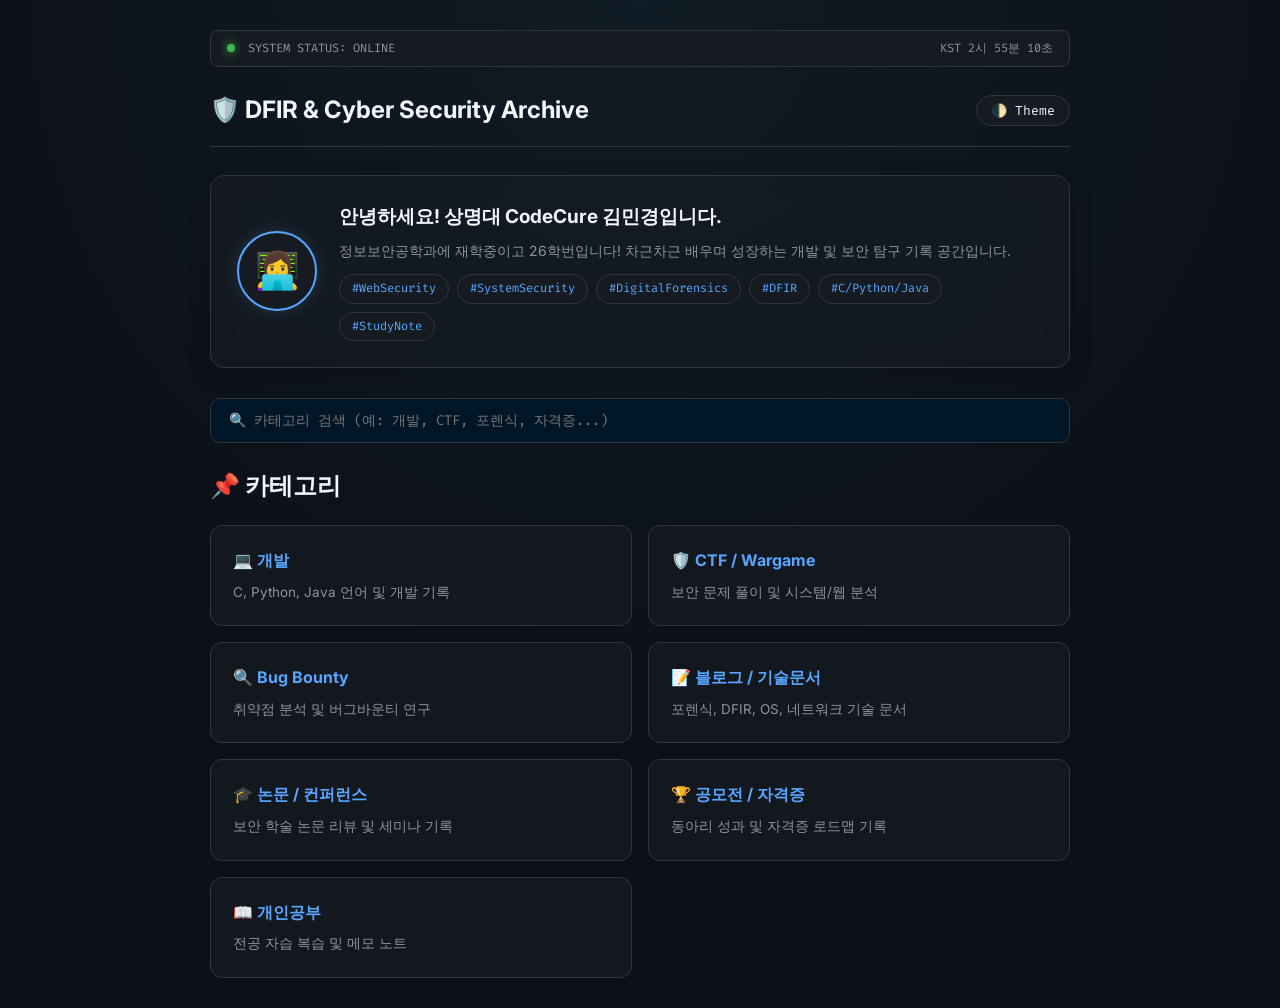
<file: index.html>
<!DOCTYPE html>
<html lang="ko">
<head>
    <meta charset="utf-8"/>
    <meta content="width=device-width, initial-scale=1.0" name="viewport"/>

    <title>DFIR &amp; Cyber Security Archive | 김민경</title>

    <!-- 트렌디한 모던 폰트 (Inter & Fira Code) -->
    <link href="https://fonts.googleapis.com" rel="preconnect"/>
    <link crossorigin="" href="https://fonts.gstatic.com" rel="preconnect"/>
    <link href="https://fonts.googleapis.com/css2?family=Fira+Code:wght@400;600&amp;family=Inter:wght@400;500;600;700&amp;display=swap" rel="stylesheet"/>

    <link href="style.css" rel="stylesheet"/>
</head>

<body>
<div class="container">

    <!-- ==================== [페이지 1] 미션 #4 본문 ==================== -->

    <!-- ==================== [페이지 2] VAPD 논문 심층 리뷰 상세 본문 ==================== -->

    <!-- ==================== [신규 게시글] IDS/IPS 학습 정리 ==================== -->

    <!-- ==================== [신규 게시글] Fuzzer & Fuzzing 학습 정리 ==================== -->

    <!-- ==================== [신규 게시글] OWASP Top 10 학습 정리 ==================== -->

    <!-- ==================== [신규 게시글] 개인정보 보호법 판례 분석 ==================== -->


    <!-- ==================== [블로그 / 기술문서 목록] ==================== -->
    <div class="page" id="doc">

        <a class="back-btn" href="#">← 메인 화면으로 돌아가기</a>

        <div class="page-header">
            <h1>📝 블로그 / 기술문서</h1>
            <p style="color:var(--text-secondary)">
                보안 개념 학습과 기술 문서를 기록하는 공간입니다.
            </p>
        </div>

        <div class="post-list">

            <!-- ==================== 보안 사고 분석 모음 (3개 글) ==================== -->
            <a class="post-card" href="posts/security-incidents/index.html">

                <div class="post-meta">
                    <span>2026.11.17</span>
                    <span>Security Incidents · Collection</span>
                </div>

                <h3 class="post-title">
                    📁 개인정보보호 및 보안사고 분석
                </h3>

                <p class="post-desc">
                    티빙 개인정보 유출 사고, 교원그룹 랜섬웨어 공격 사건,
                    EU 집행위원회 클라우드 공급망 공격 사건을 각각 분석한 글 모음
                </p>

                <div class="post-subtags">
                    <span class="subtag">Data Breach</span>
                    <span class="subtag">Ransomware</span>
                    <span class="subtag">Cloud Security</span>
                </div>

            </a>


            <!-- ==================== 개인정보 보호법 판례 분석 게시글 ==================== -->
            <a class="post-card" href="posts/privacy-case.html">

                <div class="post-meta">
                    <span>2026.11.17</span>
                    <span>Privacy Law</span>
                </div>

                <h3 class="post-title">
                    ⚖️ 개인정보 보호법 판례 분석 - 공개된 개인정보의 수집과 이용
                </h3>

                <p class="post-desc">
                    대법원 2014다235080 판결을 중심으로
                    공개된 개인정보의 상업적 이용,
                    개인정보자기결정권, 법원의 판단 기준 및
                    상급심 판결 비교와 실무적 시사점 분석
                </p>

                <div class="post-subtags">
                    <span class="subtag">Privacy Law</span>
                    <span class="subtag">Case Study</span>
                    <span class="subtag">Personal Information</span>
                </div>

            </a>


            <!-- ==================== OWASP Top 10 (2025) 게시글 ==================== -->
            <a class="post-card" href="posts/owasp-injection.html">

                <div class="post-meta">
                    <span>2026.11.13</span>
                    <span>Web Security</span>
                </div>

                <h3 class="post-title">
                    🔐 OWASP Top 10 (2025) - A05 인젝션 취약점 분석
                </h3>

                <p class="post-desc">
                    OWASP Top 10 보안 위험과 A05 인젝션의 개념,
                    SQL 인젝션 동작 원리, 주요 공격 유형,
                    탐지 방법 및 예방 대책 학습 정리
                </p>

                <div class="post-subtags">
                    <span class="subtag">OWASP Top 10</span>
                    <span class="subtag">Injection</span>
                    <span class="subtag">Web Security</span>
                </div>

            </a>


            <!-- ==================== Fuzzer & Fuzzing 게시글 ==================== -->
            <a class="post-card" href="posts/fuzzing.html">

                <div class="post-meta">
                    <span>2026.11.13</span>
                    <span>Software Security</span>
                </div>

                <h3 class="post-title">
                    🧪 Fuzzer와 Fuzzing - 퍼징 기법과 퍼저 비교
                </h3>

                <p class="post-desc">
                    퍼징의 정의와 동작 원리, 종류,
                    AFL++·Jackalope·libFuzzer의 특징 및 차이점 학습 정리
                </p>

                <div class="post-subtags">
                    <span class="subtag">Fuzzing</span>
                    <span class="subtag">Fuzzer</span>
                    <span class="subtag">Software Security</span>
                </div>

            </a>


            <!-- ==================== IDS/IPS 게시글 ==================== -->
            <a class="post-card" href="posts/ids-ips.html">

                <div class="post-meta">
                    <span>2026.11.12</span>
                    <span>Network Security</span>
                </div>

                <h3 class="post-title">
                    🛡️ 침입 탐지 및 방지 시스템(IDS/IPS)
                </h3>

                <p class="post-desc">
                    IDS와 IPS의 개념, 동작 원리, 유형,
                    활용 방법, 장단점 및 차이점 학습 정리
                </p>

                <div class="post-subtags">
                    <span class="subtag">IDS</span>
                    <span class="subtag">IPS</span>
                    <span class="subtag">Network Security</span>
                </div>

            </a>


            <!-- ==================== 회고 게시글 ==================== -->
            <a class="post-card" href="posts/retrospective.html">

                <div class="post-meta">
                    <span>2026.11.07</span>
                    <span>Reflection · Knights Frontier</span>
                </div>

                <h3 class="post-title">
                    📝 보안 입문자로서의 회고
                </h3>

                <p class="post-desc">
                    보안의 첫 시작 이후, 내가 마주한 한계와 부족한 점,
                    부족한 점을 채워나갈 앞으로의 계획 및 성장에 대한 다짐
                </p>

                <div class="post-subtags">
                    <span class="subtag">Reflection</span>
                    <span class="subtag">Security Journey</span>
                    <span class="subtag">Knights Frontier</span>
                    <span class="subtag">DFIR</span>
                </div>

            </a>


            <!-- ==================== 미션 #4 게시글 ==================== -->
            <a class="post-card" href="posts/mission4.html">

                <div class="post-meta">
                    <span>2026.11.07</span>
                    <span>필수 미션</span>
                </div>

                <h3 class="post-title">
                    📝 미션 #4 - '나'에 대해 기록하기
                </h3>

                <p class="post-desc">
                    가치관, 진로, 활동 목표를 정리한 자기 탐색 기록
                </p>

                <div class="post-subtags">
                    <span class="subtag">Reflection</span>
                    <span class="subtag">Mission</span>
                </div>

            </a>

        </div>
    </div>


    <!-- ==================== [논문 / 컨퍼런스 목록] ==================== -->
    <div class="page" id="conf">

        <a class="back-btn" href="#">← 메인 화면으로 돌아가기</a>

        <div class="page-header">
            <h1>🎓 논문 / 컨퍼런스</h1>
            <p style="color:var(--text-secondary)">
                보안 논문 리뷰 및 연구 학습 기록입니다.
            </p>
        </div>

        <div class="post-list">

            <!-- ==================== 미션 #17 논문 트렌드 분석 ==================== -->
            <a class="post-card" href="posts/kairos-paper-trends.html">

                <div class="post-meta">
                    <span>2026.11.20</span>
                    <span>Paper Trend Analysis</span>
                </div>

                <h3 class="post-title">
                    📊 미션 #17 - 논문 트렌드 분석
                </h3>

                <p class="post-desc">
                    출처 정보 기반 침입 탐지 기술의 연구 흐름 분석.
                    HOLMES, UNICORN, KAIROS, ORTHRUS,
                    Sometimes Simpler is Better 등 논문 5편의
                    핵심 기술, 연구 성과, 한계점 및 최신 트렌드 비교
                </p>

                <div class="post-subtags">
                    <span class="subtag">Paper Review</span>
                    <span class="subtag">Research Trends</span>
                    <span class="subtag">Intrusion Detection</span>
                    <span class="subtag">DFIR</span>
                </div>

            </a>


            <!-- ==================== VAPD 논문 리뷰 ==================== -->
            <a class="post-card" href="posts/vapd.html">

                <div class="post-meta">
                    <span>2026.11.07</span>
                    <span>USENIX Security '25</span>
                </div>

                <h3 class="post-title">
                    🎓 VAPD: An Anomaly Detection Model for PDF Malware Forensics with Adversarial Robustness
                </h3>

                <p class="post-desc">
                    악성 PDF 이상 탐지와 적대적 강인성,
                    이상 위치 식별에 관한 논문 심층 리뷰
                </p>

                <div class="post-subtags">
                    <span class="subtag">Paper Review</span>
                    <span class="subtag">DFIR</span>
                </div>

            </a>

        </div>
    </div>


    <!-- ==================== [공모전 / 자격증] ==================== -->
    <div class="page" id="cert">

        <a class="back-btn" href="#">← 메인 화면으로 돌아가기</a>

        <div class="page-header">
            <h1>🏆 공모전 / 자격증</h1>
            <p style="color: var(--text-secondary); margin: 6px 0 0 0;">
                대외활동, 보안 경진대회 및 보안 관련 자격증 로드맵 기록 공간입니다.
            </p>
        </div>

        <div class="post-list">
            <div class="empty-notice">
                📂 아직 등록된 게시글이 없습니다. 새로운 기록을 작성해 보세요!
            </div>
        </div>

    </div>


    <!-- ==================== [개인공부] ==================== -->
    <div class="page" id="study">

        <a class="back-btn" href="#">← 메인 화면으로 돌아가기</a>

        <div class="page-header">
            <h1>📖 개인공부 (Study &amp; Note)</h1>
            <p style="color: var(--text-secondary); margin: 6px 0 0 0;">
                전공 수업 복습, 자습 노트, 개인 메모 공간입니다.
            </p>
        </div>

        <div class="post-list">
            <div class="empty-notice">
                📂 아직 등록된 게시글이 없습니다. 새로운 기록을 작성해 보세요!
            </div>
        </div>

    </div>


    <!-- ==================== [메인 홈 화면] ==================== -->
    <div id="home-view">

        <div class="system-bar">
            <div>
                <span class="status-dot"></span>
                SYSTEM STATUS: ONLINE
            </div>
            <div id="live-time">KST --:--:--</div>
        </div>

        <div class="site-header">
            <h1>🛡️ DFIR &amp; Cyber Security Archive</h1>
            <button class="theme-toggle-btn" onclick="toggleTheme()">
                🌓 Theme
            </button>
        </div>

        <div class="profile-card">

            <div class="profile-avatar">👩‍💻</div>

            <div class="profile-info">

                <h2>
                    안녕하세요! 상명대 CodeCure 김민경입니다.
                </h2>

                <p>
                    정보보안공학과에 재학중이고 26학번입니다!
                    차근차근 배우며 성장하는 개발 및 보안 탐구 기록 공간입니다.
                </p>

                <div class="profile-tags">
                    <span class="tag">#WebSecurity</span>
                    <span class="tag">#SystemSecurity</span>
                    <span class="tag">#DigitalForensics</span>
                    <span class="tag">#DFIR</span>
                    <span class="tag">#C/Python/Java</span>
                    <span class="tag">#StudyNote</span>
                </div>

            </div>
        </div>


        <!-- ==================== 검색창 ==================== -->
        <div class="search-container">
            <input
                class="search-input"
                id="searchInput"
                onkeyup="filterCards()"
                placeholder="🔍 카테고리 검색 (예: 개발, CTF, 포렌식, 자격증...)"
                type="text"
            />
        </div>


        <h2>📌 카테고리</h2>

        <div class="grid" id="cardGrid">

            <a class="card-item" href="#dev">
                <div class="card">
                    <h3>💻 개발</h3>
                    <p>C, Python, Java 언어 및 개발 기록</p>
                </div>
            </a>

            <a class="card-item" href="#ctf">
                <div class="card">
                    <h3>🛡️ CTF / Wargame</h3>
                    <p>보안 문제 풀이 및 시스템/웹 분석</p>
                </div>
            </a>

            <a class="card-item" href="#bug">
                <div class="card">
                    <h3>🔍 Bug Bounty</h3>
                    <p>취약점 분석 및 버그바운티 연구</p>
                </div>
            </a>

            <a class="card-item" href="#doc">
                <div class="card">
                    <h3>📝 블로그 / 기술문서</h3>
                    <p>포렌식, DFIR, OS, 네트워크 기술 문서</p>
                </div>
            </a>

            <a class="card-item" href="#conf">
                <div class="card">
                    <h3>🎓 논문 / 컨퍼런스</h3>
                    <p>보안 학술 논문 리뷰 및 세미나 기록</p>
                </div>
            </a>

            <a class="card-item" href="#cert">
                <div class="card">
                    <h3>🏆 공모전 / 자격증</h3>
                    <p>동아리 성과 및 자격증 로드맵 기록</p>
                </div>
            </a>

            <a class="card-item" href="#study">
                <div class="card">
                    <h3>📖 개인공부</h3>
                    <p>전공 자습 복습 및 메모 노트</p>
                </div>
            </a>

        </div>
    </div>

</div>


<script>
    function updateClock() {
        const now = new Date();

        const timeString = now.toLocaleTimeString('ko-KR', {
            hour12: false
        });

        document.getElementById('live-time').innerText =
            'KST ' + timeString;
    }

    setInterval(updateClock, 1000);
    updateClock();


    function toggleTheme() {
        document.body.classList.toggle('light-mode');
    }


    function filterCards() {
        const input = document.getElementById('searchInput')
            .value.toLowerCase();

        const cards = document.querySelectorAll('.card-item');

        cards.forEach(card => {
            const text = card.innerText.toLowerCase();

            if (text.includes(input)) {
                card.style.display = 'block';
            } else {
                card.style.display = 'none';
            }
        });
    }
</script>

</body>
</html>
</file>
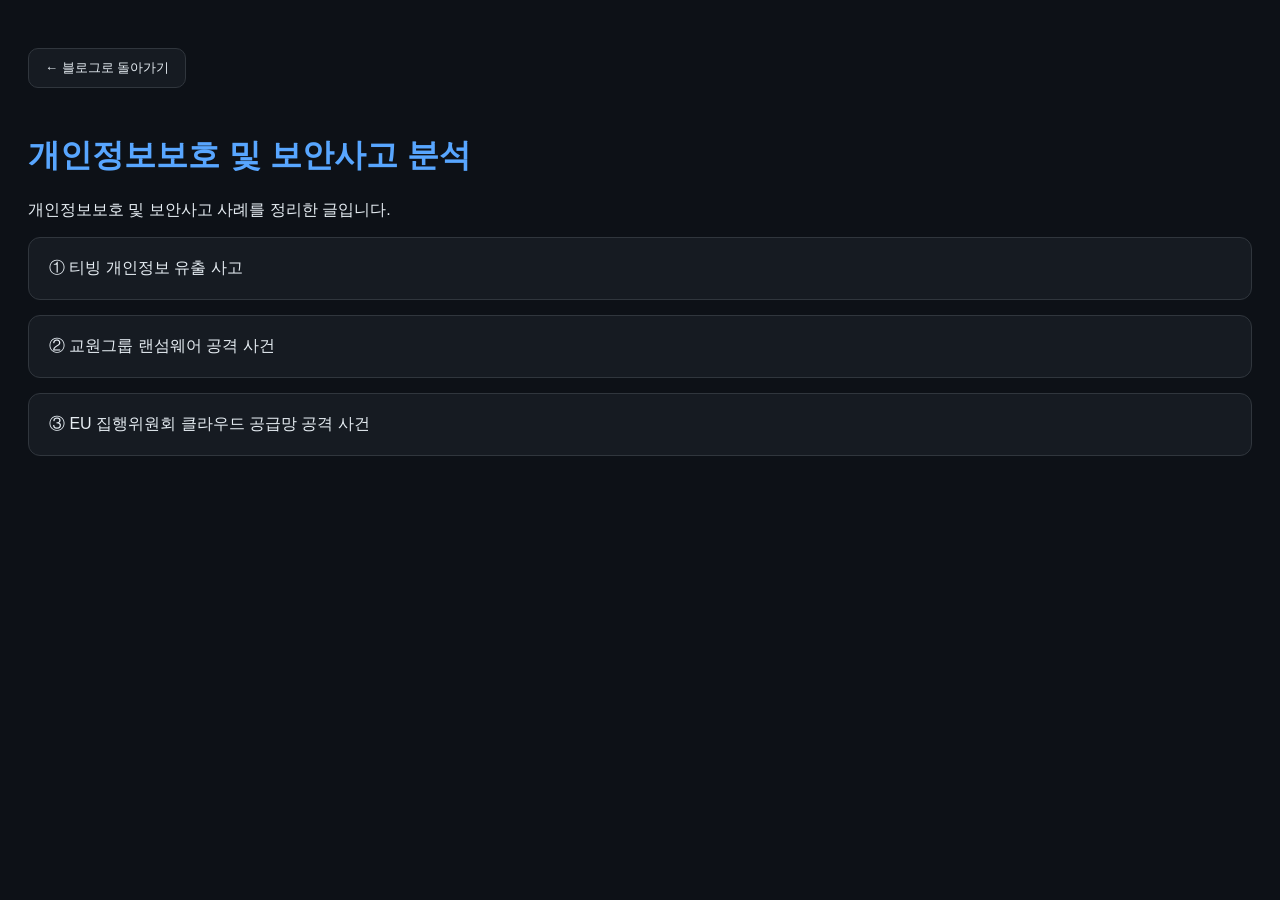
<file: posts/security-incidents/index.html>
<!DOCTYPE html>
<html lang="ko">
<head>
    <meta charset="UTF-8">
    <meta name="viewport" content="width=device-width, initial-scale=1.0">
    <title>개인정보보호 및 보안사고 분석</title>

    <style>
        body {
            background-color: #0d1117;
            color: #e6edf3;
            font-family: Arial, sans-serif;
            padding: 40px 20px;
        }

        h1 {
            color: #58a6ff;
        }

        .card {
            display: block;
            background-color: #161b22;
            border: 1px solid #30363d;
            border-radius: 12px;
            padding: 20px;
            margin: 15px 0;
            color: #e6edf3;
            text-decoration: none;
        }

        .card:hover {
            border-color: #58a6ff;
        }

        /* 뒤로가기 버튼 */
        .back-button {
            display: inline-block;
            background-color: #161b22;
            border: 1px solid #30363d;
            border-radius: 10px;
            padding: 10px 16px;
            margin-bottom: 25px;
            color: #e6edf3;
            font-size: 13px;
            text-decoration: none;
            transition: 0.2s;
        }

        .back-button:hover {
            background-color: #1b2a3d;
            border-color: #58a6ff;
            color: #58a6ff;
        }
    </style>
</head>

<body>

    <!-- 블로그로 돌아가기 버튼 -->
    <a class="back-button" href="/">
        ← 블로그로 돌아가기
    </a>

    <h1>개인정보보호 및 보안사고 분석</h1>

    <p>개인정보보호 및 보안사고 사례를 정리한 글입니다.</p>

    <a class="card"
       href="/posts/security-incidents/tving.html">
        ① 티빙 개인정보 유출 사고
    </a>

    <a class="card"
       href="/posts/security-incidents/kyowon-ransomware.html">
        ② 교원그룹 랜섬웨어 공격 사건
    </a>

    <a class="card"
       href="/posts/security-incidents/eu-cloud-attack.html">
        ③ EU 집행위원회 클라우드 공급망 공격 사건
    </a>

</body>
</html>
</file>
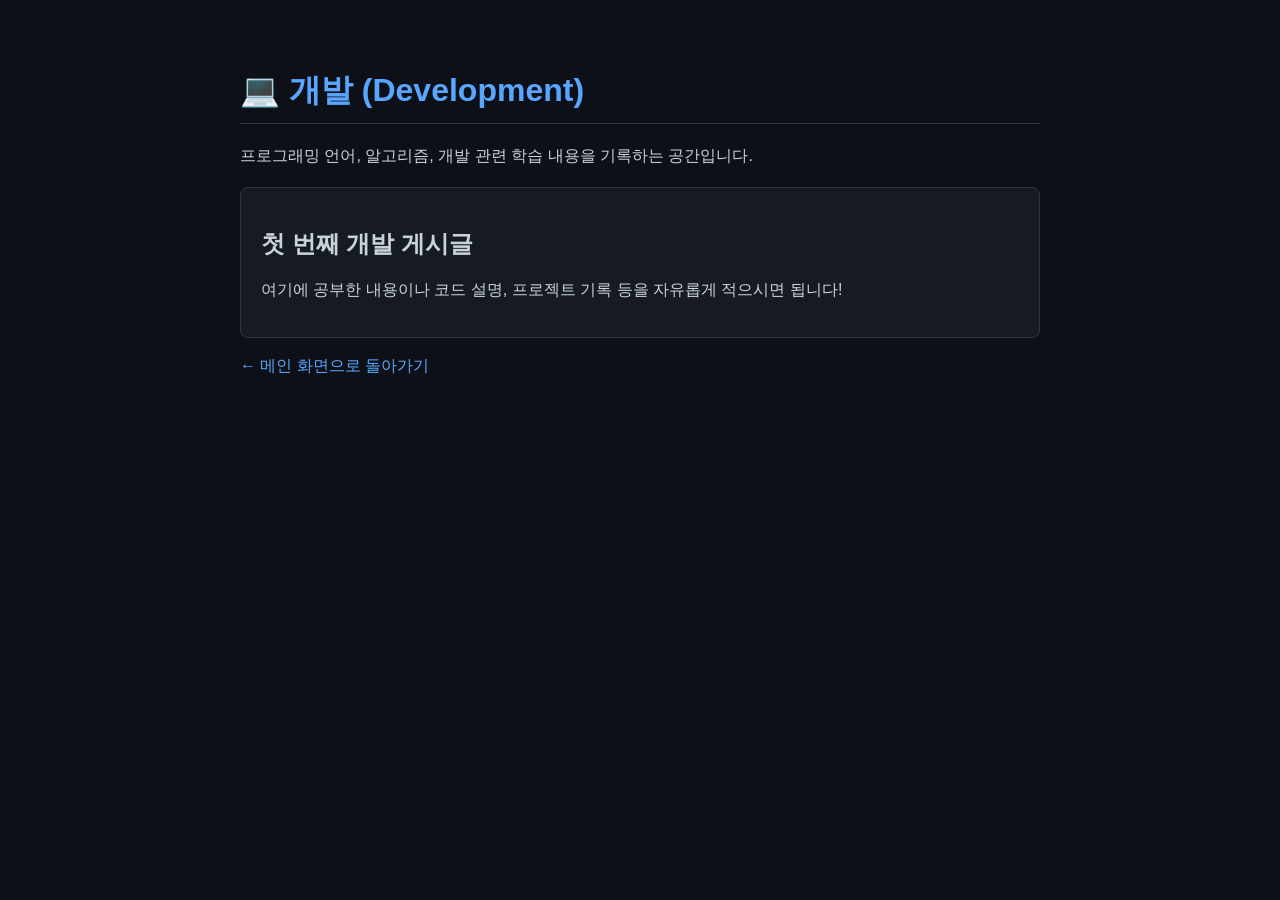
<file: dev.html>
<!DOCTYPE html>
<html lang="ko">
<head>
    <meta charset="UTF-8">
    <title>개발 - 개인 기술 블로그</title>
    <style>
        body { font-family: sans-serif; background: #0d1117; color: #c9d1d9; padding: 40px; }
        .container { max-width: 800px; margin: 0 auto; }
        h1 { color: #58a6ff; border-bottom: 1px solid #30363d; padding-bottom: 10px; }
        .post { background: #161b22; border: 1px solid #30363d; border-radius: 8px; padding: 20px; margin-top: 20px; }
        a { color: #58a6ff; text-decoration: none; }
        a:hover { text-decoration: underline; }
    </style>
</head>
<body>
    <div class="container">
        <h1>💻 개발 (Development)</h1>
        <p>프로그래밍 언어, 알고리즘, 개발 관련 학습 내용을 기록하는 공간입니다.</p>
        
        <div class="post">
            <h2>첫 번째 개발 게시글</h2>
            <p>여기에 공부한 내용이나 코드 설명, 프로젝트 기록 등을 자유롭게 적으시면 됩니다!</p>
        </div>

        <br>
        <a href="index.html">← 메인 화면으로 돌아가기</a>
    </div>
</body>
</html>
</file>
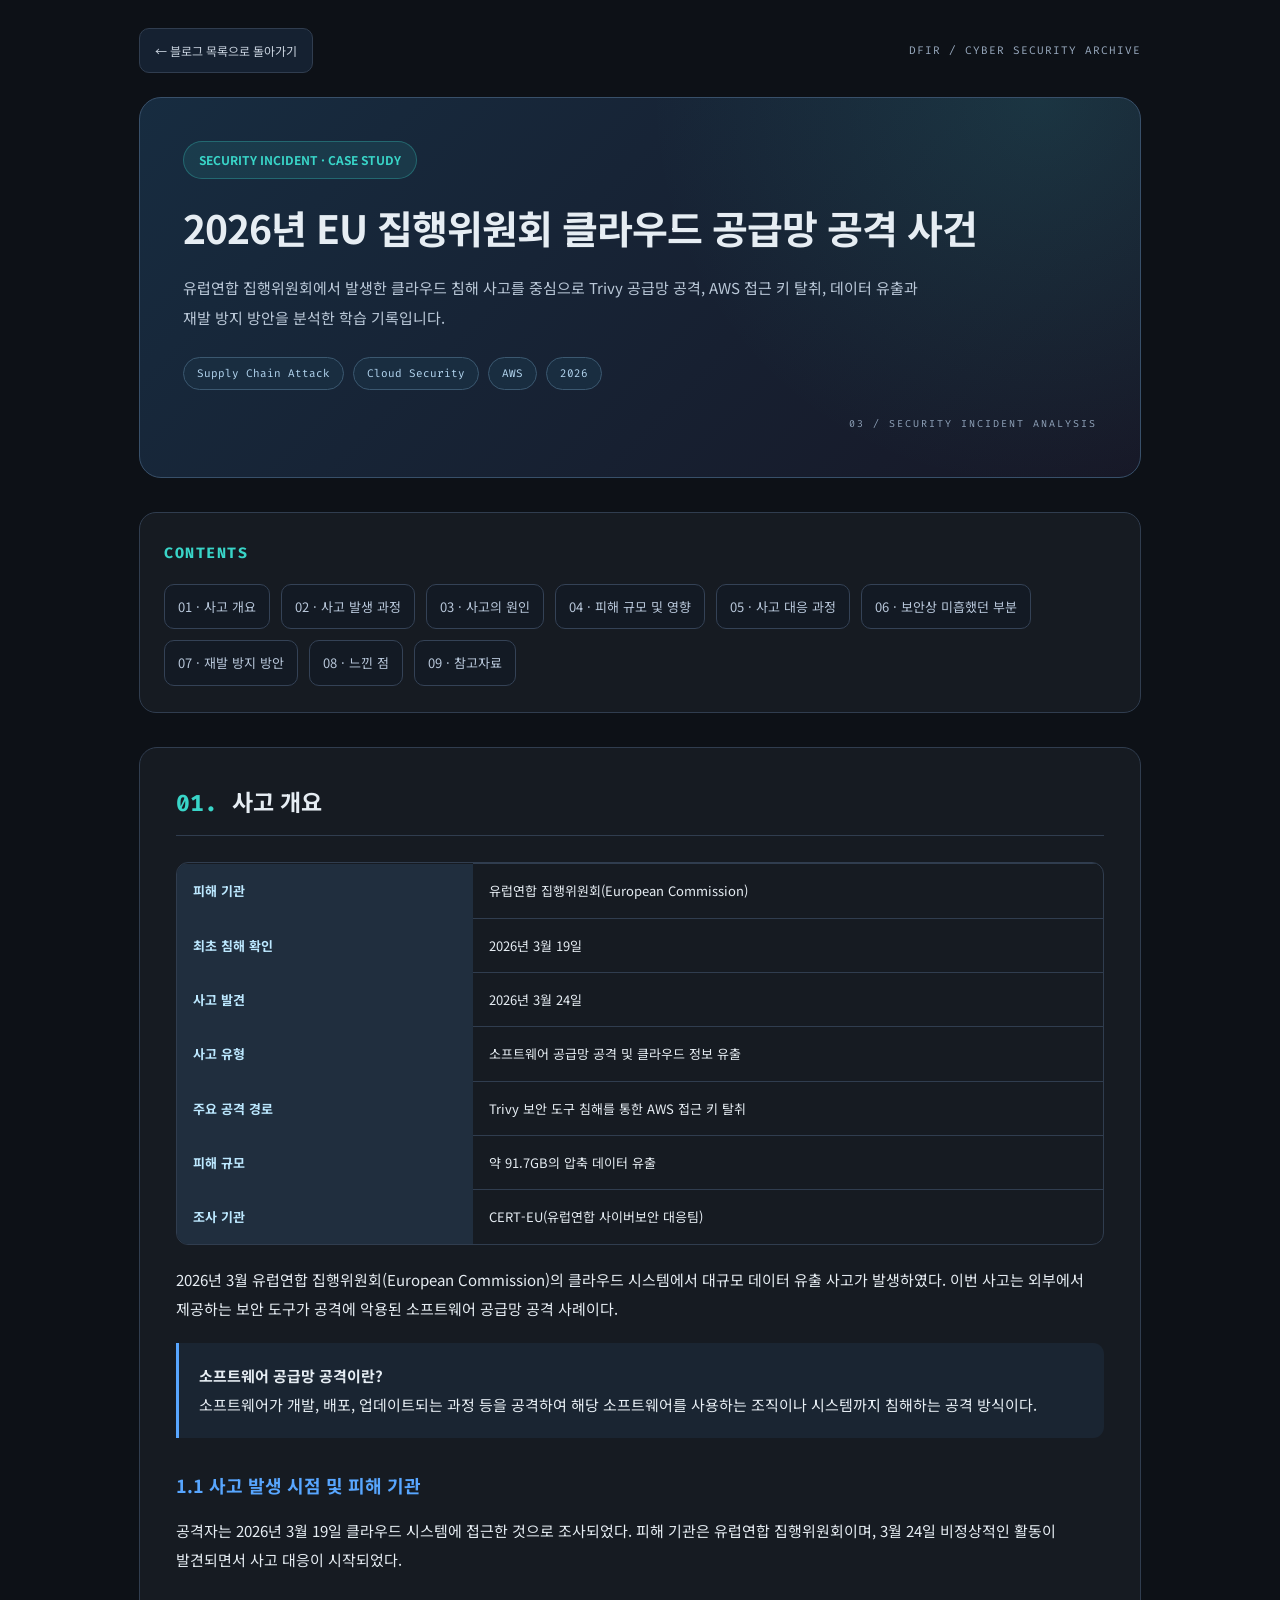
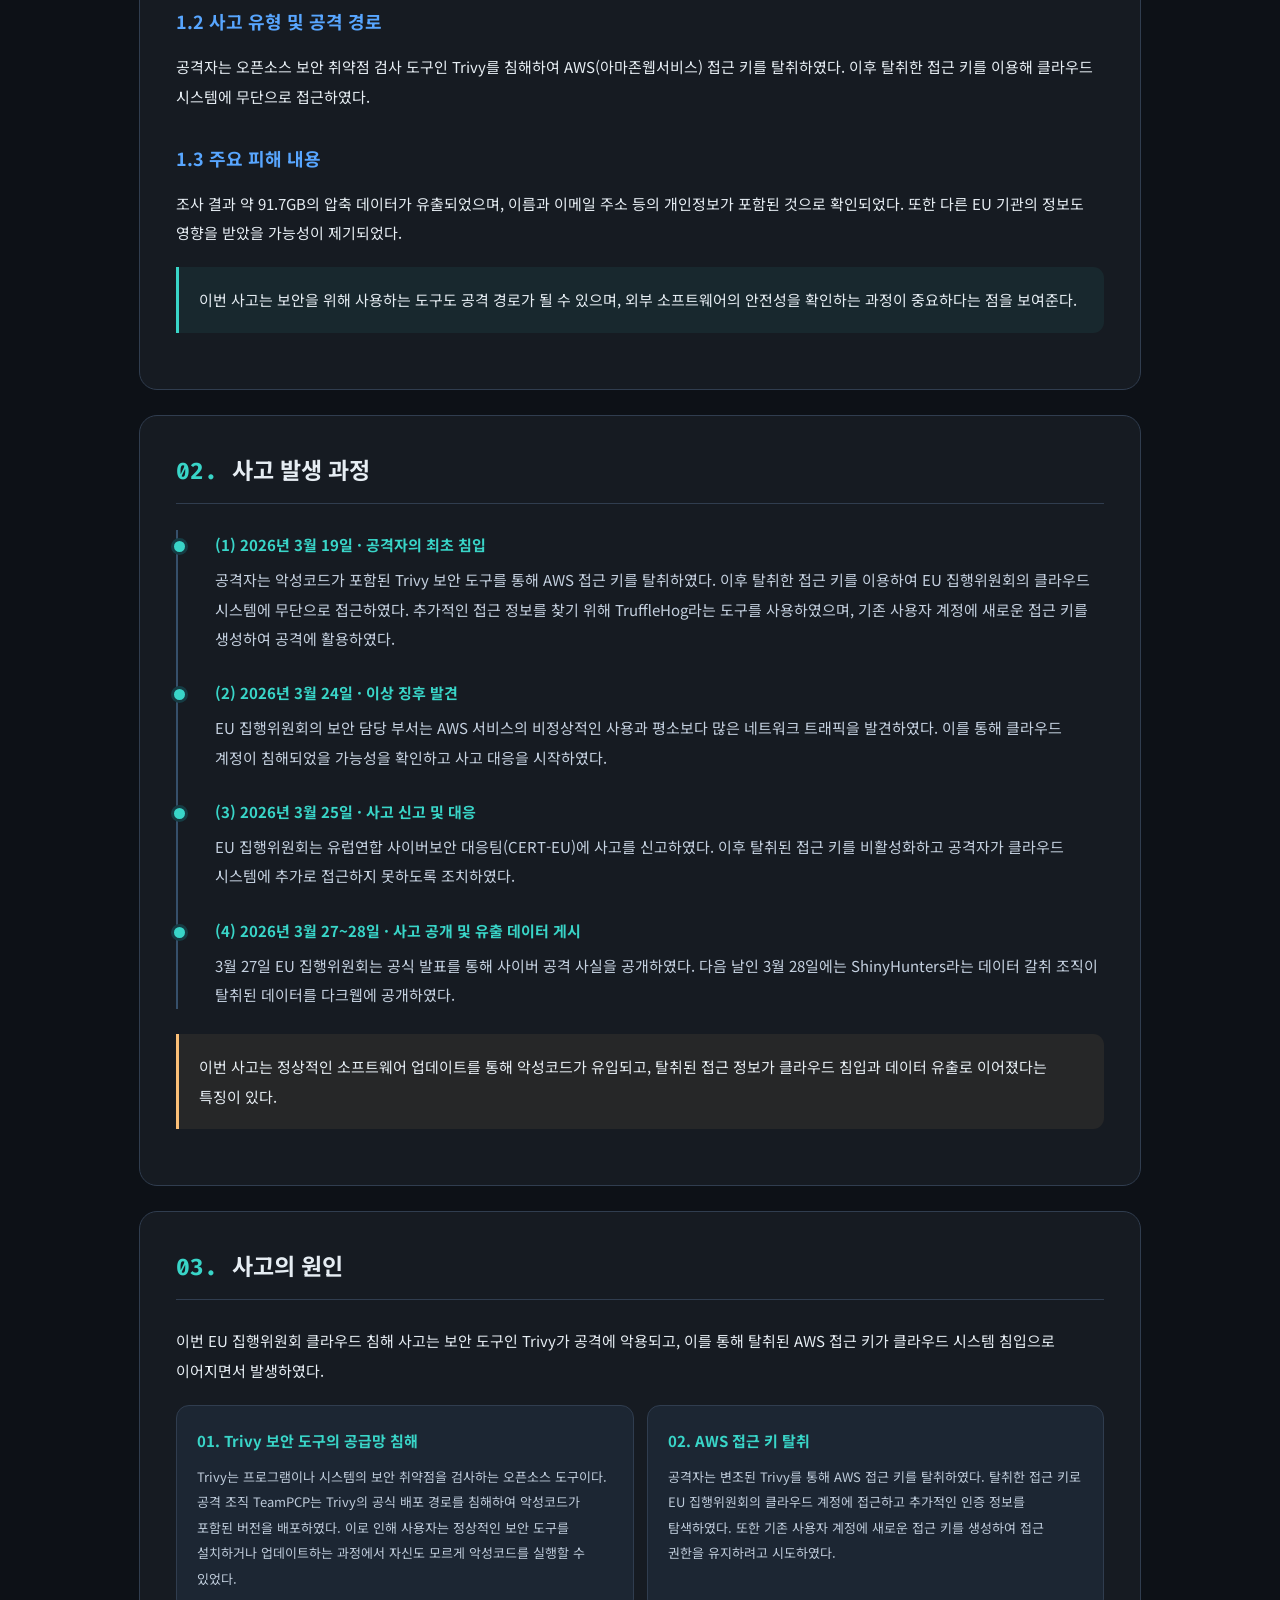
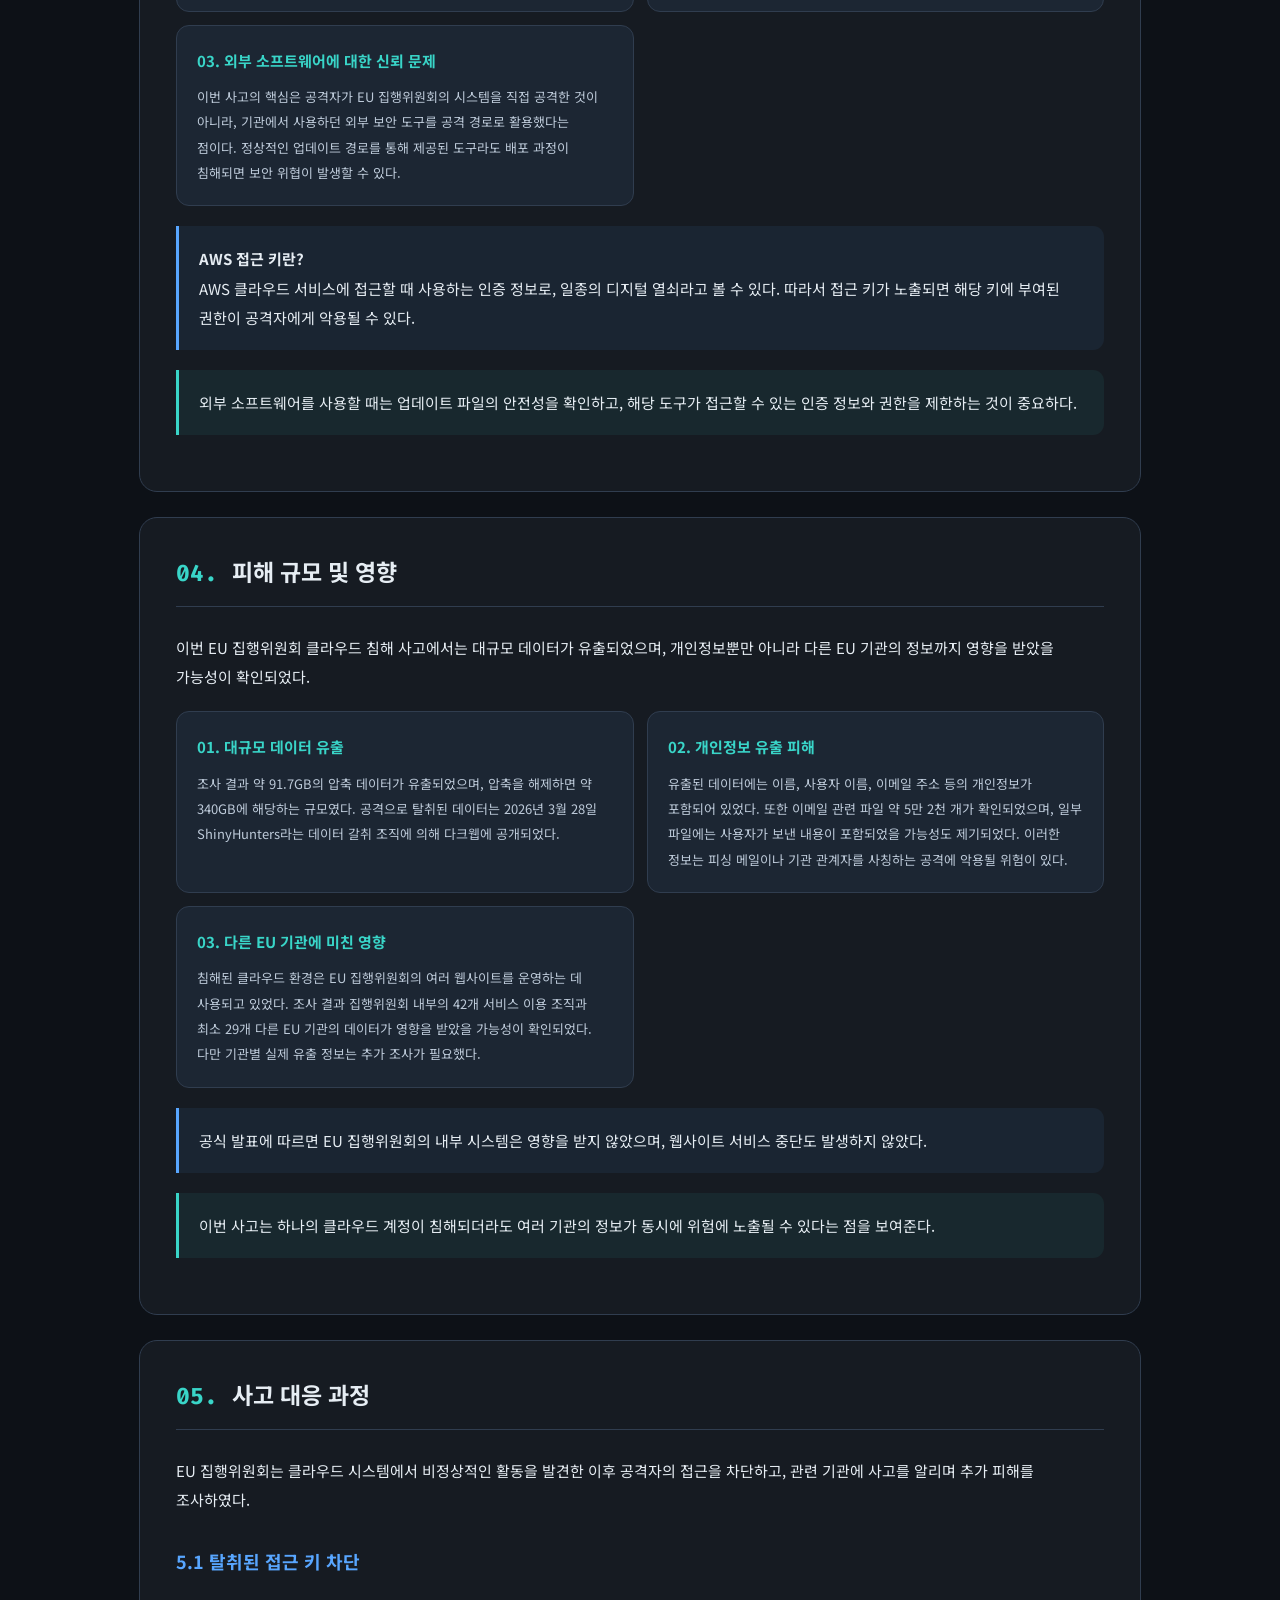
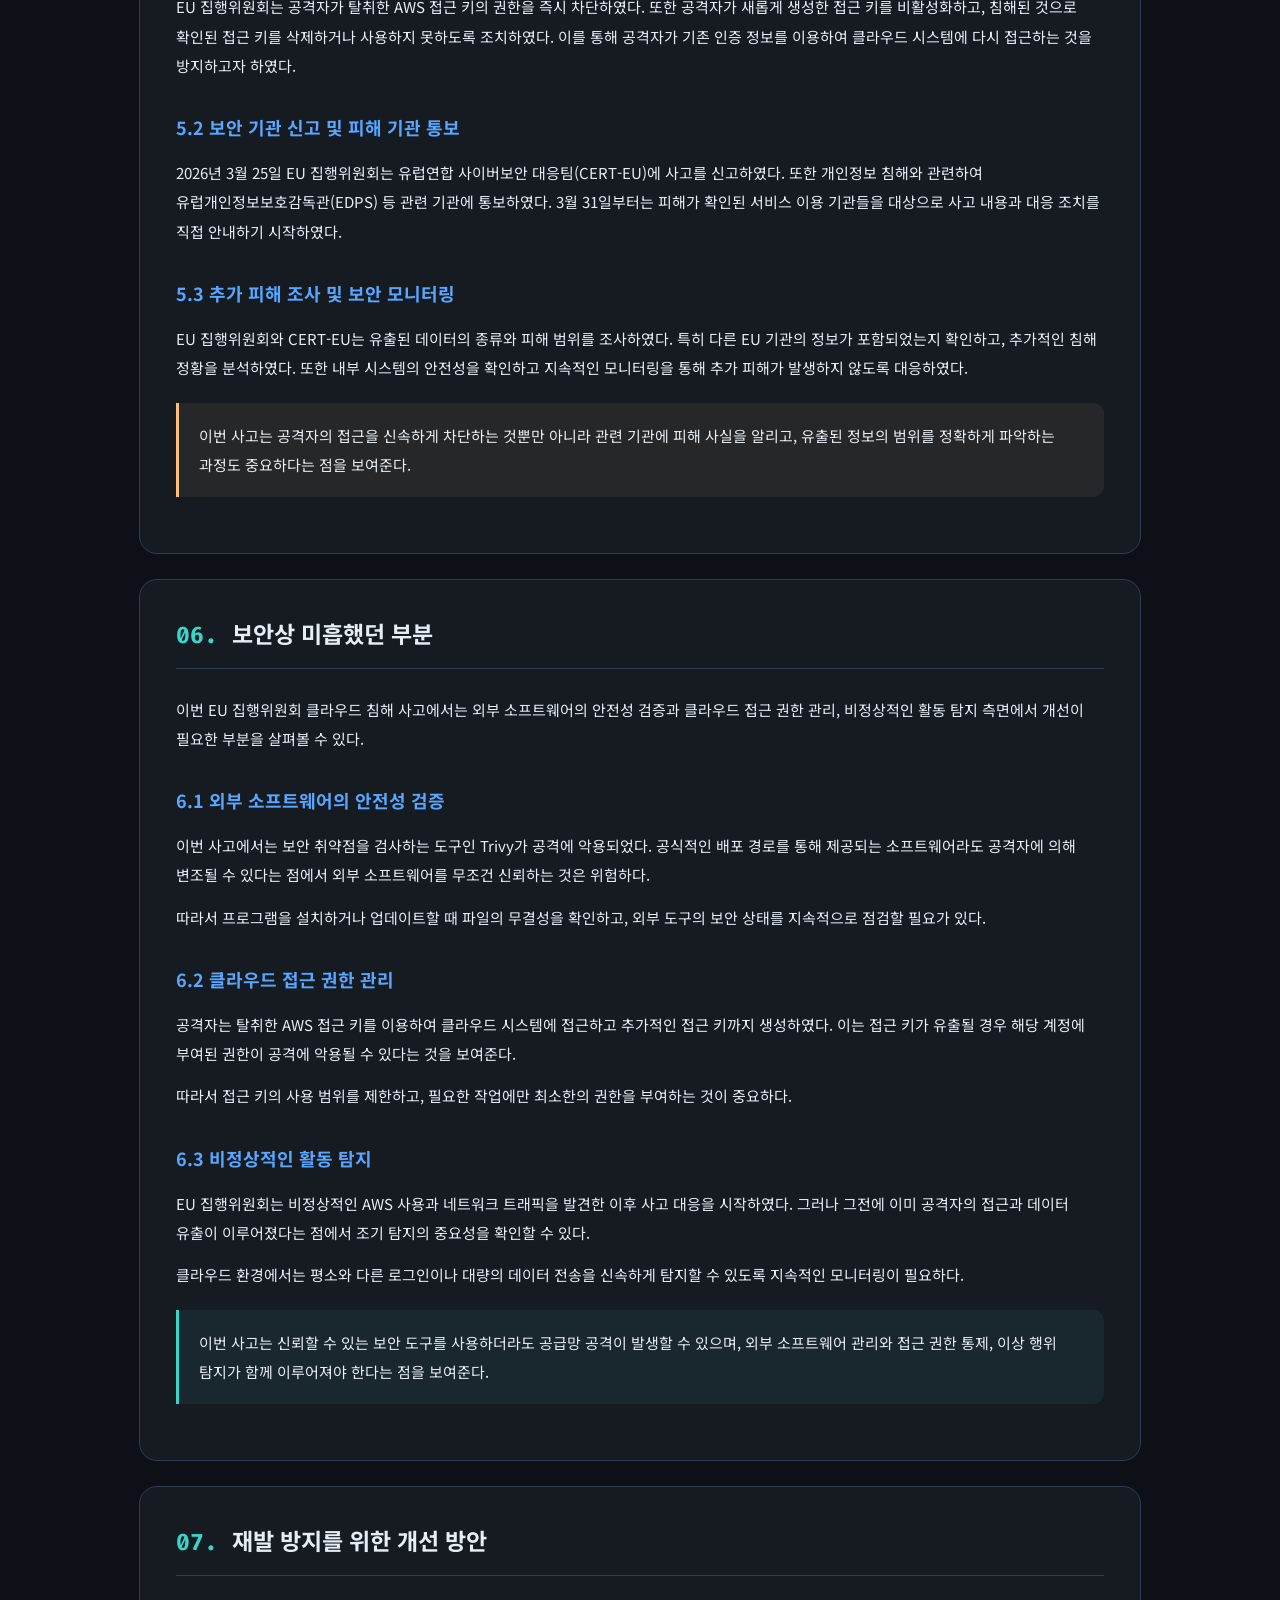
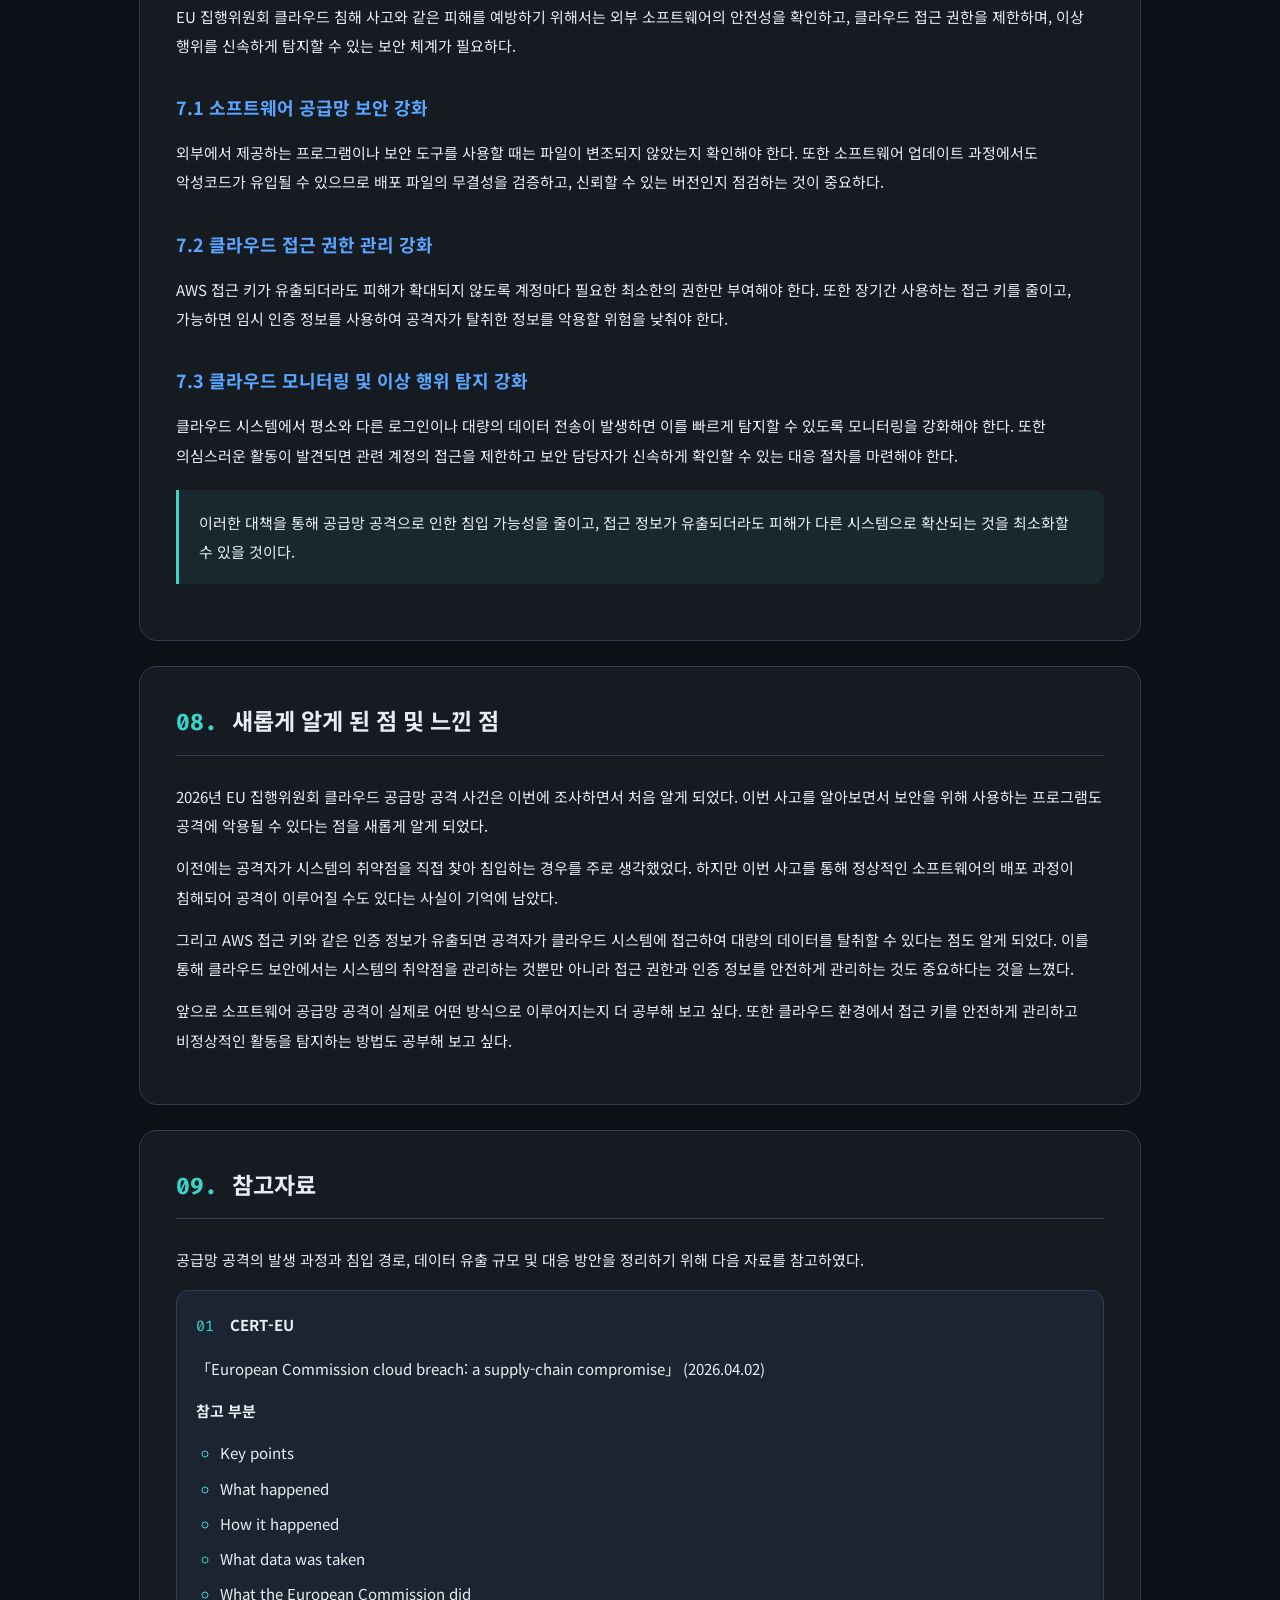
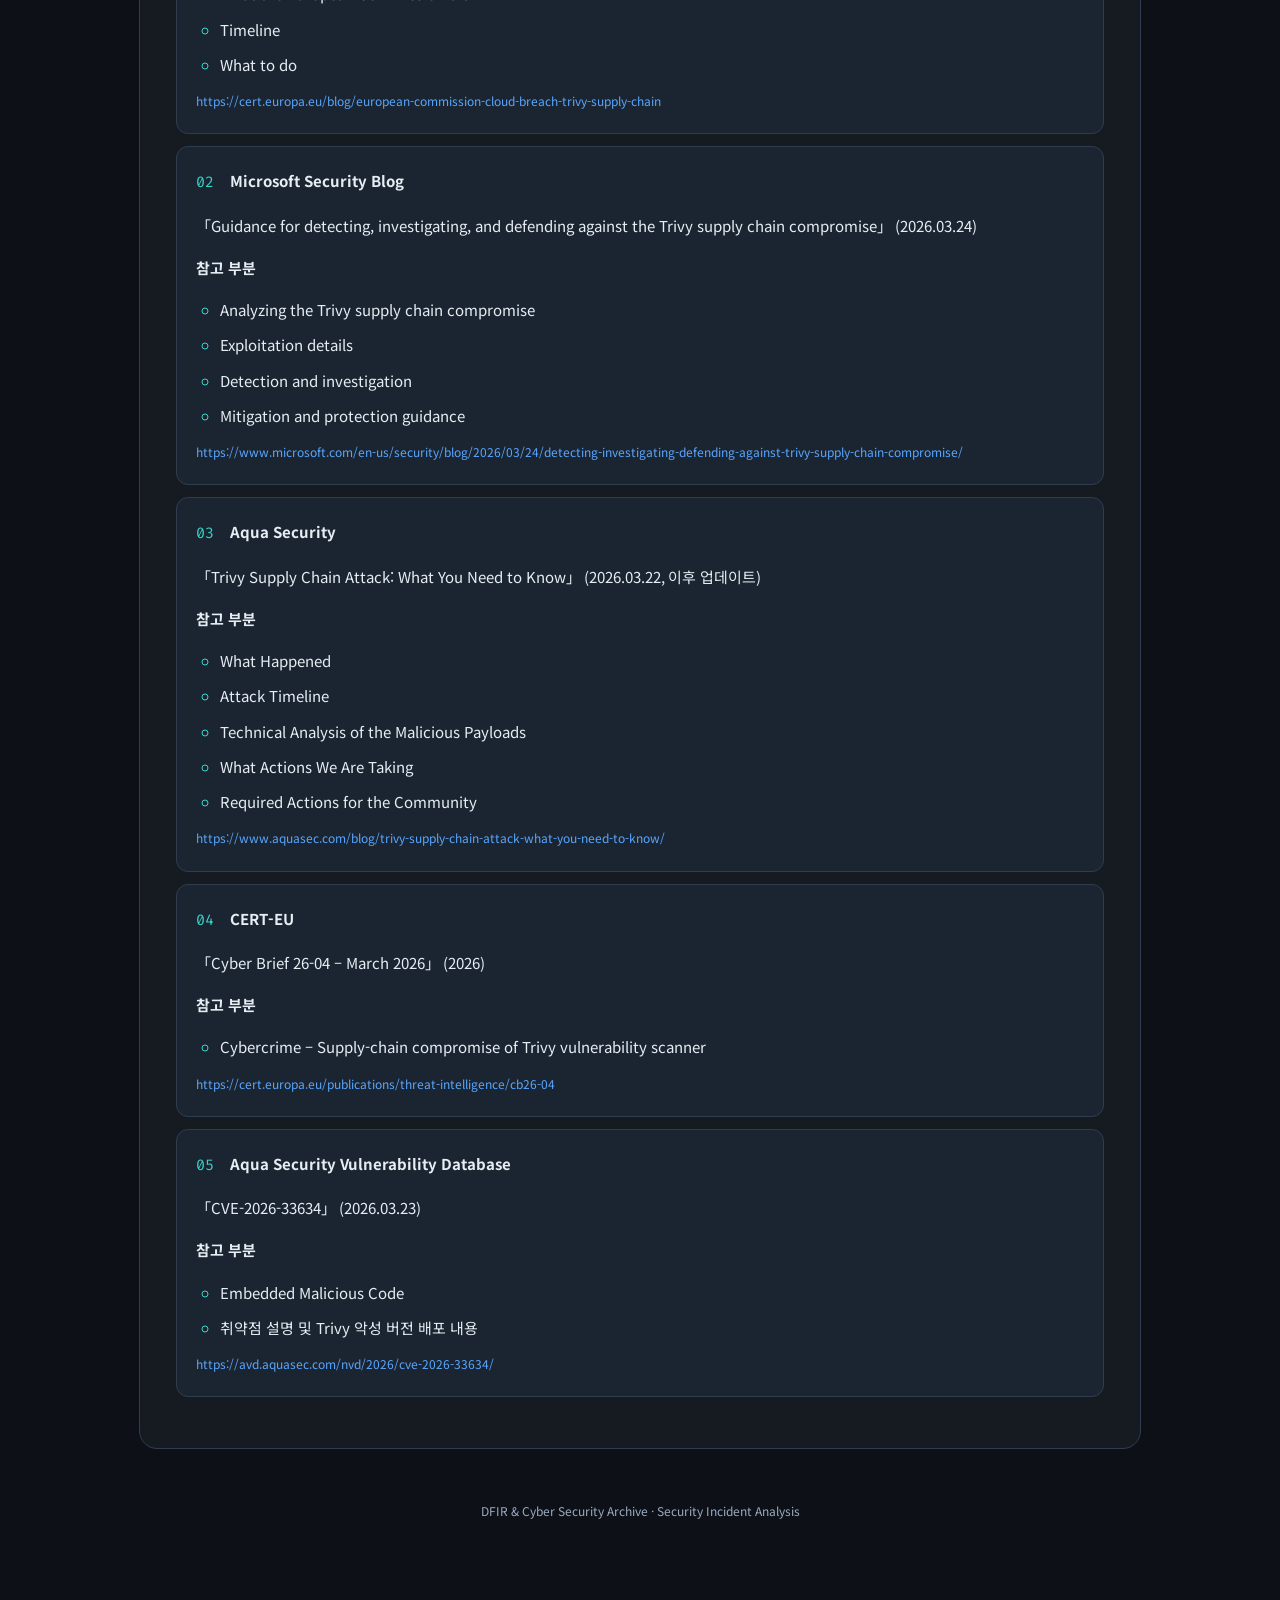
<file: posts/eu-cloud-attack.html>
<!DOCTYPE html>
<html lang="ko">
<head>
<meta charset="UTF-8">
<meta name="viewport" content="width=device-width, initial-scale=1.0">
<title>2026년 EU 집행위원회 클라우드 공급망 공격 사건 | DFIR & Cyber Security Archive</title>

<link href="https://fonts.googleapis.com/css2?family=Fira+Code:wght@400;500;600&family=Noto+Sans+KR:wght@400;500;600;700;800&display=swap" rel="stylesheet">

<style>
:root {
    --bg: #0d1117;
    --surface: #161b22;
    --soft: #1c2633;
    --border: #303d4f;
    --text: #e6edf3;
    --muted: #9aabc0;
    --blue: #58a6ff;
    --cyan: #39d5c8;
    --orange: #fbbf77;
}

* { box-sizing: border-box; }
html { scroll-behavior: smooth; }

body {
    margin: 0;
    background: var(--bg);
    color: var(--text);
    font-family: "Noto Sans KR", sans-serif;
    font-size: 15px;
    line-height: 1.95;
    word-break: keep-all;
}

a { color: var(--blue); text-decoration: none; }
a:hover { text-decoration: underline; }

.container {
    max-width: 1050px;
    margin: auto;
    padding: 28px 24px 90px;
}

.top-nav {
    display: flex;
    justify-content: space-between;
    align-items: center;
    gap: 15px;
    margin-bottom: 24px;
}

.back {
    padding: 10px 15px;
    background: #152131;
    border: 1px solid var(--border);
    border-radius: 10px;
    font-size: 12px;
    color: #cbd5e1;
}

.archive {
    font-family: "Fira Code", monospace;
    color: var(--muted);
    font-size: 11px;
    letter-spacing: 1px;
}

.hero {
    padding: 43px;
    background:
        radial-gradient(circle at 90% 0%, rgba(57,213,200,.12), transparent 40%),
        linear-gradient(135deg, #172c40, #171827);
    border: 1px solid #38506a;
    border-radius: 22px;
    margin-bottom: 34px;
}

.eyebrow {
    display: inline-block;
    padding: 6px 15px;
    border-radius: 30px;
    background: rgba(57,213,200,.10);
    border: 1px solid rgba(57,213,200,.3);
    color: var(--cyan);
    font-size: 12px;
    font-weight: 700;
    margin-bottom: 20px;
}

.hero h1 {
    margin: 0 0 18px;
    font-size: clamp(27px, 4vw, 39px);
    line-height: 1.45;
    letter-spacing: -1px;
}

.hero p {
    max-width: 750px;
    color: #bac8d8;
    margin: 0;
}

.tags {
    display: flex;
    flex-wrap: wrap;
    gap: 9px;
    margin-top: 25px;
}

.tags span {
    padding: 5px 13px;
    border: 1px solid #3b5870;
    background: #192d40;
    color: #b5d8f2;
    border-radius: 30px;
    font-family: "Fira Code", monospace;
    font-size: 11px;
}

.hero-foot {
    margin-top: 24px;
    text-align: right;
    color: #90a3ba;
    font-size: 10px;
    font-family: "Fira Code", monospace;
    letter-spacing: 2px;
}

.contents {
    padding: 26px 24px;
    margin-bottom: 34px;
    background: var(--surface);
    border: 1px solid var(--border);
    border-radius: 17px;
}

.contents h2 {
    margin: 0 0 16px;
    color: var(--cyan);
    font-family: "Fira Code", monospace;
    font-size: 15px;
    letter-spacing: 1.5px;
}

.toc {
    display: flex;
    flex-wrap: wrap;
    gap: 11px;
}

.toc a {
    padding: 9px 13px;
    background: #131a24;
    border: 1px solid #344256;
    border-radius: 10px;
    color: #b8c7da;
    font-size: 13px;
    transition: .2s;
}

.toc a:hover {
    color: var(--blue);
    border-color: var(--blue);
    background: #1b2a3d;
    transform: translateY(-2px);
    text-decoration: none;
}

.section {
    background: var(--surface);
    border: 1px solid var(--border);
    border-radius: 18px;
    padding: 36px;
    margin-bottom: 25px;
    scroll-margin-top: 25px;
}

.section h2 {
    margin: 0 0 26px;
    padding-bottom: 15px;
    border-bottom: 1px solid var(--border);
    font-size: 23px;
    line-height: 1.5;
}

.section h2 span {
    color: var(--cyan);
    font-family: "Fira Code", monospace;
    margin-right: 8px;
}

.section h3 {
    color: var(--blue);
    font-size: 18px;
    margin: 30px 0 12px;
}

.section p { margin: 13px 0; }

.info, .success, .warning {
    padding: 18px 20px;
    margin: 20px 0;
    border-radius: 0 11px 11px 0;
}

.info {
    background: rgba(88,166,255,.07);
    border-left: 3px solid var(--blue);
}

.success {
    background: rgba(57,213,200,.07);
    border-left: 3px solid var(--cyan);
}

.warning {
    background: rgba(251,191,119,.07);
    border-left: 3px solid var(--orange);
}

.grid {
    display: grid;
    grid-template-columns: repeat(2, minmax(0, 1fr));
    gap: 13px;
    margin: 20px 0;
}

.card {
    padding: 20px;
    background: var(--soft);
    border: 1px solid var(--border);
    border-radius: 13px;
}

.card h4 {
    color: var(--cyan);
    margin: 0 0 9px;
    font-size: 15px;
}

.card p {
    margin: 0;
    color: #bdcad9;
    font-size: 13px;
}

.table-wrap {
    overflow-x: auto;
    border: 1px solid var(--border);
    border-radius: 12px;
    margin: 20px 0;
}

table {
    width: 100%;
    border-collapse: collapse;
    font-size: 13px;
}

th {
    width: 32%;
    background: #202e3e;
    color: #bce8ff;
    text-align: left;
    padding: 14px 16px;
}

td {
    padding: 14px 16px;
    border-top: 1px solid var(--border);
    vertical-align: top;
}

.timeline {
    margin: 25px 0;
    padding-left: 27px;
    border-left: 2px solid #36506b;
}

.timeline-item {
    position: relative;
    padding: 0 0 25px 10px;
}

.timeline-item:last-child { padding-bottom: 0; }

.timeline-item::before {
    content: "";
    position: absolute;
    left: -34px;
    top: 8px;
    width: 11px;
    height: 11px;
    border-radius: 50%;
    background: var(--cyan);
    border: 3px solid #163b43;
}

.timeline-item strong { color: var(--cyan); }

.timeline-item p {
    margin: 6px 0 0;
    color: #c4d0df;
}

.references {
    list-style: none;
    padding: 0;
    counter-reset: ref;
}

.references > li {
    counter-increment: ref;
    padding: 19px;
    margin-bottom: 12px;
    background: #1b2531;
    border: 1px solid var(--border);
    border-radius: 12px;
    overflow-wrap: anywhere;
}

.references > li::before {
    content: counter(ref, decimal-leading-zero);
    color: var(--cyan);
    font-family: "Fira Code", monospace;
    margin-right: 12px;
}

.references ul { padding-left: 24px; }
.references ul li { margin: 6px 0; }
.references ul li::marker { color: var(--cyan); }

.references a {
    font-size: 12px;
    overflow-wrap: anywhere;
}

.footer {
    padding: 25px 0;
    color: var(--muted);
    text-align: center;
    font-size: 12px;
}

@media (max-width: 700px) {
    .container { padding: 14px 12px 55px; }
    .hero { padding: 28px 21px; }
    .section { padding: 24px 19px; }
    .section h2 { font-size: 20px; }
    .contents { padding: 22px 17px; }
    .toc { gap: 9px; }
    .toc a { font-size: 12px; padding: 8px 10px; }
    .grid { grid-template-columns: 1fr; }
    .archive { display: none; }
}
</style>
</head>

<body>
<div class="container">

<div class="top-nav">
    <a class="back" href="../index.html#doc">← 블로그 목록으로 돌아가기</a>
    <span class="archive">DFIR / CYBER SECURITY ARCHIVE</span>
</div>

<header class="hero">
    <div class="eyebrow">SECURITY INCIDENT · CASE STUDY</div>

    <h1>2026년 EU 집행위원회 클라우드 공급망 공격 사건</h1>

    <p>
        유럽연합 집행위원회에서 발생한 클라우드 침해 사고를 중심으로
        Trivy 공급망 공격, AWS 접근 키 탈취, 데이터 유출과
        재발 방지 방안을 분석한 학습 기록입니다.
    </p>

    <div class="tags">
        <span>Supply Chain Attack</span>
        <span>Cloud Security</span>
        <span>AWS</span>
        <span>2026</span>
    </div>

    <div class="hero-foot">03 / SECURITY INCIDENT ANALYSIS</div>
</header>

<!-- 목차 -->
<div class="contents">
    <h2>CONTENTS</h2>
    <nav class="toc">
        <a href="#overview">01 · 사고 개요</a>
        <a href="#process">02 · 사고 발생 과정</a>
        <a href="#cause">03 · 사고의 원인</a>
        <a href="#damage">04 · 피해 규모 및 영향</a>
        <a href="#response">05 · 사고 대응 과정</a>
        <a href="#problems">06 · 보안상 미흡했던 부분</a>
        <a href="#improvement">07 · 재발 방지 방안</a>
        <a href="#reflection">08 · 느낀 점</a>
        <a href="#references">09 · 참고자료</a>
    </nav>
</div>

<!-- 01 -->
<section class="section" id="overview">
    <h2><span>01.</span> 사고 개요</h2>

    <div class="table-wrap">
        <table>
            <tbody>
                <tr><th>피해 기관</th><td>유럽연합 집행위원회(European Commission)</td></tr>
                <tr><th>최초 침해 확인</th><td>2026년 3월 19일</td></tr>
                <tr><th>사고 발견</th><td>2026년 3월 24일</td></tr>
                <tr><th>사고 유형</th><td>소프트웨어 공급망 공격 및 클라우드 정보 유출</td></tr>
                <tr><th>주요 공격 경로</th><td>Trivy 보안 도구 침해를 통한 AWS 접근 키 탈취</td></tr>
                <tr><th>피해 규모</th><td>약 91.7GB의 압축 데이터 유출</td></tr>
                <tr><th>조사 기관</th><td>CERT-EU(유럽연합 사이버보안 대응팀)</td></tr>
            </tbody>
        </table>
    </div>

    <p>
        2026년 3월 유럽연합 집행위원회(European Commission)의
        클라우드 시스템에서 대규모 데이터 유출 사고가 발생하였다.
        이번 사고는 외부에서 제공하는 보안 도구가 공격에 악용된
        소프트웨어 공급망 공격 사례이다.
    </p>

    <div class="info">
        <strong>소프트웨어 공급망 공격이란?</strong><br>
        소프트웨어가 개발, 배포, 업데이트되는 과정 등을 공격하여
        해당 소프트웨어를 사용하는 조직이나 시스템까지
        침해하는 공격 방식이다.
    </div>

    <h3>1.1 사고 발생 시점 및 피해 기관</h3>
    <p>
        공격자는 2026년 3월 19일 클라우드 시스템에 접근한 것으로
        조사되었다. 피해 기관은 유럽연합 집행위원회이며,
        3월 24일 비정상적인 활동이 발견되면서
        사고 대응이 시작되었다.
    </p>

    <h3>1.2 사고 유형 및 공격 경로</h3>
    <p>
        공격자는 오픈소스 보안 취약점 검사 도구인 Trivy를 침해하여
        AWS(아마존웹서비스) 접근 키를 탈취하였다.
        이후 탈취한 접근 키를 이용해
        클라우드 시스템에 무단으로 접근하였다.
    </p>

    <h3>1.3 주요 피해 내용</h3>
    <p>
        조사 결과 약 91.7GB의 압축 데이터가 유출되었으며,
        이름과 이메일 주소 등의 개인정보가 포함된 것으로 확인되었다.
        또한 다른 EU 기관의 정보도 영향을 받았을 가능성이 제기되었다.
    </p>

    <div class="success">
        이번 사고는 보안을 위해 사용하는 도구도 공격 경로가 될 수 있으며,
        외부 소프트웨어의 안전성을 확인하는 과정이
        중요하다는 점을 보여준다.
    </div>
</section>

<!-- 02 -->
<section class="section" id="process">
    <h2><span>02.</span> 사고 발생 과정</h2>

    <div class="timeline">

        <div class="timeline-item">
            <strong>(1) 2026년 3월 19일 · 공격자의 최초 침입</strong>
            <p>
                공격자는 악성코드가 포함된 Trivy 보안 도구를 통해
                AWS 접근 키를 탈취하였다.
                이후 탈취한 접근 키를 이용하여
                EU 집행위원회의 클라우드 시스템에 무단으로 접근하였다.
                추가적인 접근 정보를 찾기 위해
                TruffleHog라는 도구를 사용하였으며,
                기존 사용자 계정에 새로운 접근 키를 생성하여
                공격에 활용하였다.
            </p>
        </div>

        <div class="timeline-item">
            <strong>(2) 2026년 3월 24일 · 이상 징후 발견</strong>
            <p>
                EU 집행위원회의 보안 담당 부서는
                AWS 서비스의 비정상적인 사용과
                평소보다 많은 네트워크 트래픽을 발견하였다.
                이를 통해 클라우드 계정이 침해되었을 가능성을
                확인하고 사고 대응을 시작하였다.
            </p>
        </div>

        <div class="timeline-item">
            <strong>(3) 2026년 3월 25일 · 사고 신고 및 대응</strong>
            <p>
                EU 집행위원회는 유럽연합 사이버보안 대응팀(CERT-EU)에
                사고를 신고하였다.
                이후 탈취된 접근 키를 비활성화하고
                공격자가 클라우드 시스템에 추가로 접근하지
                못하도록 조치하였다.
            </p>
        </div>

        <div class="timeline-item">
            <strong>(4) 2026년 3월 27~28일 · 사고 공개 및 유출 데이터 게시</strong>
            <p>
                3월 27일 EU 집행위원회는 공식 발표를 통해
                사이버 공격 사실을 공개하였다.
                다음 날인 3월 28일에는
                ShinyHunters라는 데이터 갈취 조직이
                탈취된 데이터를 다크웹에 공개하였다.
            </p>
        </div>

    </div>

    <div class="warning">
        이번 사고는 정상적인 소프트웨어 업데이트를 통해
        악성코드가 유입되고, 탈취된 접근 정보가
        클라우드 침입과 데이터 유출로 이어졌다는 특징이 있다.
    </div>
</section>

<!-- 03 -->
<section class="section" id="cause">
    <h2><span>03.</span> 사고의 원인</h2>

    <p>
        이번 EU 집행위원회 클라우드 침해 사고는
        보안 도구인 Trivy가 공격에 악용되고,
        이를 통해 탈취된 AWS 접근 키가
        클라우드 시스템 침입으로 이어지면서 발생하였다.
    </p>

    <div class="grid">

        <div class="card">
            <h4>01. Trivy 보안 도구의 공급망 침해</h4>
            <p>
                Trivy는 프로그램이나 시스템의 보안 취약점을
                검사하는 오픈소스 도구이다.
                공격 조직 TeamPCP는 Trivy의 공식 배포 경로를
                침해하여 악성코드가 포함된 버전을 배포하였다.
                이로 인해 사용자는 정상적인 보안 도구를
                설치하거나 업데이트하는 과정에서
                자신도 모르게 악성코드를 실행할 수 있었다.
            </p>
        </div>

        <div class="card">
            <h4>02. AWS 접근 키 탈취</h4>
            <p>
                공격자는 변조된 Trivy를 통해 AWS 접근 키를 탈취하였다.
                탈취한 접근 키로 EU 집행위원회의 클라우드 계정에
                접근하고 추가적인 인증 정보를 탐색하였다.
                또한 기존 사용자 계정에 새로운 접근 키를 생성하여
                접근 권한을 유지하려고 시도하였다.
            </p>
        </div>

        <div class="card">
            <h4>03. 외부 소프트웨어에 대한 신뢰 문제</h4>
            <p>
                이번 사고의 핵심은 공격자가 EU 집행위원회의
                시스템을 직접 공격한 것이 아니라,
                기관에서 사용하던 외부 보안 도구를
                공격 경로로 활용했다는 점이다.
                정상적인 업데이트 경로를 통해 제공된 도구라도
                배포 과정이 침해되면 보안 위협이 발생할 수 있다.
            </p>
        </div>

    </div>

    <div class="info">
        <strong>AWS 접근 키란?</strong><br>
        AWS 클라우드 서비스에 접근할 때 사용하는 인증 정보로,
        일종의 디지털 열쇠라고 볼 수 있다.
        따라서 접근 키가 노출되면 해당 키에 부여된 권한이
        공격자에게 악용될 수 있다.
    </div>

    <div class="success">
        외부 소프트웨어를 사용할 때는 업데이트 파일의 안전성을 확인하고,
        해당 도구가 접근할 수 있는 인증 정보와 권한을
        제한하는 것이 중요하다.
    </div>
</section>

<!-- 04 -->
<section class="section" id="damage">
    <h2><span>04.</span> 피해 규모 및 영향</h2>

    <p>
        이번 EU 집행위원회 클라우드 침해 사고에서는
        대규모 데이터가 유출되었으며,
        개인정보뿐만 아니라 다른 EU 기관의 정보까지
        영향을 받았을 가능성이 확인되었다.
    </p>

    <div class="grid">

        <div class="card">
            <h4>01. 대규모 데이터 유출</h4>
            <p>
                조사 결과 약 91.7GB의 압축 데이터가 유출되었으며,
                압축을 해제하면 약 340GB에 해당하는 규모였다.
                공격으로 탈취된 데이터는 2026년 3월 28일
                ShinyHunters라는 데이터 갈취 조직에 의해
                다크웹에 공개되었다.
            </p>
        </div>

        <div class="card">
            <h4>02. 개인정보 유출 피해</h4>
            <p>
                유출된 데이터에는 이름, 사용자 이름,
                이메일 주소 등의 개인정보가 포함되어 있었다.
                또한 이메일 관련 파일 약 5만 2천 개가 확인되었으며,
                일부 파일에는 사용자가 보낸 내용이 포함되었을
                가능성도 제기되었다.
                이러한 정보는 피싱 메일이나 기관 관계자를
                사칭하는 공격에 악용될 위험이 있다.
            </p>
        </div>

        <div class="card">
            <h4>03. 다른 EU 기관에 미친 영향</h4>
            <p>
                침해된 클라우드 환경은 EU 집행위원회의
                여러 웹사이트를 운영하는 데 사용되고 있었다.
                조사 결과 집행위원회 내부의 42개 서비스 이용 조직과
                최소 29개 다른 EU 기관의 데이터가 영향을 받았을
                가능성이 확인되었다.
                다만 기관별 실제 유출 정보는 추가 조사가 필요했다.
            </p>
        </div>

    </div>

    <div class="info">
        공식 발표에 따르면 EU 집행위원회의 내부 시스템은
        영향을 받지 않았으며, 웹사이트 서비스 중단도
        발생하지 않았다.
    </div>

    <div class="success">
        이번 사고는 하나의 클라우드 계정이 침해되더라도
        여러 기관의 정보가 동시에 위험에 노출될 수 있다는 점을 보여준다.
    </div>
</section>

<!-- 05 -->
<section class="section" id="response">
    <h2><span>05.</span> 사고 대응 과정</h2>

    <p>
        EU 집행위원회는 클라우드 시스템에서 비정상적인 활동을
        발견한 이후 공격자의 접근을 차단하고,
        관련 기관에 사고를 알리며 추가 피해를 조사하였다.
    </p>

    <h3>5.1 탈취된 접근 키 차단</h3>
    <p>
        EU 집행위원회는 공격자가 탈취한 AWS 접근 키의
        권한을 즉시 차단하였다.
        또한 공격자가 새롭게 생성한 접근 키를 비활성화하고,
        침해된 것으로 확인된 접근 키를 삭제하거나
        사용하지 못하도록 조치하였다.
        이를 통해 공격자가 기존 인증 정보를 이용하여
        클라우드 시스템에 다시 접근하는 것을 방지하고자 하였다.
    </p>

    <h3>5.2 보안 기관 신고 및 피해 기관 통보</h3>
    <p>
        2026년 3월 25일 EU 집행위원회는
        유럽연합 사이버보안 대응팀(CERT-EU)에 사고를 신고하였다.
        또한 개인정보 침해와 관련하여
        유럽개인정보보호감독관(EDPS) 등 관련 기관에 통보하였다.
        3월 31일부터는 피해가 확인된 서비스 이용 기관들을 대상으로
        사고 내용과 대응 조치를 직접 안내하기 시작하였다.
    </p>

    <h3>5.3 추가 피해 조사 및 보안 모니터링</h3>
    <p>
        EU 집행위원회와 CERT-EU는 유출된 데이터의 종류와
        피해 범위를 조사하였다.
        특히 다른 EU 기관의 정보가 포함되었는지 확인하고,
        추가적인 침해 정황을 분석하였다.
        또한 내부 시스템의 안전성을 확인하고
        지속적인 모니터링을 통해 추가 피해가 발생하지 않도록
        대응하였다.
    </p>

    <div class="warning">
        이번 사고는 공격자의 접근을 신속하게 차단하는 것뿐만 아니라
        관련 기관에 피해 사실을 알리고,
        유출된 정보의 범위를 정확하게 파악하는 과정도
        중요하다는 점을 보여준다.
    </div>
</section>

<!-- 06 -->
<section class="section" id="problems">
    <h2><span>06.</span> 보안상 미흡했던 부분</h2>

    <p>
        이번 EU 집행위원회 클라우드 침해 사고에서는
        외부 소프트웨어의 안전성 검증과
        클라우드 접근 권한 관리, 비정상적인 활동 탐지 측면에서
        개선이 필요한 부분을 살펴볼 수 있다.
    </p>

    <h3>6.1 외부 소프트웨어의 안전성 검증</h3>
    <p>
        이번 사고에서는 보안 취약점을 검사하는 도구인
        Trivy가 공격에 악용되었다.
        공식적인 배포 경로를 통해 제공되는 소프트웨어라도
        공격자에 의해 변조될 수 있다는 점에서
        외부 소프트웨어를 무조건 신뢰하는 것은 위험하다.
    </p>
    <p>
        따라서 프로그램을 설치하거나 업데이트할 때
        파일의 무결성을 확인하고,
        외부 도구의 보안 상태를 지속적으로 점검할 필요가 있다.
    </p>

    <h3>6.2 클라우드 접근 권한 관리</h3>
    <p>
        공격자는 탈취한 AWS 접근 키를 이용하여
        클라우드 시스템에 접근하고 추가적인 접근 키까지 생성하였다.
        이는 접근 키가 유출될 경우 해당 계정에 부여된 권한이
        공격에 악용될 수 있다는 것을 보여준다.
    </p>
    <p>
        따라서 접근 키의 사용 범위를 제한하고,
        필요한 작업에만 최소한의 권한을 부여하는 것이 중요하다.
    </p>

    <h3>6.3 비정상적인 활동 탐지</h3>
    <p>
        EU 집행위원회는 비정상적인 AWS 사용과
        네트워크 트래픽을 발견한 이후 사고 대응을 시작하였다.
        그러나 그전에 이미 공격자의 접근과 데이터 유출이
        이루어졌다는 점에서 조기 탐지의 중요성을 확인할 수 있다.
    </p>
    <p>
        클라우드 환경에서는 평소와 다른 로그인이나
        대량의 데이터 전송을 신속하게 탐지할 수 있도록
        지속적인 모니터링이 필요하다.
    </p>

    <div class="success">
        이번 사고는 신뢰할 수 있는 보안 도구를 사용하더라도
        공급망 공격이 발생할 수 있으며,
        외부 소프트웨어 관리와 접근 권한 통제,
        이상 행위 탐지가 함께 이루어져야 한다는 점을 보여준다.
    </div>
</section>

<!-- 07 -->
<section class="section" id="improvement">
    <h2><span>07.</span> 재발 방지를 위한 개선 방안</h2>

    <p>
        EU 집행위원회 클라우드 침해 사고와 같은 피해를 예방하기 위해서는
        외부 소프트웨어의 안전성을 확인하고,
        클라우드 접근 권한을 제한하며,
        이상 행위를 신속하게 탐지할 수 있는 보안 체계가 필요하다.
    </p>

    <h3>7.1 소프트웨어 공급망 보안 강화</h3>
    <p>
        외부에서 제공하는 프로그램이나 보안 도구를 사용할 때는
        파일이 변조되지 않았는지 확인해야 한다.
        또한 소프트웨어 업데이트 과정에서도 악성코드가
        유입될 수 있으므로 배포 파일의 무결성을 검증하고,
        신뢰할 수 있는 버전인지 점검하는 것이 중요하다.
    </p>

    <h3>7.2 클라우드 접근 권한 관리 강화</h3>
    <p>
        AWS 접근 키가 유출되더라도 피해가 확대되지 않도록
        계정마다 필요한 최소한의 권한만 부여해야 한다.
        또한 장기간 사용하는 접근 키를 줄이고,
        가능하면 임시 인증 정보를 사용하여
        공격자가 탈취한 정보를 악용할 위험을 낮춰야 한다.
    </p>

    <h3>7.3 클라우드 모니터링 및 이상 행위 탐지 강화</h3>
    <p>
        클라우드 시스템에서 평소와 다른 로그인이나
        대량의 데이터 전송이 발생하면
        이를 빠르게 탐지할 수 있도록 모니터링을 강화해야 한다.
        또한 의심스러운 활동이 발견되면 관련 계정의 접근을 제한하고
        보안 담당자가 신속하게 확인할 수 있는
        대응 절차를 마련해야 한다.
    </p>

    <div class="success">
        이러한 대책을 통해 공급망 공격으로 인한 침입 가능성을 줄이고,
        접근 정보가 유출되더라도 피해가 다른 시스템으로
        확산되는 것을 최소화할 수 있을 것이다.
    </div>
</section>

<!-- 08 -->
<section class="section" id="reflection">
    <h2><span>08.</span> 새롭게 알게 된 점 및 느낀 점</h2>

    <p>
        2026년 EU 집행위원회 클라우드 공급망 공격 사건은
        이번에 조사하면서 처음 알게 되었다.
        이번 사고를 알아보면서 보안을 위해 사용하는 프로그램도
        공격에 악용될 수 있다는 점을 새롭게 알게 되었다.
    </p>

    <p>
        이전에는 공격자가 시스템의 취약점을 직접 찾아
        침입하는 경우를 주로 생각했었다.
        하지만 이번 사고를 통해 정상적인 소프트웨어의
        배포 과정이 침해되어 공격이 이루어질 수도 있다는
        사실이 기억에 남았다.
    </p>

    <p>
        그리고 AWS 접근 키와 같은 인증 정보가 유출되면
        공격자가 클라우드 시스템에 접근하여
        대량의 데이터를 탈취할 수 있다는 점도 알게 되었다.
        이를 통해 클라우드 보안에서는 시스템의 취약점을
        관리하는 것뿐만 아니라 접근 권한과 인증 정보를
        안전하게 관리하는 것도 중요하다는 것을 느꼈다.
    </p>

    <p>
        앞으로 소프트웨어 공급망 공격이 실제로
        어떤 방식으로 이루어지는지 더 공부해 보고 싶다.
        또한 클라우드 환경에서 접근 키를 안전하게 관리하고
        비정상적인 활동을 탐지하는 방법도 공부해 보고 싶다.
    </p>
</section>

<!-- 09 -->
<section class="section" id="references">
    <h2><span>09.</span> 참고자료</h2>

    <p>
        공급망 공격의 발생 과정과 침입 경로,
        데이터 유출 규모 및 대응 방안을 정리하기 위해
        다음 자료를 참고하였다.
    </p>

    <ol class="references">

        <li>
            <strong>CERT-EU</strong>
            <p>
                「European Commission cloud breach:
                a supply-chain compromise」
                (2026.04.02)
            </p>
            <p><strong>참고 부분</strong></p>
            <ul>
                <li>Key points</li>
                <li>What happened</li>
                <li>How it happened</li>
                <li>What data was taken</li>
                <li>What the European Commission did</li>
                <li>Timeline</li>
                <li>What to do</li>
            </ul>
            <a href="https://cert.europa.eu/blog/european-commission-cloud-breach-trivy-supply-chain"
               target="_blank" rel="noopener noreferrer">
                https://cert.europa.eu/blog/european-commission-cloud-breach-trivy-supply-chain
            </a>
        </li>

        <li>
            <strong>Microsoft Security Blog</strong>
            <p>
                「Guidance for detecting, investigating, and defending
                against the Trivy supply chain compromise」
                (2026.03.24)
            </p>
            <p><strong>참고 부분</strong></p>
            <ul>
                <li>Analyzing the Trivy supply chain compromise</li>
                <li>Exploitation details</li>
                <li>Detection and investigation</li>
                <li>Mitigation and protection guidance</li>
            </ul>
            <a href="https://www.microsoft.com/en-us/security/blog/2026/03/24/detecting-investigating-defending-against-trivy-supply-chain-compromise/"
               target="_blank" rel="noopener noreferrer">
                https://www.microsoft.com/en-us/security/blog/2026/03/24/detecting-investigating-defending-against-trivy-supply-chain-compromise/
            </a>
        </li>

        <li>
            <strong>Aqua Security</strong>
            <p>
                「Trivy Supply Chain Attack: What You Need to Know」
                (2026.03.22, 이후 업데이트)
            </p>
            <p><strong>참고 부분</strong></p>
            <ul>
                <li>What Happened</li>
                <li>Attack Timeline</li>
                <li>Technical Analysis of the Malicious Payloads</li>
                <li>What Actions We Are Taking</li>
                <li>Required Actions for the Community</li>
            </ul>
            <a href="https://www.aquasec.com/blog/trivy-supply-chain-attack-what-you-need-to-know/"
               target="_blank" rel="noopener noreferrer">
                https://www.aquasec.com/blog/trivy-supply-chain-attack-what-you-need-to-know/
            </a>
        </li>

        <li>
            <strong>CERT-EU</strong>
            <p>
                「Cyber Brief 26-04 – March 2026」
                (2026)
            </p>
            <p><strong>참고 부분</strong></p>
            <ul>
                <li>Cybercrime – Supply-chain compromise of Trivy vulnerability scanner</li>
            </ul>
            <a href="https://cert.europa.eu/publications/threat-intelligence/cb26-04"
               target="_blank" rel="noopener noreferrer">
                https://cert.europa.eu/publications/threat-intelligence/cb26-04
            </a>
        </li>

        <li>
            <strong>Aqua Security Vulnerability Database</strong>
            <p>
                「CVE-2026-33634」
                (2026.03.23)
            </p>
            <p><strong>참고 부분</strong></p>
            <ul>
                <li>Embedded Malicious Code</li>
                <li>취약점 설명 및 Trivy 악성 버전 배포 내용</li>
            </ul>
            <a href="https://avd.aquasec.com/nvd/2026/cve-2026-33634/"
               target="_blank" rel="noopener noreferrer">
                https://avd.aquasec.com/nvd/2026/cve-2026-33634/
            </a>
        </li>

    </ol>
</section>

<footer class="footer">
    DFIR & Cyber Security Archive · Security Incident Analysis
</footer>

</div>
</body>
</html>
</file>
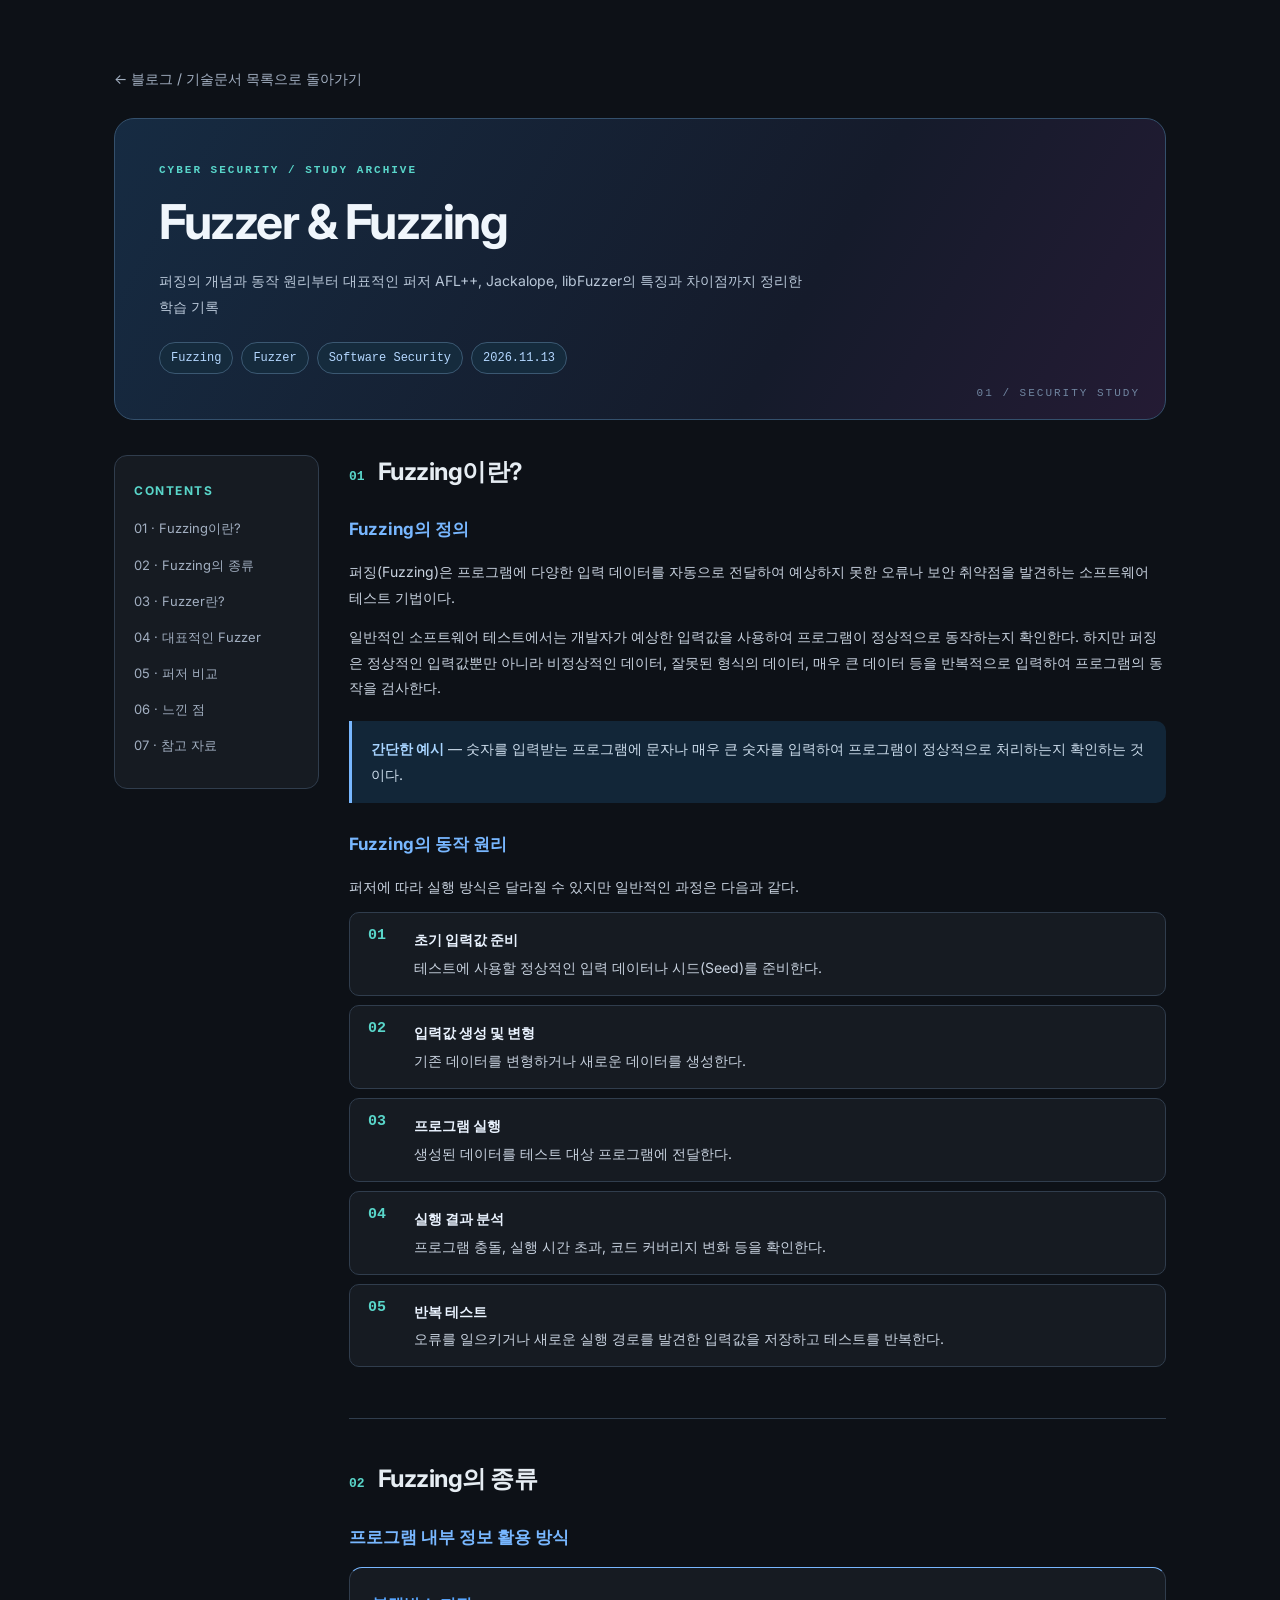
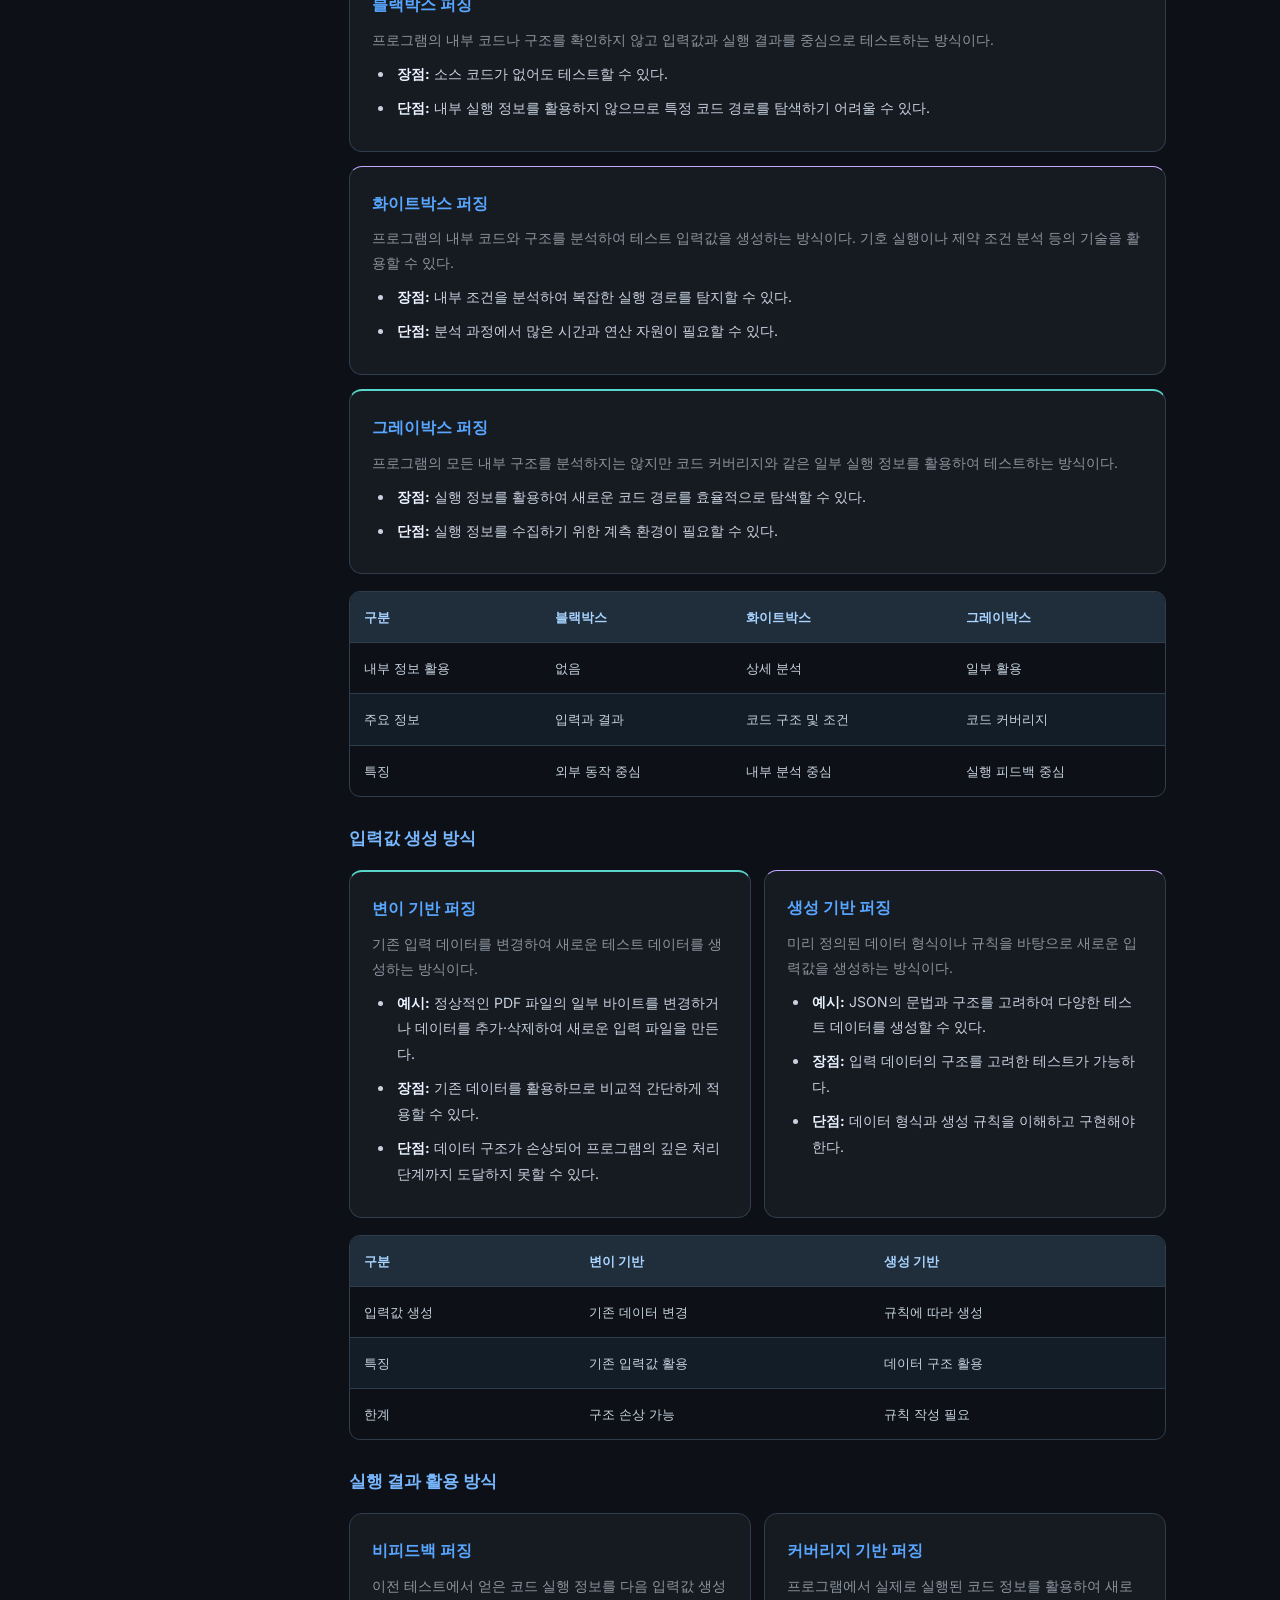
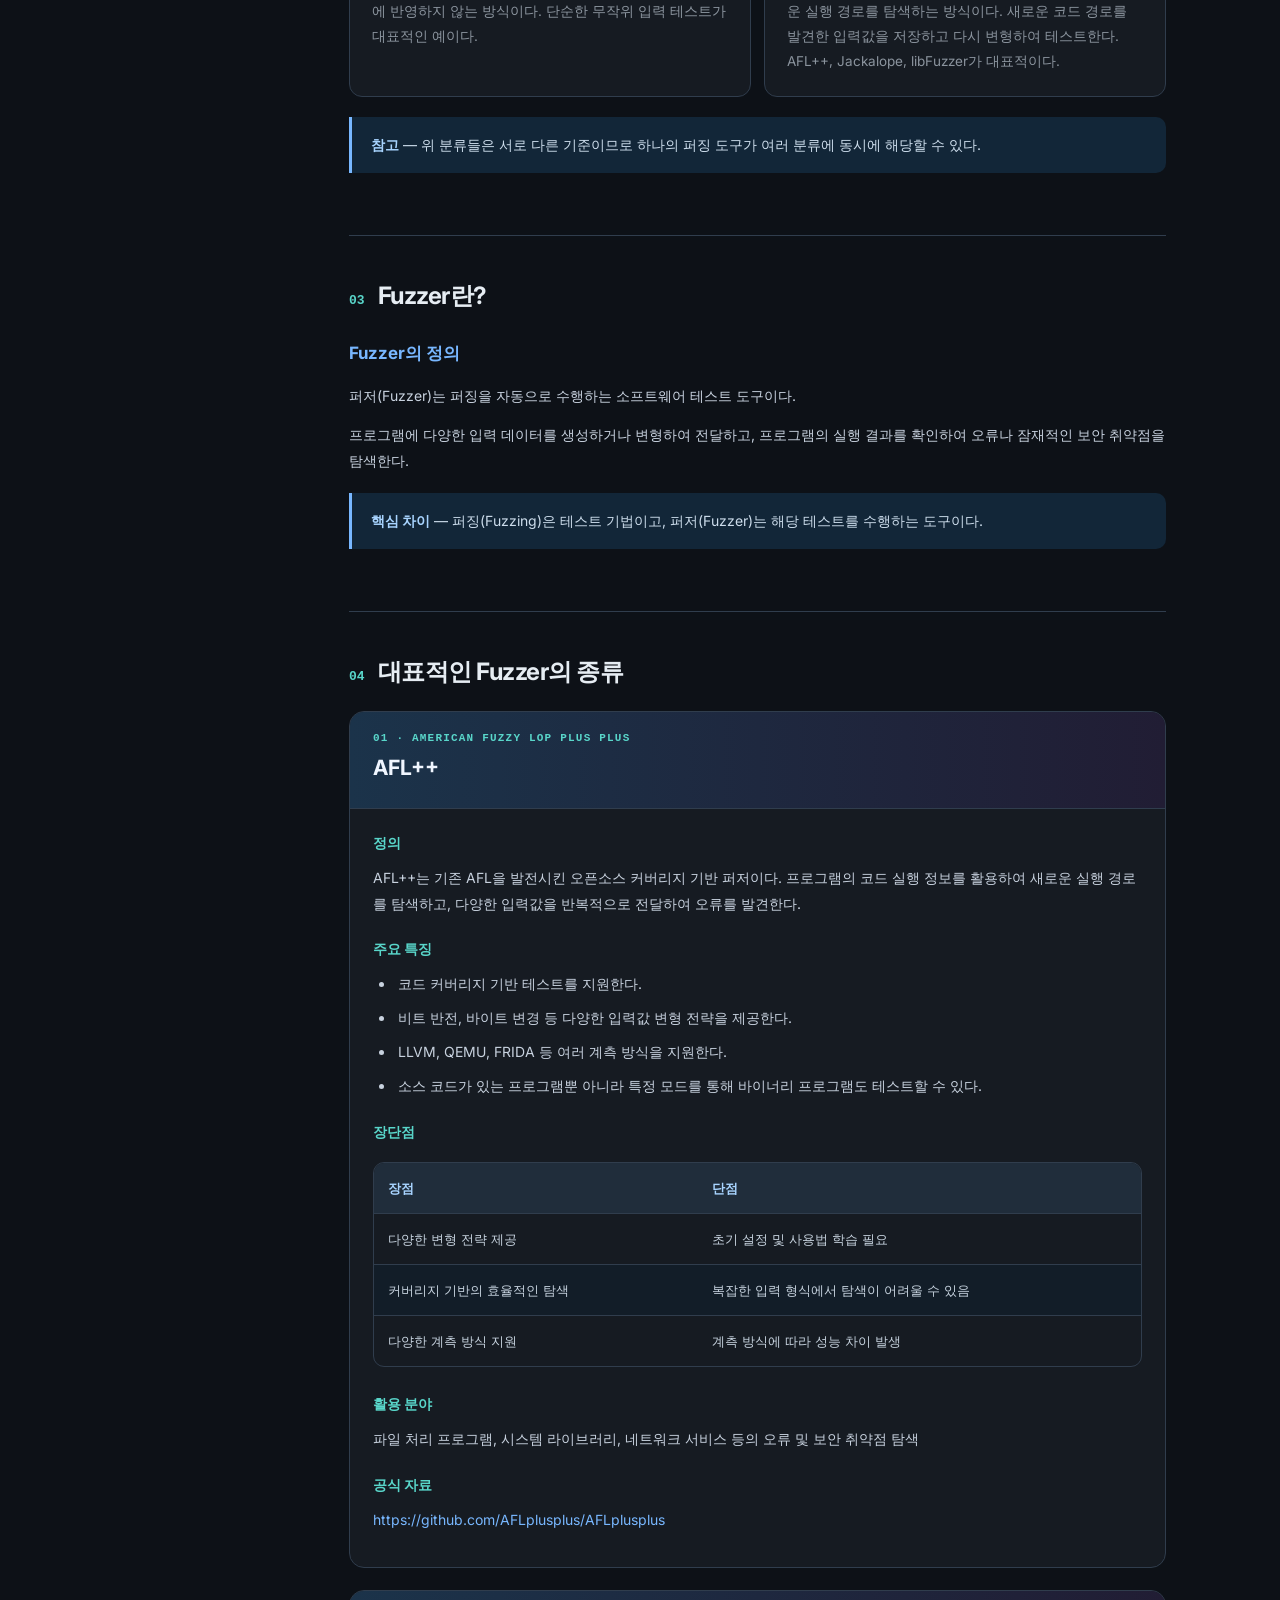
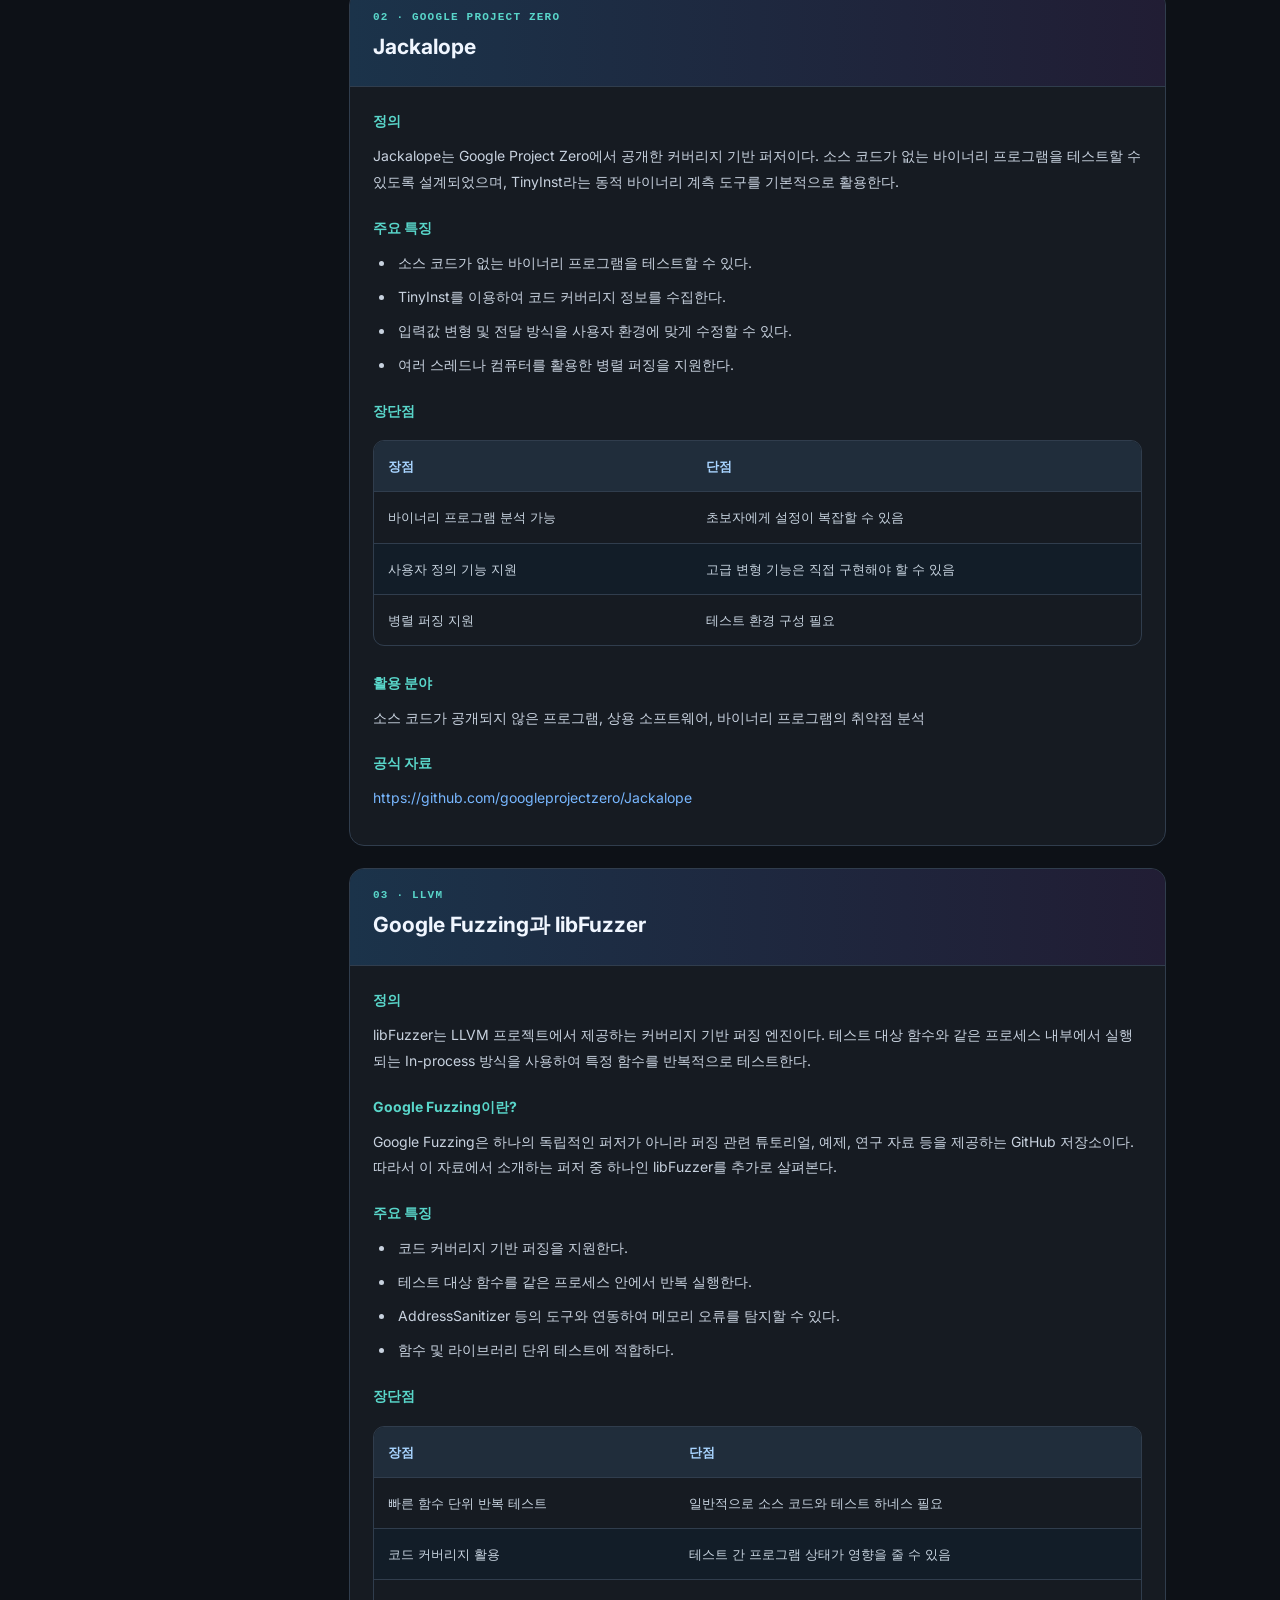
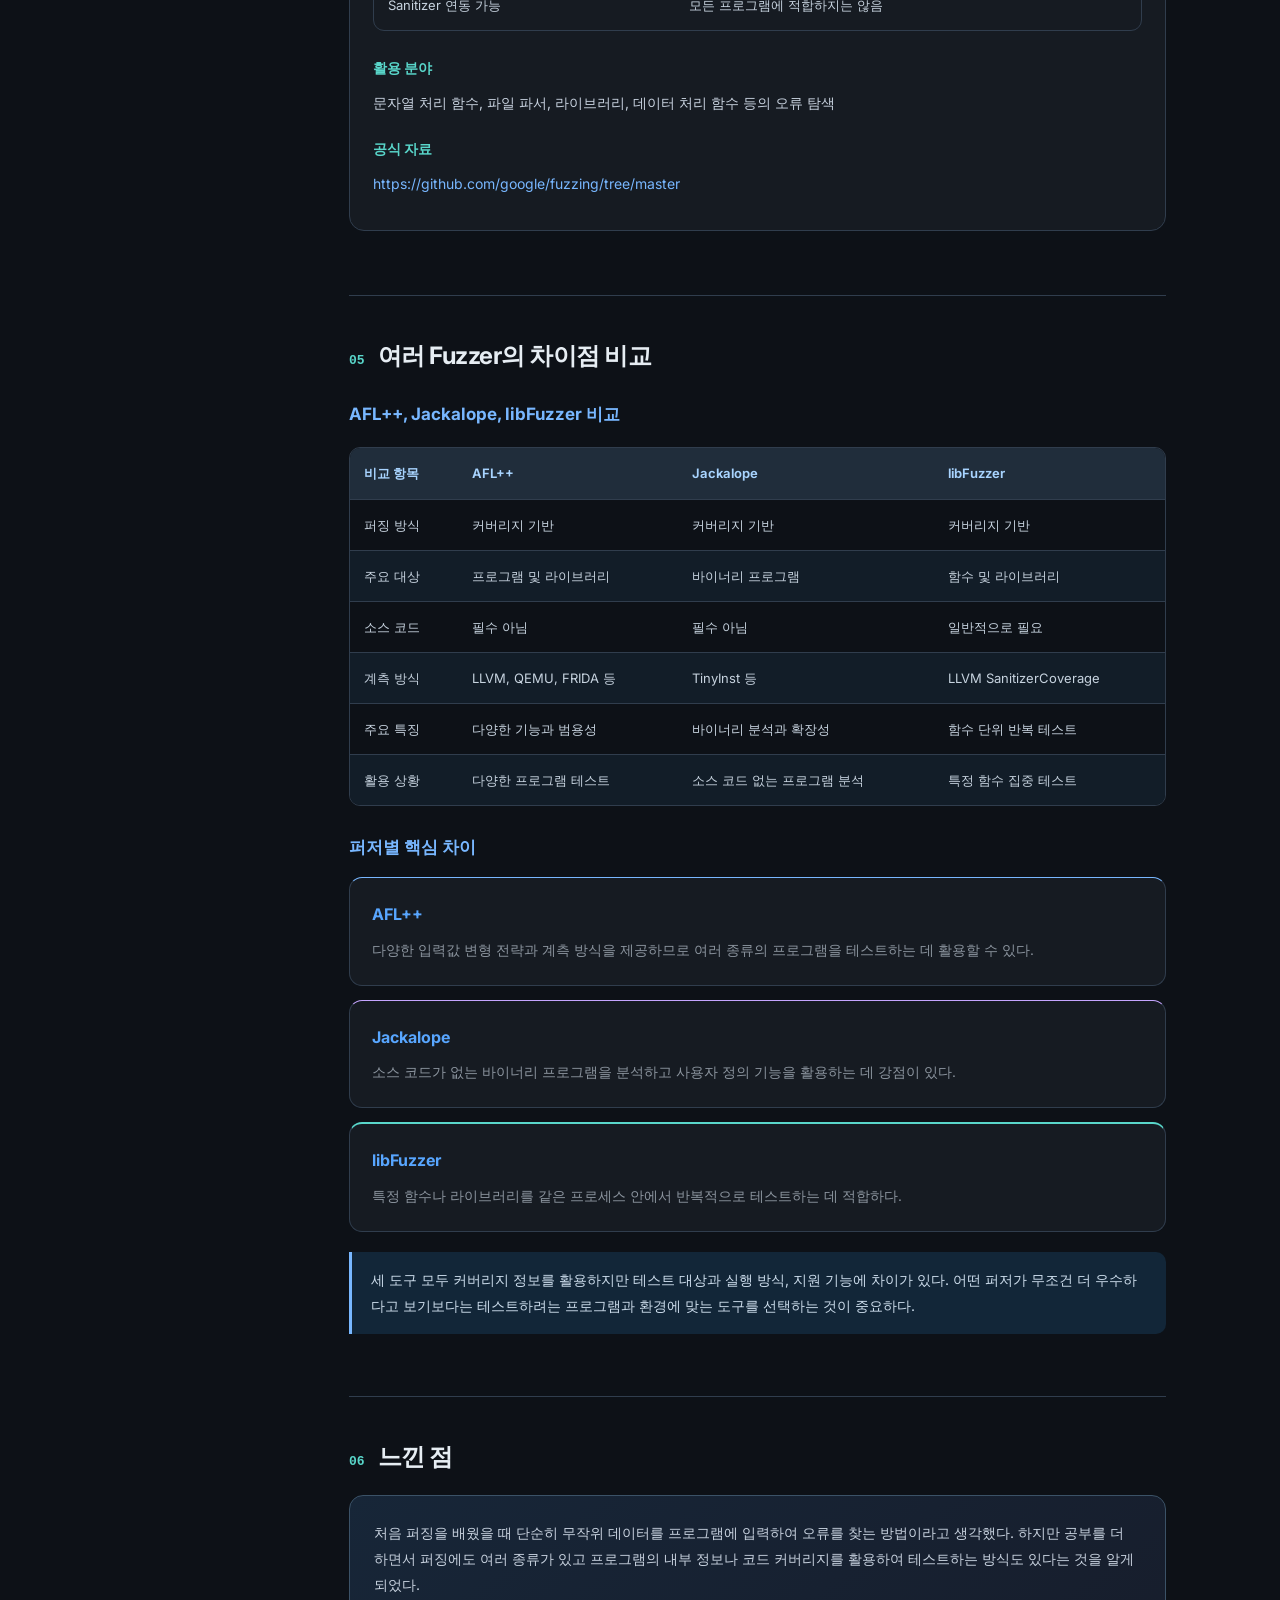
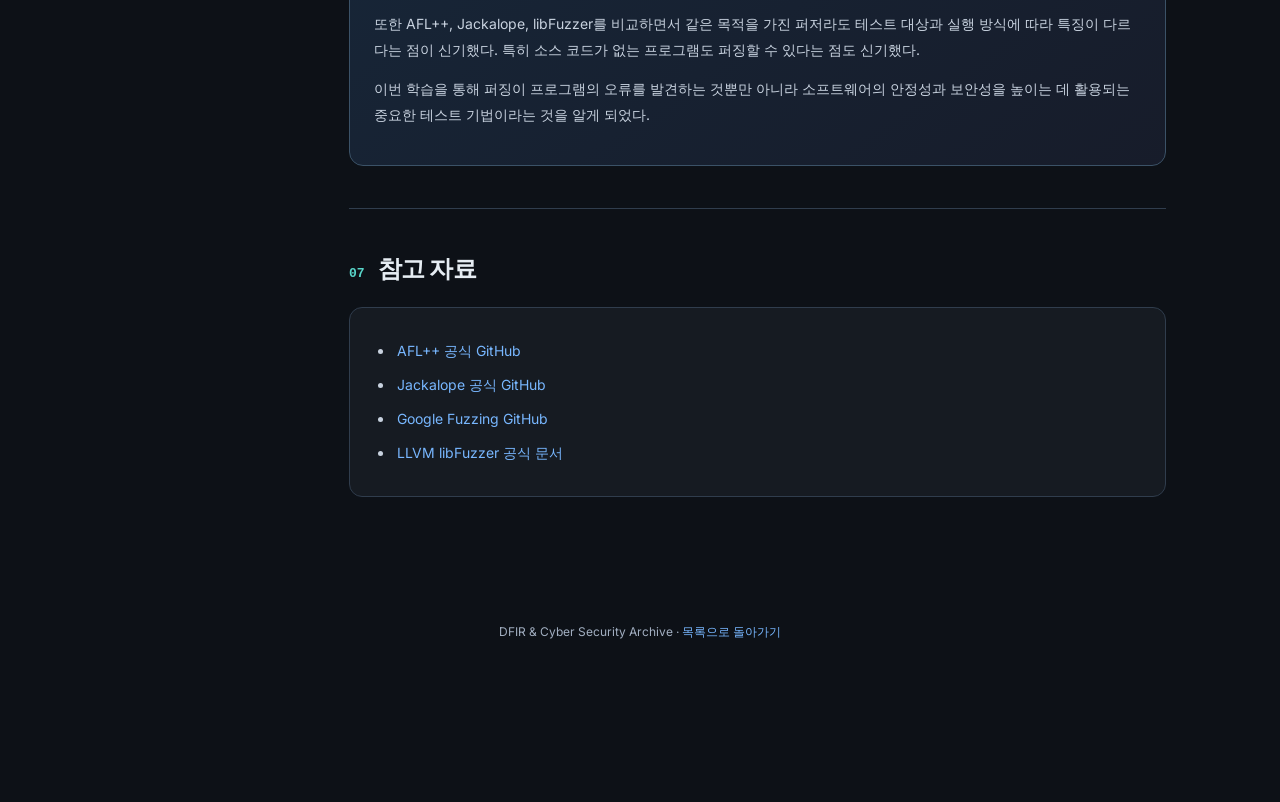
<file: posts/fuzzing.html>
<!DOCTYPE html>
<html lang="ko">
<head>
<meta charset="UTF-8">
<meta name="viewport" content="width=device-width,initial-scale=1.0">
<title>Fuzzer &amp; Fuzzing | DFIR &amp; Cyber Security Archive</title>
<link rel="preconnect" href="https://fonts.googleapis.com">
<link rel="preconnect" href="https://fonts.gstatic.com" crossorigin>
<link href="https://fonts.googleapis.com/css2?family=Inter:wght@400;500;600;700;800&display=swap" rel="stylesheet">
<link rel="stylesheet" href="../style.css">
<style>
:root{--bg:#0d1117;--panel:#161b22;--panel2:#1b2532;--border:#303d4d;--text:#e6edf3;--muted:#a2afc1;--blue:#78b7ff;--cyan:#59d6ca;--purple:#c5a5ff}
*{box-sizing:border-box}html{scroll-behavior:smooth}body{margin:0;background:var(--bg);color:var(--text);font-family:Inter,"Noto Sans KR",system-ui,sans-serif;line-height:1.85}
a{color:var(--blue)}.wrap{max-width:1100px;margin:auto;padding:28px 24px 100px}.back{display:inline-block;text-decoration:none;color:var(--muted);margin:8px 0 26px;font-size:14px}.back:hover{color:var(--blue)}
.hero{position:relative;overflow:hidden;border:1px solid #34506c;border-radius:20px;padding:45px 44px;background:linear-gradient(120deg,#162b42 0%,#151b2b 65%,#241b34 100%)}.hero:after{content:"01 / SECURITY STUDY";position:absolute;right:25px;bottom:20px;color:#7085a0;font:11px monospace;letter-spacing:2px}
.eyebrow{font:700 11px monospace;letter-spacing:2px;color:var(--cyan)}h1{font-size:clamp(29px,4.4vw,48px);line-height:1.25;letter-spacing:-1.5px;margin:16px 0}.hero p{max-width:660px;color:#b9c7d8;margin:0 0 22px}.tags{display:flex;flex-wrap:wrap;gap:8px}.tag{font-size:12px;padding:4px 11px;border:1px solid #3b5872;border-radius:100px;color:#b4d7ff;background:#152b3d}
.layout{display:grid;grid-template-columns:205px minmax(0,1fr);gap:30px;margin-top:35px}.toc{align-self:start;position:sticky;top:22px;border:1px solid var(--border);border-radius:13px;padding:19px;background:var(--panel)}.toc b{font-size:12px;letter-spacing:1.5px;color:var(--cyan)}.toc a{display:block;text-decoration:none;color:var(--muted);font-size:13px;margin:12px 0}.toc a:hover{color:var(--blue)}
article{min-width:0}.section{padding:0 0 42px;margin-bottom:43px;border-bottom:1px solid var(--border)}.section:last-child{border:0}.section-heading{display:flex;align-items:baseline;gap:13px;margin-bottom:22px}.num{font:700 13px monospace;color:var(--cyan)}h2{font-size:24px;line-height:1.4;margin:0;letter-spacing:-.5px}h3{font-size:17px;color:var(--blue);margin:26px 0 13px}h4{font-size:14px;color:var(--cyan);margin:20px 0 9px}p{color:#c8d2df;margin:0 0 13px;font-size:14px}ul,ol{padding-left:22px;color:#c8d2df;font-size:14px;margin:8px 0 0}li{padding-left:3px;margin-bottom:8px}strong{color:#eaf3ff}
.grid{display:grid;grid-template-columns:repeat(2,minmax(0,1fr));gap:13px}.card{background:var(--panel);border:1px solid var(--border);border-radius:13px;padding:22px;margin:14px 0}.grid .card{margin:0}.card h3{margin-top:0}.card p:last-child{margin-bottom:0}.accent{border-top:2px solid var(--cyan)}.purple{border-top-color:var(--purple)}.blue{border-top-color:var(--blue)}.note{background:#122638;border-left:3px solid var(--blue);padding:15px 19px;border-radius:0 10px 10px 0;margin:20px 0;font-size:14px;color:#cdddec}.note strong{color:#a8d4ff}
.steps{counter-reset:st;list-style:none;padding:0;margin:0}.steps li{counter-increment:st;display:grid;grid-template-columns:34px 1fr;gap:12px;background:var(--panel);border:1px solid var(--border);border-radius:10px;padding:14px 18px;margin-bottom:9px}.steps li:before{content:counter(st,decimal-leading-zero);font:700 15px monospace;color:var(--cyan)}.steps li strong{display:block;margin-bottom:2px}
.table-wrap{overflow-x:auto;border:1px solid var(--border);border-radius:11px;margin:17px 0 24px}table{border-collapse:collapse;width:100%;min-width:550px;font-size:13px}th,td{text-align:left;vertical-align:top;padding:13px 14px;border-bottom:1px solid var(--border)}th{color:#a8d4ff;background:#202d3b;font-weight:650}td{color:#c7d3df}tr:last-child td{border-bottom:0}tbody tr:nth-child(even){background:#121d28}
.tool{border:1px solid var(--border);border-radius:15px;margin:22px 0;overflow:hidden;background:var(--panel)}.tool-head{padding:20px 23px;background:linear-gradient(90deg,#1b334a,#211d34);border-bottom:1px solid var(--border)}.tool-head small{display:block;font:700 11px monospace;color:var(--cyan);letter-spacing:1.2px}.tool-head h3{font-size:21px;margin:5px 0 0;color:#f0f6ff}.tool-body{padding:21px 23px}.tool-body h4:first-child{margin-top:0}.pill{display:inline-block;border:1px solid #426078;color:#afd8ff;border-radius:100px;font-size:12px;padding:3px 10px;margin:3px 5px 3px 0}
.reflection{border:1px solid #3b5267;border-radius:14px;padding:24px;background:linear-gradient(145deg,#172638,#171c2a)}.refs a{overflow-wrap:anywhere}.footer{text-align:center;color:var(--muted);font-size:12px;padding:25px}
@media(max-width:850px){.layout{grid-template-columns:1fr}.toc{position:static;display:flex;gap:10px;flex-wrap:wrap;align-items:center}.toc b{width:100%}.toc a{margin:0;border:1px solid var(--border);padding:4px 9px;border-radius:8px}}@media(max-width:620px){.wrap{padding:16px 14px 60px}.hero{padding:27px 23px 45px}.grid{grid-template-columns:1fr}.card,.tool-body{padding:17px}.section-heading{gap:9px}h2{font-size:21px}}
</style>
</head>
<body><div class="wrap">
<a class="back" href="../index.html#doc">← 블로그 / 기술문서 목록으로 돌아가기</a>
<header class="hero"><div class="eyebrow">CYBER SECURITY / STUDY ARCHIVE</div><h1>Fuzzer &amp; Fuzzing</h1>
<p>퍼징의 개념과 동작 원리부터 대표적인 퍼저 AFL++, Jackalope, libFuzzer의 특징과 차이점까지 정리한 학습 기록</p>
<div class="tags"><span class="tag">Fuzzing</span><span class="tag">Fuzzer</span><span class="tag">Software Security</span><span class="tag">2026.11.13</span></div></header>
<div class="layout"><nav class="toc"><b>CONTENTS</b><a href="#s1">01 · Fuzzing이란?</a><a href="#s2">02 · Fuzzing의 종류</a><a href="#s3">03 · Fuzzer란?</a><a href="#s4">04 · 대표적인 Fuzzer</a><a href="#s5">05 · 퍼저 비교</a><a href="#s6">06 · 느낀 점</a><a href="#s7">07 · 참고 자료</a></nav><article><section class="section" id="s1"><div class="section-heading"><span class="num">01</span><h2>Fuzzing이란?</h2></div><h3>Fuzzing의 정의</h3><p>퍼징(Fuzzing)은 프로그램에 다양한 입력 데이터를 자동으로 전달하여 예상하지 못한 오류나 보안 취약점을 발견하는 소프트웨어 테스트 기법이다.</p><p>일반적인 소프트웨어 테스트에서는 개발자가 예상한 입력값을 사용하여 프로그램이 정상적으로 동작하는지 확인한다. 하지만 퍼징은 정상적인 입력값뿐만 아니라 비정상적인 데이터, 잘못된 형식의 데이터, 매우 큰 데이터 등을 반복적으로 입력하여 프로그램의 동작을 검사한다.</p><div class="note"><strong>간단한 예시</strong> — 숫자를 입력받는 프로그램에 문자나 매우 큰 숫자를 입력하여 프로그램이 정상적으로 처리하는지 확인하는 것이다.</div><h3>Fuzzing의 동작 원리</h3><p>퍼저에 따라 실행 방식은 달라질 수 있지만 일반적인 과정은 다음과 같다.</p><ol class="steps"><li><div><strong>초기 입력값 준비</strong>테스트에 사용할 정상적인 입력 데이터나 시드(Seed)를 준비한다.</div></li><li><div><strong>입력값 생성 및 변형</strong>기존 데이터를 변형하거나 새로운 데이터를 생성한다.</div></li><li><div><strong>프로그램 실행</strong>생성된 데이터를 테스트 대상 프로그램에 전달한다.</div></li><li><div><strong>실행 결과 분석</strong>프로그램 충돌, 실행 시간 초과, 코드 커버리지 변화 등을 확인한다.</div></li><li><div><strong>반복 테스트</strong>오류를 일으키거나 새로운 실행 경로를 발견한 입력값을 저장하고 테스트를 반복한다.</div></li></ol></section><section class="section" id="s2"><div class="section-heading"><span class="num">02</span><h2>Fuzzing의 종류</h2></div><h3>프로그램 내부 정보 활용 방식</h3><div class="card blue"><h3>블랙박스 퍼징</h3><p>프로그램의 내부 코드나 구조를 확인하지 않고 입력값과 실행 결과를 중심으로 테스트하는 방식이다.</p><ul><li><strong>장점:</strong> 소스 코드가 없어도 테스트할 수 있다.</li><li><strong>단점:</strong> 내부 실행 정보를 활용하지 않으므로 특정 코드 경로를 탐색하기 어려울 수 있다.</li></ul></div><div class="card purple"><h3>화이트박스 퍼징</h3><p>프로그램의 내부 코드와 구조를 분석하여 테스트 입력값을 생성하는 방식이다. 기호 실행이나 제약 조건 분석 등의 기술을 활용할 수 있다.</p><ul><li><strong>장점:</strong> 내부 조건을 분석하여 복잡한 실행 경로를 탐지할 수 있다.</li><li><strong>단점:</strong> 분석 과정에서 많은 시간과 연산 자원이 필요할 수 있다.</li></ul></div><div class="card accent"><h3>그레이박스 퍼징</h3><p>프로그램의 모든 내부 구조를 분석하지는 않지만 코드 커버리지와 같은 일부 실행 정보를 활용하여 테스트하는 방식이다.</p><ul><li><strong>장점:</strong> 실행 정보를 활용하여 새로운 코드 경로를 효율적으로 탐색할 수 있다.</li><li><strong>단점:</strong> 실행 정보를 수집하기 위한 계측 환경이 필요할 수 있다.</li></ul></div><div class="table-wrap"><table><thead><tr><th>구분</th><th>블랙박스</th><th>화이트박스</th><th>그레이박스</th></tr></thead><tbody><tr><td>내부 정보 활용</td><td>없음</td><td>상세 분석</td><td>일부 활용</td></tr><tr><td>주요 정보</td><td>입력과 결과</td><td>코드 구조 및 조건</td><td>코드 커버리지</td></tr><tr><td>특징</td><td>외부 동작 중심</td><td>내부 분석 중심</td><td>실행 피드백 중심</td></tr></tbody></table></div><h3>입력값 생성 방식</h3><div class="grid"><div class="card accent"><h3>변이 기반 퍼징</h3><p>기존 입력 데이터를 변경하여 새로운 테스트 데이터를 생성하는 방식이다.</p><ul><li><strong>예시:</strong> 정상적인 PDF 파일의 일부 바이트를 변경하거나 데이터를 추가·삭제하여 새로운 입력 파일을 만든다.</li><li><strong>장점:</strong> 기존 데이터를 활용하므로 비교적 간단하게 적용할 수 있다.</li><li><strong>단점:</strong> 데이터 구조가 손상되어 프로그램의 깊은 처리 단계까지 도달하지 못할 수 있다.</li></ul></div><div class="card purple"><h3>생성 기반 퍼징</h3><p>미리 정의된 데이터 형식이나 규칙을 바탕으로 새로운 입력값을 생성하는 방식이다.</p><ul><li><strong>예시:</strong> JSON의 문법과 구조를 고려하여 다양한 테스트 데이터를 생성할 수 있다.</li><li><strong>장점:</strong> 입력 데이터의 구조를 고려한 테스트가 가능하다.</li><li><strong>단점:</strong> 데이터 형식과 생성 규칙을 이해하고 구현해야 한다.</li></ul></div></div><div class="table-wrap"><table><thead><tr><th>구분</th><th>변이 기반</th><th>생성 기반</th></tr></thead><tbody><tr><td>입력값 생성</td><td>기존 데이터 변경</td><td>규칙에 따라 생성</td></tr><tr><td>특징</td><td>기존 입력값 활용</td><td>데이터 구조 활용</td></tr><tr><td>한계</td><td>구조 손상 가능</td><td>규칙 작성 필요</td></tr></tbody></table></div><h3>실행 결과 활용 방식</h3><div class="grid"><div class="card "><h3>비피드백 퍼징</h3><p>이전 테스트에서 얻은 코드 실행 정보를 다음 입력값 생성에 반영하지 않는 방식이다. 단순한 무작위 입력 테스트가 대표적인 예이다.</p></div><div class="card "><h3>커버리지 기반 퍼징</h3><p>프로그램에서 실제로 실행된 코드 정보를 활용하여 새로운 실행 경로를 탐색하는 방식이다. 새로운 코드 경로를 발견한 입력값을 저장하고 다시 변형하여 테스트한다. AFL++, Jackalope, libFuzzer가 대표적이다.</p></div></div><div class="note"><strong>참고</strong> — 위 분류들은 서로 다른 기준이므로 하나의 퍼징 도구가 여러 분류에 동시에 해당할 수 있다.</div></section><section class="section" id="s3"><div class="section-heading"><span class="num">03</span><h2>Fuzzer란?</h2></div><h3>Fuzzer의 정의</h3><p>퍼저(Fuzzer)는 퍼징을 자동으로 수행하는 소프트웨어 테스트 도구이다.</p><p>프로그램에 다양한 입력 데이터를 생성하거나 변형하여 전달하고, 프로그램의 실행 결과를 확인하여 오류나 잠재적인 보안 취약점을 탐색한다.</p><div class="note"><strong>핵심 차이</strong> — 퍼징(Fuzzing)은 테스트 기법이고, 퍼저(Fuzzer)는 해당 테스트를 수행하는 도구이다.</div></section><section class="section" id="s4"><div class="section-heading"><span class="num">04</span><h2>대표적인 Fuzzer의 종류</h2></div><div class="tool"><div class="tool-head"><small>01 · AMERICAN FUZZY LOP PLUS PLUS</small><h3>AFL++</h3></div><div class="tool-body">
<h4>정의</h4><p>AFL++는 기존 AFL을 발전시킨 오픈소스 커버리지 기반 퍼저이다. 프로그램의 코드 실행 정보를 활용하여 새로운 실행 경로를 탐색하고, 다양한 입력값을 반복적으로 전달하여 오류를 발견한다.</p><h4>주요 특징</h4><ul><li>코드 커버리지 기반 테스트를 지원한다.</li><li>비트 반전, 바이트 변경 등 다양한 입력값 변형 전략을 제공한다.</li><li>LLVM, QEMU, FRIDA 등 여러 계측 방식을 지원한다.</li><li>소스 코드가 있는 프로그램뿐 아니라 특정 모드를 통해 바이너리 프로그램도 테스트할 수 있다.</li></ul><h4>장단점</h4><div class="table-wrap"><table><thead><tr><th>장점</th><th>단점</th></tr></thead><tbody><tr><td>다양한 변형 전략 제공</td><td>초기 설정 및 사용법 학습 필요</td></tr><tr><td>커버리지 기반의 효율적인 탐색</td><td>복잡한 입력 형식에서 탐색이 어려울 수 있음</td></tr><tr><td>다양한 계측 방식 지원</td><td>계측 방식에 따라 성능 차이 발생</td></tr></tbody></table></div>
<h4>활용 분야</h4><p>파일 처리 프로그램, 시스템 라이브러리, 네트워크 서비스 등의 오류 및 보안 취약점 탐색</p><h4>공식 자료</h4><p><a href="https://github.com/AFLplusplus/AFLplusplus" target="_blank" rel="noopener noreferrer">https://github.com/AFLplusplus/AFLplusplus</a></p></div></div><div class="tool"><div class="tool-head"><small>02 · GOOGLE PROJECT ZERO</small><h3>Jackalope</h3></div><div class="tool-body">
<h4>정의</h4><p>Jackalope는 Google Project Zero에서 공개한 커버리지 기반 퍼저이다. 소스 코드가 없는 바이너리 프로그램을 테스트할 수 있도록 설계되었으며, TinyInst라는 동적 바이너리 계측 도구를 기본적으로 활용한다.</p><h4>주요 특징</h4><ul><li>소스 코드가 없는 바이너리 프로그램을 테스트할 수 있다.</li><li>TinyInst를 이용하여 코드 커버리지 정보를 수집한다.</li><li>입력값 변형 및 전달 방식을 사용자 환경에 맞게 수정할 수 있다.</li><li>여러 스레드나 컴퓨터를 활용한 병렬 퍼징을 지원한다.</li></ul><h4>장단점</h4><div class="table-wrap"><table><thead><tr><th>장점</th><th>단점</th></tr></thead><tbody><tr><td>바이너리 프로그램 분석 가능</td><td>초보자에게 설정이 복잡할 수 있음</td></tr><tr><td>사용자 정의 기능 지원</td><td>고급 변형 기능은 직접 구현해야 할 수 있음</td></tr><tr><td>병렬 퍼징 지원</td><td>테스트 환경 구성 필요</td></tr></tbody></table></div>
<h4>활용 분야</h4><p>소스 코드가 공개되지 않은 프로그램, 상용 소프트웨어, 바이너리 프로그램의 취약점 분석</p><h4>공식 자료</h4><p><a href="https://github.com/googleprojectzero/Jackalope" target="_blank" rel="noopener noreferrer">https://github.com/googleprojectzero/Jackalope</a></p></div></div><div class="tool"><div class="tool-head"><small>03 · LLVM</small><h3>Google Fuzzing과 libFuzzer</h3></div><div class="tool-body">
<h4>정의</h4><p>libFuzzer는 LLVM 프로젝트에서 제공하는 커버리지 기반 퍼징 엔진이다. 테스트 대상 함수와 같은 프로세스 내부에서 실행되는 In-process 방식을 사용하여 특정 함수를 반복적으로 테스트한다.</p><h4>Google Fuzzing이란?</h4><p>Google Fuzzing은 하나의 독립적인 퍼저가 아니라 퍼징 관련 튜토리얼, 예제, 연구 자료 등을 제공하는 GitHub 저장소이다. 따라서 이 자료에서 소개하는 퍼저 중 하나인 libFuzzer를 추가로 살펴본다.</p><h4>주요 특징</h4><ul><li>코드 커버리지 기반 퍼징을 지원한다.</li><li>테스트 대상 함수를 같은 프로세스 안에서 반복 실행한다.</li><li>AddressSanitizer 등의 도구와 연동하여 메모리 오류를 탐지할 수 있다.</li><li>함수 및 라이브러리 단위 테스트에 적합하다.</li></ul><h4>장단점</h4><div class="table-wrap"><table><thead><tr><th>장점</th><th>단점</th></tr></thead><tbody><tr><td>빠른 함수 단위 반복 테스트</td><td>일반적으로 소스 코드와 테스트 하네스 필요</td></tr><tr><td>코드 커버리지 활용</td><td>테스트 간 프로그램 상태가 영향을 줄 수 있음</td></tr><tr><td>Sanitizer 연동 가능</td><td>모든 프로그램에 적합하지는 않음</td></tr></tbody></table></div>
<h4>활용 분야</h4><p>문자열 처리 함수, 파일 파서, 라이브러리, 데이터 처리 함수 등의 오류 탐색</p><h4>공식 자료</h4><p><a href="https://github.com/google/fuzzing/tree/master" target="_blank" rel="noopener noreferrer">https://github.com/google/fuzzing/tree/master</a></p></div></div></section><section class="section" id="s5"><div class="section-heading"><span class="num">05</span><h2>여러 Fuzzer의 차이점 비교</h2></div><h3>AFL++, Jackalope, libFuzzer 비교</h3><div class="table-wrap"><table><thead><tr><th>비교 항목</th><th>AFL++</th><th>Jackalope</th><th>libFuzzer</th></tr></thead><tbody><tr><td>퍼징 방식</td><td>커버리지 기반</td><td>커버리지 기반</td><td>커버리지 기반</td></tr><tr><td>주요 대상</td><td>프로그램 및 라이브러리</td><td>바이너리 프로그램</td><td>함수 및 라이브러리</td></tr><tr><td>소스 코드</td><td>필수 아님</td><td>필수 아님</td><td>일반적으로 필요</td></tr><tr><td>계측 방식</td><td>LLVM, QEMU, FRIDA 등</td><td>TinyInst 등</td><td>LLVM SanitizerCoverage</td></tr><tr><td>주요 특징</td><td>다양한 기능과 범용성</td><td>바이너리 분석과 확장성</td><td>함수 단위 반복 테스트</td></tr><tr><td>활용 상황</td><td>다양한 프로그램 테스트</td><td>소스 코드 없는 프로그램 분석</td><td>특정 함수 집중 테스트</td></tr></tbody></table></div><h3>퍼저별 핵심 차이</h3><div class="card blue"><h3>AFL++</h3><p>다양한 입력값 변형 전략과 계측 방식을 제공하므로 여러 종류의 프로그램을 테스트하는 데 활용할 수 있다.</p></div><div class="card purple"><h3>Jackalope</h3><p>소스 코드가 없는 바이너리 프로그램을 분석하고 사용자 정의 기능을 활용하는 데 강점이 있다.</p></div><div class="card accent"><h3>libFuzzer</h3><p>특정 함수나 라이브러리를 같은 프로세스 안에서 반복적으로 테스트하는 데 적합하다.</p></div><div class="note">세 도구 모두 커버리지 정보를 활용하지만 테스트 대상과 실행 방식, 지원 기능에 차이가 있다. 어떤 퍼저가 무조건 더 우수하다고 보기보다는 테스트하려는 프로그램과 환경에 맞는 도구를 선택하는 것이 중요하다.</div></section><section class="section" id="s6"><div class="section-heading"><span class="num">06</span><h2>느낀 점</h2></div><div class="reflection"><p>처음 퍼징을 배웠을 때 단순히 무작위 데이터를 프로그램에 입력하여 오류를 찾는 방법이라고 생각했다. 하지만 공부를 더 하면서 퍼징에도 여러 종류가 있고 프로그램의 내부 정보나 코드 커버리지를 활용하여 테스트하는 방식도 있다는 것을 알게 되었다.</p><p>또한 AFL++, Jackalope, libFuzzer를 비교하면서 같은 목적을 가진 퍼저라도 테스트 대상과 실행 방식에 따라 특징이 다르다는 점이 신기했다. 특히 소스 코드가 없는 프로그램도 퍼징할 수 있다는 점도 신기했다.</p><p>이번 학습을 통해 퍼징이 프로그램의 오류를 발견하는 것뿐만 아니라 소프트웨어의 안정성과 보안성을 높이는 데 활용되는 중요한 테스트 기법이라는 것을 알게 되었다.</p></div></section><section class="section" id="s7"><div class="section-heading"><span class="num">07</span><h2>참고 자료</h2></div><div class="card refs"><ul><li><a href="https://github.com/AFLplusplus/AFLplusplus" target="_blank" rel="noopener noreferrer">AFL++ 공식 GitHub</a></li><li><a href="https://github.com/googleprojectzero/Jackalope" target="_blank" rel="noopener noreferrer">Jackalope 공식 GitHub</a></li><li><a href="https://github.com/google/fuzzing/tree/master" target="_blank" rel="noopener noreferrer">Google Fuzzing GitHub</a></li><li><a href="https://llvm.org/docs/LibFuzzer.html" target="_blank" rel="noopener noreferrer">LLVM libFuzzer 공식 문서</a></li></ul></div></section></article></div>
<div class="footer">DFIR &amp; Cyber Security Archive · <a href="../index.html#doc">목록으로 돌아가기</a></div>
</div></body></html>
</file>
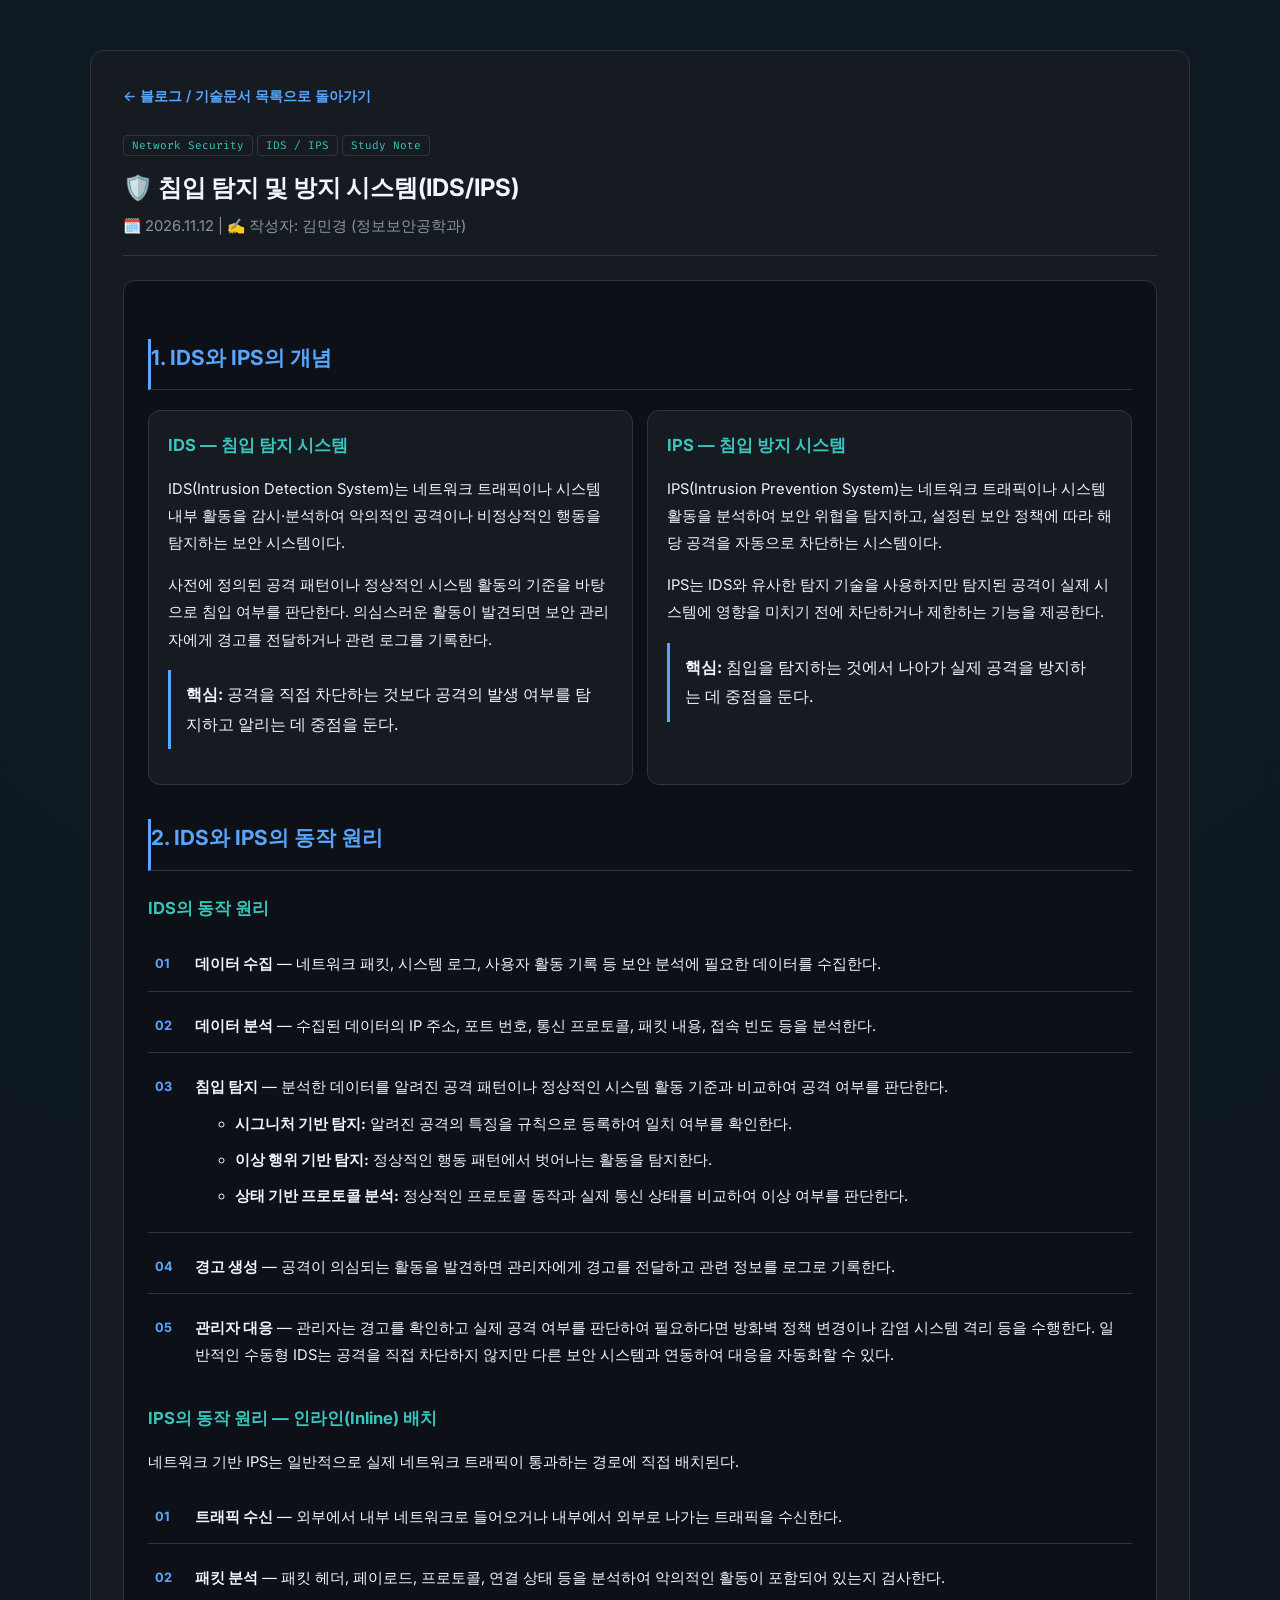
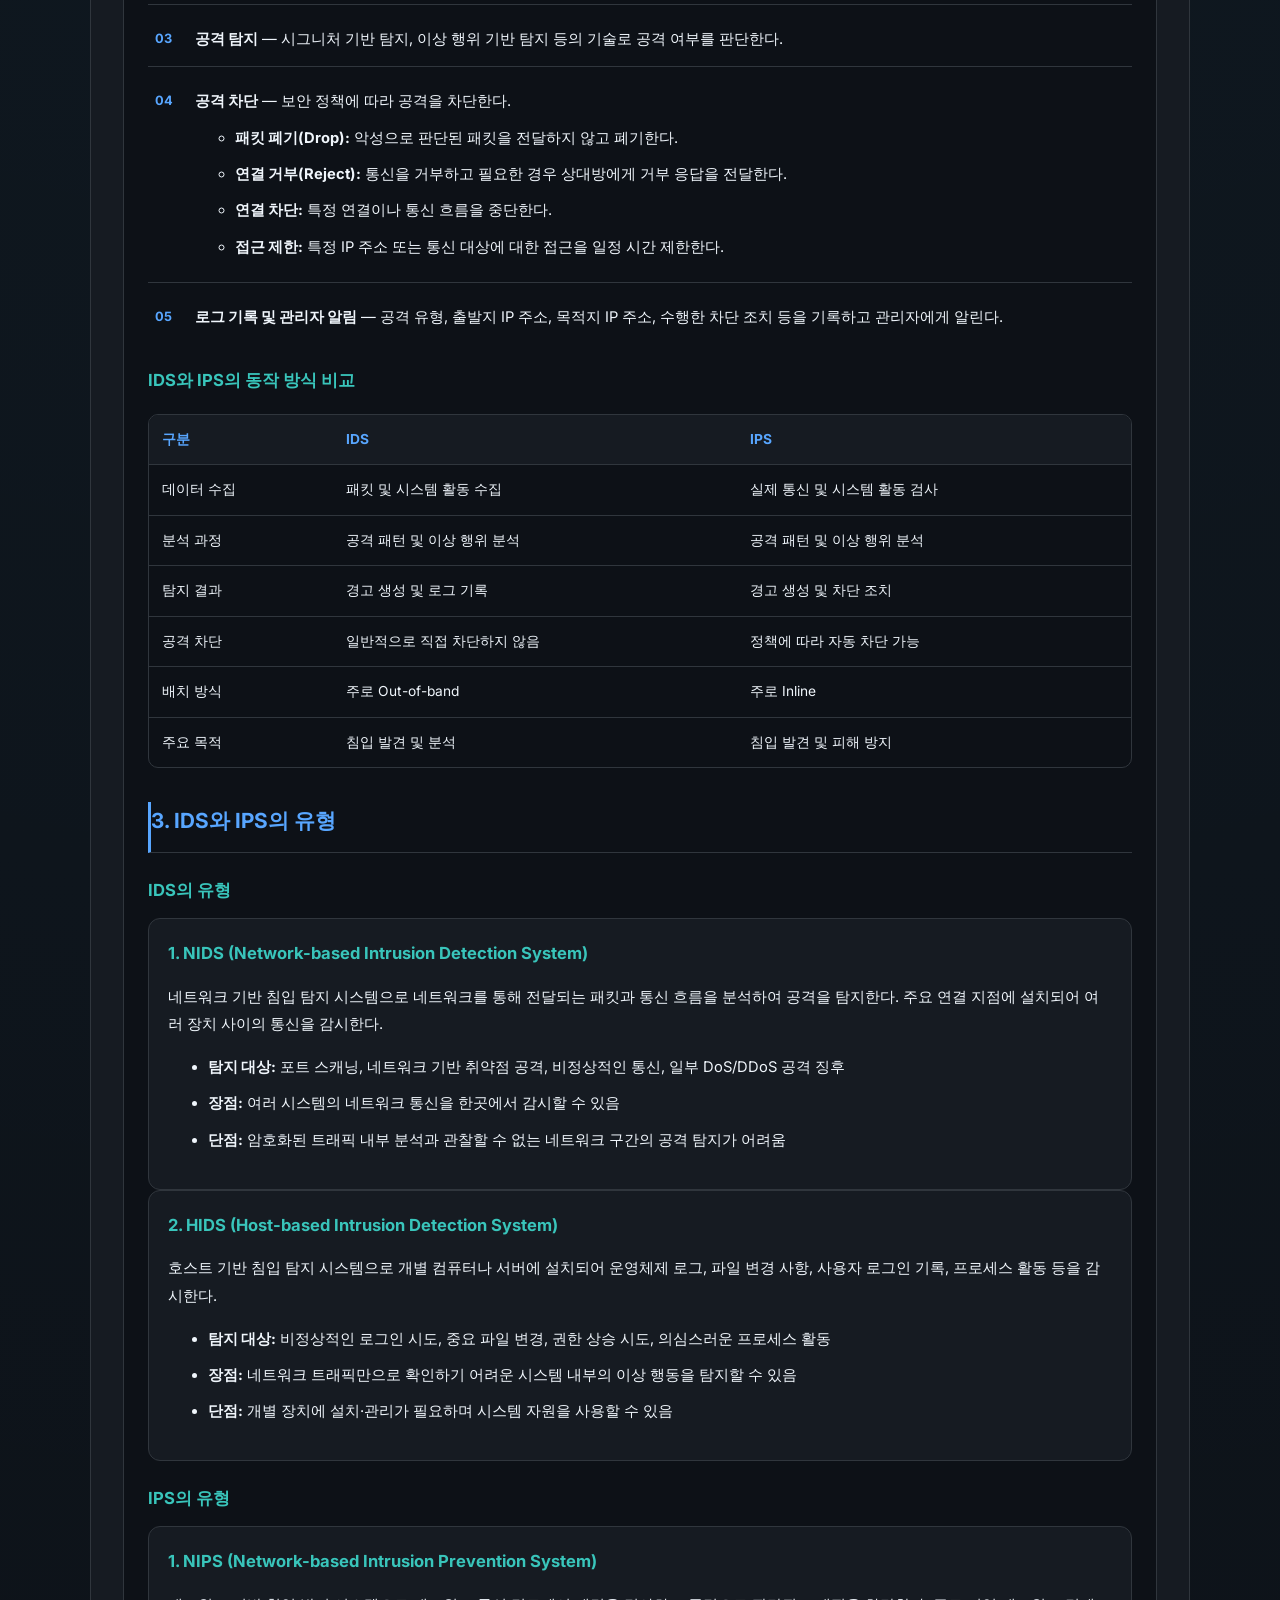
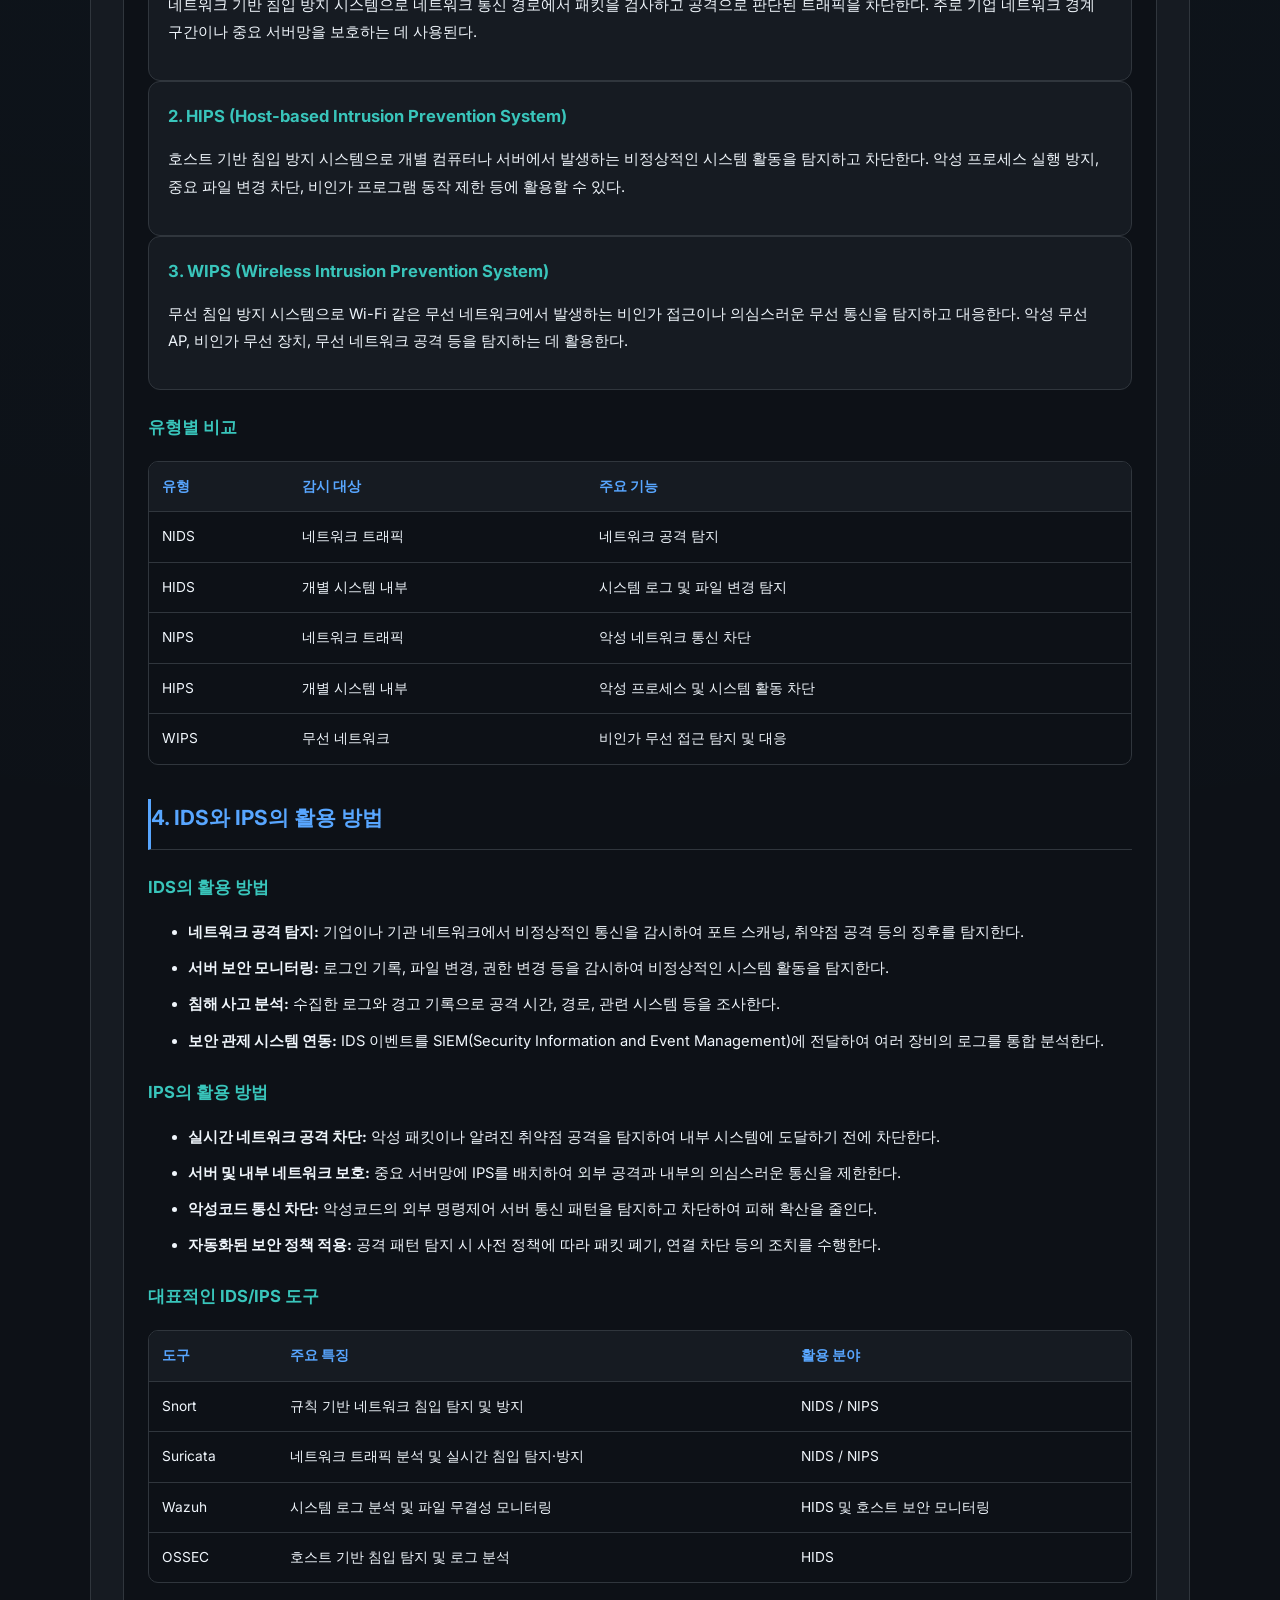
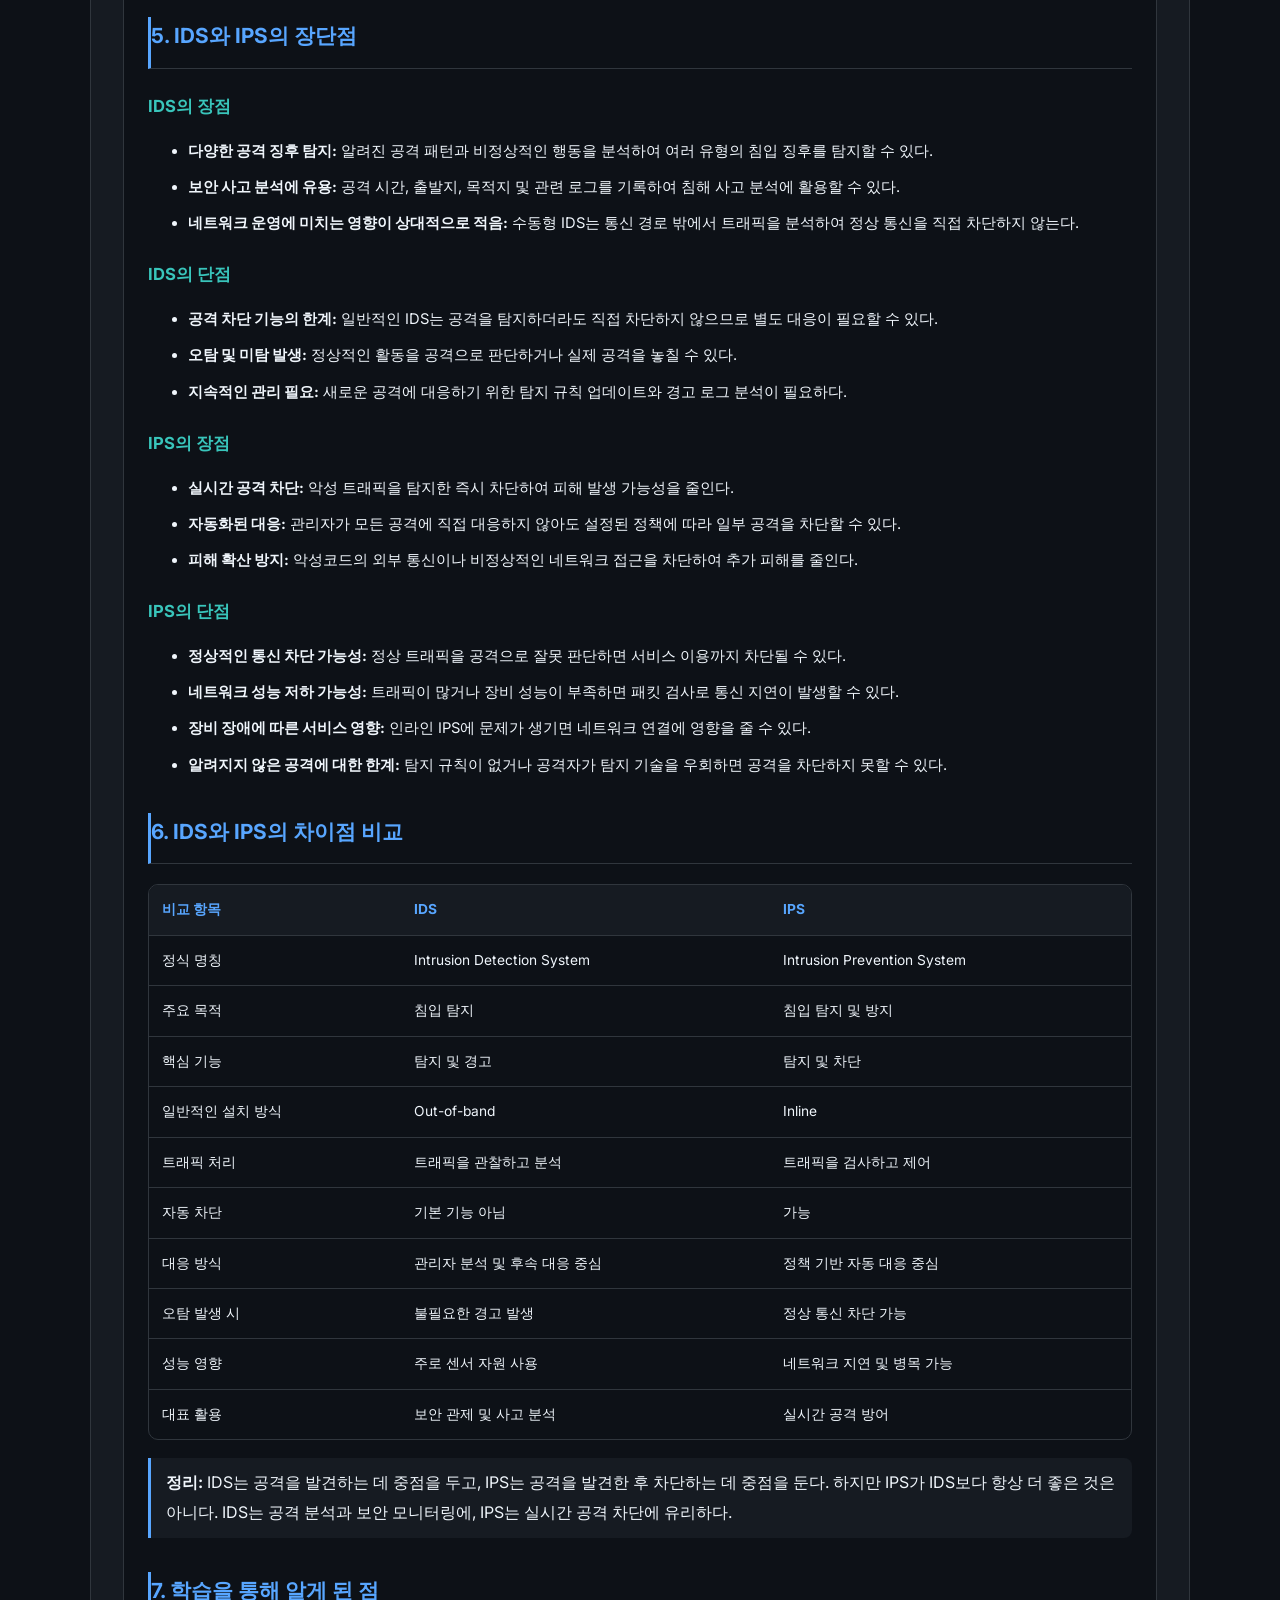
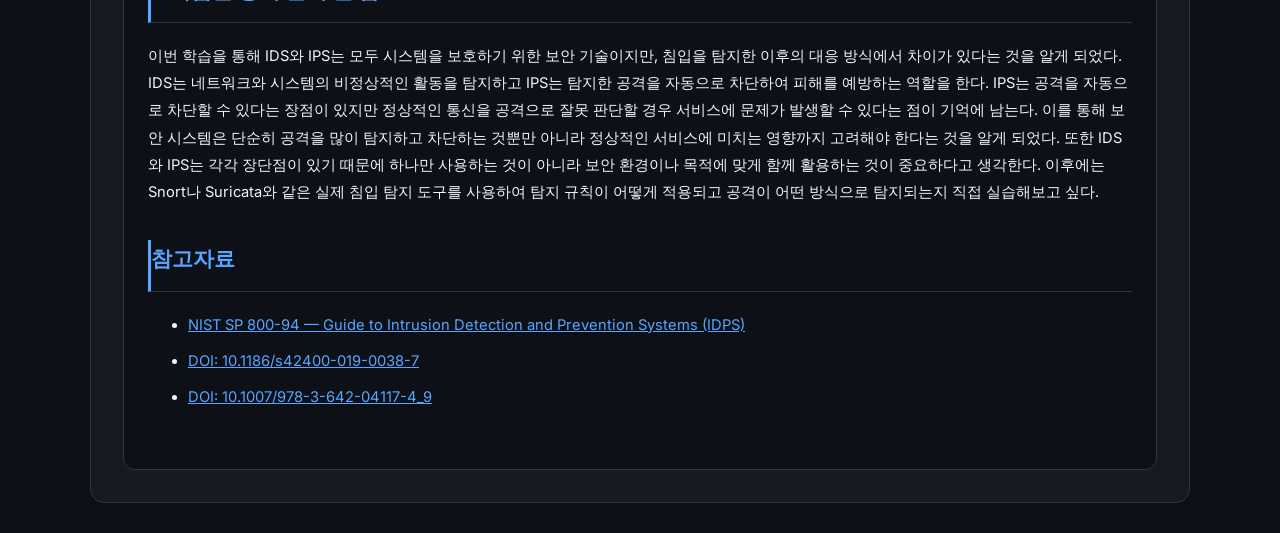
<file: posts/ids-ips.html>
<!DOCTYPE html>
<html lang="ko"><head><meta charset="utf-8"/><meta content="width=device-width, initial-scale=1.0" name="viewport"/><title>IDS/IPS 학습 정리 | DFIR &amp; Cyber Security Archive</title><link href="https://fonts.googleapis.com" rel="preconnect"/><link crossorigin="" href="https://fonts.gstatic.com" rel="preconnect"/><link href="https://fonts.googleapis.com/css2?family=Fira+Code:wght@400;600&amp;family=Inter:wght@400;500;600;700&amp;display=swap" rel="stylesheet"/><link href="../style.css" rel="stylesheet"/></head><body class="standalone-post"><div class="container"><div class="page" id="ids-ips">
<a class="back-btn" href="../index.html#doc">← 블로그 / 기술문서 목록으로 돌아가기</a>
<div class="page-header">
<span class="subtag">Network Security</span>
<span class="subtag">IDS / IPS</span>
<span class="subtag">Study Note</span>
<h1 style="margin-top:12px;">🛡️ 침입 탐지 및 방지 시스템(IDS/IPS)</h1>
<p style="color:var(--text-secondary);margin:8px 0 0;">🗓️ 2026.11.12 | ✍️ 작성자: 김민경 (정보보안공학과)</p>
</div>
<div class="post-content"><section class="lesson-section"><h2>1. IDS와 IPS의 개념</h2><div class="lesson-grid"><div class="lesson-panel"><h3>IDS — 침입 탐지 시스템</h3><p>IDS(Intrusion Detection System)는 네트워크 트래픽이나 시스템 내부 활동을 감시·분석하여 악의적인 공격이나 비정상적인 행동을 탐지하는 보안 시스템이다.</p><p>사전에 정의된 공격 패턴이나 정상적인 시스템 활동의 기준을 바탕으로 침입 여부를 판단한다. 의심스러운 활동이 발견되면 보안 관리자에게 경고를 전달하거나 관련 로그를 기록한다.</p><div class="lesson-note"><b>핵심:</b> 공격을 직접 차단하는 것보다 공격의 발생 여부를 탐지하고 알리는 데 중점을 둔다.</div></div><div class="lesson-panel"><h3>IPS — 침입 방지 시스템</h3><p>IPS(Intrusion Prevention System)는 네트워크 트래픽이나 시스템 활동을 분석하여 보안 위협을 탐지하고, 설정된 보안 정책에 따라 해당 공격을 자동으로 차단하는 시스템이다.</p><p>IPS는 IDS와 유사한 탐지 기술을 사용하지만 탐지된 공격이 실제 시스템에 영향을 미치기 전에 차단하거나 제한하는 기능을 제공한다.</p><div class="lesson-note"><b>핵심:</b> 침입을 탐지하는 것에서 나아가 실제 공격을 방지하는 데 중점을 둔다.</div></div></div></section><section class="lesson-section"><h2>2. IDS와 IPS의 동작 원리</h2><h3>IDS의 동작 원리</h3><ol class="lesson-steps"><li><b>데이터 수집</b> — 네트워크 패킷, 시스템 로그, 사용자 활동 기록 등 보안 분석에 필요한 데이터를 수집한다.</li><li><b>데이터 분석</b> — 수집된 데이터의 IP 주소, 포트 번호, 통신 프로토콜, 패킷 내용, 접속 빈도 등을 분석한다.</li><li><b>침입 탐지</b> — 분석한 데이터를 알려진 공격 패턴이나 정상적인 시스템 활동 기준과 비교하여 공격 여부를 판단한다.<ul><li><b>시그니처 기반 탐지:</b> 알려진 공격의 특징을 규칙으로 등록하여 일치 여부를 확인한다.</li><li><b>이상 행위 기반 탐지:</b> 정상적인 행동 패턴에서 벗어나는 활동을 탐지한다.</li><li><b>상태 기반 프로토콜 분석:</b> 정상적인 프로토콜 동작과 실제 통신 상태를 비교하여 이상 여부를 판단한다.</li></ul></li><li><b>경고 생성</b> — 공격이 의심되는 활동을 발견하면 관리자에게 경고를 전달하고 관련 정보를 로그로 기록한다.</li><li><b>관리자 대응</b> — 관리자는 경고를 확인하고 실제 공격 여부를 판단하여 필요하다면 방화벽 정책 변경이나 감염 시스템 격리 등을 수행한다. 일반적인 수동형 IDS는 공격을 직접 차단하지 않지만 다른 보안 시스템과 연동하여 대응을 자동화할 수 있다.</li></ol><h3>IPS의 동작 원리 — 인라인(Inline) 배치</h3><p>네트워크 기반 IPS는 일반적으로 실제 네트워크 트래픽이 통과하는 경로에 직접 배치된다.</p><ol class="lesson-steps"><li><b>트래픽 수신</b> — 외부에서 내부 네트워크로 들어오거나 내부에서 외부로 나가는 트래픽을 수신한다.</li><li><b>패킷 분석</b> — 패킷 헤더, 페이로드, 프로토콜, 연결 상태 등을 분석하여 악의적인 활동이 포함되어 있는지 검사한다.</li><li><b>공격 탐지</b> — 시그니처 기반 탐지, 이상 행위 기반 탐지 등의 기술로 공격 여부를 판단한다.</li><li><b>공격 차단</b> — 보안 정책에 따라 공격을 차단한다.<ul><li><b>패킷 폐기(Drop):</b> 악성으로 판단된 패킷을 전달하지 않고 폐기한다.</li><li><b>연결 거부(Reject):</b> 통신을 거부하고 필요한 경우 상대방에게 거부 응답을 전달한다.</li><li><b>연결 차단:</b> 특정 연결이나 통신 흐름을 중단한다.</li><li><b>접근 제한:</b> 특정 IP 주소 또는 통신 대상에 대한 접근을 일정 시간 제한한다.</li></ul></li><li><b>로그 기록 및 관리자 알림</b> — 공격 유형, 출발지 IP 주소, 목적지 IP 주소, 수행한 차단 조치 등을 기록하고 관리자에게 알린다.</li></ol><h3>IDS와 IPS의 동작 방식 비교</h3><div class="lesson-table-wrap"><table><thead><tr><th>구분</th><th>IDS</th><th>IPS</th></tr></thead><tbody><tr><td>데이터 수집</td><td>패킷 및 시스템 활동 수집</td><td>실제 통신 및 시스템 활동 검사</td></tr><tr><td>분석 과정</td><td>공격 패턴 및 이상 행위 분석</td><td>공격 패턴 및 이상 행위 분석</td></tr><tr><td>탐지 결과</td><td>경고 생성 및 로그 기록</td><td>경고 생성 및 차단 조치</td></tr><tr><td>공격 차단</td><td>일반적으로 직접 차단하지 않음</td><td>정책에 따라 자동 차단 가능</td></tr><tr><td>배치 방식</td><td>주로 Out-of-band</td><td>주로 Inline</td></tr><tr><td>주요 목적</td><td>침입 발견 및 분석</td><td>침입 발견 및 피해 방지</td></tr></tbody></table></div></section><section class="lesson-section"><h2>3. IDS와 IPS의 유형</h2><h3>IDS의 유형</h3><div class="lesson-panel"><h3>1. NIDS (Network-based Intrusion Detection System)</h3><p>네트워크 기반 침입 탐지 시스템으로 네트워크를 통해 전달되는 패킷과 통신 흐름을 분석하여 공격을 탐지한다. 주요 연결 지점에 설치되어 여러 장치 사이의 통신을 감시한다.</p><ul><li><b>탐지 대상:</b> 포트 스캐닝, 네트워크 기반 취약점 공격, 비정상적인 통신, 일부 DoS/DDoS 공격 징후</li><li><b>장점:</b> 여러 시스템의 네트워크 통신을 한곳에서 감시할 수 있음</li><li><b>단점:</b> 암호화된 트래픽 내부 분석과 관찰할 수 없는 네트워크 구간의 공격 탐지가 어려움</li></ul></div><div class="lesson-panel"><h3>2. HIDS (Host-based Intrusion Detection System)</h3><p>호스트 기반 침입 탐지 시스템으로 개별 컴퓨터나 서버에 설치되어 운영체제 로그, 파일 변경 사항, 사용자 로그인 기록, 프로세스 활동 등을 감시한다.</p><ul><li><b>탐지 대상:</b> 비정상적인 로그인 시도, 중요 파일 변경, 권한 상승 시도, 의심스러운 프로세스 활동</li><li><b>장점:</b> 네트워크 트래픽만으로 확인하기 어려운 시스템 내부의 이상 행동을 탐지할 수 있음</li><li><b>단점:</b> 개별 장치에 설치·관리가 필요하며 시스템 자원을 사용할 수 있음</li></ul></div><h3>IPS의 유형</h3><div class="lesson-panel"><h3>1. NIPS (Network-based Intrusion Prevention System)</h3><p>네트워크 기반 침입 방지 시스템으로 네트워크 통신 경로에서 패킷을 검사하고 공격으로 판단된 트래픽을 차단한다. 주로 기업 네트워크 경계 구간이나 중요 서버망을 보호하는 데 사용된다.</p></div><div class="lesson-panel"><h3>2. HIPS (Host-based Intrusion Prevention System)</h3><p>호스트 기반 침입 방지 시스템으로 개별 컴퓨터나 서버에서 발생하는 비정상적인 시스템 활동을 탐지하고 차단한다. 악성 프로세스 실행 방지, 중요 파일 변경 차단, 비인가 프로그램 동작 제한 등에 활용할 수 있다.</p></div><div class="lesson-panel"><h3>3. WIPS (Wireless Intrusion Prevention System)</h3><p>무선 침입 방지 시스템으로 Wi-Fi 같은 무선 네트워크에서 발생하는 비인가 접근이나 의심스러운 무선 통신을 탐지하고 대응한다. 악성 무선 AP, 비인가 무선 장치, 무선 네트워크 공격 등을 탐지하는 데 활용한다.</p></div><h3>유형별 비교</h3><div class="lesson-table-wrap"><table><thead><tr><th>유형</th><th>감시 대상</th><th>주요 기능</th></tr></thead><tbody><tr><td>NIDS</td><td>네트워크 트래픽</td><td>네트워크 공격 탐지</td></tr><tr><td>HIDS</td><td>개별 시스템 내부</td><td>시스템 로그 및 파일 변경 탐지</td></tr><tr><td>NIPS</td><td>네트워크 트래픽</td><td>악성 네트워크 통신 차단</td></tr><tr><td>HIPS</td><td>개별 시스템 내부</td><td>악성 프로세스 및 시스템 활동 차단</td></tr><tr><td>WIPS</td><td>무선 네트워크</td><td>비인가 무선 접근 탐지 및 대응</td></tr></tbody></table></div></section><section class="lesson-section"><h2>4. IDS와 IPS의 활용 방법</h2><h3>IDS의 활용 방법</h3><ul><li><b>네트워크 공격 탐지:</b> 기업이나 기관 네트워크에서 비정상적인 통신을 감시하여 포트 스캐닝, 취약점 공격 등의 징후를 탐지한다.</li><li><b>서버 보안 모니터링:</b> 로그인 기록, 파일 변경, 권한 변경 등을 감시하여 비정상적인 시스템 활동을 탐지한다.</li><li><b>침해 사고 분석:</b> 수집한 로그와 경고 기록으로 공격 시간, 경로, 관련 시스템 등을 조사한다.</li><li><b>보안 관제 시스템 연동:</b> IDS 이벤트를 SIEM(Security Information and Event Management)에 전달하여 여러 장비의 로그를 통합 분석한다.</li></ul><h3>IPS의 활용 방법</h3><ul><li><b>실시간 네트워크 공격 차단:</b> 악성 패킷이나 알려진 취약점 공격을 탐지하여 내부 시스템에 도달하기 전에 차단한다.</li><li><b>서버 및 내부 네트워크 보호:</b> 중요 서버망에 IPS를 배치하여 외부 공격과 내부의 의심스러운 통신을 제한한다.</li><li><b>악성코드 통신 차단:</b> 악성코드의 외부 명령제어 서버 통신 패턴을 탐지하고 차단하여 피해 확산을 줄인다.</li><li><b>자동화된 보안 정책 적용:</b> 공격 패턴 탐지 시 사전 정책에 따라 패킷 폐기, 연결 차단 등의 조치를 수행한다.</li></ul><h3>대표적인 IDS/IPS 도구</h3><div class="lesson-table-wrap"><table><thead><tr><th>도구</th><th>주요 특징</th><th>활용 분야</th></tr></thead><tbody><tr><td>Snort</td><td>규칙 기반 네트워크 침입 탐지 및 방지</td><td>NIDS / NIPS</td></tr><tr><td>Suricata</td><td>네트워크 트래픽 분석 및 실시간 침입 탐지·방지</td><td>NIDS / NIPS</td></tr><tr><td>Wazuh</td><td>시스템 로그 분석 및 파일 무결성 모니터링</td><td>HIDS 및 호스트 보안 모니터링</td></tr><tr><td>OSSEC</td><td>호스트 기반 침입 탐지 및 로그 분석</td><td>HIDS</td></tr></tbody></table></div></section><section class="lesson-section"><h2>5. IDS와 IPS의 장단점</h2><h3>IDS의 장점</h3><ul><li><b>다양한 공격 징후 탐지:</b> 알려진 공격 패턴과 비정상적인 행동을 분석하여 여러 유형의 침입 징후를 탐지할 수 있다.</li><li><b>보안 사고 분석에 유용:</b> 공격 시간, 출발지, 목적지 및 관련 로그를 기록하여 침해 사고 분석에 활용할 수 있다.</li><li><b>네트워크 운영에 미치는 영향이 상대적으로 적음:</b> 수동형 IDS는 통신 경로 밖에서 트래픽을 분석하여 정상 통신을 직접 차단하지 않는다.</li></ul><h3>IDS의 단점</h3><ul><li><b>공격 차단 기능의 한계:</b> 일반적인 IDS는 공격을 탐지하더라도 직접 차단하지 않으므로 별도 대응이 필요할 수 있다.</li><li><b>오탐 및 미탐 발생:</b> 정상적인 활동을 공격으로 판단하거나 실제 공격을 놓칠 수 있다.</li><li><b>지속적인 관리 필요:</b> 새로운 공격에 대응하기 위한 탐지 규칙 업데이트와 경고 로그 분석이 필요하다.</li></ul><h3>IPS의 장점</h3><ul><li><b>실시간 공격 차단:</b> 악성 트래픽을 탐지한 즉시 차단하여 피해 발생 가능성을 줄인다.</li><li><b>자동화된 대응:</b> 관리자가 모든 공격에 직접 대응하지 않아도 설정된 정책에 따라 일부 공격을 차단할 수 있다.</li><li><b>피해 확산 방지:</b> 악성코드의 외부 통신이나 비정상적인 네트워크 접근을 차단하여 추가 피해를 줄인다.</li></ul><h3>IPS의 단점</h3><ul><li><b>정상적인 통신 차단 가능성:</b> 정상 트래픽을 공격으로 잘못 판단하면 서비스 이용까지 차단될 수 있다.</li><li><b>네트워크 성능 저하 가능성:</b> 트래픽이 많거나 장비 성능이 부족하면 패킷 검사로 통신 지연이 발생할 수 있다.</li><li><b>장비 장애에 따른 서비스 영향:</b> 인라인 IPS에 문제가 생기면 네트워크 연결에 영향을 줄 수 있다.</li><li><b>알려지지 않은 공격에 대한 한계:</b> 탐지 규칙이 없거나 공격자가 탐지 기술을 우회하면 공격을 차단하지 못할 수 있다.</li></ul></section><section class="lesson-section"><h2>6. IDS와 IPS의 차이점 비교</h2><div class="lesson-table-wrap"><table><thead><tr><th>비교 항목</th><th>IDS</th><th>IPS</th></tr></thead><tbody><tr><td>정식 명칭</td><td>Intrusion Detection System</td><td>Intrusion Prevention System</td></tr><tr><td>주요 목적</td><td>침입 탐지</td><td>침입 탐지 및 방지</td></tr><tr><td>핵심 기능</td><td>탐지 및 경고</td><td>탐지 및 차단</td></tr><tr><td>일반적인 설치 방식</td><td>Out-of-band</td><td>Inline</td></tr><tr><td>트래픽 처리</td><td>트래픽을 관찰하고 분석</td><td>트래픽을 검사하고 제어</td></tr><tr><td>자동 차단</td><td>기본 기능 아님</td><td>가능</td></tr><tr><td>대응 방식</td><td>관리자 분석 및 후속 대응 중심</td><td>정책 기반 자동 대응 중심</td></tr><tr><td>오탐 발생 시</td><td>불필요한 경고 발생</td><td>정상 통신 차단 가능</td></tr><tr><td>성능 영향</td><td>주로 센서 자원 사용</td><td>네트워크 지연 및 병목 가능</td></tr><tr><td>대표 활용</td><td>보안 관제 및 사고 분석</td><td>실시간 공격 방어</td></tr></tbody></table></div><div class="lesson-note"><b>정리:</b> IDS는 공격을 발견하는 데 중점을 두고, IPS는 공격을 발견한 후 차단하는 데 중점을 둔다. 하지만 IPS가 IDS보다 항상 더 좋은 것은 아니다. IDS는 공격 분석과 보안 모니터링에, IPS는 실시간 공격 차단에 유리하다.</div></section><section class="lesson-section"><h2>7. 학습을 통해 알게 된 점</h2><p>이번 학습을 통해 IDS와 IPS는 모두 시스템을 보호하기 위한 보안 기술이지만, 침입을 탐지한 이후의 대응 방식에서 차이가 있다는 것을 알게 되었다. IDS는 네트워크와 시스템의 비정상적인 활동을 탐지하고 IPS는 탐지한 공격을 자동으로 차단하여 피해를 예방하는 역할을 한다. IPS는 공격을 자동으로 차단할 수 있다는 장점이 있지만 정상적인 통신을 공격으로 잘못 판단할 경우 서비스에 문제가 발생할 수 있다는 점이 기억에 남는다. 이를 통해 보안 시스템은 단순히 공격을 많이 탐지하고 차단하는 것뿐만 아니라 정상적인 서비스에 미치는 영향까지 고려해야 한다는 것을 알게 되었다. 또한 IDS와 IPS는 각각 장단점이 있기 때문에 하나만 사용하는 것이 아니라 보안 환경이나 목적에 맞게 함께 활용하는 것이 중요하다고 생각한다. 이후에는 Snort나 Suricata와 같은 실제 침입 탐지 도구를 사용하여 탐지 규칙이 어떻게 적용되고 공격이 어떤 방식으로 탐지되는지 직접 실습해보고 싶다.</p></section><section class="lesson-section lesson-ref"><h2>참고자료</h2><ul><li><a href="https://doi.org/10.6028/NIST.SP.800-94" rel="noopener noreferrer" target="_blank">NIST SP 800-94 — Guide to Intrusion Detection and Prevention Systems (IDPS)</a></li><li><a href="https://doi.org/10.1186/s42400-019-0038-7" rel="noopener noreferrer" target="_blank">DOI: 10.1186/s42400-019-0038-7</a></li><li><a href="https://doi.org/10.1007/978-3-642-04117-4_9" rel="noopener noreferrer" target="_blank">DOI: 10.1007/978-3-642-04117-4_9</a></li></ul></section></div>
</div></div></body></html>
</file>
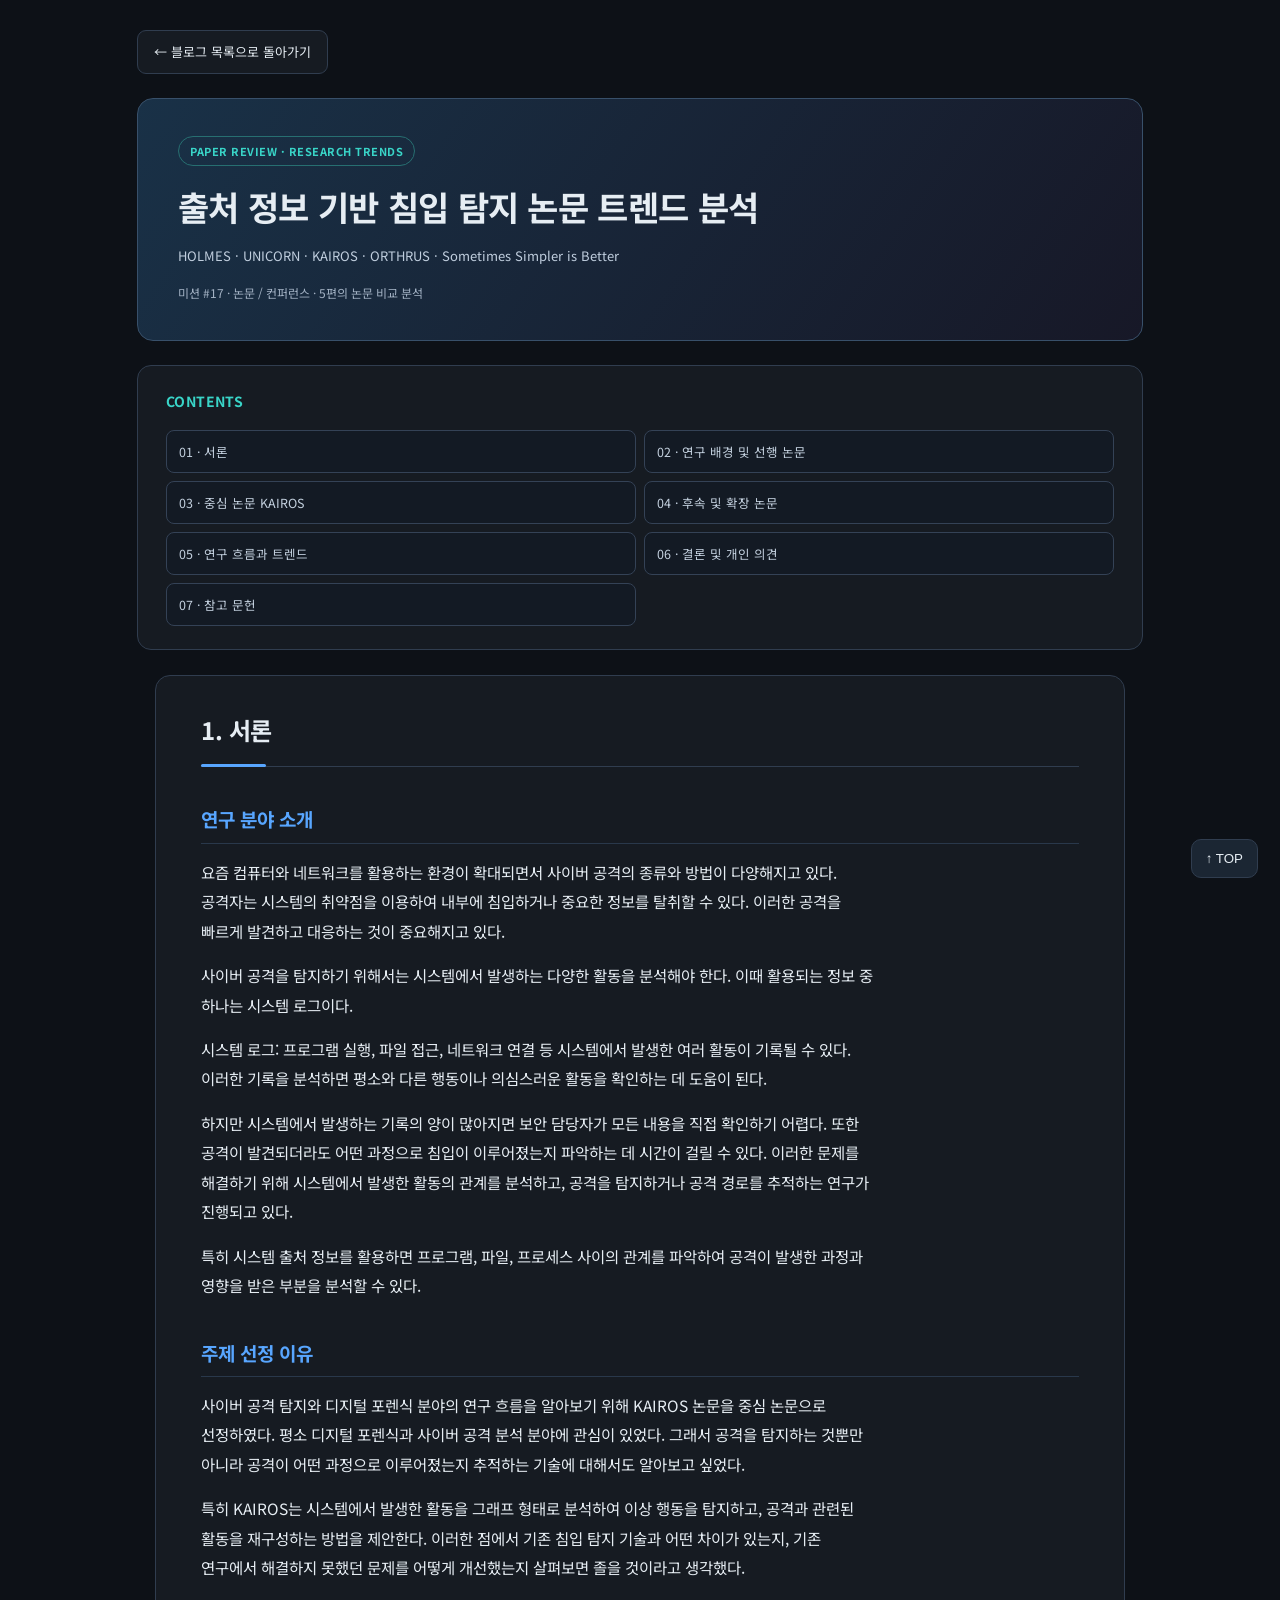
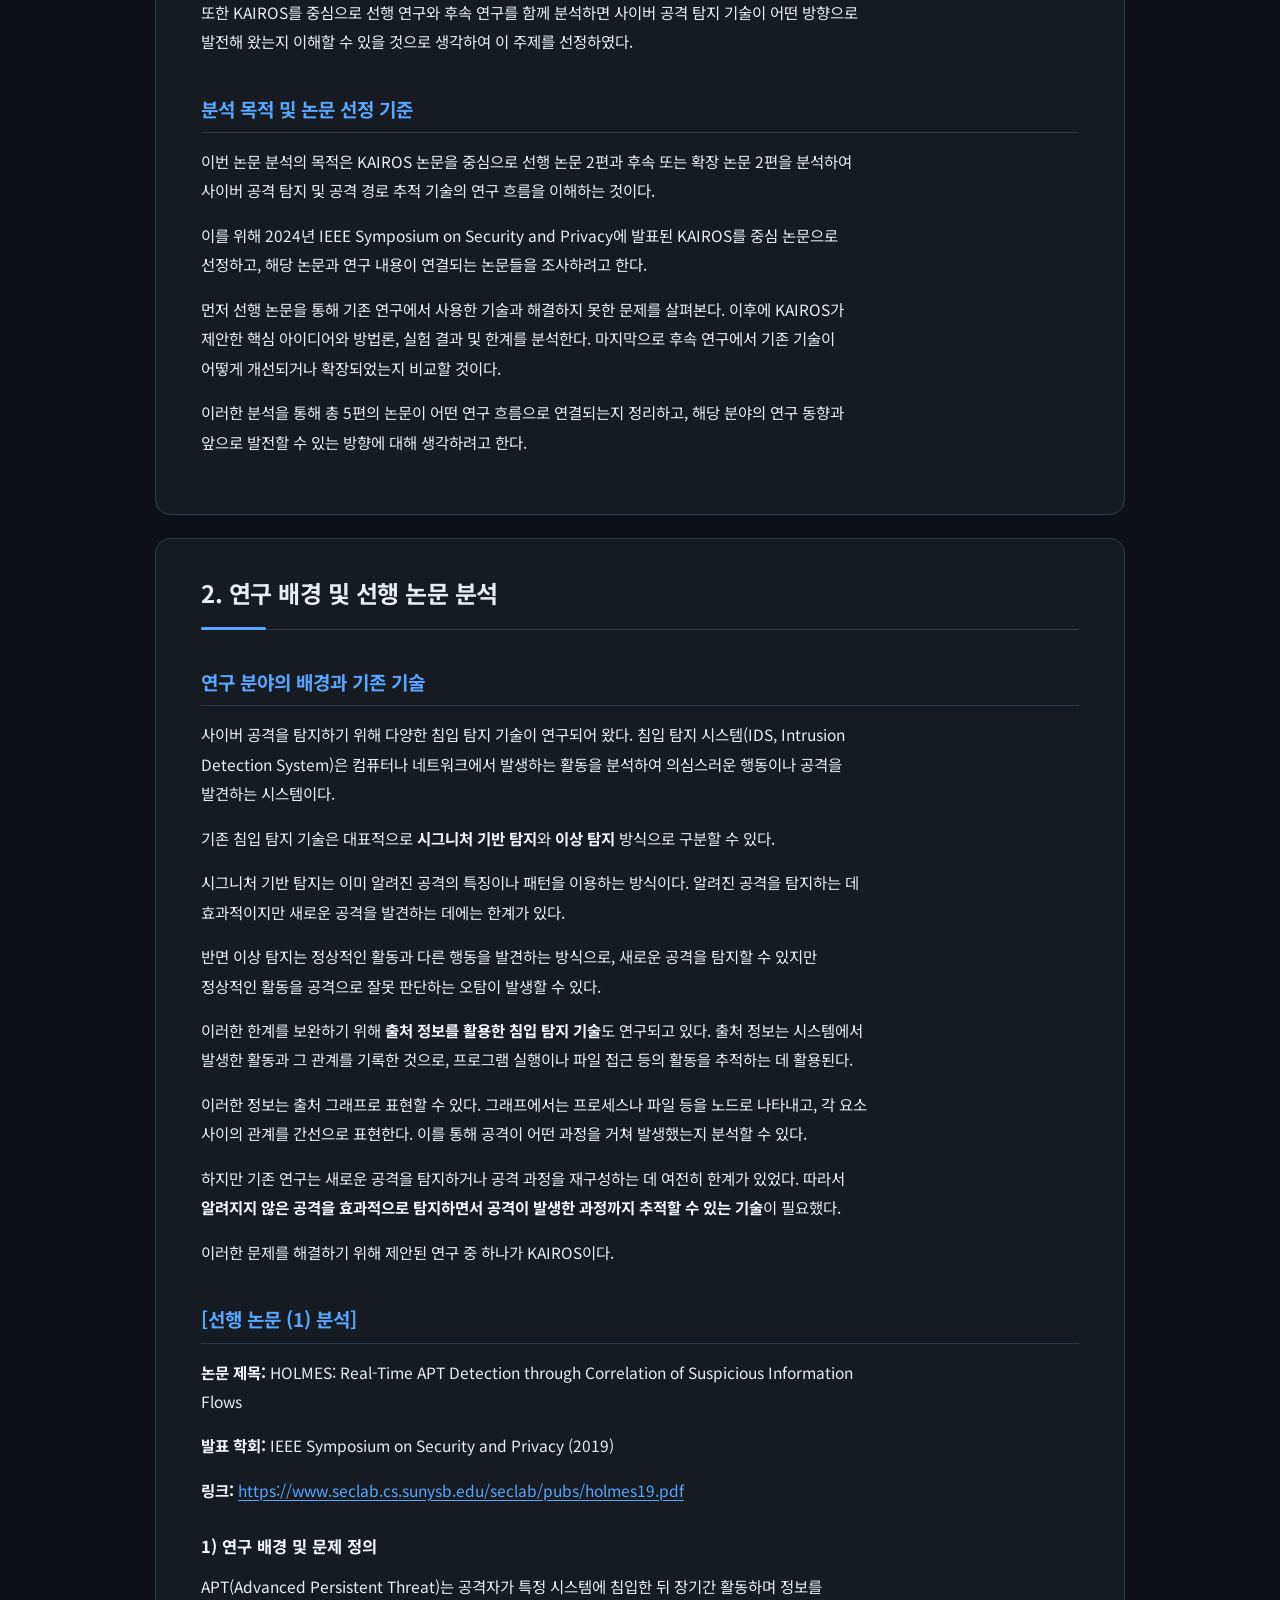
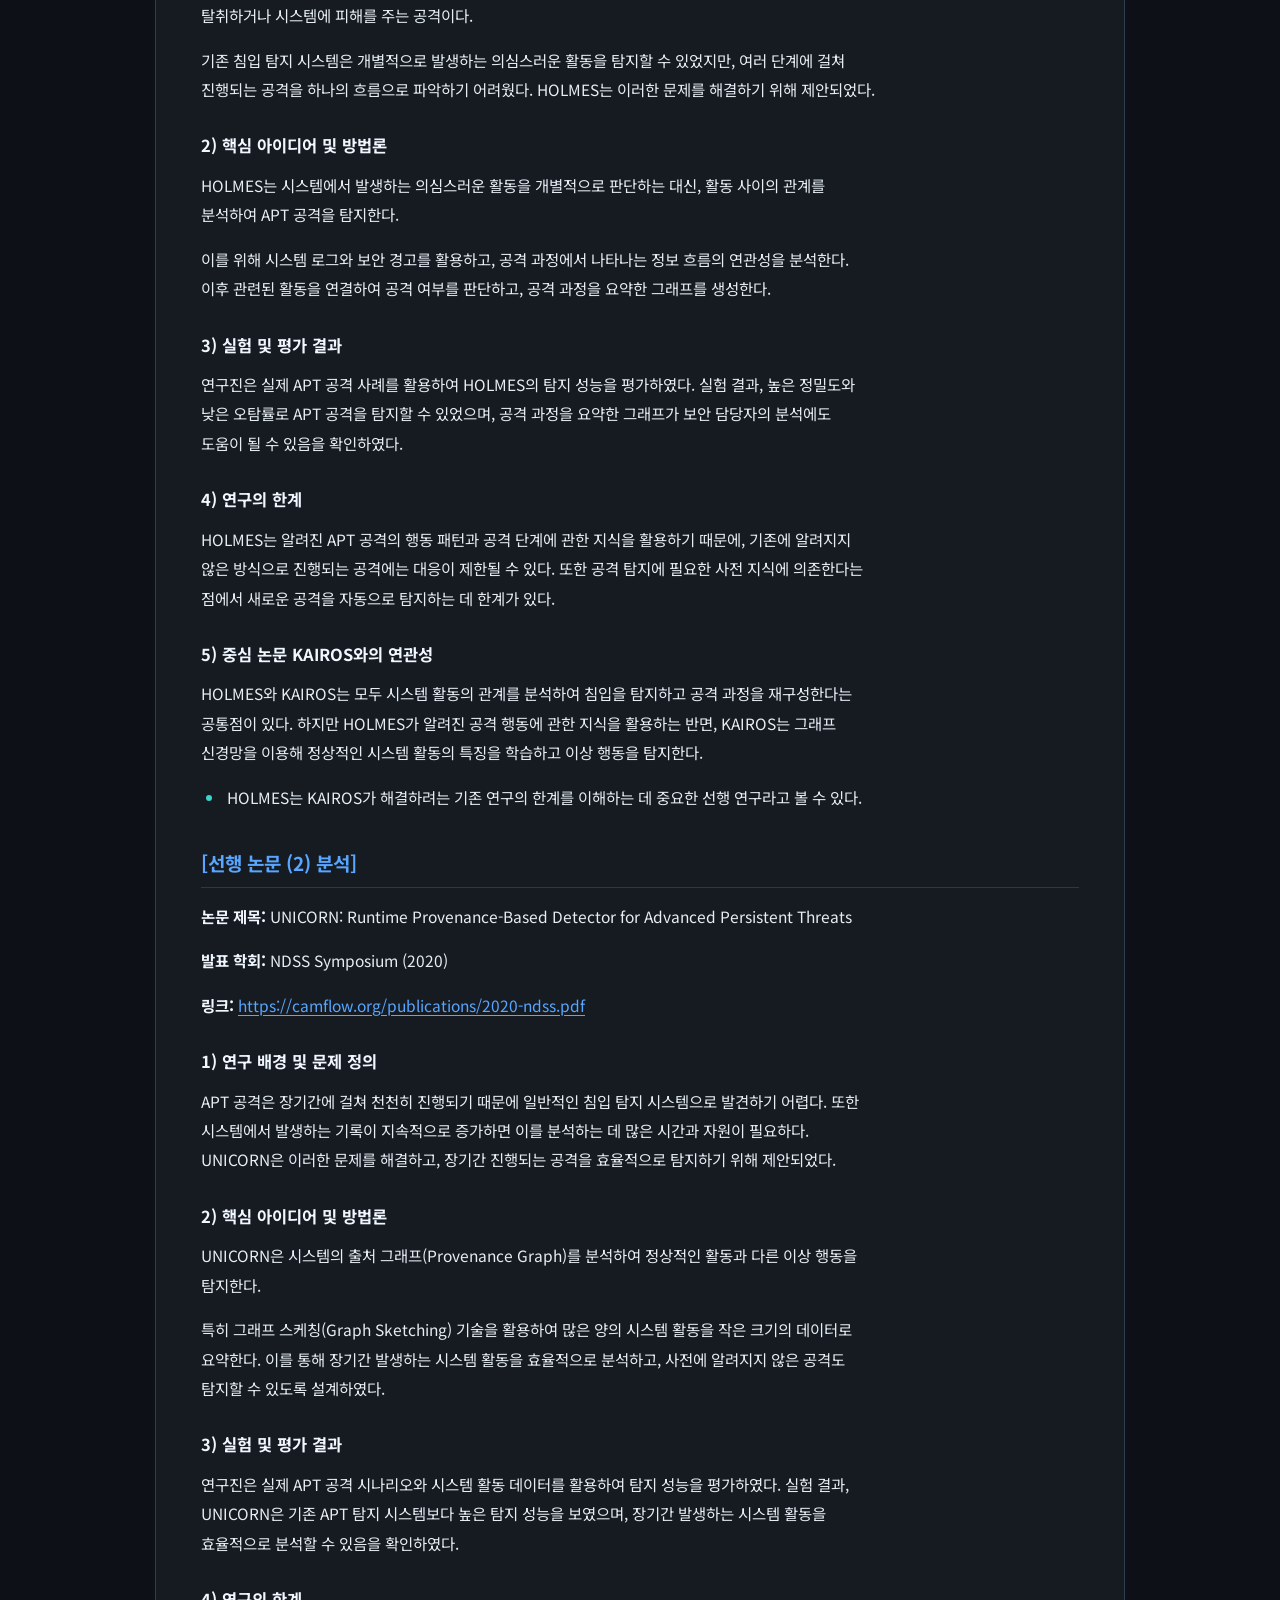
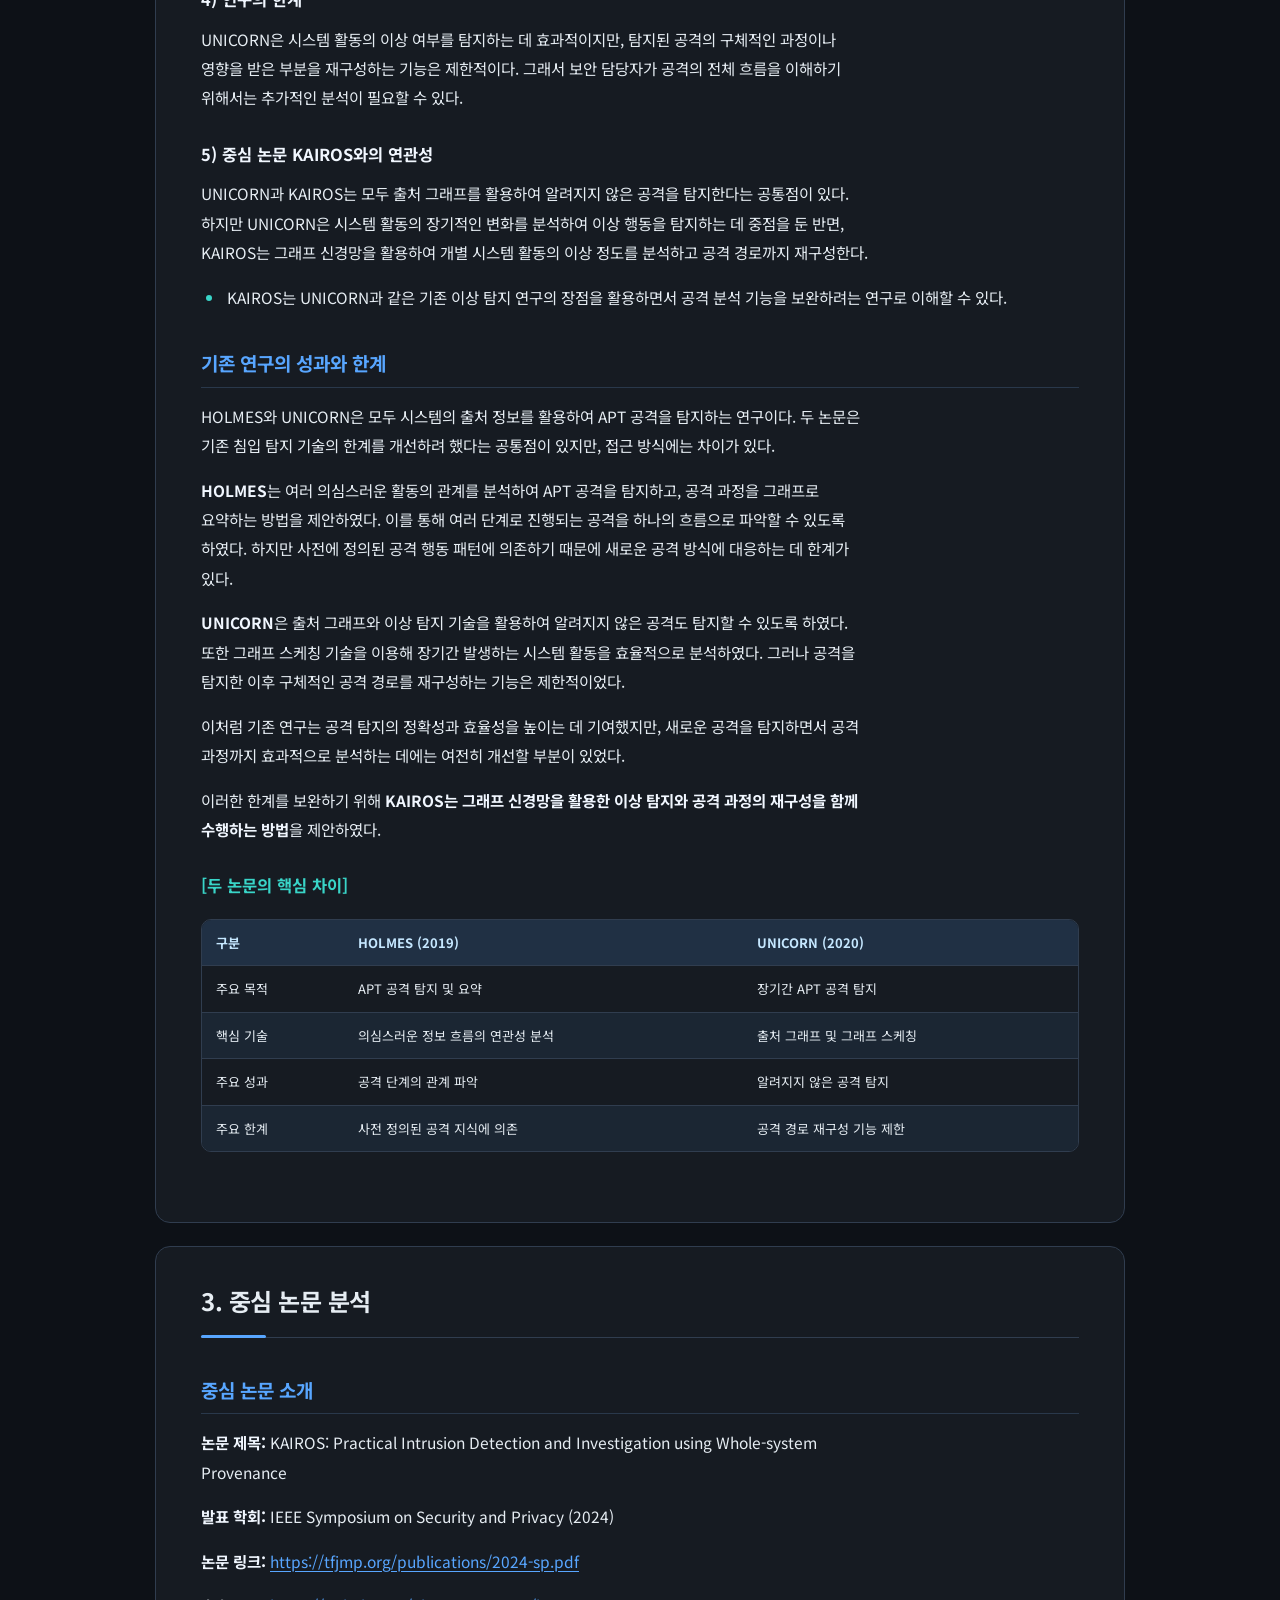
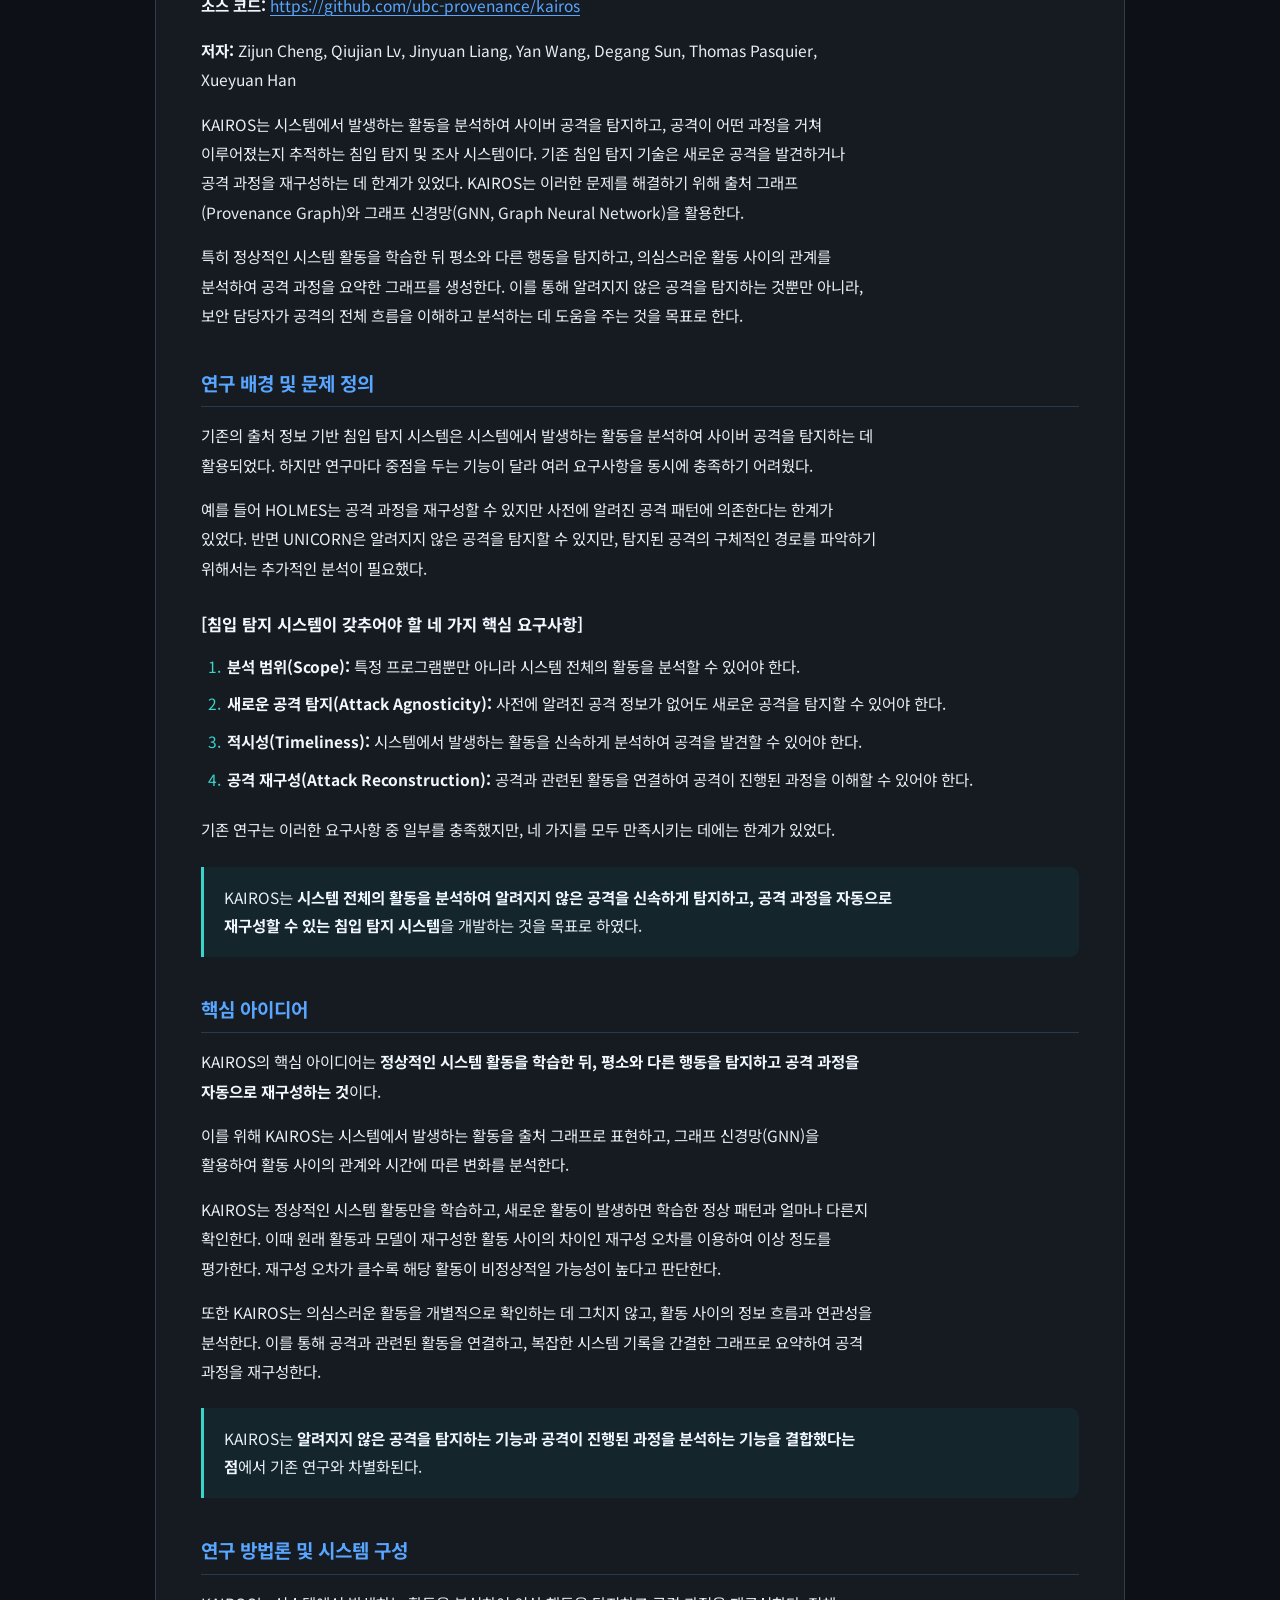
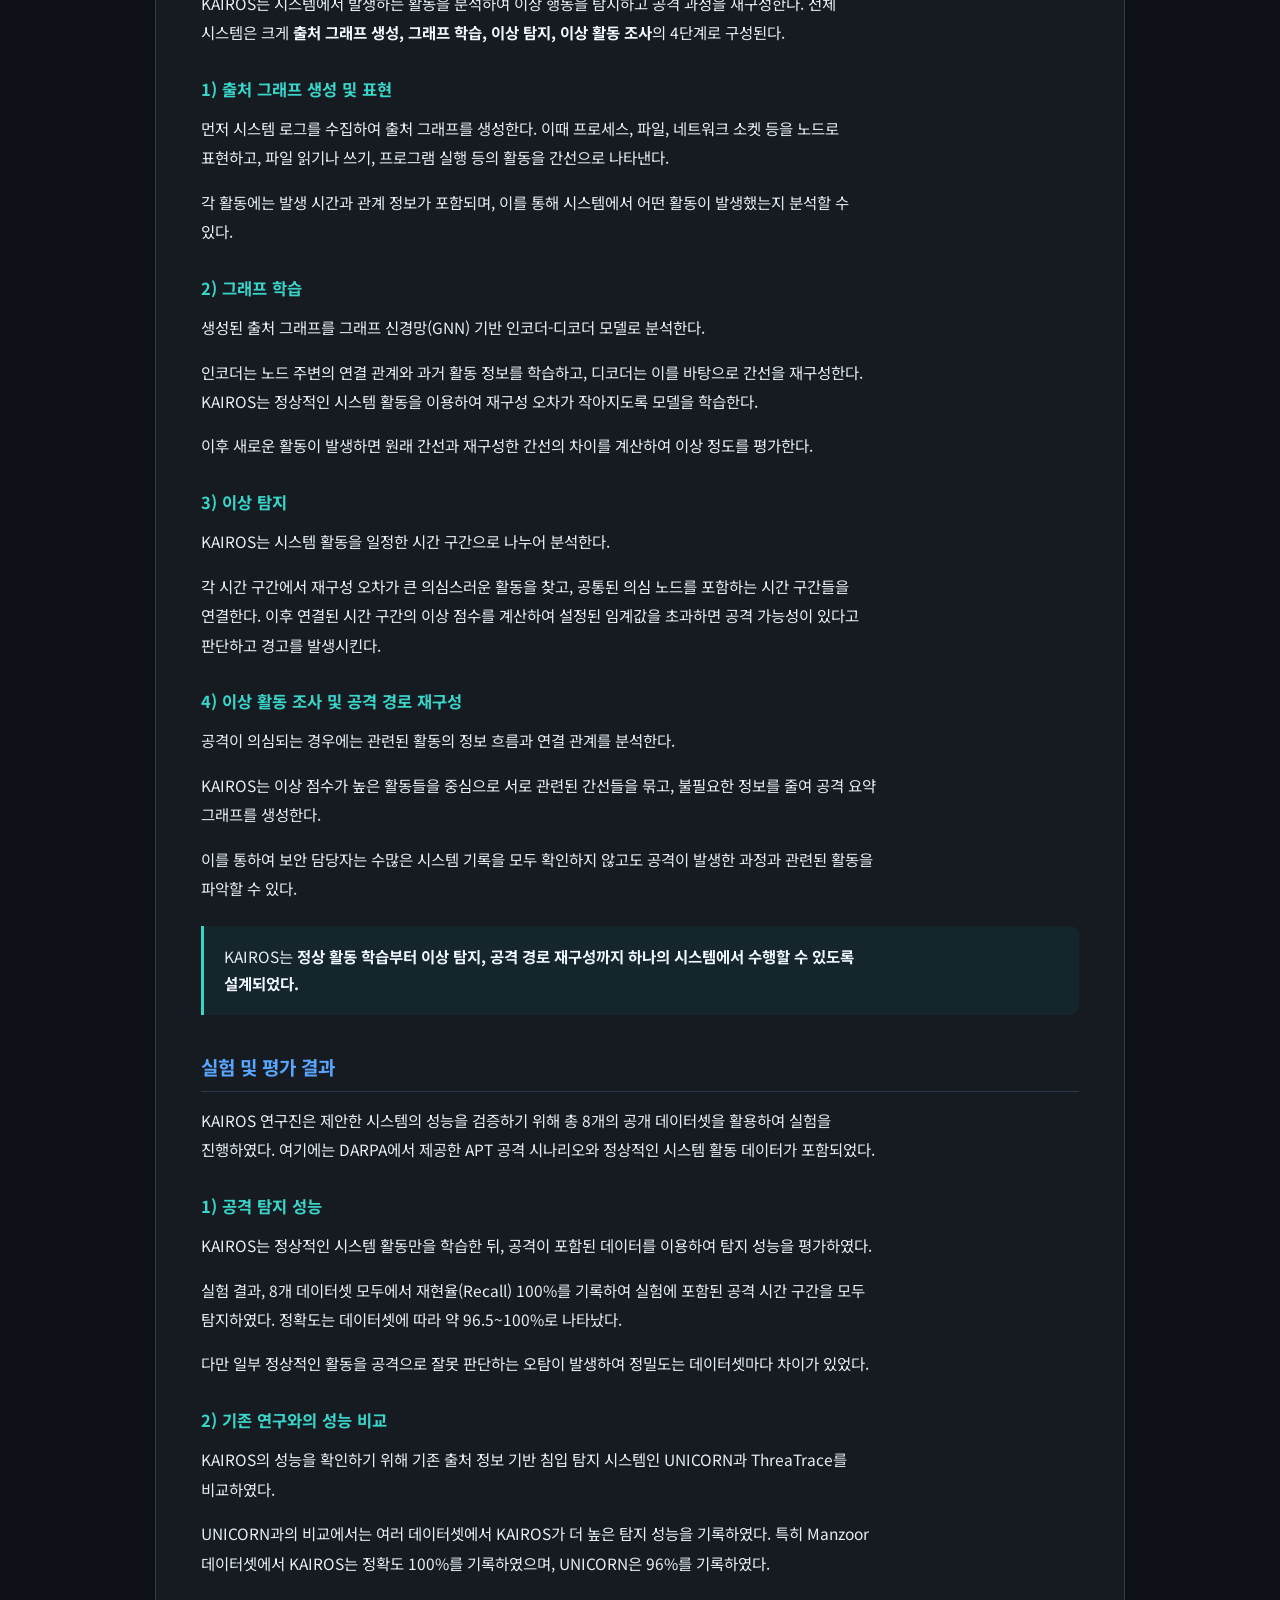
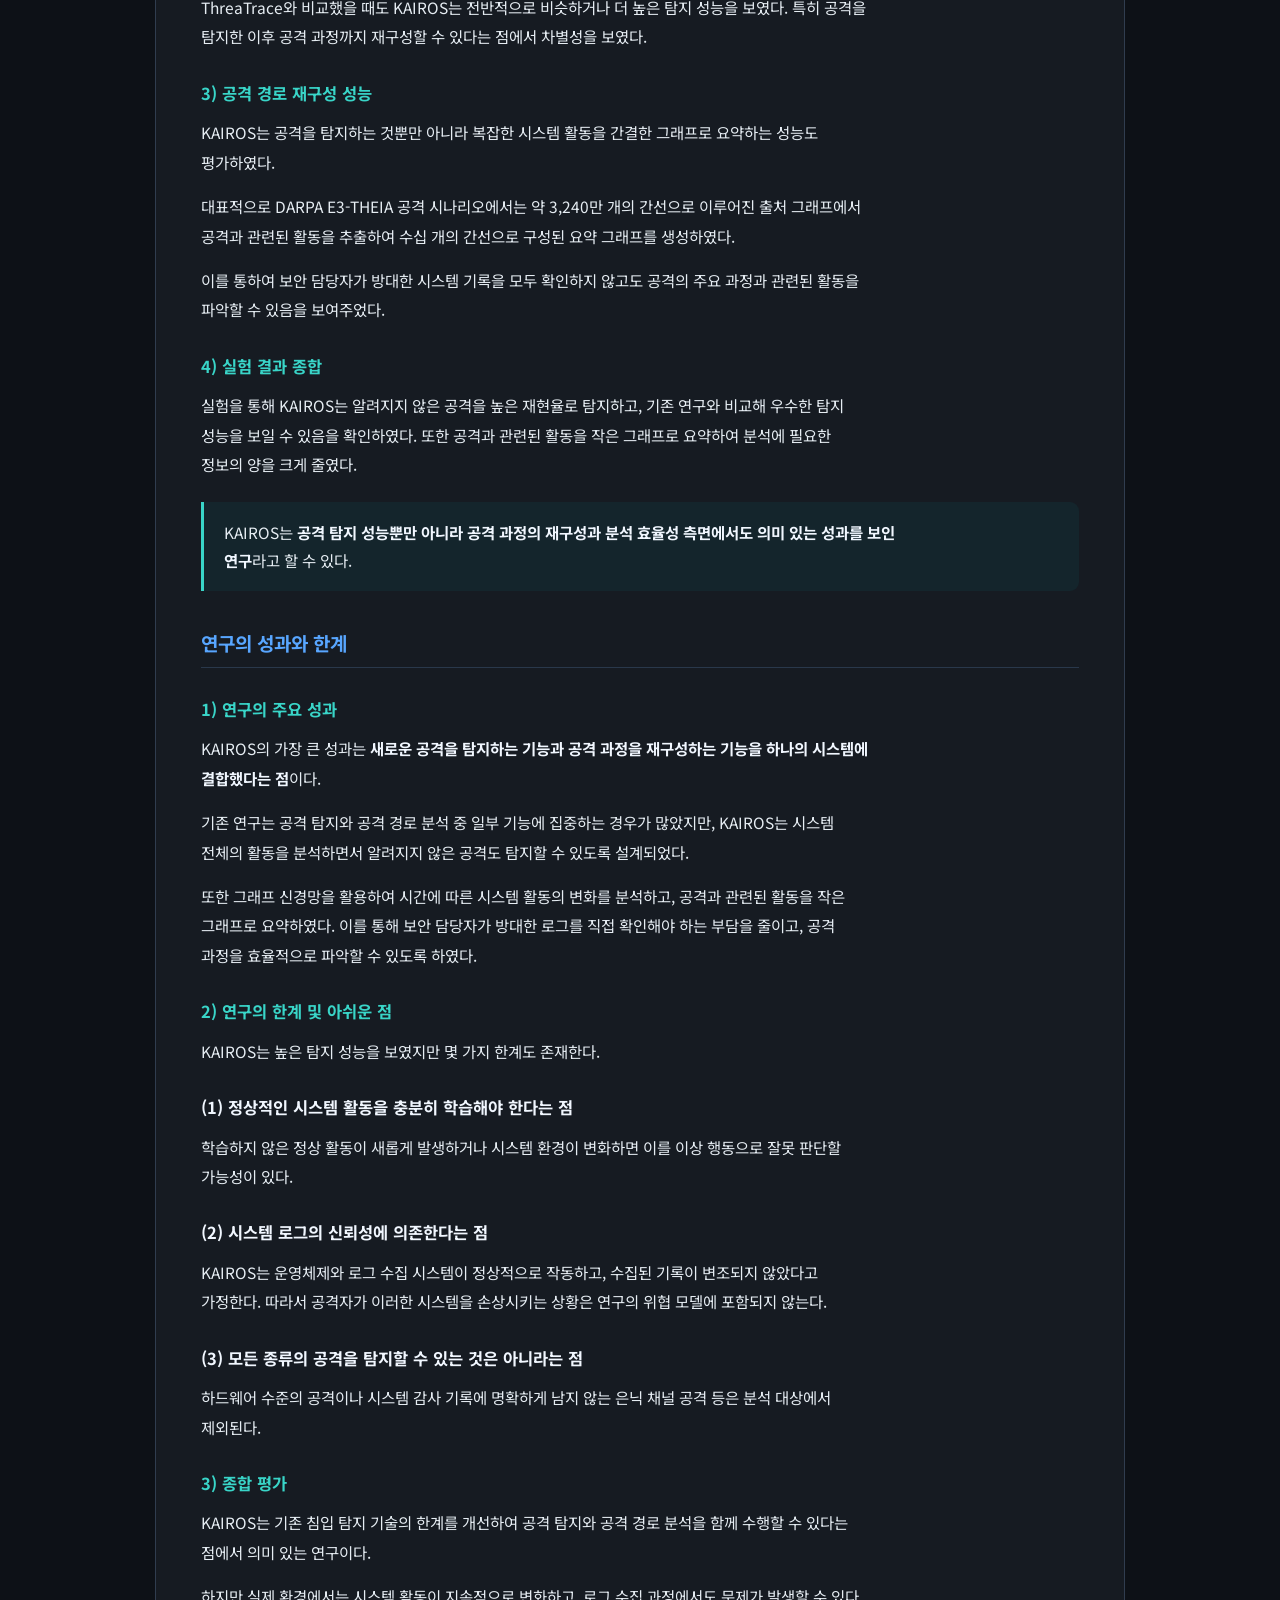
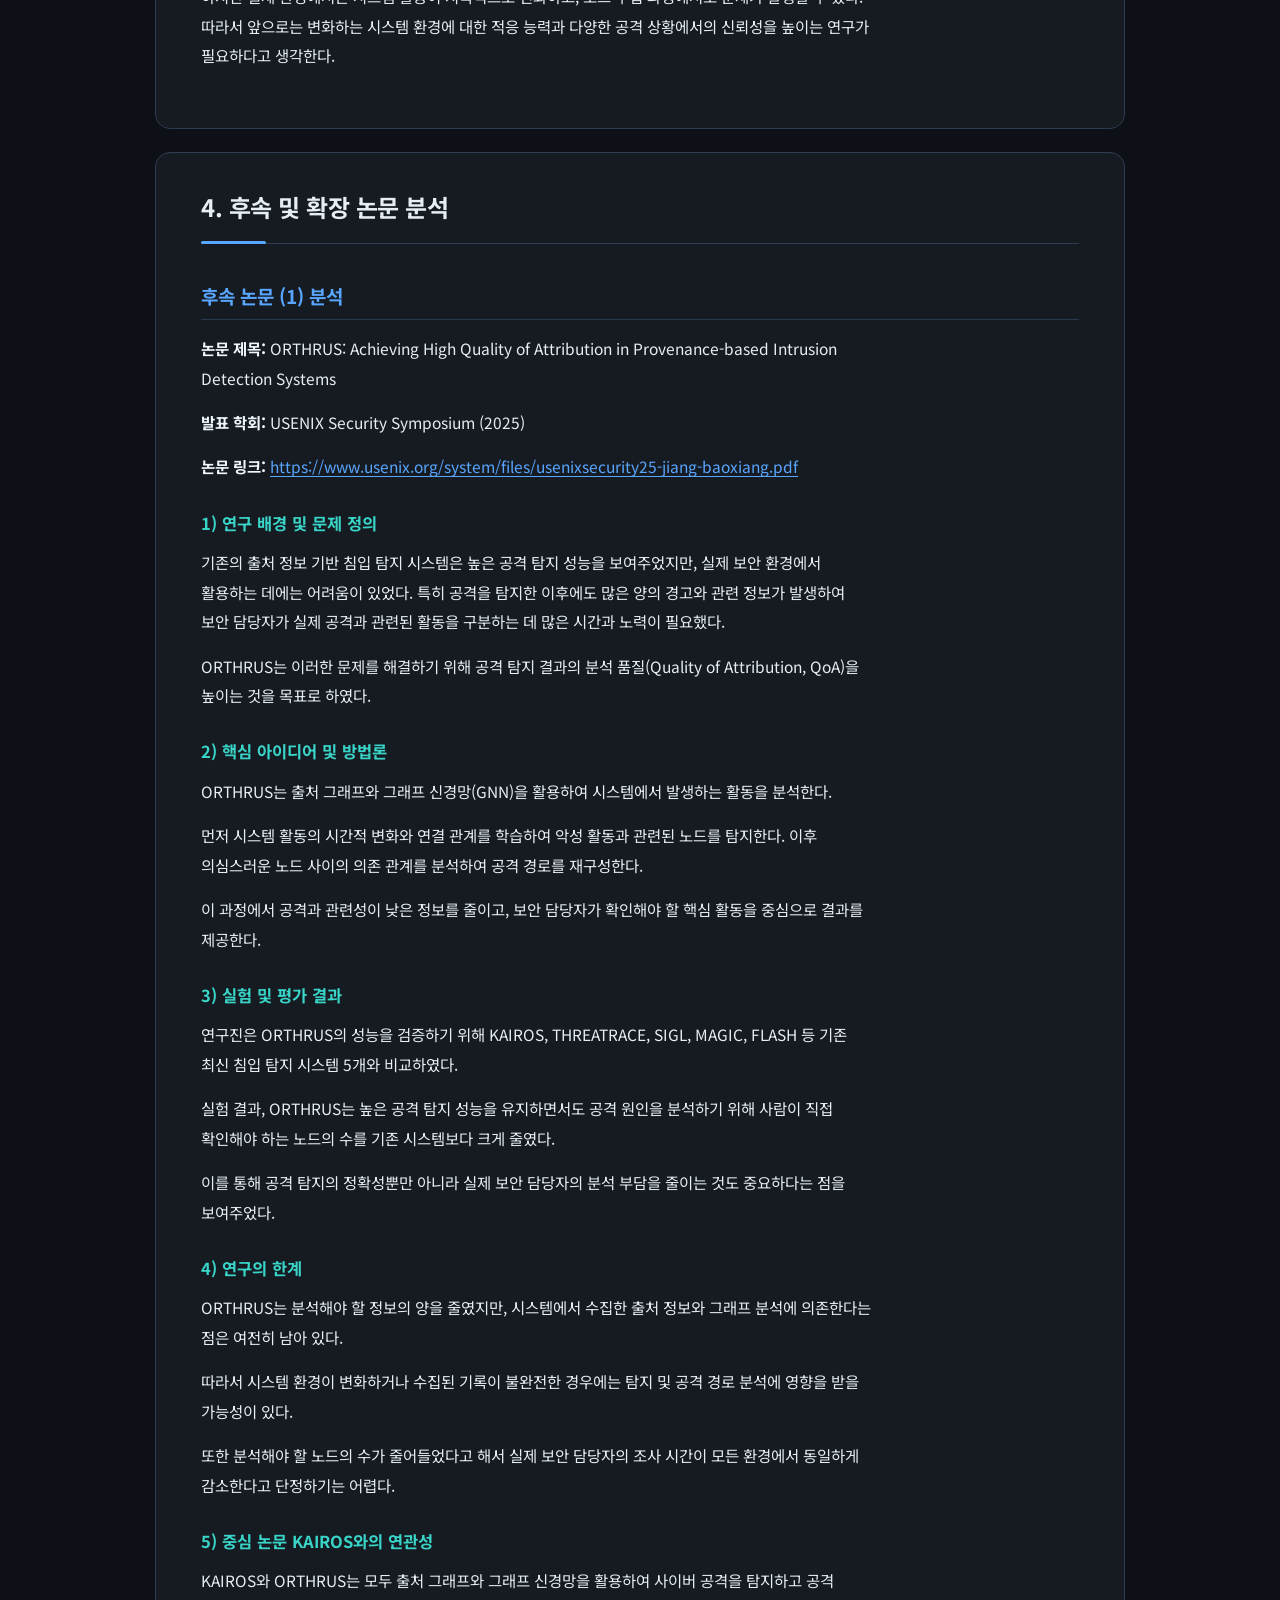
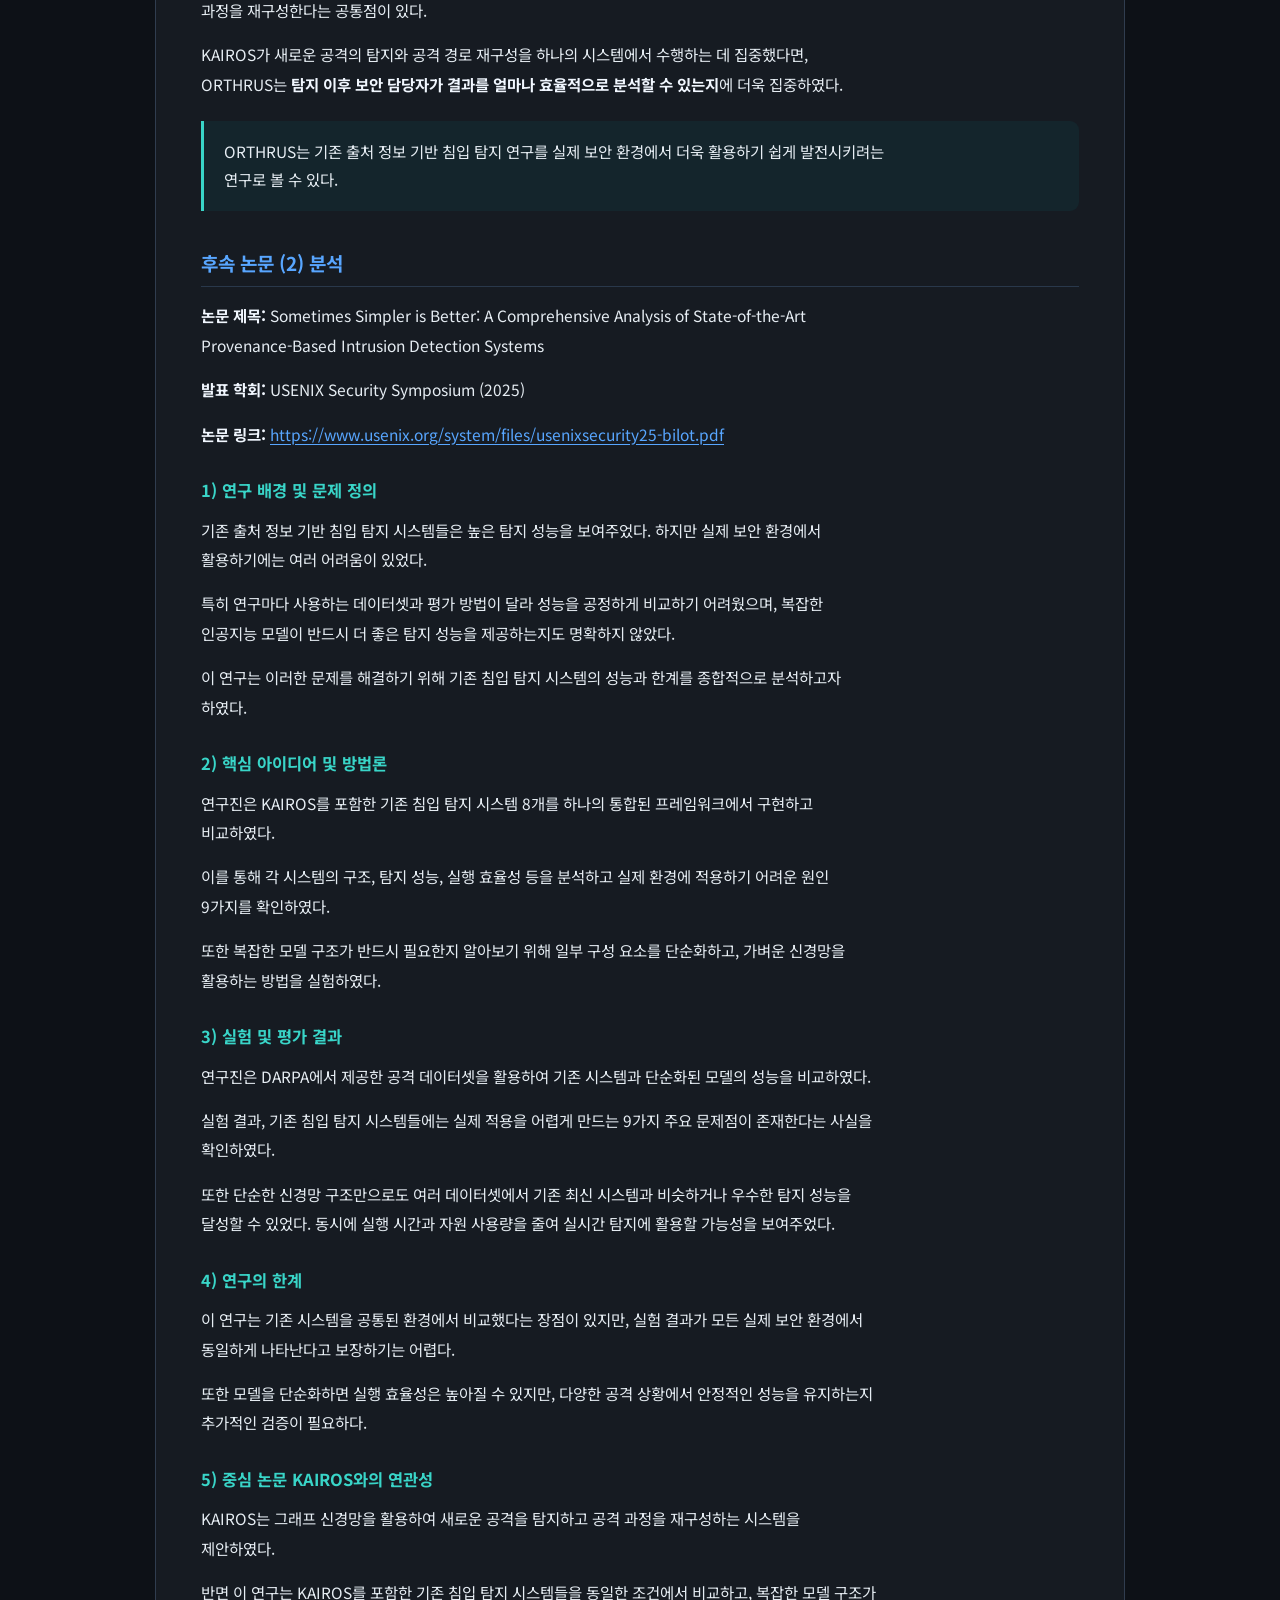
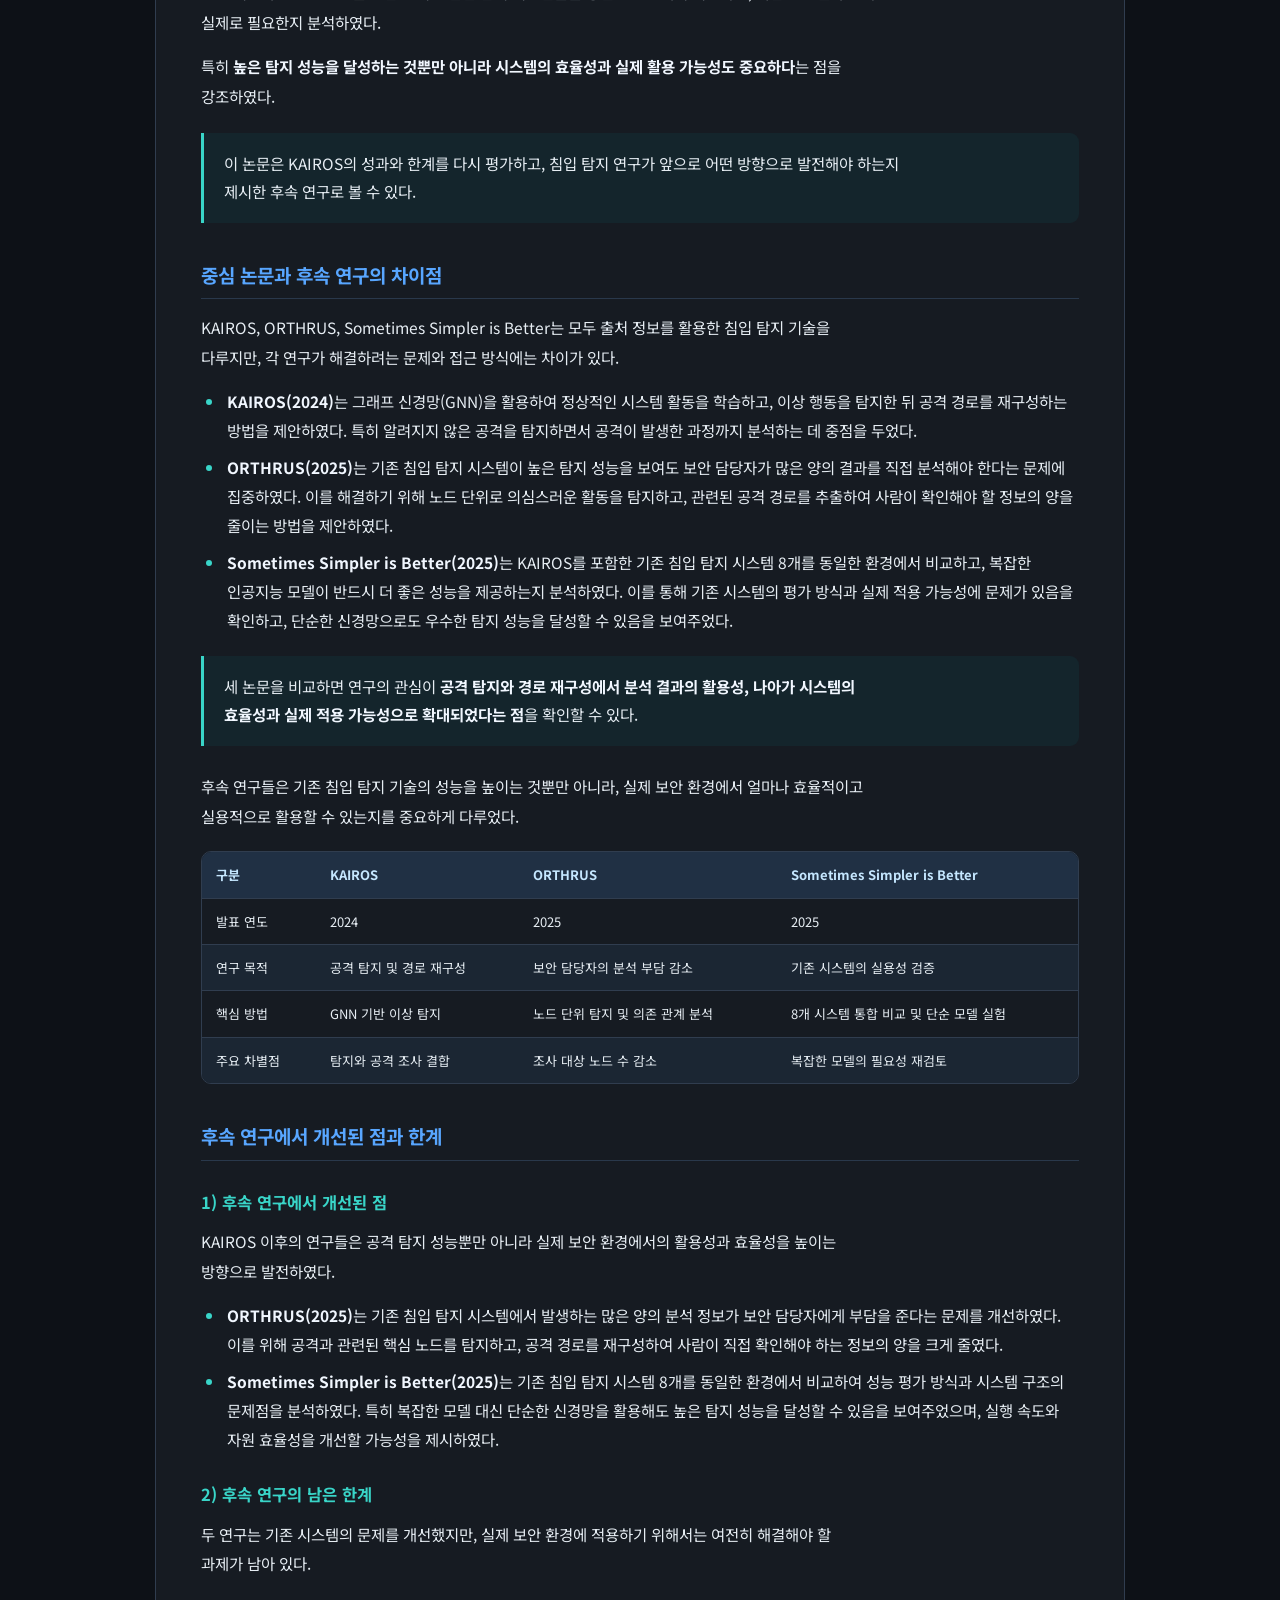
<file: posts/kairos-paper-trends.html>
<!DOCTYPE html>

<html lang="ko">
<head>
<meta charset="utf-8"/>
<meta content="width=device-width, initial-scale=1.0" name="viewport"/>
<title>출처 정보 기반 침입 탐지 논문 트렌드 분석 | DFIR &amp; Cyber Security Archive</title>
<link href="https://fonts.googleapis.com/css2?family=Noto+Sans+KR:wght@400;500;600;700&amp;display=swap" rel="stylesheet"/>
<style>
:root{--bg:#0d1117;--surface:#161b22;--panel:#1b2633;--line:#303d4f;--txt:#e6edf3;--muted:#a4b3c5;--cyan:#39d5c8;--blue:#58a6ff}
*{box-sizing:border-box}html{scroll-behavior:smooth;scroll-padding-top:24px}
body{margin:0;background:var(--bg);color:var(--txt);font:15.5px/1.85 "Noto Sans KR",sans-serif;word-break:keep-all;-webkit-font-smoothing:antialiased}
a{color:var(--blue);text-decoration:none;overflow-wrap:anywhere}a:hover{text-decoration:underline}
.wrap{max-width:1050px;margin:0 auto;padding:30px 22px 80px}
.back{display:inline-block;padding:9px 16px;border:1px solid var(--line);border-radius:9px;color:var(--txt);font-size:13px;background:var(--surface)}
.hero{margin:24px 0;padding:36px 40px;border:1px solid #38506a;border-radius:16px;background:linear-gradient(125deg,#193147,#171827)}
.tag{display:inline-block;padding:4px 11px;border:1px solid #276f71;border-radius:20px;color:var(--cyan);font-size:11px;font-weight:700;letter-spacing:.5px}
.hero h1{font-size:clamp(25px,3.5vw,34px);line-height:1.45;letter-spacing:-.7px;margin:16px 0 12px}
.hero p{color:#c0cede;margin:0;font-size:13px}.hero .meta{color:var(--muted);margin-top:14px;font-size:12px}
.toc{padding:23px 28px;background:var(--surface);border:1px solid var(--line);border-radius:14px;margin-bottom:25px}
.toc strong{display:block;color:var(--cyan);font-size:14px;letter-spacing:.4px}
.links{display:grid;grid-template-columns:repeat(2,minmax(0,1fr));gap:8px;margin-top:15px}
.links a{display:block;padding:9px 12px;border-radius:8px;background:#131a24;border:1px solid #344256;color:#c4d1df;font-size:12.5px}
.links a:hover{background:var(--panel);border-color:var(--blue);text-decoration:none}
.paper{max-width:970px;margin:auto;background:transparent;border:0;padding:0}
.chapter{background:var(--surface);border:1px solid var(--line);border-radius:15px;margin:0 0 23px;padding:36px 45px 42px}
.chapter>h1{font-size:24px;line-height:1.5;letter-spacing:-.5px;margin:0 0 28px;padding:0 0 18px;border-bottom:1px solid var(--line);position:relative}
.chapter>h1:after{content:"";position:absolute;bottom:-1px;left:0;width:65px;height:3px;background:var(--blue);border-radius:2px}
.paper h2{font-size:19px;line-height:1.5;color:var(--blue);margin:38px 0 14px;padding:0 0 9px;border-bottom:1px solid #29384b}
.paper h3{font-size:16.5px;line-height:1.6;color:var(--cyan);margin:28px 0 12px;font-weight:700}
.paper h4{font-size:15px;line-height:1.6;color:#e6edf3;margin:22px 0 8px;font-weight:700}
.paper p{max-width:75ch;margin:10px 0 15px;line-height:1.9;color:var(--txt)}
.paper ul,.paper ol{padding-left:24px;margin:14px 0 22px}.paper li{margin:9px 0;line-height:1.85;padding-left:2px}.paper li::marker{color:var(--cyan)}
.paper strong{font-weight:700;color:#f1f7ff}
.paper blockquote{margin:22px 0 26px;padding:13px 20px;border-left:3px solid var(--cyan);background:#14252c;border-radius:0 9px 9px 0}
.paper blockquote p{margin:4px 0;line-height:1.8}
.paper .table-scroll{overflow-x:auto;margin:20px 0 28px;border:1px solid var(--line);border-radius:10px}
.paper table{border-collapse:collapse;width:100%;min-width:540px;font-size:13px;line-height:1.65}
.paper th,.paper td{padding:12px 14px;border-bottom:1px solid var(--line);text-align:left;vertical-align:top}
.paper th{background:#203044;color:#c5e7ff;font-weight:700}.paper tr:last-child td{border-bottom:0}.paper tbody tr:nth-child(even){background:#1b2633}
.paper a{text-decoration:underline;text-underline-offset:3px}.paper code{font-family:monospace}
.paper .paper-label{color:var(--muted);font-size:12px;letter-spacing:.6px;font-weight:700;margin:25px 0 5px}
.footer{text-align:center;color:var(--muted);padding:28px 0;font-size:12px}.footer p{margin:4px}
.top-btn{position:fixed;bottom:22px;right:22px;border:1px solid var(--line);background:var(--panel);color:var(--txt);border-radius:10px;padding:11px 14px;cursor:pointer}
.progress{position:fixed;top:0;left:0;width:0;height:3px;background:var(--cyan);z-index:99}
@media(max-width:700px){.wrap{padding:15px 11px 45px}.hero{padding:28px 22px}.toc{padding:19px}.links{grid-template-columns:1fr}.chapter{padding:26px 20px 30px}.chapter>h1{font-size:21px}.paper h2{font-size:18px}.paper h3{font-size:16px}.paper p,.paper li{font-size:14.5px}.top-btn{right:12px;bottom:12px}}
@media(prefers-reduced-motion:reduce){html{scroll-behavior:auto}}
</style>
</head>
<body>
<div class="progress" id="readingProgress"></div>
<div class="wrap">
<a class="back" href="../index.html#conf">
    ← 블로그 목록으로 돌아가기
</a>
<header class="hero">
<span class="tag">PAPER REVIEW · RESEARCH TRENDS</span>
<h1>출처 정보 기반 침입 탐지 논문 트렌드 분석</h1>
<p>HOLMES · UNICORN · KAIROS · ORTHRUS · Sometimes Simpler is Better</p>
<div class="meta">미션 #17 · 논문 / 컨퍼런스 · 5편의 논문 비교 분석</div>
</header>
<nav class="toc">
<strong>CONTENTS</strong>
<div class="links">
<a href="#introduction">01 · 서론</a>
<a href="#prior-work">02 · 연구 배경 및 선행 논문</a>
<a href="#kairos">03 · 중심 논문 KAIROS</a>
<a href="#follow-up">04 · 후속 및 확장 논문</a>
<a href="#trends">05 · 연구 흐름과 트렌드</a>
<a href="#conclusion">06 · 결론 및 개인 의견</a>
<a href="#references">07 · 참고 문헌</a>
</div>
</nav>
<main class="paper">
<section class="chapter"><h1 id="introduction">1. 서론</h1>
<h2>연구 분야 소개</h2>
<p>
요즘 컴퓨터와 네트워크를 활용하는 환경이 확대되면서 사이버 공격의 종류와 방법이 다양해지고 있다. 공격자는 시스템의 취약점을 이용하여 내부에 침입하거나 중요한 정보를 탈취할 수 있다. 이러한 공격을 빠르게 발견하고 대응하는 것이 중요해지고 있다.
</p>
<p>
사이버 공격을 탐지하기 위해서는 시스템에서 발생하는 다양한 활동을 분석해야 한다. 이때 활용되는 정보 중 하나는 시스템 로그이다.
</p>
<p>
시스템 로그: 프로그램 실행, 파일 접근, 네트워크 연결 등 시스템에서 발생한 여러 활동이 기록될 수 있다. 이러한 기록을 분석하면 평소와 다른 행동이나 의심스러운 활동을 확인하는 데 도움이 된다.
</p>
<p>
하지만 시스템에서 발생하는 기록의 양이 많아지면 보안 담당자가 모든 내용을 직접 확인하기 어렵다. 또한 공격이 발견되더라도 어떤 과정으로 침입이 이루어졌는지 파악하는 데 시간이 걸릴 수 있다. 이러한 문제를 해결하기 위해 시스템에서 발생한 활동의 관계를 분석하고, 공격을 탐지하거나 공격 경로를 추적하는 연구가 진행되고 있다.
</p>
<p>
특히 시스템 출처 정보를 활용하면 프로그램, 파일, 프로세스 사이의 관계를 파악하여 공격이 발생한 과정과 영향을 받은 부분을 분석할 수 있다.
</p>
<h2>주제 선정 이유</h2>
<p>
사이버 공격 탐지와 디지털 포렌식 분야의 연구 흐름을 알아보기 위해 KAIROS 논문을 중심 논문으로 선정하였다. 평소 디지털 포렌식과 사이버 공격 분석 분야에 관심이 있었다. 그래서 공격을 탐지하는 것뿐만 아니라 공격이 어떤 과정으로 이루어졌는지 추적하는 기술에 대해서도 알아보고 싶었다.
</p>
<p>
특히 KAIROS는 시스템에서 발생한 활동을 그래프 형태로 분석하여 이상 행동을 탐지하고, 공격과 관련된 활동을 재구성하는 방법을 제안한다. 이러한 점에서 기존 침입 탐지 기술과 어떤 차이가 있는지, 기존 연구에서 해결하지 못했던 문제를 어떻게 개선했는지 살펴보면 졸을 것이라고 생각했다.
</p>
<p>
또한 KAIROS를 중심으로 선행 연구와 후속 연구를 함께 분석하면 사이버 공격 탐지 기술이 어떤 방향으로 발전해 왔는지 이해할 수 있을 것으로 생각하여 이 주제를 선정하였다.
</p>
<h2>분석 목적 및 논문 선정 기준</h2>
<p>
이번 논문 분석의 목적은 KAIROS 논문을 중심으로 선행 논문 2편과 후속 또는 확장 논문 2편을 분석하여 사이버 공격 탐지 및 공격 경로 추적 기술의 연구 흐름을 이해하는 것이다.
</p>
<p>
이를 위해 2024년 IEEE Symposium on Security and Privacy에 발표된 KAIROS를 중심 논문으로 선정하고, 해당 논문과 연구 내용이 연결되는 논문들을 조사하려고 한다.
</p>
<p>
먼저 선행 논문을 통해 기존 연구에서 사용한 기술과 해결하지 못한 문제를 살펴본다. 이후에 KAIROS가 제안한 핵심 아이디어와 방법론, 실험 결과 및 한계를 분석한다. 마지막으로 후속 연구에서 기존 기술이 어떻게 개선되거나 확장되었는지 비교할 것이다.
</p>
<p>
이러한 분석을 통해 총 5편의 논문이 어떤 연구 흐름으로 연결되는지 정리하고, 해당 분야의 연구 동향과 앞으로 발전할 수 있는 방향에 대해 생각하려고 한다.
</p>
</section><section class="chapter"><h1 id="prior-work">2. 연구 배경 및 선행 논문 분석</h1>
<h2>연구 분야의 배경과 기존 기술</h2>
<p>
사이버 공격을 탐지하기 위해 다양한 침입 탐지 기술이 연구되어 왔다. 침입 탐지 시스템(IDS, Intrusion Detection System)은 컴퓨터나 네트워크에서 발생하는 활동을 분석하여 의심스러운 행동이나 공격을 발견하는 시스템이다.
</p>
<p>
기존 침입 탐지 기술은 대표적으로 <strong>시그니처 기반 탐지</strong>와 <strong>이상 탐지</strong> 방식으로 구분할 수 있다.
</p>
<p>
시그니처 기반 탐지는 이미 알려진 공격의 특징이나 패턴을 이용하는 방식이다. 알려진 공격을 탐지하는 데 효과적이지만 새로운 공격을 발견하는 데에는 한계가 있다.
</p>
<p>
반면 이상 탐지는 정상적인 활동과 다른 행동을 발견하는 방식으로, 새로운 공격을 탐지할 수 있지만 정상적인 활동을 공격으로 잘못 판단하는 오탐이 발생할 수 있다.
</p>
<p>
이러한 한계를 보완하기 위해 <strong>출처 정보를 활용한 침입 탐지 기술</strong>도 연구되고 있다. 출처 정보는 시스템에서 발생한 활동과 그 관계를 기록한 것으로, 프로그램 실행이나 파일 접근 등의 활동을 추적하는 데 활용된다.
</p>
<p>
이러한 정보는 출처 그래프로 표현할 수 있다. 그래프에서는 프로세스나 파일 등을 노드로 나타내고, 각 요소 사이의 관계를 간선으로 표현한다. 이를 통해 공격이 어떤 과정을 거쳐 발생했는지 분석할 수 있다.
</p>
<p>
하지만 기존 연구는 새로운 공격을 탐지하거나 공격 과정을 재구성하는 데 여전히 한계가 있었다. 따라서 <strong>알려지지 않은 공격을 효과적으로 탐지하면서 공격이 발생한 과정까지 추적할 수 있는 기술</strong>이 필요했다.
</p>
<p>
이러한 문제를 해결하기 위해 제안된 연구 중 하나가 KAIROS이다.
</p>
<h2>[선행 논문 (1) 분석]</h2>
<p>
<strong>논문 제목:</strong> HOLMES: Real-Time APT Detection through Correlation of Suspicious Information Flows
</p>
<p><strong>발표 학회:</strong> IEEE Symposium on Security and Privacy (2019)</p>
<p>
<strong>링크:</strong>
<a href="https://www.seclab.cs.sunysb.edu/seclab/pubs/holmes19.pdf">
https://www.seclab.cs.sunysb.edu/seclab/pubs/holmes19.pdf
</a>
</p>
<h3><strong>1) 연구 배경 및 문제 정의</strong></h3>
<p>
APT(Advanced Persistent Threat)는 공격자가 특정 시스템에 침입한 뒤 장기간 활동하며 정보를 탈취하거나 시스템에 피해를 주는 공격이다.
</p>
<p>
기존 침입 탐지 시스템은 개별적으로 발생하는 의심스러운 활동을 탐지할 수 있었지만, 여러 단계에 걸쳐 진행되는 공격을 하나의 흐름으로 파악하기 어려웠다. HOLMES는 이러한 문제를 해결하기 위해 제안되었다.
</p>
<h3><strong>2) 핵심 아이디어 및 방법론</strong></h3>
<p>
HOLMES는 시스템에서 발생하는 의심스러운 활동을 개별적으로 판단하는 대신, 활동 사이의 관계를 분석하여 APT 공격을 탐지한다.
</p>
<p>
이를 위해 시스템 로그와 보안 경고를 활용하고, 공격 과정에서 나타나는 정보 흐름의 연관성을 분석한다. 이후 관련된 활동을 연결하여 공격 여부를 판단하고, 공격 과정을 요약한 그래프를 생성한다.
</p>
<h3><strong>3) 실험 및 평가 결과</strong></h3>
<p>
연구진은 실제 APT 공격 사례를 활용하여 HOLMES의 탐지 성능을 평가하였다. 실험 결과, 높은 정밀도와 낮은 오탐률로 APT 공격을 탐지할 수 있었으며, 공격 과정을 요약한 그래프가 보안 담당자의 분석에도 도움이 될 수 있음을 확인하였다.
</p>
<h3><strong>4) 연구의 한계</strong></h3>
<p>
HOLMES는 알려진 APT 공격의 행동 패턴과 공격 단계에 관한 지식을 활용하기 때문에, 기존에 알려지지 않은 방식으로 진행되는 공격에는 대응이 제한될 수 있다. 또한 공격 탐지에 필요한 사전 지식에 의존한다는 점에서 새로운 공격을 자동으로 탐지하는 데 한계가 있다.
</p>
<h3><strong>5) 중심 논문 KAIROS와의 연관성</strong></h3>
<p>
HOLMES와 KAIROS는 모두 시스템 활동의 관계를 분석하여 침입을 탐지하고 공격 과정을 재구성한다는 공통점이 있다. 하지만 HOLMES가 알려진 공격 행동에 관한 지식을 활용하는 반면, KAIROS는 그래프 신경망을 이용해 정상적인 시스템 활동의 특징을 학습하고 이상 행동을 탐지한다.
</p>
<ul>
<li>HOLMES는 KAIROS가 해결하려는 기존 연구의 한계를 이해하는 데 중요한 선행 연구라고 볼 수 있다.</li>
</ul>
<h2>[선행 논문 (2) 분석]</h2>
<p>
<strong>논문 제목:</strong> UNICORN: Runtime Provenance-Based Detector for Advanced Persistent Threats
</p>
<p><strong>발표 학회:</strong> NDSS Symposium (2020)</p>
<p>
<strong>링크:</strong>
<a href="https://camflow.org/publications/2020-ndss.pdf">
https://camflow.org/publications/2020-ndss.pdf
</a>
</p>
<h3><strong>1) 연구 배경 및 문제 정의</strong></h3>
<p>
APT 공격은 장기간에 걸쳐 천천히 진행되기 때문에 일반적인 침입 탐지 시스템으로 발견하기 어렵다. 또한 시스템에서 발생하는 기록이 지속적으로 증가하면 이를 분석하는 데 많은 시간과 자원이 필요하다. UNICORN은 이러한 문제를 해결하고, 장기간 진행되는 공격을 효율적으로 탐지하기 위해 제안되었다.
</p>
<h3><strong>2) 핵심 아이디어 및 방법론</strong></h3>
<p>
UNICORN은 시스템의 출처 그래프(Provenance Graph)를 분석하여 정상적인 활동과 다른 이상 행동을 탐지한다.
</p>
<p>
특히 그래프 스케칭(Graph Sketching) 기술을 활용하여 많은 양의 시스템 활동을 작은 크기의 데이터로 요약한다. 이를 통해 장기간 발생하는 시스템 활동을 효율적으로 분석하고, 사전에 알려지지 않은 공격도 탐지할 수 있도록 설계하였다.
</p>
<h3><strong>3) 실험 및 평가 결과</strong></h3>
<p>
연구진은 실제 APT 공격 시나리오와 시스템 활동 데이터를 활용하여 탐지 성능을 평가하였다. 실험 결과, UNICORN은 기존 APT 탐지 시스템보다 높은 탐지 성능을 보였으며, 장기간 발생하는 시스템 활동을 효율적으로 분석할 수 있음을 확인하였다.
</p>
<h3><strong>4) 연구의 한계</strong></h3>
<p>
UNICORN은 시스템 활동의 이상 여부를 탐지하는 데 효과적이지만, 탐지된 공격의 구체적인 과정이나 영향을 받은 부분을 재구성하는 기능은 제한적이다. 그래서 보안 담당자가 공격의 전체 흐름을 이해하기 위해서는 추가적인 분석이 필요할 수 있다.
</p>
<h3><strong>5) 중심 논문 KAIROS와의 연관성</strong></h3>
<p>
UNICORN과 KAIROS는 모두 출처 그래프를 활용하여 알려지지 않은 공격을 탐지한다는 공통점이 있다. 하지만 UNICORN은 시스템 활동의 장기적인 변화를 분석하여 이상 행동을 탐지하는 데 중점을 둔 반면, KAIROS는 그래프 신경망을 활용하여 개별 시스템 활동의 이상 정도를 분석하고 공격 경로까지 재구성한다.
</p>
<ul>
<li>KAIROS는 UNICORN과 같은 기존 이상 탐지 연구의 장점을 활용하면서 공격 분석 기능을 보완하려는 연구로 이해할 수 있다.</li>
</ul>
<h2>기존 연구의 성과와 한계</h2>
<p>
HOLMES와 UNICORN은 모두 시스템의 출처 정보를 활용하여 APT 공격을 탐지하는 연구이다. 두 논문은 기존 침입 탐지 기술의 한계를 개선하려 했다는 공통점이 있지만, 접근 방식에는 차이가 있다.
</p>
<p>
<strong>HOLMES</strong>는 여러 의심스러운 활동의 관계를 분석하여 APT 공격을 탐지하고, 공격 과정을 그래프로 요약하는 방법을 제안하였다. 이를 통해 여러 단계로 진행되는 공격을 하나의 흐름으로 파악할 수 있도록 하였다. 하지만 사전에 정의된 공격 행동 패턴에 의존하기 때문에 새로운 공격 방식에 대응하는 데 한계가 있다.
</p>
<p>
<strong>UNICORN</strong>은 출처 그래프와 이상 탐지 기술을 활용하여 알려지지 않은 공격도 탐지할 수 있도록 하였다. 또한 그래프 스케칭 기술을 이용해 장기간 발생하는 시스템 활동을 효율적으로 분석하였다. 그러나 공격을 탐지한 이후 구체적인 공격 경로를 재구성하는 기능은 제한적이었다.
</p>
<p>
이처럼 기존 연구는 공격 탐지의 정확성과 효율성을 높이는 데 기여했지만, 새로운 공격을 탐지하면서 공격 과정까지 효과적으로 분석하는 데에는 여전히 개선할 부분이 있었다.
</p>
<p>
이러한 한계를 보완하기 위해 <strong>KAIROS는 그래프 신경망을 활용한 이상 탐지와 공격 과정의 재구성을 함께 수행하는 방법</strong>을 제안하였다.
</p>
<h3>[두 논문의 핵심 차이]</h3>
<div class="table-scroll">
<table>
<thead>
<tr>
<th>구분</th>
<th>HOLMES (2019)</th>
<th>UNICORN (2020)</th>
</tr>
</thead>
<tbody>
<tr>
<td>주요 목적</td>
<td>APT 공격 탐지 및 요약</td>
<td>장기간 APT 공격 탐지</td>
</tr>
<tr>
<td>핵심 기술</td>
<td>의심스러운 정보 흐름의 연관성 분석</td>
<td>출처 그래프 및 그래프 스케칭</td>
</tr>
<tr>
<td>주요 성과</td>
<td>공격 단계의 관계 파악</td>
<td>알려지지 않은 공격 탐지</td>
</tr>
<tr>
<td>주요 한계</td>
<td>사전 정의된 공격 지식에 의존</td>
<td>공격 경로 재구성 기능 제한</td>
</tr>
</tbody>
</table>
</div>
</section><section class="chapter"><h1 id="kairos">3. 중심 논문 분석</h1>
<h2>중심 논문 소개</h2>
<p>
<strong>논문 제목:</strong>
KAIROS: Practical Intrusion Detection and Investigation using Whole-system Provenance
</p>
<p>
<strong>발표 학회:</strong>
IEEE Symposium on Security and Privacy (2024)
</p>
<p>
<strong>논문 링크:</strong>
<a href="https://tfjmp.org/publications/2024-sp.pdf" rel="noopener noreferrer" target="_blank">
https://tfjmp.org/publications/2024-sp.pdf
</a>
</p>
<p>
<strong>소스 코드:</strong>
<a href="https://github.com/ubc-provenance/kairos" rel="noopener noreferrer" target="_blank">
https://github.com/ubc-provenance/kairos
</a>
</p>
<p>
<strong>저자:</strong>
Zijun Cheng, Qiujian Lv, Jinyuan Liang, Yan Wang, Degang Sun, Thomas Pasquier, Xueyuan Han
</p>
<p>
KAIROS는 시스템에서 발생하는 활동을 분석하여 사이버 공격을 탐지하고,
공격이 어떤 과정을 거쳐 이루어졌는지 추적하는 침입 탐지 및 조사 시스템이다.
기존 침입 탐지 기술은 새로운 공격을 발견하거나 공격 과정을 재구성하는 데 한계가 있었다.
KAIROS는 이러한 문제를 해결하기 위해 출처 그래프(Provenance Graph)와
그래프 신경망(GNN, Graph Neural Network)을 활용한다.
</p>
<p>
특히 정상적인 시스템 활동을 학습한 뒤 평소와 다른 행동을 탐지하고,
의심스러운 활동 사이의 관계를 분석하여 공격 과정을 요약한 그래프를 생성한다.
이를 통해 알려지지 않은 공격을 탐지하는 것뿐만 아니라,
보안 담당자가 공격의 전체 흐름을 이해하고 분석하는 데 도움을 주는 것을 목표로 한다.
</p>
<h2>연구 배경 및 문제 정의</h2>
<p>
기존의 출처 정보 기반 침입 탐지 시스템은 시스템에서 발생하는 활동을 분석하여
사이버 공격을 탐지하는 데 활용되었다.
하지만 연구마다 중점을 두는 기능이 달라 여러 요구사항을 동시에 충족하기 어려웠다.
</p>
<p>
예를 들어 HOLMES는 공격 과정을 재구성할 수 있지만
사전에 알려진 공격 패턴에 의존한다는 한계가 있었다.
반면 UNICORN은 알려지지 않은 공격을 탐지할 수 있지만,
탐지된 공격의 구체적인 경로를 파악하기 위해서는 추가적인 분석이 필요했다.
</p>
<h3><strong>[침입 탐지 시스템이 갖추어야 할 네 가지 핵심 요구사항]</strong></h3>
<ol>
<li>
<strong>분석 범위(Scope):</strong>
특정 프로그램뿐만 아니라 시스템 전체의 활동을 분석할 수 있어야 한다.
</li>
<li>
<strong>새로운 공격 탐지(Attack Agnosticity):</strong>
사전에 알려진 공격 정보가 없어도 새로운 공격을 탐지할 수 있어야 한다.
</li>
<li>
<strong>적시성(Timeliness):</strong>
시스템에서 발생하는 활동을 신속하게 분석하여 공격을 발견할 수 있어야 한다.
</li>
<li>
<strong>공격 재구성(Attack Reconstruction):</strong>
공격과 관련된 활동을 연결하여 공격이 진행된 과정을 이해할 수 있어야 한다.
</li>
</ol>
<p>
기존 연구는 이러한 요구사항 중 일부를 충족했지만,
네 가지를 모두 만족시키는 데에는 한계가 있었다.
</p>
<blockquote>
<p>
KAIROS는 <strong>시스템 전체의 활동을 분석하여 알려지지 않은 공격을
신속하게 탐지하고, 공격 과정을 자동으로 재구성할 수 있는 침입 탐지 시스템</strong>을
개발하는 것을 목표로 하였다.
</p>
</blockquote>
<h2>핵심 아이디어</h2>
<p>
KAIROS의 핵심 아이디어는
<strong>정상적인 시스템 활동을 학습한 뒤,
평소와 다른 행동을 탐지하고 공격 과정을 자동으로 재구성하는 것</strong>이다.
</p>
<p>
이를 위해 KAIROS는 시스템에서 발생하는 활동을 출처 그래프로 표현하고,
그래프 신경망(GNN)을 활용하여 활동 사이의 관계와 시간에 따른 변화를 분석한다.
</p>
<p>
KAIROS는 정상적인 시스템 활동만을 학습하고,
새로운 활동이 발생하면 학습한 정상 패턴과 얼마나 다른지 확인한다.
이때 원래 활동과 모델이 재구성한 활동 사이의 차이인
재구성 오차를 이용하여 이상 정도를 평가한다.
재구성 오차가 클수록 해당 활동이 비정상적일 가능성이 높다고 판단한다.
</p>
<p>
또한 KAIROS는 의심스러운 활동을 개별적으로 확인하는 데 그치지 않고,
활동 사이의 정보 흐름과 연관성을 분석한다.
이를 통해 공격과 관련된 활동을 연결하고,
복잡한 시스템 기록을 간결한 그래프로 요약하여 공격 과정을 재구성한다.
</p>
<blockquote>
<p>
KAIROS는 <strong>알려지지 않은 공격을 탐지하는 기능과
공격이 진행된 과정을 분석하는 기능을 결합했다는 점</strong>에서
기존 연구와 차별화된다.
</p>
</blockquote>
<h2>연구 방법론 및 시스템 구성</h2>
<p>
KAIROS는 시스템에서 발생하는 활동을 분석하여 이상 행동을 탐지하고
공격 과정을 재구성한다.
전체 시스템은 크게 <strong>출처 그래프 생성, 그래프 학습,
이상 탐지, 이상 활동 조사</strong>의 4단계로 구성된다.
</p>
<h3>1) 출처 그래프 생성 및 표현</h3>
<p>
먼저 시스템 로그를 수집하여 출처 그래프를 생성한다.
이때 프로세스, 파일, 네트워크 소켓 등을 노드로 표현하고,
파일 읽기나 쓰기, 프로그램 실행 등의 활동을 간선으로 나타낸다.
</p>
<p>
각 활동에는 발생 시간과 관계 정보가 포함되며,
이를 통해 시스템에서 어떤 활동이 발생했는지 분석할 수 있다.
</p>
<h3>2) 그래프 학습</h3>
<p>
생성된 출처 그래프를 그래프 신경망(GNN) 기반
인코더-디코더 모델로 분석한다.
</p>
<p>
인코더는 노드 주변의 연결 관계와 과거 활동 정보를 학습하고,
디코더는 이를 바탕으로 간선을 재구성한다.
KAIROS는 정상적인 시스템 활동을 이용하여
재구성 오차가 작아지도록 모델을 학습한다.
</p>
<p>
이후 새로운 활동이 발생하면 원래 간선과 재구성한 간선의 차이를 계산하여
이상 정도를 평가한다.
</p>
<h3>3) 이상 탐지</h3>
<p>
KAIROS는 시스템 활동을 일정한 시간 구간으로 나누어 분석한다.
</p>
<p>
각 시간 구간에서 재구성 오차가 큰 의심스러운 활동을 찾고,
공통된 의심 노드를 포함하는 시간 구간들을 연결한다.
이후 연결된 시간 구간의 이상 점수를 계산하여
설정된 임계값을 초과하면 공격 가능성이 있다고 판단하고 경고를 발생시킨다.
</p>
<h3>4) 이상 활동 조사 및 공격 경로 재구성</h3>
<p>
공격이 의심되는 경우에는 관련된 활동의 정보 흐름과 연결 관계를 분석한다.
</p>
<p>
KAIROS는 이상 점수가 높은 활동들을 중심으로 서로 관련된 간선들을 묶고,
불필요한 정보를 줄여 공격 요약 그래프를 생성한다.
</p>
<p>
이를 통하여 보안 담당자는 수많은 시스템 기록을 모두 확인하지 않고도
공격이 발생한 과정과 관련된 활동을 파악할 수 있다.
</p>
<blockquote>
<p>
KAIROS는 <strong>정상 활동 학습부터 이상 탐지,
공격 경로 재구성까지 하나의 시스템에서 수행할 수 있도록 설계되었다.</strong>
</p>
</blockquote>
<h2>실험 및 평가 결과</h2>
<p>
KAIROS 연구진은 제안한 시스템의 성능을 검증하기 위해
총 8개의 공개 데이터셋을 활용하여 실험을 진행하였다.
여기에는 DARPA에서 제공한 APT 공격 시나리오와
정상적인 시스템 활동 데이터가 포함되었다.
</p>
<h3>1) 공격 탐지 성능</h3>
<p>
KAIROS는 정상적인 시스템 활동만을 학습한 뒤,
공격이 포함된 데이터를 이용하여 탐지 성능을 평가하였다.
</p>
<p>
실험 결과, 8개 데이터셋 모두에서 재현율(Recall) 100%를 기록하여
실험에 포함된 공격 시간 구간을 모두 탐지하였다.
정확도는 데이터셋에 따라 약 96.5~100%로 나타났다.
</p>
<p>
다만 일부 정상적인 활동을 공격으로 잘못 판단하는 오탐이 발생하여
정밀도는 데이터셋마다 차이가 있었다.
</p>
<h3>2) 기존 연구와의 성능 비교</h3>
<p>
KAIROS의 성능을 확인하기 위해 기존 출처 정보 기반 침입 탐지 시스템인
UNICORN과 ThreaTrace를 비교하였다.
</p>
<p>
UNICORN과의 비교에서는 여러 데이터셋에서 KAIROS가
더 높은 탐지 성능을 기록하였다.
특히 Manzoor 데이터셋에서 KAIROS는 정확도 100%를 기록하였으며,
UNICORN은 96%를 기록하였다.
</p>
<p>
ThreaTrace와 비교했을 때도 KAIROS는 전반적으로 비슷하거나
더 높은 탐지 성능을 보였다.
특히 공격을 탐지한 이후 공격 과정까지 재구성할 수 있다는 점에서
차별성을 보였다.
</p>
<h3>3) 공격 경로 재구성 성능</h3>
<p>
KAIROS는 공격을 탐지하는 것뿐만 아니라
복잡한 시스템 활동을 간결한 그래프로 요약하는 성능도 평가하였다.
</p>
<p>
대표적으로 DARPA E3-THEIA 공격 시나리오에서는
약 3,240만 개의 간선으로 이루어진 출처 그래프에서
공격과 관련된 활동을 추출하여
수십 개의 간선으로 구성된 요약 그래프를 생성하였다.
</p>
<p>
이를 통하여 보안 담당자가 방대한 시스템 기록을 모두 확인하지 않고도
공격의 주요 과정과 관련된 활동을 파악할 수 있음을 보여주었다.
</p>
<h3>4) 실험 결과 종합</h3>
<p>
실험을 통해 KAIROS는 알려지지 않은 공격을 높은 재현율로 탐지하고,
기존 연구와 비교해 우수한 탐지 성능을 보일 수 있음을 확인하였다.
또한 공격과 관련된 활동을 작은 그래프로 요약하여
분석에 필요한 정보의 양을 크게 줄였다.
</p>
<blockquote>
<p>
KAIROS는 <strong>공격 탐지 성능뿐만 아니라
공격 과정의 재구성과 분석 효율성 측면에서도
의미 있는 성과를 보인 연구</strong>라고 할 수 있다.
</p>
</blockquote>
<h2>연구의 성과와 한계</h2>
<h3>1) 연구의 주요 성과</h3>
<p>
KAIROS의 가장 큰 성과는
<strong>새로운 공격을 탐지하는 기능과 공격 과정을 재구성하는 기능을
하나의 시스템에 결합했다는 점</strong>이다.
</p>
<p>
기존 연구는 공격 탐지와 공격 경로 분석 중 일부 기능에 집중하는 경우가 많았지만,
KAIROS는 시스템 전체의 활동을 분석하면서
알려지지 않은 공격도 탐지할 수 있도록 설계되었다.
</p>
<p>
또한 그래프 신경망을 활용하여 시간에 따른 시스템 활동의 변화를 분석하고,
공격과 관련된 활동을 작은 그래프로 요약하였다.
이를 통해 보안 담당자가 방대한 로그를 직접 확인해야 하는 부담을 줄이고,
공격 과정을 효율적으로 파악할 수 있도록 하였다.
</p>
<h3>2) 연구의 한계 및 아쉬운 점</h3>
<p>
KAIROS는 높은 탐지 성능을 보였지만 몇 가지 한계도 존재한다.
</p>
<h3><strong>(1) 정상적인 시스템 활동을 충분히 학습해야 한다는 점</strong></h3>
<p>
학습하지 않은 정상 활동이 새롭게 발생하거나 시스템 환경이 변화하면
이를 이상 행동으로 잘못 판단할 가능성이 있다.
</p>
<h3><strong>(2) 시스템 로그의 신뢰성에 의존한다는 점</strong></h3>
<p>
KAIROS는 운영체제와 로그 수집 시스템이 정상적으로 작동하고,
수집된 기록이 변조되지 않았다고 가정한다.
따라서 공격자가 이러한 시스템을 손상시키는 상황은
연구의 위협 모델에 포함되지 않는다.
</p>
<h3><strong>(3) 모든 종류의 공격을 탐지할 수 있는 것은 아니라는 점</strong></h3>
<p>
하드웨어 수준의 공격이나 시스템 감사 기록에 명확하게 남지 않는
은닉 채널 공격 등은 분석 대상에서 제외된다.
</p>
<h3>3) 종합 평가</h3>
<p>
KAIROS는 기존 침입 탐지 기술의 한계를 개선하여
공격 탐지와 공격 경로 분석을 함께 수행할 수 있다는 점에서
의미 있는 연구이다.
</p>
<p>
하지만 실제 환경에서는 시스템 활동이 지속적으로 변화하고,
로그 수집 과정에서도 문제가 발생할 수 있다.
따라서 앞으로는 변화하는 시스템 환경에 대한 적응 능력과
다양한 공격 상황에서의 신뢰성을 높이는 연구가 필요하다고 생각한다.
</p>
<!-- ============================= -->
<!-- 4. 후속 및 확장 논문 분석 -->
<!-- ============================= -->
</section><section class="chapter"><h1 id="follow-up">4. 후속 및 확장 논문 분석</h1>
<h2>후속 논문 (1) 분석</h2>
<p>
<strong>논문 제목:</strong>
ORTHRUS: Achieving High Quality of Attribution in Provenance-based Intrusion Detection Systems
</p>
<p>
<strong>발표 학회:</strong>
USENIX Security Symposium (2025)
</p>
<p>
<strong>논문 링크:</strong>
<a href="https://www.usenix.org/system/files/usenixsecurity25-jiang-baoxiang.pdf" rel="noopener noreferrer" target="_blank">
https://www.usenix.org/system/files/usenixsecurity25-jiang-baoxiang.pdf
</a>
</p>
<h3>1) 연구 배경 및 문제 정의</h3>
<p>
기존의 출처 정보 기반 침입 탐지 시스템은 높은 공격 탐지 성능을 보여주었지만,
실제 보안 환경에서 활용하는 데에는 어려움이 있었다.
특히 공격을 탐지한 이후에도 많은 양의 경고와 관련 정보가 발생하여
보안 담당자가 실제 공격과 관련된 활동을 구분하는 데 많은 시간과 노력이 필요했다.
</p>
<p>
ORTHRUS는 이러한 문제를 해결하기 위해
공격 탐지 결과의 분석 품질(Quality of Attribution, QoA)을
높이는 것을 목표로 하였다.
</p>
<h3>2) 핵심 아이디어 및 방법론</h3>
<p>
ORTHRUS는 출처 그래프와 그래프 신경망(GNN)을 활용하여
시스템에서 발생하는 활동을 분석한다.
</p>
<p>
먼저 시스템 활동의 시간적 변화와 연결 관계를 학습하여
악성 활동과 관련된 노드를 탐지한다.
이후 의심스러운 노드 사이의 의존 관계를 분석하여
공격 경로를 재구성한다.
</p>
<p>
이 과정에서 공격과 관련성이 낮은 정보를 줄이고,
보안 담당자가 확인해야 할 핵심 활동을 중심으로 결과를 제공한다.
</p>
<h3>3) 실험 및 평가 결과</h3>
<p>
연구진은 ORTHRUS의 성능을 검증하기 위해
KAIROS, THREATRACE, SIGL, MAGIC, FLASH 등
기존 최신 침입 탐지 시스템 5개와 비교하였다.
</p>
<p>
실험 결과, ORTHRUS는 높은 공격 탐지 성능을 유지하면서도
공격 원인을 분석하기 위해 사람이 직접 확인해야 하는 노드의 수를
기존 시스템보다 크게 줄였다.
</p>
<p>
이를 통해 공격 탐지의 정확성뿐만 아니라
실제 보안 담당자의 분석 부담을 줄이는 것도 중요하다는 점을 보여주었다.
</p>
<h3>4) 연구의 한계</h3>
<p>
ORTHRUS는 분석해야 할 정보의 양을 줄였지만,
시스템에서 수집한 출처 정보와 그래프 분석에 의존한다는 점은
여전히 남아 있다.
</p>
<p>
따라서 시스템 환경이 변화하거나 수집된 기록이 불완전한 경우에는
탐지 및 공격 경로 분석에 영향을 받을 가능성이 있다.
</p>
<p>
또한 분석해야 할 노드의 수가 줄어들었다고 해서
실제 보안 담당자의 조사 시간이 모든 환경에서 동일하게 감소한다고
단정하기는 어렵다.
</p>
<h3>5) 중심 논문 KAIROS와의 연관성</h3>
<p>
KAIROS와 ORTHRUS는 모두 출처 그래프와 그래프 신경망을 활용하여
사이버 공격을 탐지하고 공격 과정을 재구성한다는 공통점이 있다.
</p>
<p>
KAIROS가 새로운 공격의 탐지와 공격 경로 재구성을
하나의 시스템에서 수행하는 데 집중했다면,
ORTHRUS는
<strong>탐지 이후 보안 담당자가 결과를 얼마나 효율적으로 분석할 수 있는지</strong>에
더욱 집중하였다.
</p>
<blockquote>
<p>
ORTHRUS는 기존 출처 정보 기반 침입 탐지 연구를
실제 보안 환경에서 더욱 활용하기 쉽게 발전시키려는 연구로 볼 수 있다.
</p>
</blockquote>
<h2>후속 논문 (2) 분석</h2>
<p>
<strong>논문 제목:</strong>
Sometimes Simpler is Better: A Comprehensive Analysis of State-of-the-Art Provenance-Based Intrusion Detection Systems
</p>
<p>
<strong>발표 학회:</strong>
USENIX Security Symposium (2025)
</p>
<p>
<strong>논문 링크:</strong>
<a href="https://www.usenix.org/system/files/usenixsecurity25-bilot.pdf" rel="noopener noreferrer" target="_blank">
https://www.usenix.org/system/files/usenixsecurity25-bilot.pdf
</a>
</p>
<h3>1) 연구 배경 및 문제 정의</h3>
<p>
기존 출처 정보 기반 침입 탐지 시스템들은 높은 탐지 성능을 보여주었다.
하지만 실제 보안 환경에서 활용하기에는 여러 어려움이 있었다.
</p>
<p>
특히 연구마다 사용하는 데이터셋과 평가 방법이 달라
성능을 공정하게 비교하기 어려웠으며,
복잡한 인공지능 모델이 반드시 더 좋은 탐지 성능을 제공하는지도
명확하지 않았다.
</p>
<p>
이 연구는 이러한 문제를 해결하기 위해
기존 침입 탐지 시스템의 성능과 한계를
종합적으로 분석하고자 하였다.
</p>
<h3>2) 핵심 아이디어 및 방법론</h3>
<p>
연구진은 KAIROS를 포함한 기존 침입 탐지 시스템 8개를
하나의 통합된 프레임워크에서 구현하고 비교하였다.
</p>
<p>
이를 통해 각 시스템의 구조, 탐지 성능, 실행 효율성 등을 분석하고
실제 환경에 적용하기 어려운 원인 9가지를 확인하였다.
</p>
<p>
또한 복잡한 모델 구조가 반드시 필요한지 알아보기 위해
일부 구성 요소를 단순화하고,
가벼운 신경망을 활용하는 방법을 실험하였다.
</p>
<h3>3) 실험 및 평가 결과</h3>
<p>
연구진은 DARPA에서 제공한 공격 데이터셋을 활용하여
기존 시스템과 단순화된 모델의 성능을 비교하였다.
</p>
<p>
실험 결과, 기존 침입 탐지 시스템들에는
실제 적용을 어렵게 만드는 9가지 주요 문제점이 존재한다는 사실을 확인하였다.
</p>
<p>
또한 단순한 신경망 구조만으로도 여러 데이터셋에서
기존 최신 시스템과 비슷하거나 우수한 탐지 성능을 달성할 수 있었다.
동시에 실행 시간과 자원 사용량을 줄여
실시간 탐지에 활용할 가능성을 보여주었다.
</p>
<h3>4) 연구의 한계</h3>
<p>
이 연구는 기존 시스템을 공통된 환경에서 비교했다는 장점이 있지만,
실험 결과가 모든 실제 보안 환경에서 동일하게 나타난다고 보장하기는 어렵다.
</p>
<p>
또한 모델을 단순화하면 실행 효율성은 높아질 수 있지만,
다양한 공격 상황에서 안정적인 성능을 유지하는지
추가적인 검증이 필요하다.
</p>
<h3>5) 중심 논문 KAIROS와의 연관성</h3>
<p>
KAIROS는 그래프 신경망을 활용하여 새로운 공격을 탐지하고
공격 과정을 재구성하는 시스템을 제안하였다.
</p>
<p>
반면 이 연구는 KAIROS를 포함한 기존 침입 탐지 시스템들을
동일한 조건에서 비교하고,
복잡한 모델 구조가 실제로 필요한지 분석하였다.
</p>
<p>
특히 <strong>높은 탐지 성능을 달성하는 것뿐만 아니라
시스템의 효율성과 실제 활용 가능성도 중요하다</strong>는 점을 강조하였다.
</p>
<blockquote>
<p>
이 논문은 KAIROS의 성과와 한계를 다시 평가하고,
침입 탐지 연구가 앞으로 어떤 방향으로 발전해야 하는지 제시한
후속 연구로 볼 수 있다.
</p>
</blockquote>
<h2>중심 논문과 후속 연구의 차이점</h2>
<p>
KAIROS, ORTHRUS, Sometimes Simpler is Better는
모두 출처 정보를 활용한 침입 탐지 기술을 다루지만,
각 연구가 해결하려는 문제와 접근 방식에는 차이가 있다.
</p>
<ul>
<li>
<strong>KAIROS(2024)</strong>는 그래프 신경망(GNN)을 활용하여
정상적인 시스템 활동을 학습하고,
이상 행동을 탐지한 뒤 공격 경로를 재구성하는 방법을 제안하였다.
특히 알려지지 않은 공격을 탐지하면서
공격이 발생한 과정까지 분석하는 데 중점을 두었다.
</li>
<li>
<strong>ORTHRUS(2025)</strong>는 기존 침입 탐지 시스템이
높은 탐지 성능을 보여도 보안 담당자가 많은 양의 결과를
직접 분석해야 한다는 문제에 집중하였다.
이를 해결하기 위해 노드 단위로 의심스러운 활동을 탐지하고,
관련된 공격 경로를 추출하여
사람이 확인해야 할 정보의 양을 줄이는 방법을 제안하였다.
</li>
<li>
<strong>Sometimes Simpler is Better(2025)</strong>는
KAIROS를 포함한 기존 침입 탐지 시스템 8개를
동일한 환경에서 비교하고,
복잡한 인공지능 모델이 반드시 더 좋은 성능을 제공하는지 분석하였다.
이를 통해 기존 시스템의 평가 방식과 실제 적용 가능성에
문제가 있음을 확인하고,
단순한 신경망으로도 우수한 탐지 성능을 달성할 수 있음을 보여주었다.
</li>
</ul>
<blockquote>
<p>
세 논문을 비교하면 연구의 관심이
<strong>공격 탐지와 경로 재구성에서 분석 결과의 활용성,
나아가 시스템의 효율성과 실제 적용 가능성으로 확대되었다는 점</strong>을
확인할 수 있다.
</p>
</blockquote>
<p>
후속 연구들은 기존 침입 탐지 기술의 성능을 높이는 것뿐만 아니라,
실제 보안 환경에서 얼마나 효율적이고 실용적으로 활용할 수 있는지를
중요하게 다루었다.
</p>
<div class="table-scroll">
<table>
<thead>
<tr>
<th>구분</th>
<th>KAIROS</th>
<th>ORTHRUS</th>
<th>Sometimes Simpler is Better</th>
</tr>
</thead>
<tbody>
<tr>
<td>발표 연도</td>
<td>2024</td>
<td>2025</td>
<td>2025</td>
</tr>
<tr>
<td>연구 목적</td>
<td>공격 탐지 및 경로 재구성</td>
<td>보안 담당자의 분석 부담 감소</td>
<td>기존 시스템의 실용성 검증</td>
</tr>
<tr>
<td>핵심 방법</td>
<td>GNN 기반 이상 탐지</td>
<td>노드 단위 탐지 및 의존 관계 분석</td>
<td>8개 시스템 통합 비교 및 단순 모델 실험</td>
</tr>
<tr>
<td>주요 차별점</td>
<td>탐지와 공격 조사 결합</td>
<td>조사 대상 노드 수 감소</td>
<td>복잡한 모델의 필요성 재검토</td>
</tr>
</tbody>
</table>
</div>
<h2>후속 연구에서 개선된 점과 한계</h2>
<h3>1) 후속 연구에서 개선된 점</h3>
<p>
KAIROS 이후의 연구들은 공격 탐지 성능뿐만 아니라
실제 보안 환경에서의 활용성과 효율성을 높이는 방향으로 발전하였다.
</p>
<ul>
<li>
<strong>ORTHRUS(2025)</strong>는 기존 침입 탐지 시스템에서 발생하는
많은 양의 분석 정보가 보안 담당자에게 부담을 준다는 문제를 개선하였다.
이를 위해 공격과 관련된 핵심 노드를 탐지하고,
공격 경로를 재구성하여 사람이 직접 확인해야 하는 정보의 양을 크게 줄였다.
</li>
<li>
<strong>Sometimes Simpler is Better(2025)</strong>는
기존 침입 탐지 시스템 8개를 동일한 환경에서 비교하여
성능 평가 방식과 시스템 구조의 문제점을 분석하였다.
특히 복잡한 모델 대신 단순한 신경망을 활용해도
높은 탐지 성능을 달성할 수 있음을 보여주었으며,
실행 속도와 자원 효율성을 개선할 가능성을 제시하였다.
</li>
</ul>
<h3>2) 후속 연구의 남은 한계</h3>
<p>
두 연구는 기존 시스템의 문제를 개선했지만,
실제 보안 환경에 적용하기 위해서는
여전히 해결해야 할 과제가 남아 있다.
</p>
<p>
<strong>(1) 다양한 시스템 환경에서의 안정성</strong>이 필요하다.
</p>
<p>
실제 시스템에서는 사용자의 행동이나 프로그램 실행 환경이
지속적으로 변화하기 때문에,
실험에서 확인한 성능이 항상 유지된다고 보장하기 어렵다.
</p>
<p>
<strong>(2) 실시간 탐지와 확장성</strong>을 더욱 개선해야 한다.
</p>
<p>
대규모 시스템에서 발생하는 많은 양의 활동을 빠르게 분석하면서도
탐지 성능을 유지하는 것은 여전히 중요한 과제이다.
</p>
<p>
<strong>(3) 탐지 결과의 실용성에 대한 검증</strong>이 필요하다.
</p>
<p>
분석해야 할 정보의 양을 줄이는 것뿐만 아니라
실제 보안 담당자가 공격을 얼마나 정확하고 빠르게 조사할 수 있는지도
평가할 필요가 있다.
</p>
<h3>3) 종합 평가</h3>
<p>
후속 연구들은 KAIROS가 제안한 공격 탐지와 경로 재구성 기술을 바탕으로
분석 효율성과 실제 활용 가능성을 더욱 중요하게 다루었다.
</p>
<blockquote>
<p>
침입 탐지 기술의 발전 방향이 단순히 높은 탐지 정확도를 달성하는 것에서 벗어나,
<strong>실제 보안 환경에서 효율적이고 신뢰할 수 있는 시스템을
개발하는 방향으로 확대되고 있음</strong>을 확인할 수 있다.
</p>
</blockquote>
<!-- ====================================== -->
<!-- 5. 논문 5편의 연구 흐름 및 트렌드 분석 -->
<!-- ====================================== -->
</section><section class="chapter"><h1 id="trends">5. 논문 5편의 연구 흐름 및 트렌드 분석</h1>
<h2>선행 연구에서 중심 연구로의 발전 과정</h2>
<p>
출처 정보 기반 침입 탐지 기술은 사이버 공격을 탐지하는 것에서 시작하여,
알려지지 않은 공격을 발견하고 공격 과정까지 분석하는 방향으로 발전해 왔다.
</p>
<ul>
<li>
<strong>HOLMES(2019)</strong>는 시스템에서 발생하는 의심스러운 활동의 관계를 분석하여
여러 단계로 진행되는 APT 공격을 탐지하였다.
또한 공격 과정을 그래프로 요약하여 공격의 전체 흐름을 파악할 수 있도록 하였다.
하지만 사전에 정의된 공격 행동 패턴에 의존한다는 한계가 있었다.
</li>
<li>
<strong>UNICORN(2020)</strong>은 이러한 기존 탐지 방식과 달리
정상적인 시스템 활동을 기반으로 이상 행동을 탐지하는 방법을 제안하였다.
특히 그래프 스케칭 기술을 활용하여 장기간 발생하는 시스템 활동을
효율적으로 분석하고, 알려지지 않은 공격도 탐지할 수 있도록 하였다.
그러나 탐지 이후 구체적인 공격 경로를 재구성하는 기능은 제한적이었다.
</li>
<li>
<strong>KAIROS(2024)</strong>는 기존 연구의 한계를 보완하기 위해
그래프 신경망을 활용한 이상 탐지와 공격 경로 재구성을 결합하였다.
정상적인 시스템 활동을 학습하여 새로운 공격을 탐지하고,
의심스러운 활동을 연결하여 공격 과정을 요약한 그래프를 생성하였다.
</li>
</ul>
<p>
세 논문을 비교하면 <strong>HOLMES는 공격 활동의 연관성 분석,
UNICORN은 알려지지 않은 공격의 효율적인 탐지,
KAIROS는 이상 탐지와 공격 경로 재구성의 결합</strong>에
중점을 두었다는 차이가 있다.
</p>
<blockquote>
<p>
출처 정보 기반 침입 탐지 연구가 개별적인 탐지 기능을 개선하는 것에서 나아가,
새로운 공격을 발견하고 공격 과정까지 종합적으로 분석하는 방향으로
발전했음을 확인할 수 있다.
</p>
</blockquote>
<div class="table-scroll">
<table>
<thead>
<tr>
<th>연구</th>
<th>핵심 발전 내용</th>
</tr>
</thead>
<tbody>
<tr>
<td><strong>HOLMES (2019)</strong></td>
<td>의심스러운 활동 연결 및 APT 공격 탐지</td>
</tr>
<tr>
<td><strong>UNICORN (2020)</strong></td>
<td>정상 활동 기반 이상 탐지 및 효율성 개선</td>
</tr>
<tr>
<td><strong>KAIROS (2024)</strong></td>
<td>새로운 공격 탐지 + 공격 경로 재구성</td>
</tr>
</tbody>
</table>
</div>
<h2>중심 연구에서 후속 연구로의 발전 과정</h2>
<p>
KAIROS 이후의 출처 정보 기반 침입 탐지 연구는
높은 탐지 성능을 유지하면서도 실제 보안 환경에서 활용하기 쉽고
효율적인 시스템을 개발하는 방향으로 발전하였다.
</p>
<ul>
<li>
<strong>KAIROS(2024)</strong>는 그래프 신경망을 활용하여
알려지지 않은 공격을 탐지하고, 공격 과정을 재구성하는 방법을 제안하였다.
하지만 높은 탐지 성능을 보이더라도 보안 담당자가 탐지 결과를 분석하는 데
많은 노력이 필요할 수 있다는 문제가 남아 있었다.
</li>
<li>
<strong>ORTHRUS(2025)</strong>는 이러한 문제에 주목하여
탐지 결과의 분석 품질(Quality of Attribution, QoA)을 높이는 방법을 제안하였다.
공격과 관련된 핵심 노드를 탐지하고 공격 경로를 재구성하여,
보안 담당자가 직접 확인해야 하는 정보의 양을 줄이는 데 집중하였다.
이를 통해 탐지 정확도뿐만 아니라 실제 공격 조사에 필요한 노력도
중요하다는 점을 강조하였다.
</li>
<li>
<strong>Sometimes Simpler is Better(2025)</strong>는
KAIROS를 포함한 기존 침입 탐지 시스템 8개를 동일한 환경에서 비교하였다.
연구진은 기존 시스템의 평가 방식과 복잡한 모델 구조를 분석하고,
단순한 신경망으로도 우수한 탐지 성능을 달성할 수 있음을 보여주었다.
이를 통해 높은 성능을 위해 반드시 복잡한 기술이 필요한 것은 아니라는 점을 제시하였다.
</li>
</ul>
<p>
세 논문을 비교하면 <strong>KAIROS는 공격 탐지와 경로 재구성,
ORTHRUS는 탐지 결과의 분석 품질,
Sometimes Simpler is Better는 시스템의 효율성과 실제 적용 가능성</strong>에
중점을 두었다는 차이가 있다.
</p>
<p>
따라서 KAIROS 이후의 연구는 단순히 공격을 정확하게 탐지하는 것을 넘어,
보안 담당자가 결과를 쉽게 이해하고 실제 환경에서 효율적으로 활용할 수 있는
방향으로 관심이 확대되었다고 볼 수 있다.
</p>
<h2>논문 5편의 핵심 기술 및 평가 결과 비교</h2>
<div class="table-scroll">
<table>
<thead>
<tr>
<th>논문</th>
<th>핵심 기술</th>
<th>주요 평가 결과</th>
</tr>
</thead>
<tbody>
<tr>
<td><strong>HOLMES (2019)</strong></td>
<td>의심스러운 정보 흐름의 연관성 분석</td>
<td>
높은 정밀도와 낮은 오탐률로 APT 공격을 탐지하고
공격 과정을 요약
</td>
</tr>
<tr>
<td><strong>UNICORN (2020)</strong></td>
<td>출처 그래프 및 그래프 스케칭</td>
<td>
기존 APT 탐지 시스템보다 우수한 탐지 성능과
효율적인 장기 활동 분석
</td>
</tr>
<tr>
<td><strong>KAIROS (2024)</strong></td>
<td>GNN 기반 이상 탐지 및 공격 경로 재구성</td>
<td>
높은 공격 탐지 성능을 달성하고
공격 관련 활동을 작은 그래프로 요약
</td>
</tr>
<tr>
<td><strong>ORTHRUS (2025)</strong></td>
<td>노드 수준 이상 탐지 및 의존 관계 분석</td>
<td>
높은 탐지 성능을 유지하면서
보안 담당자가 확인해야 할 노드 수 감소
</td>
</tr>
<tr>
<td><strong>Sometimes Simpler is Better (2025)</strong></td>
<td>기존 시스템 8개 통합 비교 및 단순 신경망 활용</td>
<td>
기존 시스템의 9가지 문제점을 확인하고
단순한 모델의 성능과 효율성 검증
</td>
</tr>
</tbody>
</table>
</div>
<h3>1) 핵심 기술 비교</h3>
<p>
HOLMES는 사전에 알려진 공격 행동과 의심스러운 활동의 연관성을
분석하는 방식에 집중하였다.
이후 UNICORN은 정상적인 시스템 활동을 기반으로 이상 행동을 탐지하고,
그래프 스케칭을 통해 분석 효율성을 높였다.
</p>
<p>
KAIROS는 그래프 신경망을 활용하여 새로운 공격을 탐지하고
공격 과정을 재구성하는 기능을 결합하였다.
이후 ORTHRUS는 공격 분석에 필요한 정보의 양을 줄이는 데 집중하였으며,
Sometimes Simpler is Better는 복잡한 모델의 필요성을 재검토하고
단순한 구조의 활용 가능성을 제시하였다.
</p>
<h3>2) 평가 결과 비교</h3>
<p>
초기 연구들은 주로 APT 공격을 얼마나 정확하게 탐지할 수 있는지에 집중하였다.
반면 KAIROS는 탐지 성능과 함께 공격 경로를 얼마나 효과적으로
재구성할 수 있는지도 평가하였다.
</p>
<p>
이후 ORTHRUS는 보안 담당자가 직접 확인해야 하는 노드의 수를
중요한 평가 기준으로 활용하였으며,
Sometimes Simpler is Better는 탐지 성능뿐만 아니라
실행 효율성과 실제 적용 가능성까지 비교하였다.
</p>
<blockquote>
<p>
다만 각 논문은 실험 환경과 데이터셋, 평가 지표가 다르기 때문에
결과 수치만으로 어느 시스템이 가장 우수하다고 판단하기는 어렵다.
</p>
</blockquote>
<h3>3) 종합 분석</h3>
<p>
5편의 논문을 비교하면 출처 정보 기반 침입 탐지 연구의 평가 기준이
점차 다양해졌다는 점을 확인할 수 있다.
</p>
<p>
초기에는 공격 탐지의 정확성과 새로운 공격에 대한 대응 능력이
중요하게 다루어졌지만, 이후에는 공격 경로 재구성, 분석 효율성,
실행 속도와 실제 활용 가능성까지 중요한 연구 대상으로 확대되었다.
</p>
<blockquote>
<p>
<strong>
침입 탐지 기술은 높은 탐지 성능을 달성하는 것뿐만 아니라,
실제 보안 환경에서 얼마나 효율적이고 신뢰할 수 있게 활용되는지도
함께 고려하는 방향으로 발전하고 있다.
</strong>
</p>
</blockquote>
<h2>해당 분야의 연구 흐름과 최신 트렌드</h2>
<h3>1) 알려지지 않은 공격을 탐지하는 기술의 발전</h3>
<p>
초기 연구에서는 의심스러운 활동과 알려진 공격 행동의 관계를
분석하는 방식이 활용되었다.
이후에는 정상적인 시스템 활동을 학습하고 평소와 다른 행동을 찾아내는
이상 탐지 기술이 발전하였다.
</p>
<p>
특히 UNICORN과 KAIROS는 사전에 공격 패턴을 알지 못하더라도
새로운 공격을 탐지할 수 있는 방법을 제안하였다.
이를 통해 알려지지 않은 공격에 대응하는 능력이
중요한 연구 방향으로 자리 잡았음을 확인할 수 있다.
</p>
<h3>2) 탐지 결과의 설명 가능성과 분석 효율성 강화</h3>
<p>
침입 탐지 시스템이 공격을 발견하더라도
보안 담당자가 공격의 원인과 진행 과정을 파악하기 어렵다면
실제 대응에 한계가 있다.
</p>
<p>
KAIROS는 공격과 관련된 활동을 그래프로 재구성하여
공격 과정을 파악할 수 있도록 하였으며,
ORTHRUS는 분석해야 할 노드의 수를 줄여
보안 담당자의 조사 부담을 낮추는 데 집중하였다.
</p>
<blockquote>
<p>
이러한 연구는 공격을 탐지하는 것뿐만 아니라
<strong>탐지 결과를 사람이 얼마나 쉽게 이해하고 활용할 수 있는지</strong>도
중요하게 고려하고 있음을 보여준다.
</p>
</blockquote>
<h3>3) 복잡한 인공지능 모델보다 실용성과 효율성 중시</h3>
<p>
최근에는 복잡한 인공지능 모델을 사용하는 것이
반드시 더 좋은 결과로 이어지는지 검토하는 연구도 등장하였다.
</p>
<p>
Sometimes Simpler is Better(2025)는 기존 침입 탐지 시스템 8개를 비교하여
실제 적용을 어렵게 만드는 문제점들을 분석하였다.
</p>
<p>
또한 단순한 신경망으로도 높은 탐지 성능을 달성할 수 있음을 보여주면서
모델의 복잡성보다 실행 속도와 자원 효율성,
실시간 처리 능력의 중요성을 강조하였다.
</p>
<h3>4) 실제 보안 환경을 고려한 평가 방식의 중요성</h3>
<p>
기존 연구에서는 주로 정확도나 재현율과 같은 탐지 성능 지표를
중심으로 시스템을 평가하였다.
그러나 높은 탐지 성능이 실제 보안 환경에서의
활용 가능성을 보장하는 것은 아니다.
</p>
<p>
최근 연구에서는 오탐으로 인한 분석 부담,
탐지 결과의 품질, 처리 속도, 자원 사용량 등
다양한 요소를 함께 고려하고 있다.
</p>
<p>
또한 서로 다른 시스템을 공정하게 비교하기 위한
통일된 평가 환경의 필요성도 강조되고 있다.
</p>
<h3>5) 종합적인 연구 동향</h3>
<p>
5편의 논문을 종합하면 출처 정보 기반 침입 탐지 기술의 주요 연구 방향은
<strong>새로운 공격 탐지, 공격 경로 분석, 분석 효율성 향상,
시스템 경량화, 실제 환경에서의 활용 가능성 검증</strong>으로
정리할 수 있다.
</p>
<blockquote>
<p>
앞으로는 탐지 성능을 높이는 것뿐만 아니라
다양한 시스템 환경에서도 안정적으로 작동하고,
보안 담당자가 빠르게 대응할 수 있도록 돕는 기술이
더욱 중요해질 것으로 생각한다.
</p>
</blockquote>
&gt;
  
<!-- ====================================== -->
<!-- 6. 결론 및 개인 의견 -->
<!-- ====================================== -->
</section><section class="chapter"><h1 id="conclusion">6. 결론 및 개인 의견</h1>
<h3>전체 연구 흐름 요약</h3>
<p>
이번 보고서에서는 출처 정보를 활용한 침입 탐지 기술의 발전 과정을
살펴보기 위해 HOLMES(2019), UNICORN(2020), KAIROS(2024),
ORTHRUS(2025), Sometimes Simpler is Better(2025) 등
총 5편의 논문을 분석하였다.
</p>
<p>
HOLMES는 시스템에서 발생하는 의심스러운 활동의 관계를 분석하여
APT 공격을 탐지하는 방법을 제안하였다.
이후 UNICORN은 정상적인 시스템 활동을 기반으로 이상 행동을 탐지하여
알려지지 않은 공격에도 대응할 수 있도록 하였다.
</p>
<p>
중심 논문인 KAIROS는 그래프 신경망을 활용한 이상 탐지와
공격 경로 재구성을 결합하여,
공격을 발견하는 것뿐만 아니라 공격이 어떤 과정을 거쳐 발생했는지도
분석할 수 있도록 하였다.
</p>
<p>
이후 ORTHRUS는 공격 분석에 필요한 정보의 양을 줄여
보안 담당자의 조사 부담을 낮추는 데 집중하였으며,
Sometimes Simpler is Better는 기존 시스템의 성능과 효율성을 비교하여
복잡한 모델이 반드시 우수한 것은 아니라는 점을 보여주었다.
</p>
<blockquote>
<p>
이러한 연구 흐름을 통해 출처 정보 기반 침입 탐지 기술이
<strong>공격 탐지에서 시작하여 새로운 공격에 대한 대응,
공격 경로 재구성, 분석 효율성 및 실제 활용 가능성을 높이는 방향으로
발전해 왔음</strong>을 확인할 수 있었다.
</p>
</blockquote>
<h3>논문 분석을 통해 새롭게 알게 된 점</h3>
<p>
이번 논문을 통해 침입 탐지 기술이 단순히 공격이 발생했는지
확인하는 것뿐만 아니라, 공격이 어떤 과정을 거쳐 발생했는지
분석하는 데에도 활용된다는 점을 새롭게 알게 되었다.
</p>
<p>
특히 출처 정보를 활용하면 프로그램 실행, 파일 접근,
프로세스 간의 관계 등을 연결하여 시스템에서 발생한 활동을
그래프로 표현할 수 있다는 점이 인상적이었다.
</p>
<p>
이전에는 침입 탐지 시스템이 의심스러운 활동을 발견하고
경고를 보내는 역할을 한다고 생각했지만,
논문을 분석하면서 공격 경로를 재구성하고
사고 원인을 조사하는 데에도 활용될 수 있다는 것을 이해하게 되었다.
</p>
<p>
그리고 인공지능을 활용한 보안 기술에서는
복잡한 모델을 사용하는 것이 반드시 좋은 결과로 이어지는 것은
아니라는 점도 새롭게 알게 되었다.
</p>
<p>
Sometimes Simpler is Better 논문을 통해 탐지 정확도뿐만 아니라
처리 속도, 자원 사용량, 실제 환경에서의 활용 가능성도
중요하다는 것을 배웠다.
</p>
<p>
무엇보다 논문 5편을 비교하면서 하나의 연구가 모든 문제를
해결하는 것이 아니라, 기존 연구의 한계를 바탕으로
새로운 연구가 등장한다는 점을 알게 되었다.
</p>
<p>
앞으로 보안 기술을 공부할 때에도 단순히 기술의 동작 원리를
이해하는 것에서 그치지 않고,
<strong>어떤 문제를 해결하기 위해 개발되었으며
실제 환경에서는 어떤 한계가 있는지</strong>
함께 살펴보는 것이 중요하다고 느꼈다.
</p>
<h3>기존 연구에서 해결되지 않은 문제</h3>
<p>
앞에서 분석한 5편의 논문은 출처 정보 기반 침입 탐지 기술의
성능과 효율성을 개선하였지만,
실제 보안 환경에 적용하기 위해서는 여전히 해결해야 할
문제들이 남아 있다.
</p>
<h3>1) 정상 활동과 공격 활동의 구분</h3>
<p>
이상 탐지 기술은 정상적인 시스템 활동과 다른 행동을
찾아내는 방식이기 때문에,
실제로는 정상적인 활동을 공격으로 잘못 판단할 가능성이 있다.
</p>
<p>
특히 새로운 프로그램이 설치되거나 사용자의 작업 환경이 변경되면
기존에 학습하지 않은 활동이 발생할 수 있다.
</p>
<blockquote>
<p>
다양한 환경에서도 정상 활동과 공격 활동을 정확하게 구분하고,
불필요한 경고를 줄이는 기술이 필요하다.
</p>
</blockquote>
<h3>2) 대규모 시스템에서의 처리 효율성</h3>
<p>
실제 시스템에서는 수많은 프로세스가 실행되고
파일 접근과 네트워크 통신이 지속적으로 발생한다.
이러한 활동을 모두 출처 그래프로 표현하고 분석하려면
많은 연산 자원과 저장 공간이 필요할 수 있다.
</p>
<p>
기존 연구들이 그래프 스케칭이나 모델 경량화 등을 통해
효율성을 개선했지만,
대규모 환경에서도 실시간으로 공격을 탐지하면서
안정적인 성능을 유지하는 것은 여전히 중요한 문제이다.
</p>
<h3>3) 공격 경로 재구성의 정확성과 분석 부담</h3>
<p>
침입 탐지 시스템이 공격을 발견하더라도
실제 공격과 관련된 활동만 정확하게 구분하는 것은 쉽지 않다.
</p>
<p>
정상적인 활동이 공격 경로에 포함되거나
중요한 공격 과정이 누락되면 보안 담당자가 사고 원인을
파악하는 데 어려움을 겪을 수 있다.
</p>
<blockquote>
<p>
분석해야 할 정보의 양을 줄이는 것뿐만 아니라,
실제 공격 과정을 얼마나 정확하게 재구성하는지도
함께 고려해야 한다.
</p>
</blockquote>
<h3>4) 실제 환경에서의 성능 검증</h3>
<p>
논문에서 높은 탐지 성능을 보였더라도
실제 기업이나 기관의 시스템에서 동일한 결과가
나타난다고 보장할 수는 없다.
</p>
<p>
시스템마다 사용 환경과 발생하는 활동이 다르며,
공격 방법도 지속적으로 변화하기 때문이다.
</p>
<p>
또한 논문마다 사용하는 데이터셋과 평가 기준이 다르기 때문에
연구 결과를 직접 비교하기 어렵다는 문제도 있다.
따라서 다양한 실제 환경에서 성능을 검증하고,
공통된 평가 기준을 마련하는 것이 필요하다.
</p>
<h3>5) 종합적인 한계</h3>
<p>
기존 연구에서 해결되지 않은 문제는
<strong>오탐 감소, 대규모 데이터 처리,
정확한 공격 경로 재구성, 실제 환경에서의 성능 검증</strong>으로
정리할 수 있다.
</p>
<blockquote>
<p>
이런 문제를 해결하기 위해서는 탐지 정확도만 높이는 것이 아니라,
시스템의 효율성과 보안 담당자의 분석 편의성까지
함께 고려하는 연구가 필요하다고 생각한다.
</p>
</blockquote>
<h3>향후 연구 방향 및 확장 아이디어</h3>
<p>
앞에서 분석한 논문들을 통해 출처 정보 기반 침입 탐지 기술이
발전해 왔지만, 실제 보안 환경에서 더욱 효과적으로 활용하기
위해서는 추가적인 연구가 필요하다고 생각한다.
</p>
<h3>(1) 오탐을 줄이기 위한 이상 탐지 기술 개선</h3>
<p>
정상적인 시스템 활동은 사용자의 행동이나
프로그램 실행 환경에 따라 계속 변화한다.
따라서 기존에 학습한 정상 활동만을 기준으로 공격을 탐지하면
새로운 정상 활동을 공격으로 잘못 판단할 수 있다.
</p>
<blockquote>
<p>
이를 개선하기 위해서는 시스템 환경의 변화를 반영하여
정상 활동을 지속적으로 학습하고,
불필요한 경고를 줄이는 기술이 필요하다고 생각한다.
</p>
</blockquote>
<h3>(2) 실시간 탐지와 시스템 경량화</h3>
<p>
대규모 시스템에서 발생하는 모든 활동을 분석하려면
많은 연산 자원과 저장 공간이 필요하다.
따라서 공격 탐지에 중요한 정보만 효율적으로 추출하거나,
복잡한 인공지능 모델을 단순화하는 연구가 필요하다.
</p>
<p>
특히 Sometimes Simpler is Better 논문에서 제시한 내용을 바탕으로,
탐지 성능을 유지하면서도 처리 속도와 자원 사용량을
줄일 수 있는 방법을 추가로 연구해 볼 수 있을 것이다.
</p>
<h3>(3) 공격 경로 분석의 정확성 향상</h3>
<p>
공격을 탐지한 이후에는 실제 공격과 관련된 활동을
정확하게 구분하는 것이 중요하다.
이를 위해 공격과 직접적인 관련이 없는 정보를 줄이면서도
중요한 공격 과정이 누락되지 않도록 하는 기술이 필요하다.
</p>
<p>
또한 공격 경로를 그래프로 시각화하여
보안 담당자가 공격의 시작 지점과 진행 과정을
쉽게 이해할 수 있도록 개선하는 것도
의미 있는 연구 방향이라고 생각한다.
</p>
<h3>(4) 직접 시도해 보고 싶은 확장 아이디어</h3>
<p>
이번 논문 분석을 바탕으로 앞으로
<strong>시스템 로그를 활용한 간단한 이상 탐지 및
공격 경로 시각화 프로그램</strong>을 구현해 보고 싶다.
</p>
<p>
먼저 정상적인 프로그램 실행과 파일 접근 기록을 수집하고,
평소와 다른 활동이 발생했을 때 이를 탐지하는 기능을
구현할 수 있을 것이다.
</p>
<p>
이후 프로세스와 파일 사이의 관계를 그래프로 표현하여
의심스러운 활동이 어떤 순서로 발생했는지
확인하는 기능도 추가해 보고 싶다.
</p>
<p>
처음부터 KAIROS와 같은 복잡한 그래프 신경망을 구현하기보다는
간단한 규칙 기반 탐지부터 시작하여,
이후 이상 탐지 모델을 적용하고 두 방법의 탐지 결과와
처리 속도를 비교해 보는 방식으로 확장할 수 있을 것이다.
</p>
<blockquote>
<p>
이러한 과정을 통해 논문에서 학습한 침입 탐지 기술이
실제로 어떻게 동작하는지 이해하고,
디지털 포렌식 분야에서 공격 경로를 분석하는 방법도
직접 경험해 보고 싶다.
</p>
</blockquote>
<!-- ====================================== -->
<!-- 7. 참고 문헌 -->
<!-- ====================================== -->
</section><section class="chapter"><h1 id="references">7. 참고 문헌</h1>
<h3>분석 대상 논문 5편</h3>
<h3>선행 논문 (1) — HOLMES (2019)</h3>
<p>
<strong>논문 제목:</strong>
HOLMES: Real-Time APT Detection through Correlation of Suspicious Information Flows
</p>
<p>
<strong>저자:</strong>
Sadegh M. Milajerdi, Rigel Gjomemo, Birhanu Eshete,
R. Sekar, V. N. Venkatakrishnan
</p>
<p>
<strong>발표 학회:</strong>
IEEE Symposium on Security and Privacy (IEEE S&amp;P 2019)
</p>
<p><strong>발표 연도:</strong> 2019</p>
<p>
<strong>논문 원문:</strong>
<a href="https://www.seclab.cs.sunysb.edu/seclab/pubs/holmes19.pdf" rel="noopener noreferrer" target="_blank">
https://www.seclab.cs.sunysb.edu/seclab/pubs/holmes19.pdf
</a>
</p>
<p>
<strong>DOI:</strong>
<a href="https://doi.org/10.1109/SP.2019.00026" rel="noopener noreferrer" target="_blank">
https://doi.org/10.1109/SP.2019.00026
</a>
</p>
<h3>선행 논문 (2) — UNICORN (2020)</h3>
<p>
<strong>논문 제목:</strong>
UNICORN: Runtime Provenance-Based Detector for Advanced Persistent Threats
</p>
<p>
<strong>저자:</strong>
Xueyuan Han, Thomas Pasquier, Adam Bates, James Mickens, Margo Seltzer
</p>
<p>
<strong>발표 학회:</strong>
Network and Distributed System Security Symposium (NDSS 2020)
</p>
<p><strong>발표 연도:</strong> 2020</p>
<p>
<strong>논문 링크:</strong>
<a href="https://www.ndss-symposium.org/ndss-paper/unicorn-runtime-provenance-based-detector-for-advanced-persistent-threats/" rel="noopener noreferrer" target="_blank">
https://www.ndss-symposium.org/ndss-paper/unicorn-runtime-provenance-based-detector-for-advanced-persistent-threats/
</a>
</p>
<h3>중심 논문 (3) — KAIROS (2024)</h3>
<p>
<strong>논문 제목:</strong>
KAIROS: Practical Intrusion Detection and Investigation using Whole-system Provenance
</p>
<p>
<strong>저자:</strong>
Zijun Cheng, Qiujian Lv, Jinyuan Liang, Yan Wang,
Degang Sun, Thomas Pasquier, Xueyuan Han
</p>
<p>
<strong>발표 학회:</strong>
IEEE Symposium on Security and Privacy (IEEE S&amp;P 2024)
</p>
<p><strong>발표 연도:</strong> 2024</p>
<p>
<strong>논문 원문:</strong>
<a href="https://tfjmp.org/publications/2024-sp.pdf" rel="noopener noreferrer" target="_blank">
https://tfjmp.org/publications/2024-sp.pdf
</a>
</p>
<p>
<strong>DOI:</strong>
<a href="https://doi.org/10.1109/SP54263.2024.00005" rel="noopener noreferrer" target="_blank">
https://doi.org/10.1109/SP54263.2024.00005
</a>
</p>
<h2>후속 논문 (4) — ORTHRUS (2025)</h2>
<p>
<strong>논문 제목:</strong>
ORTHRUS: Achieving High Quality of Attribution in Provenance-based Intrusion Detection Systems
</p>
<p>
<strong>저자:</strong>
Baoxiang Jiang, Tristan Bilot, Nour El Madhoun,
Khaldoun Al Agha, Anis Zouaoui, Shahrear Iqbal,
Xueyuan Han, Thomas Pasquier
</p>
<p>
<strong>발표 학회:</strong>
34th USENIX Security Symposium (USENIX Security 2025)
</p>
<p><strong>발표 연도:</strong> 2025</p>
<p>
<strong>논문 원문:</strong>
<a href="https://www.usenix.org/system/files/usenixsecurity25-jiang-baoxiang.pdf" rel="noopener noreferrer" target="_blank">
https://www.usenix.org/system/files/usenixsecurity25-jiang-baoxiang.pdf
</a>
</p>
<p>
<strong>공식 발표 페이지:</strong>
<a href="https://www.usenix.org/conference/usenixsecurity25/presentation/jiang-baoxiang" rel="noopener noreferrer" target="_blank">
https://www.usenix.org/conference/usenixsecurity25/presentation/jiang-baoxiang
</a>
</p>
<h2>후속 논문 (5) — Sometimes Simpler is Better (2025)</h2>
<p>
<strong>논문 제목:</strong>
Sometimes Simpler is Better: A Comprehensive Analysis of State-of-the-Art Provenance-Based Intrusion Detection Systems
</p>
<p>
<strong>저자:</strong>
Tristan Bilot, Baoxiang Jiang, Zefeng Li, Nour El Madhoun,
Khaldoun Al Agha, Anis Zouaoui, Thomas Pasquier
</p>
<p>
<strong>발표 학회:</strong>
34th USENIX Security Symposium (USENIX Security 2025)
</p>
<p><strong>발표 연도:</strong> 2025</p>
<p>
<strong>논문 원문:</strong>
<a href="https://www.usenix.org/system/files/usenixsecurity25-bilot.pdf" rel="noopener noreferrer" target="_blank">
https://www.usenix.org/system/files/usenixsecurity25-bilot.pdf
</a>
</p>
<p>
<strong>공식 발표 페이지:</strong>
<a href="https://www.usenix.org/conference/usenixsecurity25/presentation/bilot" rel="noopener noreferrer" target="_blank">
https://www.usenix.org/conference/usenixsecurity25/presentation/bilot
</a>
</p>
<h3>추가 참고 자료</h3>
<h3>1) KAIROS 공식 보충 자료</h3>
<p>
<strong>자료명:</strong>
KAIROS: Practical Intrusion Detection and Investigation using Whole-system Provenance
(Supplementary Material)
</p>
<p>
<strong>링크:</strong>
<a href="https://tfjmp.org/publications/2024-sp-supp.pdf" rel="noopener noreferrer" target="_blank">
https://tfjmp.org/publications/2024-sp-supp.pdf
</a>
</p>
<p>
<strong>관련 내용:</strong>
공격 경로 재구성 사례, 공격 요약 그래프, 오탐 사례
</p>
<h3>2) KAIROS GitHub 저장소</h3>
<p>
<strong>자료명:</strong> KAIROS 공식 구현 코드
</p>
<p>
<strong>링크:</strong>
<a href="https://github.com/ubc-provenance/kairos" rel="noopener noreferrer" target="_blank">
https://github.com/ubc-provenance/kairos
</a>
</p>
<p>
<strong>관련 내용:</strong>
KAIROS의 구현 및 실행 관련 자료
</p>
<h3>3) IEEE S&amp;P 공식 학회 자료</h3>
<p>
<strong>자료명:</strong>
IEEE Symposium on Security and Privacy
</p>
<p>
<strong>링크:</strong>
<a href="https://www.ieee-security.org/TC/SP-Index.html" rel="noopener noreferrer" target="_blank">
https://www.ieee-security.org/TC/SP-Index.html
</a>
</p>
<p>
<strong>관련 내용:</strong>
IEEE S&amp;P 학회 및 발표 논문 정보
</p>
<h3>4) USENIX Security 2025 공식 학회 자료</h3>
<p>
<strong>자료명:</strong>
USENIX Security '25 Technical Sessions
</p>
<p>
<strong>링크:</strong>
<a href="https://www.usenix.org/conference/usenixsecurity25/technical-sessions" rel="noopener noreferrer" target="_blank">
https://www.usenix.org/conference/usenixsecurity25/technical-sessions
</a>
</p>
<p>
<strong>관련 내용:</strong>
ORTHRUS와 Sometimes Simpler is Better의 발표 정보 및 논문 확인
</p>
</section></main>
<footer class="footer">
<p>DFIR &amp; Cyber Security Archive</p>
<p>Paper Review · Provenance-based Intrusion Detection</p>
</footer>
</div>
<button aria-label="맨 위로 이동" class="top-btn" onclick="window.scrollTo({top:0,behavior:'smooth'})">↑ TOP</button>
<script>
window.addEventListener("scroll",()=>{const d=document.documentElement;const max=d.scrollHeight-d.clientHeight;document.getElementById("readingProgress").style.width=(max?d.scrollTop/max*100:0)+"%";},{passive:true});
</script>
</body>
</html>
</file>
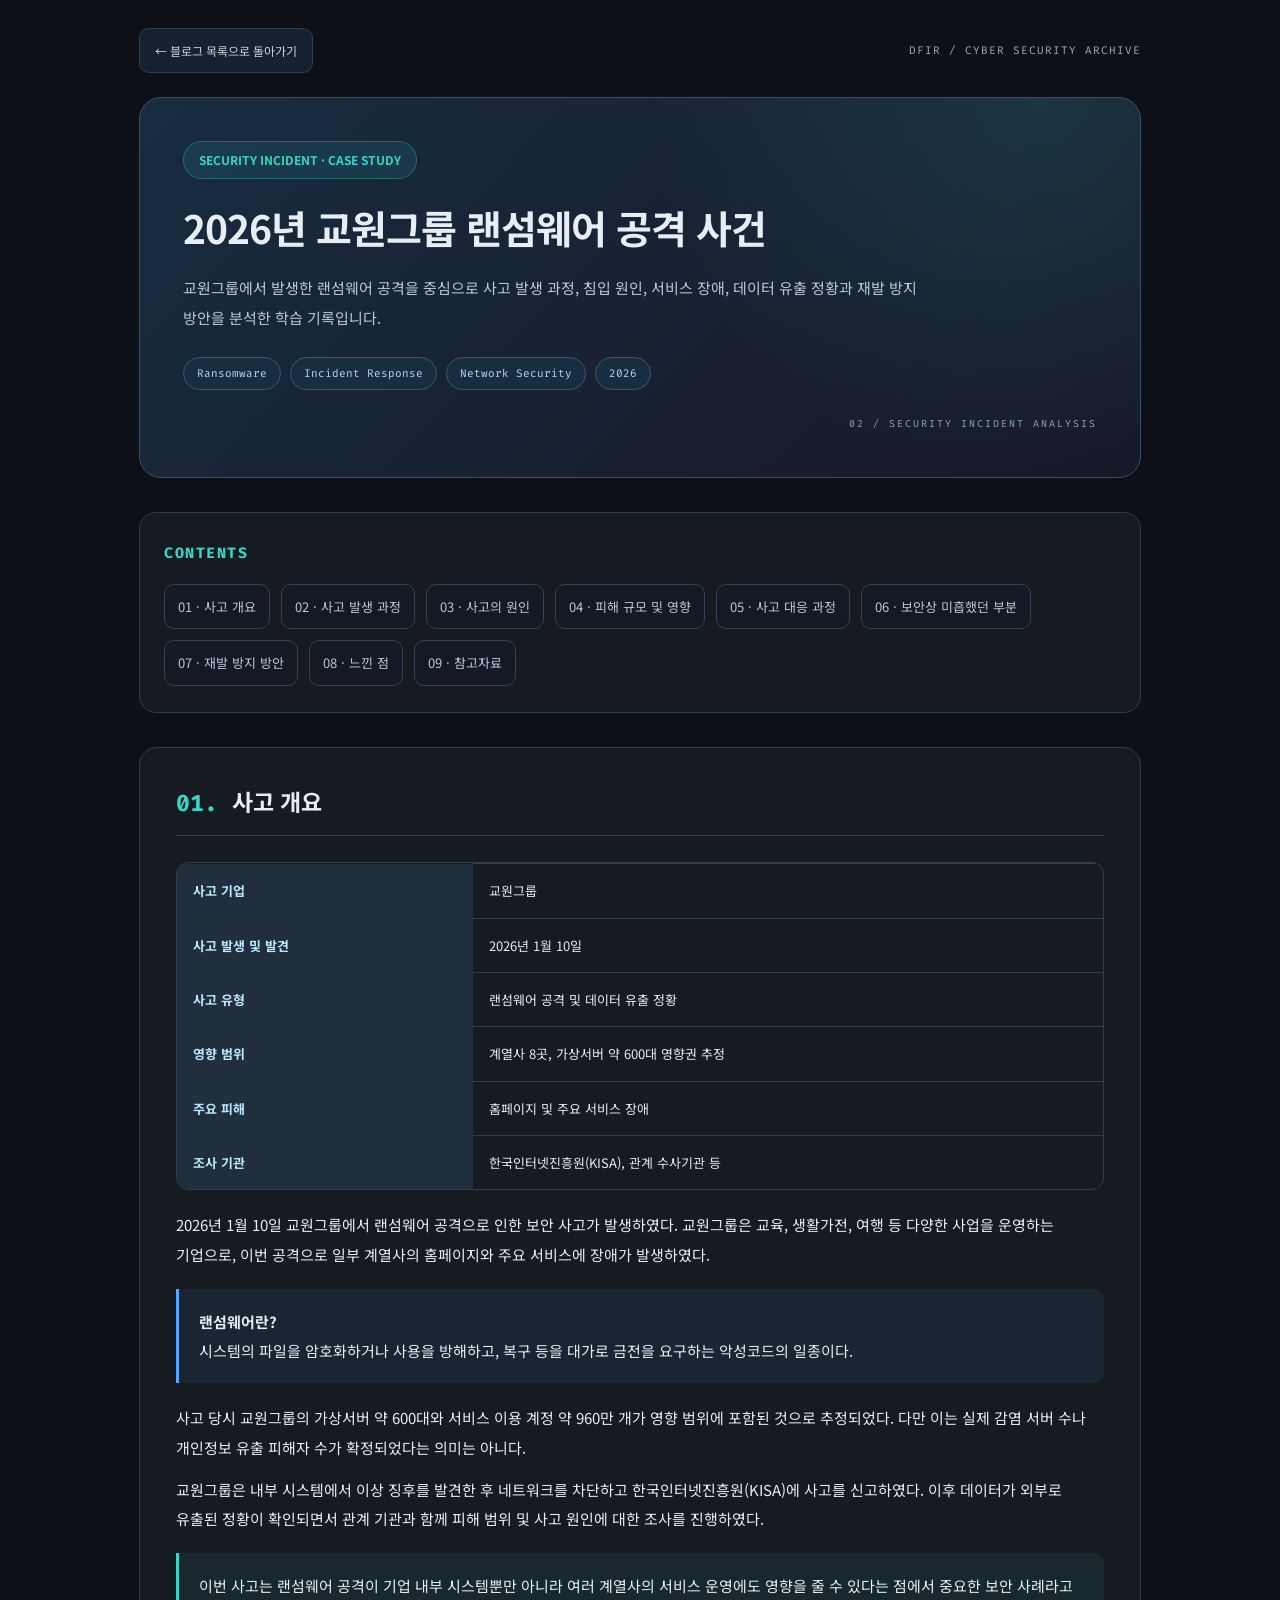
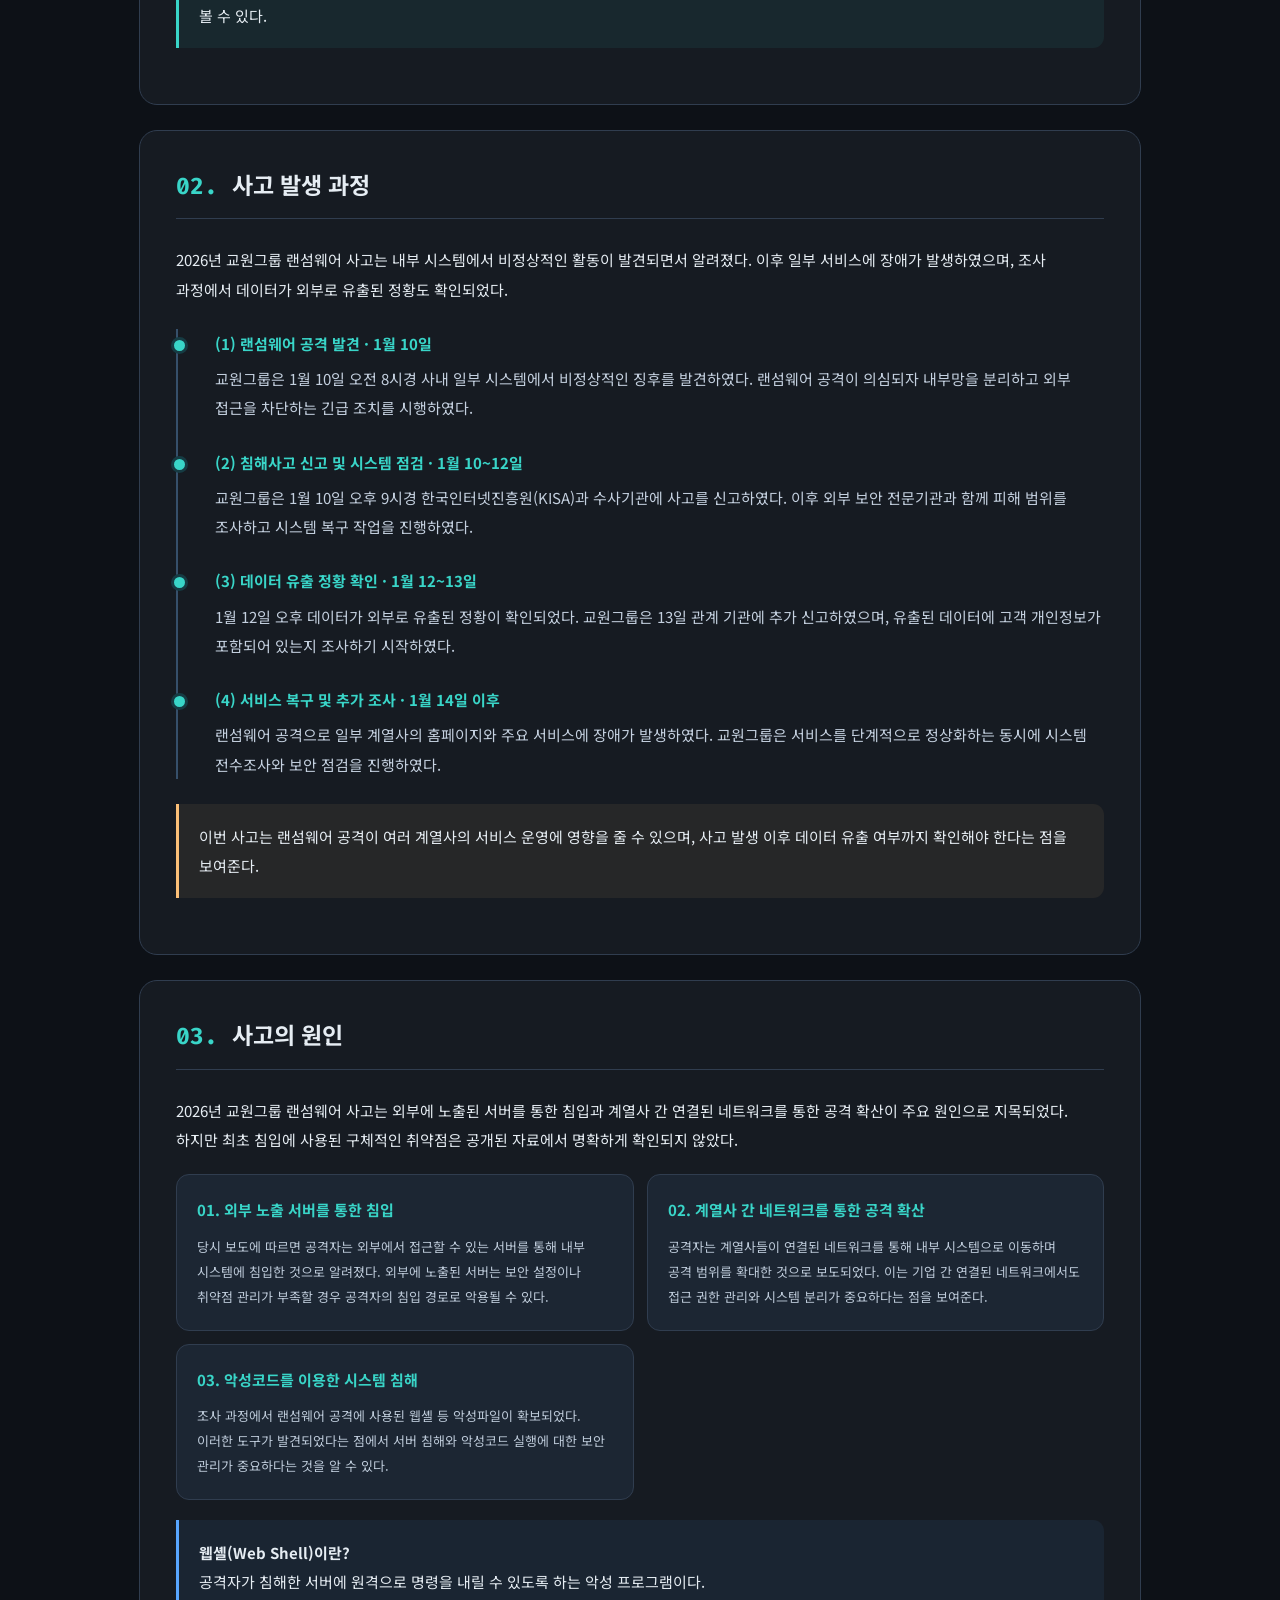
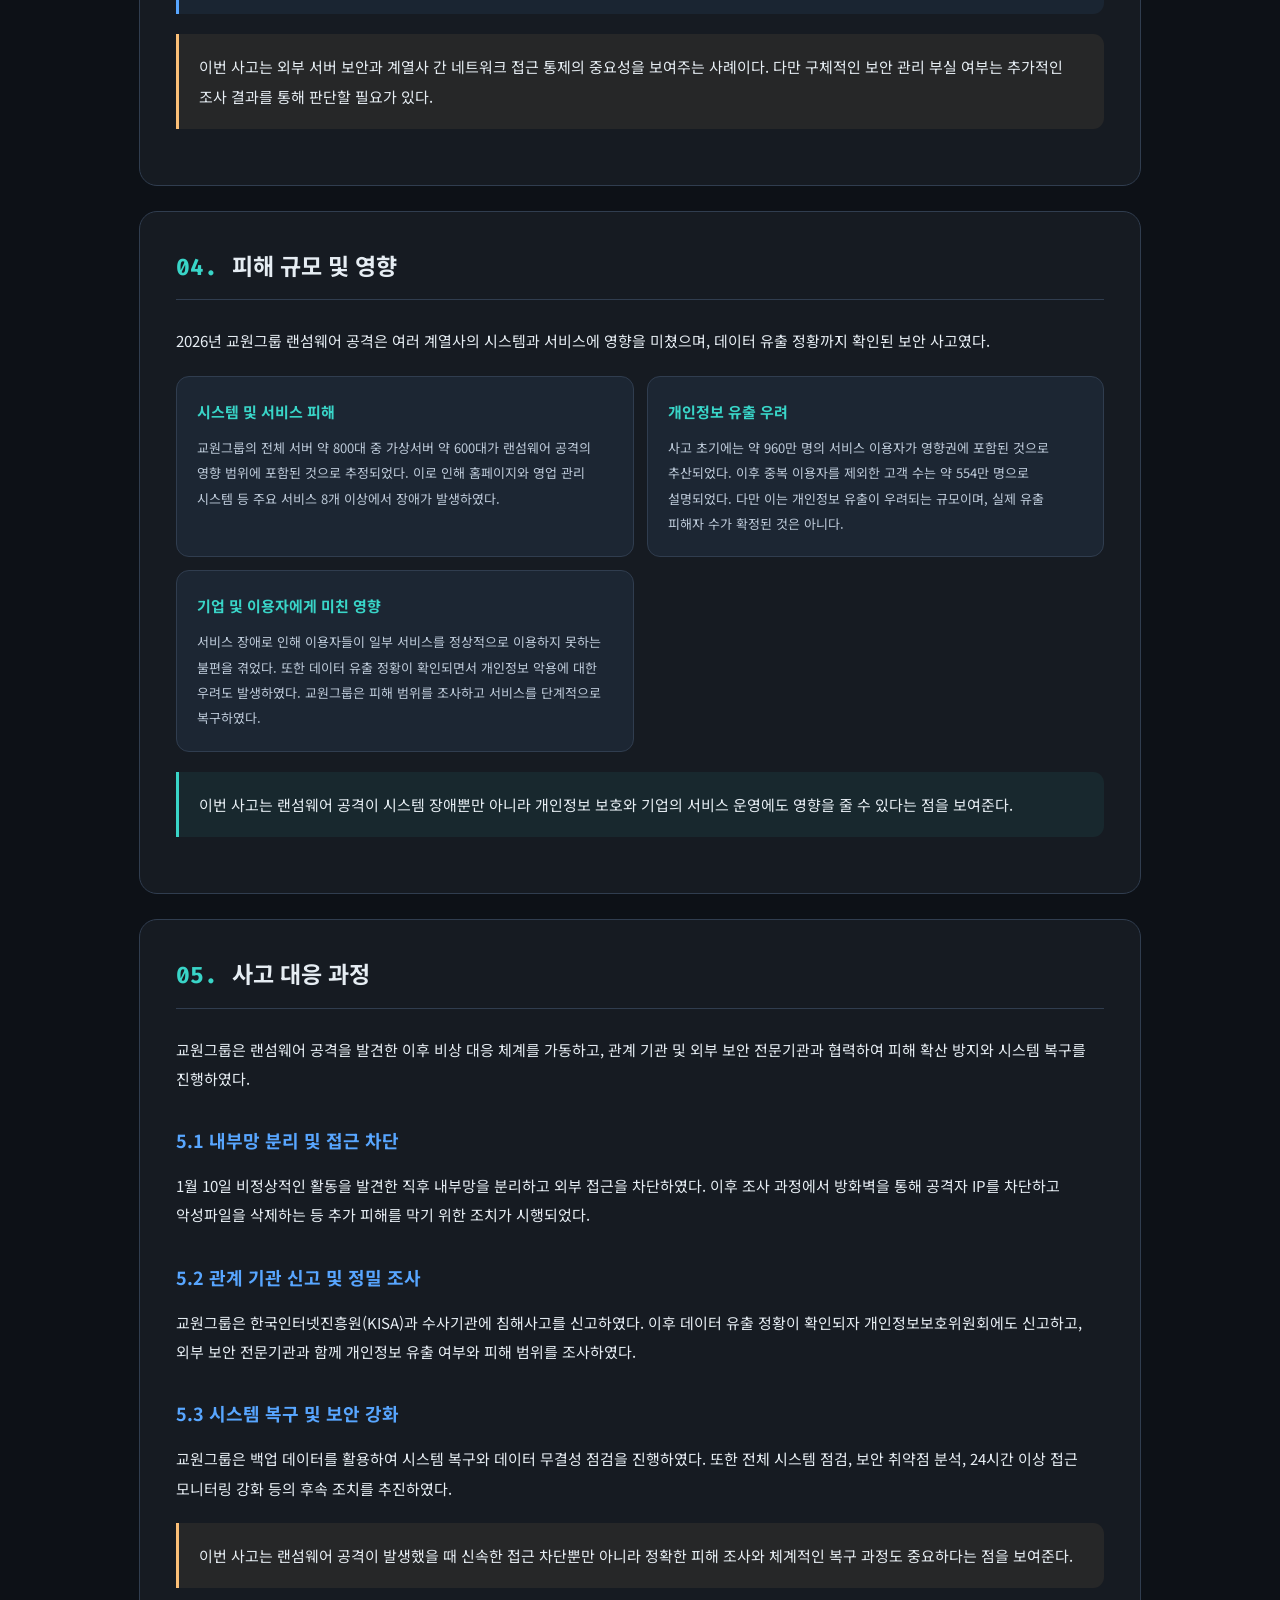
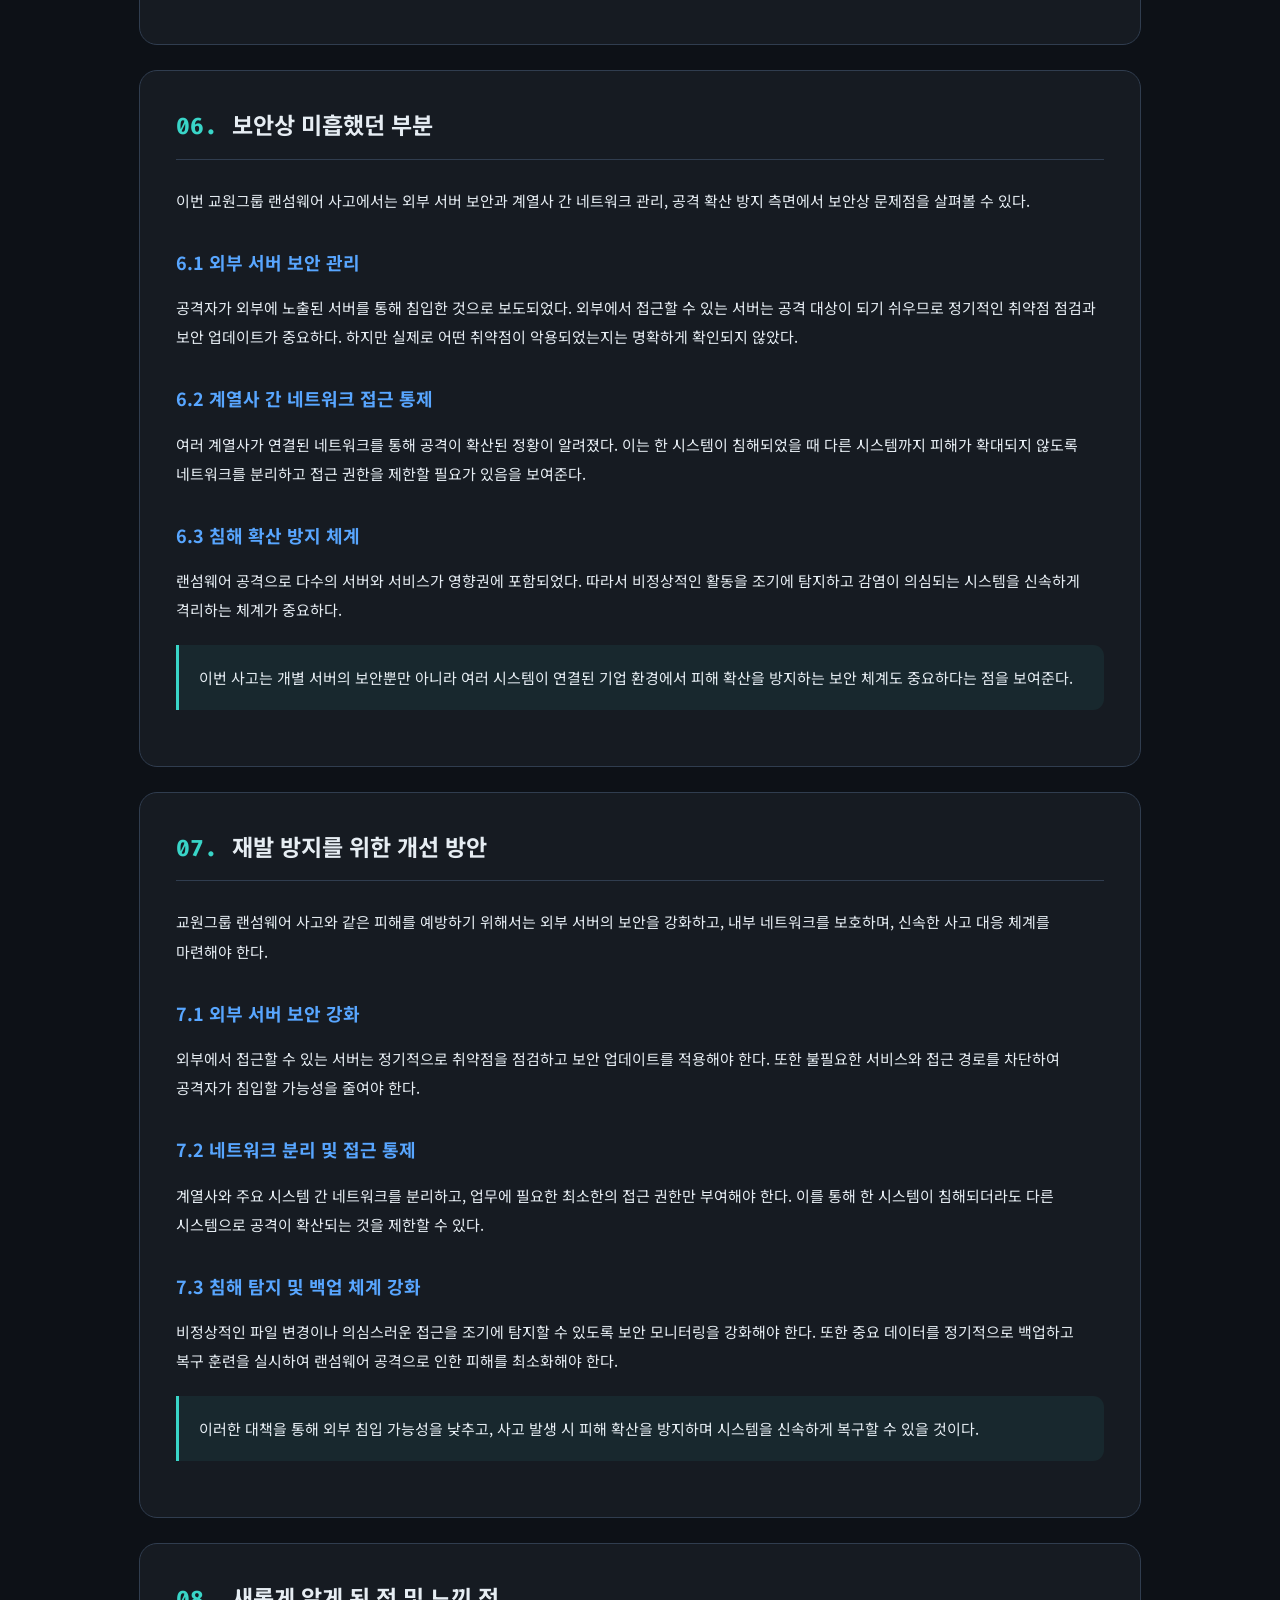
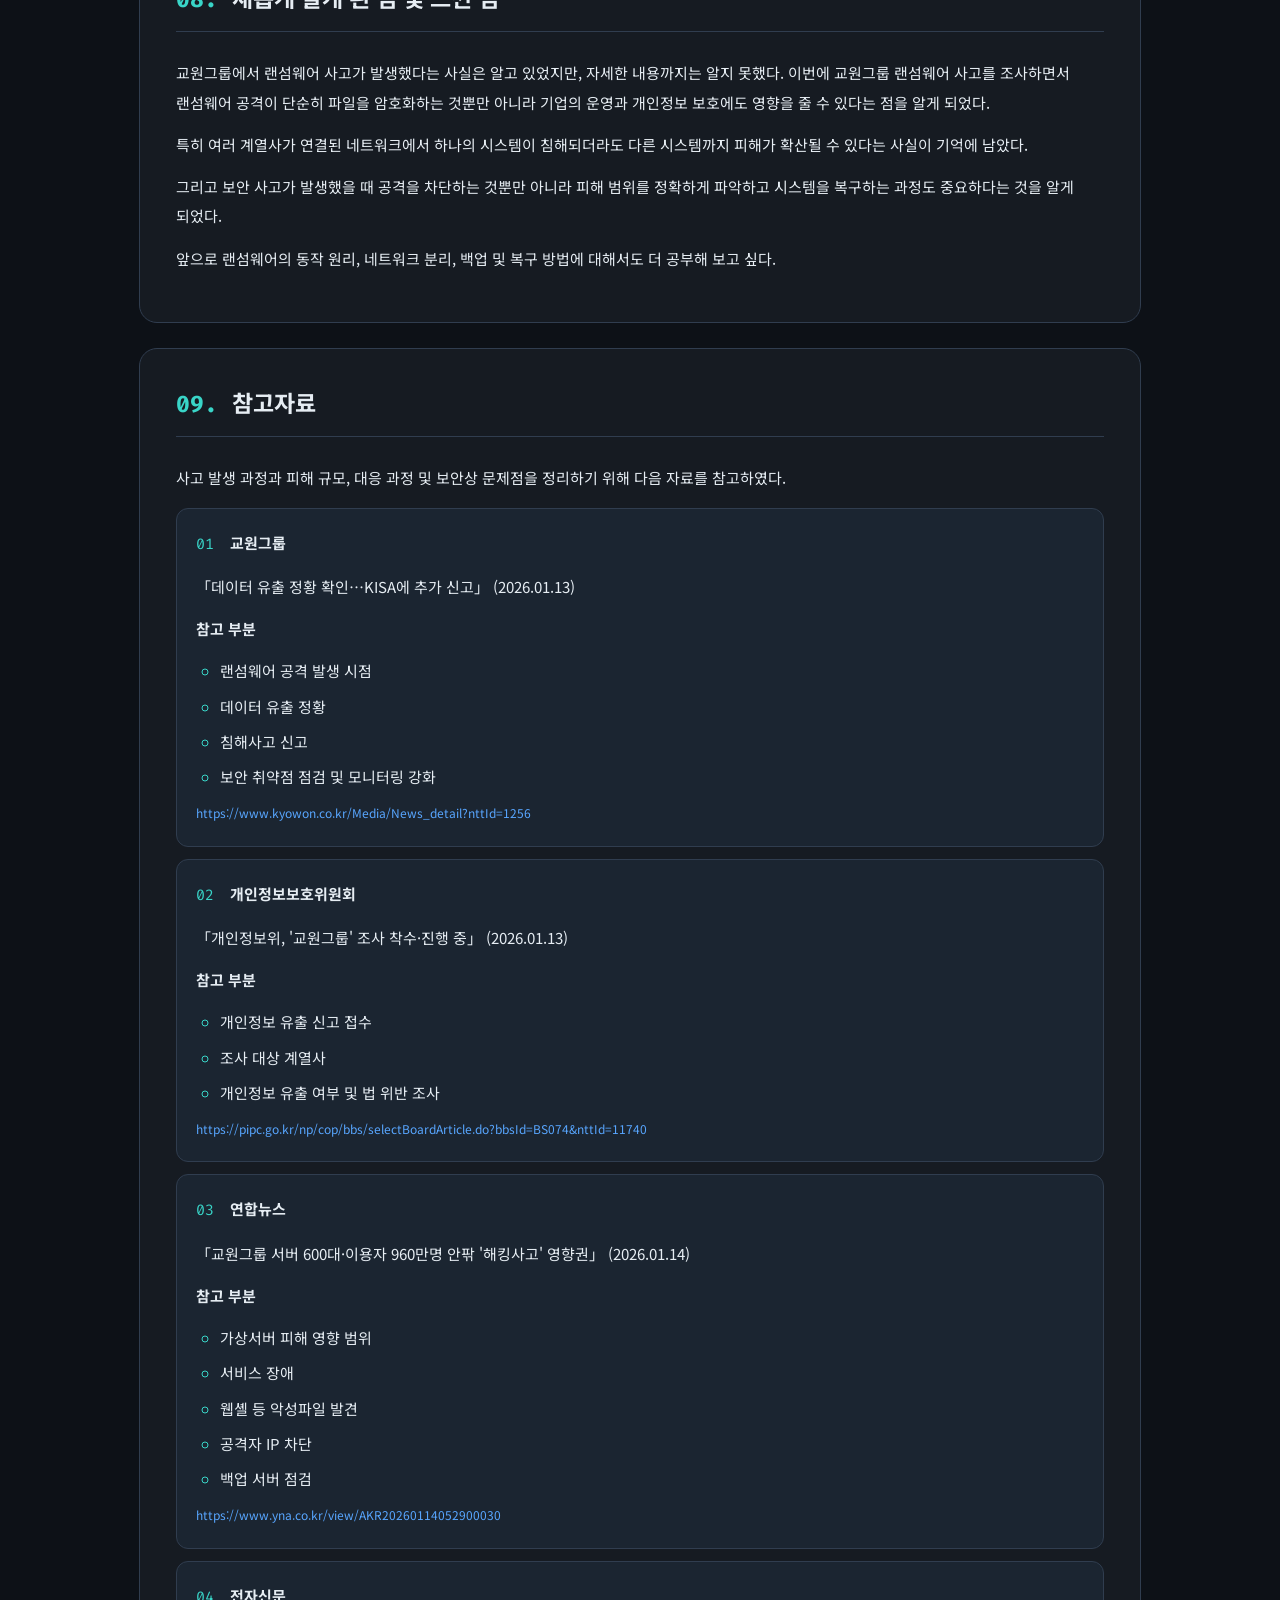
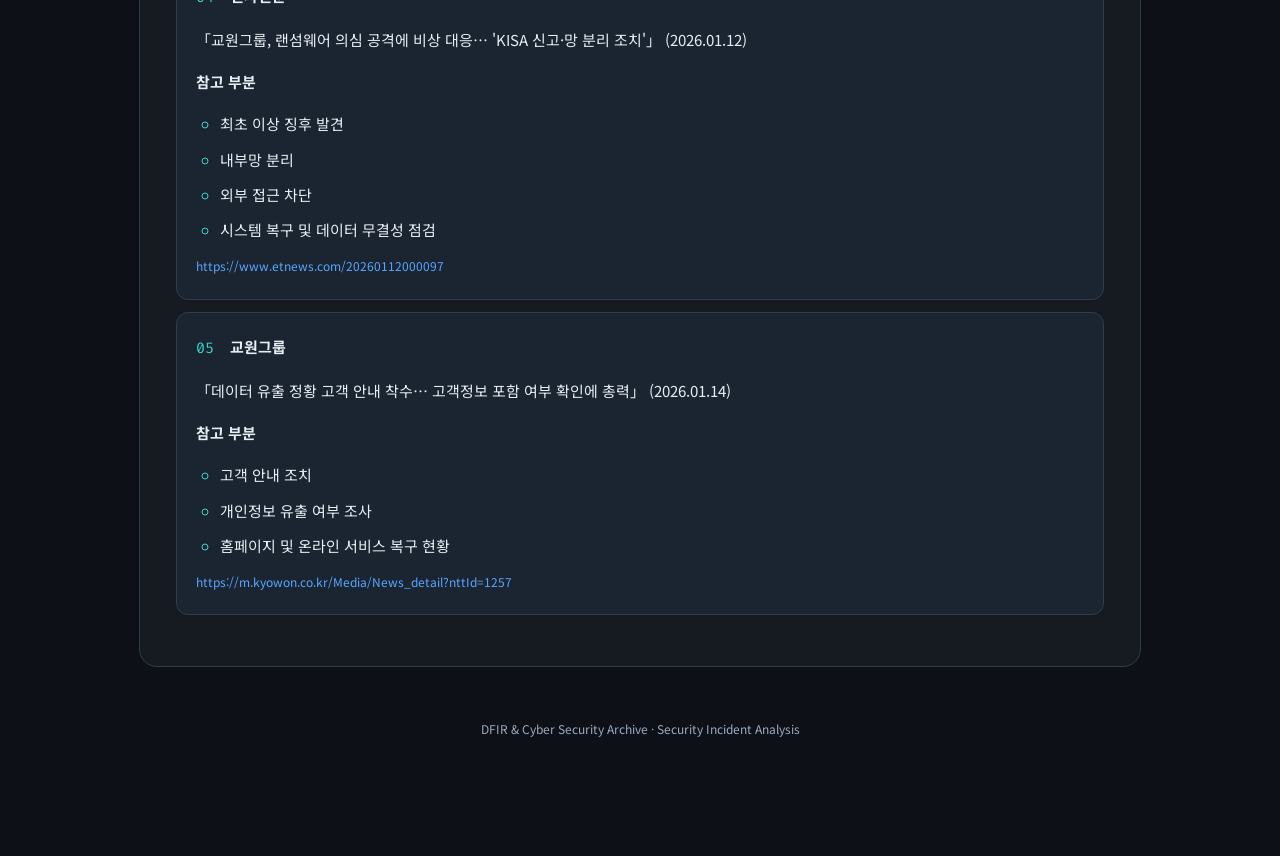
<file: posts/kyowon-ransomware.html>
<!DOCTYPE html>
<html lang="ko">
<head>
<meta charset="UTF-8">
<meta name="viewport" content="width=device-width, initial-scale=1.0">
<title>2026년 교원그룹 랜섬웨어 공격 사건 | DFIR & Cyber Security Archive</title>

<link href="https://fonts.googleapis.com/css2?family=Fira+Code:wght@400;500;600&family=Noto+Sans+KR:wght@400;500;600;700;800&display=swap" rel="stylesheet">

<style>
:root {
    --bg: #0d1117;
    --surface: #161b22;
    --soft: #1c2633;
    --border: #303d4f;
    --text: #e6edf3;
    --muted: #9aabc0;
    --blue: #58a6ff;
    --cyan: #39d5c8;
    --orange: #fbbf77;
}

* { box-sizing: border-box; }
html { scroll-behavior: smooth; }

body {
    margin: 0;
    background: var(--bg);
    color: var(--text);
    font-family: "Noto Sans KR", sans-serif;
    font-size: 15px;
    line-height: 1.95;
    word-break: keep-all;
}

a { color: var(--blue); text-decoration: none; }
a:hover { text-decoration: underline; }

.container {
    max-width: 1050px;
    margin: auto;
    padding: 28px 24px 90px;
}

.top-nav {
    display: flex;
    justify-content: space-between;
    align-items: center;
    gap: 15px;
    margin-bottom: 24px;
}

.back {
    padding: 10px 15px;
    background: #152131;
    border: 1px solid var(--border);
    border-radius: 10px;
    font-size: 12px;
    color: #cbd5e1;
}

.archive {
    font-family: "Fira Code", monospace;
    color: var(--muted);
    font-size: 11px;
    letter-spacing: 1px;
}

.hero {
    padding: 43px;
    background:
        radial-gradient(circle at 90% 0%, rgba(57,213,200,.12), transparent 40%),
        linear-gradient(135deg, #172c40, #171827);
    border: 1px solid #38506a;
    border-radius: 22px;
    margin-bottom: 34px;
}

.eyebrow {
    display: inline-block;
    padding: 6px 15px;
    border-radius: 30px;
    background: rgba(57,213,200,.10);
    border: 1px solid rgba(57,213,200,.3);
    color: var(--cyan);
    font-size: 12px;
    font-weight: 700;
    margin-bottom: 20px;
}

.hero h1 {
    margin: 0 0 18px;
    font-size: clamp(27px, 4vw, 39px);
    line-height: 1.45;
    letter-spacing: -1px;
}

.hero p {
    max-width: 750px;
    color: #bac8d8;
    margin: 0;
}

.tags {
    display: flex;
    flex-wrap: wrap;
    gap: 9px;
    margin-top: 25px;
}

.tags span {
    padding: 5px 13px;
    border: 1px solid #3b5870;
    background: #192d40;
    color: #b5d8f2;
    border-radius: 30px;
    font-family: "Fira Code", monospace;
    font-size: 11px;
}

.hero-foot {
    margin-top: 24px;
    text-align: right;
    color: #90a3ba;
    font-size: 10px;
    font-family: "Fira Code", monospace;
    letter-spacing: 2px;
}

.contents {
    padding: 26px 24px;
    margin-bottom: 34px;
    background: var(--surface);
    border: 1px solid var(--border);
    border-radius: 17px;
}

.contents h2 {
    margin: 0 0 16px;
    color: var(--cyan);
    font-family: "Fira Code", monospace;
    font-size: 15px;
    letter-spacing: 1.5px;
}

.toc {
    display: flex;
    flex-wrap: wrap;
    gap: 11px;
}

.toc a {
    padding: 9px 13px;
    background: #131a24;
    border: 1px solid #344256;
    border-radius: 10px;
    color: #b8c7da;
    font-size: 13px;
    transition: .2s;
}

.toc a:hover {
    color: var(--blue);
    border-color: var(--blue);
    background: #1b2a3d;
    transform: translateY(-2px);
    text-decoration: none;
}

.section {
    background: var(--surface);
    border: 1px solid var(--border);
    border-radius: 18px;
    padding: 36px;
    margin-bottom: 25px;
    scroll-margin-top: 25px;
}

.section h2 {
    margin: 0 0 26px;
    padding-bottom: 15px;
    border-bottom: 1px solid var(--border);
    font-size: 23px;
    line-height: 1.5;
}

.section h2 span {
    color: var(--cyan);
    font-family: "Fira Code", monospace;
    margin-right: 8px;
}

.section h3 {
    color: var(--blue);
    font-size: 18px;
    margin: 30px 0 12px;
}

.section p { margin: 13px 0; }

.info, .success, .warning {
    padding: 18px 20px;
    margin: 20px 0;
    border-radius: 0 11px 11px 0;
}

.info {
    background: rgba(88,166,255,.07);
    border-left: 3px solid var(--blue);
}

.success {
    background: rgba(57,213,200,.07);
    border-left: 3px solid var(--cyan);
}

.warning {
    background: rgba(251,191,119,.07);
    border-left: 3px solid var(--orange);
}

.grid {
    display: grid;
    grid-template-columns: repeat(2, minmax(0, 1fr));
    gap: 13px;
    margin: 20px 0;
}

.card {
    padding: 20px;
    background: var(--soft);
    border: 1px solid var(--border);
    border-radius: 13px;
}

.card h4 {
    color: var(--cyan);
    margin: 0 0 9px;
    font-size: 15px;
}

.card p {
    margin: 0;
    color: #bdcad9;
    font-size: 13px;
}

.table-wrap {
    overflow-x: auto;
    border: 1px solid var(--border);
    border-radius: 12px;
    margin: 20px 0;
}

table {
    width: 100%;
    border-collapse: collapse;
    font-size: 13px;
}

th {
    width: 32%;
    background: #202e3e;
    color: #bce8ff;
    text-align: left;
    padding: 14px 16px;
}

td {
    padding: 14px 16px;
    border-top: 1px solid var(--border);
    vertical-align: top;
}

.timeline {
    margin: 25px 0;
    padding-left: 27px;
    border-left: 2px solid #36506b;
}

.timeline-item {
    position: relative;
    padding: 0 0 25px 10px;
}

.timeline-item:last-child { padding-bottom: 0; }

.timeline-item::before {
    content: "";
    position: absolute;
    left: -34px;
    top: 8px;
    width: 11px;
    height: 11px;
    border-radius: 50%;
    background: var(--cyan);
    border: 3px solid #163b43;
}

.timeline-item strong { color: var(--cyan); }

.timeline-item p {
    margin: 6px 0 0;
    color: #c4d0df;
}

.references {
    list-style: none;
    padding: 0;
    counter-reset: ref;
}

.references > li {
    counter-increment: ref;
    padding: 19px;
    margin-bottom: 12px;
    background: #1b2531;
    border: 1px solid var(--border);
    border-radius: 12px;
    overflow-wrap: anywhere;
}

.references > li::before {
    content: counter(ref, decimal-leading-zero);
    color: var(--cyan);
    font-family: "Fira Code", monospace;
    margin-right: 12px;
}

.references ul {
    padding-left: 24px;
}

.references ul li {
    margin: 6px 0;
}

.references ul li::marker {
    color: var(--cyan);
}

.references a {
    font-size: 12px;
    overflow-wrap: anywhere;
}

.footer {
    padding: 25px 0;
    color: var(--muted);
    text-align: center;
    font-size: 12px;
}

@media (max-width: 700px) {
    .container { padding: 14px 12px 55px; }
    .hero { padding: 28px 21px; }
    .section { padding: 24px 19px; }
    .section h2 { font-size: 20px; }
    .contents { padding: 22px 17px; }
    .toc { gap: 9px; }
    .toc a { font-size: 12px; padding: 8px 10px; }
    .grid { grid-template-columns: 1fr; }
    .archive { display: none; }
}
</style>
</head>

<body>
<div class="container">

<div class="top-nav">
    <a class="back" href="../index.html#doc">← 블로그 목록으로 돌아가기</a>
    <span class="archive">DFIR / CYBER SECURITY ARCHIVE</span>
</div>

<header class="hero">
    <div class="eyebrow">SECURITY INCIDENT · CASE STUDY</div>

    <h1>2026년 교원그룹 랜섬웨어 공격 사건</h1>

    <p>
        교원그룹에서 발생한 랜섬웨어 공격을 중심으로
        사고 발생 과정, 침입 원인, 서비스 장애,
        데이터 유출 정황과 재발 방지 방안을 분석한 학습 기록입니다.
    </p>

    <div class="tags">
        <span>Ransomware</span>
        <span>Incident Response</span>
        <span>Network Security</span>
        <span>2026</span>
    </div>

    <div class="hero-foot">02 / SECURITY INCIDENT ANALYSIS</div>
</header>

<!-- 목차 -->
<div class="contents">
    <h2>CONTENTS</h2>
    <nav class="toc">
        <a href="#overview">01 · 사고 개요</a>
        <a href="#process">02 · 사고 발생 과정</a>
        <a href="#cause">03 · 사고의 원인</a>
        <a href="#damage">04 · 피해 규모 및 영향</a>
        <a href="#response">05 · 사고 대응 과정</a>
        <a href="#problems">06 · 보안상 미흡했던 부분</a>
        <a href="#improvement">07 · 재발 방지 방안</a>
        <a href="#reflection">08 · 느낀 점</a>
        <a href="#references">09 · 참고자료</a>
    </nav>
</div>

<!-- 01 -->
<section class="section" id="overview">
    <h2><span>01.</span> 사고 개요</h2>

    <div class="table-wrap">
        <table>
            <tbody>
                <tr><th>사고 기업</th><td>교원그룹</td></tr>
                <tr><th>사고 발생 및 발견</th><td>2026년 1월 10일</td></tr>
                <tr><th>사고 유형</th><td>랜섬웨어 공격 및 데이터 유출 정황</td></tr>
                <tr><th>영향 범위</th><td>계열사 8곳, 가상서버 약 600대 영향권 추정</td></tr>
                <tr><th>주요 피해</th><td>홈페이지 및 주요 서비스 장애</td></tr>
                <tr><th>조사 기관</th><td>한국인터넷진흥원(KISA), 관계 수사기관 등</td></tr>
            </tbody>
        </table>
    </div>

    <p>
        2026년 1월 10일 교원그룹에서 랜섬웨어 공격으로 인한
        보안 사고가 발생하였다. 교원그룹은 교육, 생활가전, 여행 등
        다양한 사업을 운영하는 기업으로, 이번 공격으로 일부 계열사의
        홈페이지와 주요 서비스에 장애가 발생하였다.
    </p>

    <div class="info">
        <strong>랜섬웨어란?</strong><br>
        시스템의 파일을 암호화하거나 사용을 방해하고,
        복구 등을 대가로 금전을 요구하는 악성코드의 일종이다.
    </div>

    <p>
        사고 당시 교원그룹의 가상서버 약 600대와 서비스 이용 계정
        약 960만 개가 영향 범위에 포함된 것으로 추정되었다.
        다만 이는 실제 감염 서버 수나 개인정보 유출 피해자 수가
        확정되었다는 의미는 아니다.
    </p>

    <p>
        교원그룹은 내부 시스템에서 이상 징후를 발견한 후
        네트워크를 차단하고 한국인터넷진흥원(KISA)에 사고를 신고하였다.
        이후 데이터가 외부로 유출된 정황이 확인되면서
        관계 기관과 함께 피해 범위 및 사고 원인에 대한 조사를 진행하였다.
    </p>

    <div class="success">
        이번 사고는 랜섬웨어 공격이 기업 내부 시스템뿐만 아니라
        여러 계열사의 서비스 운영에도 영향을 줄 수 있다는 점에서
        중요한 보안 사례라고 볼 수 있다.
    </div>
</section>

<!-- 02 -->
<section class="section" id="process">
    <h2><span>02.</span> 사고 발생 과정</h2>

    <p>
        2026년 교원그룹 랜섬웨어 사고는 내부 시스템에서
        비정상적인 활동이 발견되면서 알려졌다.
        이후 일부 서비스에 장애가 발생하였으며,
        조사 과정에서 데이터가 외부로 유출된 정황도 확인되었다.
    </p>

    <div class="timeline">

        <div class="timeline-item">
            <strong>(1) 랜섬웨어 공격 발견 · 1월 10일</strong>
            <p>
                교원그룹은 1월 10일 오전 8시경 사내 일부 시스템에서
                비정상적인 징후를 발견하였다.
                랜섬웨어 공격이 의심되자 내부망을 분리하고
                외부 접근을 차단하는 긴급 조치를 시행하였다.
            </p>
        </div>

        <div class="timeline-item">
            <strong>(2) 침해사고 신고 및 시스템 점검 · 1월 10~12일</strong>
            <p>
                교원그룹은 1월 10일 오후 9시경
                한국인터넷진흥원(KISA)과 수사기관에 사고를 신고하였다.
                이후 외부 보안 전문기관과 함께 피해 범위를 조사하고
                시스템 복구 작업을 진행하였다.
            </p>
        </div>

        <div class="timeline-item">
            <strong>(3) 데이터 유출 정황 확인 · 1월 12~13일</strong>
            <p>
                1월 12일 오후 데이터가 외부로 유출된 정황이 확인되었다.
                교원그룹은 13일 관계 기관에 추가 신고하였으며,
                유출된 데이터에 고객 개인정보가 포함되어 있는지
                조사하기 시작하였다.
            </p>
        </div>

        <div class="timeline-item">
            <strong>(4) 서비스 복구 및 추가 조사 · 1월 14일 이후</strong>
            <p>
                랜섬웨어 공격으로 일부 계열사의 홈페이지와
                주요 서비스에 장애가 발생하였다.
                교원그룹은 서비스를 단계적으로 정상화하는 동시에
                시스템 전수조사와 보안 점검을 진행하였다.
            </p>
        </div>

    </div>

    <div class="warning">
        이번 사고는 랜섬웨어 공격이 여러 계열사의 서비스 운영에
        영향을 줄 수 있으며, 사고 발생 이후
        데이터 유출 여부까지 확인해야 한다는 점을 보여준다.
    </div>
</section>

<!-- 03 -->
<section class="section" id="cause">
    <h2><span>03.</span> 사고의 원인</h2>

    <p>
        2026년 교원그룹 랜섬웨어 사고는 외부에 노출된 서버를 통한
        침입과 계열사 간 연결된 네트워크를 통한 공격 확산이
        주요 원인으로 지목되었다.
        하지만 최초 침입에 사용된 구체적인 취약점은
        공개된 자료에서 명확하게 확인되지 않았다.
    </p>

    <div class="grid">

        <div class="card">
            <h4>01. 외부 노출 서버를 통한 침입</h4>
            <p>
                당시 보도에 따르면 공격자는 외부에서 접근할 수 있는
                서버를 통해 내부 시스템에 침입한 것으로 알려졌다.
                외부에 노출된 서버는 보안 설정이나 취약점 관리가
                부족할 경우 공격자의 침입 경로로 악용될 수 있다.
            </p>
        </div>

        <div class="card">
            <h4>02. 계열사 간 네트워크를 통한 공격 확산</h4>
            <p>
                공격자는 계열사들이 연결된 네트워크를 통해
                내부 시스템으로 이동하며 공격 범위를 확대한 것으로
                보도되었다. 이는 기업 간 연결된 네트워크에서도
                접근 권한 관리와 시스템 분리가 중요하다는 점을 보여준다.
            </p>
        </div>

        <div class="card">
            <h4>03. 악성코드를 이용한 시스템 침해</h4>
            <p>
                조사 과정에서 랜섬웨어 공격에 사용된
                웹셸 등 악성파일이 확보되었다.
                이러한 도구가 발견되었다는 점에서
                서버 침해와 악성코드 실행에 대한
                보안 관리가 중요하다는 것을 알 수 있다.
            </p>
        </div>

    </div>

    <div class="info">
        <strong>웹셸(Web Shell)이란?</strong><br>
        공격자가 침해한 서버에 원격으로 명령을 내릴 수 있도록
        하는 악성 프로그램이다.
    </div>

    <div class="warning">
        이번 사고는 외부 서버 보안과 계열사 간 네트워크 접근 통제의
        중요성을 보여주는 사례이다. 다만 구체적인 보안 관리 부실 여부는
        추가적인 조사 결과를 통해 판단할 필요가 있다.
    </div>
</section>

<!-- 04 -->
<section class="section" id="damage">
    <h2><span>04.</span> 피해 규모 및 영향</h2>

    <p>
        2026년 교원그룹 랜섬웨어 공격은 여러 계열사의
        시스템과 서비스에 영향을 미쳤으며,
        데이터 유출 정황까지 확인된 보안 사고였다.
    </p>

    <div class="grid">

        <div class="card">
            <h4>시스템 및 서비스 피해</h4>
            <p>
                교원그룹의 전체 서버 약 800대 중
                가상서버 약 600대가 랜섬웨어 공격의
                영향 범위에 포함된 것으로 추정되었다.
                이로 인해 홈페이지와 영업 관리 시스템 등
                주요 서비스 8개 이상에서 장애가 발생하였다.
            </p>
        </div>

        <div class="card">
            <h4>개인정보 유출 우려</h4>
            <p>
                사고 초기에는 약 960만 명의 서비스 이용자가
                영향권에 포함된 것으로 추산되었다.
                이후 중복 이용자를 제외한 고객 수는
                약 554만 명으로 설명되었다.
                다만 이는 개인정보 유출이 우려되는 규모이며,
                실제 유출 피해자 수가 확정된 것은 아니다.
            </p>
        </div>

        <div class="card">
            <h4>기업 및 이용자에게 미친 영향</h4>
            <p>
                서비스 장애로 인해 이용자들이 일부 서비스를
                정상적으로 이용하지 못하는 불편을 겪었다.
                또한 데이터 유출 정황이 확인되면서
                개인정보 악용에 대한 우려도 발생하였다.
                교원그룹은 피해 범위를 조사하고
                서비스를 단계적으로 복구하였다.
            </p>
        </div>

    </div>

    <div class="success">
        이번 사고는 랜섬웨어 공격이 시스템 장애뿐만 아니라
        개인정보 보호와 기업의 서비스 운영에도
        영향을 줄 수 있다는 점을 보여준다.
    </div>
</section>

<!-- 05 -->
<section class="section" id="response">
    <h2><span>05.</span> 사고 대응 과정</h2>

    <p>
        교원그룹은 랜섬웨어 공격을 발견한 이후
        비상 대응 체계를 가동하고, 관계 기관 및
        외부 보안 전문기관과 협력하여 피해 확산 방지와
        시스템 복구를 진행하였다.
    </p>

    <h3>5.1 내부망 분리 및 접근 차단</h3>
    <p>
        1월 10일 비정상적인 활동을 발견한 직후
        내부망을 분리하고 외부 접근을 차단하였다.
        이후 조사 과정에서 방화벽을 통해 공격자 IP를 차단하고
        악성파일을 삭제하는 등 추가 피해를 막기 위한
        조치가 시행되었다.
    </p>

    <h3>5.2 관계 기관 신고 및 정밀 조사</h3>
    <p>
        교원그룹은 한국인터넷진흥원(KISA)과 수사기관에
        침해사고를 신고하였다.
        이후 데이터 유출 정황이 확인되자
        개인정보보호위원회에도 신고하고,
        외부 보안 전문기관과 함께 개인정보 유출 여부와
        피해 범위를 조사하였다.
    </p>

    <h3>5.3 시스템 복구 및 보안 강화</h3>
    <p>
        교원그룹은 백업 데이터를 활용하여
        시스템 복구와 데이터 무결성 점검을 진행하였다.
        또한 전체 시스템 점검, 보안 취약점 분석,
        24시간 이상 접근 모니터링 강화 등의
        후속 조치를 추진하였다.
    </p>

    <div class="warning">
        이번 사고는 랜섬웨어 공격이 발생했을 때
        신속한 접근 차단뿐만 아니라 정확한 피해 조사와
        체계적인 복구 과정도 중요하다는 점을 보여준다.
    </div>
</section>

<!-- 06 -->
<section class="section" id="problems">
    <h2><span>06.</span> 보안상 미흡했던 부분</h2>

    <p>
        이번 교원그룹 랜섬웨어 사고에서는
        외부 서버 보안과 계열사 간 네트워크 관리,
        공격 확산 방지 측면에서 보안상 문제점을 살펴볼 수 있다.
    </p>

    <h3>6.1 외부 서버 보안 관리</h3>
    <p>
        공격자가 외부에 노출된 서버를 통해 침입한 것으로
        보도되었다. 외부에서 접근할 수 있는 서버는
        공격 대상이 되기 쉬우므로 정기적인 취약점 점검과
        보안 업데이트가 중요하다.
        하지만 실제로 어떤 취약점이 악용되었는지는
        명확하게 확인되지 않았다.
    </p>

    <h3>6.2 계열사 간 네트워크 접근 통제</h3>
    <p>
        여러 계열사가 연결된 네트워크를 통해
        공격이 확산된 정황이 알려졌다.
        이는 한 시스템이 침해되었을 때 다른 시스템까지
        피해가 확대되지 않도록 네트워크를 분리하고
        접근 권한을 제한할 필요가 있음을 보여준다.
    </p>

    <h3>6.3 침해 확산 방지 체계</h3>
    <p>
        랜섬웨어 공격으로 다수의 서버와 서비스가
        영향권에 포함되었다.
        따라서 비정상적인 활동을 조기에 탐지하고
        감염이 의심되는 시스템을 신속하게 격리하는
        체계가 중요하다.
    </p>

    <div class="success">
        이번 사고는 개별 서버의 보안뿐만 아니라
        여러 시스템이 연결된 기업 환경에서
        피해 확산을 방지하는 보안 체계도
        중요하다는 점을 보여준다.
    </div>
</section>

<!-- 07 -->
<section class="section" id="improvement">
    <h2><span>07.</span> 재발 방지를 위한 개선 방안</h2>

    <p>
        교원그룹 랜섬웨어 사고와 같은 피해를 예방하기 위해서는
        외부 서버의 보안을 강화하고, 내부 네트워크를 보호하며,
        신속한 사고 대응 체계를 마련해야 한다.
    </p>

    <h3>7.1 외부 서버 보안 강화</h3>
    <p>
        외부에서 접근할 수 있는 서버는 정기적으로
        취약점을 점검하고 보안 업데이트를 적용해야 한다.
        또한 불필요한 서비스와 접근 경로를 차단하여
        공격자가 침입할 가능성을 줄여야 한다.
    </p>

    <h3>7.2 네트워크 분리 및 접근 통제</h3>
    <p>
        계열사와 주요 시스템 간 네트워크를 분리하고,
        업무에 필요한 최소한의 접근 권한만 부여해야 한다.
        이를 통해 한 시스템이 침해되더라도
        다른 시스템으로 공격이 확산되는 것을 제한할 수 있다.
    </p>

    <h3>7.3 침해 탐지 및 백업 체계 강화</h3>
    <p>
        비정상적인 파일 변경이나 의심스러운 접근을
        조기에 탐지할 수 있도록 보안 모니터링을 강화해야 한다.
        또한 중요 데이터를 정기적으로 백업하고
        복구 훈련을 실시하여 랜섬웨어 공격으로 인한
        피해를 최소화해야 한다.
    </p>

    <div class="success">
        이러한 대책을 통해 외부 침입 가능성을 낮추고,
        사고 발생 시 피해 확산을 방지하며
        시스템을 신속하게 복구할 수 있을 것이다.
    </div>
</section>

<!-- 08 -->
<section class="section" id="reflection">
    <h2><span>08.</span> 새롭게 알게 된 점 및 느낀 점</h2>

    <p>
        교원그룹에서 랜섬웨어 사고가 발생했다는 사실은
        알고 있었지만, 자세한 내용까지는 알지 못했다.
        이번에 교원그룹 랜섬웨어 사고를 조사하면서
        랜섬웨어 공격이 단순히 파일을 암호화하는 것뿐만 아니라
        기업의 운영과 개인정보 보호에도 영향을 줄 수 있다는
        점을 알게 되었다.
    </p>

    <p>
        특히 여러 계열사가 연결된 네트워크에서
        하나의 시스템이 침해되더라도 다른 시스템까지
        피해가 확산될 수 있다는 사실이 기억에 남았다.
    </p>

    <p>
        그리고 보안 사고가 발생했을 때
        공격을 차단하는 것뿐만 아니라 피해 범위를
        정확하게 파악하고 시스템을 복구하는 과정도
        중요하다는 것을 알게 되었다.
    </p>

    <p>
        앞으로 랜섬웨어의 동작 원리, 네트워크 분리,
        백업 및 복구 방법에 대해서도 더 공부해 보고 싶다.
    </p>
</section>

<!-- 09 -->
<section class="section" id="references">
    <h2><span>09.</span> 참고자료</h2>

    <p>
        사고 발생 과정과 피해 규모, 대응 과정 및
        보안상 문제점을 정리하기 위해 다음 자료를 참고하였다.
    </p>

    <ol class="references">

        <li>
            <strong>교원그룹</strong>
            <p>
                「데이터 유출 정황 확인…KISA에 추가 신고」
                (2026.01.13)
            </p>
            <p><strong>참고 부분</strong></p>
            <ul>
                <li>랜섬웨어 공격 발생 시점</li>
                <li>데이터 유출 정황</li>
                <li>침해사고 신고</li>
                <li>보안 취약점 점검 및 모니터링 강화</li>
            </ul>
            <a href="https://www.kyowon.co.kr/Media/News_detail?nttId=1256"
               target="_blank" rel="noopener noreferrer">
                https://www.kyowon.co.kr/Media/News_detail?nttId=1256
            </a>
        </li>

        <li>
            <strong>개인정보보호위원회</strong>
            <p>
                「개인정보위, '교원그룹' 조사 착수·진행 중」
                (2026.01.13)
            </p>
            <p><strong>참고 부분</strong></p>
            <ul>
                <li>개인정보 유출 신고 접수</li>
                <li>조사 대상 계열사</li>
                <li>개인정보 유출 여부 및 법 위반 조사</li>
            </ul>
            <a href="https://pipc.go.kr/np/cop/bbs/selectBoardArticle.do?bbsId=BS074&amp;nttId=11740"
               target="_blank" rel="noopener noreferrer">
                https://pipc.go.kr/np/cop/bbs/selectBoardArticle.do?bbsId=BS074&amp;nttId=11740
            </a>
        </li>

        <li>
            <strong>연합뉴스</strong>
            <p>
                「교원그룹 서버 600대·이용자 960만명 안팎
                '해킹사고' 영향권」
                (2026.01.14)
            </p>
            <p><strong>참고 부분</strong></p>
            <ul>
                <li>가상서버 피해 영향 범위</li>
                <li>서비스 장애</li>
                <li>웹셸 등 악성파일 발견</li>
                <li>공격자 IP 차단</li>
                <li>백업 서버 점검</li>
            </ul>
            <a href="https://www.yna.co.kr/view/AKR20260114052900030"
               target="_blank" rel="noopener noreferrer">
                https://www.yna.co.kr/view/AKR20260114052900030
            </a>
        </li>

        <li>
            <strong>전자신문</strong>
            <p>
                「교원그룹, 랜섬웨어 의심 공격에 비상 대응…
                'KISA 신고·망 분리 조치'」
                (2026.01.12)
            </p>
            <p><strong>참고 부분</strong></p>
            <ul>
                <li>최초 이상 징후 발견</li>
                <li>내부망 분리</li>
                <li>외부 접근 차단</li>
                <li>시스템 복구 및 데이터 무결성 점검</li>
            </ul>
            <a href="https://www.etnews.com/20260112000097"
               target="_blank" rel="noopener noreferrer">
                https://www.etnews.com/20260112000097
            </a>
        </li>

        <li>
            <strong>교원그룹</strong>
            <p>
                「데이터 유출 정황 고객 안내 착수…
                고객정보 포함 여부 확인에 총력」
                (2026.01.14)
            </p>
            <p><strong>참고 부분</strong></p>
            <ul>
                <li>고객 안내 조치</li>
                <li>개인정보 유출 여부 조사</li>
                <li>홈페이지 및 온라인 서비스 복구 현황</li>
            </ul>
            <a href="https://m.kyowon.co.kr/Media/News_detail?nttId=1257"
               target="_blank" rel="noopener noreferrer">
                https://m.kyowon.co.kr/Media/News_detail?nttId=1257
            </a>
        </li>

    </ol>
</section>

<footer class="footer">
    DFIR & Cyber Security Archive · Security Incident Analysis
</footer>

</div>
</body>
</html>
</file>
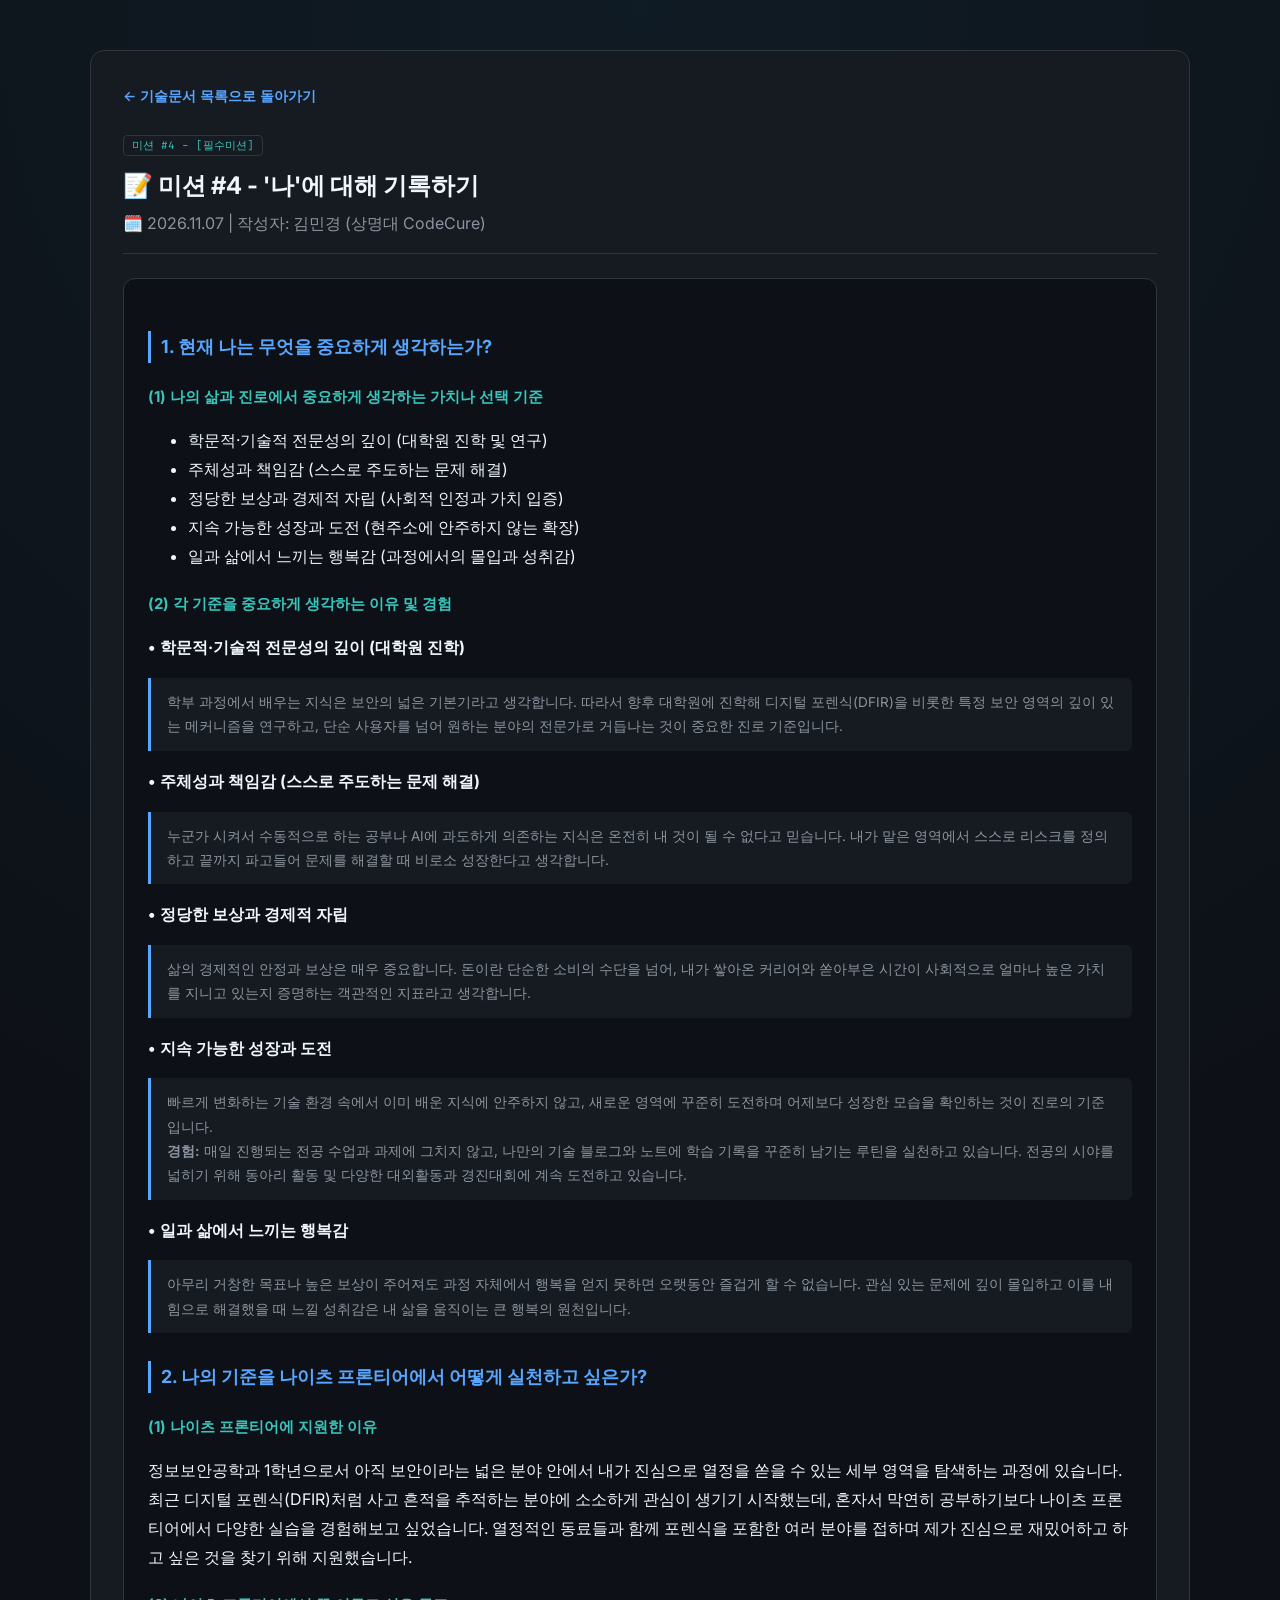
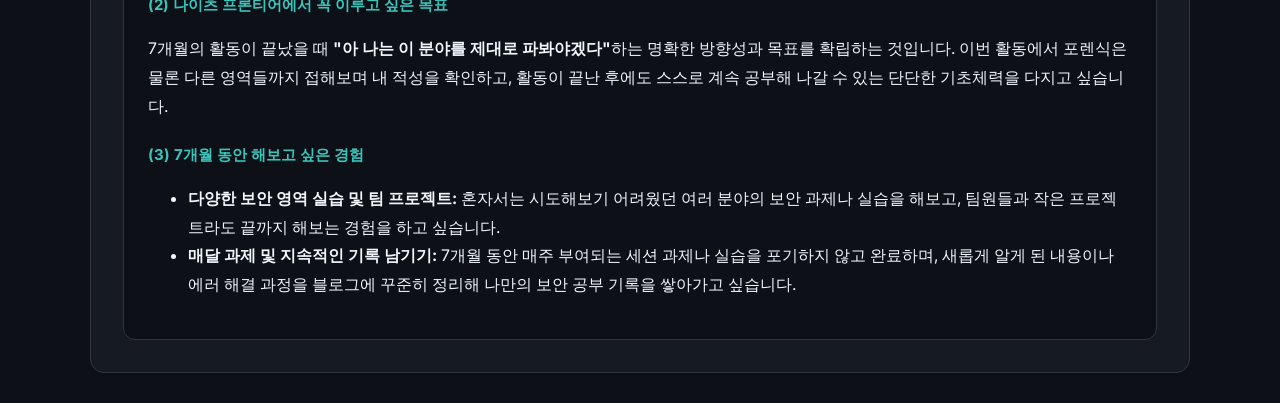
<file: posts/mission4.html>
<!DOCTYPE html>
<html lang="ko"><head><meta charset="utf-8"/><meta content="width=device-width, initial-scale=1.0" name="viewport"/><title>미션 #4 | DFIR &amp; Cyber Security Archive</title><link href="https://fonts.googleapis.com" rel="preconnect"/><link crossorigin="" href="https://fonts.gstatic.com" rel="preconnect"/><link href="https://fonts.googleapis.com/css2?family=Fira+Code:wght@400;600&amp;family=Inter:wght@400;500;600;700&amp;display=swap" rel="stylesheet"/><link href="../style.css" rel="stylesheet"/></head><body class="standalone-post"><div class="container"><div class="page" id="mission4">
<a class="back-btn" href="../index.html#doc">← 기술문서 목록으로 돌아가기</a>
<div class="page-header">
<span class="subtag">미션 #4 - [필수미션]</span>
<h1 style="margin-top:10px;">📝 미션 #4 - '나'에 대해 기록하기</h1>
<p style="color: var(--text-secondary); margin: 6px 0 0 0;">🗓️ 2026.11.07 | 작성자: 김민경 (상명대 CodeCure)</p>
</div>
<div class="post-content">
<h2>1. 현재 나는 무엇을 중요하게 생각하는가?</h2>
<h3>(1) 나의 삶과 진로에서 중요하게 생각하는 가치나 선택 기준</h3>
<ul>
<li>학문적·기술적 전문성의 깊이 (대학원 진학 및 연구)</li>
<li>주체성과 책임감 (스스로 주도하는 문제 해결)</li>
<li>정당한 보상과 경제적 자립 (사회적 인정과 가치 입증)</li>
<li>지속 가능한 성장과 도전 (현주소에 안주하지 않는 확장)</li>
<li>일과 삶에서 느끼는 행복감 (과정에서의 몰입과 성취감)</li>
</ul>
<h3>(2) 각 기준을 중요하게 생각하는 이유 및 경험</h3>
<p><b>• 학문적·기술적 전문성의 깊이 (대학원 진학)</b></p>
<blockquote>학부 과정에서 배우는 지식은 보안의 넓은 기본기라고 생각합니다. 따라서 향후 대학원에 진학해 디지털 포렌식(DFIR)을 비롯한 특정 보안 영역의 깊이 있는 메커니즘을 연구하고, 단순 사용자를 넘어 원하는 분야의 전문가로 거듭나는 것이 중요한 진로 기준입니다.</blockquote>
<p><b>• 주체성과 책임감 (스스로 주도하는 문제 해결)</b></p>
<blockquote>누군가 시켜서 수동적으로 하는 공부나 AI에 과도하게 의존하는 지식은 온전히 내 것이 될 수 없다고 믿습니다. 내가 맡은 영역에서 스스로 리스크를 정의하고 끝까지 파고들어 문제를 해결할 때 비로소 성장한다고 생각합니다.</blockquote>
<p><b>• 정당한 보상과 경제적 자립</b></p>
<blockquote>삶의 경제적인 안정과 보상은 매우 중요합니다. 돈이란 단순한 소비의 수단을 넘어, 내가 쌓아온 커리어와 쏟아부은 시간이 사회적으로 얼마나 높은 가치를 지니고 있는지 증명하는 객관적인 지표라고 생각합니다.</blockquote>
<p><b>• 지속 가능한 성장과 도전</b></p>
<blockquote>빠르게 변화하는 기술 환경 속에서 이미 배운 지식에 안주하지 않고, 새로운 영역에 꾸준히 도전하며 어제보다 성장한 모습을 확인하는 것이 진로의 기준입니다.<br/>
<b>경험:</b> 매일 진행되는 전공 수업과 과제에 그치지 않고, 나만의 기술 블로그와 노트에 학습 기록을 꾸준히 남기는 루틴을 실천하고 있습니다. 전공의 시야를 넓히기 위해 동아리 활동 및 다양한 대외활동과 경진대회에 계속 도전하고 있습니다.</blockquote>
<p><b>• 일과 삶에서 느끼는 행복감</b></p>
<blockquote>아무리 거창한 목표나 높은 보상이 주어져도 과정 자체에서 행복을 얻지 못하면 오랫동안 즐겁게 할 수 없습니다. 관심 있는 문제에 깊이 몰입하고 이를 내 힘으로 해결했을 때 느낄 성취감은 내 삶을 움직이는 큰 행복의 원천입니다.</blockquote>
<h2>2. 나의 기준을 나이츠 프론티어에서 어떻게 실천하고 싶은가?</h2>
<h3>(1) 나이츠 프론티어에 지원한 이유</h3>
<p>정보보안공학과 1학년으로서 아직 보안이라는 넓은 분야 안에서 내가 진심으로 열정을 쏟을 수 있는 세부 영역을 탐색하는 과정에 있습니다. 최근 디지털 포렌식(DFIR)처럼 사고 흔적을 추적하는 분야에 소소하게 관심이 생기기 시작했는데, 혼자서 막연히 공부하기보다 나이츠 프론티어에서 다양한 실습을 경험해보고 싶었습니다. 열정적인 동료들과 함께 포렌식을 포함한 여러 분야를 접하며 제가 진심으로 재밌어하고 하고 싶은 것을 찾기 위해 지원했습니다.</p>
<h3>(2) 나이츠 프론티어에서 꼭 이루고 싶은 목표</h3>
<p>7개월의 활동이 끝났을 때 <b>"아 나는 이 분야를 제대로 파봐야겠다"</b>하는 명확한 방향성과 목표를 확립하는 것입니다. 이번 활동에서 포렌식은 물론 다른 영역들까지 접해보며 내 적성을 확인하고, 활동이 끝난 후에도 스스로 계속 공부해 나갈 수 있는 단단한 기초체력을 다지고 싶습니다.</p>
<h3>(3) 7개월 동안 해보고 싶은 경험</h3>
<ul>
<li><b>다양한 보안 영역 실습 및 팀 프로젝트:</b> 혼자서는 시도해보기 어려웠던 여러 분야의 보안 과제나 실습을 해보고, 팀원들과 작은 프로젝트라도 끝까지 해보는 경험을 하고 싶습니다.</li>
<li><b>매달 과제 및 지속적인 기록 남기기:</b> 7개월 동안 매주 부여되는 세션 과제나 실습을 포기하지 않고 완료하며, 새롭게 알게 된 내용이나 에러 해결 과정을 블로그에 꾸준히 정리해 나만의 보안 공부 기록을 쌓아가고 싶습니다.</li>
</ul>
</div>
</div></div></body></html>
</file>
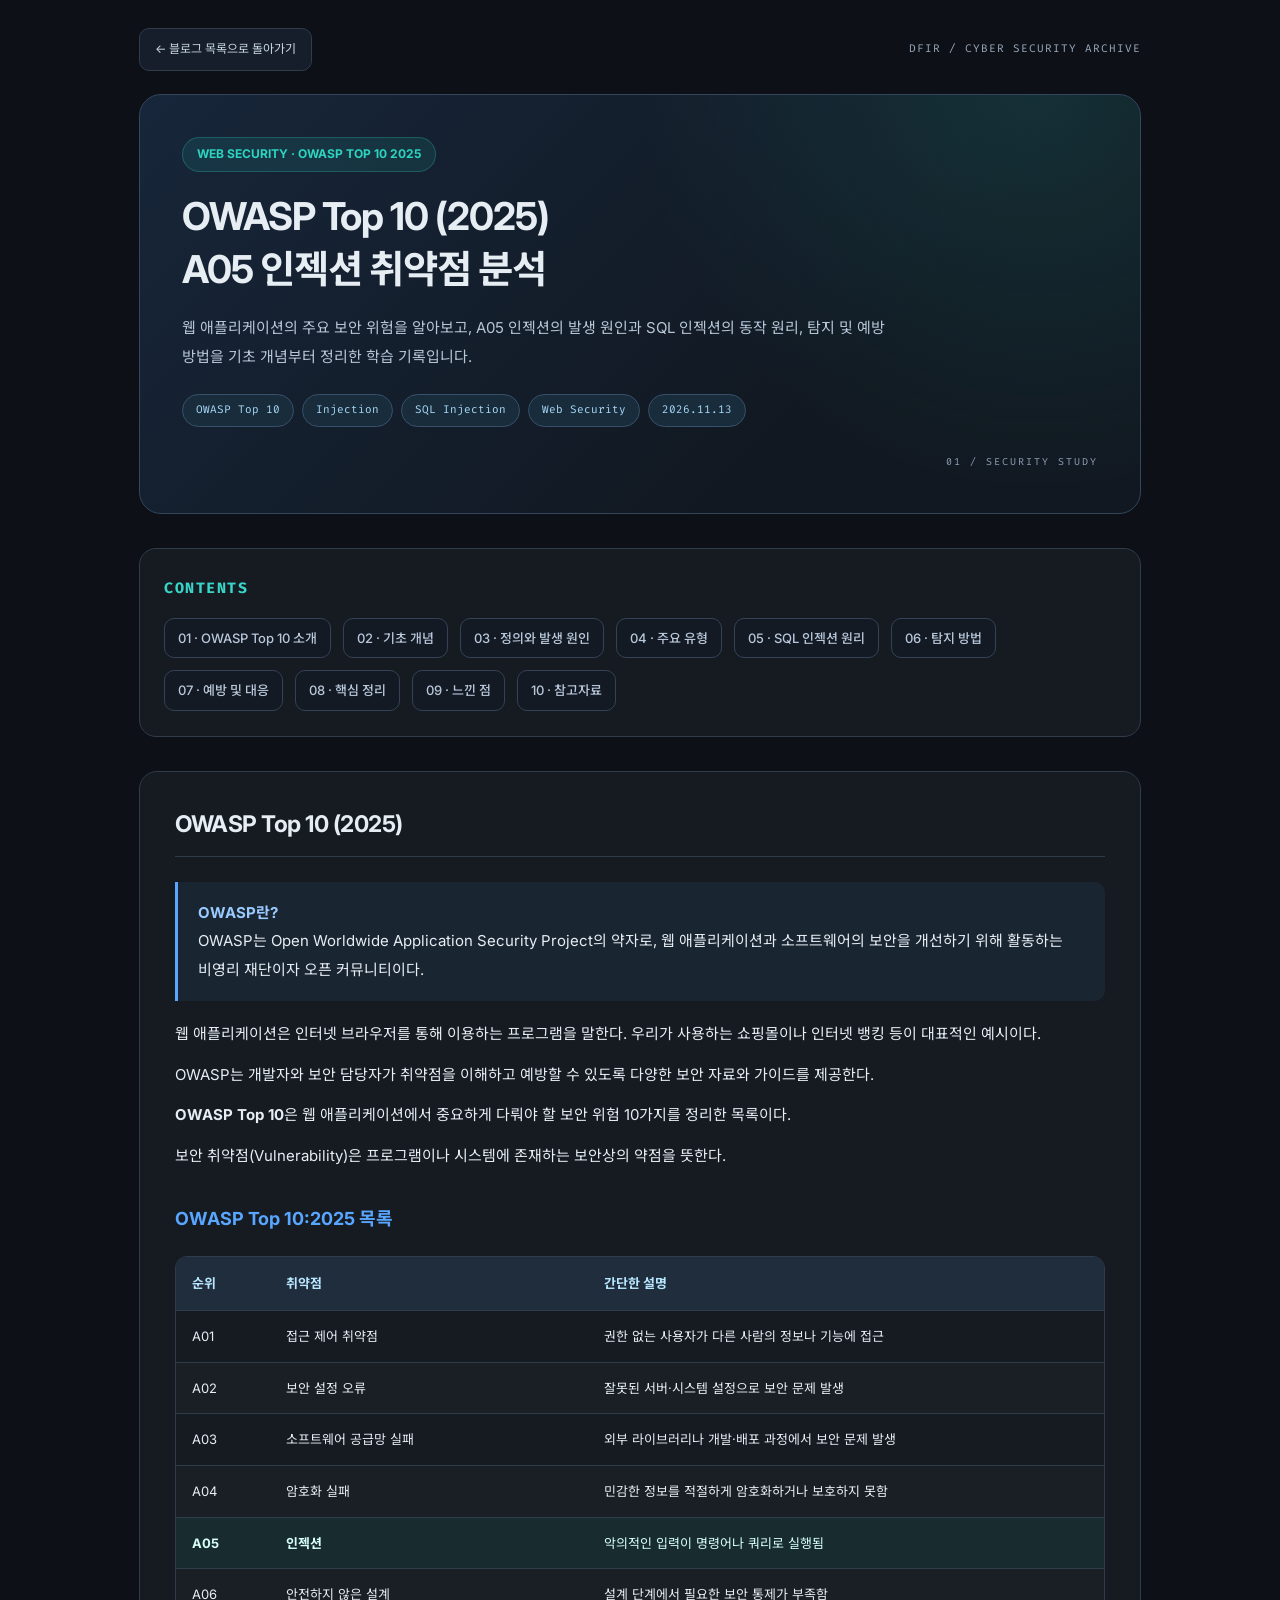
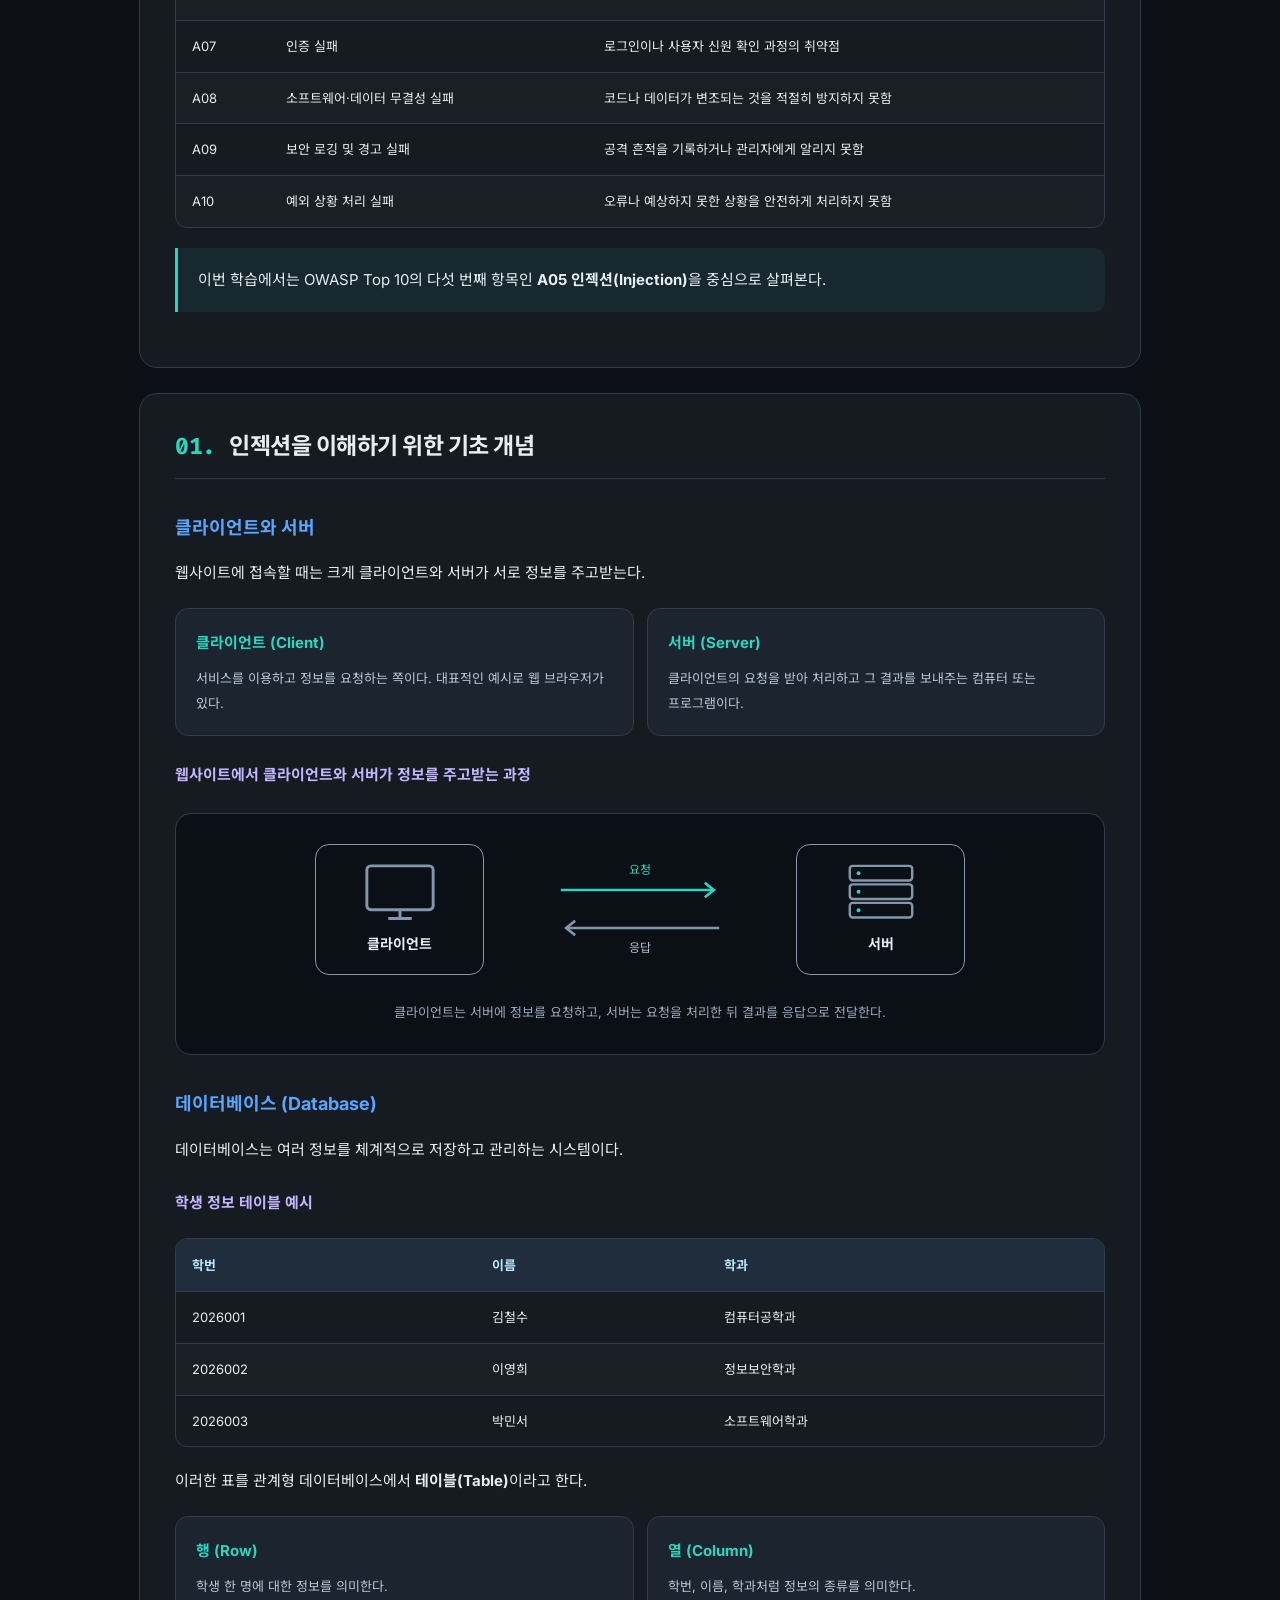
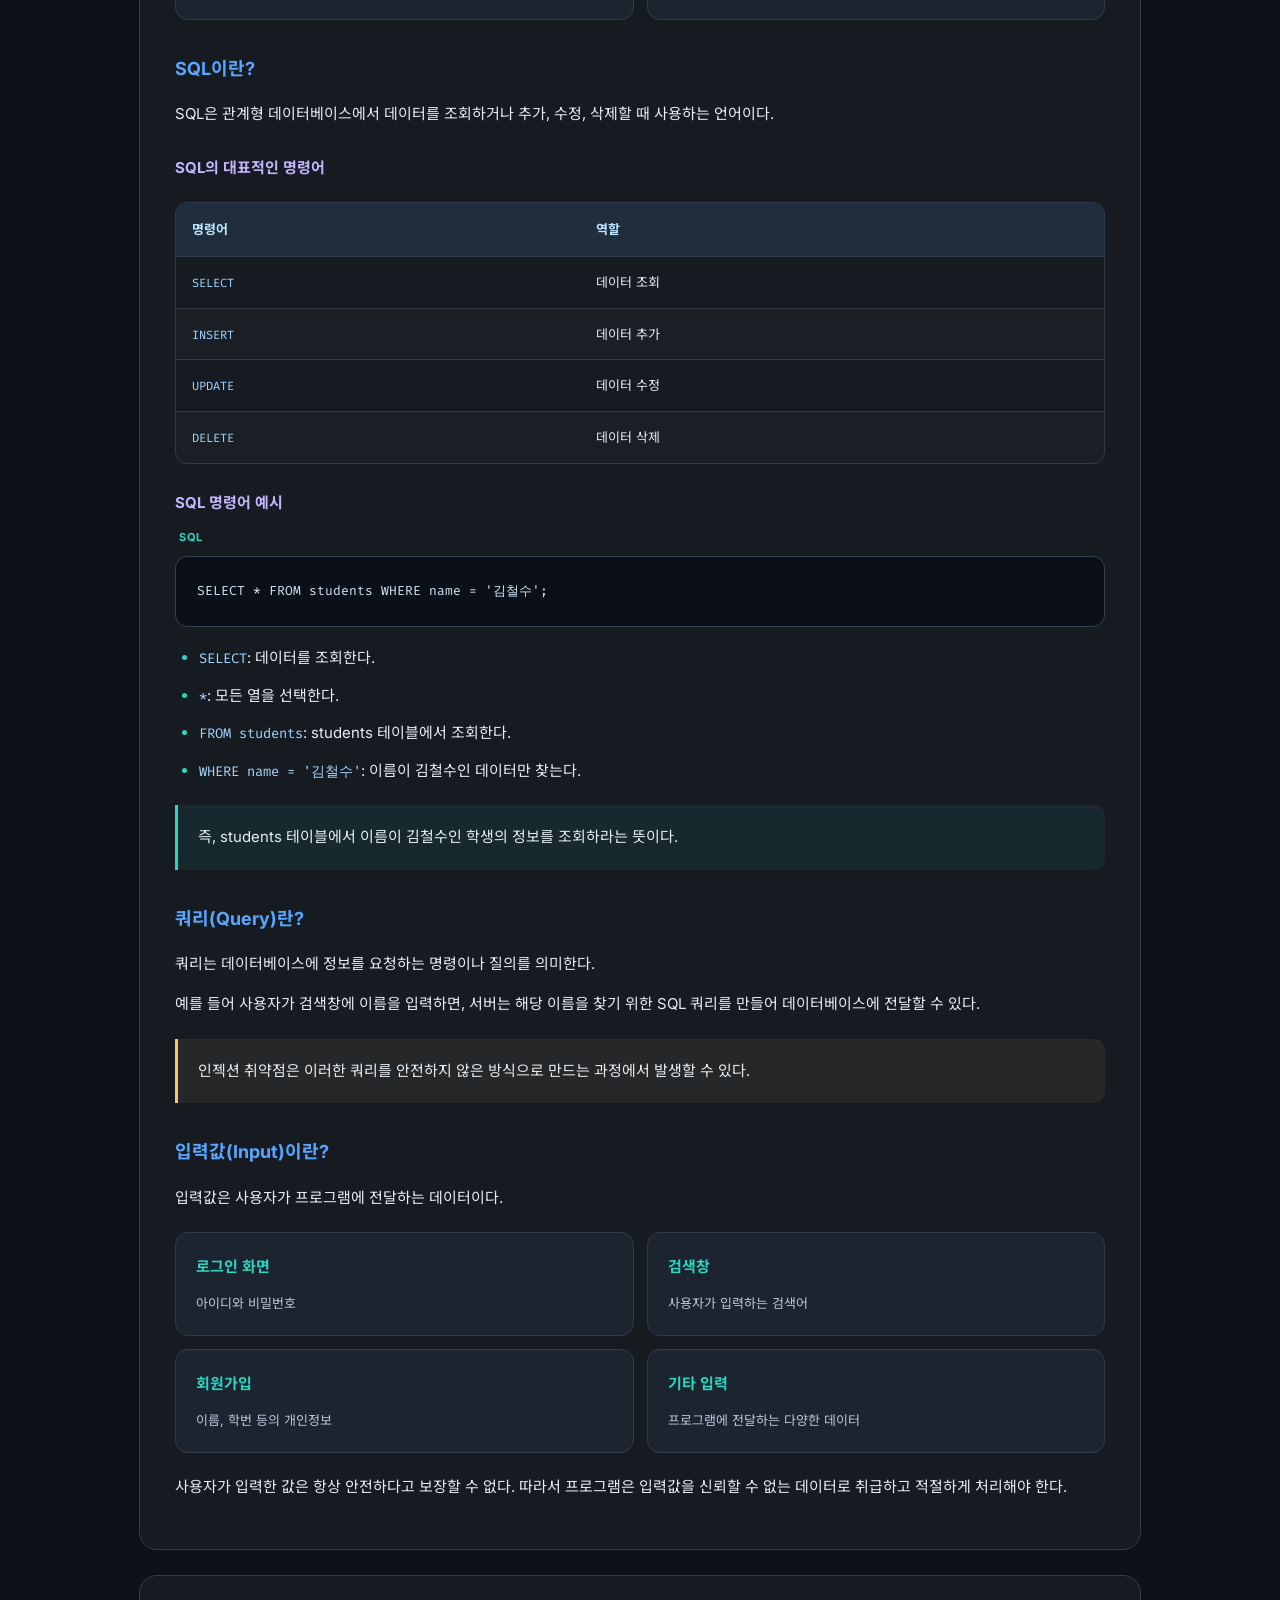
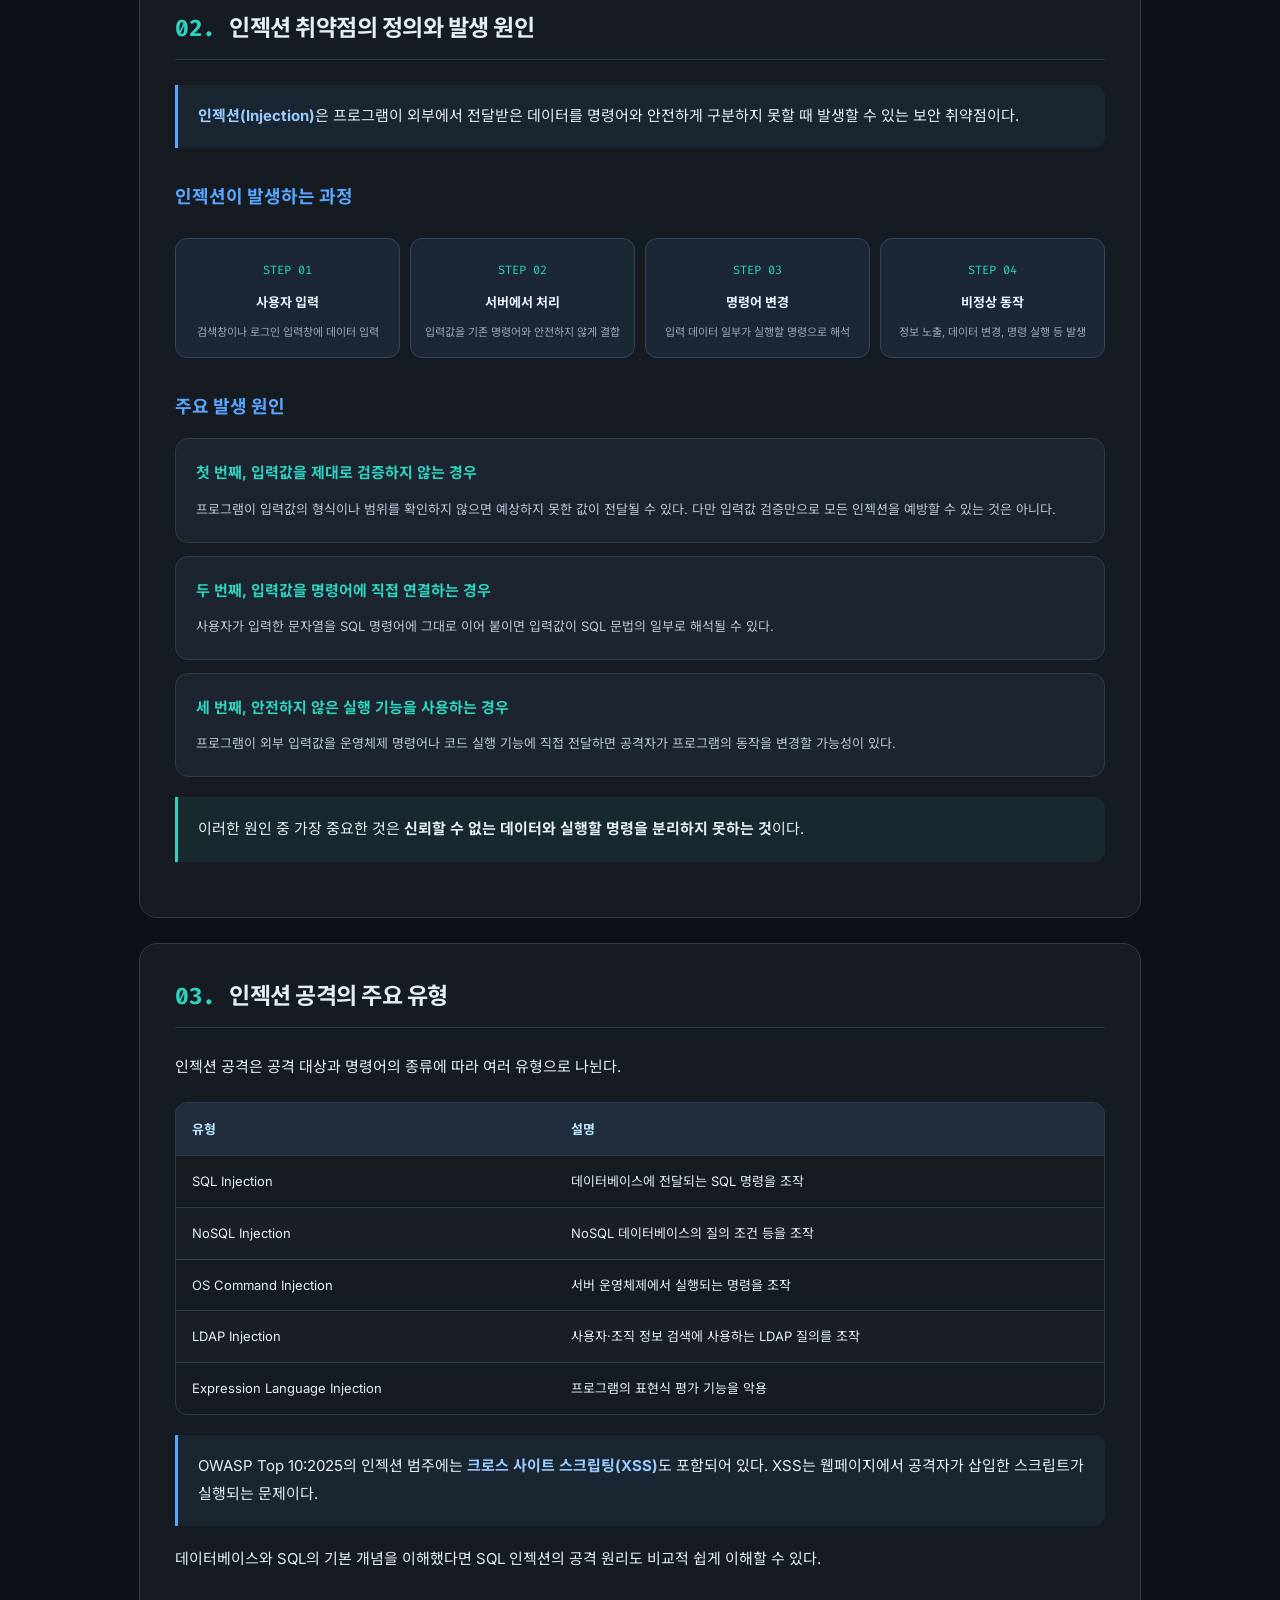
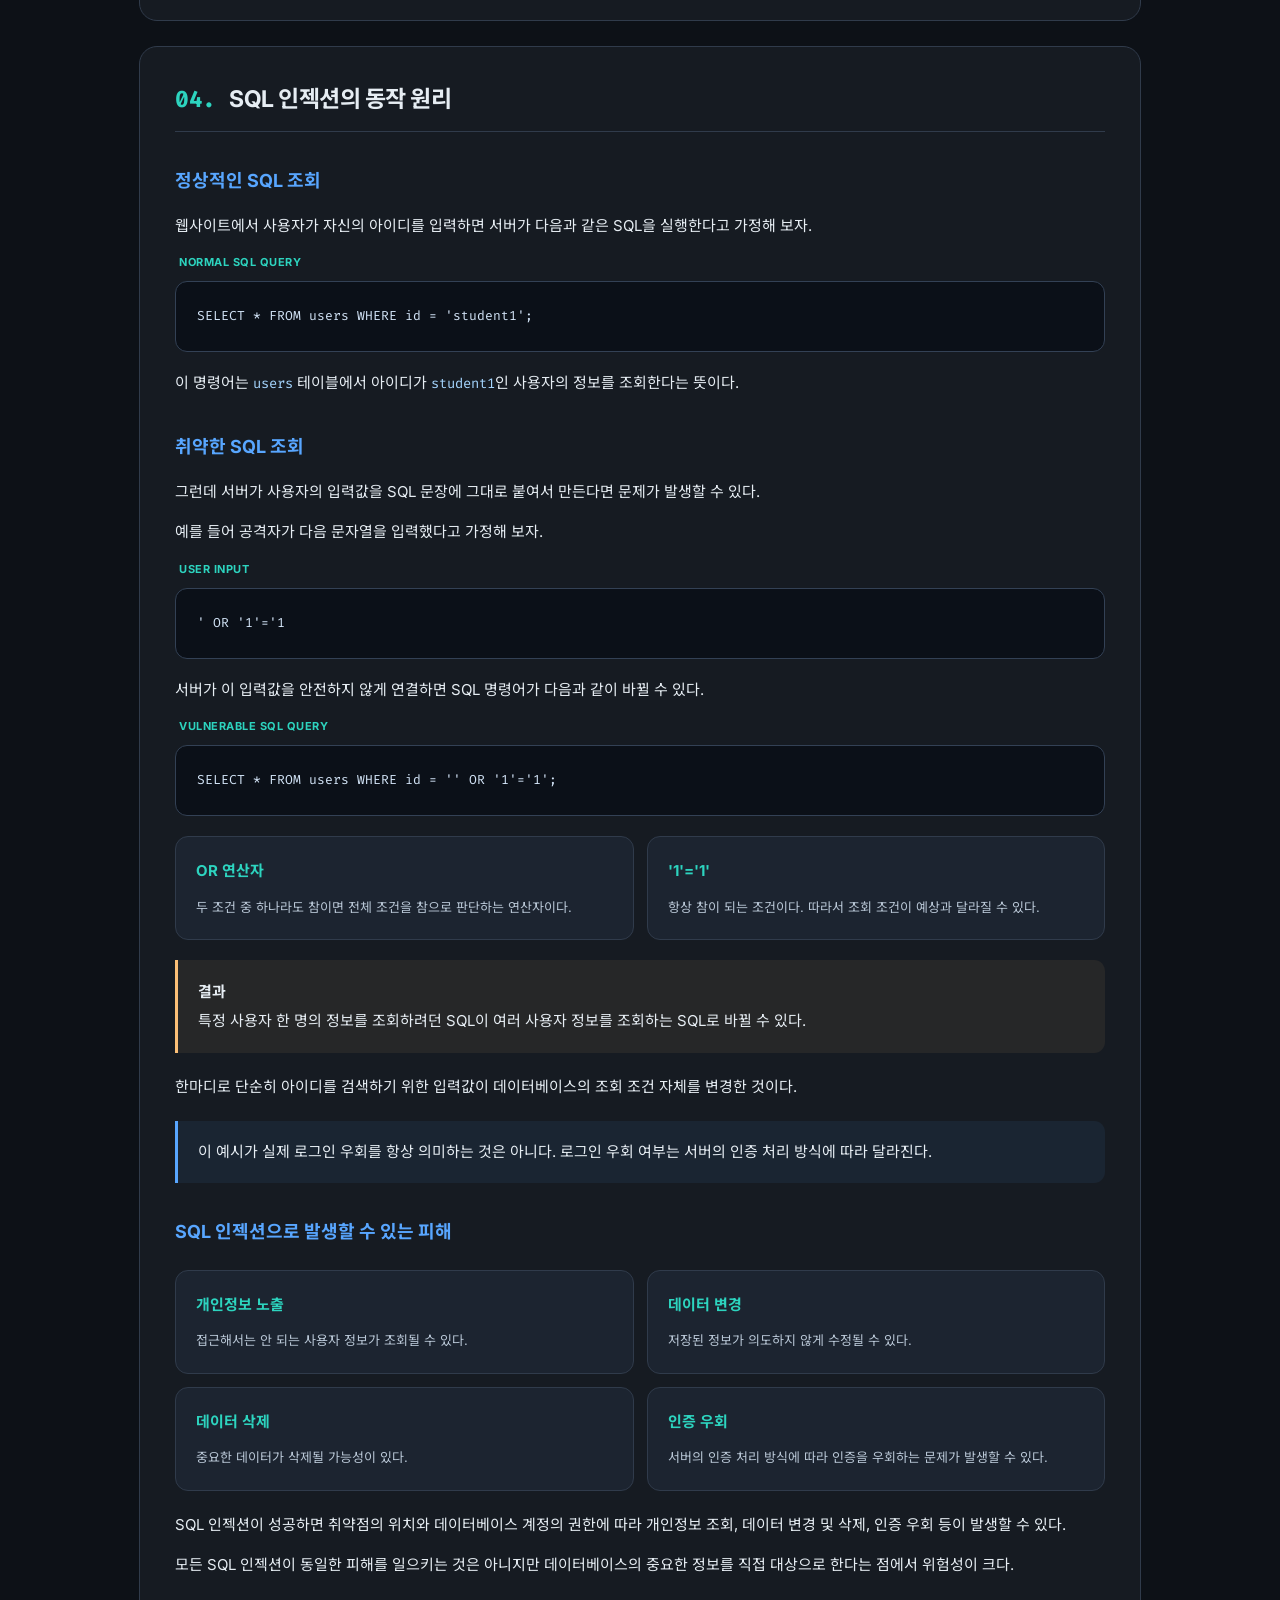
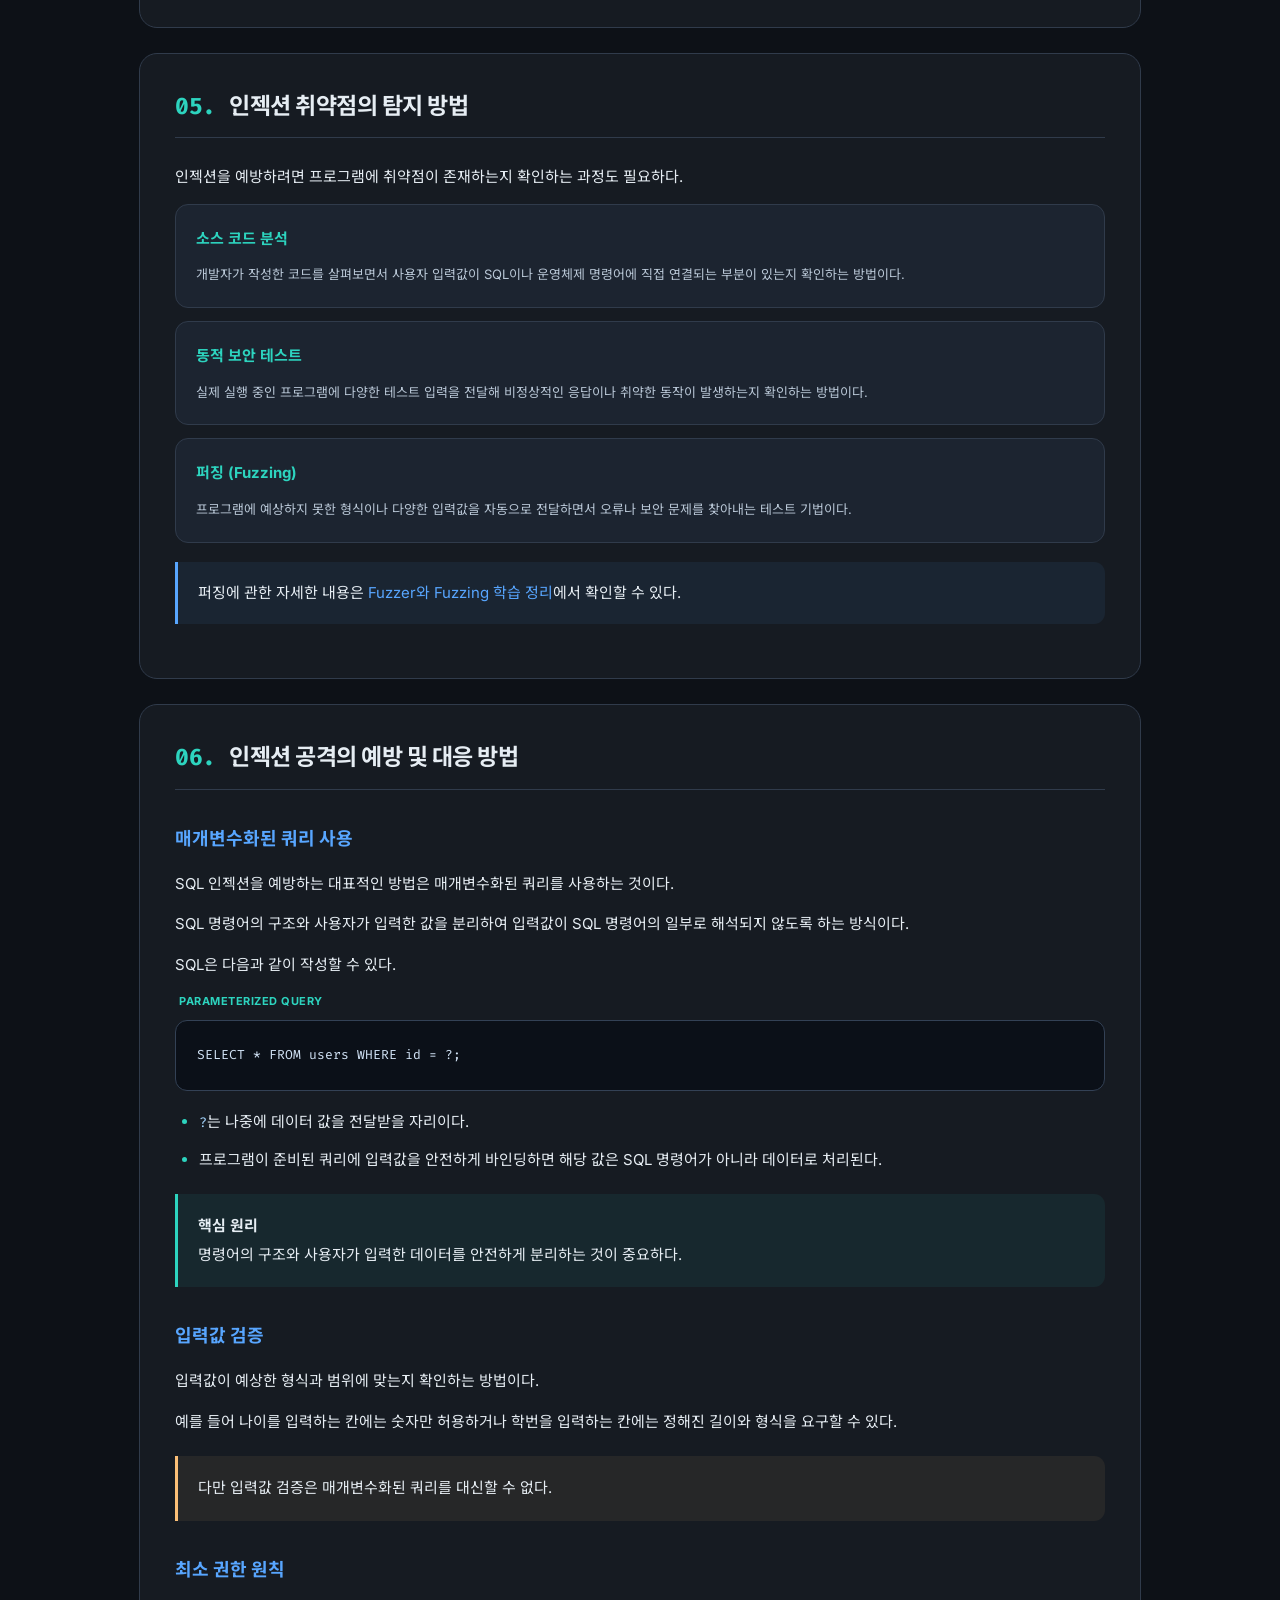
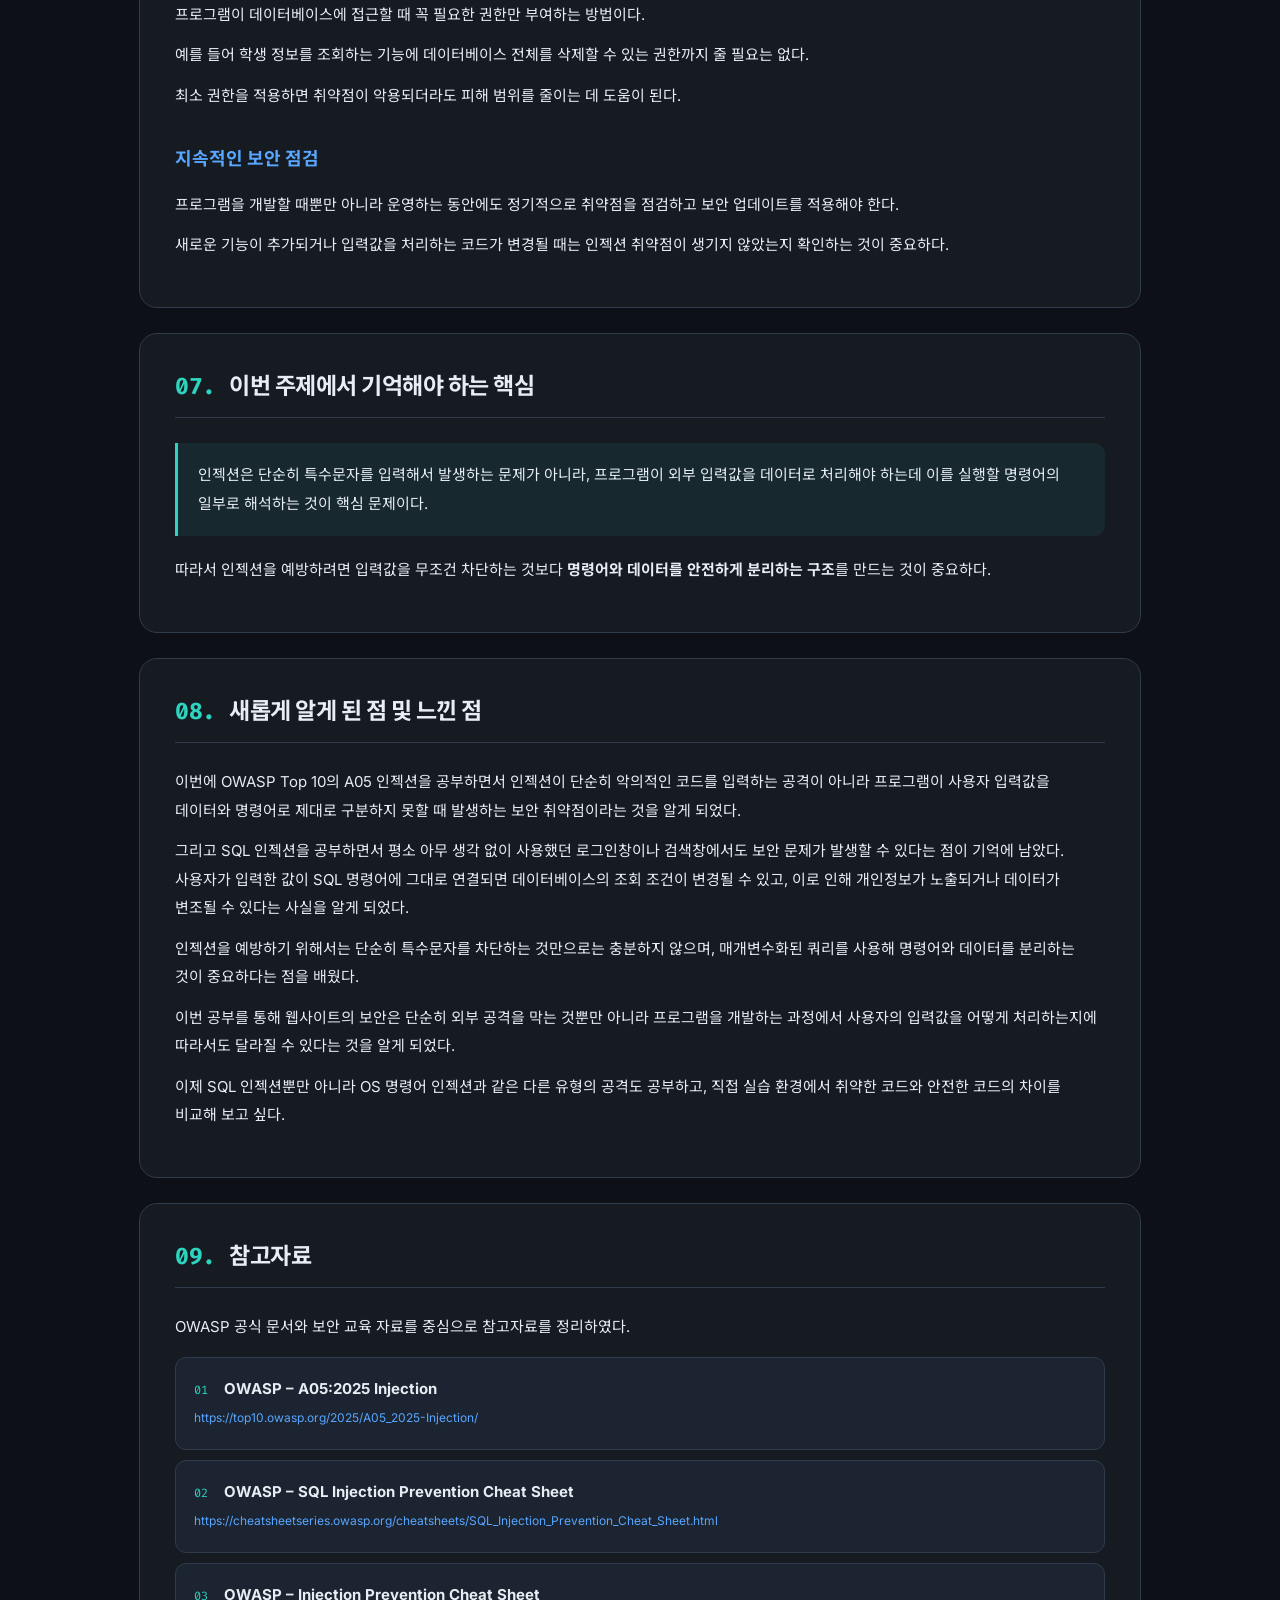
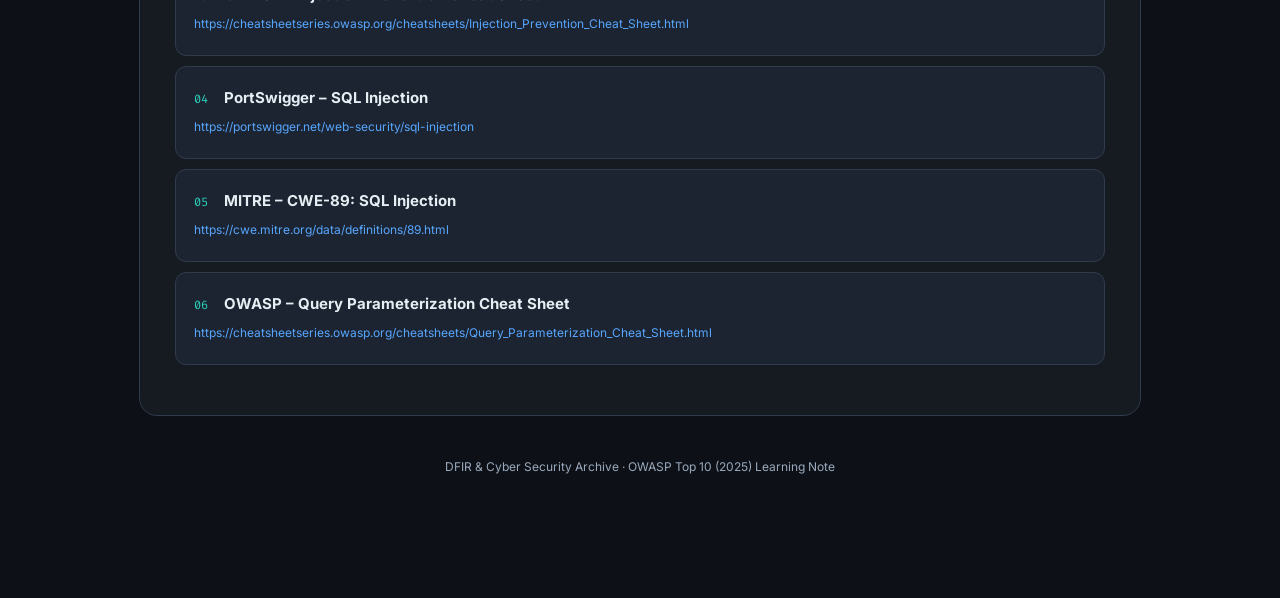
<file: posts/owasp-injection.html>
<!DOCTYPE html>
<html lang="ko">
<head>
<meta charset="UTF-8">
<meta name="viewport" content="width=device-width, initial-scale=1.0">

<title>OWASP Top 10 (2025) - A05 인젝션 | Cyber Security Archive</title>

<link rel="preconnect" href="https://fonts.googleapis.com">
<link rel="preconnect" href="https://fonts.gstatic.com" crossorigin>
<link href="https://fonts.googleapis.com/css2?family=Inter:wght@400;500;600;700;800&family=Noto+Sans+KR:wght@400;500;600;700;800&family=Fira+Code:wght@400;500;600&display=swap" rel="stylesheet">

<style>
:root {
    --bg: #0d1117;
    --surface: #161b22;
    --surface-soft: #1c2430;
    --border: #303b4b;
    --text: #e6edf3;
    --muted: #9aa9bc;
    --blue: #58a6ff;
    --cyan: #2dd4bf;
    --purple: #b69cff;
    --orange: #fbbf77;
    --red: #fb7185;
    --green: #4ade80;
}

* {
    box-sizing: border-box;
}

html {
    scroll-behavior: smooth;
}

body {
    margin: 0;
    background: var(--bg);
    color: var(--text);
    font-family: "Inter", "Noto Sans KR", sans-serif;
    font-size: 15px;
    line-height: 1.9;
    word-break: keep-all;
}

a {
    color: var(--blue);
    text-decoration: none;
}

a:hover {
    text-decoration: underline;
}

.layout {
    max-width: 1050px;
    margin: 0 auto;
    padding: 28px 24px 90px;
}

main {
    width: 100%;
}

.top-nav {
    display: flex;
    justify-content: space-between;
    align-items: center;
    gap: 12px;
    margin-bottom: 23px;
}

.back-link {
    display: inline-block;
    border: 1px solid var(--border);
    background: #151e2a;
    color: #cbd8e6;
    border-radius: 10px;
    padding: 9px 15px;
    font-size: 12px;
}

.back-link:hover {
    color: var(--cyan);
    border-color: var(--cyan);
    text-decoration: none;
}

.archive-label {
    color: var(--muted);
    font-size: 11px;
    font-family: "Fira Code", monospace;
    letter-spacing: 1px;
}

.hero {
    position: relative;
    overflow: hidden;
    background:
        radial-gradient(circle at 90% 0%, rgba(45,212,191,0.12), transparent 40%),
        linear-gradient(135deg, #17263a, #111821 70%);
    border: 1px solid #33465c;
    border-radius: 22px;
    padding: 42px;
    margin-bottom: 34px;
}

.eyebrow {
    display: inline-block;
    background: rgba(45,212,191,0.10);
    border: 1px solid rgba(45,212,191,0.25);
    color: var(--cyan);
    border-radius: 30px;
    padding: 5px 14px;
    font-size: 12px;
    font-weight: 700;
    margin-bottom: 18px;
}

.hero h1 {
    font-size: clamp(25px, 3vw, 39px);
    line-height: 1.4;
    margin: 0 0 17px;
    letter-spacing: -1px;
}

.hero p {
    color: #b7c7d8;
    margin: 0;
    max-width: 720px;
}

.hero-tags {
    display: flex;
    flex-wrap: wrap;
    gap: 8px;
    margin-top: 23px;
}

.hero-tags span {
    border: 1px solid #38516a;
    background: #192c3c;
    color: #a8d9f7;
    padding: 5px 13px;
    border-radius: 30px;
    font-family: "Fira Code", monospace;
    font-size: 11px;
}

.hero-footer {
    margin-top: 25px;
    color: #8d9eb5;
    font-family: "Fira Code", monospace;
    font-size: 10px;
    letter-spacing: 2px;
    text-align: right;
}

/* ==================== CONTENTS ==================== */

.contents-box {
    margin: 0 0 34px;
    padding: 25px 24px;
    background: #161b22;
    border: 1px solid #303b4b;
    border-radius: 17px;
}

.contents-title {
    margin: 0 0 15px;
    padding: 0;
    border: none;
    font-family: "Fira Code", monospace;
    font-size: 15px;
    font-weight: 700;
    letter-spacing: 1.5px;
    color: #39d5c8;
}

.contents-links {
    display: flex;
    flex-wrap: wrap;
    gap: 12px;
}

.contents-links a {
    display: inline-block;
    padding: 9px 13px;
    background: #131a24;
    border: 1px solid #344256;
    border-radius: 10px;
    color: #b8c7da;
    font-size: 13px;
    font-weight: 500;
    line-height: 1.6;
    text-decoration: none;
    transition: all 0.2s ease;
}

.contents-links a:hover {
    color: #58a6ff;
    background: #1b2a3d;
    border-color: #58a6ff;
    transform: translateY(-2px);
}

/* ==================== 본문 ==================== */

.section {
    background: var(--surface);
    border: 1px solid var(--border);
    border-radius: 18px;
    padding: 35px;
    margin-bottom: 25px;
    scroll-margin-top: 25px;
}

.section h2 {
    font-size: 23px;
    line-height: 1.5;
    margin: 0 0 25px;
    padding-bottom: 14px;
    border-bottom: 1px solid var(--border);
    letter-spacing: -0.5px;
}

.section h2 .num {
    color: var(--cyan);
    margin-right: 9px;
    font-family: "Fira Code", monospace;
}

.section h3 {
    font-size: 18px;
    color: var(--blue);
    margin: 32px 0 14px;
}

.section h4 {
    font-size: 15px;
    color: #c4b5fd;
    margin: 25px 0 10px;
}

.section p {
    margin: 12px 0;
}

.section ul,
.section ol {
    padding-left: 24px;
}

.section li {
    margin-bottom: 9px;
}

.section li::marker {
    color: var(--cyan);
}

.info-box {
    border-left: 3px solid var(--blue);
    background: rgba(88,166,255,0.07);
    padding: 17px 20px;
    border-radius: 0 11px 11px 0;
    margin: 19px 0;
}

.info-box strong {
    color: #9acbff;
}

.success-box {
    border-left: 3px solid var(--cyan);
    background: rgba(45,212,191,0.07);
    padding: 18px 20px;
    border-radius: 0 11px 11px 0;
    margin: 20px 0;
}

.warning-box {
    border-left: 3px solid var(--orange);
    background: rgba(251,191,119,0.07);
    padding: 18px 20px;
    border-radius: 0 11px 11px 0;
    margin: 20px 0;
}

.table-wrap {
    width: 100%;
    overflow-x: auto;
    border: 1px solid var(--border);
    border-radius: 12px;
    margin: 20px 0;
}

table {
    width: 100%;
    border-collapse: collapse;
    font-size: 13px;
}

th {
    text-align: left;
    color: #b8e7ff;
    background: #202d3d;
    padding: 14px 16px;
    white-space: nowrap;
}

td {
    padding: 13px 16px;
    border-top: 1px solid var(--border);
    vertical-align: top;
}

tr:nth-child(even) td {
    background: rgba(255,255,255,0.015);
}

.highlight-row td {
    background: rgba(45,212,191,0.09) !important;
    color: #d7fff7;
}

code {
    font-family: "Fira Code", monospace;
    color: #a5d6ff;
    font-size: 0.92em;
}

pre {
    background: #0b1018;
    border: 1px solid #334155;
    border-radius: 12px;
    padding: 21px;
    overflow-x: auto;
    line-height: 1.8;
    margin: 17px 0;
}

pre code {
    color: #d3e4f7;
    font-size: 13px;
    white-space: pre;
}

.code-label {
    font-size: 11px;
    color: var(--cyan);
    font-weight: 700;
    margin-bottom: -9px;
    padding-left: 4px;
    letter-spacing: 0.5px;
}

.card-grid {
    display: grid;
    grid-template-columns: repeat(2, minmax(0, 1fr));
    gap: 13px;
    margin: 20px 0;
}

.mini-card {
    border: 1px solid var(--border);
    background: var(--surface-soft);
    padding: 20px;
    border-radius: 13px;
}

.mini-card h4 {
    margin: 0 0 9px;
    color: var(--cyan);
    font-size: 15px;
}

.mini-card p {
    color: #b9c7d6;
    font-size: 13px;
    margin: 0;
}

.step-list {
    display: grid;
    grid-template-columns: repeat(4, minmax(0, 1fr));
    gap: 10px;
    margin: 24px 0;
}

.step {
    background: #1b2735;
    border: 1px solid #33465a;
    border-radius: 12px;
    padding: 16px 12px;
    text-align: center;
}

.step-number {
    display: inline-block;
    font-family: "Fira Code", monospace;
    color: var(--cyan);
    font-size: 12px;
    margin-bottom: 8px;
}

.step strong {
    display: block;
    font-size: 13px;
    color: #e8f3ff;
}

.step p {
    color: var(--muted);
    font-size: 11px;
    line-height: 1.7;
    margin: 8px 0 0;
}

/* ==================== 클라이언트 ↔ 서버 그림 ==================== */

.diagram {
    background: #0b0f16;
    border: 1px solid #303b4b;
    border-radius: 16px;
    padding: 30px 20px;
    margin: 23px 0;
}

.diagram-flow {
    display: flex;
    justify-content: space-between;
    align-items: center;
    gap: 12px;
    max-width: 650px;
    margin: auto;
}

.diagram-node {
    flex: 0 0 26%;
    min-width: 0;
    border: 1.5px solid #8396ac;
    border-radius: 14px;
    padding: 15px 8px;
    text-align: center;
}

.diagram-node svg {
    width: 78px;
    max-width: 100%;
    height: auto;
    display: block;
    margin: 0 auto 7px;
}

.diagram-node strong {
    font-size: 14px;
    color: #e5edf7;
}

.diagram-arrows {
    flex: 1;
    min-width: 0;
    display: flex;
    flex-direction: column;
    gap: 20px;
}

.diagram-arrow-label {
    font-size: 12px;
    text-align: center;
}

.diagram-arrow-label.request {
    color: var(--cyan);
}

.diagram-arrow-label.response {
    color: #b4c4d7;
}

.diagram-arrows svg {
    width: 100%;
    height: 18px;
    display: block;
}

.diagram-caption {
    margin: 25px 0 0 !important;
    color: var(--muted);
    text-align: center;
    font-size: 13px;
}

.reference-list {
    list-style: none;
    padding: 0 !important;
    counter-reset: refs;
}

.reference-list li {
    counter-increment: refs;
    padding: 17px 18px;
    border: 1px solid var(--border);
    background: #1b2430;
    border-radius: 11px;
    margin-bottom: 10px;
    overflow-wrap: anywhere;
}

.reference-list li::before {
    content: counter(refs, decimal-leading-zero);
    color: var(--cyan);
    font-family: "Fira Code", monospace;
    font-size: 12px;
    margin-right: 12px;
}

.reference-list a {
    display: inline-block;
    font-size: 12px;
    overflow-wrap: anywhere;
}

.ref-name {
    font-weight: 700;
    color: #e6edf3;
}

.footer {
    color: var(--muted);
    font-size: 12px;
    text-align: center;
    padding: 15px 0 30px;
}

/* ==================== 반응형 ==================== */

@media (max-width: 700px) {
    .layout {
        padding: 14px 12px 55px;
    }

    .hero {
        padding: 27px 21px;
    }

    .section {
        padding: 23px 18px;
    }

    .section h2 {
        font-size: 20px;
    }

    .contents-box {
        padding: 21px 17px;
        margin-bottom: 24px;
    }

    .contents-links {
        gap: 9px;
    }

    .contents-links a {
        padding: 8px 10px;
        font-size: 12px;
    }

    .card-grid {
        grid-template-columns: 1fr;
    }

    .step-list {
        grid-template-columns: repeat(2, minmax(0, 1fr));
    }

    .diagram {
        padding: 20px 10px;
    }

    .diagram-flow {
        gap: 7px;
    }

    .diagram-node {
        flex-basis: 30%;
        padding: 10px 5px;
    }

    .diagram-node strong {
        font-size: 11px;
    }

    .diagram-arrows {
        gap: 15px;
    }

    .diagram-arrow-label {
        font-size: 10px;
    }

    .diagram-caption {
        font-size: 11px;
    }

    .archive-label {
        display: none;
    }
}
</style>
</head>

<body>

<div class="layout">
<main>

    <!-- ==================== 상단 이동 버튼 ==================== -->
    <div class="top-nav">
        <a class="back-link" href="../index.html#doc">
            ← 블로그 목록으로 돌아가기
        </a>

        <span class="archive-label">
            DFIR / CYBER SECURITY ARCHIVE
        </span>
    </div>

    <!-- ==================== 제목 ==================== -->
    <header class="hero">

        <div class="eyebrow">
            WEB SECURITY · OWASP TOP 10 2025
        </div>

        <h1>
            OWASP Top 10 (2025)<br>
            A05 인젝션 취약점 분석
        </h1>

        <p>
            웹 애플리케이션의 주요 보안 위험을 알아보고,
            A05 인젝션의 발생 원인과 SQL 인젝션의 동작 원리,
            탐지 및 예방 방법을 기초 개념부터 정리한 학습 기록입니다.
        </p>

        <div class="hero-tags">
            <span>OWASP Top 10</span>
            <span>Injection</span>
            <span>SQL Injection</span>
            <span>Web Security</span>
            <span>2026.11.13</span>
        </div>

        <div class="hero-footer">
            01 / SECURITY STUDY
        </div>

    </header>

    <!-- ==================== CONTENTS ==================== -->
    <div class="contents-box">

        <h2 class="contents-title">CONTENTS</h2>

        <nav class="contents-links">
            <a href="#overview">01 · OWASP Top 10 소개</a>
            <a href="#basic">02 · 기초 개념</a>
            <a href="#definition">03 · 정의와 발생 원인</a>
            <a href="#types">04 · 주요 유형</a>
            <a href="#sql">05 · SQL 인젝션 원리</a>
            <a href="#detection">06 · 탐지 방법</a>
            <a href="#prevention">07 · 예방 및 대응</a>
            <a href="#summary">08 · 핵심 정리</a>
            <a href="#reflection">09 · 느낀 점</a>
            <a href="#references">10 · 참고자료</a>
        </nav>

    </div>

    <!-- ==================== OWASP 소개 ==================== -->
    <section class="section" id="overview">

        <h2>OWASP Top 10 (2025)</h2>

        <div class="info-box">
            <strong>OWASP란?</strong><br>
            OWASP는 Open Worldwide Application Security Project의
            약자로, 웹 애플리케이션과 소프트웨어의 보안을 개선하기 위해
            활동하는 비영리 재단이자 오픈 커뮤니티이다.
        </div>

        <p>
            웹 애플리케이션은 인터넷 브라우저를 통해 이용하는
            프로그램을 말한다. 우리가 사용하는 쇼핑몰이나
            인터넷 뱅킹 등이 대표적인 예시이다.
        </p>

        <p>
            OWASP는 개발자와 보안 담당자가 취약점을 이해하고
            예방할 수 있도록 다양한 보안 자료와 가이드를 제공한다.
        </p>

        <p>
            <strong>OWASP Top 10</strong>은 웹 애플리케이션에서
            중요하게 다뤄야 할 보안 위험 10가지를 정리한 목록이다.
        </p>

        <p>
            보안 취약점(Vulnerability)은 프로그램이나 시스템에
            존재하는 보안상의 약점을 뜻한다.
        </p>

        <h3>OWASP Top 10:2025 목록</h3>

        <div class="table-wrap">
            <table>
                <thead>
                    <tr>
                        <th>순위</th>
                        <th>취약점</th>
                        <th>간단한 설명</th>
                    </tr>
                </thead>
                <tbody>
                    <tr>
                        <td>A01</td>
                        <td>접근 제어 취약점</td>
                        <td>권한 없는 사용자가 다른 사람의 정보나 기능에 접근</td>
                    </tr>
                    <tr>
                        <td>A02</td>
                        <td>보안 설정 오류</td>
                        <td>잘못된 서버·시스템 설정으로 보안 문제 발생</td>
                    </tr>
                    <tr>
                        <td>A03</td>
                        <td>소프트웨어 공급망 실패</td>
                        <td>외부 라이브러리나 개발·배포 과정에서 보안 문제 발생</td>
                    </tr>
                    <tr>
                        <td>A04</td>
                        <td>암호화 실패</td>
                        <td>민감한 정보를 적절하게 암호화하거나 보호하지 못함</td>
                    </tr>
                    <tr class="highlight-row">
                        <td><strong>A05</strong></td>
                        <td><strong>인젝션</strong></td>
                        <td>악의적인 입력이 명령어나 쿼리로 실행됨</td>
                    </tr>
                    <tr>
                        <td>A06</td>
                        <td>안전하지 않은 설계</td>
                        <td>설계 단계에서 필요한 보안 통제가 부족함</td>
                    </tr>
                    <tr>
                        <td>A07</td>
                        <td>인증 실패</td>
                        <td>로그인이나 사용자 신원 확인 과정의 취약점</td>
                    </tr>
                    <tr>
                        <td>A08</td>
                        <td>소프트웨어·데이터 무결성 실패</td>
                        <td>코드나 데이터가 변조되는 것을 적절히 방지하지 못함</td>
                    </tr>
                    <tr>
                        <td>A09</td>
                        <td>보안 로깅 및 경고 실패</td>
                        <td>공격 흔적을 기록하거나 관리자에게 알리지 못함</td>
                    </tr>
                    <tr>
                        <td>A10</td>
                        <td>예외 상황 처리 실패</td>
                        <td>오류나 예상하지 못한 상황을 안전하게 처리하지 못함</td>
                    </tr>
                </tbody>
            </table>
        </div>

        <div class="success-box">
            이번 학습에서는 OWASP Top 10의 다섯 번째 항목인
            <strong>A05 인젝션(Injection)</strong>을 중심으로 살펴본다.
        </div>

    </section>

    <!-- ==================== 1. 기초 개념 ==================== -->
    <section class="section" id="basic">

        <h2><span class="num">01.</span> 인젝션을 이해하기 위한 기초 개념</h2>

        <h3>클라이언트와 서버</h3>

        <p>
            웹사이트에 접속할 때는 크게 클라이언트와 서버가
            서로 정보를 주고받는다.
        </p>

        <div class="card-grid">
            <div class="mini-card">
                <h4>클라이언트 (Client)</h4>
                <p>
                    서비스를 이용하고 정보를 요청하는 쪽이다.
                    대표적인 예시로 웹 브라우저가 있다.
                </p>
            </div>

            <div class="mini-card">
                <h4>서버 (Server)</h4>
                <p>
                    클라이언트의 요청을 받아 처리하고
                    그 결과를 보내주는 컴퓨터 또는 프로그램이다.
                </p>
            </div>
        </div>

        <h4>웹사이트에서 클라이언트와 서버가 정보를 주고받는 과정</h4>

        <!-- 아이콘을 사용한 클라이언트 ↔ 서버 다이어그램 -->
        <div class="diagram">

            <div class="diagram-flow">

                <!-- 클라이언트 -->
                <div class="diagram-node">

                    <svg viewBox="0 0 80 65"
                         fill="none"
                         stroke="#8396ac"
                         stroke-width="3"
                         aria-hidden="true">

                        <rect x="6" y="6"
                              width="68" height="45" rx="4"/>

                        <path d="M40 51 V60 M28 60 H52"/>

                    </svg>

                    <strong>클라이언트</strong>

                </div>

                <!-- 요청과 응답 -->
                <div class="diagram-arrows">

                    <div>
                        <div class="diagram-arrow-label request">
                            요청
                        </div>

                        <svg viewBox="0 0 180 20"
                             fill="none"
                             stroke="#2dd4bf"
                             stroke-width="3"
                             aria-hidden="true">

                            <path d="M2 10 H172"/>
                            <path d="M162 2 L172 10 L162 18"/>

                        </svg>
                    </div>

                    <div>
                        <svg viewBox="0 0 180 20"
                             fill="none"
                             stroke="#8396ac"
                             stroke-width="3"
                             aria-hidden="true">

                            <path d="M178 10 H8"/>
                            <path d="M18 2 L8 10 L18 18"/>

                        </svg>

                        <div class="diagram-arrow-label response">
                            응답
                        </div>
                    </div>

                </div>

                <!-- 서버 -->
                <div class="diagram-node">

                    <svg viewBox="0 0 80 65"
                         fill="none"
                         stroke="#8396ac"
                         stroke-width="2.5"
                         aria-hidden="true">

                        <rect x="8" y="6"
                              width="64" height="15" rx="3"/>

                        <rect x="8" y="25"
                              width="64" height="15" rx="3"/>

                        <rect x="8" y="44"
                              width="64" height="15" rx="3"/>

                        <circle cx="17" cy="13.5"
                                r="2" fill="#2dd4bf" stroke="none"/>

                        <circle cx="17" cy="32.5"
                                r="2" fill="#2dd4bf" stroke="none"/>

                        <circle cx="17" cy="51.5"
                                r="2" fill="#2dd4bf" stroke="none"/>

                    </svg>

                    <strong>서버</strong>

                </div>

            </div>

            <p class="diagram-caption">
                클라이언트는 서버에 정보를 요청하고,
                서버는 요청을 처리한 뒤 결과를 응답으로 전달한다.
            </p>

        </div>

        <h3>데이터베이스 (Database)</h3>

        <p>
            데이터베이스는 여러 정보를 체계적으로 저장하고
            관리하는 시스템이다.
        </p>

        <h4>학생 정보 테이블 예시</h4>

        <div class="table-wrap">
            <table>
                <thead>
                    <tr>
                        <th>학번</th>
                        <th>이름</th>
                        <th>학과</th>
                    </tr>
                </thead>
                <tbody>
                    <tr>
                        <td>2026001</td>
                        <td>김철수</td>
                        <td>컴퓨터공학과</td>
                    </tr>
                    <tr>
                        <td>2026002</td>
                        <td>이영희</td>
                        <td>정보보안학과</td>
                    </tr>
                    <tr>
                        <td>2026003</td>
                        <td>박민서</td>
                        <td>소프트웨어학과</td>
                    </tr>
                </tbody>
            </table>
        </div>

        <p>
            이러한 표를 관계형 데이터베이스에서
            <strong>테이블(Table)</strong>이라고 한다.
        </p>

        <div class="card-grid">
            <div class="mini-card">
                <h4>행 (Row)</h4>
                <p>학생 한 명에 대한 정보를 의미한다.</p>
            </div>

            <div class="mini-card">
                <h4>열 (Column)</h4>
                <p>학번, 이름, 학과처럼 정보의 종류를 의미한다.</p>
            </div>
        </div>

        <h3>SQL이란?</h3>

        <p>
            SQL은 관계형 데이터베이스에서 데이터를
            조회하거나 추가, 수정, 삭제할 때 사용하는 언어이다.
        </p>

        <h4>SQL의 대표적인 명령어</h4>

        <div class="table-wrap">
            <table>
                <thead>
                    <tr>
                        <th>명령어</th>
                        <th>역할</th>
                    </tr>
                </thead>
                <tbody>
                    <tr>
                        <td><code>SELECT</code></td>
                        <td>데이터 조회</td>
                    </tr>
                    <tr>
                        <td><code>INSERT</code></td>
                        <td>데이터 추가</td>
                    </tr>
                    <tr>
                        <td><code>UPDATE</code></td>
                        <td>데이터 수정</td>
                    </tr>
                    <tr>
                        <td><code>DELETE</code></td>
                        <td>데이터 삭제</td>
                    </tr>
                </tbody>
            </table>
        </div>

        <h4>SQL 명령어 예시</h4>

        <div class="code-label">SQL</div>
        <pre><code>SELECT * FROM students WHERE name = '김철수';</code></pre>

        <ul>
            <li><code>SELECT</code>: 데이터를 조회한다.</li>
            <li><code>*</code>: 모든 열을 선택한다.</li>
            <li><code>FROM students</code>: students 테이블에서 조회한다.</li>
            <li><code>WHERE name = '김철수'</code>: 이름이 김철수인 데이터만 찾는다.</li>
        </ul>

        <div class="success-box">
            즉, students 테이블에서 이름이 김철수인 학생의
            정보를 조회하라는 뜻이다.
        </div>

        <h3>쿼리(Query)란?</h3>

        <p>
            쿼리는 데이터베이스에 정보를 요청하는
            명령이나 질의를 의미한다.
        </p>

        <p>
            예를 들어 사용자가 검색창에 이름을 입력하면,
            서버는 해당 이름을 찾기 위한 SQL 쿼리를 만들어
            데이터베이스에 전달할 수 있다.
        </p>

        <div class="warning-box">
            인젝션 취약점은 이러한 쿼리를
            안전하지 않은 방식으로 만드는 과정에서 발생할 수 있다.
        </div>

        <h3>입력값(Input)이란?</h3>

        <p>
            입력값은 사용자가 프로그램에 전달하는 데이터이다.
        </p>

        <div class="card-grid">
            <div class="mini-card">
                <h4>로그인 화면</h4>
                <p>아이디와 비밀번호</p>
            </div>

            <div class="mini-card">
                <h4>검색창</h4>
                <p>사용자가 입력하는 검색어</p>
            </div>

            <div class="mini-card">
                <h4>회원가입</h4>
                <p>이름, 학번 등의 개인정보</p>
            </div>

            <div class="mini-card">
                <h4>기타 입력</h4>
                <p>프로그램에 전달하는 다양한 데이터</p>
            </div>
        </div>

        <p>
            사용자가 입력한 값은 항상 안전하다고 보장할 수 없다.
            따라서 프로그램은 입력값을 신뢰할 수 없는 데이터로
            취급하고 적절하게 처리해야 한다.
        </p>

    </section>

    <!-- ==================== 2. 정의와 원인 ==================== -->
    <section class="section" id="definition">

        <h2><span class="num">02.</span> 인젝션 취약점의 정의와 발생 원인</h2>

        <div class="info-box">
            <strong>인젝션(Injection)</strong>은 프로그램이 외부에서
            전달받은 데이터를 명령어와 안전하게 구분하지 못할 때
            발생할 수 있는 보안 취약점이다.
        </div>

        <h3>인젝션이 발생하는 과정</h3>

        <div class="step-list">

            <div class="step">
                <span class="step-number">STEP 01</span>
                <strong>사용자 입력</strong>
                <p>검색창이나 로그인 입력창에 데이터 입력</p>
            </div>

            <div class="step">
                <span class="step-number">STEP 02</span>
                <strong>서버에서 처리</strong>
                <p>입력값을 기존 명령어와 안전하지 않게 결합</p>
            </div>

            <div class="step">
                <span class="step-number">STEP 03</span>
                <strong>명령어 변경</strong>
                <p>입력 데이터 일부가 실행할 명령으로 해석</p>
            </div>

            <div class="step">
                <span class="step-number">STEP 04</span>
                <strong>비정상 동작</strong>
                <p>정보 노출, 데이터 변경, 명령 실행 등 발생</p>
            </div>

        </div>

        <h3>주요 발생 원인</h3>

        <div class="mini-card">
            <h4>첫 번째, 입력값을 제대로 검증하지 않는 경우</h4>
            <p>
                프로그램이 입력값의 형식이나 범위를 확인하지 않으면
                예상하지 못한 값이 전달될 수 있다.
                다만 입력값 검증만으로 모든 인젝션을 예방할 수 있는 것은 아니다.
            </p>
        </div>

        <div class="mini-card" style="margin-top:13px">
            <h4>두 번째, 입력값을 명령어에 직접 연결하는 경우</h4>
            <p>
                사용자가 입력한 문자열을 SQL 명령어에 그대로 이어 붙이면
                입력값이 SQL 문법의 일부로 해석될 수 있다.
            </p>
        </div>

        <div class="mini-card" style="margin-top:13px">
            <h4>세 번째, 안전하지 않은 실행 기능을 사용하는 경우</h4>
            <p>
                프로그램이 외부 입력값을 운영체제 명령어나
                코드 실행 기능에 직접 전달하면 공격자가
                프로그램의 동작을 변경할 가능성이 있다.
            </p>
        </div>

        <div class="success-box">
            이러한 원인 중 가장 중요한 것은
            <strong>신뢰할 수 없는 데이터와 실행할 명령을
            분리하지 못하는 것</strong>이다.
        </div>

    </section>

    <!-- ==================== 3. 공격 유형 ==================== -->
    <section class="section" id="types">

        <h2><span class="num">03.</span> 인젝션 공격의 주요 유형</h2>

        <p>
            인젝션 공격은 공격 대상과 명령어의 종류에 따라
            여러 유형으로 나뉜다.
        </p>

        <div class="table-wrap">
            <table>
                <thead>
                    <tr>
                        <th>유형</th>
                        <th>설명</th>
                    </tr>
                </thead>
                <tbody>
                    <tr>
                        <td>SQL Injection</td>
                        <td>데이터베이스에 전달되는 SQL 명령을 조작</td>
                    </tr>
                    <tr>
                        <td>NoSQL Injection</td>
                        <td>NoSQL 데이터베이스의 질의 조건 등을 조작</td>
                    </tr>
                    <tr>
                        <td>OS Command Injection</td>
                        <td>서버 운영체제에서 실행되는 명령을 조작</td>
                    </tr>
                    <tr>
                        <td>LDAP Injection</td>
                        <td>사용자·조직 정보 검색에 사용하는 LDAP 질의를 조작</td>
                    </tr>
                    <tr>
                        <td>Expression Language Injection</td>
                        <td>프로그램의 표현식 평가 기능을 악용</td>
                    </tr>
                </tbody>
            </table>
        </div>

        <div class="info-box">
            OWASP Top 10:2025의 인젝션 범주에는
            <strong>크로스 사이트 스크립팅(XSS)</strong>도 포함되어 있다.
            XSS는 웹페이지에서 공격자가 삽입한 스크립트가
            실행되는 문제이다.
        </div>

        <p>
            데이터베이스와 SQL의 기본 개념을 이해했다면
            SQL 인젝션의 공격 원리도 비교적 쉽게 이해할 수 있다.
        </p>

    </section>

    <!-- ==================== 4. SQL 인젝션 ==================== -->
    <section class="section" id="sql">

        <h2><span class="num">04.</span> SQL 인젝션의 동작 원리</h2>

        <h3>정상적인 SQL 조회</h3>

        <p>
            웹사이트에서 사용자가 자신의 아이디를 입력하면
            서버가 다음과 같은 SQL을 실행한다고 가정해 보자.
        </p>

        <div class="code-label">NORMAL SQL QUERY</div>
        <pre><code>SELECT * FROM users WHERE id = 'student1';</code></pre>

        <p>
            이 명령어는 <code>users</code> 테이블에서
            아이디가 <code>student1</code>인 사용자의 정보를
            조회한다는 뜻이다.
        </p>

        <h3>취약한 SQL 조회</h3>

        <p>
            그런데 서버가 사용자의 입력값을 SQL 문장에
            그대로 붙여서 만든다면 문제가 발생할 수 있다.
        </p>

        <p>예를 들어 공격자가 다음 문자열을 입력했다고 가정해 보자.</p>

        <div class="code-label">USER INPUT</div>
        <pre><code>' OR '1'='1</code></pre>

        <p>
            서버가 이 입력값을 안전하지 않게 연결하면
            SQL 명령어가 다음과 같이 바뀔 수 있다.
        </p>

        <div class="code-label">VULNERABLE SQL QUERY</div>
        <pre><code>SELECT * FROM users WHERE id = '' OR '1'='1';</code></pre>

        <div class="card-grid">

            <div class="mini-card">
                <h4>OR 연산자</h4>
                <p>
                    두 조건 중 하나라도 참이면
                    전체 조건을 참으로 판단하는 연산자이다.
                </p>
            </div>

            <div class="mini-card">
                <h4>'1'='1'</h4>
                <p>
                    항상 참이 되는 조건이다.
                    따라서 조회 조건이 예상과 달라질 수 있다.
                </p>
            </div>

        </div>

        <div class="warning-box">
            <strong>결과</strong><br>
            특정 사용자 한 명의 정보를 조회하려던 SQL이
            여러 사용자 정보를 조회하는 SQL로 바뀔 수 있다.
        </div>

        <p>
            한마디로 단순히 아이디를 검색하기 위한 입력값이
            데이터베이스의 조회 조건 자체를 변경한 것이다.
        </p>

        <div class="info-box">
            이 예시가 실제 로그인 우회를 항상 의미하는 것은 아니다.
            로그인 우회 여부는 서버의 인증 처리 방식에 따라 달라진다.
        </div>

        <h3>SQL 인젝션으로 발생할 수 있는 피해</h3>

        <div class="card-grid">

            <div class="mini-card">
                <h4>개인정보 노출</h4>
                <p>
                    접근해서는 안 되는 사용자 정보가
                    조회될 수 있다.
                </p>
            </div>

            <div class="mini-card">
                <h4>데이터 변경</h4>
                <p>
                    저장된 정보가 의도하지 않게
                    수정될 수 있다.
                </p>
            </div>

            <div class="mini-card">
                <h4>데이터 삭제</h4>
                <p>
                    중요한 데이터가 삭제될 가능성이 있다.
                </p>
            </div>

            <div class="mini-card">
                <h4>인증 우회</h4>
                <p>
                    서버의 인증 처리 방식에 따라
                    인증을 우회하는 문제가 발생할 수 있다.
                </p>
            </div>

        </div>

        <p>
            SQL 인젝션이 성공하면 취약점의 위치와
            데이터베이스 계정의 권한에 따라
            개인정보 조회, 데이터 변경 및 삭제,
            인증 우회 등이 발생할 수 있다.
        </p>

        <p>
            모든 SQL 인젝션이 동일한 피해를 일으키는 것은 아니지만
            데이터베이스의 중요한 정보를 직접 대상으로 한다는
            점에서 위험성이 크다.
        </p>

    </section>

    <!-- ==================== 5. 탐지 ==================== -->
    <section class="section" id="detection">

        <h2><span class="num">05.</span> 인젝션 취약점의 탐지 방법</h2>

        <p>
            인젝션을 예방하려면 프로그램에 취약점이
            존재하는지 확인하는 과정도 필요하다.
        </p>

        <div class="mini-card">
            <h4>소스 코드 분석</h4>
            <p>
                개발자가 작성한 코드를 살펴보면서
                사용자 입력값이 SQL이나 운영체제 명령어에
                직접 연결되는 부분이 있는지 확인하는 방법이다.
            </p>
        </div>

        <div class="mini-card" style="margin-top:13px">
            <h4>동적 보안 테스트</h4>
            <p>
                실제 실행 중인 프로그램에 다양한 테스트 입력을
                전달해 비정상적인 응답이나 취약한 동작이
                발생하는지 확인하는 방법이다.
            </p>
        </div>

        <div class="mini-card" style="margin-top:13px">
            <h4>퍼징 (Fuzzing)</h4>
            <p>
                프로그램에 예상하지 못한 형식이나
                다양한 입력값을 자동으로 전달하면서
                오류나 보안 문제를 찾아내는 테스트 기법이다.
            </p>
        </div>

        <div class="info-box">
            퍼징에 관한 자세한 내용은
            <a href="fuzzing.html">Fuzzer와 Fuzzing 학습 정리</a>에서
            확인할 수 있다.
        </div>

    </section>

    <!-- ==================== 6. 예방 ==================== -->
    <section class="section" id="prevention">

        <h2><span class="num">06.</span> 인젝션 공격의 예방 및 대응 방법</h2>

        <h3>매개변수화된 쿼리 사용</h3>

        <p>
            SQL 인젝션을 예방하는 대표적인 방법은
            매개변수화된 쿼리를 사용하는 것이다.
        </p>

        <p>
            SQL 명령어의 구조와 사용자가 입력한 값을
            분리하여 입력값이 SQL 명령어의 일부로
            해석되지 않도록 하는 방식이다.
        </p>

        <p>SQL은 다음과 같이 작성할 수 있다.</p>

        <div class="code-label">PARAMETERIZED QUERY</div>
        <pre><code>SELECT * FROM users WHERE id = ?;</code></pre>

        <ul>
            <li>
                <code>?</code>는 나중에 데이터 값을 전달받을 자리이다.
            </li>
            <li>
                프로그램이 준비된 쿼리에 입력값을 안전하게 바인딩하면
                해당 값은 SQL 명령어가 아니라 데이터로 처리된다.
            </li>
        </ul>

        <div class="success-box">
            <strong>핵심 원리</strong><br>
            명령어의 구조와 사용자가 입력한 데이터를
            안전하게 분리하는 것이 중요하다.
        </div>

        <h3>입력값 검증</h3>

        <p>
            입력값이 예상한 형식과 범위에 맞는지
            확인하는 방법이다.
        </p>

        <p>
            예를 들어 나이를 입력하는 칸에는 숫자만 허용하거나
            학번을 입력하는 칸에는 정해진 길이와
            형식을 요구할 수 있다.
        </p>

        <div class="warning-box">
            다만 입력값 검증은 매개변수화된 쿼리를
            대신할 수 없다.
        </div>

        <h3>최소 권한 원칙</h3>

        <p>
            프로그램이 데이터베이스에 접근할 때
            꼭 필요한 권한만 부여하는 방법이다.
        </p>

        <p>
            예를 들어 학생 정보를 조회하는 기능에
            데이터베이스 전체를 삭제할 수 있는 권한까지
            줄 필요는 없다.
        </p>

        <p>
            최소 권한을 적용하면 취약점이 악용되더라도
            피해 범위를 줄이는 데 도움이 된다.
        </p>

        <h3>지속적인 보안 점검</h3>

        <p>
            프로그램을 개발할 때뿐만 아니라 운영하는 동안에도
            정기적으로 취약점을 점검하고
            보안 업데이트를 적용해야 한다.
        </p>

        <p>
            새로운 기능이 추가되거나 입력값을 처리하는
            코드가 변경될 때는 인젝션 취약점이
            생기지 않았는지 확인하는 것이 중요하다.
        </p>

    </section>

    <!-- ==================== 7. 핵심 정리 ==================== -->
    <section class="section" id="summary">

        <h2><span class="num">07.</span> 이번 주제에서 기억해야 하는 핵심</h2>

        <div class="success-box">
            인젝션은 단순히 특수문자를 입력해서 발생하는 문제가 아니라,
            프로그램이 외부 입력값을 데이터로 처리해야 하는데
            이를 실행할 명령어의 일부로 해석하는 것이 핵심 문제이다.
        </div>

        <p>
            따라서 인젝션을 예방하려면 입력값을 무조건 차단하는 것보다
            <strong>명령어와 데이터를 안전하게 분리하는 구조</strong>를
            만드는 것이 중요하다.
        </p>

    </section>

    <!-- ==================== 8. 느낀 점 ==================== -->
    <section class="section" id="reflection">

        <h2><span class="num">08.</span> 새롭게 알게 된 점 및 느낀 점</h2>

        <p>
            이번에 OWASP Top 10의 A05 인젝션을 공부하면서
            인젝션이 단순히 악의적인 코드를 입력하는 공격이 아니라
            프로그램이 사용자 입력값을 데이터와 명령어로
            제대로 구분하지 못할 때 발생하는 보안 취약점이라는
            것을 알게 되었다.
        </p>

        <p>
            그리고 SQL 인젝션을 공부하면서 평소 아무 생각 없이
            사용했던 로그인창이나 검색창에서도 보안 문제가
            발생할 수 있다는 점이 기억에 남았다.
            사용자가 입력한 값이 SQL 명령어에 그대로 연결되면
            데이터베이스의 조회 조건이 변경될 수 있고,
            이로 인해 개인정보가 노출되거나 데이터가 변조될 수
            있다는 사실을 알게 되었다.
        </p>

        <p>
            인젝션을 예방하기 위해서는 단순히 특수문자를
            차단하는 것만으로는 충분하지 않으며,
            매개변수화된 쿼리를 사용해 명령어와 데이터를
            분리하는 것이 중요하다는 점을 배웠다.
        </p>

        <p>
            이번 공부를 통해 웹사이트의 보안은 단순히 외부 공격을
            막는 것뿐만 아니라 프로그램을 개발하는 과정에서
            사용자의 입력값을 어떻게 처리하는지에 따라서도
            달라질 수 있다는 것을 알게 되었다.
        </p>

        <p>
            이제 SQL 인젝션뿐만 아니라 OS 명령어 인젝션과 같은
            다른 유형의 공격도 공부하고,
            직접 실습 환경에서 취약한 코드와 안전한 코드의
            차이를 비교해 보고 싶다.
        </p>

    </section>

    <!-- ==================== 9. 참고자료 ==================== -->
    <section class="section" id="references">

        <h2><span class="num">09.</span> 참고자료</h2>

        <p>
            OWASP 공식 문서와 보안 교육 자료를 중심으로
            참고자료를 정리하였다.
        </p>

        <ol class="reference-list">

            <li>
                <span class="ref-name">OWASP – A05:2025 Injection</span><br>
                <a href="https://top10.owasp.org/2025/A05_2025-Injection/"
                   target="_blank" rel="noopener noreferrer">
                    https://top10.owasp.org/2025/A05_2025-Injection/
                </a>
            </li>

            <li>
                <span class="ref-name">
                    OWASP – SQL Injection Prevention Cheat Sheet
                </span><br>
                <a href="https://cheatsheetseries.owasp.org/cheatsheets/SQL_Injection_Prevention_Cheat_Sheet.html"
                   target="_blank" rel="noopener noreferrer">
                    https://cheatsheetseries.owasp.org/cheatsheets/SQL_Injection_Prevention_Cheat_Sheet.html
                </a>
            </li>

            <li>
                <span class="ref-name">
                    OWASP – Injection Prevention Cheat Sheet
                </span><br>
                <a href="https://cheatsheetseries.owasp.org/cheatsheets/Injection_Prevention_Cheat_Sheet.html"
                   target="_blank" rel="noopener noreferrer">
                    https://cheatsheetseries.owasp.org/cheatsheets/Injection_Prevention_Cheat_Sheet.html
                </a>
            </li>

            <li>
                <span class="ref-name">PortSwigger – SQL Injection</span><br>
                <a href="https://portswigger.net/web-security/sql-injection"
                   target="_blank" rel="noopener noreferrer">
                    https://portswigger.net/web-security/sql-injection
                </a>
            </li>

            <li>
                <span class="ref-name">MITRE – CWE-89: SQL Injection</span><br>
                <a href="https://cwe.mitre.org/data/definitions/89.html"
                   target="_blank" rel="noopener noreferrer">
                    https://cwe.mitre.org/data/definitions/89.html
                </a>
            </li>

            <li>
                <span class="ref-name">
                    OWASP – Query Parameterization Cheat Sheet
                </span><br>
                <a href="https://cheatsheetseries.owasp.org/cheatsheets/Query_Parameterization_Cheat_Sheet.html"
                   target="_blank" rel="noopener noreferrer">
                    https://cheatsheetseries.owasp.org/cheatsheets/Query_Parameterization_Cheat_Sheet.html
                </a>
            </li>

        </ol>

    </section>

    <footer class="footer">
        DFIR & Cyber Security Archive · OWASP Top 10 (2025) Learning Note
    </footer>

</main>
</div>

</body>
</html>
</file>
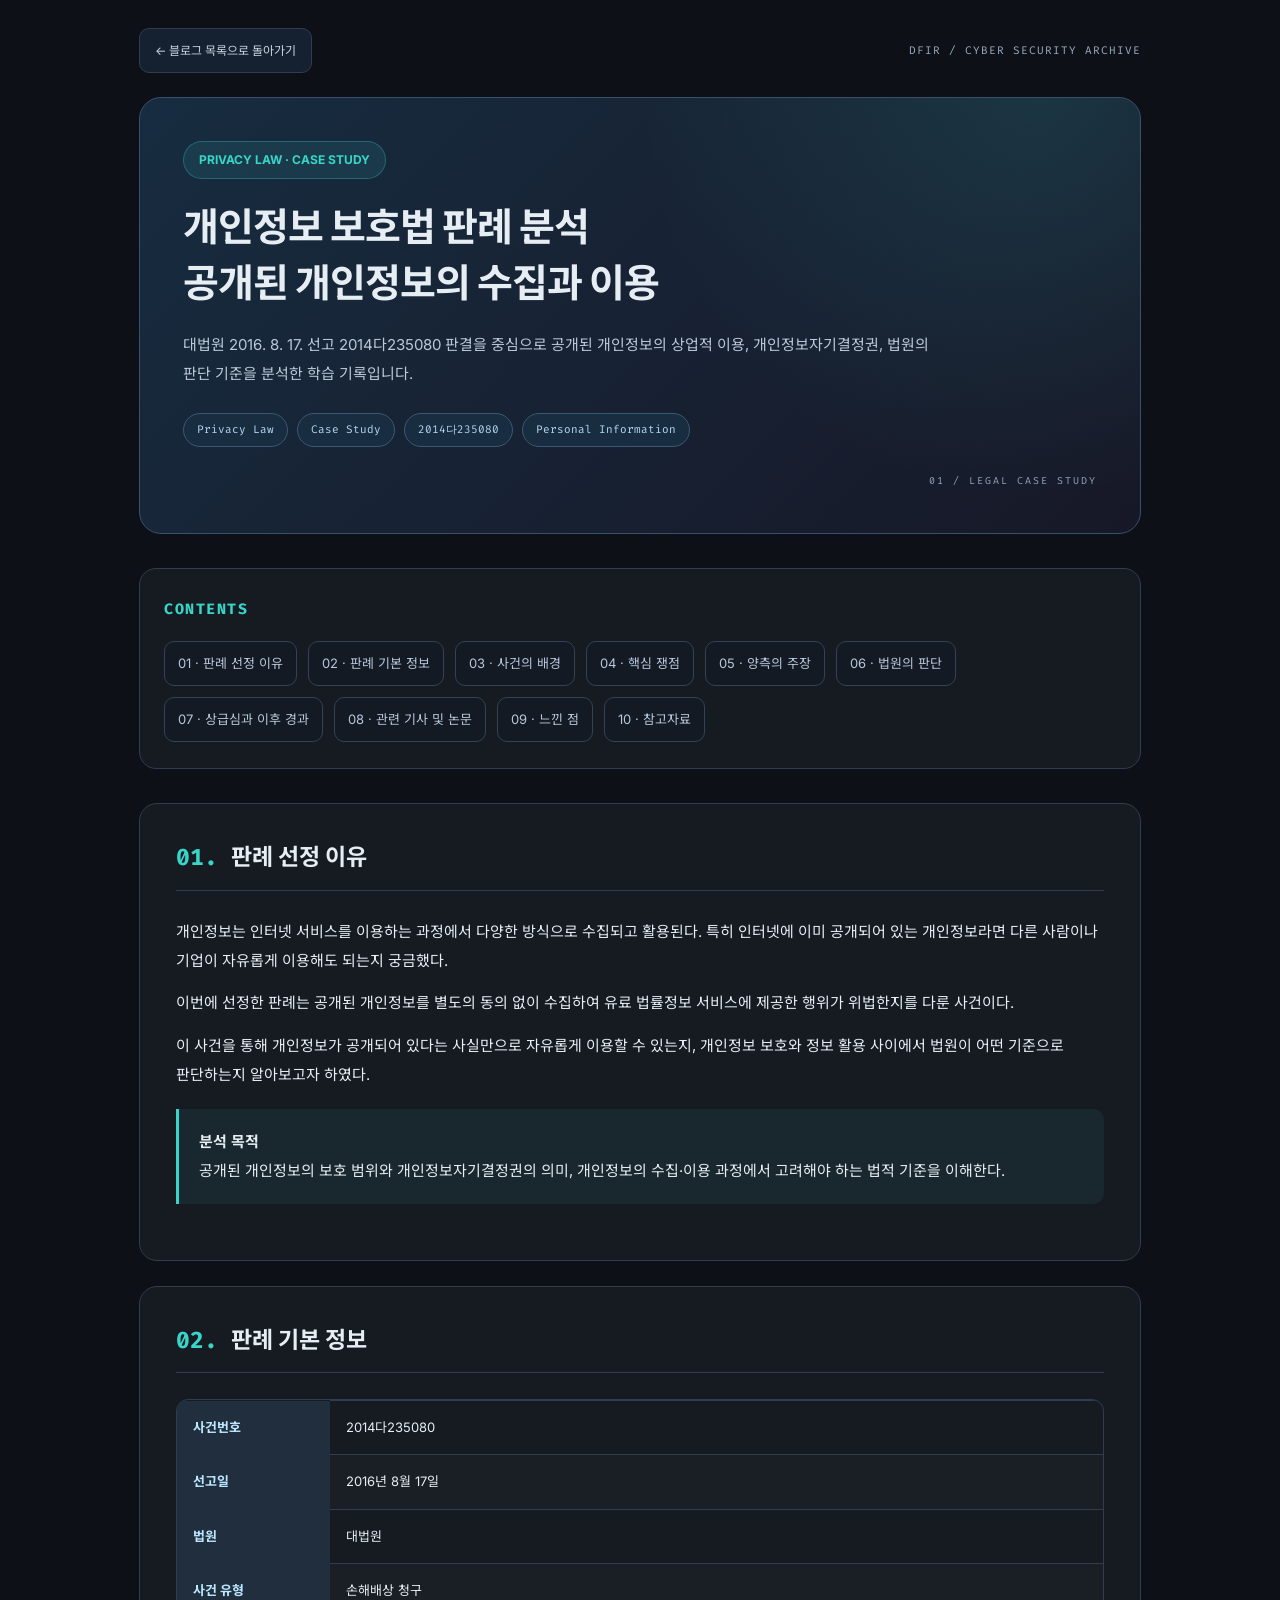
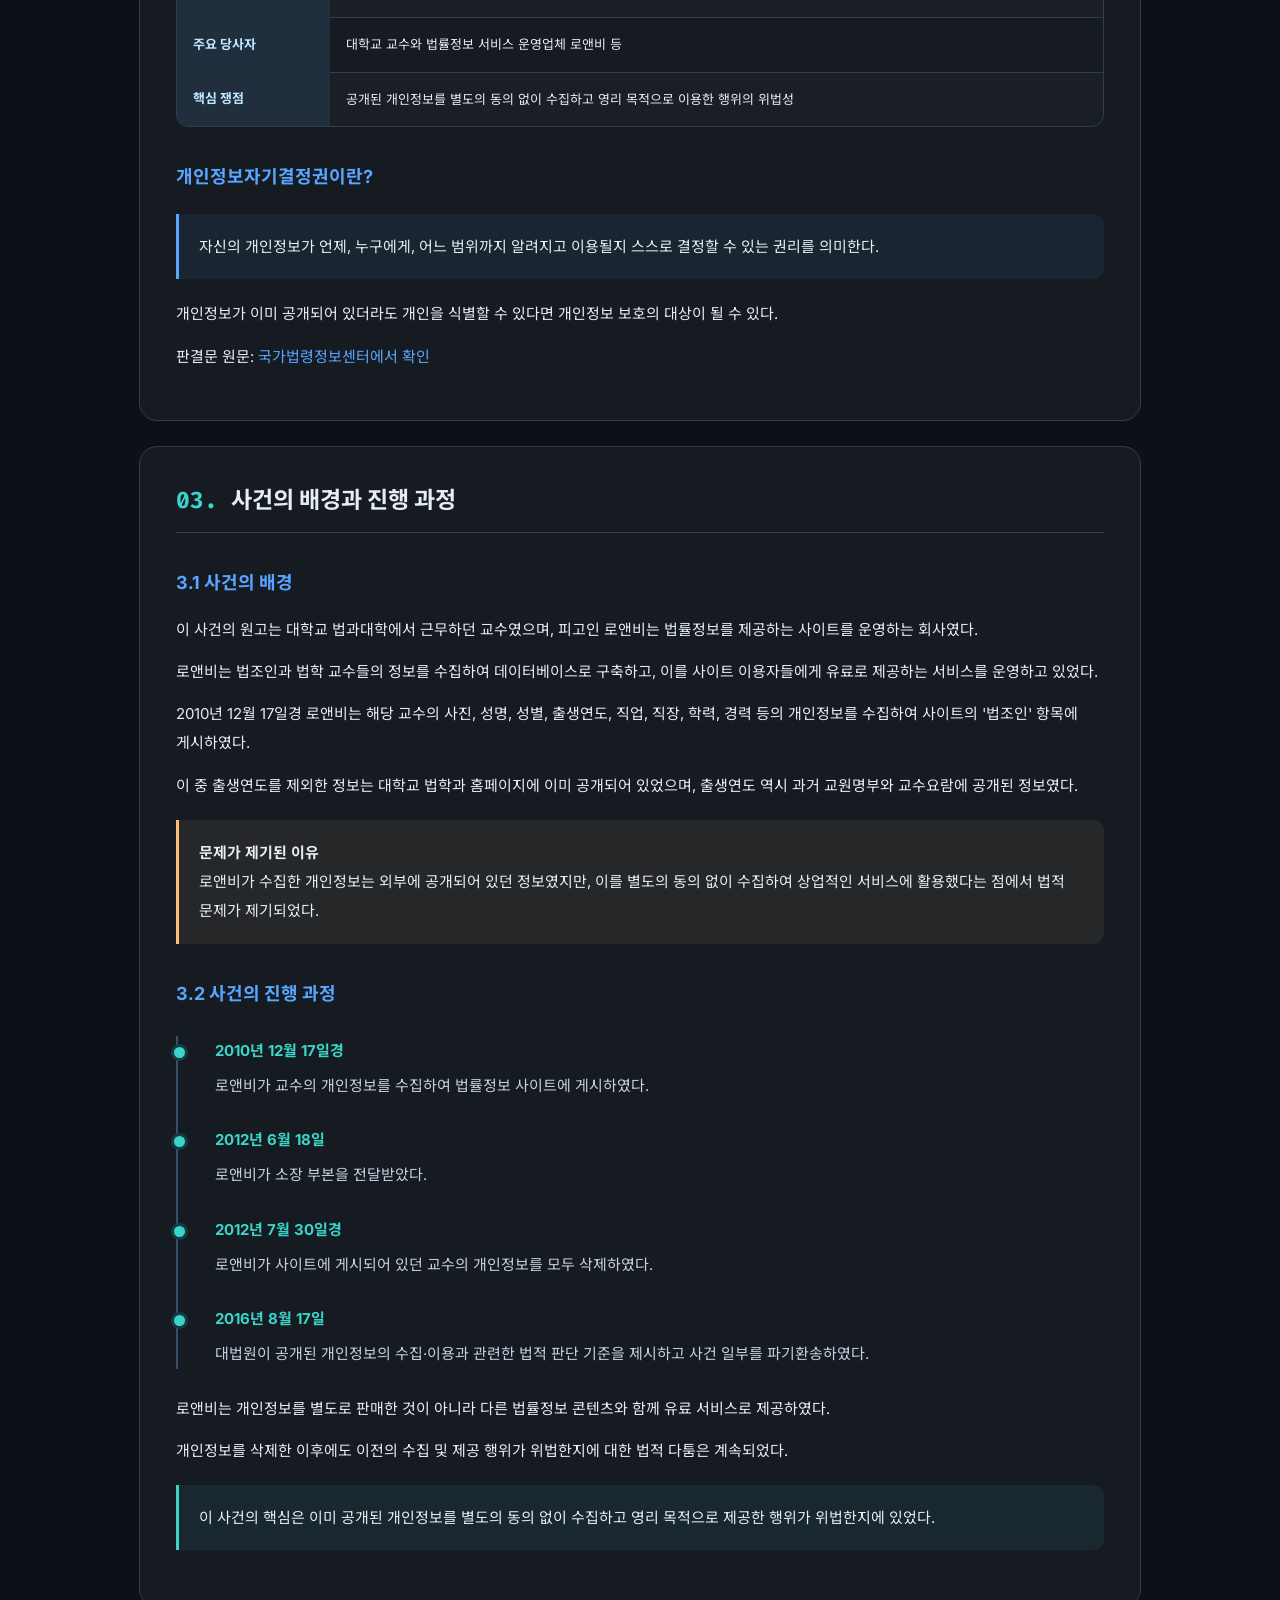
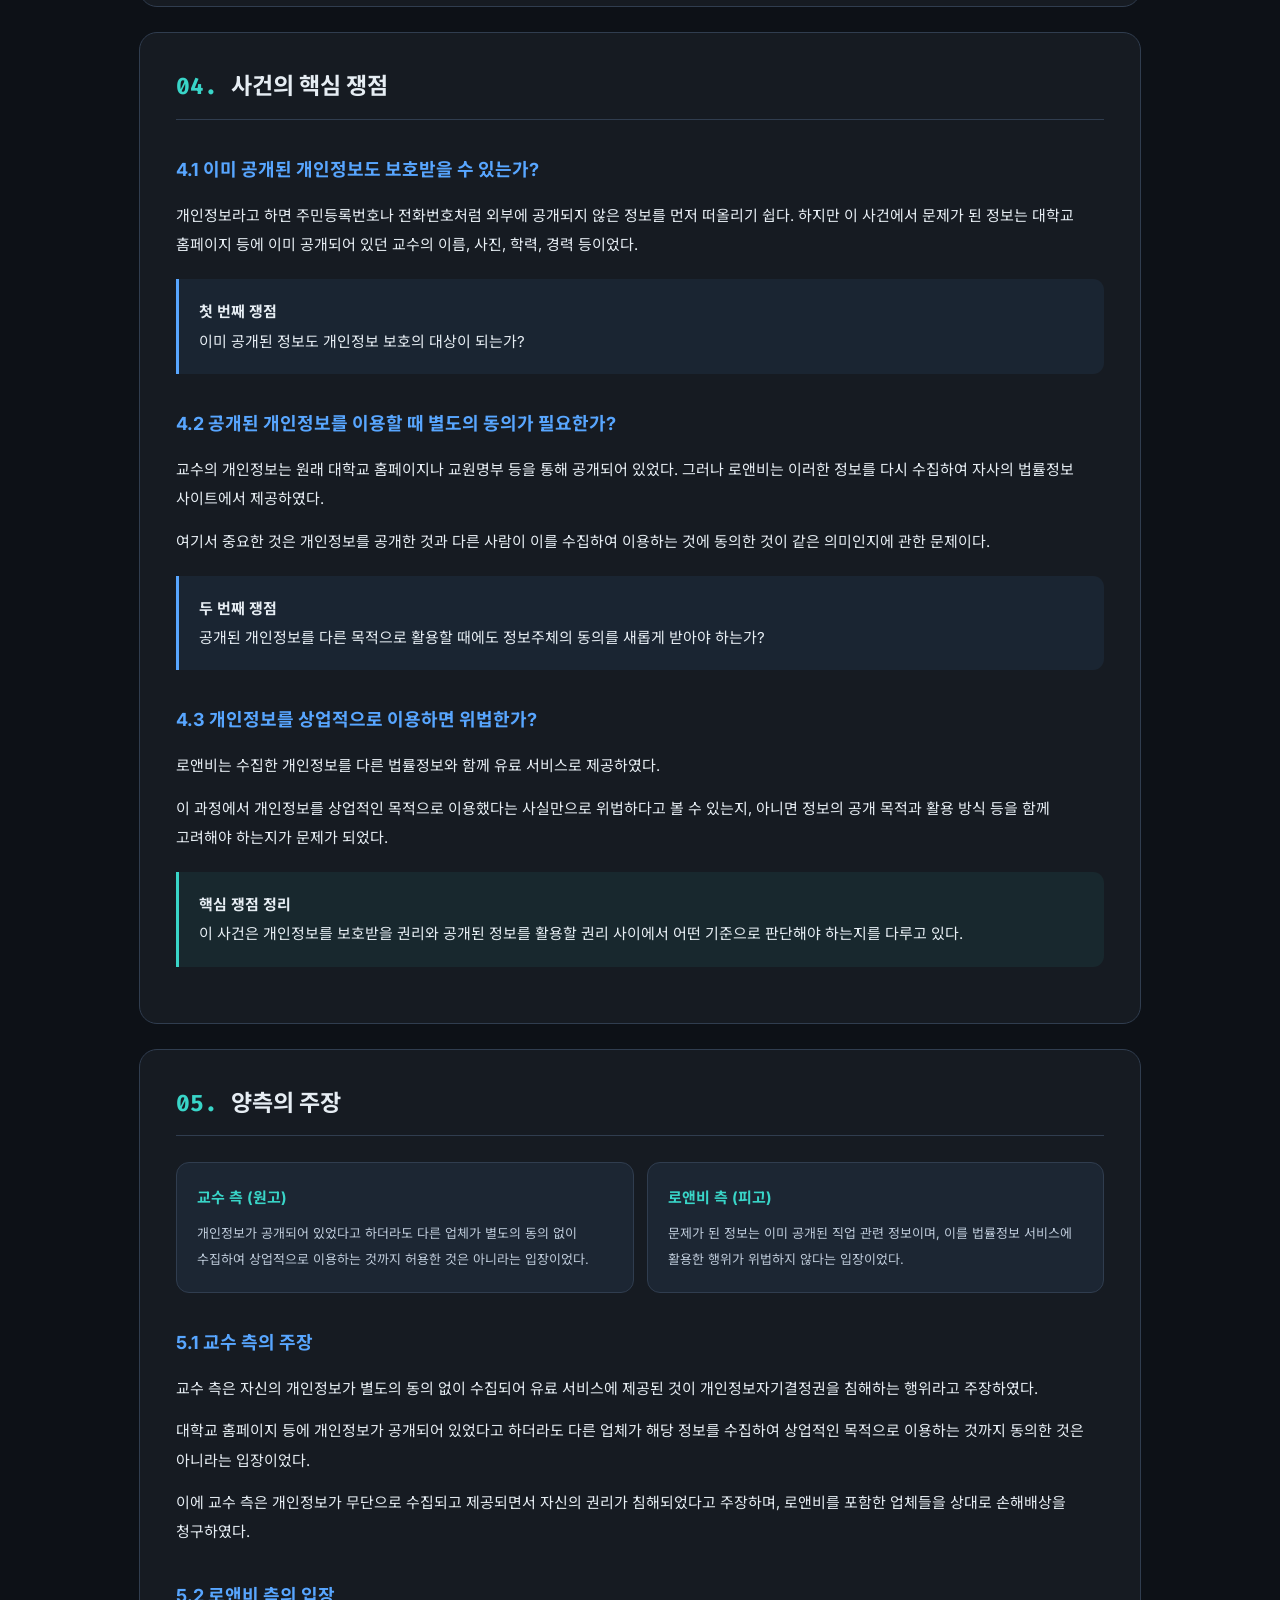
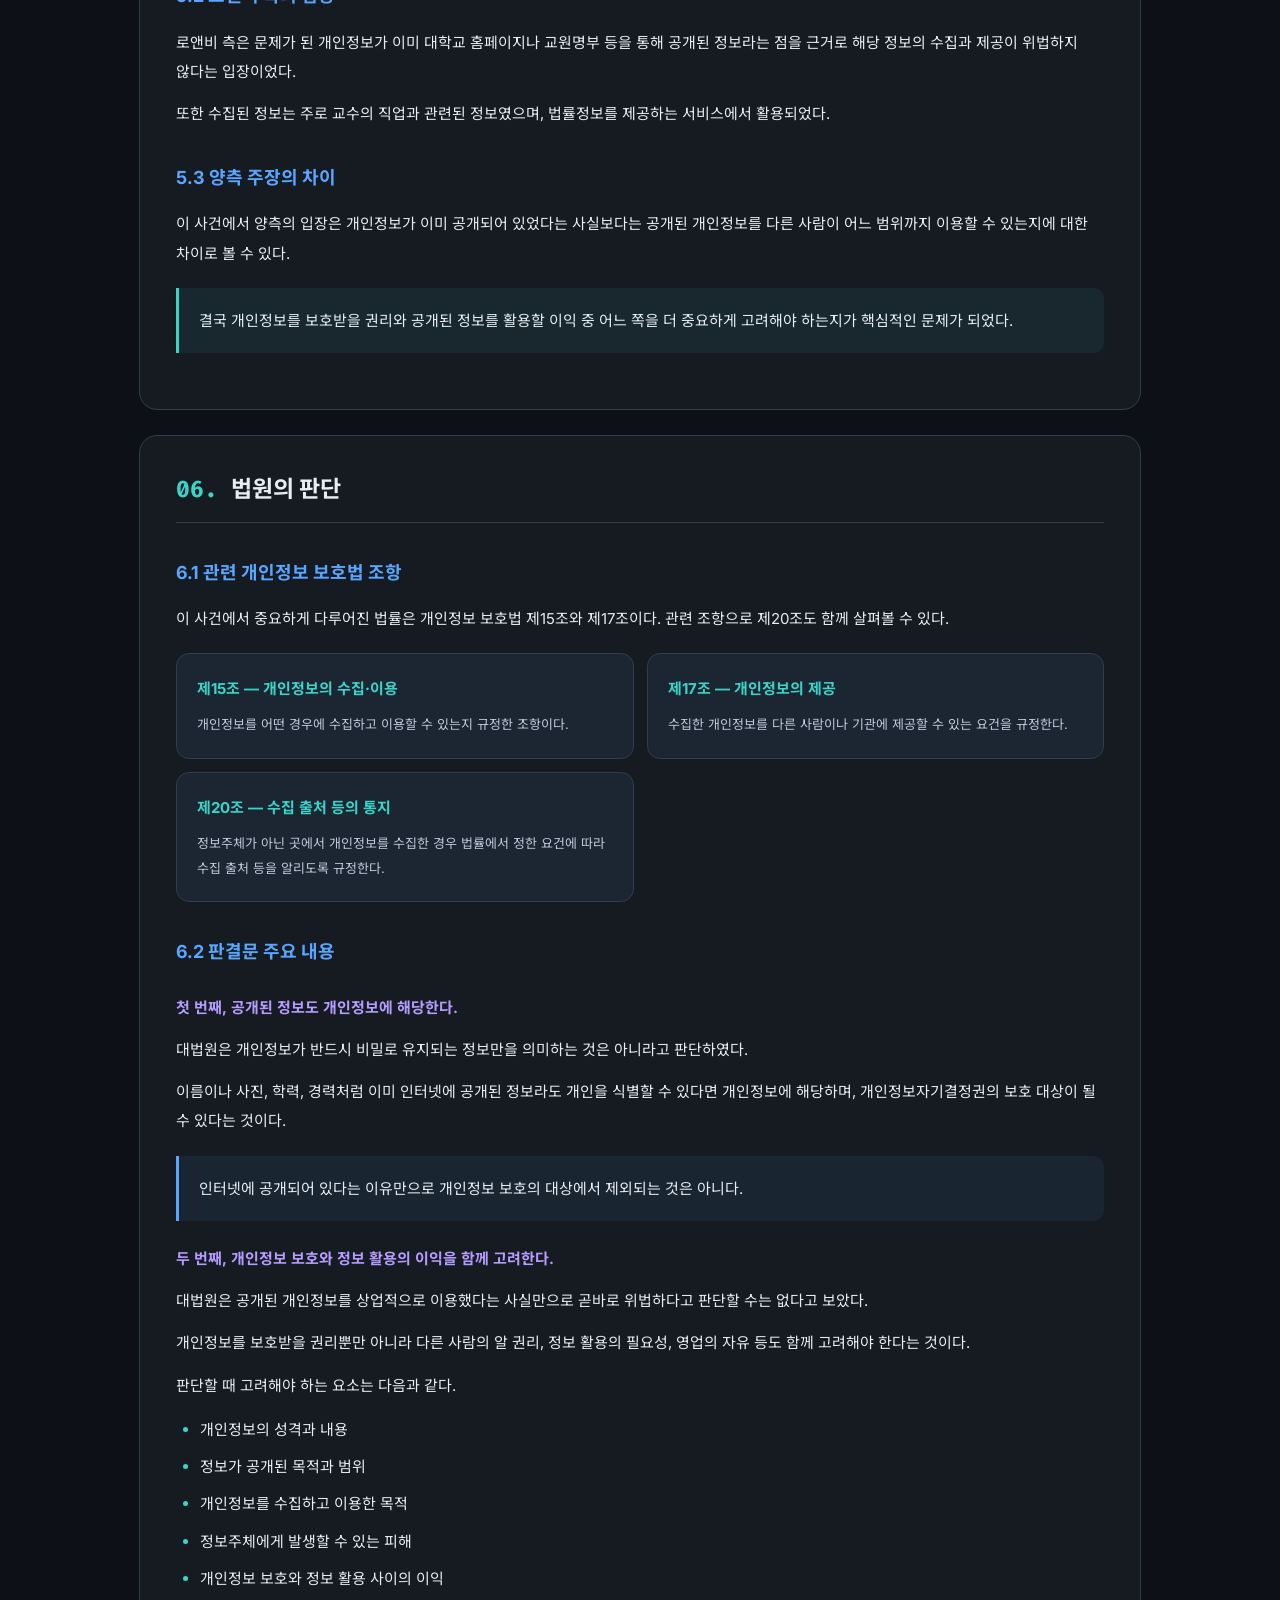
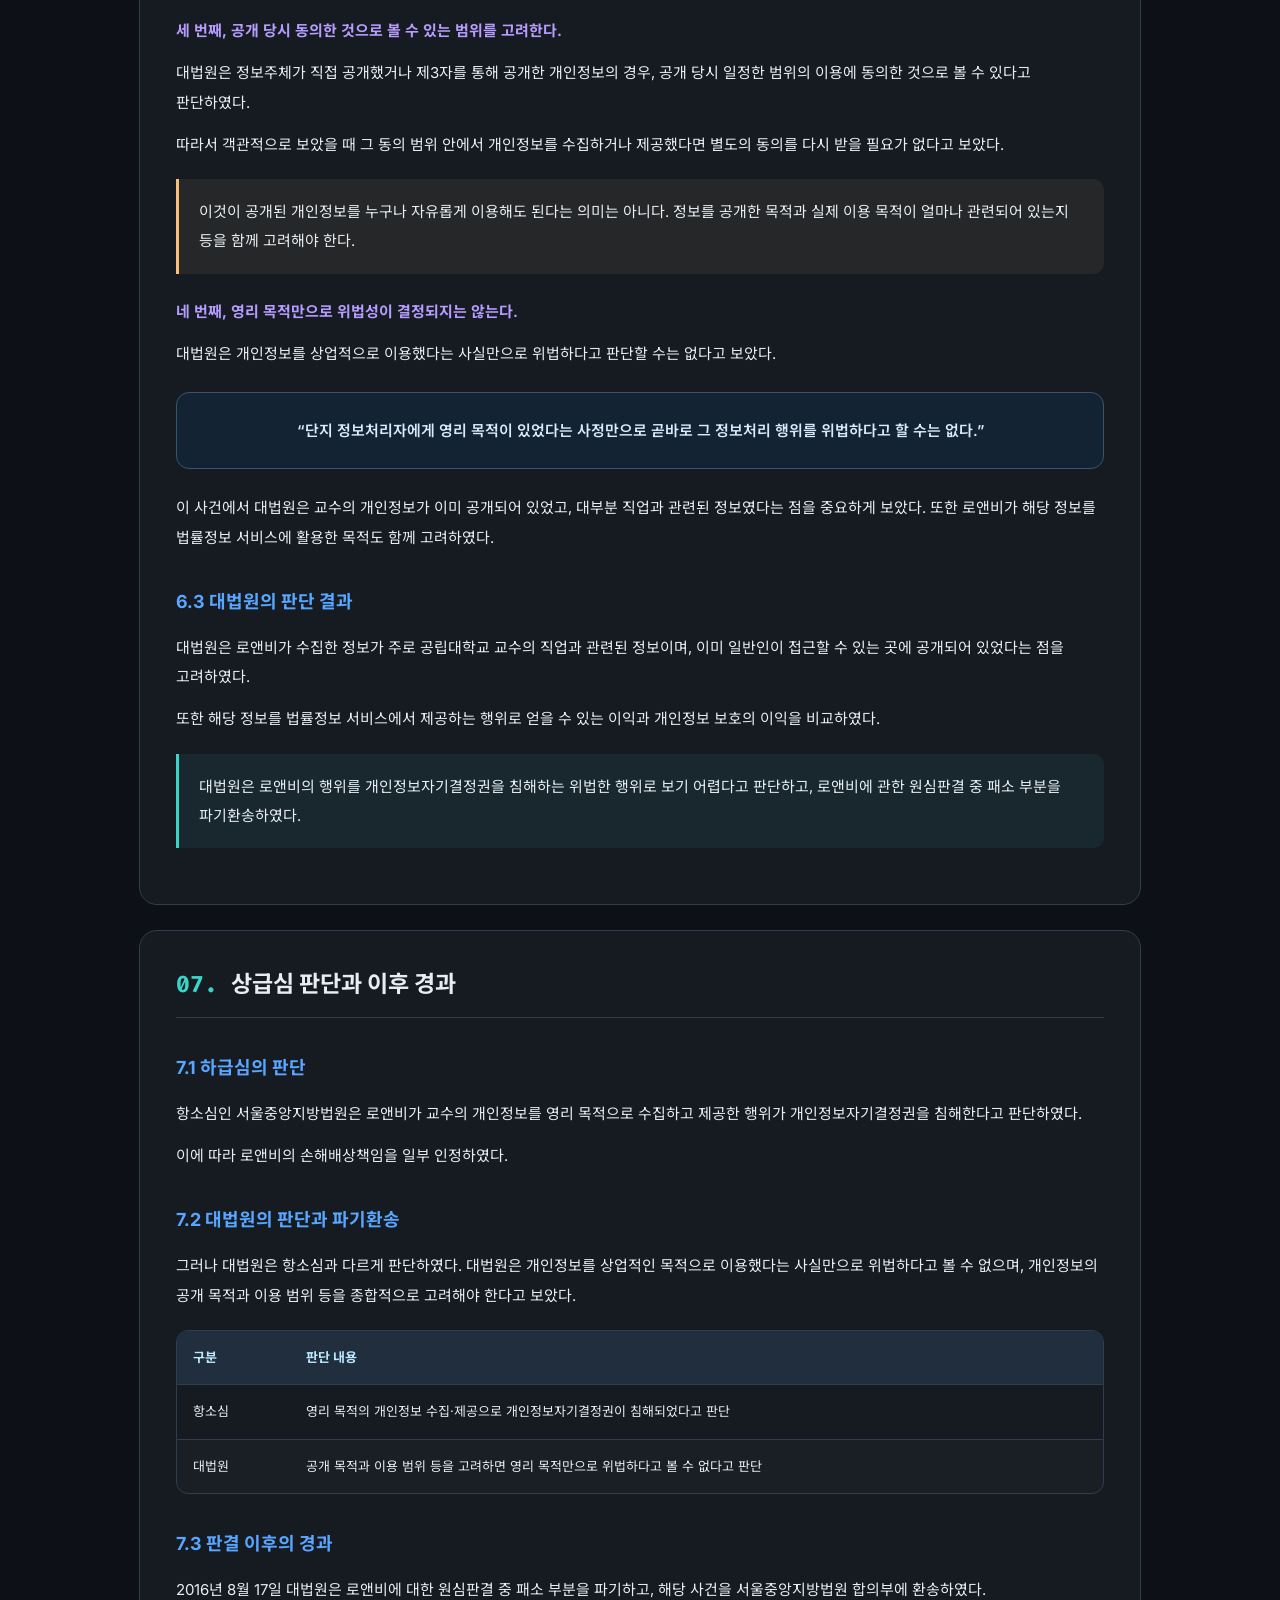
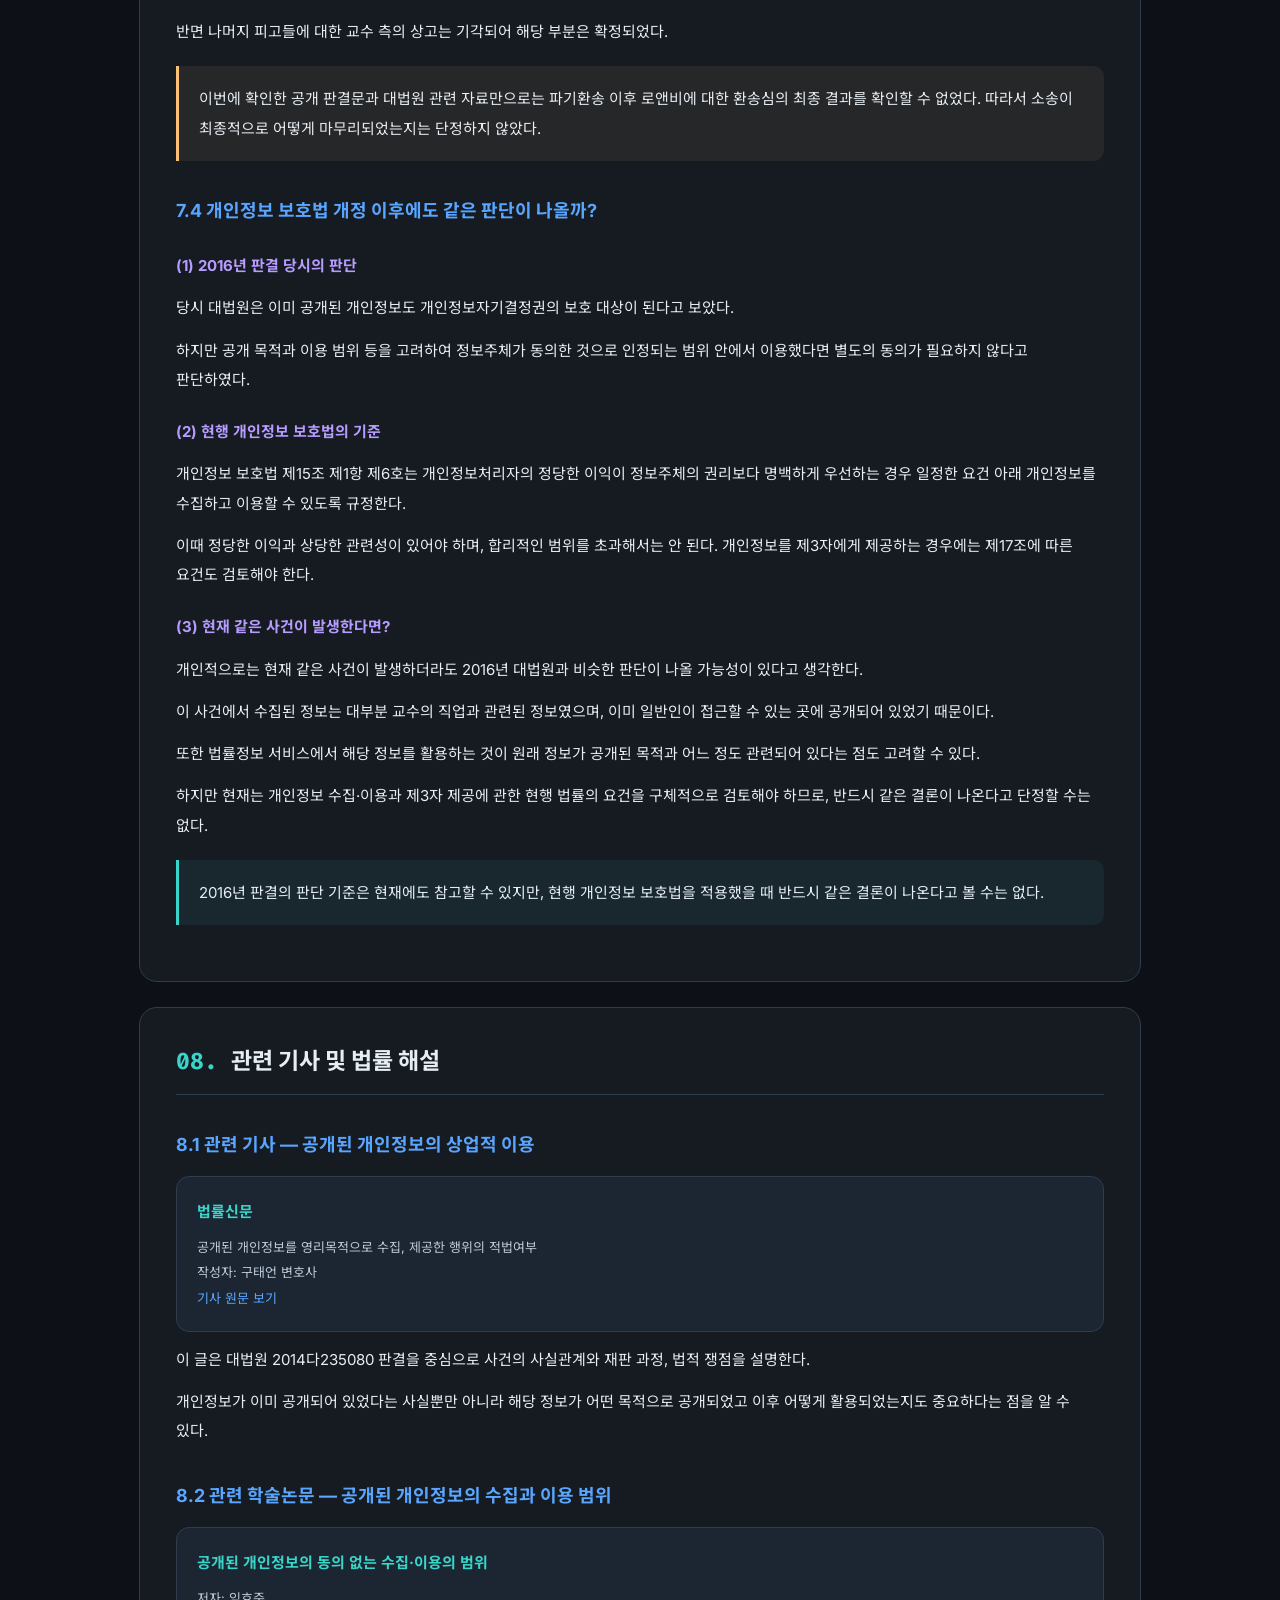
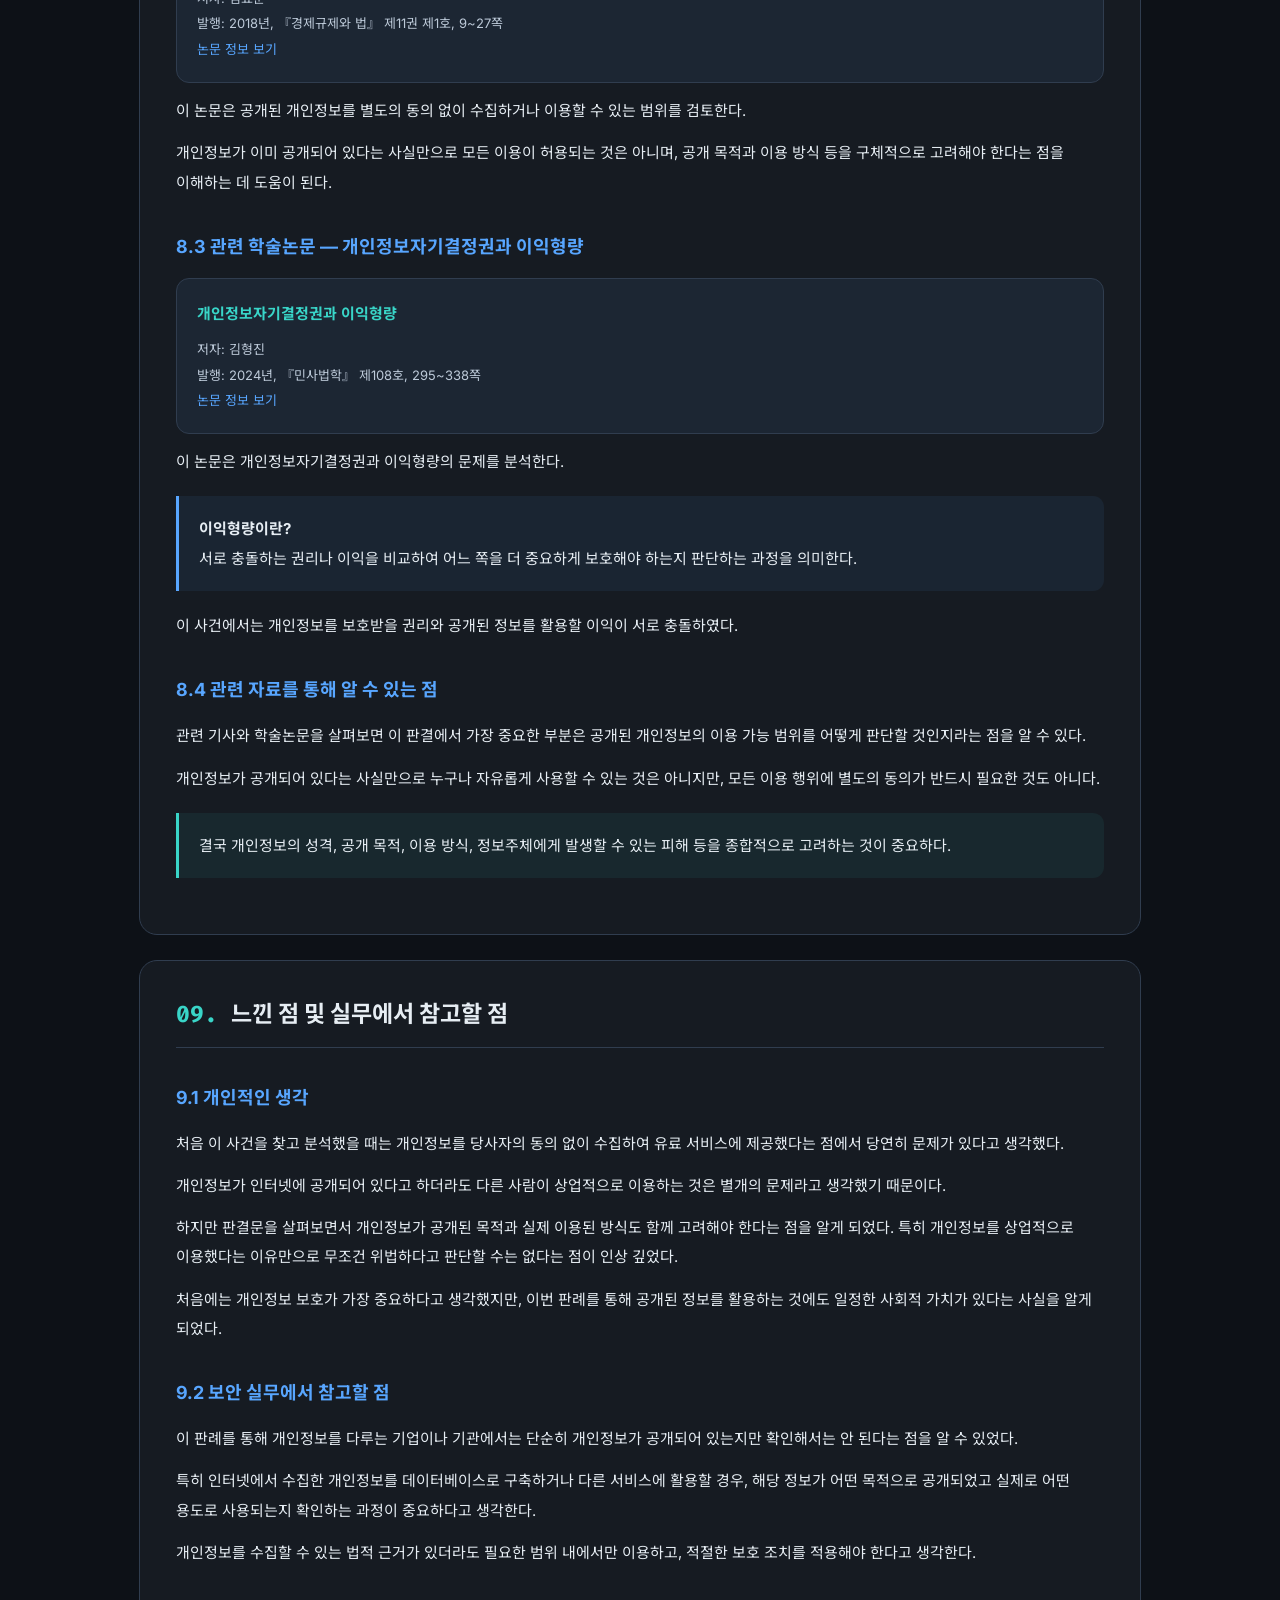
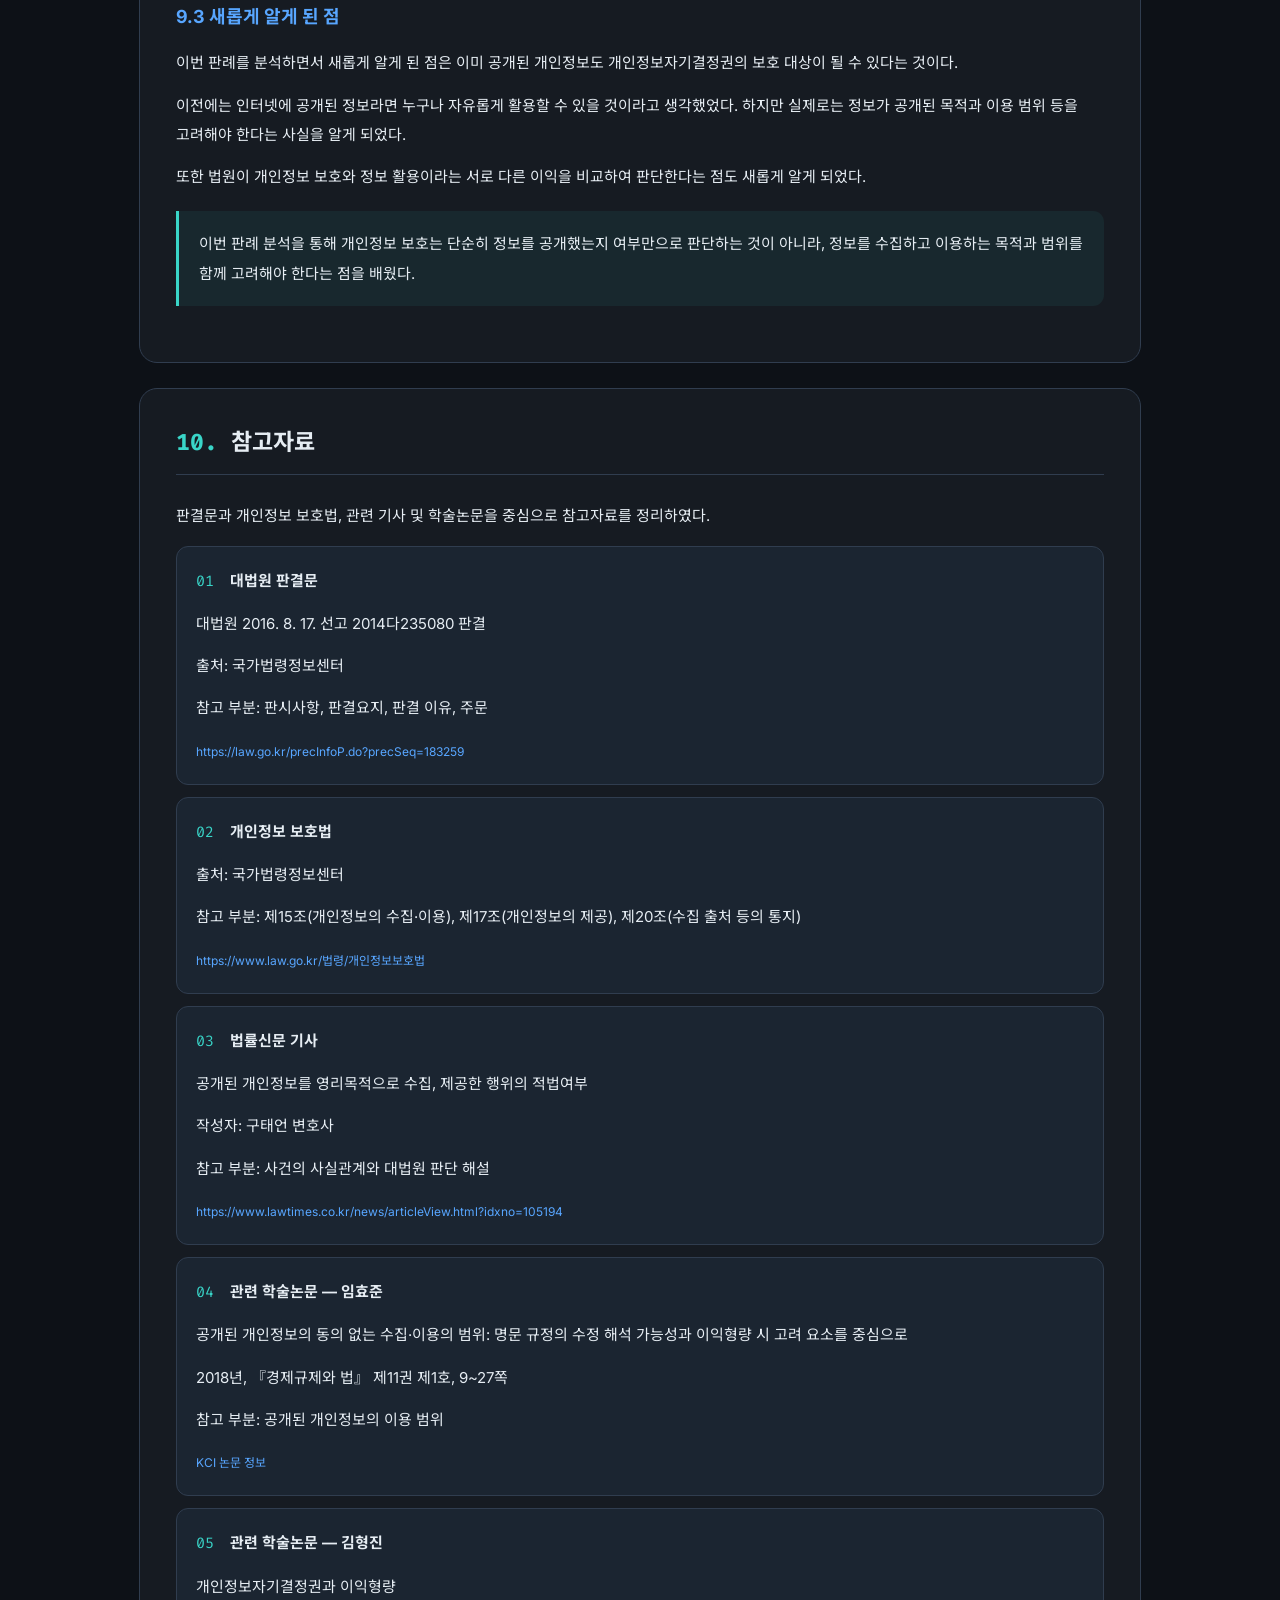
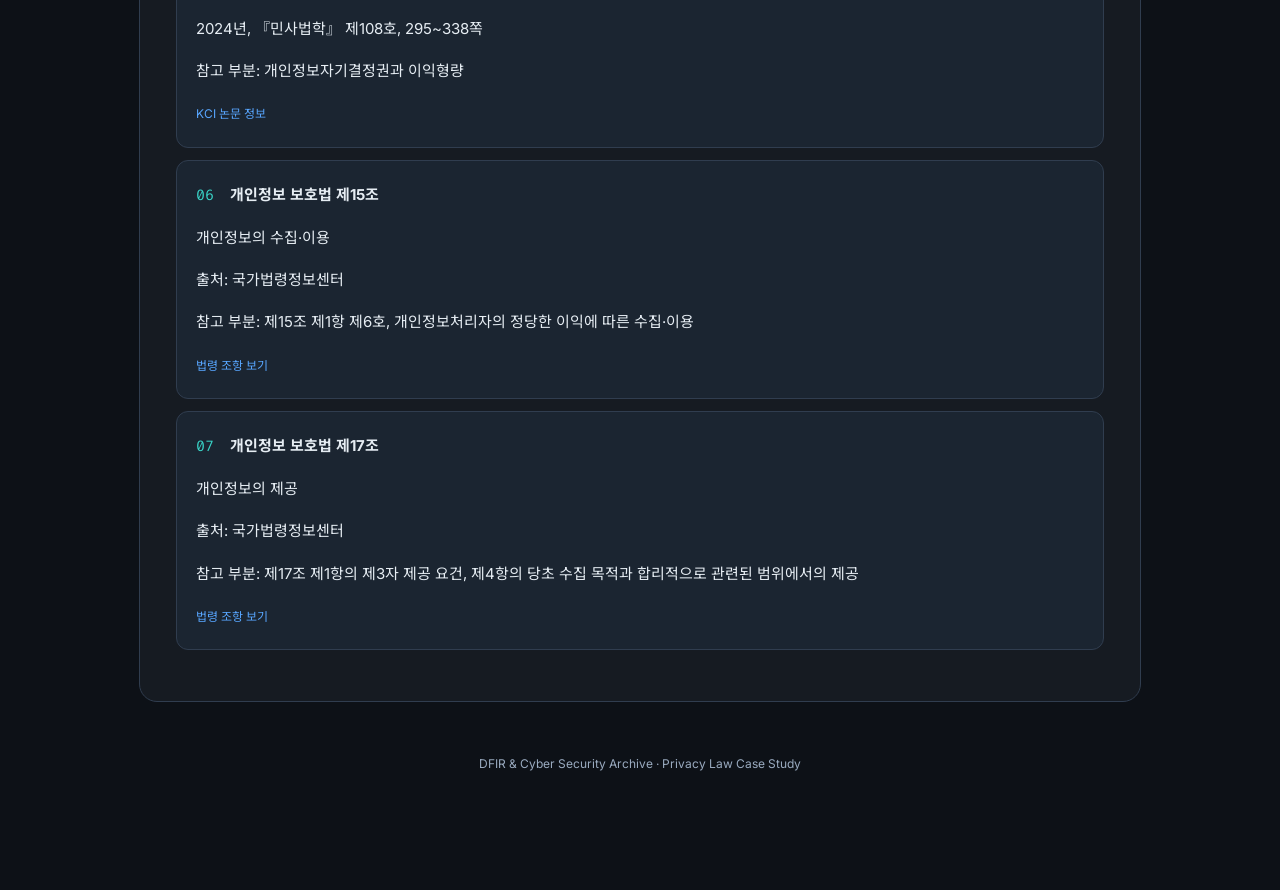
<file: posts/privacy-case.html>
<!DOCTYPE html>
<html lang="ko">
<head>
<meta charset="UTF-8">
<meta name="viewport" content="width=device-width, initial-scale=1.0">
<title>개인정보 보호법 판례 분석 | Cyber Security Archive</title>

<link rel="preconnect" href="https://fonts.googleapis.com">
<link rel="preconnect" href="https://fonts.gstatic.com" crossorigin>
<link href="https://fonts.googleapis.com/css2?family=Inter:wght@400;500;600;700;800&family=Noto+Sans+KR:wght@400;500;600;700;800&family=Fira+Code:wght@400;500;600&display=swap" rel="stylesheet">

<style>
:root {
    --bg: #0d1117;
    --surface: #161b22;
    --soft: #1c2633;
    --border: #303d4f;
    --text: #e6edf3;
    --muted: #9aabc0;
    --blue: #58a6ff;
    --cyan: #39d5c8;
    --purple: #b69cff;
    --orange: #fbbf77;
}

* {
    box-sizing: border-box;
}

html {
    scroll-behavior: smooth;
}

body {
    margin: 0;
    background: var(--bg);
    color: var(--text);
    font-family: "Inter", "Noto Sans KR", sans-serif;
    font-size: 15px;
    line-height: 1.95;
    word-break: keep-all;
}

a {
    color: var(--blue);
    text-decoration: none;
}

a:hover {
    text-decoration: underline;
}

.container {
    max-width: 1050px;
    margin: auto;
    padding: 28px 24px 90px;
}

.top-nav {
    display: flex;
    justify-content: space-between;
    align-items: center;
    gap: 15px;
    margin-bottom: 24px;
}

.back {
    padding: 10px 15px;
    background: #152131;
    border: 1px solid var(--border);
    border-radius: 10px;
    font-size: 12px;
    color: #cbd5e1;
}

.archive {
    font-family: "Fira Code", monospace;
    color: var(--muted);
    font-size: 11px;
    letter-spacing: 1px;
}

.hero {
    padding: 43px;
    background:
        radial-gradient(circle at 90% 0%, rgba(57,213,200,.12), transparent 40%),
        linear-gradient(135deg, #172c40, #171827);
    border: 1px solid #38506a;
    border-radius: 22px;
    margin-bottom: 34px;
}

.eyebrow {
    display: inline-block;
    padding: 6px 15px;
    border-radius: 30px;
    background: rgba(57,213,200,.10);
    border: 1px solid rgba(57,213,200,.3);
    color: var(--cyan);
    font-size: 12px;
    font-weight: 700;
    margin-bottom: 20px;
}

.hero h1 {
    margin: 0 0 18px;
    font-size: clamp(27px, 4vw, 39px);
    line-height: 1.45;
    letter-spacing: -1px;
}

.hero p {
    max-width: 750px;
    color: #bac8d8;
    margin: 0;
}

.tags {
    display: flex;
    flex-wrap: wrap;
    gap: 9px;
    margin-top: 25px;
}

.tags span {
    padding: 5px 13px;
    border: 1px solid #3b5870;
    background: #192d40;
    color: #b5d8f2;
    border-radius: 30px;
    font-family: "Fira Code", monospace;
    font-size: 11px;
}

.hero-foot {
    margin-top: 24px;
    text-align: right;
    color: #90a3ba;
    font-size: 10px;
    font-family: "Fira Code", monospace;
    letter-spacing: 2px;
}

/* 목차 */
.contents {
    padding: 26px 24px;
    margin-bottom: 34px;
    background: var(--surface);
    border: 1px solid var(--border);
    border-radius: 17px;
}

.contents h2 {
    margin: 0 0 16px;
    color: var(--cyan);
    font-family: "Fira Code", monospace;
    font-size: 15px;
    letter-spacing: 1.5px;
}

.toc {
    display: flex;
    flex-wrap: wrap;
    gap: 11px;
}

.toc a {
    padding: 9px 13px;
    background: #131a24;
    border: 1px solid #344256;
    border-radius: 10px;
    color: #b8c7da;
    font-size: 13px;
    transition: .2s;
}

.toc a:hover {
    color: var(--blue);
    border-color: var(--blue);
    background: #1b2a3d;
    transform: translateY(-2px);
    text-decoration: none;
}

/* 본문 */
.section {
    background: var(--surface);
    border: 1px solid var(--border);
    border-radius: 18px;
    padding: 36px;
    margin-bottom: 25px;
    scroll-margin-top: 25px;
}

.section h2 {
    margin: 0 0 26px;
    padding-bottom: 15px;
    border-bottom: 1px solid var(--border);
    font-size: 23px;
    line-height: 1.5;
}

.section h2 span {
    color: var(--cyan);
    font-family: "Fira Code", monospace;
    margin-right: 8px;
}

.section h3 {
    color: var(--blue);
    font-size: 18px;
    margin: 32px 0 14px;
}

.section h4 {
    color: var(--purple);
    font-size: 15px;
    margin: 23px 0 10px;
}

.section p {
    margin: 13px 0;
}

.section ul,
.section ol {
    padding-left: 24px;
}

.section li {
    margin: 8px 0;
}

.section li::marker {
    color: var(--cyan);
}

.info {
    padding: 18px 20px;
    margin: 20px 0;
    background: rgba(88,166,255,.07);
    border-left: 3px solid var(--blue);
    border-radius: 0 11px 11px 0;
}

.success {
    padding: 18px 20px;
    margin: 20px 0;
    background: rgba(57,213,200,.07);
    border-left: 3px solid var(--cyan);
    border-radius: 0 11px 11px 0;
}

.warning {
    padding: 18px 20px;
    margin: 20px 0;
    background: rgba(251,191,119,.07);
    border-left: 3px solid var(--orange);
    border-radius: 0 11px 11px 0;
}

.grid {
    display: grid;
    grid-template-columns: repeat(2, minmax(0, 1fr));
    gap: 13px;
    margin: 20px 0;
}

.card {
    padding: 20px;
    background: var(--soft);
    border: 1px solid var(--border);
    border-radius: 13px;
}

.card h4 {
    color: var(--cyan);
    margin: 0 0 9px;
}

.card p {
    margin: 0;
    color: #bdcad9;
    font-size: 13px;
}

.table-wrap {
    overflow-x: auto;
    border: 1px solid var(--border);
    border-radius: 12px;
    margin: 20px 0;
}

table {
    width: 100%;
    border-collapse: collapse;
    font-size: 13px;
}

th {
    background: #202e3e;
    color: #bce8ff;
    text-align: left;
    padding: 14px 16px;
}

td {
    padding: 14px 16px;
    border-top: 1px solid var(--border);
    vertical-align: top;
}

tr:nth-child(even) td {
    background: rgba(255,255,255,.015);
}

.timeline {
    position: relative;
    margin: 25px 0;
    padding-left: 27px;
    border-left: 2px solid #36506b;
}

.timeline-item {
    position: relative;
    padding: 0 0 25px 10px;
}

.timeline-item:last-child {
    padding-bottom: 0;
}

.timeline-item::before {
    content: "";
    position: absolute;
    left: -34px;
    top: 8px;
    width: 11px;
    height: 11px;
    border-radius: 50%;
    background: var(--cyan);
    border: 3px solid #163b43;
}

.timeline-item strong {
    color: var(--cyan);
}

.timeline-item p {
    margin: 6px 0 0;
    color: #c4d0df;
}

.quote {
    margin: 24px 0;
    padding: 23px;
    border: 1px solid #38546d;
    background: #142333;
    border-radius: 13px;
    color: #d8eaff;
    font-weight: 600;
    text-align: center;
}

.references {
    list-style: none;
    padding: 0 !important;
    counter-reset: ref;
}

.references li {
    counter-increment: ref;
    padding: 19px;
    margin-bottom: 12px;
    background: #1b2531;
    border: 1px solid var(--border);
    border-radius: 12px;
    overflow-wrap: anywhere;
}

.references li::before {
    content: counter(ref, decimal-leading-zero);
    color: var(--cyan);
    font-family: "Fira Code", monospace;
    margin-right: 12px;
}

.references a {
    font-size: 12px;
    overflow-wrap: anywhere;
}

.footer {
    padding: 25px 0;
    color: var(--muted);
    text-align: center;
    font-size: 12px;
}

@media (max-width: 700px) {
    .container {
        padding: 14px 12px 55px;
    }

    .hero {
        padding: 28px 21px;
    }

    .section {
        padding: 24px 19px;
    }

    .section h2 {
        font-size: 20px;
    }

    .contents {
        padding: 22px 17px;
    }

    .toc {
        gap: 9px;
    }

    .toc a {
        font-size: 12px;
        padding: 8px 10px;
    }

    .grid {
        grid-template-columns: 1fr;
    }

    .archive {
        display: none;
    }
}
</style>
</head>

<body>
<div class="container">

    <div class="top-nav">
        <a class="back" href="../index.html#doc">
            ← 블로그 목록으로 돌아가기
        </a>
        <span class="archive">DFIR / CYBER SECURITY ARCHIVE</span>
    </div>

    <header class="hero">
        <div class="eyebrow">
            PRIVACY LAW · CASE STUDY
        </div>

        <h1>
            개인정보 보호법 판례 분석<br>
            공개된 개인정보의 수집과 이용
        </h1>

        <p>
            대법원 2016. 8. 17. 선고 2014다235080 판결을 중심으로
            공개된 개인정보의 상업적 이용, 개인정보자기결정권,
            법원의 판단 기준을 분석한 학습 기록입니다.
        </p>

        <div class="tags">
            <span>Privacy Law</span>
            <span>Case Study</span>
            <span>2014다235080</span>
            <span>Personal Information</span>
        </div>

        <div class="hero-foot">
            01 / LEGAL CASE STUDY
        </div>
    </header>

    <!-- 목차 -->
    <div class="contents">
        <h2>CONTENTS</h2>
        <nav class="toc">
            <a href="#reason">01 · 판례 선정 이유</a>
            <a href="#information">02 · 판례 기본 정보</a>
            <a href="#background">03 · 사건의 배경</a>
            <a href="#issues">04 · 핵심 쟁점</a>
            <a href="#arguments">05 · 양측의 주장</a>
            <a href="#judgment">06 · 법원의 판단</a>
            <a href="#appeal">07 · 상급심과 이후 경과</a>
            <a href="#articles">08 · 관련 기사 및 논문</a>
            <a href="#reflection">09 · 느낀 점</a>
            <a href="#references">10 · 참고자료</a>
        </nav>
    </div>

    <!-- 01 -->
    <section class="section" id="reason">
        <h2><span>01.</span> 판례 선정 이유</h2>

        <p>
            개인정보는 인터넷 서비스를 이용하는 과정에서
            다양한 방식으로 수집되고 활용된다.
            특히 인터넷에 이미 공개되어 있는 개인정보라면
            다른 사람이나 기업이 자유롭게 이용해도 되는지 궁금했다.
        </p>

        <p>
            이번에 선정한 판례는 공개된 개인정보를
            별도의 동의 없이 수집하여 유료 법률정보 서비스에
            제공한 행위가 위법한지를 다룬 사건이다.
        </p>

        <p>
            이 사건을 통해 개인정보가 공개되어 있다는 사실만으로
            자유롭게 이용할 수 있는지, 개인정보 보호와 정보 활용 사이에서
            법원이 어떤 기준으로 판단하는지 알아보고자 하였다.
        </p>

        <div class="success">
            <strong>분석 목적</strong><br>
            공개된 개인정보의 보호 범위와 개인정보자기결정권의 의미,
            개인정보의 수집·이용 과정에서 고려해야 하는 법적 기준을 이해한다.
        </div>
    </section>

    <!-- 02 -->
    <section class="section" id="information">
        <h2><span>02.</span> 판례 기본 정보</h2>

        <div class="table-wrap">
            <table>
                <tbody>
                    <tr>
                        <th>사건번호</th>
                        <td>2014다235080</td>
                    </tr>
                    <tr>
                        <th>선고일</th>
                        <td>2016년 8월 17일</td>
                    </tr>
                    <tr>
                        <th>법원</th>
                        <td>대법원</td>
                    </tr>
                    <tr>
                        <th>사건 유형</th>
                        <td>손해배상 청구</td>
                    </tr>
                    <tr>
                        <th>주요 당사자</th>
                        <td>대학교 교수와 법률정보 서비스 운영업체 로앤비 등</td>
                    </tr>
                    <tr>
                        <th>핵심 쟁점</th>
                        <td>
                            공개된 개인정보를 별도의 동의 없이
                            수집하고 영리 목적으로 이용한 행위의 위법성
                        </td>
                    </tr>
                </tbody>
            </table>
        </div>

        <h3>개인정보자기결정권이란?</h3>

        <div class="info">
            자신의 개인정보가 언제, 누구에게, 어느 범위까지 알려지고
            이용될지 스스로 결정할 수 있는 권리를 의미한다.
        </div>

        <p>
            개인정보가 이미 공개되어 있더라도 개인을 식별할 수 있다면
            개인정보 보호의 대상이 될 수 있다.
        </p>

        <p>
            판결문 원문:
            <a href="https://law.go.kr/precInfoP.do?precSeq=183259"
               target="_blank" rel="noopener noreferrer">
                국가법령정보센터에서 확인
            </a>
        </p>
    </section>

    <!-- 03 -->
    <section class="section" id="background">
        <h2><span>03.</span> 사건의 배경과 진행 과정</h2>

        <h3>3.1 사건의 배경</h3>

        <p>
            이 사건의 원고는 대학교 법과대학에서 근무하던 교수였으며,
            피고인 로앤비는 법률정보를 제공하는 사이트를 운영하는 회사였다.
        </p>

        <p>
            로앤비는 법조인과 법학 교수들의 정보를 수집하여
            데이터베이스로 구축하고, 이를 사이트 이용자들에게
            유료로 제공하는 서비스를 운영하고 있었다.
        </p>

        <p>
            2010년 12월 17일경 로앤비는 해당 교수의 사진, 성명,
            성별, 출생연도, 직업, 직장, 학력, 경력 등의 개인정보를
            수집하여 사이트의 '법조인' 항목에 게시하였다.
        </p>

        <p>
            이 중 출생연도를 제외한 정보는 대학교 법학과 홈페이지에
            이미 공개되어 있었으며, 출생연도 역시 과거 교원명부와
            교수요람에 공개된 정보였다.
        </p>

        <div class="warning">
            <strong>문제가 제기된 이유</strong><br>
            로앤비가 수집한 개인정보는 외부에 공개되어 있던 정보였지만,
            이를 별도의 동의 없이 수집하여 상업적인 서비스에 활용했다는
            점에서 법적 문제가 제기되었다.
        </div>

        <h3>3.2 사건의 진행 과정</h3>

        <div class="timeline">
            <div class="timeline-item">
                <strong>2010년 12월 17일경</strong>
                <p>
                    로앤비가 교수의 개인정보를 수집하여
                    법률정보 사이트에 게시하였다.
                </p>
            </div>

            <div class="timeline-item">
                <strong>2012년 6월 18일</strong>
                <p>
                    로앤비가 소장 부본을 전달받았다.
                </p>
            </div>

            <div class="timeline-item">
                <strong>2012년 7월 30일경</strong>
                <p>
                    로앤비가 사이트에 게시되어 있던
                    교수의 개인정보를 모두 삭제하였다.
                </p>
            </div>

            <div class="timeline-item">
                <strong>2016년 8월 17일</strong>
                <p>
                    대법원이 공개된 개인정보의 수집·이용과 관련한
                    법적 판단 기준을 제시하고 사건 일부를 파기환송하였다.
                </p>
            </div>
        </div>

        <p>
            로앤비는 개인정보를 별도로 판매한 것이 아니라
            다른 법률정보 콘텐츠와 함께 유료 서비스로 제공하였다.
        </p>

        <p>
            개인정보를 삭제한 이후에도 이전의 수집 및 제공 행위가
            위법한지에 대한 법적 다툼은 계속되었다.
        </p>

        <div class="success">
            이 사건의 핵심은 이미 공개된 개인정보를
            별도의 동의 없이 수집하고 영리 목적으로 제공한 행위가
            위법한지에 있었다.
        </div>
    </section>

    <!-- 04 -->
    <section class="section" id="issues">
        <h2><span>04.</span> 사건의 핵심 쟁점</h2>

        <h3>4.1 이미 공개된 개인정보도 보호받을 수 있는가?</h3>

        <p>
            개인정보라고 하면 주민등록번호나 전화번호처럼
            외부에 공개되지 않은 정보를 먼저 떠올리기 쉽다.
            하지만 이 사건에서 문제가 된 정보는 대학교 홈페이지 등에
            이미 공개되어 있던 교수의 이름, 사진, 학력, 경력 등이었다.
        </p>

        <div class="info">
            <strong>첫 번째 쟁점</strong><br>
            이미 공개된 정보도 개인정보 보호의 대상이 되는가?
        </div>

        <h3>4.2 공개된 개인정보를 이용할 때 별도의 동의가 필요한가?</h3>

        <p>
            교수의 개인정보는 원래 대학교 홈페이지나
            교원명부 등을 통해 공개되어 있었다.
            그러나 로앤비는 이러한 정보를 다시 수집하여
            자사의 법률정보 사이트에서 제공하였다.
        </p>

        <p>
            여기서 중요한 것은 개인정보를 공개한 것과
            다른 사람이 이를 수집하여 이용하는 것에 동의한 것이
            같은 의미인지에 관한 문제이다.
        </p>

        <div class="info">
            <strong>두 번째 쟁점</strong><br>
            공개된 개인정보를 다른 목적으로 활용할 때에도
            정보주체의 동의를 새롭게 받아야 하는가?
        </div>

        <h3>4.3 개인정보를 상업적으로 이용하면 위법한가?</h3>

        <p>
            로앤비는 수집한 개인정보를 다른 법률정보와 함께
            유료 서비스로 제공하였다.
        </p>

        <p>
            이 과정에서 개인정보를 상업적인 목적으로 이용했다는
            사실만으로 위법하다고 볼 수 있는지,
            아니면 정보의 공개 목적과 활용 방식 등을 함께
            고려해야 하는지가 문제가 되었다.
        </p>

        <div class="success">
            <strong>핵심 쟁점 정리</strong><br>
            이 사건은 개인정보를 보호받을 권리와
            공개된 정보를 활용할 권리 사이에서
            어떤 기준으로 판단해야 하는지를 다루고 있다.
        </div>
    </section>

    <!-- 05 -->
    <section class="section" id="arguments">
        <h2><span>05.</span> 양측의 주장</h2>

        <div class="grid">
            <div class="card">
                <h4>교수 측 (원고)</h4>
                <p>
                    개인정보가 공개되어 있었다고 하더라도
                    다른 업체가 별도의 동의 없이 수집하여
                    상업적으로 이용하는 것까지 허용한 것은
                    아니라는 입장이었다.
                </p>
            </div>

            <div class="card">
                <h4>로앤비 측 (피고)</h4>
                <p>
                    문제가 된 정보는 이미 공개된 직업 관련 정보이며,
                    이를 법률정보 서비스에 활용한 행위가
                    위법하지 않다는 입장이었다.
                </p>
            </div>
        </div>

        <h3>5.1 교수 측의 주장</h3>

        <p>
            교수 측은 자신의 개인정보가 별도의 동의 없이
            수집되어 유료 서비스에 제공된 것이
            개인정보자기결정권을 침해하는 행위라고 주장하였다.
        </p>

        <p>
            대학교 홈페이지 등에 개인정보가 공개되어 있었다고 하더라도
            다른 업체가 해당 정보를 수집하여 상업적인 목적으로
            이용하는 것까지 동의한 것은 아니라는 입장이었다.
        </p>

        <p>
            이에 교수 측은 개인정보가 무단으로 수집되고 제공되면서
            자신의 권리가 침해되었다고 주장하며,
            로앤비를 포함한 업체들을 상대로 손해배상을 청구하였다.
        </p>

        <h3>5.2 로앤비 측의 입장</h3>

        <p>
            로앤비 측은 문제가 된 개인정보가 이미 대학교 홈페이지나
            교원명부 등을 통해 공개된 정보라는 점을 근거로
            해당 정보의 수집과 제공이 위법하지 않다는 입장이었다.
        </p>

        <p>
            또한 수집된 정보는 주로 교수의 직업과 관련된 정보였으며,
            법률정보를 제공하는 서비스에서 활용되었다.
        </p>

        <h3>5.3 양측 주장의 차이</h3>

        <p>
            이 사건에서 양측의 입장은 개인정보가 이미 공개되어
            있었다는 사실보다는 공개된 개인정보를 다른 사람이
            어느 범위까지 이용할 수 있는지에 대한 차이로 볼 수 있다.
        </p>

        <div class="success">
            결국 개인정보를 보호받을 권리와 공개된 정보를
            활용할 이익 중 어느 쪽을 더 중요하게 고려해야 하는지가
            핵심적인 문제가 되었다.
        </div>
    </section>

    <!-- 06 -->
    <section class="section" id="judgment">
        <h2><span>06.</span> 법원의 판단</h2>

        <h3>6.1 관련 개인정보 보호법 조항</h3>

        <p>
            이 사건에서 중요하게 다루어진 법률은
            개인정보 보호법 제15조와 제17조이다.
            관련 조항으로 제20조도 함께 살펴볼 수 있다.
        </p>

        <div class="grid">
            <div class="card">
                <h4>제15조 — 개인정보의 수집·이용</h4>
                <p>
                    개인정보를 어떤 경우에 수집하고 이용할 수 있는지
                    규정한 조항이다.
                </p>
            </div>

            <div class="card">
                <h4>제17조 — 개인정보의 제공</h4>
                <p>
                    수집한 개인정보를 다른 사람이나 기관에
                    제공할 수 있는 요건을 규정한다.
                </p>
            </div>

            <div class="card">
                <h4>제20조 — 수집 출처 등의 통지</h4>
                <p>
                    정보주체가 아닌 곳에서 개인정보를 수집한 경우
                    법률에서 정한 요건에 따라 수집 출처 등을
                    알리도록 규정한다.
                </p>
            </div>
        </div>

        <h3>6.2 판결문 주요 내용</h3>

        <h4>첫 번째, 공개된 정보도 개인정보에 해당한다.</h4>

        <p>
            대법원은 개인정보가 반드시 비밀로 유지되는 정보만을
            의미하는 것은 아니라고 판단하였다.
        </p>

        <p>
            이름이나 사진, 학력, 경력처럼 이미 인터넷에 공개된
            정보라도 개인을 식별할 수 있다면 개인정보에 해당하며,
            개인정보자기결정권의 보호 대상이 될 수 있다는 것이다.
        </p>

        <div class="info">
            인터넷에 공개되어 있다는 이유만으로
            개인정보 보호의 대상에서 제외되는 것은 아니다.
        </div>

        <h4>두 번째, 개인정보 보호와 정보 활용의 이익을 함께 고려한다.</h4>

        <p>
            대법원은 공개된 개인정보를 상업적으로 이용했다는
            사실만으로 곧바로 위법하다고 판단할 수는 없다고 보았다.
        </p>

        <p>
            개인정보를 보호받을 권리뿐만 아니라
            다른 사람의 알 권리, 정보 활용의 필요성,
            영업의 자유 등도 함께 고려해야 한다는 것이다.
        </p>

        <p>판단할 때 고려해야 하는 요소는 다음과 같다.</p>

        <ul>
            <li>개인정보의 성격과 내용</li>
            <li>정보가 공개된 목적과 범위</li>
            <li>개인정보를 수집하고 이용한 목적</li>
            <li>정보주체에게 발생할 수 있는 피해</li>
            <li>개인정보 보호와 정보 활용 사이의 이익</li>
        </ul>

        <h4>세 번째, 공개 당시 동의한 것으로 볼 수 있는 범위를 고려한다.</h4>

        <p>
            대법원은 정보주체가 직접 공개했거나
            제3자를 통해 공개한 개인정보의 경우,
            공개 당시 일정한 범위의 이용에 동의한 것으로
            볼 수 있다고 판단하였다.
        </p>

        <p>
            따라서 객관적으로 보았을 때 그 동의 범위 안에서
            개인정보를 수집하거나 제공했다면
            별도의 동의를 다시 받을 필요가 없다고 보았다.
        </p>

        <div class="warning">
            이것이 공개된 개인정보를 누구나 자유롭게
            이용해도 된다는 의미는 아니다.
            정보를 공개한 목적과 실제 이용 목적이 얼마나 관련되어
            있는지 등을 함께 고려해야 한다.
        </div>

        <h4>네 번째, 영리 목적만으로 위법성이 결정되지는 않는다.</h4>

        <p>
            대법원은 개인정보를 상업적으로 이용했다는 사실만으로
            위법하다고 판단할 수는 없다고 보았다.
        </p>

        <div class="quote">
            “단지 정보처리자에게 영리 목적이 있었다는 사정만으로
            곧바로 그 정보처리 행위를 위법하다고 할 수는 없다.”
        </div>

        <p>
            이 사건에서 대법원은 교수의 개인정보가 이미 공개되어 있었고,
            대부분 직업과 관련된 정보였다는 점을 중요하게 보았다.
            또한 로앤비가 해당 정보를 법률정보 서비스에
            활용한 목적도 함께 고려하였다.
        </p>

        <h3>6.3 대법원의 판단 결과</h3>

        <p>
            대법원은 로앤비가 수집한 정보가 주로 공립대학교 교수의
            직업과 관련된 정보이며, 이미 일반인이 접근할 수 있는 곳에
            공개되어 있었다는 점을 고려하였다.
        </p>

        <p>
            또한 해당 정보를 법률정보 서비스에서 제공하는 행위로
            얻을 수 있는 이익과 개인정보 보호의 이익을 비교하였다.
        </p>

        <div class="success">
            대법원은 로앤비의 행위를 개인정보자기결정권을 침해하는
            위법한 행위로 보기 어렵다고 판단하고,
            로앤비에 관한 원심판결 중 패소 부분을 파기환송하였다.
        </div>
    </section>

    <!-- 07 -->
    <section class="section" id="appeal">
        <h2><span>07.</span> 상급심 판단과 이후 경과</h2>

        <h3>7.1 하급심의 판단</h3>

        <p>
            항소심인 서울중앙지방법원은 로앤비가 교수의 개인정보를
            영리 목적으로 수집하고 제공한 행위가
            개인정보자기결정권을 침해한다고 판단하였다.
        </p>

        <p>
            이에 따라 로앤비의 손해배상책임을 일부 인정하였다.
        </p>

        <h3>7.2 대법원의 판단과 파기환송</h3>

        <p>
            그러나 대법원은 항소심과 다르게 판단하였다.
            대법원은 개인정보를 상업적인 목적으로 이용했다는
            사실만으로 위법하다고 볼 수 없으며,
            개인정보의 공개 목적과 이용 범위 등을
            종합적으로 고려해야 한다고 보았다.
        </p>

        <div class="table-wrap">
            <table>
                <thead>
                    <tr>
                        <th>구분</th>
                        <th>판단 내용</th>
                    </tr>
                </thead>
                <tbody>
                    <tr>
                        <td>항소심</td>
                        <td>
                            영리 목적의 개인정보 수집·제공으로
                            개인정보자기결정권이 침해되었다고 판단
                        </td>
                    </tr>
                    <tr>
                        <td>대법원</td>
                        <td>
                            공개 목적과 이용 범위 등을 고려하면
                            영리 목적만으로 위법하다고 볼 수 없다고 판단
                        </td>
                    </tr>
                </tbody>
            </table>
        </div>

        <h3>7.3 판결 이후의 경과</h3>

        <p>
            2016년 8월 17일 대법원은 로앤비에 대한 원심판결 중
            패소 부분을 파기하고, 해당 사건을
            서울중앙지방법원 합의부에 환송하였다.
        </p>

        <p>
            반면 나머지 피고들에 대한 교수 측의 상고는 기각되어
            해당 부분은 확정되었다.
        </p>

        <div class="warning">
            이번에 확인한 공개 판결문과 대법원 관련 자료만으로는
            파기환송 이후 로앤비에 대한 환송심의 최종 결과를
            확인할 수 없었다. 따라서 소송이 최종적으로
            어떻게 마무리되었는지는 단정하지 않았다.
        </div>

        <h3>7.4 개인정보 보호법 개정 이후에도 같은 판단이 나올까?</h3>

        <h4>(1) 2016년 판결 당시의 판단</h4>

        <p>
            당시 대법원은 이미 공개된 개인정보도
            개인정보자기결정권의 보호 대상이 된다고 보았다.
        </p>

        <p>
            하지만 공개 목적과 이용 범위 등을 고려하여
            정보주체가 동의한 것으로 인정되는 범위 안에서
            이용했다면 별도의 동의가 필요하지 않다고 판단하였다.
        </p>

        <h4>(2) 현행 개인정보 보호법의 기준</h4>

        <p>
            개인정보 보호법 제15조 제1항 제6호는
            개인정보처리자의 정당한 이익이 정보주체의 권리보다
            명백하게 우선하는 경우 일정한 요건 아래
            개인정보를 수집하고 이용할 수 있도록 규정한다.
        </p>

        <p>
            이때 정당한 이익과 상당한 관련성이 있어야 하며,
            합리적인 범위를 초과해서는 안 된다.
            개인정보를 제3자에게 제공하는 경우에는
            제17조에 따른 요건도 검토해야 한다.
        </p>

        <h4>(3) 현재 같은 사건이 발생한다면?</h4>

        <p>
            개인적으로는 현재 같은 사건이 발생하더라도
            2016년 대법원과 비슷한 판단이 나올 가능성이
            있다고 생각한다.
        </p>

        <p>
            이 사건에서 수집된 정보는 대부분 교수의 직업과
            관련된 정보였으며, 이미 일반인이 접근할 수 있는 곳에
            공개되어 있었기 때문이다.
        </p>

        <p>
            또한 법률정보 서비스에서 해당 정보를 활용하는 것이
            원래 정보가 공개된 목적과 어느 정도 관련되어 있다는
            점도 고려할 수 있다.
        </p>

        <p>
            하지만 현재는 개인정보 수집·이용과 제3자 제공에 관한
            현행 법률의 요건을 구체적으로 검토해야 하므로,
            반드시 같은 결론이 나온다고 단정할 수는 없다.
        </p>

        <div class="success">
            2016년 판결의 판단 기준은 현재에도 참고할 수 있지만,
            현행 개인정보 보호법을 적용했을 때 반드시
            같은 결론이 나온다고 볼 수는 없다.
        </div>
    </section>

    <!-- 08 -->
    <section class="section" id="articles">
        <h2><span>08.</span> 관련 기사 및 법률 해설</h2>

        <h3>8.1 관련 기사 — 공개된 개인정보의 상업적 이용</h3>

        <div class="card">
            <h4>법률신문</h4>
            <p>
                공개된 개인정보를 영리목적으로 수집,
                제공한 행위의 적법여부
            </p>
            <p>작성자: 구태언 변호사</p>
            <p>
                <a href="https://www.lawtimes.co.kr/news/articleView.html?idxno=105194"
                   target="_blank" rel="noopener noreferrer">
                    기사 원문 보기
                </a>
            </p>
        </div>

        <p>
            이 글은 대법원 2014다235080 판결을 중심으로
            사건의 사실관계와 재판 과정, 법적 쟁점을 설명한다.
        </p>

        <p>
            개인정보가 이미 공개되어 있었다는 사실뿐만 아니라
            해당 정보가 어떤 목적으로 공개되었고 이후
            어떻게 활용되었는지도 중요하다는 점을 알 수 있다.
        </p>

        <h3>8.2 관련 학술논문 — 공개된 개인정보의 수집과 이용 범위</h3>

        <div class="card">
            <h4>공개된 개인정보의 동의 없는 수집·이용의 범위</h4>
            <p>저자: 임효준</p>
            <p>발행: 2018년, 『경제규제와 법』 제11권 제1호, 9~27쪽</p>
            <p>
                <a href="https://www.kci.go.kr/kciportal/landing/article.kci?arti_id=ART002352822"
                   target="_blank" rel="noopener noreferrer">
                    논문 정보 보기
                </a>
            </p>
        </div>

        <p>
            이 논문은 공개된 개인정보를 별도의 동의 없이
            수집하거나 이용할 수 있는 범위를 검토한다.
        </p>

        <p>
            개인정보가 이미 공개되어 있다는 사실만으로
            모든 이용이 허용되는 것은 아니며,
            공개 목적과 이용 방식 등을 구체적으로
            고려해야 한다는 점을 이해하는 데 도움이 된다.
        </p>

        <h3>8.3 관련 학술논문 — 개인정보자기결정권과 이익형량</h3>

        <div class="card">
            <h4>개인정보자기결정권과 이익형량</h4>
            <p>저자: 김형진</p>
            <p>발행: 2024년, 『민사법학』 제108호, 295~338쪽</p>
            <p>
                <a href="https://kci.go.kr/kciportal/ci/sereArticleSearch/ciSereArtiView.kci?sereArticleSearchBean.artiId=ART003126238"
                   target="_blank" rel="noopener noreferrer">
                    논문 정보 보기
                </a>
            </p>
        </div>

        <p>
            이 논문은 개인정보자기결정권과 이익형량의
            문제를 분석한다.
        </p>

        <div class="info">
            <strong>이익형량이란?</strong><br>
            서로 충돌하는 권리나 이익을 비교하여
            어느 쪽을 더 중요하게 보호해야 하는지
            판단하는 과정을 의미한다.
        </div>

        <p>
            이 사건에서는 개인정보를 보호받을 권리와
            공개된 정보를 활용할 이익이 서로 충돌하였다.
        </p>

        <h3>8.4 관련 자료를 통해 알 수 있는 점</h3>

        <p>
            관련 기사와 학술논문을 살펴보면 이 판결에서
            가장 중요한 부분은 공개된 개인정보의 이용 가능 범위를
            어떻게 판단할 것인지라는 점을 알 수 있다.
        </p>

        <p>
            개인정보가 공개되어 있다는 사실만으로 누구나
            자유롭게 사용할 수 있는 것은 아니지만,
            모든 이용 행위에 별도의 동의가 반드시 필요한 것도 아니다.
        </p>

        <div class="success">
            결국 개인정보의 성격, 공개 목적, 이용 방식,
            정보주체에게 발생할 수 있는 피해 등을
            종합적으로 고려하는 것이 중요하다.
        </div>
    </section>

    <!-- 09 -->
    <section class="section" id="reflection">
        <h2><span>09.</span> 느낀 점 및 실무에서 참고할 점</h2>

        <h3>9.1 개인적인 생각</h3>

        <p>
            처음 이 사건을 찾고 분석했을 때는 개인정보를
            당사자의 동의 없이 수집하여 유료 서비스에 제공했다는
            점에서 당연히 문제가 있다고 생각했다.
        </p>

        <p>
            개인정보가 인터넷에 공개되어 있다고 하더라도
            다른 사람이 상업적으로 이용하는 것은
            별개의 문제라고 생각했기 때문이다.
        </p>

        <p>
            하지만 판결문을 살펴보면서 개인정보가 공개된 목적과
            실제 이용된 방식도 함께 고려해야 한다는 점을 알게 되었다.
            특히 개인정보를 상업적으로 이용했다는 이유만으로
            무조건 위법하다고 판단할 수는 없다는 점이 인상 깊었다.
        </p>

        <p>
            처음에는 개인정보 보호가 가장 중요하다고 생각했지만,
            이번 판례를 통해 공개된 정보를 활용하는 것에도
            일정한 사회적 가치가 있다는 사실을 알게 되었다.
        </p>

        <h3>9.2 보안 실무에서 참고할 점</h3>

        <p>
            이 판례를 통해 개인정보를 다루는 기업이나 기관에서는
            단순히 개인정보가 공개되어 있는지만
            확인해서는 안 된다는 점을 알 수 있었다.
        </p>

        <p>
            특히 인터넷에서 수집한 개인정보를 데이터베이스로
            구축하거나 다른 서비스에 활용할 경우,
            해당 정보가 어떤 목적으로 공개되었고
            실제로 어떤 용도로 사용되는지 확인하는 과정이
            중요하다고 생각한다.
        </p>

        <p>
            개인정보를 수집할 수 있는 법적 근거가 있더라도
            필요한 범위 내에서만 이용하고,
            적절한 보호 조치를 적용해야 한다고 생각한다.
        </p>

        <h3>9.3 새롭게 알게 된 점</h3>

        <p>
            이번 판례를 분석하면서 새롭게 알게 된 점은
            이미 공개된 개인정보도 개인정보자기결정권의
            보호 대상이 될 수 있다는 것이다.
        </p>

        <p>
            이전에는 인터넷에 공개된 정보라면 누구나 자유롭게
            활용할 수 있을 것이라고 생각했었다.
            하지만 실제로는 정보가 공개된 목적과 이용 범위 등을
            고려해야 한다는 사실을 알게 되었다.
        </p>

        <p>
            또한 법원이 개인정보 보호와 정보 활용이라는
            서로 다른 이익을 비교하여 판단한다는 점도
            새롭게 알게 되었다.
        </p>

        <div class="success">
            이번 판례 분석을 통해 개인정보 보호는
            단순히 정보를 공개했는지 여부만으로 판단하는 것이 아니라,
            정보를 수집하고 이용하는 목적과 범위를 함께
            고려해야 한다는 점을 배웠다.
        </div>
    </section>

    <!-- 10 -->
    <section class="section" id="references">
        <h2><span>10.</span> 참고자료</h2>

        <p>
            판결문과 개인정보 보호법, 관련 기사 및 학술논문을
            중심으로 참고자료를 정리하였다.
        </p>

        <ol class="references">

            <li>
                <strong>대법원 판결문</strong>
                <p>대법원 2016. 8. 17. 선고 2014다235080 판결</p>
                <p>출처: 국가법령정보센터</p>
                <p>참고 부분: 판시사항, 판결요지, 판결 이유, 주문</p>
                <a href="https://law.go.kr/precInfoP.do?precSeq=183259"
                   target="_blank" rel="noopener noreferrer">
                    https://law.go.kr/precInfoP.do?precSeq=183259
                </a>
            </li>

            <li>
                <strong>개인정보 보호법</strong>
                <p>출처: 국가법령정보센터</p>
                <p>
                    참고 부분: 제15조(개인정보의 수집·이용),
                    제17조(개인정보의 제공),
                    제20조(수집 출처 등의 통지)
                </p>
                <a href="https://www.law.go.kr/법령/개인정보보호법"
                   target="_blank" rel="noopener noreferrer">
                    https://www.law.go.kr/법령/개인정보보호법
                </a>
            </li>

            <li>
                <strong>법률신문 기사</strong>
                <p>
                    공개된 개인정보를 영리목적으로 수집,
                    제공한 행위의 적법여부
                </p>
                <p>작성자: 구태언 변호사</p>
                <p>참고 부분: 사건의 사실관계와 대법원 판단 해설</p>
                <a href="https://www.lawtimes.co.kr/news/articleView.html?idxno=105194"
                   target="_blank" rel="noopener noreferrer">
                    https://www.lawtimes.co.kr/news/articleView.html?idxno=105194
                </a>
            </li>

            <li>
                <strong>관련 학술논문 — 임효준</strong>
                <p>
                    공개된 개인정보의 동의 없는 수집·이용의 범위:
                    명문 규정의 수정 해석 가능성과
                    이익형량 시 고려 요소를 중심으로
                </p>
                <p>
                    2018년, 『경제규제와 법』 제11권 제1호, 9~27쪽
                </p>
                <p>참고 부분: 공개된 개인정보의 이용 범위</p>
                <a href="https://www.kci.go.kr/kciportal/landing/article.kci?arti_id=ART002352822"
                   target="_blank" rel="noopener noreferrer">
                    KCI 논문 정보
                </a>
            </li>

            <li>
                <strong>관련 학술논문 — 김형진</strong>
                <p>개인정보자기결정권과 이익형량</p>
                <p>
                    2024년, 『민사법학』 제108호, 295~338쪽
                </p>
                <p>참고 부분: 개인정보자기결정권과 이익형량</p>
                <a href="https://kci.go.kr/kciportal/ci/sereArticleSearch/ciSereArtiView.kci?sereArticleSearchBean.artiId=ART003126238"
                   target="_blank" rel="noopener noreferrer">
                    KCI 논문 정보
                </a>
            </li>

            <li>
                <strong>개인정보 보호법 제15조</strong>
                <p>개인정보의 수집·이용</p>
                <p>출처: 국가법령정보센터</p>
                <p>
                    참고 부분: 제15조 제1항 제6호,
                    개인정보처리자의 정당한 이익에 따른 수집·이용
                </p>
                <a href="https://www.law.go.kr/LSW/lsLinkCommonInfo.do?lsJoLnkSeq=1029334879"
                   target="_blank" rel="noopener noreferrer">
                    법령 조항 보기
                </a>
            </li>

            <li>
                <strong>개인정보 보호법 제17조</strong>
                <p>개인정보의 제공</p>
                <p>출처: 국가법령정보센터</p>
                <p>
                    참고 부분: 제17조 제1항의 제3자 제공 요건,
                    제4항의 당초 수집 목적과 합리적으로
                    관련된 범위에서의 제공
                </p>
                <a href="https://www.law.go.kr/lsLinkCommonInfo.do?chrClsCd=010202&amp;lsJoLnkSeq=1034515885"
                   target="_blank" rel="noopener noreferrer">
                    법령 조항 보기
                </a>
            </li>

        </ol>
    </section>

    <footer class="footer">
        DFIR & Cyber Security Archive · Privacy Law Case Study
    </footer>

</div>
</body>
</html>
</file>
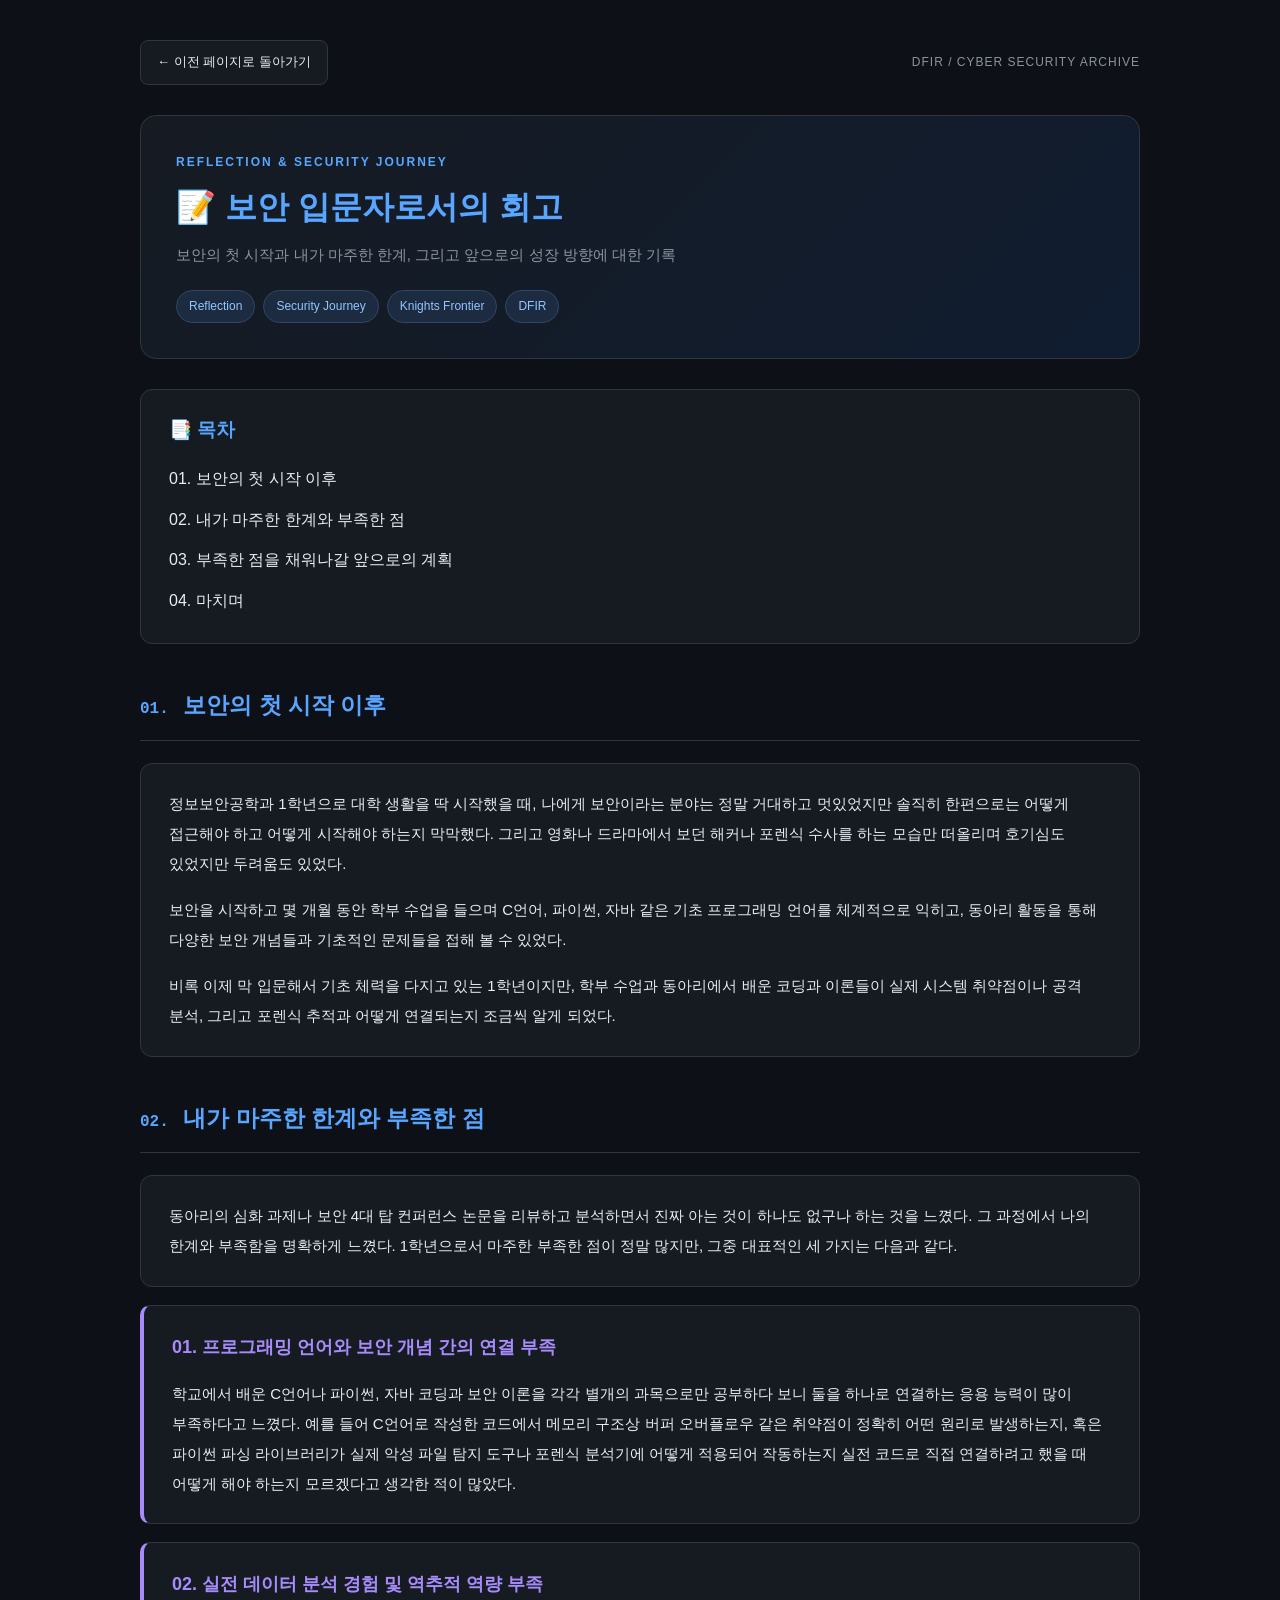
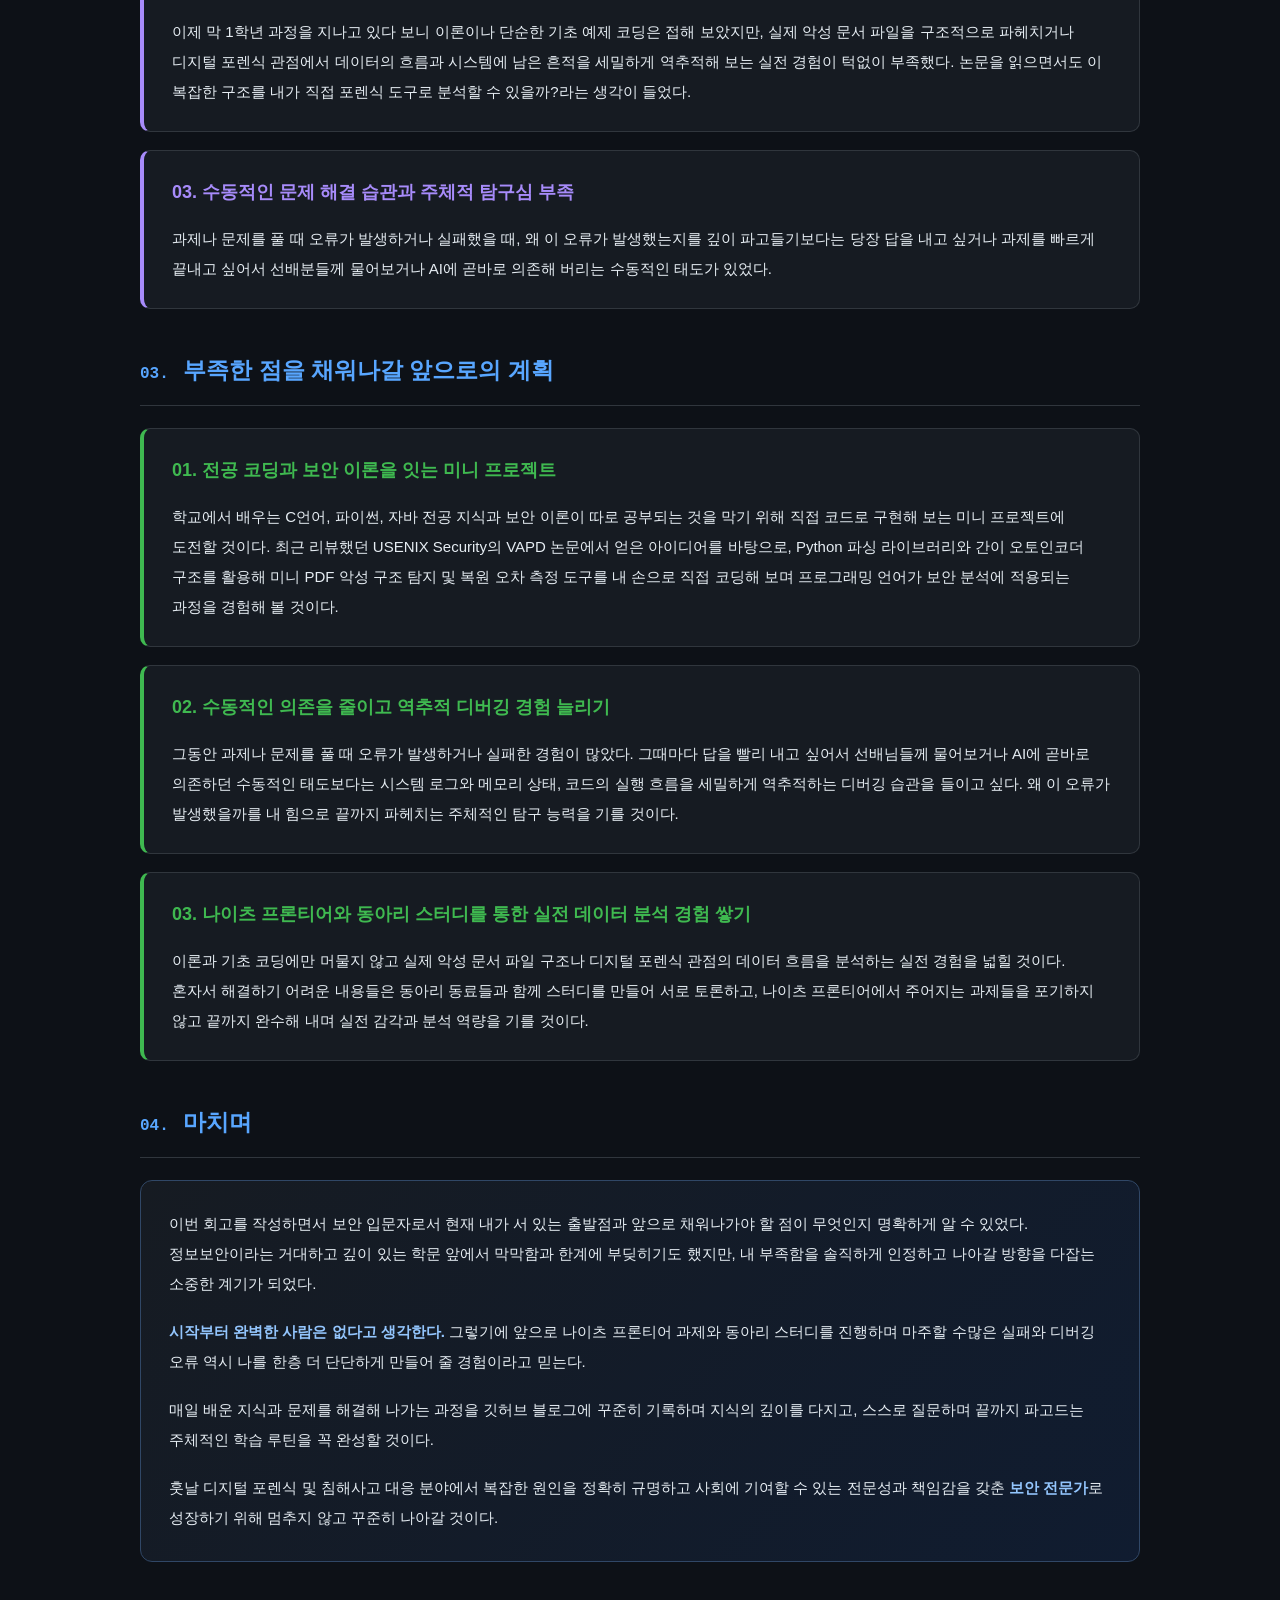
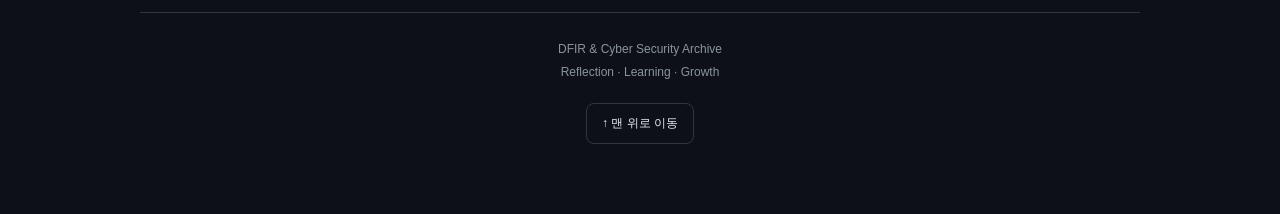
<file: posts/retrospective.html>
<!DOCTYPE html>
<html lang="ko">
<head>
    <meta charset="UTF-8">
    <meta name="viewport" content="width=device-width, initial-scale=1.0">
    <title>보안 입문자로서의 회고</title>

    <style>
        :root {
            --bg-primary: #0d1117;
            --bg-card: #161b22;
            --border-color: #30363d;
            --accent-blue: #58a6ff;
            --accent-purple: #a78bfa;
            --accent-green: #3fb950;
            --text-primary: #e6edf3;
            --text-secondary: #8b949e;
        }

        * {
            box-sizing: border-box;
        }

        body {
            margin: 0;
            background: var(--bg-primary);
            color: var(--text-primary);
            font-family: Arial, "맑은 고딕", sans-serif;
            line-height: 1.9;
            word-break: keep-all;
            overflow-wrap: break-word;
        }

        .container {
            max-width: 1050px;
            margin: 0 auto;
            padding: 40px 25px 70px;
        }

        .top-nav {
            display: flex;
            justify-content: space-between;
            align-items: center;
            flex-wrap: wrap;
            gap: 15px;
            margin-bottom: 30px;
        }

        .back {
            display: inline-block;
            padding: 9px 16px;
            background: var(--bg-card);
            border: 1px solid var(--border-color);
            border-radius: 8px;
            color: var(--text-primary);
            text-decoration: none;
            font-size: 13px;
            transition: 0.2s;
        }

        .back:hover {
            color: var(--accent-blue);
            border-color: var(--accent-blue);
            background: #1c2635;
        }

        .archive {
            color: var(--text-secondary);
            font-size: 12px;
            letter-spacing: 1px;
        }

        .header {
            background: linear-gradient(
                135deg,
                #161b22,
                #101c30
            );
            border: 1px solid var(--border-color);
            border-radius: 16px;
            padding: 35px;
            margin-bottom: 30px;
        }

        .header-label {
            color: var(--accent-blue);
            font-size: 12px;
            font-weight: bold;
            letter-spacing: 2px;
        }

        h1 {
            color: var(--accent-blue);
            font-size: 32px;
            margin: 10px 0;
            line-height: 1.5;
        }

        .subtitle {
            color: var(--text-secondary);
            font-size: 15px;
            margin: 10px 0 20px;
        }

        .tags {
            display: flex;
            flex-wrap: wrap;
            gap: 8px;
        }

        .tag {
            background: #1c2b40;
            color: #93c5fd;
            border: 1px solid #304766;
            padding: 4px 12px;
            border-radius: 20px;
            font-size: 12px;
        }

        .toc {
            background: var(--bg-card);
            border: 1px solid var(--border-color);
            border-radius: 12px;
            padding: 22px 28px;
            margin-bottom: 35px;
        }

        .toc h3 {
            color: var(--accent-blue);
            margin: 0 0 12px;
        }

        .toc a {
            display: block;
            color: var(--text-primary);
            text-decoration: none;
            padding: 5px 0;
        }

        .toc a:hover {
            color: var(--accent-blue);
        }

        .section {
            margin-top: 40px;
            scroll-margin-top: 25px;
        }

        .section h2 {
            font-size: 23px;
            color: var(--accent-blue);
            border-bottom: 1px solid var(--border-color);
            padding-bottom: 12px;
            margin-bottom: 22px;
        }

        .section-number {
            color: var(--accent-blue);
            font-family: monospace;
            font-size: 16px;
            margin-right: 8px;
        }

        .content-card {
            background: var(--bg-card);
            border: 1px solid var(--border-color);
            border-radius: 12px;
            padding: 25px 28px;
            margin-bottom: 18px;
        }

        .content-card p {
            margin: 0;
            font-size: 15px;
            line-height: 2;
        }

        .content-card p + p {
            margin-top: 16px;
        }

        .detail-card {
            background: var(--bg-card);
            border: 1px solid var(--border-color);
            border-left: 4px solid var(--accent-purple);
            border-radius: 10px;
            padding: 24px 28px;
            margin-bottom: 18px;
        }

        .detail-card h3 {
            color: var(--accent-purple);
            font-size: 18px;
            margin: 0 0 15px;
        }

        .detail-card p {
            font-size: 15px;
            margin: 0;
            line-height: 2;
        }

        .plan-card {
            background: var(--bg-card);
            border: 1px solid var(--border-color);
            border-left: 4px solid var(--accent-green);
            border-radius: 10px;
            padding: 24px 28px;
            margin-bottom: 18px;
        }

        .plan-card h3 {
            color: var(--accent-green);
            font-size: 18px;
            margin: 0 0 15px;
        }

        .plan-card p {
            font-size: 15px;
            line-height: 2;
            margin: 0;
        }

        strong {
            color: #93c5fd;
        }

        .conclusion {
            background: linear-gradient(
                135deg,
                #161b22,
                #101c30
            );
            border: 1px solid #304766;
            border-radius: 12px;
            padding: 28px;
        }

        .conclusion p {
            font-size: 15px;
            line-height: 2;
            margin: 0 0 18px;
        }

        .conclusion p:last-child {
            margin-bottom: 0;
        }

        .footer {
            margin-top: 50px;
            padding-top: 25px;
            border-top: 1px solid var(--border-color);
            text-align: center;
            color: var(--text-secondary);
            font-size: 12px;
        }

        .top-button {
            display: inline-block;
            margin-top: 20px;
            padding: 8px 15px;
            border: 1px solid var(--border-color);
            border-radius: 8px;
            color: var(--text-primary);
            text-decoration: none;
        }

        .top-button:hover {
            color: var(--accent-blue);
            border-color: var(--accent-blue);
        }

        html {
            scroll-behavior: smooth;
        }

        @media (max-width: 600px) {
            .container {
                padding: 25px 15px 50px;
            }

            .header {
                padding: 23px;
            }

            h1 {
                font-size: 26px;
            }

            .section h2 {
                font-size: 20px;
            }

            .content-card,
            .detail-card,
            .plan-card,
            .conclusion {
                padding: 20px;
            }

            .archive {
                font-size: 10px;
            }
        }
    </style>
</head>

<body id="top">

<div class="container">

    <!-- ==================== 상단 메뉴 ==================== -->

    <div class="top-nav">

        <a class="back" href="/#doc">
            ← 이전 페이지로 돌아가기
        </a>

        <span class="archive">
            DFIR / CYBER SECURITY ARCHIVE
        </span>

    </div>


    <!-- ==================== 게시글 제목 ==================== -->

    <header class="header">

        <div class="header-label">
            REFLECTION & SECURITY JOURNEY
        </div>

        <h1>📝 보안 입문자로서의 회고</h1>

        <p class="subtitle">
            보안의 첫 시작과 내가 마주한 한계,
            그리고 앞으로의 성장 방향에 대한 기록
        </p>

        <div class="tags">
            <span class="tag">Reflection</span>
            <span class="tag">Security Journey</span>
            <span class="tag">Knights Frontier</span>
            <span class="tag">DFIR</span>
        </div>

    </header>


    <!-- ==================== 목차 ==================== -->

    <nav class="toc">

        <h3>📑 목차</h3>

        <a href="#section1">
            01. 보안의 첫 시작 이후
        </a>

        <a href="#section2">
            02. 내가 마주한 한계와 부족한 점
        </a>

        <a href="#section3">
            03. 부족한 점을 채워나갈 앞으로의 계획
        </a>

        <a href="#section4">
            04. 마치며
        </a>

    </nav>


    <!-- ==================== 1. 보안의 첫 시작 이후 ==================== -->

    <section class="section" id="section1">

        <h2>
            <span class="section-number">01.</span>
            보안의 첫 시작 이후
        </h2>

        <div class="content-card">

            <p>
                정보보안공학과 1학년으로 대학 생활을 딱 시작했을 때,
                나에게 보안이라는 분야는 정말 거대하고 멋있었지만
                솔직히 한편으로는 어떻게 접근해야 하고 어떻게
                시작해야 하는지 막막했다.
                그리고 영화나 드라마에서 보던 해커나 포렌식 수사를
                하는 모습만 떠올리며 호기심도 있었지만 두려움도 있었다.
            </p>

            <p>
                보안을 시작하고 몇 개월 동안 학부 수업을 들으며
                C언어, 파이썬, 자바 같은 기초 프로그래밍 언어를
                체계적으로 익히고, 동아리 활동을 통해 다양한 보안
                개념들과 기초적인 문제들을 접해 볼 수 있었다.
            </p>

            <p>
                비록 이제 막 입문해서 기초 체력을 다지고 있는
                1학년이지만, 학부 수업과 동아리에서 배운 코딩과
                이론들이 실제 시스템 취약점이나 공격 분석,
                그리고 포렌식 추적과 어떻게 연결되는지 조금씩
                알게 되었다.
            </p>

        </div>

    </section>


    <!-- ==================== 2. 한계와 부족한 점 ==================== -->

    <section class="section" id="section2">

        <h2>
            <span class="section-number">02.</span>
            내가 마주한 한계와 부족한 점
        </h2>

        <div class="content-card">

            <p>
                동아리의 심화 과제나 보안 4대 탑 컨퍼런스 논문을
                리뷰하고 분석하면서 진짜 아는 것이 하나도 없구나
                하는 것을 느꼈다.
                그 과정에서 나의 한계와 부족함을 명확하게 느꼈다.
                1학년으로서 마주한 부족한 점이 정말 많지만,
                그중 대표적인 세 가지는 다음과 같다.
            </p>

        </div>


        <div class="detail-card">

            <h3>
                01. 프로그래밍 언어와 보안 개념 간의 연결 부족
            </h3>

            <p>
                학교에서 배운 C언어나 파이썬, 자바 코딩과
                보안 이론을 각각 별개의 과목으로만 공부하다 보니
                둘을 하나로 연결하는 응용 능력이 많이 부족하다고
                느꼈다.
                예를 들어 C언어로 작성한 코드에서 메모리 구조상
                버퍼 오버플로우 같은 취약점이 정확히 어떤 원리로
                발생하는지, 혹은 파이썬 파싱 라이브러리가 실제
                악성 파일 탐지 도구나 포렌식 분석기에 어떻게
                적용되어 작동하는지 실전 코드로 직접 연결하려고
                했을 때 어떻게 해야 하는지 모르겠다고 생각한
                적이 많았다.
            </p>

        </div>


        <div class="detail-card">

            <h3>
                02. 실전 데이터 분석 경험 및 역추적 역량 부족
            </h3>

            <p>
                이제 막 1학년 과정을 지나고 있다 보니 이론이나
                단순한 기초 예제 코딩은 접해 보았지만,
                실제 악성 문서 파일을 구조적으로 파헤치거나
                디지털 포렌식 관점에서 데이터의 흐름과 시스템에
                남은 흔적을 세밀하게 역추적해 보는 실전 경험이
                턱없이 부족했다.
                논문을 읽으면서도 이 복잡한 구조를 내가 직접
                포렌식 도구로 분석할 수 있을까?라는 생각이 들었다.
            </p>

        </div>


        <div class="detail-card">

            <h3>
                03. 수동적인 문제 해결 습관과 주체적 탐구심 부족
            </h3>

            <p>
                과제나 문제를 풀 때 오류가 발생하거나 실패했을 때,
                왜 이 오류가 발생했는지를 깊이 파고들기보다는
                당장 답을 내고 싶거나 과제를 빠르게 끝내고 싶어서
                선배분들께 물어보거나 AI에 곧바로 의존해 버리는
                수동적인 태도가 있었다.
            </p>

        </div>

    </section>


    <!-- ==================== 3. 앞으로의 계획 ==================== -->

    <section class="section" id="section3">

        <h2>
            <span class="section-number">03.</span>
            부족한 점을 채워나갈 앞으로의 계획
        </h2>


        <div class="plan-card">

            <h3>
                01. 전공 코딩과 보안 이론을 잇는 미니 프로젝트
            </h3>

            <p>
                학교에서 배우는 C언어, 파이썬, 자바 전공 지식과
                보안 이론이 따로 공부되는 것을 막기 위해
                직접 코드로 구현해 보는 미니 프로젝트에
                도전할 것이다.
                최근 리뷰했던 USENIX Security의 VAPD 논문에서
                얻은 아이디어를 바탕으로, Python 파싱 라이브러리와
                간이 오토인코더 구조를 활용해 미니 PDF 악성 구조
                탐지 및 복원 오차 측정 도구를 내 손으로 직접
                코딩해 보며 프로그래밍 언어가 보안 분석에
                적용되는 과정을 경험해 볼 것이다.
            </p>

        </div>


        <div class="plan-card">

            <h3>
                02. 수동적인 의존을 줄이고 역추적 디버깅 경험 늘리기
            </h3>

            <p>
                그동안 과제나 문제를 풀 때 오류가 발생하거나
                실패한 경험이 많았다.
                그때마다 답을 빨리 내고 싶어서 선배님들께
                물어보거나 AI에 곧바로 의존하던 수동적인
                태도보다는 시스템 로그와 메모리 상태,
                코드의 실행 흐름을 세밀하게 역추적하는
                디버깅 습관을 들이고 싶다.
                왜 이 오류가 발생했을까를 내 힘으로 끝까지
                파헤치는 주체적인 탐구 능력을 기를 것이다.
            </p>

        </div>


        <div class="plan-card">

            <h3>
                03. 나이츠 프론티어와 동아리 스터디를 통한
                실전 데이터 분석 경험 쌓기
            </h3>

            <p>
                이론과 기초 코딩에만 머물지 않고 실제 악성 문서
                파일 구조나 디지털 포렌식 관점의 데이터 흐름을
                분석하는 실전 경험을 넓힐 것이다.
                혼자서 해결하기 어려운 내용들은 동아리 동료들과
                함께 스터디를 만들어 서로 토론하고,
                나이츠 프론티어에서 주어지는 과제들을
                포기하지 않고 끝까지 완수해 내며 실전 감각과
                분석 역량을 기를 것이다.
            </p>

        </div>

    </section>


    <!-- ==================== 4. 마치며 ==================== -->

    <section class="section" id="section4">

        <h2>
            <span class="section-number">04.</span>
            마치며
        </h2>

        <div class="conclusion">

            <p>
                이번 회고를 작성하면서 보안 입문자로서 현재
                내가 서 있는 출발점과 앞으로 채워나가야 할 점이
                무엇인지 명확하게 알 수 있었다.
                정보보안이라는 거대하고 깊이 있는 학문 앞에서
                막막함과 한계에 부딪히기도 했지만,
                내 부족함을 솔직하게 인정하고 나아갈 방향을
                다잡는 소중한 계기가 되었다.
            </p>

            <p>
                <strong>
                    시작부터 완벽한 사람은 없다고 생각한다.
                </strong>
                그렇기에 앞으로 나이츠 프론티어 과제와 동아리
                스터디를 진행하며 마주할 수많은 실패와
                디버깅 오류 역시 나를 한층 더 단단하게 만들어 줄
                경험이라고 믿는다.
            </p>

            <p>
                매일 배운 지식과 문제를 해결해 나가는 과정을
                깃허브 블로그에 꾸준히 기록하며 지식의 깊이를
                다지고, 스스로 질문하며 끝까지 파고드는
                주체적인 학습 루틴을 꼭 완성할 것이다.
            </p>

            <p>
                훗날 디지털 포렌식 및 침해사고 대응 분야에서
                복잡한 원인을 정확히 규명하고 사회에 기여할 수
                있는 전문성과 책임감을 갖춘
                <strong>보안 전문가</strong>로 성장하기 위해
                멈추지 않고 꾸준히 나아갈 것이다.
            </p>

        </div>

    </section>


    <!-- ==================== 하단 ==================== -->

    <footer class="footer">

        <div>
            DFIR & Cyber Security Archive
        </div>

        <div>
            Reflection · Learning · Growth
        </div>

        <a class="top-button" href="#top">
            ↑ 맨 위로 이동
        </a>

    </footer>

</div>

</body>
</html>
</file>
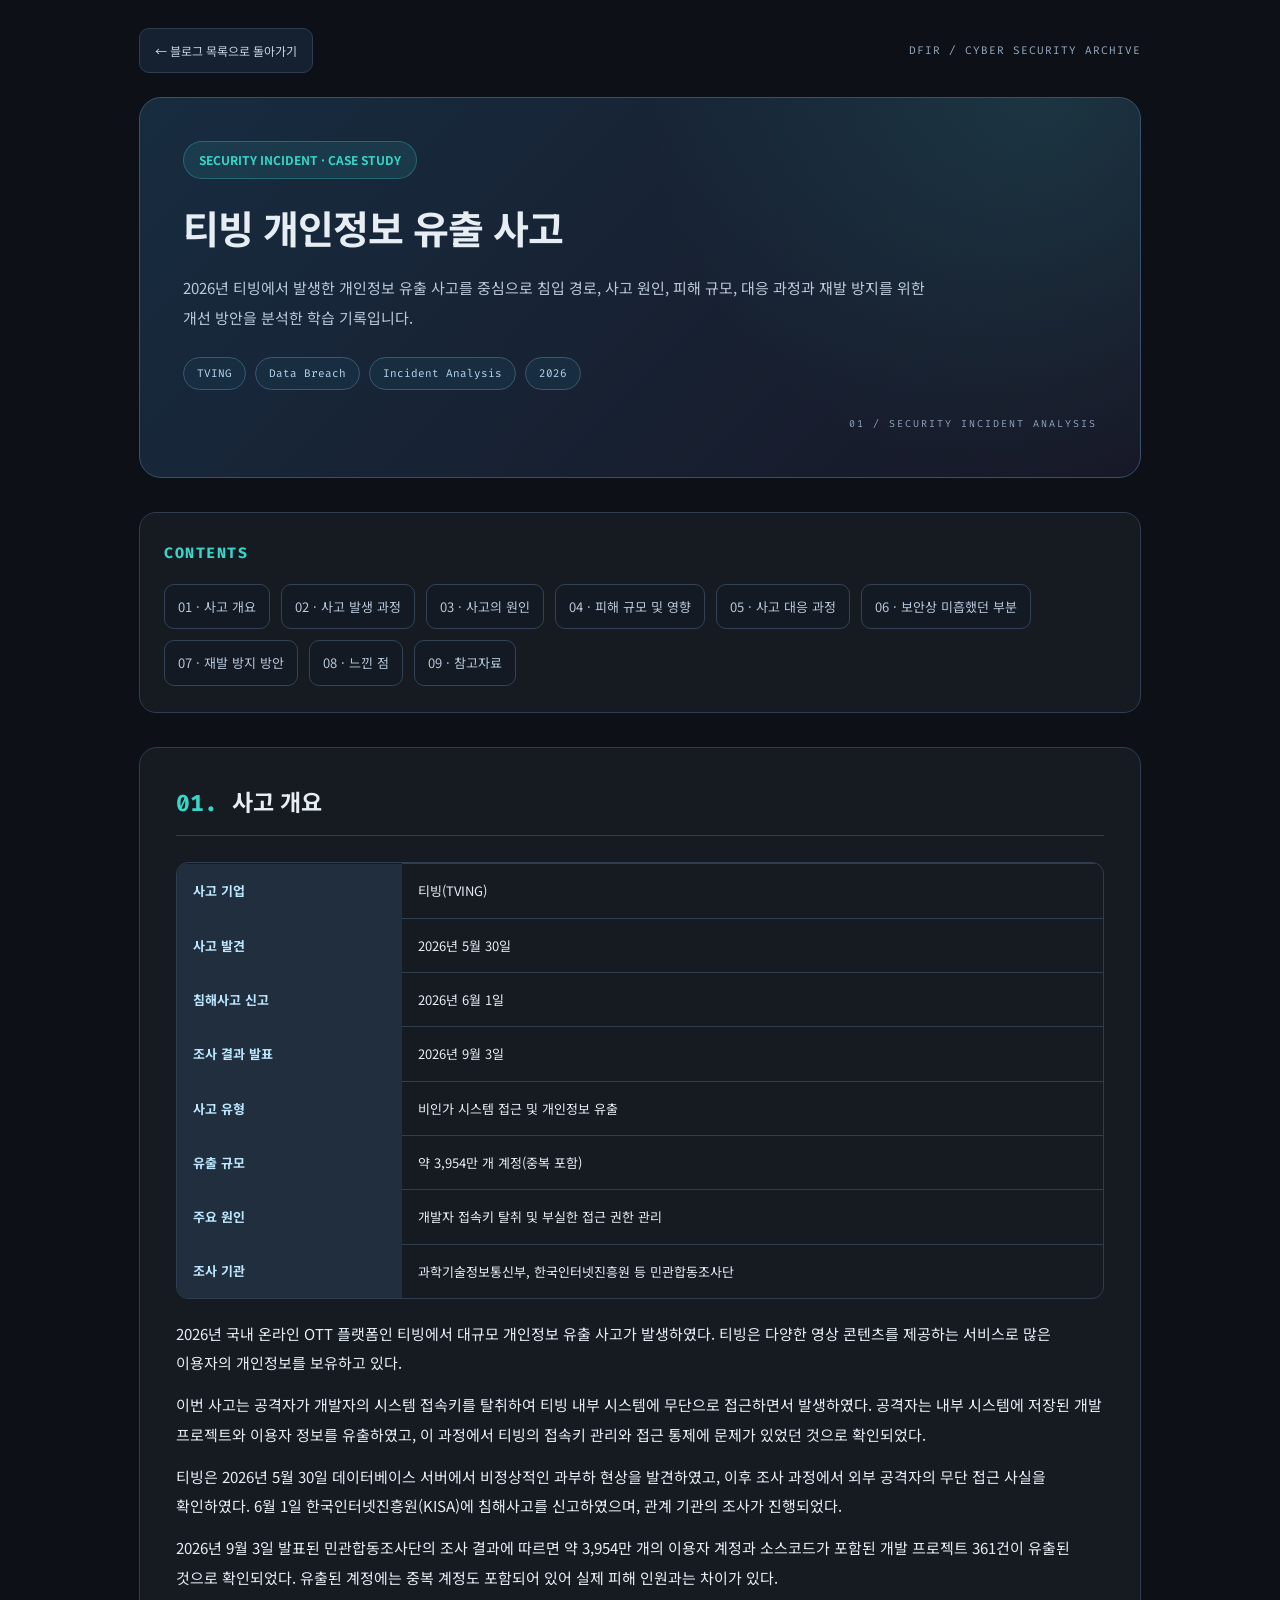
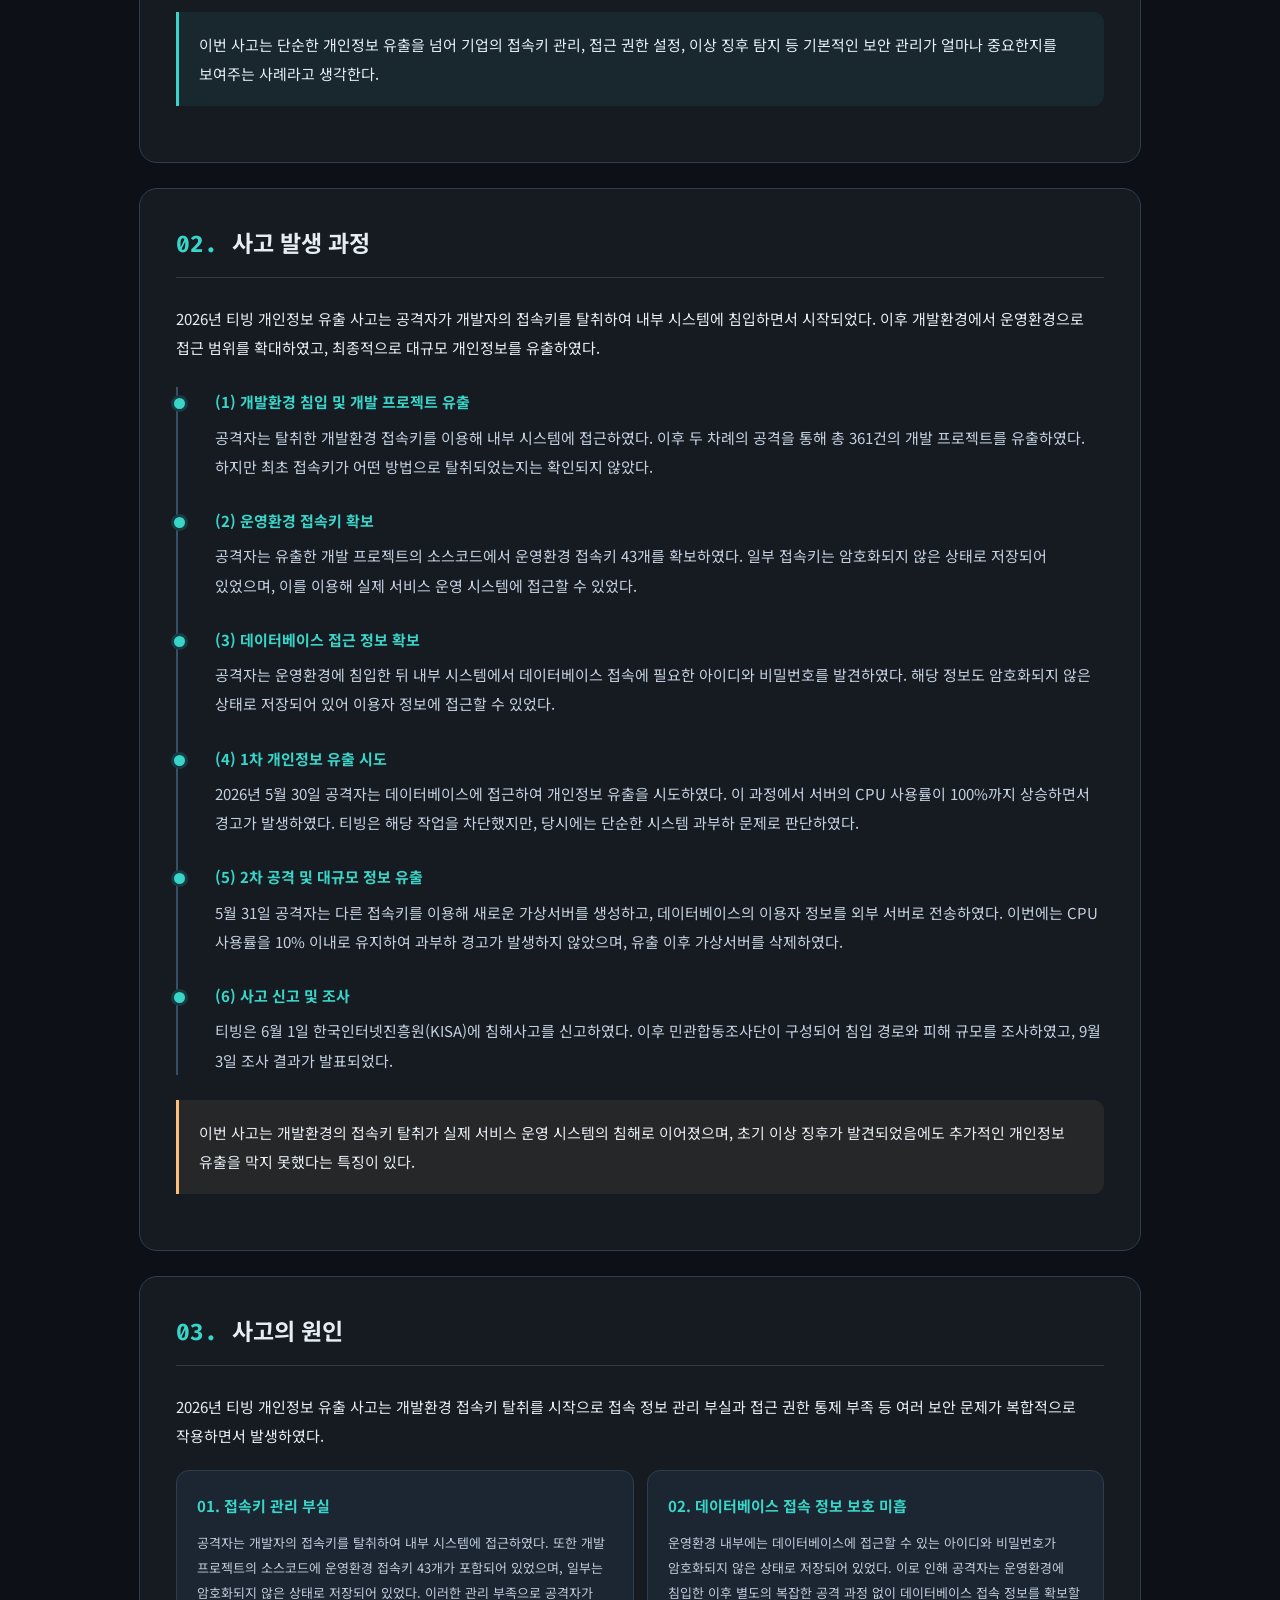
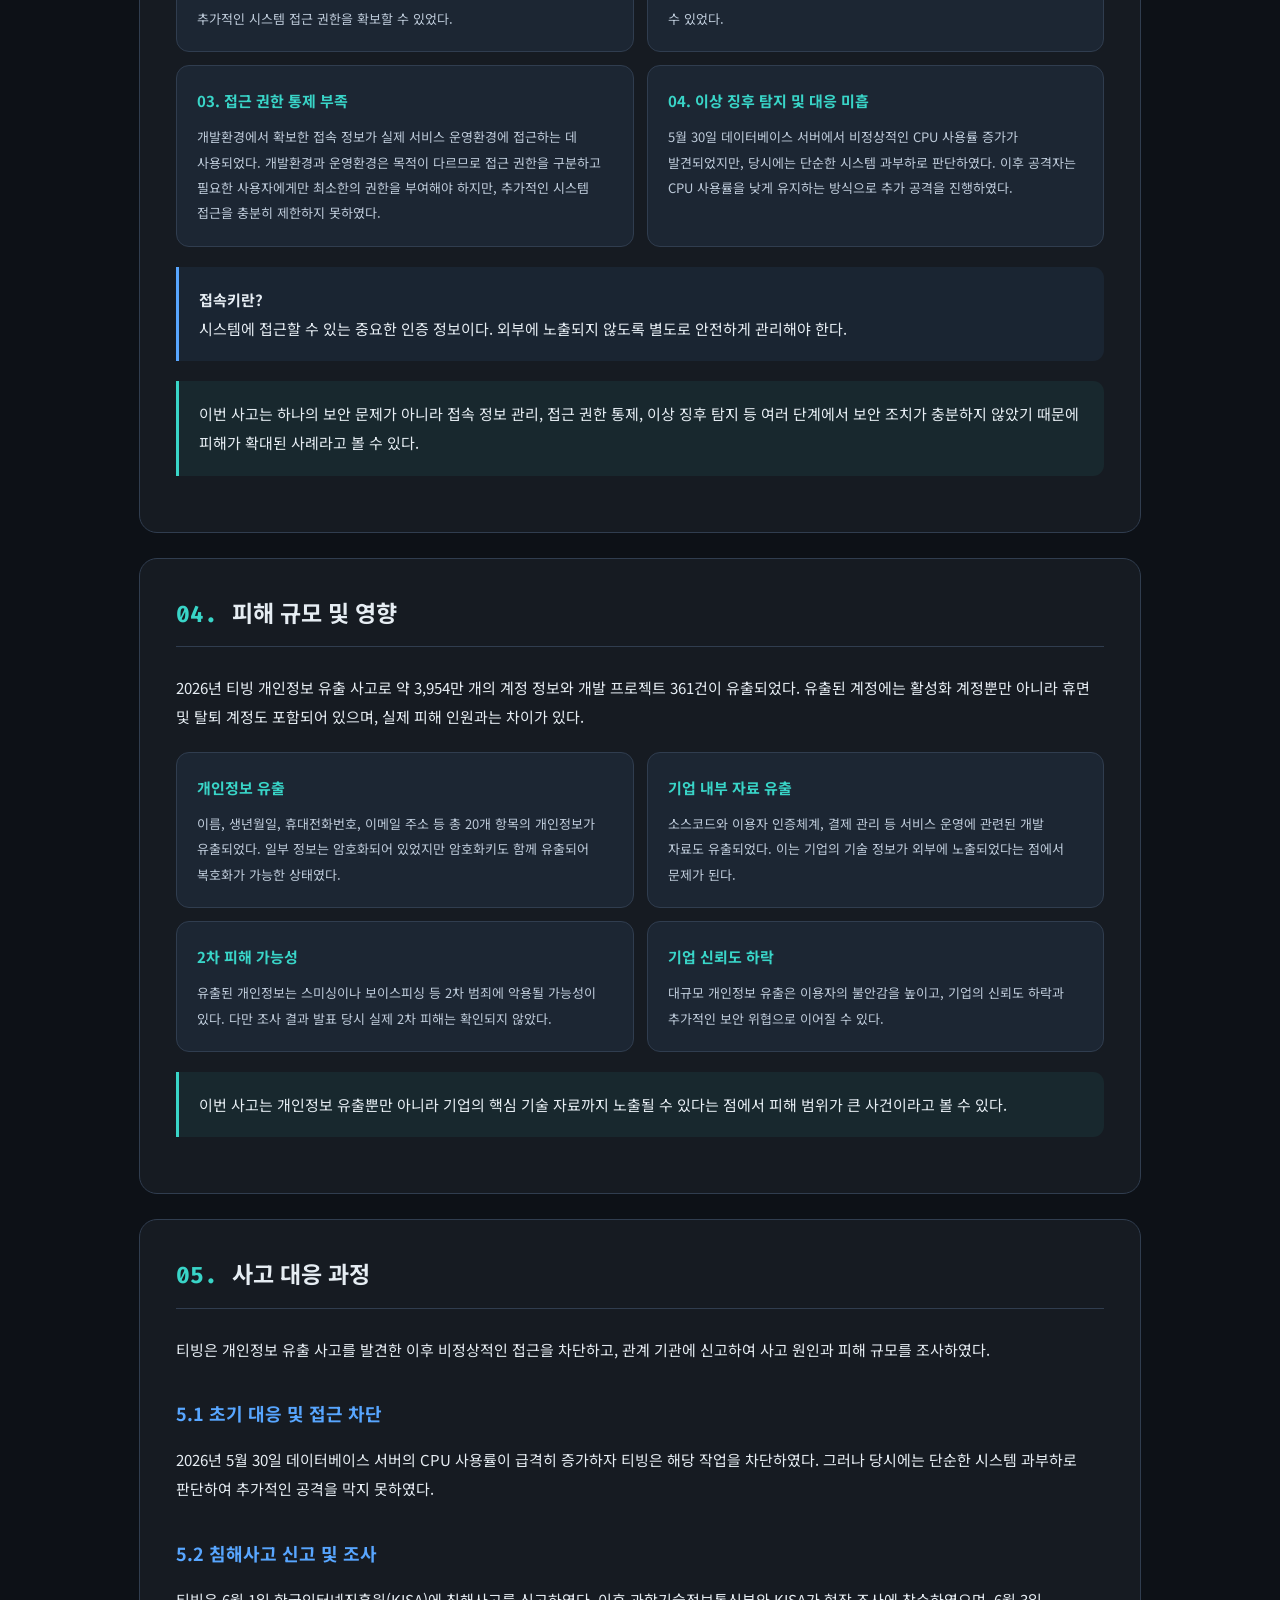
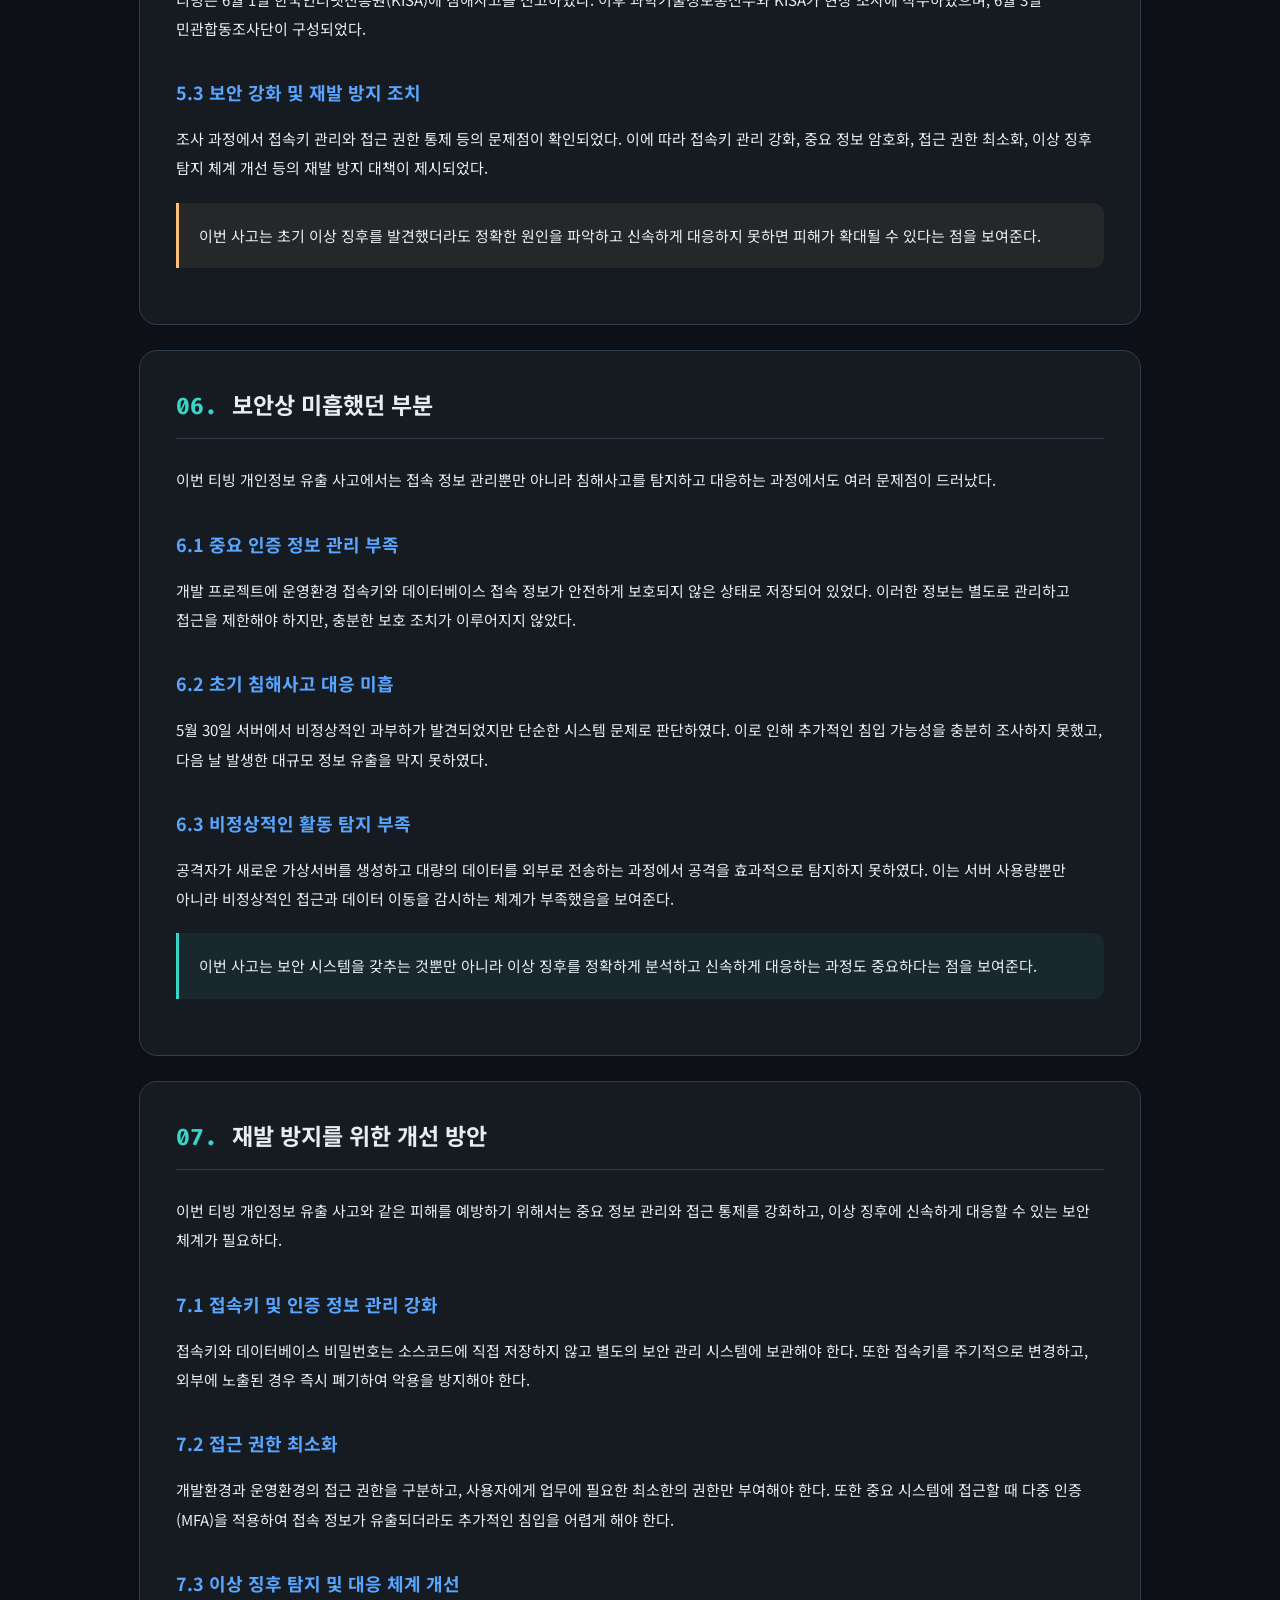
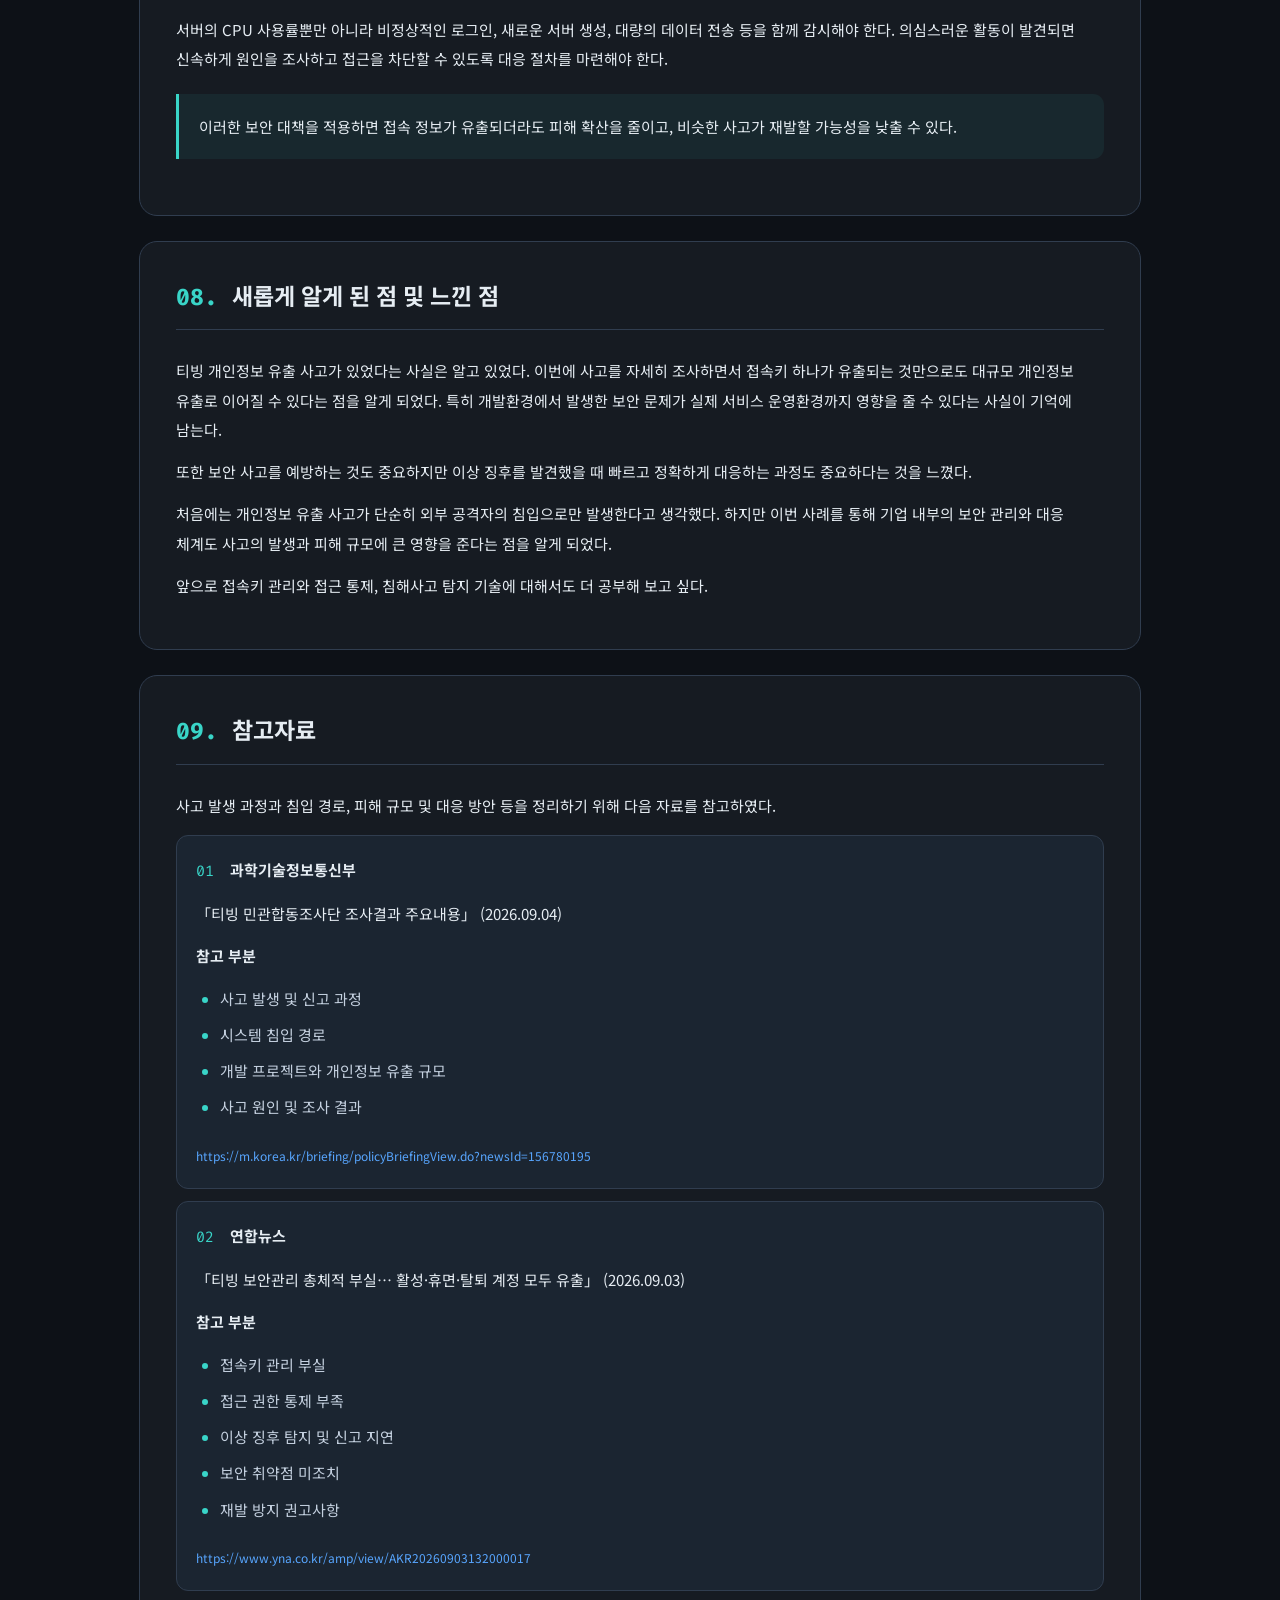
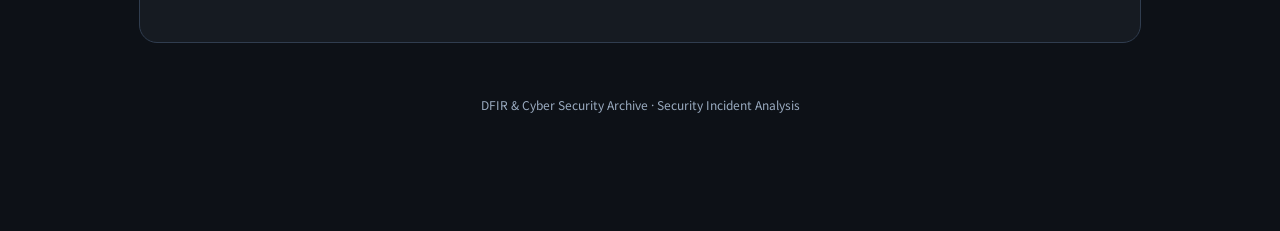
<file: posts/tving.html>
<!DOCTYPE html>
<html lang="ko">
<head>
<meta charset="UTF-8">
<meta name="viewport" content="width=device-width, initial-scale=1.0">
<title>티빙 개인정보 유출 사고 | DFIR & Cyber Security Archive</title>

<link href="https://fonts.googleapis.com/css2?family=Fira+Code:wght@400;500;600&family=Noto+Sans+KR:wght@400;500;600;700;800&display=swap" rel="stylesheet">

<style>
:root {
    --bg: #0d1117;
    --surface: #161b22;
    --soft: #1c2633;
    --border: #303d4f;
    --text: #e6edf3;
    --muted: #9aabc0;
    --blue: #58a6ff;
    --cyan: #39d5c8;
    --purple: #b69cff;
    --orange: #fbbf77;
}

* { box-sizing: border-box; }

html { scroll-behavior: smooth; }

body {
    margin: 0;
    background: var(--bg);
    color: var(--text);
    font-family: "Noto Sans KR", sans-serif;
    font-size: 15px;
    line-height: 1.95;
    word-break: keep-all;
}

a {
    color: var(--blue);
    text-decoration: none;
}

a:hover { text-decoration: underline; }

.container {
    max-width: 1050px;
    margin: auto;
    padding: 28px 24px 90px;
}

.top-nav {
    display: flex;
    justify-content: space-between;
    align-items: center;
    gap: 15px;
    margin-bottom: 24px;
}

.back {
    padding: 10px 15px;
    background: #152131;
    border: 1px solid var(--border);
    border-radius: 10px;
    font-size: 12px;
    color: #cbd5e1;
}

.archive {
    font-family: "Fira Code", monospace;
    color: var(--muted);
    font-size: 11px;
    letter-spacing: 1px;
}

.hero {
    padding: 43px;
    background:
        radial-gradient(circle at 90% 0%, rgba(57,213,200,.12), transparent 40%),
        linear-gradient(135deg, #172c40, #171827);
    border: 1px solid #38506a;
    border-radius: 22px;
    margin-bottom: 34px;
}

.eyebrow {
    display: inline-block;
    padding: 6px 15px;
    border-radius: 30px;
    background: rgba(57,213,200,.10);
    border: 1px solid rgba(57,213,200,.3);
    color: var(--cyan);
    font-size: 12px;
    font-weight: 700;
    margin-bottom: 20px;
}

.hero h1 {
    margin: 0 0 18px;
    font-size: clamp(27px, 4vw, 39px);
    line-height: 1.45;
    letter-spacing: -1px;
}

.hero p {
    max-width: 750px;
    color: #bac8d8;
    margin: 0;
}

.tags {
    display: flex;
    flex-wrap: wrap;
    gap: 9px;
    margin-top: 25px;
}

.tags span {
    padding: 5px 13px;
    border: 1px solid #3b5870;
    background: #192d40;
    color: #b5d8f2;
    border-radius: 30px;
    font-family: "Fira Code", monospace;
    font-size: 11px;
}

.hero-foot {
    margin-top: 24px;
    text-align: right;
    color: #90a3ba;
    font-size: 10px;
    font-family: "Fira Code", monospace;
    letter-spacing: 2px;
}

.contents {
    padding: 26px 24px;
    margin-bottom: 34px;
    background: var(--surface);
    border: 1px solid var(--border);
    border-radius: 17px;
}

.contents h2 {
    margin: 0 0 16px;
    color: var(--cyan);
    font-family: "Fira Code", monospace;
    font-size: 15px;
    letter-spacing: 1.5px;
}

.toc {
    display: flex;
    flex-wrap: wrap;
    gap: 11px;
}

.toc a {
    padding: 9px 13px;
    background: #131a24;
    border: 1px solid #344256;
    border-radius: 10px;
    color: #b8c7da;
    font-size: 13px;
    transition: .2s;
}

.toc a:hover {
    color: var(--blue);
    border-color: var(--blue);
    background: #1b2a3d;
    transform: translateY(-2px);
    text-decoration: none;
}

.section {
    background: var(--surface);
    border: 1px solid var(--border);
    border-radius: 18px;
    padding: 36px;
    margin-bottom: 25px;
    scroll-margin-top: 25px;
}

.section h2 {
    margin: 0 0 26px;
    padding-bottom: 15px;
    border-bottom: 1px solid var(--border);
    font-size: 23px;
    line-height: 1.5;
}

.section h2 span {
    color: var(--cyan);
    font-family: "Fira Code", monospace;
    margin-right: 8px;
}

.section h3 {
    color: var(--blue);
    font-size: 18px;
    margin: 32px 0 14px;
}

.section p { margin: 13px 0; }

.section ul,
.section ol { padding-left: 24px; }

.section li { margin: 8px 0; }

.section li::marker { color: var(--cyan); }

.info, .success, .warning {
    padding: 18px 20px;
    margin: 20px 0;
    border-radius: 0 11px 11px 0;
}

.info {
    background: rgba(88,166,255,.07);
    border-left: 3px solid var(--blue);
}

.success {
    background: rgba(57,213,200,.07);
    border-left: 3px solid var(--cyan);
}

.warning {
    background: rgba(251,191,119,.07);
    border-left: 3px solid var(--orange);
}

.grid {
    display: grid;
    grid-template-columns: repeat(2, minmax(0, 1fr));
    gap: 13px;
    margin: 20px 0;
}

.card {
    padding: 20px;
    background: var(--soft);
    border: 1px solid var(--border);
    border-radius: 13px;
}

.card h4 {
    color: var(--cyan);
    margin: 0 0 9px;
    font-size: 15px;
}

.card p {
    margin: 0;
    color: #bdcad9;
    font-size: 13px;
}

.table-wrap {
    overflow-x: auto;
    border: 1px solid var(--border);
    border-radius: 12px;
    margin: 20px 0;
}

table {
    width: 100%;
    border-collapse: collapse;
    font-size: 13px;
}

th {
    background: #202e3e;
    color: #bce8ff;
    text-align: left;
    padding: 14px 16px;
}

td {
    padding: 14px 16px;
    border-top: 1px solid var(--border);
    vertical-align: top;
}

.timeline {
    margin: 25px 0;
    padding-left: 27px;
    border-left: 2px solid #36506b;
}

.timeline-item {
    position: relative;
    padding: 0 0 25px 10px;
}

.timeline-item:last-child { padding-bottom: 0; }

.timeline-item::before {
    content: "";
    position: absolute;
    left: -34px;
    top: 8px;
    width: 11px;
    height: 11px;
    border-radius: 50%;
    background: var(--cyan);
    border: 3px solid #163b43;
}

.timeline-item strong { color: var(--cyan); }

.timeline-item p {
    margin: 6px 0 0;
    color: #c4d0df;
}

/* 참고자료: 상위 항목에만 번호와 카드 적용 */
.references {
    list-style: none;
    padding: 0 !important;
    counter-reset: ref;
}

.references > li {
    counter-increment: ref;
    padding: 19px;
    margin-bottom: 12px;
    background: #1b2531;
    border: 1px solid var(--border);
    border-radius: 12px;
    overflow-wrap: anywhere;
}

.references > li::before {
    content: counter(ref, decimal-leading-zero);
    color: var(--cyan);
    font-family: "Fira Code", monospace;
    margin-right: 12px;
}

/* 참고 부분의 숫자와 중첩 카드 제거 */
.references ul {
    list-style: disc;
    padding-left: 24px;
    margin: 10px 0 18px;
}

.references ul li {
    counter-increment: none;
    padding: 0;
    margin: 7px 0;
    background: none;
    border: none;
    border-radius: 0;
    color: #c4d0df;
}

.references ul li::before {
    content: none;
}

.references ul li::marker {
    color: var(--cyan);
}

.references a {
    font-size: 12px;
    overflow-wrap: anywhere;
}

.footer {
    padding: 25px 0;
    color: var(--muted);
    text-align: center;
    font-size: 12px;
}

@media (max-width: 700px) {
    .container { padding: 14px 12px 55px; }
    .hero { padding: 28px 21px; }
    .section { padding: 24px 19px; }
    .section h2 { font-size: 20px; }
    .contents { padding: 22px 17px; }
    .toc { gap: 9px; }
    .toc a { font-size: 12px; padding: 8px 10px; }
    .grid { grid-template-columns: 1fr; }
    .archive { display: none; }
}
</style>
</head>

<body>
<div class="container">

<div class="top-nav">
    <a class="back" href="../index.html#doc">← 블로그 목록으로 돌아가기</a>
    <span class="archive">DFIR / CYBER SECURITY ARCHIVE</span>
</div>

<header class="hero">
    <div class="eyebrow">SECURITY INCIDENT · CASE STUDY</div>

    <h1>티빙 개인정보 유출 사고</h1>

    <p>
        2026년 티빙에서 발생한 개인정보 유출 사고를 중심으로
        침입 경로, 사고 원인, 피해 규모, 대응 과정과
        재발 방지를 위한 개선 방안을 분석한 학습 기록입니다.
    </p>

    <div class="tags">
        <span>TVING</span>
        <span>Data Breach</span>
        <span>Incident Analysis</span>
        <span>2026</span>
    </div>

    <div class="hero-foot">01 / SECURITY INCIDENT ANALYSIS</div>
</header>

<!-- 목차 -->
<div class="contents">
    <h2>CONTENTS</h2>
    <nav class="toc">
        <a href="#overview">01 · 사고 개요</a>
        <a href="#process">02 · 사고 발생 과정</a>
        <a href="#cause">03 · 사고의 원인</a>
        <a href="#damage">04 · 피해 규모 및 영향</a>
        <a href="#response">05 · 사고 대응 과정</a>
        <a href="#problems">06 · 보안상 미흡했던 부분</a>
        <a href="#improvement">07 · 재발 방지 방안</a>
        <a href="#reflection">08 · 느낀 점</a>
        <a href="#references">09 · 참고자료</a>
    </nav>
</div>

<!-- 01 -->
<section class="section" id="overview">
    <h2><span>01.</span> 사고 개요</h2>

    <div class="table-wrap">
        <table>
            <tbody>
                <tr><th>사고 기업</th><td>티빙(TVING)</td></tr>
                <tr><th>사고 발견</th><td>2026년 5월 30일</td></tr>
                <tr><th>침해사고 신고</th><td>2026년 6월 1일</td></tr>
                <tr><th>조사 결과 발표</th><td>2026년 9월 3일</td></tr>
                <tr><th>사고 유형</th><td>비인가 시스템 접근 및 개인정보 유출</td></tr>
                <tr><th>유출 규모</th><td>약 3,954만 개 계정(중복 포함)</td></tr>
                <tr><th>주요 원인</th><td>개발자 접속키 탈취 및 부실한 접근 권한 관리</td></tr>
                <tr><th>조사 기관</th><td>과학기술정보통신부, 한국인터넷진흥원 등 민관합동조사단</td></tr>
            </tbody>
        </table>
    </div>

    <p>
        2026년 국내 온라인 OTT 플랫폼인 티빙에서
        대규모 개인정보 유출 사고가 발생하였다.
        티빙은 다양한 영상 콘텐츠를 제공하는 서비스로
        많은 이용자의 개인정보를 보유하고 있다.
    </p>

    <p>
        이번 사고는 공격자가 개발자의 시스템 접속키를 탈취하여
        티빙 내부 시스템에 무단으로 접근하면서 발생하였다.
        공격자는 내부 시스템에 저장된 개발 프로젝트와
        이용자 정보를 유출하였고, 이 과정에서 티빙의
        접속키 관리와 접근 통제에 문제가 있었던 것으로 확인되었다.
    </p>

    <p>
        티빙은 2026년 5월 30일 데이터베이스 서버에서
        비정상적인 과부하 현상을 발견하였고,
        이후 조사 과정에서 외부 공격자의 무단 접근 사실을 확인하였다.
        6월 1일 한국인터넷진흥원(KISA)에 침해사고를 신고하였으며,
        관계 기관의 조사가 진행되었다.
    </p>

    <p>
        2026년 9월 3일 발표된 민관합동조사단의 조사 결과에 따르면
        약 3,954만 개의 이용자 계정과 소스코드가 포함된
        개발 프로젝트 361건이 유출된 것으로 확인되었다.
        유출된 계정에는 중복 계정도 포함되어 있어
        실제 피해 인원과는 차이가 있다.
    </p>

    <div class="success">
        이번 사고는 단순한 개인정보 유출을 넘어
        기업의 접속키 관리, 접근 권한 설정,
        이상 징후 탐지 등 기본적인 보안 관리가
        얼마나 중요한지를 보여주는 사례라고 생각한다.
    </div>
</section>

<!-- 02 -->
<section class="section" id="process">
    <h2><span>02.</span> 사고 발생 과정</h2>

    <p>
        2026년 티빙 개인정보 유출 사고는 공격자가
        개발자의 접속키를 탈취하여 내부 시스템에 침입하면서 시작되었다.
        이후 개발환경에서 운영환경으로 접근 범위를 확대하였고,
        최종적으로 대규모 개인정보를 유출하였다.
    </p>

    <div class="timeline">

        <div class="timeline-item">
            <strong>(1) 개발환경 침입 및 개발 프로젝트 유출</strong>
            <p>
                공격자는 탈취한 개발환경 접속키를 이용해
                내부 시스템에 접근하였다.
                이후 두 차례의 공격을 통해
                총 361건의 개발 프로젝트를 유출하였다.
                하지만 최초 접속키가 어떤 방법으로
                탈취되었는지는 확인되지 않았다.
            </p>
        </div>

        <div class="timeline-item">
            <strong>(2) 운영환경 접속키 확보</strong>
            <p>
                공격자는 유출한 개발 프로젝트의 소스코드에서
                운영환경 접속키 43개를 확보하였다.
                일부 접속키는 암호화되지 않은 상태로 저장되어 있었으며,
                이를 이용해 실제 서비스 운영 시스템에 접근할 수 있었다.
            </p>
        </div>

        <div class="timeline-item">
            <strong>(3) 데이터베이스 접근 정보 확보</strong>
            <p>
                공격자는 운영환경에 침입한 뒤
                내부 시스템에서 데이터베이스 접속에 필요한
                아이디와 비밀번호를 발견하였다.
                해당 정보도 암호화되지 않은 상태로 저장되어 있어
                이용자 정보에 접근할 수 있었다.
            </p>
        </div>

        <div class="timeline-item">
            <strong>(4) 1차 개인정보 유출 시도</strong>
            <p>
                2026년 5월 30일 공격자는 데이터베이스에 접근하여
                개인정보 유출을 시도하였다.
                이 과정에서 서버의 CPU 사용률이 100%까지
                상승하면서 경고가 발생하였다.
                티빙은 해당 작업을 차단했지만,
                당시에는 단순한 시스템 과부하 문제로 판단하였다.
            </p>
        </div>

        <div class="timeline-item">
            <strong>(5) 2차 공격 및 대규모 정보 유출</strong>
            <p>
                5월 31일 공격자는 다른 접속키를 이용해
                새로운 가상서버를 생성하고,
                데이터베이스의 이용자 정보를 외부 서버로 전송하였다.
                이번에는 CPU 사용률을 10% 이내로 유지하여
                과부하 경고가 발생하지 않았으며,
                유출 이후 가상서버를 삭제하였다.
            </p>
        </div>

        <div class="timeline-item">
            <strong>(6) 사고 신고 및 조사</strong>
            <p>
                티빙은 6월 1일 한국인터넷진흥원(KISA)에
                침해사고를 신고하였다.
                이후 민관합동조사단이 구성되어
                침입 경로와 피해 규모를 조사하였고,
                9월 3일 조사 결과가 발표되었다.
            </p>
        </div>

    </div>

    <div class="warning">
        이번 사고는 개발환경의 접속키 탈취가
        실제 서비스 운영 시스템의 침해로 이어졌으며,
        초기 이상 징후가 발견되었음에도
        추가적인 개인정보 유출을 막지 못했다는 특징이 있다.
    </div>
</section>

<!-- 03 -->
<section class="section" id="cause">
    <h2><span>03.</span> 사고의 원인</h2>

    <p>
        2026년 티빙 개인정보 유출 사고는 개발환경 접속키 탈취를
        시작으로 접속 정보 관리 부실과 접근 권한 통제 부족 등
        여러 보안 문제가 복합적으로 작용하면서 발생하였다.
    </p>

    <div class="grid">

        <div class="card">
            <h4>01. 접속키 관리 부실</h4>
            <p>
                공격자는 개발자의 접속키를 탈취하여
                내부 시스템에 접근하였다.
                또한 개발 프로젝트의 소스코드에
                운영환경 접속키 43개가 포함되어 있었으며,
                일부는 암호화되지 않은 상태로 저장되어 있었다.
                이러한 관리 부족으로 공격자가
                추가적인 시스템 접근 권한을 확보할 수 있었다.
            </p>
        </div>

        <div class="card">
            <h4>02. 데이터베이스 접속 정보 보호 미흡</h4>
            <p>
                운영환경 내부에는 데이터베이스에 접근할 수 있는
                아이디와 비밀번호가 암호화되지 않은 상태로 저장되어 있었다.
                이로 인해 공격자는 운영환경에 침입한 이후
                별도의 복잡한 공격 과정 없이
                데이터베이스 접속 정보를 확보할 수 있었다.
            </p>
        </div>

        <div class="card">
            <h4>03. 접근 권한 통제 부족</h4>
            <p>
                개발환경에서 확보한 접속 정보가
                실제 서비스 운영환경에 접근하는 데 사용되었다.
                개발환경과 운영환경은 목적이 다르므로
                접근 권한을 구분하고 필요한 사용자에게만
                최소한의 권한을 부여해야 하지만,
                추가적인 시스템 접근을 충분히 제한하지 못하였다.
            </p>
        </div>

        <div class="card">
            <h4>04. 이상 징후 탐지 및 대응 미흡</h4>
            <p>
                5월 30일 데이터베이스 서버에서 비정상적인
                CPU 사용률 증가가 발견되었지만,
                당시에는 단순한 시스템 과부하로 판단하였다.
                이후 공격자는 CPU 사용률을 낮게 유지하는 방식으로
                추가 공격을 진행하였다.
            </p>
        </div>

    </div>

    <div class="info">
        <strong>접속키란?</strong><br>
        시스템에 접근할 수 있는 중요한 인증 정보이다.
        외부에 노출되지 않도록 별도로 안전하게 관리해야 한다.
    </div>

    <div class="success">
        이번 사고는 하나의 보안 문제가 아니라
        접속 정보 관리, 접근 권한 통제, 이상 징후 탐지 등
        여러 단계에서 보안 조치가 충분하지 않았기 때문에
        피해가 확대된 사례라고 볼 수 있다.
    </div>
</section>

<!-- 04 -->
<section class="section" id="damage">
    <h2><span>04.</span> 피해 규모 및 영향</h2>

    <p>
        2026년 티빙 개인정보 유출 사고로
        약 3,954만 개의 계정 정보와
        개발 프로젝트 361건이 유출되었다.
        유출된 계정에는 활성화 계정뿐만 아니라
        휴면 및 탈퇴 계정도 포함되어 있으며,
        실제 피해 인원과는 차이가 있다.
    </p>

    <div class="grid">

        <div class="card">
            <h4>개인정보 유출</h4>
            <p>
                이름, 생년월일, 휴대전화번호, 이메일 주소 등
                총 20개 항목의 개인정보가 유출되었다.
                일부 정보는 암호화되어 있었지만
                암호화키도 함께 유출되어
                복호화가 가능한 상태였다.
            </p>
        </div>

        <div class="card">
            <h4>기업 내부 자료 유출</h4>
            <p>
                소스코드와 이용자 인증체계,
                결제 관리 등 서비스 운영에 관련된
                개발 자료도 유출되었다.
                이는 기업의 기술 정보가 외부에
                노출되었다는 점에서 문제가 된다.
            </p>
        </div>

        <div class="card">
            <h4>2차 피해 가능성</h4>
            <p>
                유출된 개인정보는 스미싱이나 보이스피싱 등
                2차 범죄에 악용될 가능성이 있다.
                다만 조사 결과 발표 당시
                실제 2차 피해는 확인되지 않았다.
            </p>
        </div>

        <div class="card">
            <h4>기업 신뢰도 하락</h4>
            <p>
                대규모 개인정보 유출은 이용자의 불안감을 높이고,
                기업의 신뢰도 하락과
                추가적인 보안 위협으로 이어질 수 있다.
            </p>
        </div>

    </div>

    <div class="success">
        이번 사고는 개인정보 유출뿐만 아니라
        기업의 핵심 기술 자료까지 노출될 수 있다는 점에서
        피해 범위가 큰 사건이라고 볼 수 있다.
    </div>
</section>

<!-- 05 -->
<section class="section" id="response">
    <h2><span>05.</span> 사고 대응 과정</h2>

    <p>
        티빙은 개인정보 유출 사고를 발견한 이후
        비정상적인 접근을 차단하고,
        관계 기관에 신고하여 사고 원인과 피해 규모를 조사하였다.
    </p>

    <h3>5.1 초기 대응 및 접근 차단</h3>
    <p>
        2026년 5월 30일 데이터베이스 서버의 CPU 사용률이
        급격히 증가하자 티빙은 해당 작업을 차단하였다.
        그러나 당시에는 단순한 시스템 과부하로 판단하여
        추가적인 공격을 막지 못하였다.
    </p>

    <h3>5.2 침해사고 신고 및 조사</h3>
    <p>
        티빙은 6월 1일 한국인터넷진흥원(KISA)에
        침해사고를 신고하였다.
        이후 과학기술정보통신부와 KISA가 현장 조사에 착수하였으며,
        6월 3일 민관합동조사단이 구성되었다.
    </p>

    <h3>5.3 보안 강화 및 재발 방지 조치</h3>
    <p>
        조사 과정에서 접속키 관리와 접근 권한 통제 등의
        문제점이 확인되었다.
        이에 따라 접속키 관리 강화, 중요 정보 암호화,
        접근 권한 최소화, 이상 징후 탐지 체계 개선 등의
        재발 방지 대책이 제시되었다.
    </p>

    <div class="warning">
        이번 사고는 초기 이상 징후를 발견했더라도
        정확한 원인을 파악하고 신속하게 대응하지 못하면
        피해가 확대될 수 있다는 점을 보여준다.
    </div>
</section>

<!-- 06 -->
<section class="section" id="problems">
    <h2><span>06.</span> 보안상 미흡했던 부분</h2>

    <p>
        이번 티빙 개인정보 유출 사고에서는
        접속 정보 관리뿐만 아니라
        침해사고를 탐지하고 대응하는 과정에서도
        여러 문제점이 드러났다.
    </p>

    <h3>6.1 중요 인증 정보 관리 부족</h3>
    <p>
        개발 프로젝트에 운영환경 접속키와
        데이터베이스 접속 정보가 안전하게 보호되지 않은
        상태로 저장되어 있었다.
        이러한 정보는 별도로 관리하고 접근을 제한해야 하지만,
        충분한 보호 조치가 이루어지지 않았다.
    </p>

    <h3>6.2 초기 침해사고 대응 미흡</h3>
    <p>
        5월 30일 서버에서 비정상적인 과부하가 발견되었지만
        단순한 시스템 문제로 판단하였다.
        이로 인해 추가적인 침입 가능성을 충분히 조사하지 못했고,
        다음 날 발생한 대규모 정보 유출을 막지 못하였다.
    </p>

    <h3>6.3 비정상적인 활동 탐지 부족</h3>
    <p>
        공격자가 새로운 가상서버를 생성하고
        대량의 데이터를 외부로 전송하는 과정에서
        공격을 효과적으로 탐지하지 못하였다.
        이는 서버 사용량뿐만 아니라 비정상적인 접근과
        데이터 이동을 감시하는 체계가 부족했음을 보여준다.
    </p>

    <div class="success">
        이번 사고는 보안 시스템을 갖추는 것뿐만 아니라
        이상 징후를 정확하게 분석하고
        신속하게 대응하는 과정도 중요하다는 점을 보여준다.
    </div>
</section>

<!-- 07 -->
<section class="section" id="improvement">
    <h2><span>07.</span> 재발 방지를 위한 개선 방안</h2>

    <p>
        이번 티빙 개인정보 유출 사고와 같은 피해를 예방하기 위해서는
        중요 정보 관리와 접근 통제를 강화하고,
        이상 징후에 신속하게 대응할 수 있는 보안 체계가 필요하다.
    </p>

    <h3>7.1 접속키 및 인증 정보 관리 강화</h3>
    <p>
        접속키와 데이터베이스 비밀번호는
        소스코드에 직접 저장하지 않고
        별도의 보안 관리 시스템에 보관해야 한다.
        또한 접속키를 주기적으로 변경하고,
        외부에 노출된 경우 즉시 폐기하여 악용을 방지해야 한다.
    </p>

    <h3>7.2 접근 권한 최소화</h3>
    <p>
        개발환경과 운영환경의 접근 권한을 구분하고,
        사용자에게 업무에 필요한 최소한의 권한만 부여해야 한다.
        또한 중요 시스템에 접근할 때 다중 인증(MFA)을 적용하여
        접속 정보가 유출되더라도 추가적인 침입을 어렵게 해야 한다.
    </p>

    <h3>7.3 이상 징후 탐지 및 대응 체계 개선</h3>
    <p>
        서버의 CPU 사용률뿐만 아니라
        비정상적인 로그인, 새로운 서버 생성,
        대량의 데이터 전송 등을 함께 감시해야 한다.
        의심스러운 활동이 발견되면 신속하게 원인을 조사하고
        접근을 차단할 수 있도록 대응 절차를 마련해야 한다.
    </p>

    <div class="success">
        이러한 보안 대책을 적용하면 접속 정보가 유출되더라도
        피해 확산을 줄이고,
        비슷한 사고가 재발할 가능성을 낮출 수 있다.
    </div>
</section>

<!-- 08 -->
<section class="section" id="reflection">
    <h2><span>08.</span> 새롭게 알게 된 점 및 느낀 점</h2>

    <p>
        티빙 개인정보 유출 사고가 있었다는 사실은 알고 있었다.
        이번에 사고를 자세히 조사하면서
        접속키 하나가 유출되는 것만으로도
        대규모 개인정보 유출로 이어질 수 있다는 점을 알게 되었다.
        특히 개발환경에서 발생한 보안 문제가
        실제 서비스 운영환경까지 영향을 줄 수 있다는 사실이
        기억에 남는다.
    </p>

    <p>
        또한 보안 사고를 예방하는 것도 중요하지만
        이상 징후를 발견했을 때 빠르고 정확하게
        대응하는 과정도 중요하다는 것을 느꼈다.
    </p>

    <p>
        처음에는 개인정보 유출 사고가 단순히
        외부 공격자의 침입으로만 발생한다고 생각했다.
        하지만 이번 사례를 통해 기업 내부의 보안 관리와
        대응 체계도 사고의 발생과 피해 규모에
        큰 영향을 준다는 점을 알게 되었다.
    </p>

    <p>
        앞으로 접속키 관리와 접근 통제,
        침해사고 탐지 기술에 대해서도
        더 공부해 보고 싶다.
    </p>
</section>

<!-- 09 -->
<section class="section" id="references">
    <h2><span>09.</span> 참고자료</h2>

    <p>
        사고 발생 과정과 침입 경로, 피해 규모 및 대응 방안 등을
        정리하기 위해 다음 자료를 참고하였다.
    </p>

    <ol class="references">

        <li>
            <strong>과학기술정보통신부</strong>
            <p>
                「티빙 민관합동조사단 조사결과 주요내용」
                (2026.09.04)
            </p>

            <p><strong>참고 부분</strong></p>
            <ul>
                <li>사고 발생 및 신고 과정</li>
                <li>시스템 침입 경로</li>
                <li>개발 프로젝트와 개인정보 유출 규모</li>
                <li>사고 원인 및 조사 결과</li>
            </ul>

            <a href="https://m.korea.kr/briefing/policyBriefingView.do?newsId=156780195"
               target="_blank" rel="noopener noreferrer">
                https://m.korea.kr/briefing/policyBriefingView.do?newsId=156780195
            </a>
        </li>

        <li>
            <strong>연합뉴스</strong>
            <p>
                「티빙 보안관리 총체적 부실…
                활성·휴면·탈퇴 계정 모두 유출」
                (2026.09.03)
            </p>

            <p><strong>참고 부분</strong></p>
            <ul>
                <li>접속키 관리 부실</li>
                <li>접근 권한 통제 부족</li>
                <li>이상 징후 탐지 및 신고 지연</li>
                <li>보안 취약점 미조치</li>
                <li>재발 방지 권고사항</li>
            </ul>

            <a href="https://www.yna.co.kr/amp/view/AKR20260903132000017"
               target="_blank" rel="noopener noreferrer">
                https://www.yna.co.kr/amp/view/AKR20260903132000017
            </a>
        </li>

    </ol>
</section>

<footer class="footer">
    DFIR & Cyber Security Archive · Security Incident Analysis
</footer>

</div>
</body>
</html>
</file>
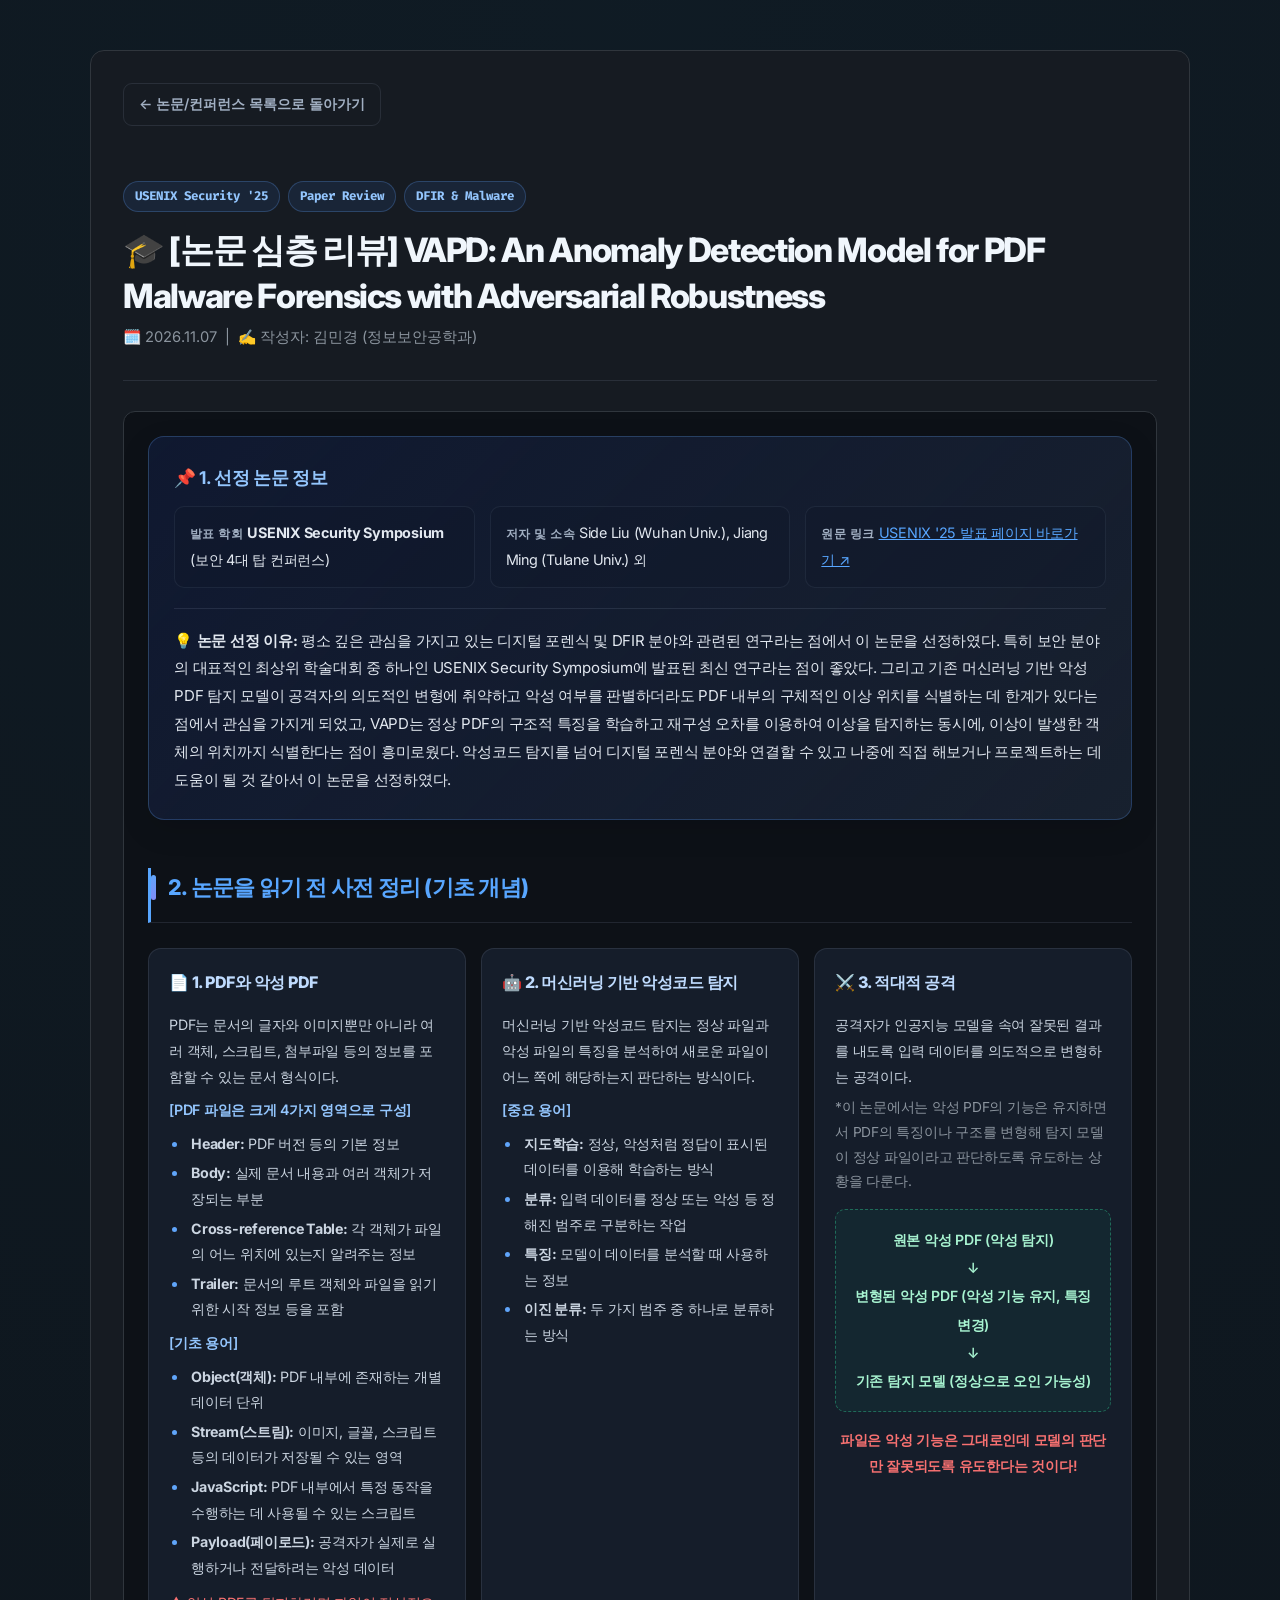
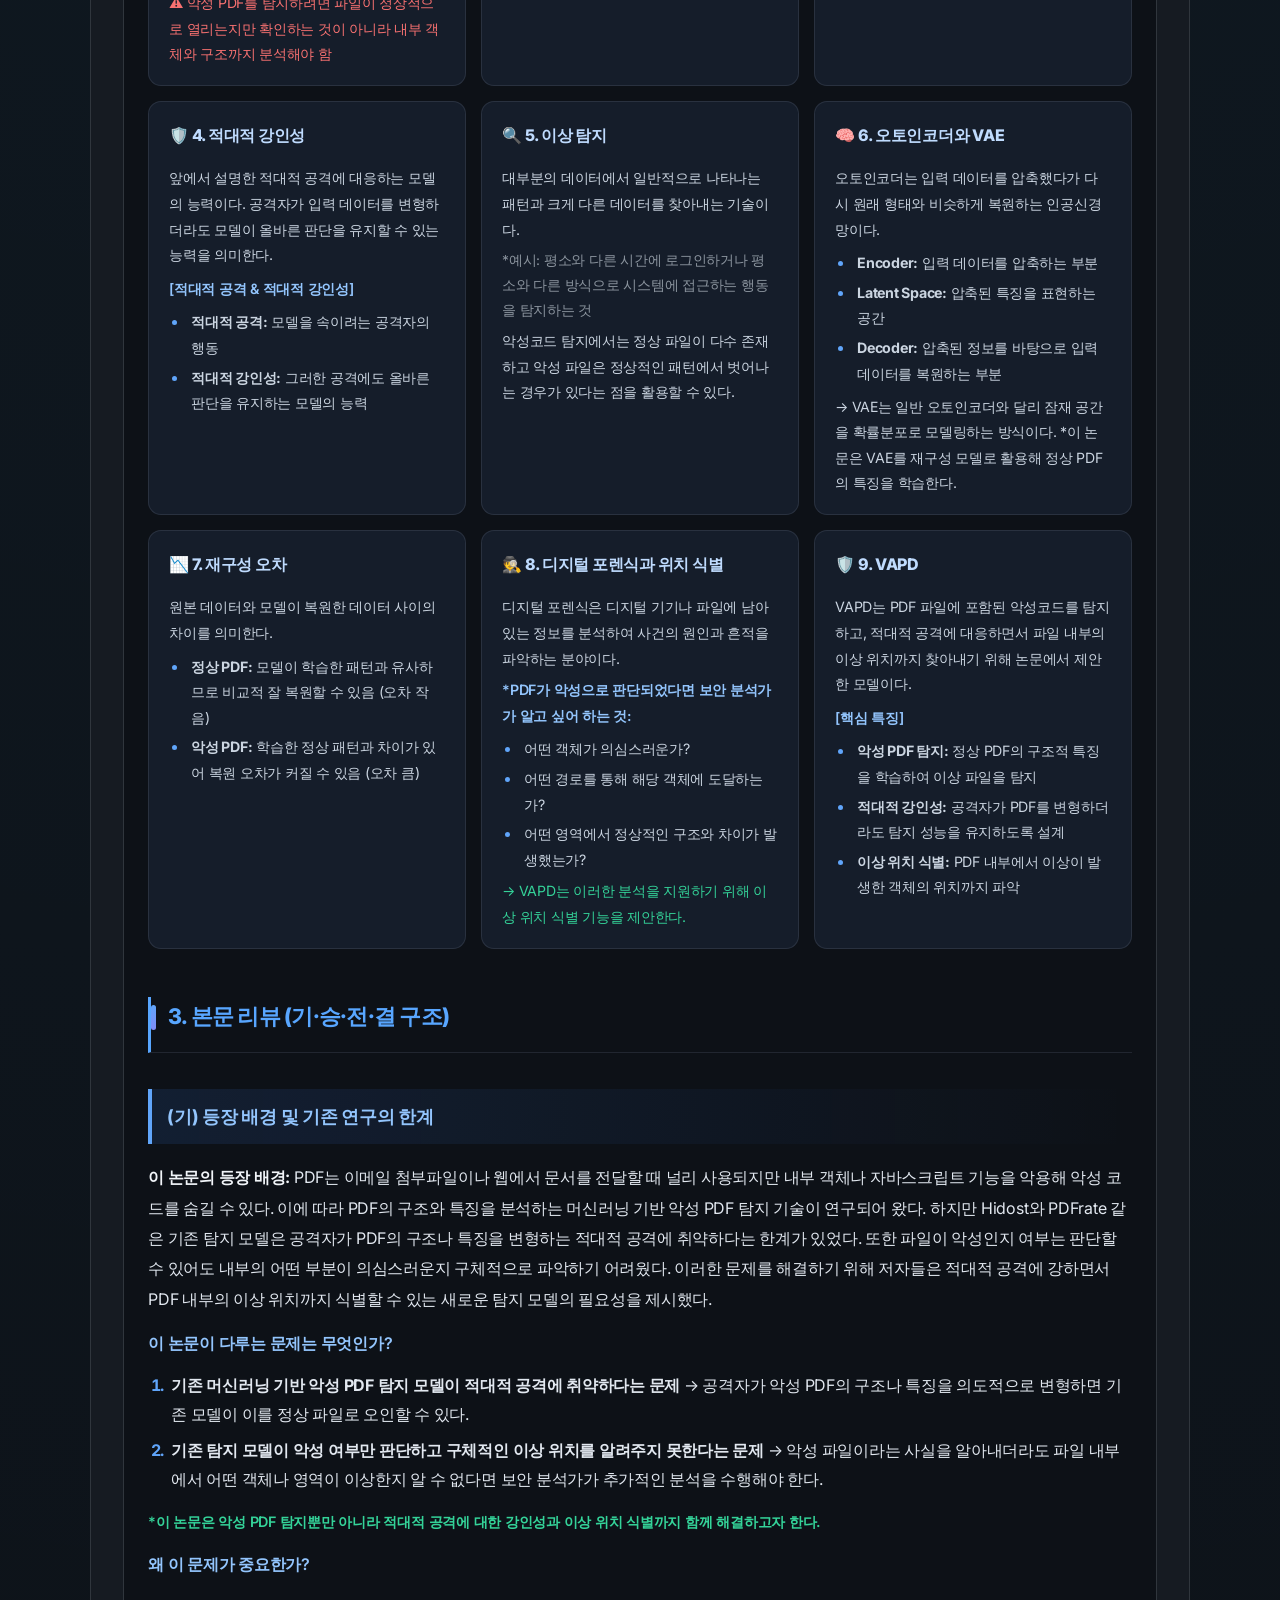
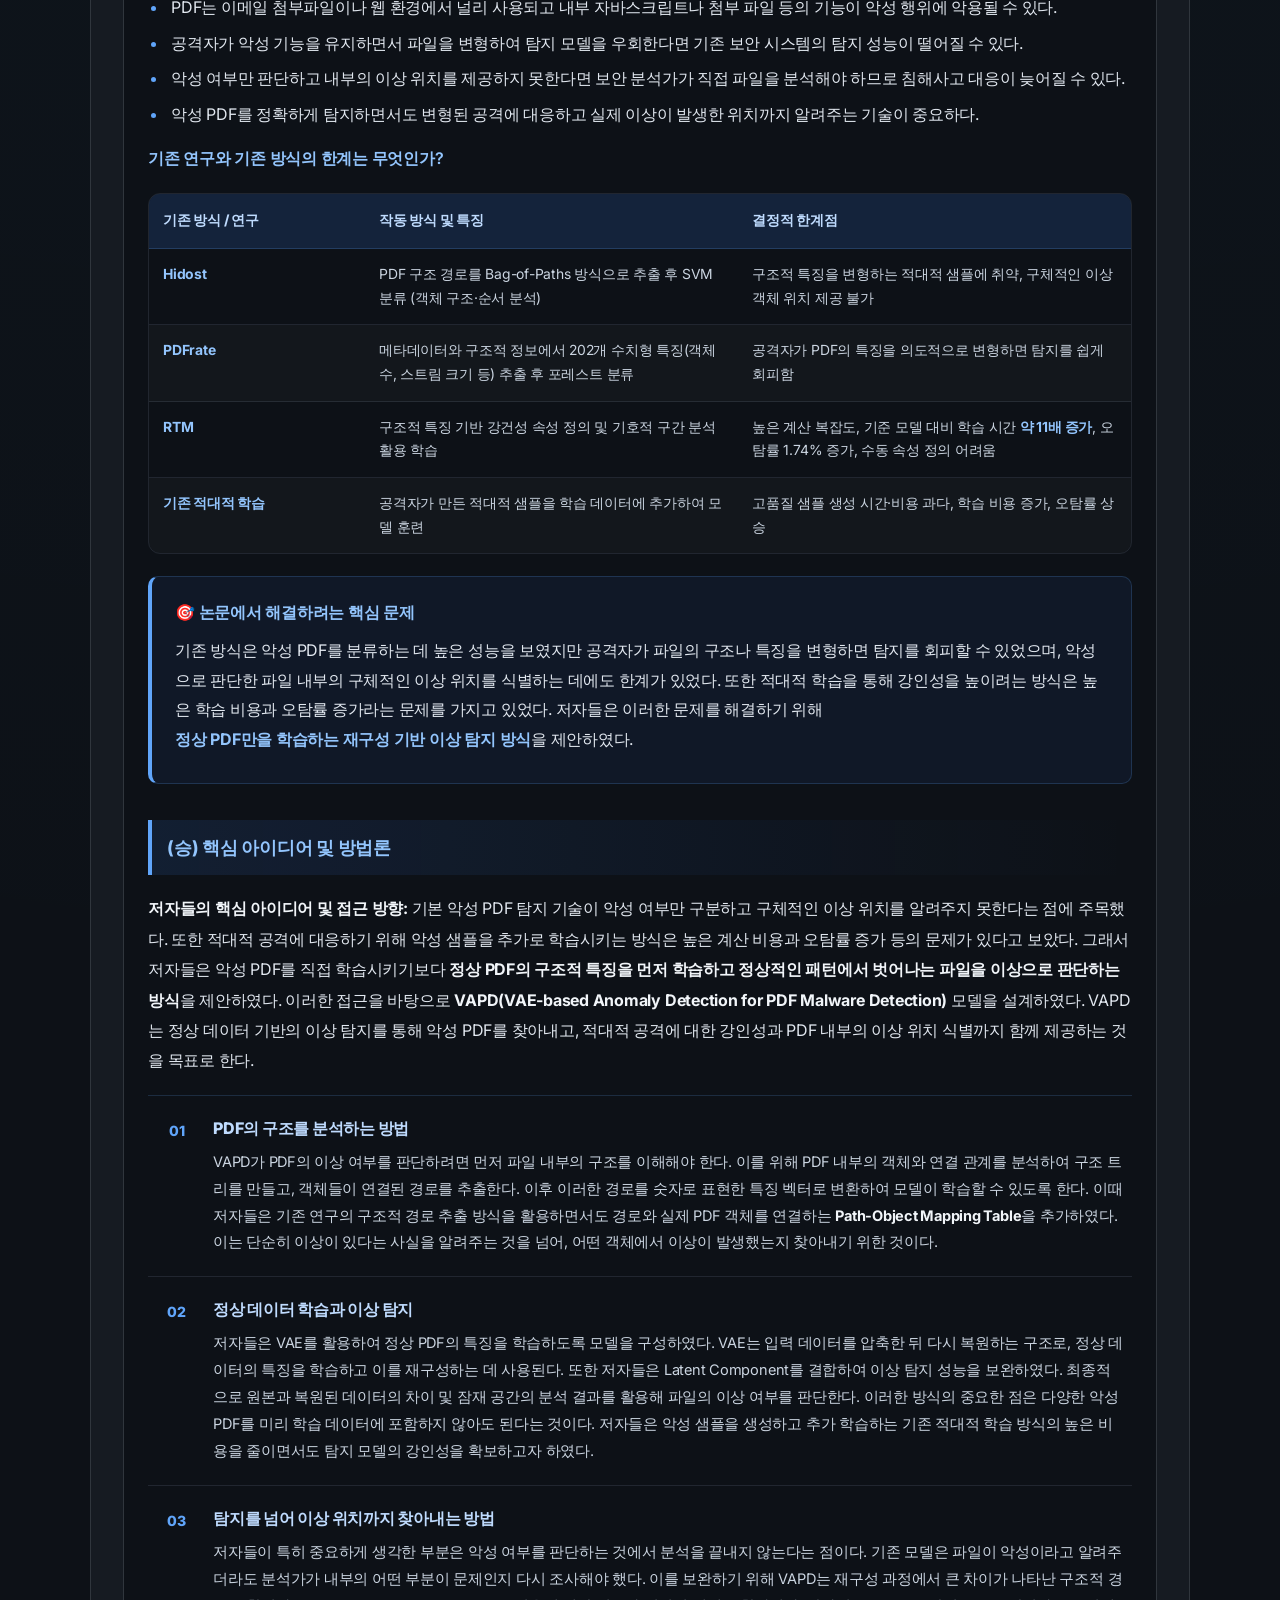
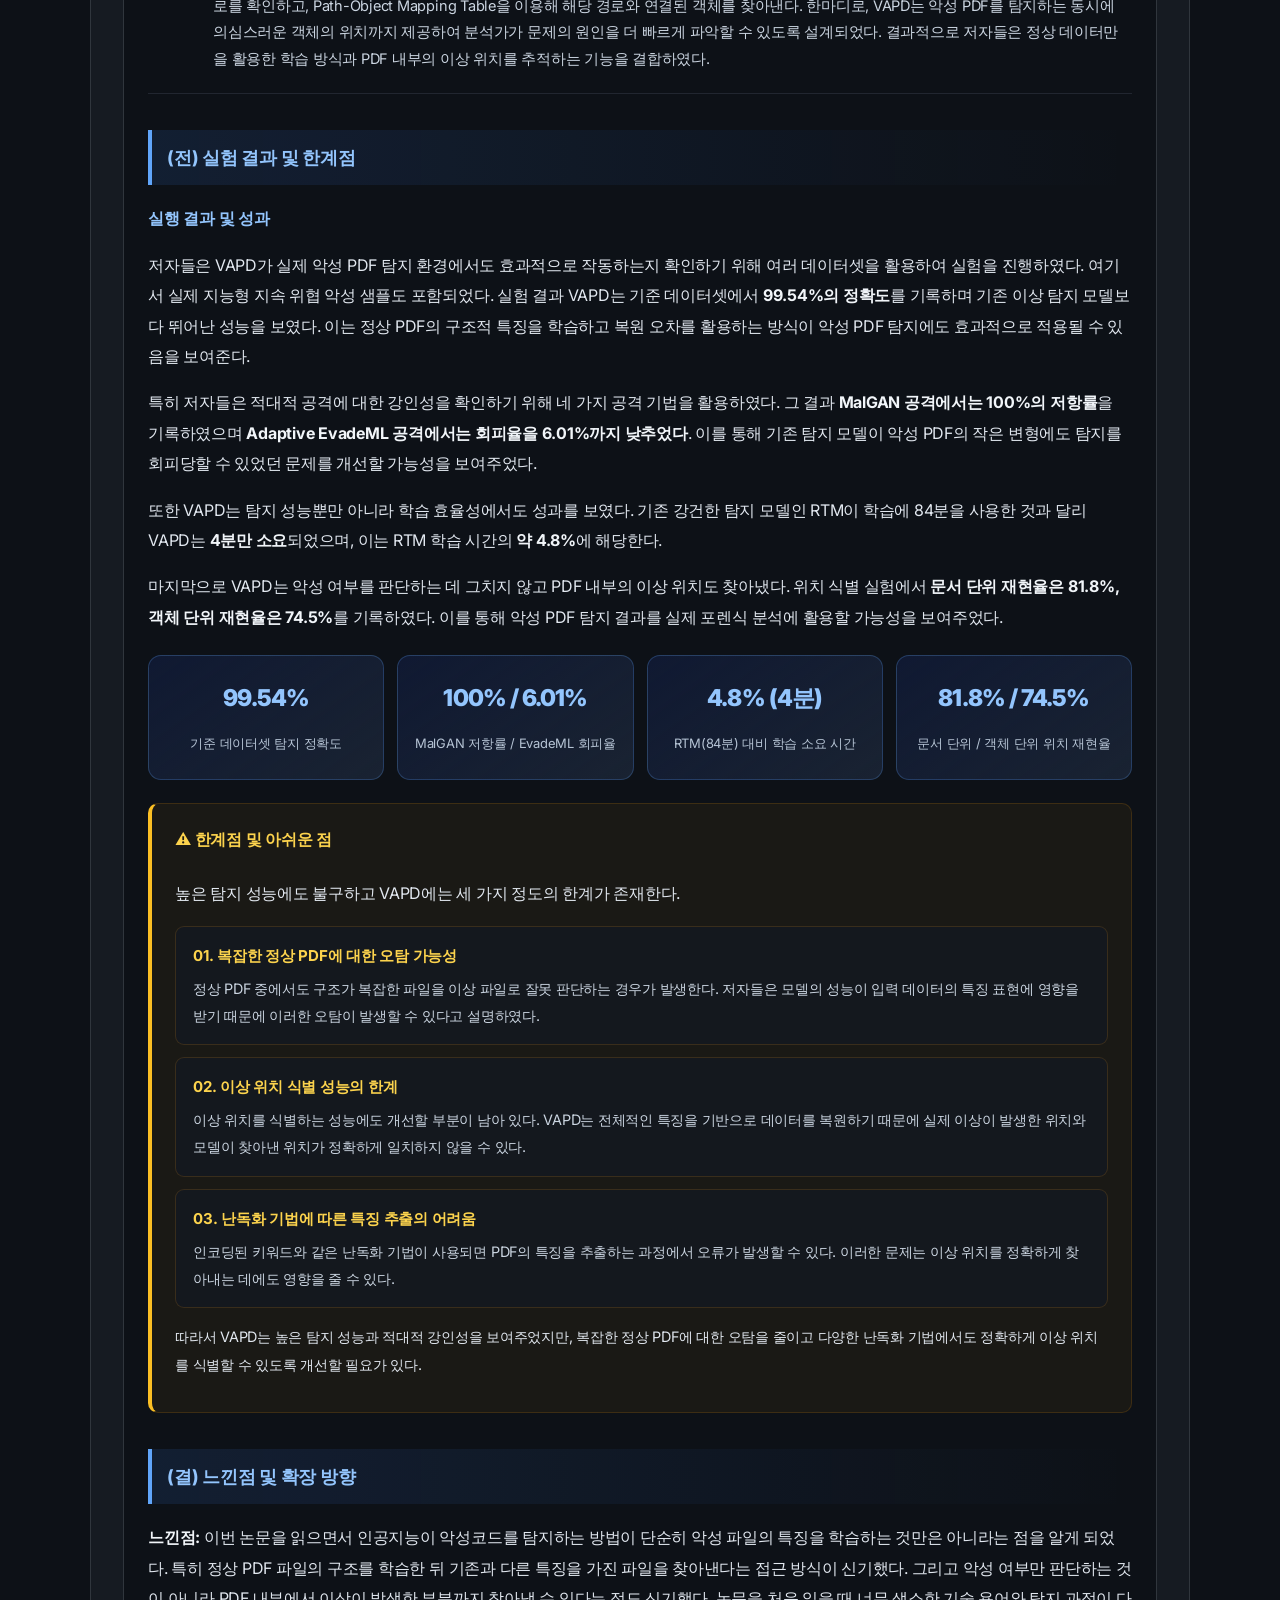
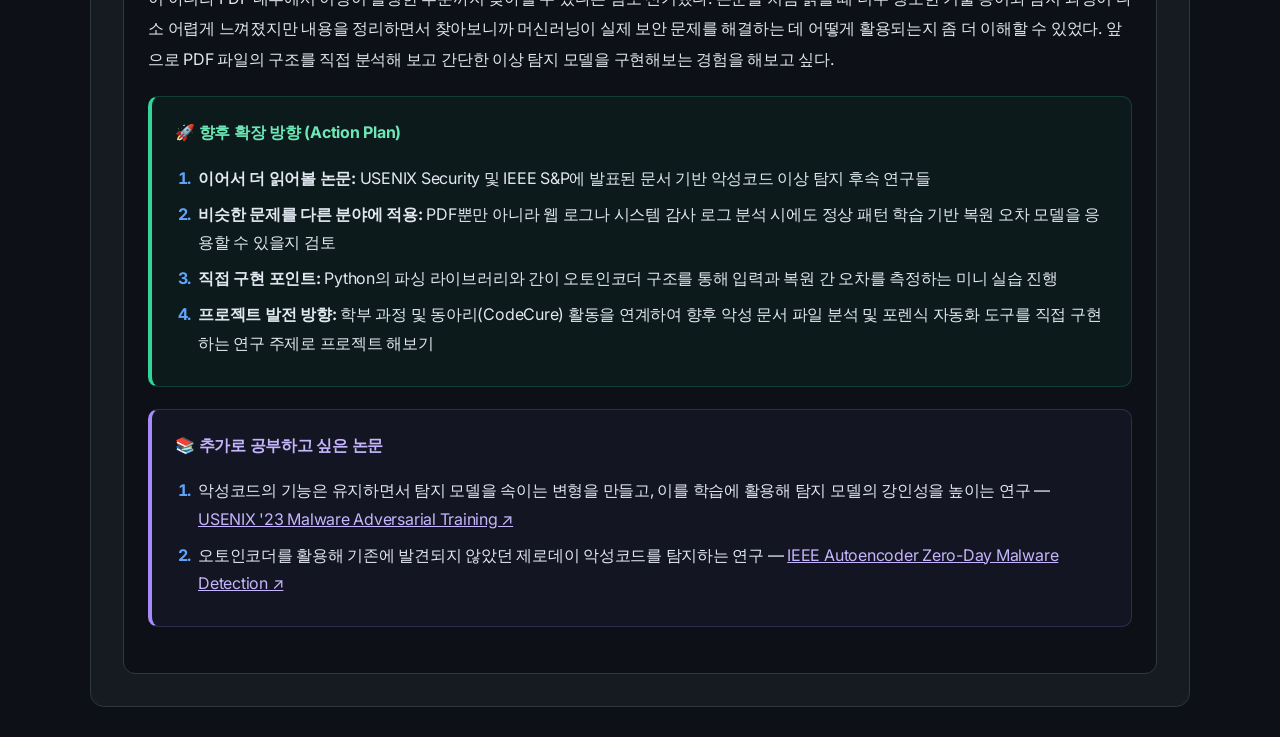
<file: posts/vapd.html>
<!DOCTYPE html>
<html lang="ko"><head><meta charset="utf-8"/><meta content="width=device-width, initial-scale=1.0" name="viewport"/><title>VAPD 논문 리뷰 | DFIR &amp; Cyber Security Archive</title><link href="https://fonts.googleapis.com" rel="preconnect"/><link crossorigin="" href="https://fonts.gstatic.com" rel="preconnect"/><link href="https://fonts.googleapis.com/css2?family=Fira+Code:wght@400;600&amp;family=Inter:wght@400;500;600;700&amp;display=swap" rel="stylesheet"/><link href="../style.css" rel="stylesheet"/></head><body class="standalone-post"><div class="container"><div class="page" id="vapd-review">
<style>
        /* =========================
           VAPD PAPER REVIEW DESIGN
        ========================= */

        #vapd-review {
            --review-blue: #60a5fa;
            --review-light-blue: #93c5fd;
            --review-purple: #a78bfa;
            --review-green: #34d399;
            --review-orange: #fbbf24;
            --review-text: #e2e8f0;
            --review-muted: #a1afc2;
            --review-border: rgba(148, 163, 184, 0.15);
            --review-card: rgba(30, 41, 59, 0.55);
            color: var(--review-text);
        }

        #vapd-review .post-content {
            line-height: 1.85;
            letter-spacing: -0.015em;
        }

        #vapd-review .page-header {
            padding: 28px 0 30px;
            margin-bottom: 30px;
            border-bottom: 1px solid var(--review-border);
        }

        #vapd-review .page-header h1 {
            font-size: clamp(1.5rem, 3vw, 2.1rem);
            font-weight: 800;
            letter-spacing: -0.04em;
            line-height: 1.5;
        }

        #vapd-review .subtag {
            display: inline-block;
            padding: 5px 11px;
            margin: 3px 4px 3px 0;
            border: 1px solid rgba(96, 165, 250, 0.25);
            border-radius: 20px;
            background: rgba(59, 130, 246, 0.10);
            color: #93c5fd;
            font-size: 0.78rem;
            font-weight: 700;
        }

        #vapd-review .back-btn {
            display: inline-flex;
            align-items: center;
            padding: 9px 15px;
            border: 1px solid var(--review-border);
            border-radius: 9px;
            color: var(--review-muted);
            text-decoration: none;
            font-size: 0.88rem;
            transition: 0.2s;
        }

        #vapd-review .back-btn:hover {
            color: white;
            border-color: var(--review-blue);
            background: rgba(59, 130, 246, 0.10);
        }

        /* 메타데이터 카드 */
        #vapd-review .paper-meta-card {
            position: relative;
            overflow: hidden;
            background: linear-gradient(
                135deg,
                rgba(30, 64, 175, 0.17),
                rgba(30, 41, 59, 0.65)
            );
            border: 1px solid rgba(96, 165, 250, 0.25);
            border-radius: 16px;
            padding: 25px;
            margin-bottom: 38px;
            line-height: 1.85;
            box-shadow: 0 10px 30px rgba(0, 0, 0, 0.12);
        }

        #vapd-review .paper-meta-card > div:first-child {
            font-size: 1.1rem !important;
            letter-spacing: -0.02em;
        }

        #vapd-review .meta-grid {
            display: grid;
            grid-template-columns: repeat(auto-fit, minmax(220px, 1fr));
            gap: 15px;
            margin-bottom: 18px;
            padding-bottom: 20px;
            border-bottom: 1px solid var(--review-border);
        }

        #vapd-review .meta-item {
            padding: 13px 15px;
            background: rgba(15, 23, 42, 0.35);
            border: 1px solid rgba(148, 163, 184, 0.10);
            border-radius: 10px;
            font-size: 0.9rem;
        }

        #vapd-review .meta-label {
            color: var(--review-muted);
            font-size: 0.77rem;
            font-weight: 700;
            letter-spacing: 0.04em;
            margin-bottom: 5px;
        }

        /* 섹션 제목 */
        #vapd-review .review-section {
            margin-top: 48px;
        }

        #vapd-review .review-section h2 {
            display: flex;
            align-items: center;
            gap: 12px;
            font-size: 1.35rem;
            font-weight: 800;
            letter-spacing: -0.035em;
            padding: 0 0 15px 0;
            margin-bottom: 25px;
            border-bottom: 1px solid var(--review-border);
        }

        #vapd-review .review-section h2::before {
            content: "";
            display: block;
            width: 5px;
            height: 25px;
            border-radius: 5px;
            background: linear-gradient(180deg, #60a5fa, #818cf8);
            flex-shrink: 0;
        }

        #vapd-review .review-section h3 {
            font-size: 1.12rem;
            font-weight: 750;
            color: var(--review-light-blue);
            margin: 36px 0 18px;
            padding: 11px 15px;
            border-left: 4px solid var(--review-blue);
            border-radius: 0 8px 8px 0;
            background: linear-gradient(
                90deg,
                rgba(59, 130, 246, 0.12),
                transparent
            );
        }

        #vapd-review .review-section p {
            color: var(--review-text);
            line-height: 1.9;
            margin-bottom: 13px;
        }

        #vapd-review .review-section p b {
            color: #f1f5f9;
        }

        #vapd-review .review-section ul,
        #vapd-review .review-section ol {
            padding-left: 23px;
        }

        #vapd-review .review-section li {
            padding-left: 3px;
            margin-bottom: 7px;
            line-height: 1.8;
        }

        #vapd-review .review-section li::marker {
            color: var(--review-blue);
            font-weight: 700;
        }

        /* 개념 카드 */
        #vapd-review .concept-grid {
            display: grid;
            grid-template-columns: repeat(auto-fit, minmax(280px, 1fr));
            gap: 15px;
            margin-top: 18px;
        }

        #vapd-review .concept-card {
            position: relative;
            background: var(--review-card);
            border: 1px solid var(--review-border);
            border-radius: 13px;
            padding: 19px 20px;
            transition: transform 0.22s ease, border-color 0.22s ease,
                        background 0.22s ease;
        }

        #vapd-review .concept-card:hover {
            transform: translateY(-3px);
            border-color: rgba(96, 165, 250, 0.45);
            background: rgba(37, 52, 75, 0.75);
        }

        #vapd-review .concept-title {
            font-weight: 800;
            font-size: 1rem;
            margin-bottom: 12px;
            color: #bfdbfe;
            display: flex;
            align-items: center;
            gap: 8px;
        }

        #vapd-review .concept-card p,
        #vapd-review .concept-card ul {
            font-size: 0.89rem;
            color: #cbd5e1;
            margin-bottom: 0;
            line-height: 1.8;
        }

        #vapd-review .concept-card ul {
            padding-left: 19px;
            margin-top: 8px;
        }

        #vapd-review .concept-card li {
            margin-bottom: 4px;
        }

        /* 흐름도 */
        #vapd-review .flow-diagram {
            background: rgba(16, 185, 129, 0.07);
            border: 1px dashed rgba(52, 211, 153, 0.4);
            border-radius: 10px;
            padding: 16px;
            margin: 15px 0;
            font-size: 0.88rem;
            text-align: center;
            color: #a7f3d0;
            font-weight: 600;
            line-height: 2;
        }

        /* 비교 테이블 */
        #vapd-review .styled-table {
            width: 100%;
            border-collapse: separate;
            border-spacing: 0;
            margin: 20px 0;
            font-size: 0.87rem;
            border: 1px solid var(--review-border);
            border-radius: 12px;
            overflow: hidden;
        }

        #vapd-review .styled-table th {
            background: rgba(59, 130, 246, 0.16);
            color: #bfdbfe;
            text-align: left;
            padding: 14px;
            font-weight: 750;
            border-bottom: 1px solid rgba(96, 165, 250, 0.2);
        }

        #vapd-review .styled-table td {
            padding: 14px;
            border-bottom: 1px solid var(--review-border);
            line-height: 1.7;
            color: #cbd5e1;
            vertical-align: top;
        }

        #vapd-review .styled-table tr:last-child td {
            border-bottom: none;
        }

        #vapd-review .styled-table tr:nth-child(even) {
            background: rgba(255, 255, 255, 0.025);
        }

        #vapd-review .styled-table td b {
            color: #93c5fd;
        }

        /* 실험 결과 카드 */
        #vapd-review .stat-grid {
            display: grid;
            grid-template-columns: repeat(auto-fit, minmax(170px, 1fr));
            gap: 13px;
            margin: 23px 0;
        }

        #vapd-review .stat-box {
            position: relative;
            overflow: hidden;
            background: linear-gradient(
                145deg,
                rgba(30, 64, 175, 0.18),
                rgba(30, 41, 59, 0.75)
            );
            border: 1px solid rgba(96, 165, 250, 0.25);
            border-radius: 13px;
            padding: 21px 13px;
            text-align: center;
            transition: transform 0.2s, border-color 0.2s;
        }

        #vapd-review .stat-box:hover {
            transform: translateY(-3px);
            border-color: rgba(96, 165, 250, 0.65);
        }

        #vapd-review .stat-num {
            font-size: 1.45rem;
            font-weight: 850;
            color: #93c5fd;
            display: block;
            margin-bottom: 8px;
            letter-spacing: -0.04em;
        }

        #vapd-review .stat-desc {
            font-size: 0.81rem;
            color: #b6c4d5;
            line-height: 1.6;
        }

        /* 강조 박스 */
        #vapd-review .callout-box {
            background: rgba(245, 158, 11, 0.055);
            border: 1px solid rgba(245, 158, 11, 0.16);
            border-left: 4px solid #fbbf24;
            border-radius: 10px;
            padding: 21px 23px;
            margin: 22px 0;
            line-height: 1.85;
        }

        #vapd-review .callout-box > b {
            display: inline-block;
            color: #fcd34d;
            font-size: 1rem;
            margin-bottom: 8px;
        }

        #vapd-review .callout-box.action {
            border: 1px solid rgba(52, 211, 153, 0.2);
            border-left: 4px solid #34d399;
            background: rgba(16, 185, 129, 0.055);
        }

        #vapd-review .callout-box.action > b {
            color: #6ee7b7;
        }

        #vapd-review .callout-box.paper {
            border: 1px solid rgba(167, 139, 250, 0.2);
            border-left: 4px solid #a78bfa;
            background: rgba(139, 92, 246, 0.055);
        }

        #vapd-review .callout-box.paper > b {
            color: #c4b5fd;
        }

        /* 핵심 문제 박스 */
        #vapd-review .callout-box[style*="border-left-color: #3b82f6"] {
            border: 1px solid rgba(96, 165, 250, 0.2);
            border-left: 4px solid #60a5fa !important;
            border-radius: 10px;
            background: rgba(59, 130, 246, 0.07) !important;
        }

        #vapd-review .callout-box[style*="border-left-color: #3b82f6"] > b {
            color: #93c5fd;
        }

        /* 한계점 개별 카드 */
        #vapd-review .limitation-list {
            display: grid;
            gap: 12px;
            margin-top: 17px;
        }

        #vapd-review .limitation-item {
            padding: 15px 17px;
            background: rgba(15, 23, 42, 0.48);
            border: 1px solid rgba(245, 158, 11, 0.16);
            border-radius: 9px;
        }

        #vapd-review .limitation-item b {
            display: block;
            color: #fcd34d;
            font-size: 0.94rem;
            margin-bottom: 5px;
        }

        #vapd-review .limitation-item p {
            margin: 0;
            font-size: 0.9rem;
            color: #cbd5e1;
        }

        /* (승) 세로형 설명 레이아웃 */
        #vapd-review .approach-list {
            display: flex;
            flex-direction: column;
            gap: 0;
            margin-top: 19px;
            border-top: 1px solid rgba(96, 165, 250, 0.18);
        }

        #vapd-review .approach-item {
            display: grid;
            grid-template-columns: 42px minmax(0, 1fr);
            gap: 15px;
            padding: 20px 8px;
            border-bottom: 1px solid var(--review-border);
            transition: background 0.2s ease;
        }

        #vapd-review .approach-item:hover {
            background: rgba(59, 130, 246, 0.045);
        }

        #vapd-review .approach-number {
            display: flex;
            align-items: flex-start;
            justify-content: center;
            padding-top: 2px;
            color: #60a5fa;
            font-size: 0.88rem;
            font-weight: 800;
            letter-spacing: 0.02em;
        }

        #vapd-review .approach-content {
            min-width: 0;
        }

        #vapd-review .approach-title {
            color: #bfdbfe;
            font-size: 1rem;
            font-weight: 800;
            line-height: 1.55;
            margin-bottom: 8px;
        }

        #vapd-review .approach-content p {
            color: #cbd5e1;
            font-size: 0.91rem;
            line-height: 1.85;
            margin: 0;
        }

        /* 반응형 */
        @media (max-width: 650px) {
            #vapd-review .paper-meta-card {
                padding: 17px;
            }

            #vapd-review .review-section h2 {
                font-size: 1.15rem;
            }

            #vapd-review .concept-grid {
                grid-template-columns: 1fr;
            }

            #vapd-review .styled-table {
                font-size: 0.78rem;
            }

            #vapd-review .styled-table th,
            #vapd-review .styled-table td {
                padding: 9px;
            }

            #vapd-review .callout-box {
                padding: 16px;
            }

            #vapd-review .approach-item {
                grid-template-columns: 32px minmax(0, 1fr);
                gap: 10px;
                padding: 17px 3px;
            }

            #vapd-review .approach-title {
                font-size: 0.95rem;
            }

            #vapd-review .approach-content p {
                font-size: 0.88rem;
            }
        }
    </style>
<a class="back-btn" href="../index.html#conf">← 논문/컨퍼런스 목록으로 돌아가기</a>
<div class="page-header">
<span class="subtag">USENIX Security '25</span>
<span class="subtag">Paper Review</span>
<span class="subtag">DFIR &amp; Malware</span>
<h1 style="margin-top:12px; line-height: 1.35;">🎓 [논문 심층 리뷰] VAPD: An Anomaly Detection Model for PDF Malware Forensics with Adversarial Robustness</h1>
<p style="color: var(--text-secondary); margin: 8px 0 0 0; font-size: 0.92rem;">🗓️ 2026.11.07  |  ✍️ 작성자: 김민경 (정보보안공학과)</p>
</div>
<div class="post-content">
<!-- 1. 선정 논문 정보 카드 -->
<div class="paper-meta-card">
<div style="font-weight: 700; font-size: 1.05rem; margin-bottom: 12px; color: #93c5fd;">📌 1. 선정 논문 정보</div>
<div class="meta-grid">
<div class="meta-item">
<span class="meta-label">발표 학회</span>
<b>USENIX Security Symposium</b> (보안 4대 탑 컨퍼런스)
                </div>
<div class="meta-item">
<span class="meta-label">저자 및 소속</span>
                    Side Liu (Wuhan Univ.), Jiang Ming (Tulane Univ.) 외
                </div>
<div class="meta-item">
<span class="meta-label">원문 링크</span>
<a href="https://www.usenix.org/conference/usenixsecurity25/presentation/liu-side" style="color: var(--accent-blue, #60a5fa); text-decoration: underline;" target="_blank">USENIX '25 발표 페이지 바로가기 ↗</a>
</div>
</div>
<div style="font-size: 0.94rem;">
<b>💡 논문 선정 이유:</b> 평소 깊은 관심을 가지고 있는 디지털 포렌식 및 DFIR 분야와 관련된 연구라는 점에서 이 논문을 선정하였다. 특히 보안 분야의 대표적인 최상위 학술대회 중 하나인 USENIX Security Symposium에 발표된 최신 연구라는 점이 좋았다. 그리고 기존 머신러닝 기반 악성 PDF 탐지 모델이 공격자의 의도적인 변형에 취약하고 악성 여부를 판별하더라도 PDF 내부의 구체적인 이상 위치를 식별하는 데 한계가 있다는 점에서 관심을 가지게 되었고, VAPD는 정상 PDF의 구조적 특징을 학습하고 재구성 오차를 이용하여 이상을 탐지하는 동시에, 이상이 발생한 객체의 위치까지 식별한다는 점이 흥미로웠다. 악성코드 탐지를 넘어 디지털 포렌식 분야와 연결할 수 있고 나중에 직접 해보거나 프로젝트하는 데 도움이 될 것 같아서 이 논문을 선정하였다.
            </div>
</div>
<!-- 2. 논문을 읽기 전 사전 정리 -->
<div class="review-section">
<h2>2. 논문을 읽기 전 사전 정리 (기초 개념)</h2>
<div class="concept-grid">
<div class="concept-card">
<div class="concept-title">📄 1. PDF와 악성 PDF</div>
<p>PDF는 문서의 글자와 이미지뿐만 아니라 여러 객체, 스크립트, 첨부파일 등의 정보를 포함할 수 있는 문서 형식이다.</p>
<p style="margin-top: 8px; font-weight: 600; color: #93c5fd;">[PDF 파일은 크게 4가지 영역으로 구성]</p>
<ul>
<li><b>Header:</b> PDF 버전 등의 기본 정보</li>
<li><b>Body:</b> 실제 문서 내용과 여러 객체가 저장되는 부분</li>
<li><b>Cross-reference Table:</b> 각 객체가 파일의 어느 위치에 있는지 알려주는 정보</li>
<li><b>Trailer:</b> 문서의 루트 객체와 파일을 읽기 위한 시작 정보 등을 포함</li>
</ul>
<p style="margin-top: 8px; font-weight: 600; color: #93c5fd;">[기초 용어]</p>
<ul>
<li><b>Object(객체):</b> PDF 내부에 존재하는 개별 데이터 단위</li>
<li><b>Stream(스트림):</b> 이미지, 글꼴, 스크립트 등의 데이터가 저장될 수 있는 영역</li>
<li><b>JavaScript:</b> PDF 내부에서 특정 동작을 수행하는 데 사용될 수 있는 스크립트</li>
<li><b>Payload(페이로드):</b> 공격자가 실제로 실행하거나 전달하려는 악성 데이터</li>
</ul>
<p style="margin-top: 10px; font-size: 0.88rem; color: #f87171;">⚠️ 악성 PDF를 탐지하려면 파일이 정상적으로 열리는지만 확인하는 것이 아니라 내부 객체와 구조까지 분석해야 함</p>
</div>
<div class="concept-card">
<div class="concept-title">🤖 2. 머신러닝 기반 악성코드 탐지</div>
<p>머신러닝 기반 악성코드 탐지는 정상 파일과 악성 파일의 특징을 분석하여 새로운 파일이 어느 쪽에 해당하는지 판단하는 방식이다.</p>
<p style="margin-top: 8px; font-weight: 600; color: #93c5fd;">[중요 용어]</p>
<ul>
<li><b>지도학습:</b> 정상, 악성처럼 정답이 표시된 데이터를 이용해 학습하는 방식</li>
<li><b>분류:</b> 입력 데이터를 정상 또는 악성 등 정해진 범주로 구분하는 작업</li>
<li><b>특징:</b> 모델이 데이터를 분석할 때 사용하는 정보</li>
<li><b>이진 분류:</b> 두 가지 범주 중 하나로 분류하는 방식</li>
</ul>
</div>
<div class="concept-card">
<div class="concept-title">⚔️ 3. 적대적 공격</div>
<p>공격자가 인공지능 모델을 속여 잘못된 결과를 내도록 입력 데이터를 의도적으로 변형하는 공격이다.</p>
<p style="font-size: 0.86rem; margin: 6px 0; color: var(--text-secondary);">*이 논문에서는 악성 PDF의 기능은 유지하면서 PDF의 특징이나 구조를 변형해 탐지 모델이 정상 파일이라고 판단하도록 유도하는 상황을 다룬다.</p>
<div class="flow-diagram">
                        원본 악성 PDF (악성 탐지)<br/>↓<br/>변형된 악성 PDF (악성 기능 유지, 특징 변경)<br/>↓<br/>기존 탐지 모델 (정상으로 오인 가능성)
                    </div>
<p style="margin-top: 6px; font-weight: 600; color: #f87171; text-align: center;">파일은 악성 기능은 그대로인데 모델의 판단만 잘못되도록 유도한다는 것이다!</p>
</div>
<div class="concept-card">
<div class="concept-title">🛡️ 4. 적대적 강인성</div>
<p>앞에서 설명한 적대적 공격에 대응하는 모델의 능력이다. 공격자가 입력 데이터를 변형하더라도 모델이 올바른 판단을 유지할 수 있는 능력을 의미한다.</p>
<p style="margin-top: 8px; font-weight: 600; color: #93c5fd;">[적대적 공격 &amp; 적대적 강인성]</p>
<ul>
<li><b>적대적 공격:</b> 모델을 속이려는 공격자의 행동</li>
<li><b>적대적 강인성:</b> 그러한 공격에도 올바른 판단을 유지하는 모델의 능력</li>
</ul>
</div>
<div class="concept-card">
<div class="concept-title">🔍 5. 이상 탐지</div>
<p>대부분의 데이터에서 일반적으로 나타나는 패턴과 크게 다른 데이터를 찾아내는 기술이다.</p>
<p style="font-size: 0.86rem; margin: 6px 0; color: var(--text-secondary);">*예시: 평소와 다른 시간에 로그인하거나 평소와 다른 방식으로 시스템에 접근하는 행동을 탐지하는 것</p>
<p style="margin-top: 6px; font-size: 0.88rem;">악성코드 탐지에서는 정상 파일이 다수 존재하고 악성 파일은 정상적인 패턴에서 벗어나는 경우가 있다는 점을 활용할 수 있다.</p>
</div>
<div class="concept-card">
<div class="concept-title">🧠 6. 오토인코더와 VAE</div>
<p>오토인코더는 입력 데이터를 압축했다가 다시 원래 형태와 비슷하게 복원하는 인공신경망이다.</p>
<ul>
<li><b>Encoder:</b> 입력 데이터를 압축하는 부분</li>
<li><b>Latent Space:</b> 압축된 특징을 표현하는 공간</li>
<li><b>Decoder:</b> 압축된 정보를 바탕으로 입력 데이터를 복원하는 부분</li>
</ul>
<p style="margin-top: 8px; font-size: 0.88rem;">→ VAE는 일반 오토인코더와 달리 잠재 공간을 확률분포로 모델링하는 방식이다. *이 논문은 VAE를 재구성 모델로 활용해 정상 PDF의 특징을 학습한다.</p>
</div>
<div class="concept-card">
<div class="concept-title">📉 7. 재구성 오차</div>
<p>원본 데이터와 모델이 복원한 데이터 사이의 차이를 의미한다.</p>
<ul>
<li><b>정상 PDF:</b> 모델이 학습한 패턴과 유사하므로 비교적 잘 복원할 수 있음 (오차 작음)</li>
<li><b>악성 PDF:</b> 학습한 정상 패턴과 차이가 있어 복원 오차가 커질 수 있음 (오차 큼)</li>
</ul>
</div>
<div class="concept-card">
<div class="concept-title">🕵️ 8. 디지털 포렌식과 위치 식별</div>
<p>디지털 포렌식은 디지털 기기나 파일에 남아 있는 정보를 분석하여 사건의 원인과 흔적을 파악하는 분야이다.</p>
<p style="margin-top: 6px; font-weight: 600; color: #93c5fd;">*PDF가 악성으로 판단되었다면 보안 분석가가 알고 싶어 하는 것:</p>
<ul>
<li>어떤 객체가 의심스러운가?</li>
<li>어떤 경로를 통해 해당 객체에 도달하는가?</li>
<li>어떤 영역에서 정상적인 구조와 차이가 발생했는가?</li>
</ul>
<p style="margin-top: 6px; font-size: 0.88rem; color: #34d399;">→ VAPD는 이러한 분석을 지원하기 위해 이상 위치 식별 기능을 제안한다.</p>
</div>
<!-- 추가된 9번 개념 -->
<div class="concept-card">
<div class="concept-title">🛡️ 9. VAPD</div>
<p>VAPD는 PDF 파일에 포함된 악성코드를 탐지하고, 적대적 공격에 대응하면서 파일 내부의 이상 위치까지 찾아내기 위해 논문에서 제안한 모델이다.</p>
<p style="margin-top: 8px; font-weight: 600; color: #93c5fd;">[핵심 특징]</p>
<ul>
<li><b>악성 PDF 탐지:</b> 정상 PDF의 구조적 특징을 학습하여 이상 파일을 탐지</li>
<li><b>적대적 강인성:</b> 공격자가 PDF를 변형하더라도 탐지 성능을 유지하도록 설계</li>
<li><b>이상 위치 식별:</b> PDF 내부에서 이상이 발생한 객체의 위치까지 파악</li>
</ul>
</div>
</div>
</div>
<!-- 3. 본문 리뷰 (기, 승, 전, 결) -->
<div class="review-section">
<h2>3. 본문 리뷰 (기·승·전·결 구조)</h2>
<h3>(기) 등장 배경 및 기존 연구의 한계</h3>
<p><b>이 논문의 등장 배경:</b> PDF는 이메일 첨부파일이나 웹에서 문서를 전달할 때 널리 사용되지만 내부 객체나 자바스크립트 기능을 악용해 악성 코드를 숨길 수 있다. 이에 따라 PDF의 구조와 특징을 분석하는 머신러닝 기반 악성 PDF 탐지 기술이 연구되어 왔다. 하지만 Hidost와 PDFrate 같은 기존 탐지 모델은 공격자가 PDF의 구조나 특징을 변형하는 적대적 공격에 취약하다는 한계가 있었다. 또한 파일이 악성인지 여부는 판단할 수 있어도 내부의 어떤 부분이 의심스러운지 구체적으로 파악하기 어려웠다. 이러한 문제를 해결하기 위해 저자들은 적대적 공격에 강하면서 PDF 내부의 이상 위치까지 식별할 수 있는 새로운 탐지 모델의 필요성을 제시했다.</p>
<p style="margin-top: 14px; font-weight: 600; color: #93c5fd;">이 논문이 다루는 문제는 무엇인가?</p>
<ol style="margin: 6px 0 14px 0; padding-left: 20px; line-height: 1.6;">
<li><b>기존 머신러닝 기반 악성 PDF 탐지 모델이 적대적 공격에 취약하다는 문제</b> → 공격자가 악성 PDF의 구조나 특징을 의도적으로 변형하면 기존 모델이 이를 정상 파일로 오인할 수 있다.</li>
<li><b>기존 탐지 모델이 악성 여부만 판단하고 구체적인 이상 위치를 알려주지 못한다는 문제</b> → 악성 파일이라는 사실을 알아내더라도 파일 내부에서 어떤 객체나 영역이 이상한지 알 수 없다면 보안 분석가가 추가적인 분석을 수행해야 한다.</li>
</ol>
<p style="font-size: 0.9rem; color: #34d399; font-weight: 600;">*이 논문은 악성 PDF 탐지뿐만 아니라 적대적 공격에 대한 강인성과 이상 위치 식별까지 함께 해결하고자 한다.</p>
<p style="margin-top: 14px; font-weight: 600; color: #93c5fd;">왜 이 문제가 중요한가?</p>
<ul style="margin: 6px 0 14px 0; padding-left: 20px; line-height: 1.6;">
<li>PDF는 이메일 첨부파일이나 웹 환경에서 널리 사용되고 내부 자바스크립트나 첨부 파일 등의 기능이 악성 행위에 악용될 수 있다.</li>
<li>공격자가 악성 기능을 유지하면서 파일을 변형하여 탐지 모델을 우회한다면 기존 보안 시스템의 탐지 성능이 떨어질 수 있다.</li>
<li>악성 여부만 판단하고 내부의 이상 위치를 제공하지 못한다면 보안 분석가가 직접 파일을 분석해야 하므로 침해사고 대응이 늦어질 수 있다.</li>
<li>악성 PDF를 정확하게 탐지하면서도 변형된 공격에 대응하고 실제 이상이 발생한 위치까지 알려주는 기술이 중요하다.</li>
</ul>
<p style="margin-top: 14px; font-weight: 600; color: #93c5fd;">기존 연구와 기존 방식의 한계는 무엇인가?</p>
<table class="styled-table">
<thead>
<tr>
<th style="width: 22%;">기존 방식 / 연구</th>
<th style="width: 38%;">작동 방식 및 특징</th>
<th style="width: 40%;">결정적 한계점</th>
</tr>
</thead>
<tbody>
<tr>
<td><b>Hidost</b></td>
<td>PDF 구조 경로를 Bag-of-Paths 방식으로 추출 후 SVM 분류 (객체 구조·순서 분석)</td>
<td>구조적 특징을 변형하는 적대적 샘플에 취약, 구체적인 이상 객체 위치 제공 불가</td>
</tr>
<tr>
<td><b>PDFrate</b></td>
<td>메타데이터와 구조적 정보에서 202개 수치형 특징(객체 수, 스트림 크기 등) 추출 후 포레스트 분류</td>
<td>공격자가 PDF의 특징을 의도적으로 변형하면 탐지를 쉽게 회피함</td>
</tr>
<tr>
<td><b>RTM</b></td>
<td>구조적 특징 기반 강건성 속성 정의 및 기호적 구간 분석 활용 학습</td>
<td>높은 계산 복잡도, 기준 모델 대비 학습 시간 <b>약 11배 증가</b>, 오탐률 1.74% 증가, 수동 속성 정의 어려움</td>
</tr>
<tr>
<td><b>기존 적대적 학습</b></td>
<td>공격자가 만든 적대적 샘플을 학습 데이터에 추가하여 모델 훈련</td>
<td>고품질 샘플 생성 시간·비용 과다, 학습 비용 증가, 오탐률 상승</td>
</tr>
</tbody>
</table>
<div class="callout-box" style="border-left-color: #3b82f6; background: rgba(59,130,246,0.05);">
<b>🎯 논문에서 해결하려는 핵심 문제</b><br/>
                기존 방식은 악성 PDF를 분류하는 데 높은 성능을 보였지만 공격자가 파일의 구조나 특징을 변형하면 탐지를 회피할 수 있었으며, 악성으로 판단한 파일 내부의 구체적인 이상 위치를 식별하는 데에도 한계가 있었다. 또한 적대적 학습을 통해 강인성을 높이려는 방식은 높은 학습 비용과 오탐률 증가라는 문제를 가지고 있었다. 저자들은 이러한 문제를 해결하기 위해 <b>정상 PDF만을 학습하는 재구성 기반 이상 탐지 방식</b>을 제안하였다.
            </div>
<h3>(승) 핵심 아이디어 및 방법론</h3>
<p><b>저자들의 핵심 아이디어 및 접근 방향:</b> 기본 악성 PDF 탐지 기술이 악성 여부만 구분하고 구체적인 이상 위치를 알려주지 못한다는 점에 주목했다. 또한 적대적 공격에 대응하기 위해 악성 샘플을 추가로 학습시키는 방식은 높은 계산 비용과 오탐률 증가 등의 문제가 있다고 보았다. 그래서 저자들은 악성 PDF를 직접 학습시키기보다 <b>정상 PDF의 구조적 특징을 먼저 학습하고 정상적인 패턴에서 벗어나는 파일을 이상으로 판단하는 방식</b>을 제안하였다. 이러한 접근을 바탕으로 <b>VAPD(VAE-based Anomaly Detection for PDF Malware Detection)</b> 모델을 설계하였다. VAPD는 정상 데이터 기반의 이상 탐지를 통해 악성 PDF를 찾아내고, 적대적 공격에 대한 강인성과 PDF 내부의 이상 위치 식별까지 함께 제공하는 것을 목표로 한다.</p>
<!-- 승 부분: 긴 카드 대신 세로형 설명 행 -->
<div class="approach-list">
<div class="approach-item">
<div class="approach-number">01</div>
<div class="approach-content">
<div class="approach-title">PDF의 구조를 분석하는 방법</div>
<p>VAPD가 PDF의 이상 여부를 판단하려면 먼저 파일 내부의 구조를 이해해야 한다. 이를 위해 PDF 내부의 객체와 연결 관계를 분석하여 구조 트리를 만들고, 객체들이 연결된 경로를 추출한다. 이후 이러한 경로를 숫자로 표현한 특징 벡터로 변환하여 모델이 학습할 수 있도록 한다. 이때 저자들은 기존 연구의 구조적 경로 추출 방식을 활용하면서도 경로와 실제 PDF 객체를 연결하는 <b>Path-Object Mapping Table</b>을 추가하였다. 이는 단순히 이상이 있다는 사실을 알려주는 것을 넘어, 어떤 객체에서 이상이 발생했는지 찾아내기 위한 것이다.</p>
</div>
</div>
<div class="approach-item">
<div class="approach-number">02</div>
<div class="approach-content">
<div class="approach-title">정상 데이터 학습과 이상 탐지</div>
<p>저자들은 VAE를 활용하여 정상 PDF의 특징을 학습하도록 모델을 구성하였다. VAE는 입력 데이터를 압축한 뒤 다시 복원하는 구조로, 정상 데이터의 특징을 학습하고 이를 재구성하는 데 사용된다. 또한 저자들은 Latent Component를 결합하여 이상 탐지 성능을 보완하였다. 최종적으로 원본과 복원된 데이터의 차이 및 잠재 공간의 분석 결과를 활용해 파일의 이상 여부를 판단한다. 이러한 방식의 중요한 점은 다양한 악성 PDF를 미리 학습 데이터에 포함하지 않아도 된다는 것이다. 저자들은 악성 샘플을 생성하고 추가 학습하는 기존 적대적 학습 방식의 높은 비용을 줄이면서도 탐지 모델의 강인성을 확보하고자 하였다.</p>
</div>
</div>
<div class="approach-item">
<div class="approach-number">03</div>
<div class="approach-content">
<div class="approach-title">탐지를 넘어 이상 위치까지 찾아내는 방법</div>
<p>저자들이 특히 중요하게 생각한 부분은 악성 여부를 판단하는 것에서 분석을 끝내지 않는다는 점이다. 기존 모델은 파일이 악성이라고 알려주더라도 분석가가 내부의 어떤 부분이 문제인지 다시 조사해야 했다. 이를 보완하기 위해 VAPD는 재구성 과정에서 큰 차이가 나타난 구조적 경로를 확인하고, Path-Object Mapping Table을 이용해 해당 경로와 연결된 객체를 찾아낸다. 한마디로, VAPD는 악성 PDF를 탐지하는 동시에 의심스러운 객체의 위치까지 제공하여 분석가가 문제의 원인을 더 빠르게 파악할 수 있도록 설계되었다. 결과적으로 저자들은 정상 데이터만을 활용한 학습 방식과 PDF 내부의 이상 위치를 추적하는 기능을 결합하였다.</p>
</div>
</div>
</div>
<h3>(전) 실험 결과 및 한계점</h3>
<p style="margin-top: 12px; font-weight: 600; color: #93c5fd;">실행 결과 및 성과</p>
<p>저자들은 VAPD가 실제 악성 PDF 탐지 환경에서도 효과적으로 작동하는지 확인하기 위해 여러 데이터셋을 활용하여 실험을 진행하였다. 여기서 실제 지능형 지속 위협 악성 샘플도 포함되었다. 실험 결과 VAPD는 기준 데이터셋에서 <b>99.54%의 정확도</b>를 기록하며 기존 이상 탐지 모델보다 뛰어난 성능을 보였다. 이는 정상 PDF의 구조적 특징을 학습하고 복원 오차를 활용하는 방식이 악성 PDF 탐지에도 효과적으로 적용될 수 있음을 보여준다.</p>
<p>특히 저자들은 적대적 공격에 대한 강인성을 확인하기 위해 네 가지 공격 기법을 활용하였다. 그 결과 <b>MalGAN 공격에서는 100%의 저항률</b>을 기록하였으며 <b>Adaptive EvadeML 공격에서는 회피율을 6.01%까지 낮추었다</b>. 이를 통해 기존 탐지 모델이 악성 PDF의 작은 변형에도 탐지를 회피당할 수 있었던 문제를 개선할 가능성을 보여주었다.</p>
<p>또한 VAPD는 탐지 성능뿐만 아니라 학습 효율성에서도 성과를 보였다. 기존 강건한 탐지 모델인 RTM이 학습에 84분을 사용한 것과 달리 VAPD는 <b>4분만 소요</b>되었으며, 이는 RTM 학습 시간의 <b>약 4.8%</b>에 해당한다.</p>
<p>마지막으로 VAPD는 악성 여부를 판단하는 데 그치지 않고 PDF 내부의 이상 위치도 찾아냈다. 위치 식별 실험에서 <b>문서 단위 재현율은 81.8%, 객체 단위 재현율은 74.5%</b>를 기록하였다. 이를 통해 악성 PDF 탐지 결과를 실제 포렌식 분석에 활용할 가능성을 보여주었다.</p>
<div class="stat-grid">
<div class="stat-box">
<span class="stat-num">99.54%</span>
<span class="stat-desc">기준 데이터셋 탐지 정확도</span>
</div>
<div class="stat-box">
<span class="stat-num">100% / 6.01%</span>
<span class="stat-desc">MalGAN 저항률 / EvadeML 회피율</span>
</div>
<div class="stat-box">
<span class="stat-num">4.8% (4분)</span>
<span class="stat-desc">RTM(84분) 대비 학습 소요 시간</span>
</div>
<div class="stat-box">
<span class="stat-num">81.8% / 74.5%</span>
<span class="stat-desc">문서 단위 / 객체 단위 위치 재현율</span>
</div>
</div>
<!-- 한계점 디자인 개선 -->
<div class="callout-box">
<b>⚠️ 한계점 및 아쉬운 점</b>
<p>높은 탐지 성능에도 불구하고 VAPD에는 세 가지 정도의 한계가 존재한다.</p>
<div class="limitation-list">
<div class="limitation-item">
<b>01. 복잡한 정상 PDF에 대한 오탐 가능성</b>
<p>정상 PDF 중에서도 구조가 복잡한 파일을 이상 파일로 잘못 판단하는 경우가 발생한다. 저자들은 모델의 성능이 입력 데이터의 특징 표현에 영향을 받기 때문에 이러한 오탐이 발생할 수 있다고 설명하였다.</p>
</div>
<div class="limitation-item">
<b>02. 이상 위치 식별 성능의 한계</b>
<p>이상 위치를 식별하는 성능에도 개선할 부분이 남아 있다. VAPD는 전체적인 특징을 기반으로 데이터를 복원하기 때문에 실제 이상이 발생한 위치와 모델이 찾아낸 위치가 정확하게 일치하지 않을 수 있다.</p>
</div>
<div class="limitation-item">
<b>03. 난독화 기법에 따른 특징 추출의 어려움</b>
<p>인코딩된 키워드와 같은 난독화 기법이 사용되면 PDF의 특징을 추출하는 과정에서 오류가 발생할 수 있다. 이러한 문제는 이상 위치를 정확하게 찾아내는 데에도 영향을 줄 수 있다.</p>
</div>
</div>
<p style="margin-top: 15px; font-size: 0.9rem;">따라서 VAPD는 높은 탐지 성능과 적대적 강인성을 보여주었지만, 복잡한 정상 PDF에 대한 오탐을 줄이고 다양한 난독화 기법에서도 정확하게 이상 위치를 식별할 수 있도록 개선할 필요가 있다.</p>
</div>
<h3>(결) 느낀점 및 확장 방향</h3>
<p><b>느낀점:</b> 이번 논문을 읽으면서 인공지능이 악성코드를 탐지하는 방법이 단순히 악성 파일의 특징을 학습하는 것만은 아니라는 점을 알게 되었다. 특히 정상 PDF 파일의 구조를 학습한 뒤 기존과 다른 특징을 가진 파일을 찾아낸다는 접근 방식이 신기했다. 그리고 악성 여부만 판단하는 것이 아니라 PDF 내부에서 이상이 발생한 부분까지 찾아낼 수 있다는 점도 신기했다. 논문을 처음 읽을 때 너무 생소한 기술 용어와 탐지 과정이 다소 어렵게 느껴졌지만 내용을 정리하면서 찾아보니까 머신러닝이 실제 보안 문제를 해결하는 데 어떻게 활용되는지 좀 더 이해할 수 있었다. 앞으로 PDF 파일의 구조를 직접 분석해 보고 간단한 이상 탐지 모델을 구현해보는 경험을 해보고 싶다.</p>
<div class="callout-box action">
<b>🚀 향후 확장 방향 (Action Plan)</b>
<ol style="margin: 8px 0 0 0; padding-left: 20px; line-height: 1.6;">
<li><b>이어서 더 읽어볼 논문:</b> USENIX Security 및 IEEE S&amp;P에 발표된 문서 기반 악성코드 이상 탐지 후속 연구들</li>
<li><b>비슷한 문제를 다른 분야에 적용:</b> PDF뿐만 아니라 웹 로그나 시스템 감사 로그 분석 시에도 정상 패턴 학습 기반 복원 오차 모델을 응용할 수 있을지 검토</li>
<li><b>직접 구현 포인트:</b> Python의 파싱 라이브러리와 간이 오토인코더 구조를 통해 입력과 복원 간 오차를 측정하는 미니 실습 진행</li>
<li><b>프로젝트 발전 방향:</b> 학부 과정 및 동아리(CodeCure) 활동을 연계하여 향후 악성 문서 파일 분석 및 포렌식 자동화 도구를 직접 구현하는 연구 주제로 프로젝트 해보기</li>
</ol>
</div>
<div class="callout-box paper">
<b>📚 추가로 공부하고 싶은 논문</b>
<ol style="margin: 8px 0 0 0; padding-left: 20px; line-height: 1.6;">
<li>악성코드의 기능은 유지하면서 탐지 모델을 속이는 변형을 만들고, 이를 학습에 활용해 탐지 모델의 강인성을 높이는 연구 — <a href="https://mahmoods01.github.io/publication/usenix23-malware-advtrain/" style="color: #c4b5fd; text-decoration: underline;" target="_blank">USENIX '23 Malware Adversarial Training ↗</a></li>
<li>오토인코더를 활용해 기존에 발견되지 않았던 제로데이 악성코드를 탐지하는 연구 — <a href="https://ieeexplore.ieee.org/abstract/document/" style="color: #c4b5fd; text-decoration: underline;" target="_blank">IEEE Autoencoder Zero-Day Malware Detection ↗</a></li>
</ol>
</div>
</div>
</div>
</div></div></body></html>
</file>
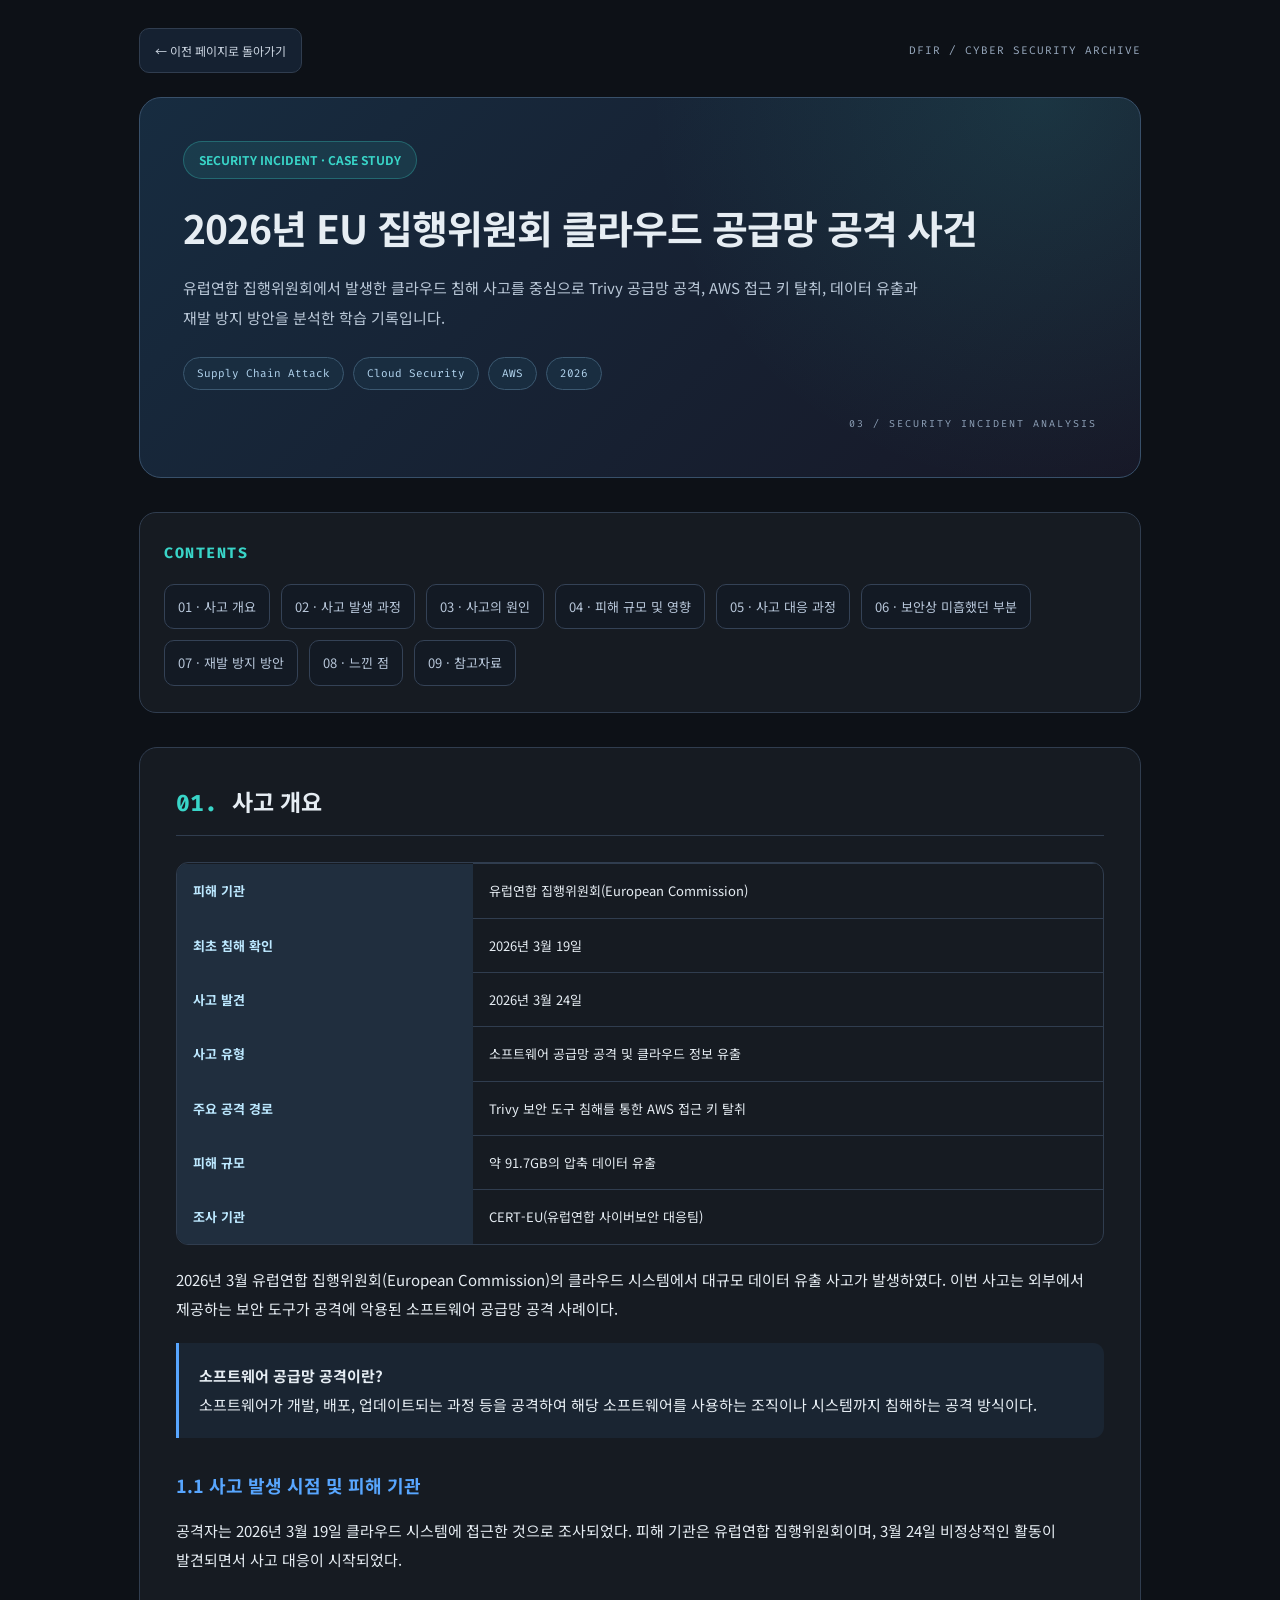
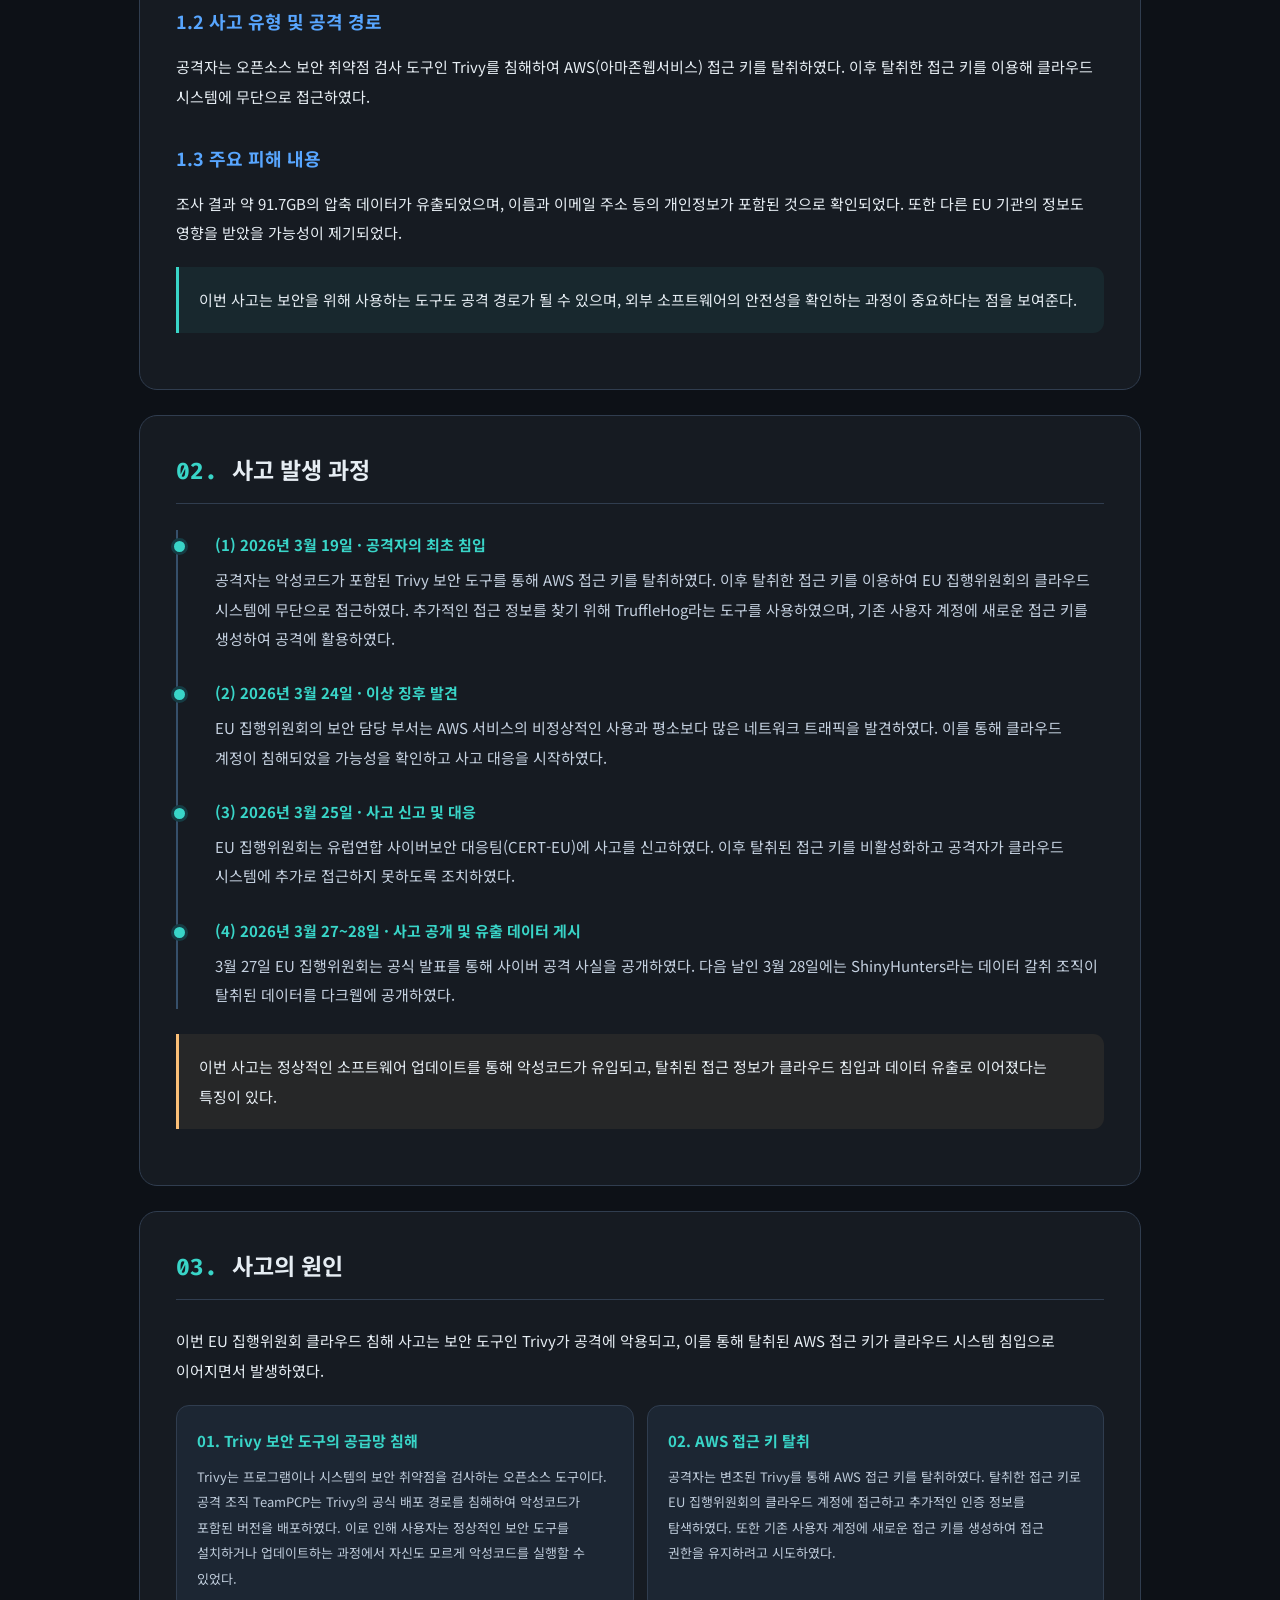
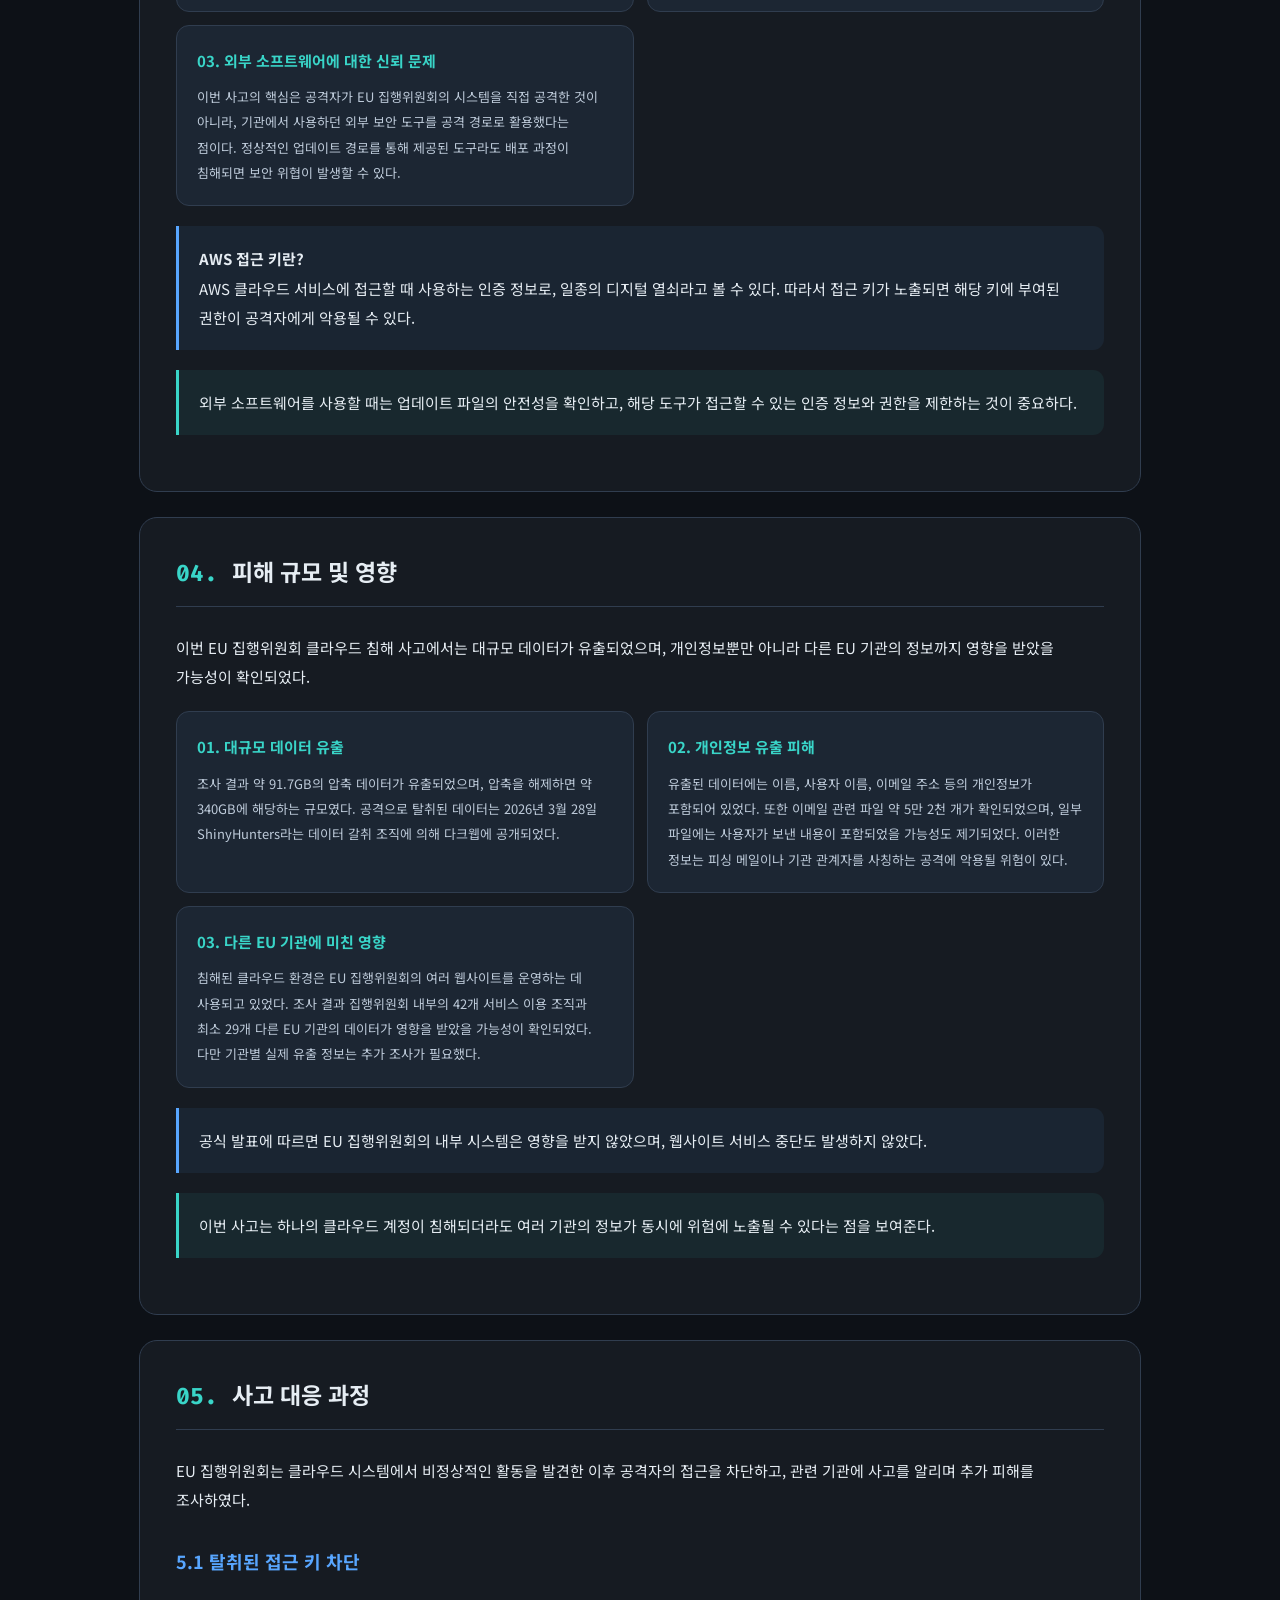
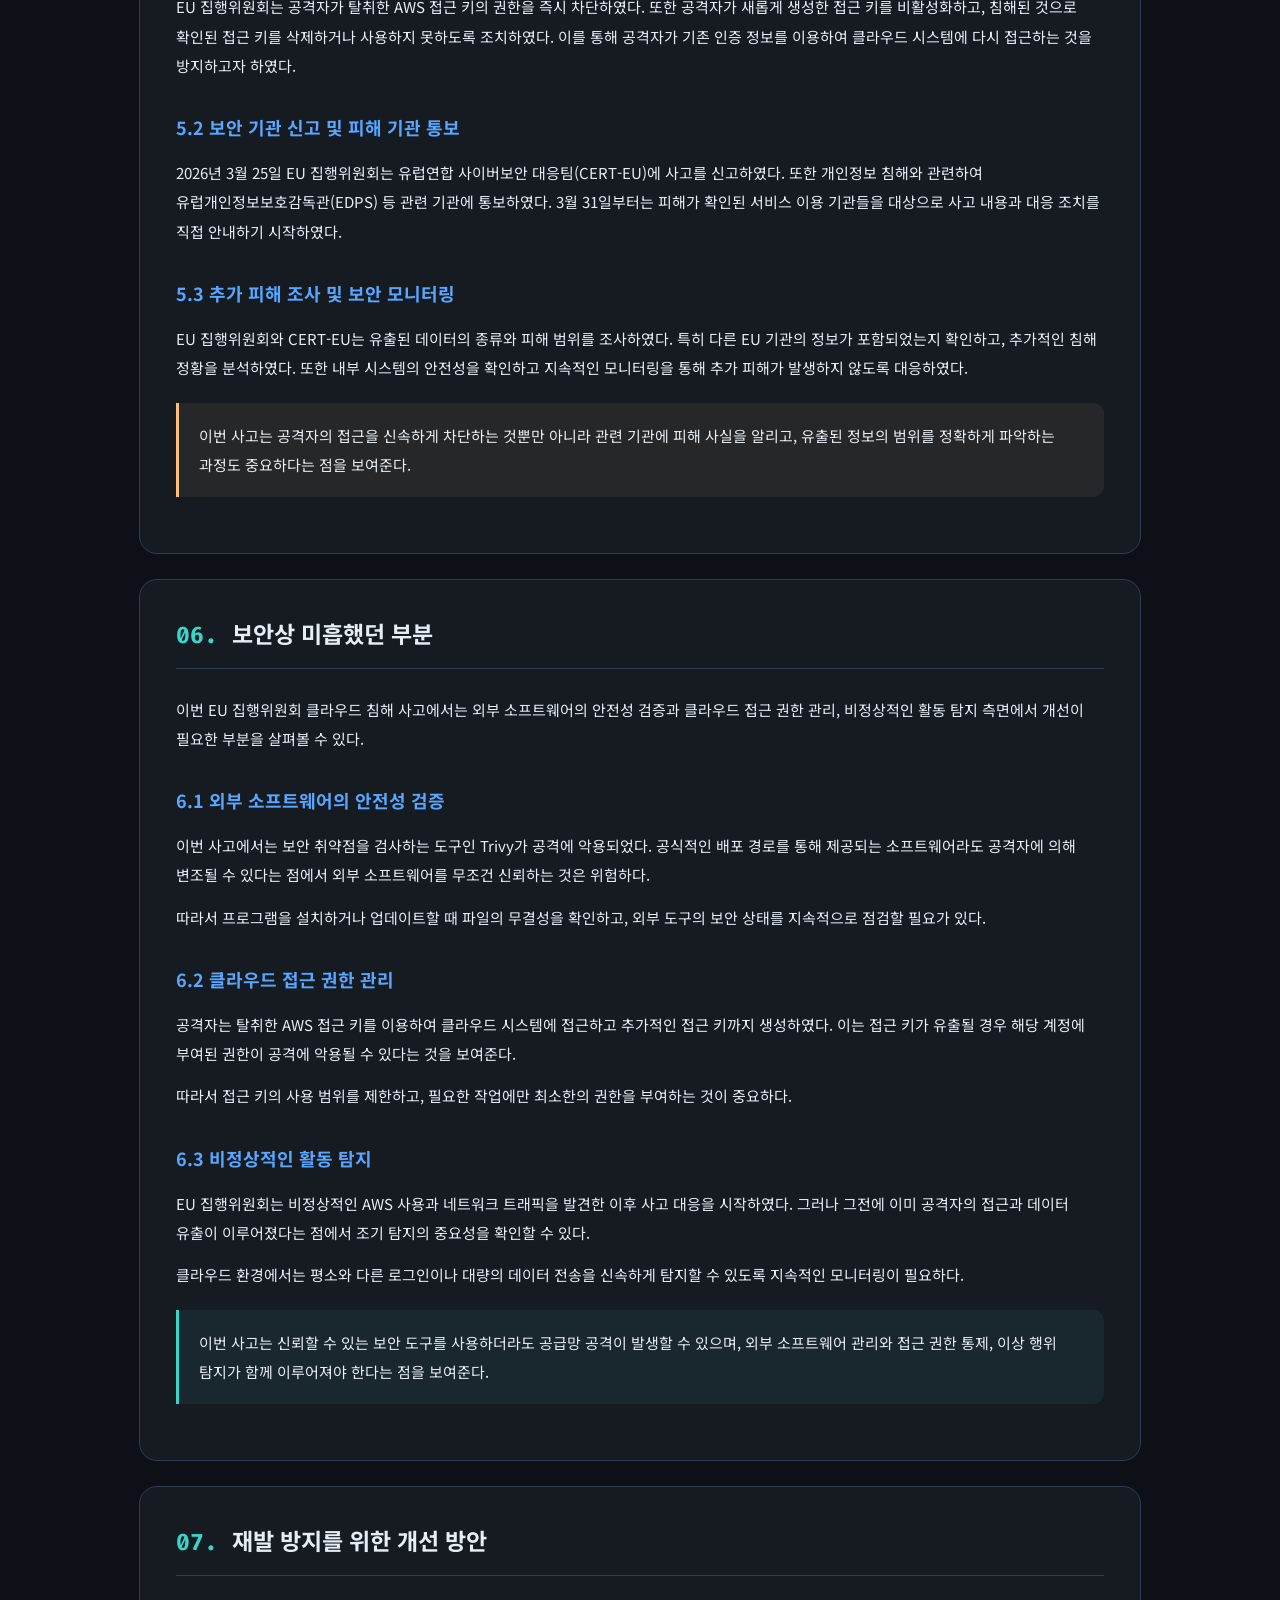
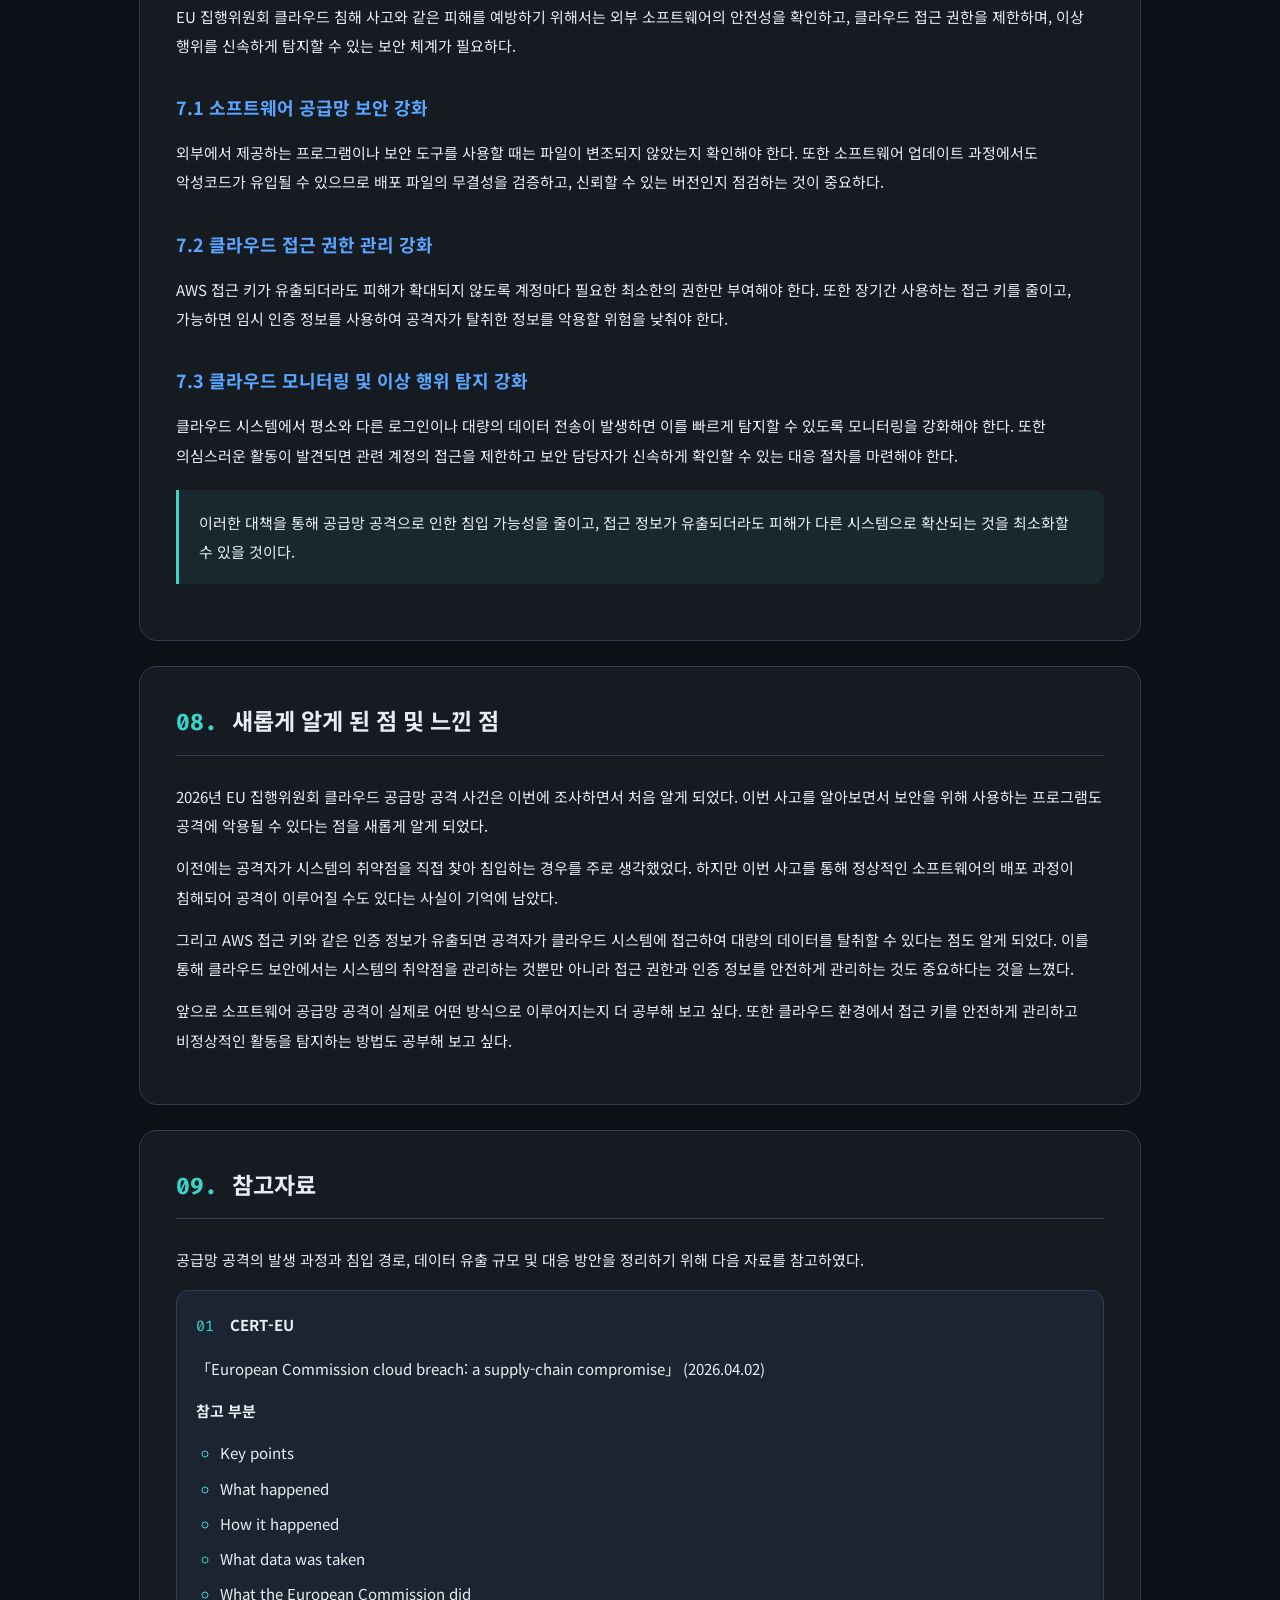
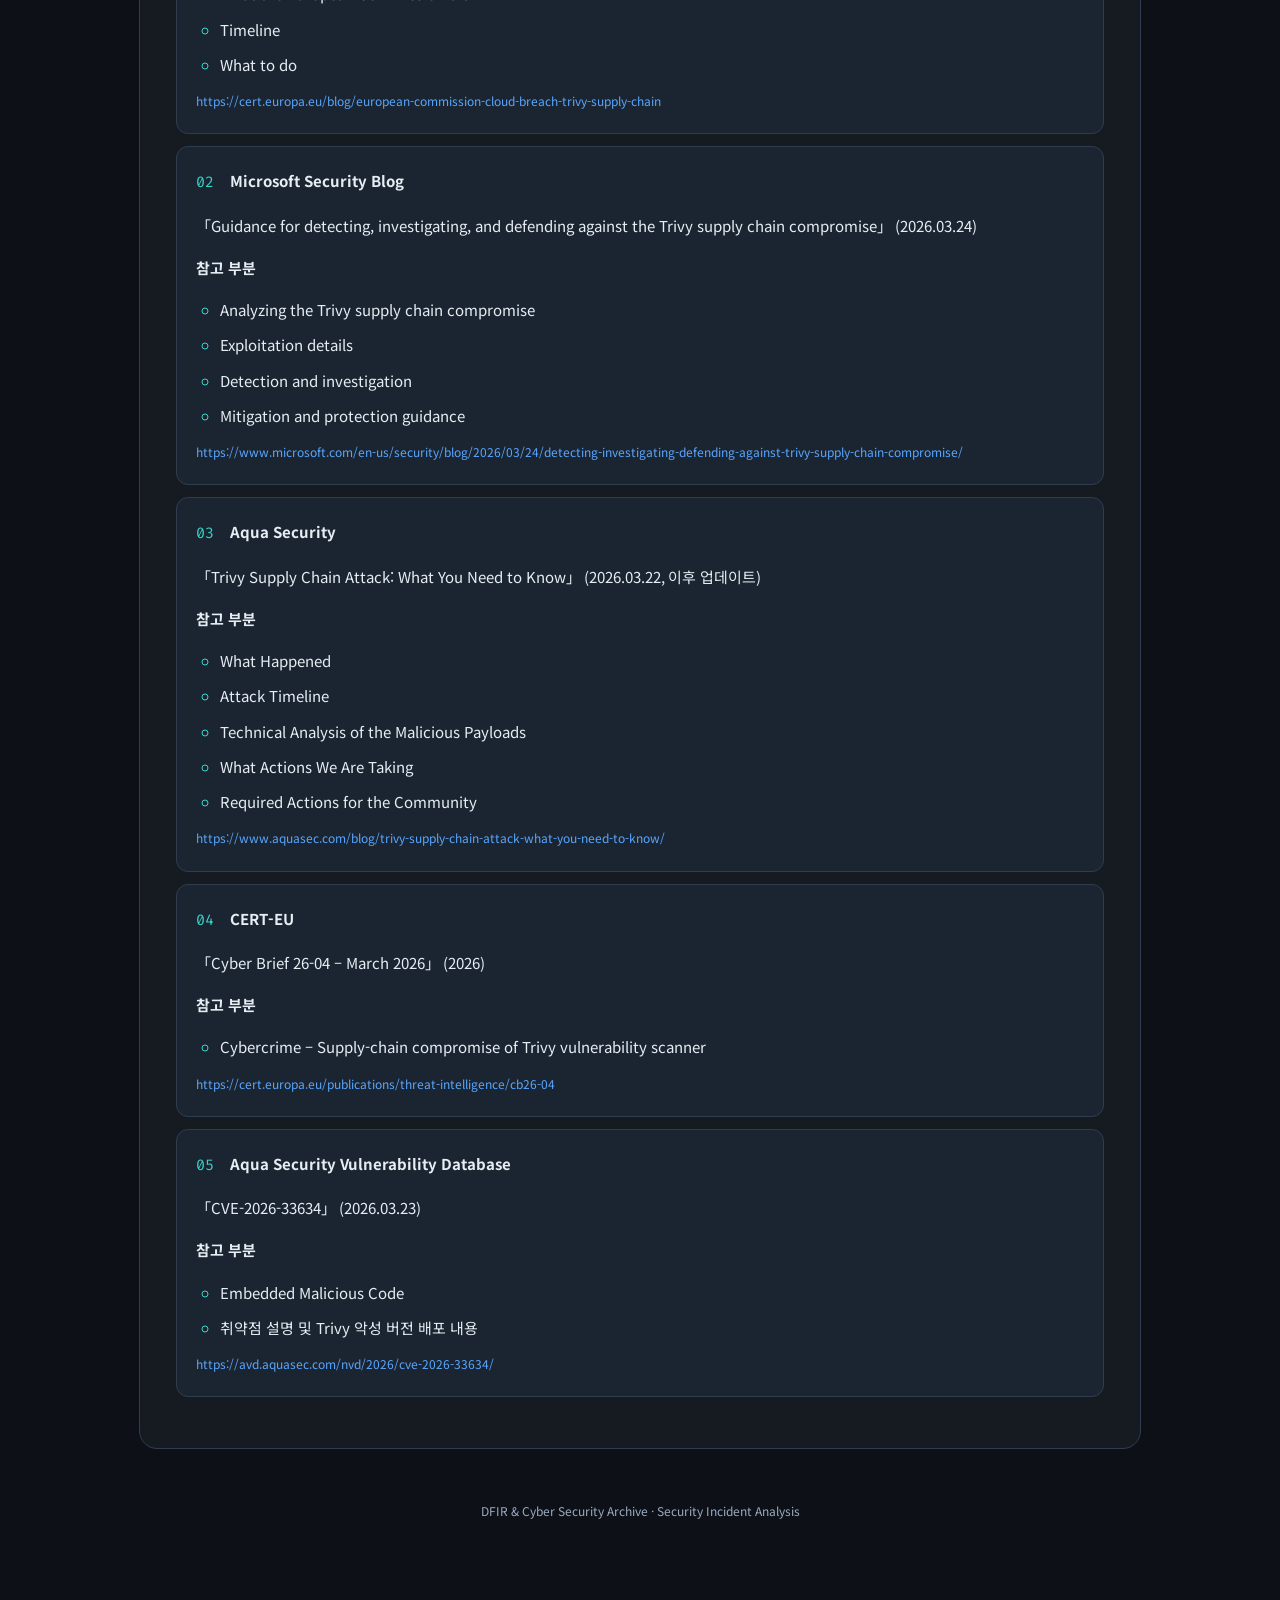
<file: posts/security-incidents/eu-cloud-attack.html>
<!DOCTYPE html>
<html lang="ko">
<head>
<meta charset="UTF-8">
<meta name="viewport" content="width=device-width, initial-scale=1.0">
<title>2026년 EU 집행위원회 클라우드 공급망 공격 사건 | DFIR & Cyber Security Archive</title>

<link href="https://fonts.googleapis.com/css2?family=Fira+Code:wght@400;500;600&family=Noto+Sans+KR:wght@400;500;600;700;800&display=swap" rel="stylesheet">

<style>
:root {
    --bg: #0d1117;
    --surface: #161b22;
    --soft: #1c2633;
    --border: #303d4f;
    --text: #e6edf3;
    --muted: #9aabc0;
    --blue: #58a6ff;
    --cyan: #39d5c8;
    --orange: #fbbf77;
}

* { box-sizing: border-box; }
html { scroll-behavior: smooth; }

body {
    margin: 0;
    background: var(--bg);
    color: var(--text);
    font-family: "Noto Sans KR", sans-serif;
    font-size: 15px;
    line-height: 1.95;
    word-break: keep-all;
}

a { color: var(--blue); text-decoration: none; }
a:hover { text-decoration: underline; }

.container {
    max-width: 1050px;
    margin: auto;
    padding: 28px 24px 90px;
}

.top-nav {
    display: flex;
    justify-content: space-between;
    align-items: center;
    gap: 15px;
    margin-bottom: 24px;
}

.back {
    padding: 10px 15px;
    background: #152131;
    border: 1px solid var(--border);
    border-radius: 10px;
    font-size: 12px;
    color: #cbd5e1;
}

.archive {
    font-family: "Fira Code", monospace;
    color: var(--muted);
    font-size: 11px;
    letter-spacing: 1px;
}

.hero {
    padding: 43px;
    background:
        radial-gradient(circle at 90% 0%, rgba(57,213,200,.12), transparent 40%),
        linear-gradient(135deg, #172c40, #171827);
    border: 1px solid #38506a;
    border-radius: 22px;
    margin-bottom: 34px;
}

.eyebrow {
    display: inline-block;
    padding: 6px 15px;
    border-radius: 30px;
    background: rgba(57,213,200,.10);
    border: 1px solid rgba(57,213,200,.3);
    color: var(--cyan);
    font-size: 12px;
    font-weight: 700;
    margin-bottom: 20px;
}

.hero h1 {
    margin: 0 0 18px;
    font-size: clamp(27px, 4vw, 39px);
    line-height: 1.45;
    letter-spacing: -1px;
}

.hero p {
    max-width: 750px;
    color: #bac8d8;
    margin: 0;
}

.tags {
    display: flex;
    flex-wrap: wrap;
    gap: 9px;
    margin-top: 25px;
}

.tags span {
    padding: 5px 13px;
    border: 1px solid #3b5870;
    background: #192d40;
    color: #b5d8f2;
    border-radius: 30px;
    font-family: "Fira Code", monospace;
    font-size: 11px;
}

.hero-foot {
    margin-top: 24px;
    text-align: right;
    color: #90a3ba;
    font-size: 10px;
    font-family: "Fira Code", monospace;
    letter-spacing: 2px;
}

.contents {
    padding: 26px 24px;
    margin-bottom: 34px;
    background: var(--surface);
    border: 1px solid var(--border);
    border-radius: 17px;
}

.contents h2 {
    margin: 0 0 16px;
    color: var(--cyan);
    font-family: "Fira Code", monospace;
    font-size: 15px;
    letter-spacing: 1.5px;
}

.toc {
    display: flex;
    flex-wrap: wrap;
    gap: 11px;
}

.toc a {
    padding: 9px 13px;
    background: #131a24;
    border: 1px solid #344256;
    border-radius: 10px;
    color: #b8c7da;
    font-size: 13px;
    transition: .2s;
}

.toc a:hover {
    color: var(--blue);
    border-color: var(--blue);
    background: #1b2a3d;
    transform: translateY(-2px);
    text-decoration: none;
}

.section {
    background: var(--surface);
    border: 1px solid var(--border);
    border-radius: 18px;
    padding: 36px;
    margin-bottom: 25px;
    scroll-margin-top: 25px;
}

.section h2 {
    margin: 0 0 26px;
    padding-bottom: 15px;
    border-bottom: 1px solid var(--border);
    font-size: 23px;
    line-height: 1.5;
}

.section h2 span {
    color: var(--cyan);
    font-family: "Fira Code", monospace;
    margin-right: 8px;
}

.section h3 {
    color: var(--blue);
    font-size: 18px;
    margin: 30px 0 12px;
}

.section p { margin: 13px 0; }

.info, .success, .warning {
    padding: 18px 20px;
    margin: 20px 0;
    border-radius: 0 11px 11px 0;
}

.info {
    background: rgba(88,166,255,.07);
    border-left: 3px solid var(--blue);
}

.success {
    background: rgba(57,213,200,.07);
    border-left: 3px solid var(--cyan);
}

.warning {
    background: rgba(251,191,119,.07);
    border-left: 3px solid var(--orange);
}

.grid {
    display: grid;
    grid-template-columns: repeat(2, minmax(0, 1fr));
    gap: 13px;
    margin: 20px 0;
}

.card {
    padding: 20px;
    background: var(--soft);
    border: 1px solid var(--border);
    border-radius: 13px;
}

.card h4 {
    color: var(--cyan);
    margin: 0 0 9px;
    font-size: 15px;
}

.card p {
    margin: 0;
    color: #bdcad9;
    font-size: 13px;
}

.table-wrap {
    overflow-x: auto;
    border: 1px solid var(--border);
    border-radius: 12px;
    margin: 20px 0;
}

table {
    width: 100%;
    border-collapse: collapse;
    font-size: 13px;
}

th {
    width: 32%;
    background: #202e3e;
    color: #bce8ff;
    text-align: left;
    padding: 14px 16px;
}

td {
    padding: 14px 16px;
    border-top: 1px solid var(--border);
    vertical-align: top;
}

.timeline {
    margin: 25px 0;
    padding-left: 27px;
    border-left: 2px solid #36506b;
}

.timeline-item {
    position: relative;
    padding: 0 0 25px 10px;
}

.timeline-item:last-child { padding-bottom: 0; }

.timeline-item::before {
    content: "";
    position: absolute;
    left: -34px;
    top: 8px;
    width: 11px;
    height: 11px;
    border-radius: 50%;
    background: var(--cyan);
    border: 3px solid #163b43;
}

.timeline-item strong { color: var(--cyan); }

.timeline-item p {
    margin: 6px 0 0;
    color: #c4d0df;
}

.references {
    list-style: none;
    padding: 0;
    counter-reset: ref;
}

.references > li {
    counter-increment: ref;
    padding: 19px;
    margin-bottom: 12px;
    background: #1b2531;
    border: 1px solid var(--border);
    border-radius: 12px;
    overflow-wrap: anywhere;
}

.references > li::before {
    content: counter(ref, decimal-leading-zero);
    color: var(--cyan);
    font-family: "Fira Code", monospace;
    margin-right: 12px;
}

.references ul { padding-left: 24px; }
.references ul li { margin: 6px 0; }
.references ul li::marker { color: var(--cyan); }

.references a {
    font-size: 12px;
    overflow-wrap: anywhere;
}

.footer {
    padding: 25px 0;
    color: var(--muted);
    text-align: center;
    font-size: 12px;
}

@media (max-width: 700px) {
    .container { padding: 14px 12px 55px; }
    .hero { padding: 28px 21px; }
    .section { padding: 24px 19px; }
    .section h2 { font-size: 20px; }
    .contents { padding: 22px 17px; }
    .toc { gap: 9px; }
    .toc a { font-size: 12px; padding: 8px 10px; }
    .grid { grid-template-columns: 1fr; }
    .archive { display: none; }
}
</style>
</head>

<body>
<div class="container">

<div class="top-nav">
    <a class="back"
       href="/posts/security-incidents/index.html"
       onclick="if (window.history.length > 1) { history.back(); return false; }">
        ← 이전 페이지로 돌아가기
    </a>
    <span class="archive">DFIR / CYBER SECURITY ARCHIVE</span>
</div>

<header class="hero">
    <div class="eyebrow">SECURITY INCIDENT · CASE STUDY</div>

    <h1>2026년 EU 집행위원회 클라우드 공급망 공격 사건</h1>

    <p>
        유럽연합 집행위원회에서 발생한 클라우드 침해 사고를 중심으로
        Trivy 공급망 공격, AWS 접근 키 탈취, 데이터 유출과
        재발 방지 방안을 분석한 학습 기록입니다.
    </p>

    <div class="tags">
        <span>Supply Chain Attack</span>
        <span>Cloud Security</span>
        <span>AWS</span>
        <span>2026</span>
    </div>

    <div class="hero-foot">03 / SECURITY INCIDENT ANALYSIS</div>
</header>

<!-- 목차 -->
<div class="contents">
    <h2>CONTENTS</h2>
    <nav class="toc">
        <a href="#overview">01 · 사고 개요</a>
        <a href="#process">02 · 사고 발생 과정</a>
        <a href="#cause">03 · 사고의 원인</a>
        <a href="#damage">04 · 피해 규모 및 영향</a>
        <a href="#response">05 · 사고 대응 과정</a>
        <a href="#problems">06 · 보안상 미흡했던 부분</a>
        <a href="#improvement">07 · 재발 방지 방안</a>
        <a href="#reflection">08 · 느낀 점</a>
        <a href="#references">09 · 참고자료</a>
    </nav>
</div>

<!-- 01 -->
<section class="section" id="overview">
    <h2><span>01.</span> 사고 개요</h2>

    <div class="table-wrap">
        <table>
            <tbody>
                <tr><th>피해 기관</th><td>유럽연합 집행위원회(European Commission)</td></tr>
                <tr><th>최초 침해 확인</th><td>2026년 3월 19일</td></tr>
                <tr><th>사고 발견</th><td>2026년 3월 24일</td></tr>
                <tr><th>사고 유형</th><td>소프트웨어 공급망 공격 및 클라우드 정보 유출</td></tr>
                <tr><th>주요 공격 경로</th><td>Trivy 보안 도구 침해를 통한 AWS 접근 키 탈취</td></tr>
                <tr><th>피해 규모</th><td>약 91.7GB의 압축 데이터 유출</td></tr>
                <tr><th>조사 기관</th><td>CERT-EU(유럽연합 사이버보안 대응팀)</td></tr>
            </tbody>
        </table>
    </div>

    <p>
        2026년 3월 유럽연합 집행위원회(European Commission)의
        클라우드 시스템에서 대규모 데이터 유출 사고가 발생하였다.
        이번 사고는 외부에서 제공하는 보안 도구가 공격에 악용된
        소프트웨어 공급망 공격 사례이다.
    </p>

    <div class="info">
        <strong>소프트웨어 공급망 공격이란?</strong><br>
        소프트웨어가 개발, 배포, 업데이트되는 과정 등을 공격하여
        해당 소프트웨어를 사용하는 조직이나 시스템까지
        침해하는 공격 방식이다.
    </div>

    <h3>1.1 사고 발생 시점 및 피해 기관</h3>
    <p>
        공격자는 2026년 3월 19일 클라우드 시스템에 접근한 것으로
        조사되었다. 피해 기관은 유럽연합 집행위원회이며,
        3월 24일 비정상적인 활동이 발견되면서
        사고 대응이 시작되었다.
    </p>

    <h3>1.2 사고 유형 및 공격 경로</h3>
    <p>
        공격자는 오픈소스 보안 취약점 검사 도구인 Trivy를 침해하여
        AWS(아마존웹서비스) 접근 키를 탈취하였다.
        이후 탈취한 접근 키를 이용해
        클라우드 시스템에 무단으로 접근하였다.
    </p>

    <h3>1.3 주요 피해 내용</h3>
    <p>
        조사 결과 약 91.7GB의 압축 데이터가 유출되었으며,
        이름과 이메일 주소 등의 개인정보가 포함된 것으로 확인되었다.
        또한 다른 EU 기관의 정보도 영향을 받았을 가능성이 제기되었다.
    </p>

    <div class="success">
        이번 사고는 보안을 위해 사용하는 도구도 공격 경로가 될 수 있으며,
        외부 소프트웨어의 안전성을 확인하는 과정이
        중요하다는 점을 보여준다.
    </div>
</section>

<!-- 02 -->
<section class="section" id="process">
    <h2><span>02.</span> 사고 발생 과정</h2>

    <div class="timeline">

        <div class="timeline-item">
            <strong>(1) 2026년 3월 19일 · 공격자의 최초 침입</strong>
            <p>
                공격자는 악성코드가 포함된 Trivy 보안 도구를 통해
                AWS 접근 키를 탈취하였다.
                이후 탈취한 접근 키를 이용하여
                EU 집행위원회의 클라우드 시스템에 무단으로 접근하였다.
                추가적인 접근 정보를 찾기 위해
                TruffleHog라는 도구를 사용하였으며,
                기존 사용자 계정에 새로운 접근 키를 생성하여
                공격에 활용하였다.
            </p>
        </div>

        <div class="timeline-item">
            <strong>(2) 2026년 3월 24일 · 이상 징후 발견</strong>
            <p>
                EU 집행위원회의 보안 담당 부서는
                AWS 서비스의 비정상적인 사용과
                평소보다 많은 네트워크 트래픽을 발견하였다.
                이를 통해 클라우드 계정이 침해되었을 가능성을
                확인하고 사고 대응을 시작하였다.
            </p>
        </div>

        <div class="timeline-item">
            <strong>(3) 2026년 3월 25일 · 사고 신고 및 대응</strong>
            <p>
                EU 집행위원회는 유럽연합 사이버보안 대응팀(CERT-EU)에
                사고를 신고하였다.
                이후 탈취된 접근 키를 비활성화하고
                공격자가 클라우드 시스템에 추가로 접근하지
                못하도록 조치하였다.
            </p>
        </div>

        <div class="timeline-item">
            <strong>(4) 2026년 3월 27~28일 · 사고 공개 및 유출 데이터 게시</strong>
            <p>
                3월 27일 EU 집행위원회는 공식 발표를 통해
                사이버 공격 사실을 공개하였다.
                다음 날인 3월 28일에는
                ShinyHunters라는 데이터 갈취 조직이
                탈취된 데이터를 다크웹에 공개하였다.
            </p>
        </div>

    </div>

    <div class="warning">
        이번 사고는 정상적인 소프트웨어 업데이트를 통해
        악성코드가 유입되고, 탈취된 접근 정보가
        클라우드 침입과 데이터 유출로 이어졌다는 특징이 있다.
    </div>
</section>

<!-- 03 -->
<section class="section" id="cause">
    <h2><span>03.</span> 사고의 원인</h2>

    <p>
        이번 EU 집행위원회 클라우드 침해 사고는
        보안 도구인 Trivy가 공격에 악용되고,
        이를 통해 탈취된 AWS 접근 키가
        클라우드 시스템 침입으로 이어지면서 발생하였다.
    </p>

    <div class="grid">

        <div class="card">
            <h4>01. Trivy 보안 도구의 공급망 침해</h4>
            <p>
                Trivy는 프로그램이나 시스템의 보안 취약점을
                검사하는 오픈소스 도구이다.
                공격 조직 TeamPCP는 Trivy의 공식 배포 경로를
                침해하여 악성코드가 포함된 버전을 배포하였다.
                이로 인해 사용자는 정상적인 보안 도구를
                설치하거나 업데이트하는 과정에서
                자신도 모르게 악성코드를 실행할 수 있었다.
            </p>
        </div>

        <div class="card">
            <h4>02. AWS 접근 키 탈취</h4>
            <p>
                공격자는 변조된 Trivy를 통해 AWS 접근 키를 탈취하였다.
                탈취한 접근 키로 EU 집행위원회의 클라우드 계정에
                접근하고 추가적인 인증 정보를 탐색하였다.
                또한 기존 사용자 계정에 새로운 접근 키를 생성하여
                접근 권한을 유지하려고 시도하였다.
            </p>
        </div>

        <div class="card">
            <h4>03. 외부 소프트웨어에 대한 신뢰 문제</h4>
            <p>
                이번 사고의 핵심은 공격자가 EU 집행위원회의
                시스템을 직접 공격한 것이 아니라,
                기관에서 사용하던 외부 보안 도구를
                공격 경로로 활용했다는 점이다.
                정상적인 업데이트 경로를 통해 제공된 도구라도
                배포 과정이 침해되면 보안 위협이 발생할 수 있다.
            </p>
        </div>

    </div>

    <div class="info">
        <strong>AWS 접근 키란?</strong><br>
        AWS 클라우드 서비스에 접근할 때 사용하는 인증 정보로,
        일종의 디지털 열쇠라고 볼 수 있다.
        따라서 접근 키가 노출되면 해당 키에 부여된 권한이
        공격자에게 악용될 수 있다.
    </div>

    <div class="success">
        외부 소프트웨어를 사용할 때는 업데이트 파일의 안전성을 확인하고,
        해당 도구가 접근할 수 있는 인증 정보와 권한을
        제한하는 것이 중요하다.
    </div>
</section>

<!-- 04 -->
<section class="section" id="damage">
    <h2><span>04.</span> 피해 규모 및 영향</h2>

    <p>
        이번 EU 집행위원회 클라우드 침해 사고에서는
        대규모 데이터가 유출되었으며,
        개인정보뿐만 아니라 다른 EU 기관의 정보까지
        영향을 받았을 가능성이 확인되었다.
    </p>

    <div class="grid">

        <div class="card">
            <h4>01. 대규모 데이터 유출</h4>
            <p>
                조사 결과 약 91.7GB의 압축 데이터가 유출되었으며,
                압축을 해제하면 약 340GB에 해당하는 규모였다.
                공격으로 탈취된 데이터는 2026년 3월 28일
                ShinyHunters라는 데이터 갈취 조직에 의해
                다크웹에 공개되었다.
            </p>
        </div>

        <div class="card">
            <h4>02. 개인정보 유출 피해</h4>
            <p>
                유출된 데이터에는 이름, 사용자 이름,
                이메일 주소 등의 개인정보가 포함되어 있었다.
                또한 이메일 관련 파일 약 5만 2천 개가 확인되었으며,
                일부 파일에는 사용자가 보낸 내용이 포함되었을
                가능성도 제기되었다.
                이러한 정보는 피싱 메일이나 기관 관계자를
                사칭하는 공격에 악용될 위험이 있다.
            </p>
        </div>

        <div class="card">
            <h4>03. 다른 EU 기관에 미친 영향</h4>
            <p>
                침해된 클라우드 환경은 EU 집행위원회의
                여러 웹사이트를 운영하는 데 사용되고 있었다.
                조사 결과 집행위원회 내부의 42개 서비스 이용 조직과
                최소 29개 다른 EU 기관의 데이터가 영향을 받았을
                가능성이 확인되었다.
                다만 기관별 실제 유출 정보는 추가 조사가 필요했다.
            </p>
        </div>

    </div>

    <div class="info">
        공식 발표에 따르면 EU 집행위원회의 내부 시스템은
        영향을 받지 않았으며, 웹사이트 서비스 중단도
        발생하지 않았다.
    </div>

    <div class="success">
        이번 사고는 하나의 클라우드 계정이 침해되더라도
        여러 기관의 정보가 동시에 위험에 노출될 수 있다는 점을 보여준다.
    </div>
</section>

<!-- 05 -->
<section class="section" id="response">
    <h2><span>05.</span> 사고 대응 과정</h2>

    <p>
        EU 집행위원회는 클라우드 시스템에서 비정상적인 활동을
        발견한 이후 공격자의 접근을 차단하고,
        관련 기관에 사고를 알리며 추가 피해를 조사하였다.
    </p>

    <h3>5.1 탈취된 접근 키 차단</h3>
    <p>
        EU 집행위원회는 공격자가 탈취한 AWS 접근 키의
        권한을 즉시 차단하였다.
        또한 공격자가 새롭게 생성한 접근 키를 비활성화하고,
        침해된 것으로 확인된 접근 키를 삭제하거나
        사용하지 못하도록 조치하였다.
        이를 통해 공격자가 기존 인증 정보를 이용하여
        클라우드 시스템에 다시 접근하는 것을 방지하고자 하였다.
    </p>

    <h3>5.2 보안 기관 신고 및 피해 기관 통보</h3>
    <p>
        2026년 3월 25일 EU 집행위원회는
        유럽연합 사이버보안 대응팀(CERT-EU)에 사고를 신고하였다.
        또한 개인정보 침해와 관련하여
        유럽개인정보보호감독관(EDPS) 등 관련 기관에 통보하였다.
        3월 31일부터는 피해가 확인된 서비스 이용 기관들을 대상으로
        사고 내용과 대응 조치를 직접 안내하기 시작하였다.
    </p>

    <h3>5.3 추가 피해 조사 및 보안 모니터링</h3>
    <p>
        EU 집행위원회와 CERT-EU는 유출된 데이터의 종류와
        피해 범위를 조사하였다.
        특히 다른 EU 기관의 정보가 포함되었는지 확인하고,
        추가적인 침해 정황을 분석하였다.
        또한 내부 시스템의 안전성을 확인하고
        지속적인 모니터링을 통해 추가 피해가 발생하지 않도록
        대응하였다.
    </p>

    <div class="warning">
        이번 사고는 공격자의 접근을 신속하게 차단하는 것뿐만 아니라
        관련 기관에 피해 사실을 알리고,
        유출된 정보의 범위를 정확하게 파악하는 과정도
        중요하다는 점을 보여준다.
    </div>
</section>

<!-- 06 -->
<section class="section" id="problems">
    <h2><span>06.</span> 보안상 미흡했던 부분</h2>

    <p>
        이번 EU 집행위원회 클라우드 침해 사고에서는
        외부 소프트웨어의 안전성 검증과
        클라우드 접근 권한 관리, 비정상적인 활동 탐지 측면에서
        개선이 필요한 부분을 살펴볼 수 있다.
    </p>

    <h3>6.1 외부 소프트웨어의 안전성 검증</h3>
    <p>
        이번 사고에서는 보안 취약점을 검사하는 도구인
        Trivy가 공격에 악용되었다.
        공식적인 배포 경로를 통해 제공되는 소프트웨어라도
        공격자에 의해 변조될 수 있다는 점에서
        외부 소프트웨어를 무조건 신뢰하는 것은 위험하다.
    </p>
    <p>
        따라서 프로그램을 설치하거나 업데이트할 때
        파일의 무결성을 확인하고,
        외부 도구의 보안 상태를 지속적으로 점검할 필요가 있다.
    </p>

    <h3>6.2 클라우드 접근 권한 관리</h3>
    <p>
        공격자는 탈취한 AWS 접근 키를 이용하여
        클라우드 시스템에 접근하고 추가적인 접근 키까지 생성하였다.
        이는 접근 키가 유출될 경우 해당 계정에 부여된 권한이
        공격에 악용될 수 있다는 것을 보여준다.
    </p>
    <p>
        따라서 접근 키의 사용 범위를 제한하고,
        필요한 작업에만 최소한의 권한을 부여하는 것이 중요하다.
    </p>

    <h3>6.3 비정상적인 활동 탐지</h3>
    <p>
        EU 집행위원회는 비정상적인 AWS 사용과
        네트워크 트래픽을 발견한 이후 사고 대응을 시작하였다.
        그러나 그전에 이미 공격자의 접근과 데이터 유출이
        이루어졌다는 점에서 조기 탐지의 중요성을 확인할 수 있다.
    </p>
    <p>
        클라우드 환경에서는 평소와 다른 로그인이나
        대량의 데이터 전송을 신속하게 탐지할 수 있도록
        지속적인 모니터링이 필요하다.
    </p>

    <div class="success">
        이번 사고는 신뢰할 수 있는 보안 도구를 사용하더라도
        공급망 공격이 발생할 수 있으며,
        외부 소프트웨어 관리와 접근 권한 통제,
        이상 행위 탐지가 함께 이루어져야 한다는 점을 보여준다.
    </div>
</section>

<!-- 07 -->
<section class="section" id="improvement">
    <h2><span>07.</span> 재발 방지를 위한 개선 방안</h2>

    <p>
        EU 집행위원회 클라우드 침해 사고와 같은 피해를 예방하기 위해서는
        외부 소프트웨어의 안전성을 확인하고,
        클라우드 접근 권한을 제한하며,
        이상 행위를 신속하게 탐지할 수 있는 보안 체계가 필요하다.
    </p>

    <h3>7.1 소프트웨어 공급망 보안 강화</h3>
    <p>
        외부에서 제공하는 프로그램이나 보안 도구를 사용할 때는
        파일이 변조되지 않았는지 확인해야 한다.
        또한 소프트웨어 업데이트 과정에서도 악성코드가
        유입될 수 있으므로 배포 파일의 무결성을 검증하고,
        신뢰할 수 있는 버전인지 점검하는 것이 중요하다.
    </p>

    <h3>7.2 클라우드 접근 권한 관리 강화</h3>
    <p>
        AWS 접근 키가 유출되더라도 피해가 확대되지 않도록
        계정마다 필요한 최소한의 권한만 부여해야 한다.
        또한 장기간 사용하는 접근 키를 줄이고,
        가능하면 임시 인증 정보를 사용하여
        공격자가 탈취한 정보를 악용할 위험을 낮춰야 한다.
    </p>

    <h3>7.3 클라우드 모니터링 및 이상 행위 탐지 강화</h3>
    <p>
        클라우드 시스템에서 평소와 다른 로그인이나
        대량의 데이터 전송이 발생하면
        이를 빠르게 탐지할 수 있도록 모니터링을 강화해야 한다.
        또한 의심스러운 활동이 발견되면 관련 계정의 접근을 제한하고
        보안 담당자가 신속하게 확인할 수 있는
        대응 절차를 마련해야 한다.
    </p>

    <div class="success">
        이러한 대책을 통해 공급망 공격으로 인한 침입 가능성을 줄이고,
        접근 정보가 유출되더라도 피해가 다른 시스템으로
        확산되는 것을 최소화할 수 있을 것이다.
    </div>
</section>

<!-- 08 -->
<section class="section" id="reflection">
    <h2><span>08.</span> 새롭게 알게 된 점 및 느낀 점</h2>

    <p>
        2026년 EU 집행위원회 클라우드 공급망 공격 사건은
        이번에 조사하면서 처음 알게 되었다.
        이번 사고를 알아보면서 보안을 위해 사용하는 프로그램도
        공격에 악용될 수 있다는 점을 새롭게 알게 되었다.
    </p>

    <p>
        이전에는 공격자가 시스템의 취약점을 직접 찾아
        침입하는 경우를 주로 생각했었다.
        하지만 이번 사고를 통해 정상적인 소프트웨어의
        배포 과정이 침해되어 공격이 이루어질 수도 있다는
        사실이 기억에 남았다.
    </p>

    <p>
        그리고 AWS 접근 키와 같은 인증 정보가 유출되면
        공격자가 클라우드 시스템에 접근하여
        대량의 데이터를 탈취할 수 있다는 점도 알게 되었다.
        이를 통해 클라우드 보안에서는 시스템의 취약점을
        관리하는 것뿐만 아니라 접근 권한과 인증 정보를
        안전하게 관리하는 것도 중요하다는 것을 느꼈다.
    </p>

    <p>
        앞으로 소프트웨어 공급망 공격이 실제로
        어떤 방식으로 이루어지는지 더 공부해 보고 싶다.
        또한 클라우드 환경에서 접근 키를 안전하게 관리하고
        비정상적인 활동을 탐지하는 방법도 공부해 보고 싶다.
    </p>
</section>

<!-- 09 -->
<section class="section" id="references">
    <h2><span>09.</span> 참고자료</h2>

    <p>
        공급망 공격의 발생 과정과 침입 경로,
        데이터 유출 규모 및 대응 방안을 정리하기 위해
        다음 자료를 참고하였다.
    </p>

    <ol class="references">

        <li>
            <strong>CERT-EU</strong>
            <p>
                「European Commission cloud breach:
                a supply-chain compromise」
                (2026.04.02)
            </p>
            <p><strong>참고 부분</strong></p>
            <ul>
                <li>Key points</li>
                <li>What happened</li>
                <li>How it happened</li>
                <li>What data was taken</li>
                <li>What the European Commission did</li>
                <li>Timeline</li>
                <li>What to do</li>
            </ul>
            <a href="https://cert.europa.eu/blog/european-commission-cloud-breach-trivy-supply-chain"
               target="_blank" rel="noopener noreferrer">
                https://cert.europa.eu/blog/european-commission-cloud-breach-trivy-supply-chain
            </a>
        </li>

        <li>
            <strong>Microsoft Security Blog</strong>
            <p>
                「Guidance for detecting, investigating, and defending
                against the Trivy supply chain compromise」
                (2026.03.24)
            </p>
            <p><strong>참고 부분</strong></p>
            <ul>
                <li>Analyzing the Trivy supply chain compromise</li>
                <li>Exploitation details</li>
                <li>Detection and investigation</li>
                <li>Mitigation and protection guidance</li>
            </ul>
            <a href="https://www.microsoft.com/en-us/security/blog/2026/03/24/detecting-investigating-defending-against-trivy-supply-chain-compromise/"
               target="_blank" rel="noopener noreferrer">
                https://www.microsoft.com/en-us/security/blog/2026/03/24/detecting-investigating-defending-against-trivy-supply-chain-compromise/
            </a>
        </li>

        <li>
            <strong>Aqua Security</strong>
            <p>
                「Trivy Supply Chain Attack: What You Need to Know」
                (2026.03.22, 이후 업데이트)
            </p>
            <p><strong>참고 부분</strong></p>
            <ul>
                <li>What Happened</li>
                <li>Attack Timeline</li>
                <li>Technical Analysis of the Malicious Payloads</li>
                <li>What Actions We Are Taking</li>
                <li>Required Actions for the Community</li>
            </ul>
            <a href="https://www.aquasec.com/blog/trivy-supply-chain-attack-what-you-need-to-know/"
               target="_blank" rel="noopener noreferrer">
                https://www.aquasec.com/blog/trivy-supply-chain-attack-what-you-need-to-know/
            </a>
        </li>

        <li>
            <strong>CERT-EU</strong>
            <p>
                「Cyber Brief 26-04 – March 2026」
                (2026)
            </p>
            <p><strong>참고 부분</strong></p>
            <ul>
                <li>Cybercrime – Supply-chain compromise of Trivy vulnerability scanner</li>
            </ul>
            <a href="https://cert.europa.eu/publications/threat-intelligence/cb26-04"
               target="_blank" rel="noopener noreferrer">
                https://cert.europa.eu/publications/threat-intelligence/cb26-04
            </a>
        </li>

        <li>
            <strong>Aqua Security Vulnerability Database</strong>
            <p>
                「CVE-2026-33634」
                (2026.03.23)
            </p>
            <p><strong>참고 부분</strong></p>
            <ul>
                <li>Embedded Malicious Code</li>
                <li>취약점 설명 및 Trivy 악성 버전 배포 내용</li>
            </ul>
            <a href="https://avd.aquasec.com/nvd/2026/cve-2026-33634/"
               target="_blank" rel="noopener noreferrer">
                https://avd.aquasec.com/nvd/2026/cve-2026-33634/
            </a>
        </li>

    </ol>
</section>

<footer class="footer">
    DFIR & Cyber Security Archive · Security Incident Analysis
</footer>

</div>
</body>
</html>
</file>
<file: style.css>
:root {
            --bg-primary: #0d1117;
            --bg-secondary: #161b22;
            --bg-card: rgba(22, 27, 34, 0.75);
            --border-color: #30363d;
            --accent-blue: #58a6ff;
            --accent-cyan: #39c5bb;
            --accent-green: #3fb950;
            --text-primary: #f0f6fc;
            --text-secondary: #8b949e;
            --input-bg: #011627;
        }

        body.light-mode {
            --bg-primary: #f6f8fa;
            --bg-secondary: #ffffff;
            --bg-card: rgba(255, 255, 255, 0.85);
            --border-color: #d0d7de;
            --accent-blue: #0969da;
            --accent-cyan: #059669;
            --accent-green: #1a7f37;
            --text-primary: #1f2328;
            --text-secondary: #656d76;
            --input-bg: #eaeeef;
        }

        * { box-sizing: border-box; }

        body { 
            font-family: 'Inter', -apple-system, BlinkMacSystemFont, "Segoe UI", Roboto, sans-serif; 
            background-color: var(--bg-primary); 
            background-image: radial-gradient(circle at 50% 0%, rgba(56, 189, 248, 0.06) 0%, transparent 60%);
            color: var(--text-primary); 
            padding: 30px 20px; 
            margin: 0; 
            line-height: 1.6;
            min-height: 100vh;
            transition: background-color 0.3s, color 0.3s;
        }

        .container { max-width: 860px; margin: 0 auto; position: relative; }

        .system-bar {
            display: flex;
            align-items: center;
            justify-content: space-between;
            font-family: 'Fira Code', monospace;
            font-size: 12px;
            color: var(--text-secondary);
            background: var(--bg-secondary);
            border: 1px solid var(--border-color);
            padding: 8px 16px;
            border-radius: 8px;
            margin-bottom: 24px;
        }

        .status-dot {
            display: inline-block;
            width: 8px;
            height: 8px;
            background-color: var(--accent-green);
            border-radius: 50%;
            margin-right: 6px;
            box-shadow: 0 0 8px var(--accent-green);
        }

        .site-header {
            display: flex;
            align-items: center;
            justify-content: space-between;
            border-bottom: 1px solid var(--border-color);
            padding-bottom: 16px;
            margin-bottom: 28px;
        }

        h1 { 
            color: var(--text-primary); 
            font-size: 24px; 
            font-weight: 700; 
            margin: 0;
            display: flex;
            align-items: center;
            gap: 10px;
        }

        .theme-toggle-btn {
            background: var(--bg-secondary);
            border: 1px solid var(--border-color);
            color: var(--text-primary);
            padding: 6px 14px;
            border-radius: 20px;
            cursor: pointer;
            font-size: 13px;
            font-family: 'Fira Code', monospace;
            transition: all 0.2s;
        }

        .theme-toggle-btn:hover {
            border-color: var(--accent-blue);
            color: var(--accent-blue);
        }

        .profile-card { 
            background: var(--bg-card); 
            backdrop-filter: blur(12px);
            border: 1px solid var(--border-color); 
            border-radius: 14px; 
            padding: 26px; 
            margin-bottom: 30px; 
            display: flex; 
            align-items: center; 
            gap: 22px; 
            box-shadow: 0 8px 24px rgba(0, 0, 0, 0.15);
            transition: border-color 0.3s;
        }

        .profile-card:hover { border-color: rgba(88, 166, 255, 0.4); }
        
        .profile-avatar { 
            width: 80px; 
            height: 80px; 
            border-radius: 50%; 
            background: var(--bg-secondary); 
            border: 2px solid var(--accent-blue); 
            display: flex; 
            align-items: center; 
            justify-content: center; 
            font-size: 36px;
            flex-shrink: 0; 
            box-shadow: 0 0 16px rgba(88, 166, 255, 0.2);
        }

        .profile-info h2 { margin: 0 0 8px 0; color: var(--text-primary); font-size: 19px; font-weight: 700; }
        .profile-info p { margin: 6px 0; color: var(--text-secondary); font-size: 14px; line-height: 1.6; }

        .profile-tags { margin-top: 12px; display: flex; gap: 8px; flex-wrap: wrap; }
        .tag { 
            background: var(--bg-secondary); 
            border: 1px solid var(--border-color); 
            color: var(--accent-blue); 
            padding: 4px 12px; 
            border-radius: 16px; 
            font-size: 12px; 
            font-family: 'Fira Code', monospace;
        }

        .search-container { margin-bottom: 24px; }

        .search-input {
            width: 100%;
            padding: 12px 18px;
            background: var(--input-bg);
            border: 1px solid var(--border-color);
            border-radius: 10px;
            color: var(--text-primary);
            font-size: 14px;
            font-family: 'Fira Code', monospace;
            outline: none;
            transition: border-color 0.2s, box-shadow 0.2s;
        }

        .search-input:focus {
            border-color: var(--accent-blue);
            box-shadow: 0 0 10px rgba(88, 166, 255, 0.2);
        }

        .grid { display: grid; grid-template-columns: repeat(2, 1fr); gap: 16px; margin-top: 16px; }

        .card { 
            background: var(--bg-card); 
            backdrop-filter: blur(10px);
            border: 1px solid var(--border-color); 
            border-radius: 12px; 
            padding: 22px; 
            transition: all 0.25s ease; 
            cursor: pointer; 
            position: relative;
            overflow: hidden;
        }

        .card::before {
            content: '';
            position: absolute;
            top: 0; left: 0; width: 100%; height: 3px;
            background: linear-gradient(90deg, var(--accent-blue), var(--accent-cyan));
            opacity: 0;
            transition: opacity 0.25s;
        }

        .card:hover { 
            border-color: rgba(88, 166, 255, 0.5); 
            transform: translateY(-3px); 
            box-shadow: 0 10px 20px rgba(0, 0, 0, 0.2); 
        }

        .card:hover::before { opacity: 1; }

        .card h3 { color: var(--accent-blue); margin: 0 0 8px 0; font-size: 16px; }
        .card p { color: var(--text-secondary); margin: 0; font-size: 13.5px; }

        /* 상세 페이지 스타일 */
        .page { display: none; background: var(--bg-secondary); border: 1px solid var(--border-color); border-radius: 14px; padding: 32px; margin-top: 20px; }
        .page:target { display: block; }
        .page:target ~ #home-view { display: none; }
        
        .back-btn { 
            display: inline-flex; 
            align-items: center; 
            gap: 6px; 
            margin-bottom: 24px; 
            color: var(--accent-blue); 
            text-decoration: none; 
            font-weight: 600; 
            font-size: 14px;
            transition: color 0.2s;
        }

        .back-btn:hover { color: var(--accent-cyan); text-decoration: underline; }

        .page-header {
            border-bottom: 1px solid var(--border-color);
            padding-bottom: 16px;
            margin-bottom: 24px;
        }

        .post-list { display: flex; flex-direction: column; gap: 16px; margin-top: 20px; }

        .empty-notice {
            color: var(--text-secondary);
            font-size: 14px;
            padding: 40px 0;
            text-align: center;
            border: 1px dashed var(--border-color);
            border-radius: 10px;
        }

        .post-card {
            background: var(--bg-primary);
            border: 1px solid var(--border-color);
            border-radius: 10px;
            padding: 20px;
            transition: transform 0.2s, border-color 0.2s;
            display: block;
            color: inherit;
        }

        .post-card:hover {
            border-color: var(--accent-blue);
            transform: translateX(4px);
        }

        .post-meta {
            display: flex;
            align-items: center;
            gap: 12px;
            font-size: 12px;
            color: var(--text-secondary);
            font-family: 'Fira Code', monospace;
            margin-bottom: 8px;
        }

        .post-title {
            color: var(--text-primary);
            font-size: 17px;
            font-weight: 600;
            margin: 0 0 8px 0;
        }

        .post-desc {
            color: var(--text-secondary);
            font-size: 14px;
            margin: 0 0 14px 0;
            line-height: 1.5;
        }

        .post-subtags { display: flex; gap: 6px; flex-wrap: wrap; }
        .subtag {
            font-size: 11px;
            font-family: 'Fira Code', monospace;
            background: var(--bg-secondary);
            color: var(--accent-cyan);
            padding: 2px 8px;
            border-radius: 4px;
            border: 1px solid var(--border-color);
        }

        /* 상세 본문 스타일 */
        .post-content {
            background: var(--bg-primary);
            border: 1px solid var(--border-color);
            border-radius: 12px;
            padding: 24px;
            margin-top: 20px;
            line-height: 1.8;
        }
        .post-content h2 { font-size: 18px; color: var(--accent-blue); margin-top: 28px; border-left: 3px solid var(--accent-blue); padding-left: 10px; }
        .post-content h3 { font-size: 15px; color: var(--accent-cyan); margin-top: 20px; }
        .post-content blockquote {
            background: var(--bg-secondary);
            border-left: 3px solid var(--accent-blue);
            margin: 12px 0;
            padding: 12px 16px;
            color: var(--text-secondary);
            font-size: 13.5px;
            border-radius: 0 6px 6px 0;
        }
        .info-box {
            background: rgba(57, 197, 187, 0.08);
            border: 1px solid rgba(57, 197, 187, 0.3);
            padding: 18px;
            border-radius: 10px;
            margin: 20px 0;
            font-size: 14px;
        }

        a { text-decoration: none; color: inherit; }

        @media (max-width: 600px) {
            .grid { grid-template-columns: 1fr; }
            .profile-card { flex-direction: column; text-align: center; }
            .profile-tags { justify-content: center; }
            .system-bar { flex-direction: column; gap: 6px; text-align: center; }
        }
    

#ids-ips { --lesson-blue:#60a5fa; --lesson-cyan:#5eead4; }
#ids-ips .post-content {line-height:1.85}
#ids-ips .lesson-section {margin:34px 0}
#ids-ips .lesson-section h2 {font-size:1.3rem;color:var(--accent-blue);border-bottom:1px solid var(--border-color);padding:0 0 12px;margin:0 0 20px}
#ids-ips .lesson-section h3 {font-size:1.04rem;color:var(--accent-cyan);margin:22px 0 12px}
#ids-ips .lesson-section h4 {font-size:.95rem;margin:16px 0 8px;color:var(--text-primary)}
#ids-ips p,#ids-ips li {font-size:.92rem}
#ids-ips li {margin-bottom:9px}
#ids-ips .lesson-grid {display:grid;grid-template-columns:repeat(2,minmax(0,1fr));gap:14px}
#ids-ips .lesson-panel {background:var(--bg-secondary);border:1px solid var(--border-color);border-radius:12px;padding:19px}
#ids-ips .lesson-panel h3 {margin-top:0}
#ids-ips .lesson-note {border-left:3px solid var(--accent-blue);padding:10px 15px;background:var(--bg-secondary);border-radius:0 8px 8px 0;margin:16px 0}
#ids-ips .lesson-table-wrap {overflow-x:auto;margin:18px 0;border:1px solid var(--border-color);border-radius:10px}
#ids-ips table {width:100%;border-collapse:collapse;min-width:540px;font-size:.86rem}
#ids-ips th,#ids-ips td {padding:12px 13px;border-bottom:1px solid var(--border-color);text-align:left;vertical-align:top}
#ids-ips th {background:var(--bg-secondary);color:var(--accent-blue)}
#ids-ips tr:last-child td {border-bottom:0}
#ids-ips .lesson-steps {counter-reset:step;list-style:none;padding-left:0}
#ids-ips .lesson-steps>li {counter-increment:step;padding:12px 15px 12px 47px;position:relative;border-bottom:1px solid var(--border-color)}
#ids-ips .lesson-steps>li:before {content:counter(step,decimal-leading-zero);position:absolute;left:7px;top:13px;color:var(--accent-blue);font-weight:700;font-size:.8rem}
#ids-ips .lesson-steps>li:last-child {border-bottom:0}
#ids-ips .lesson-steps ul {margin-top:10px}
#ids-ips .lesson-ref a {color:var(--accent-blue);text-decoration:underline;overflow-wrap:anywhere}
@media(max-width:650px){#ids-ips .lesson-grid{grid-template-columns:1fr}#ids-ips .post-content{padding:16px}}

/* Standalone post pages */
body.standalone-post .page {display:block;animation:none}
body.standalone-post .container {max-width:1100px;margin:auto}
</file>
